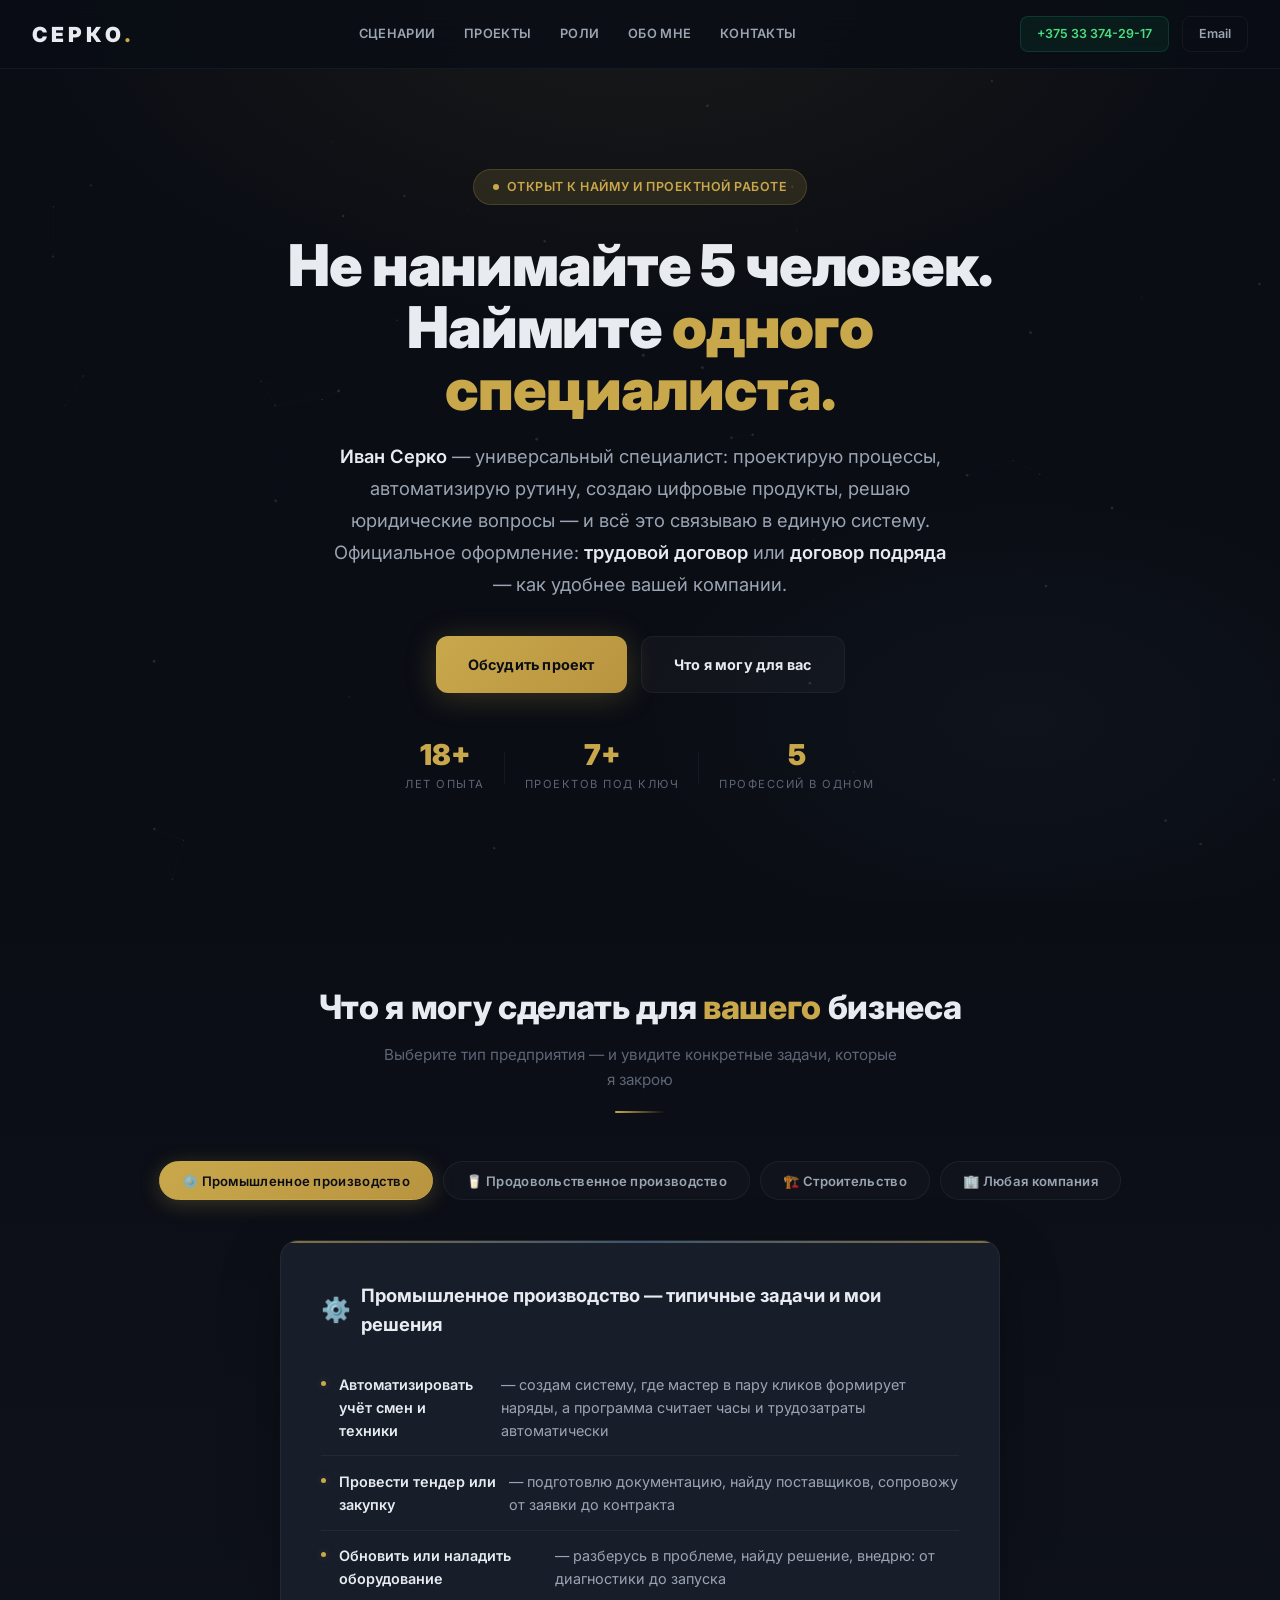
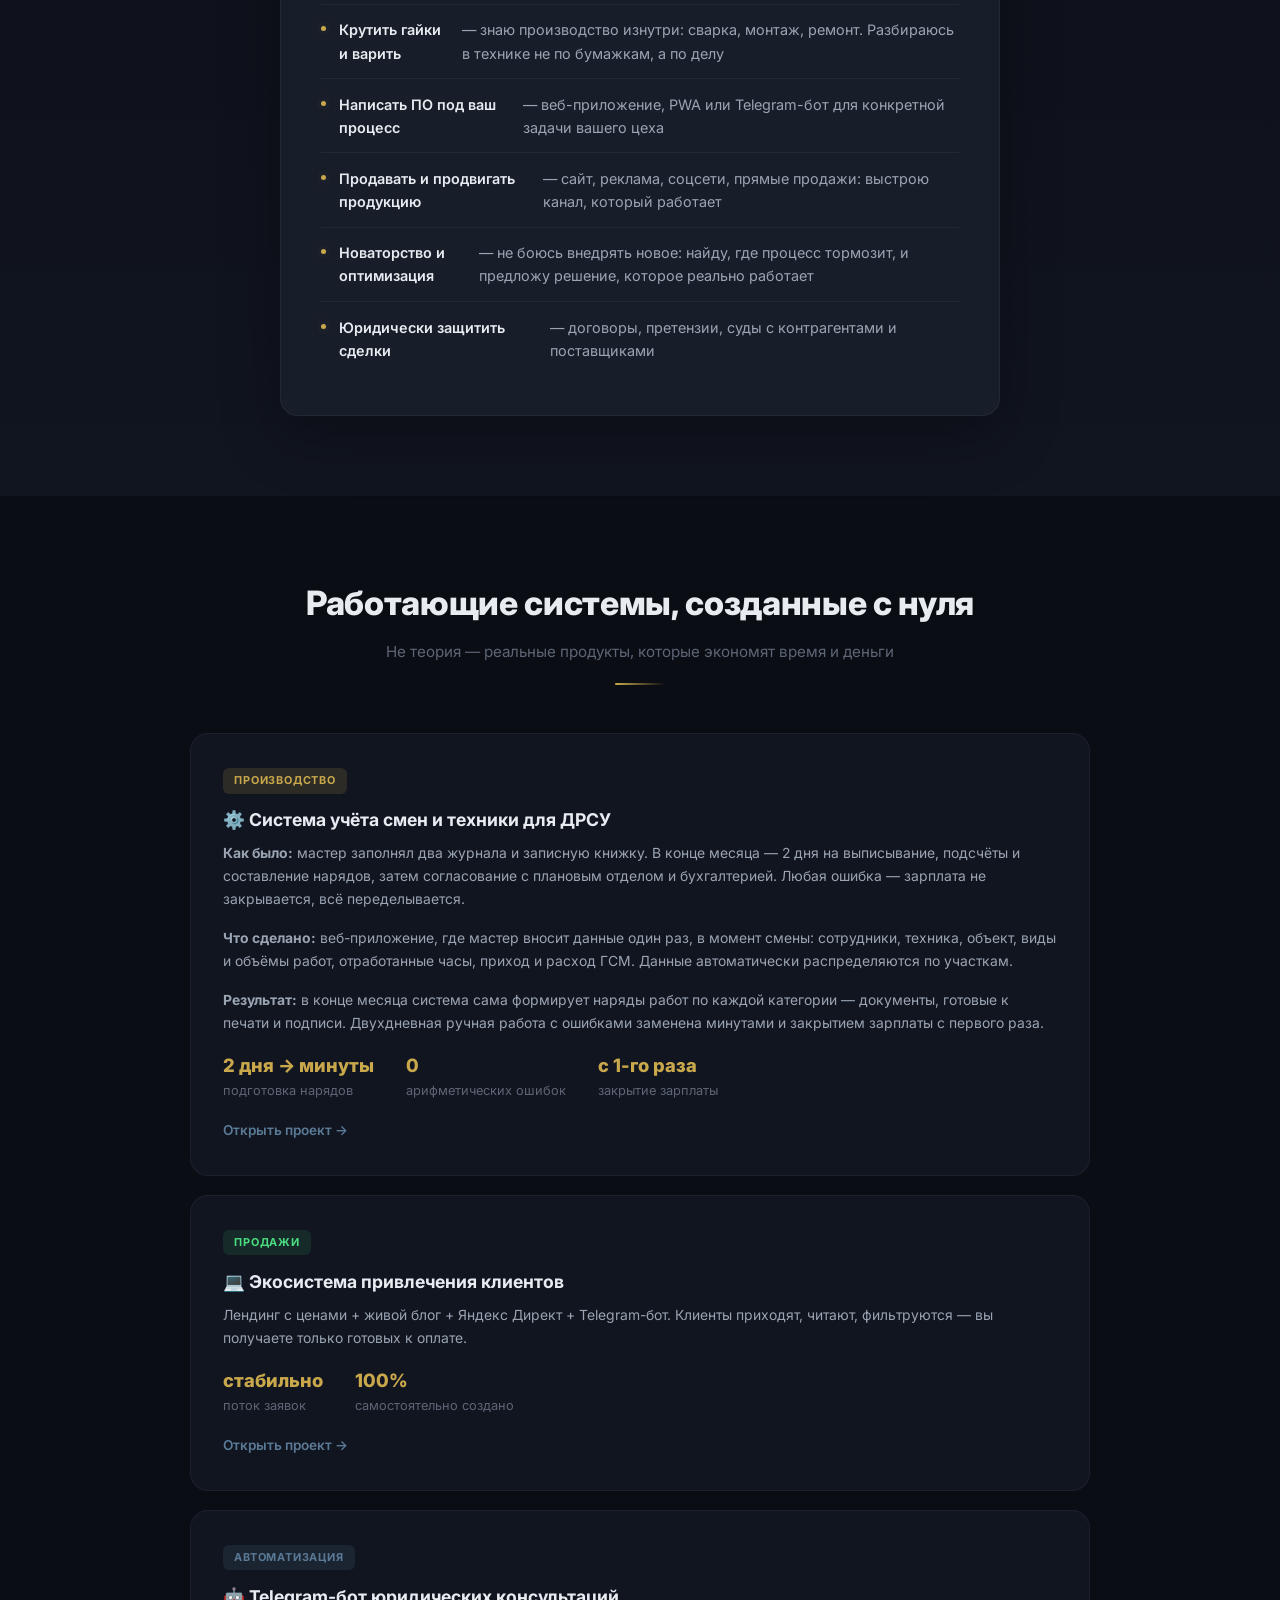
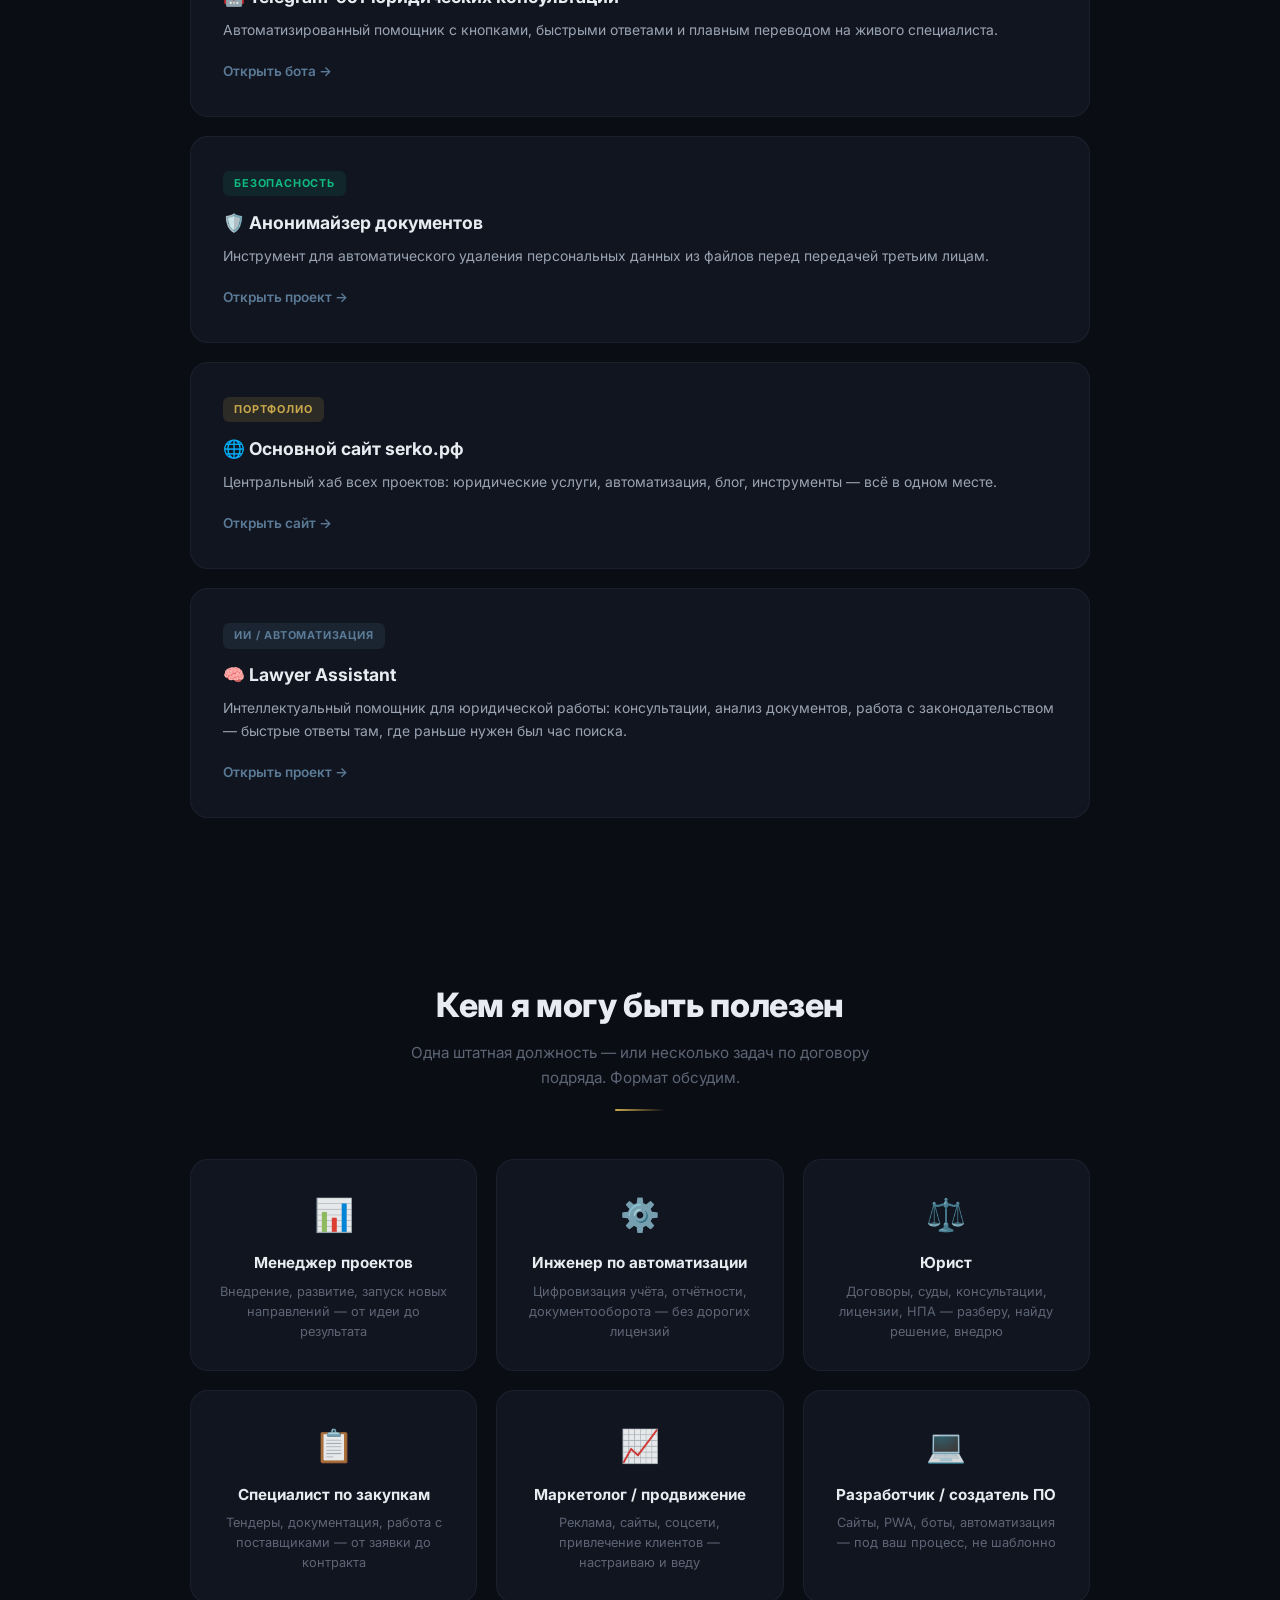
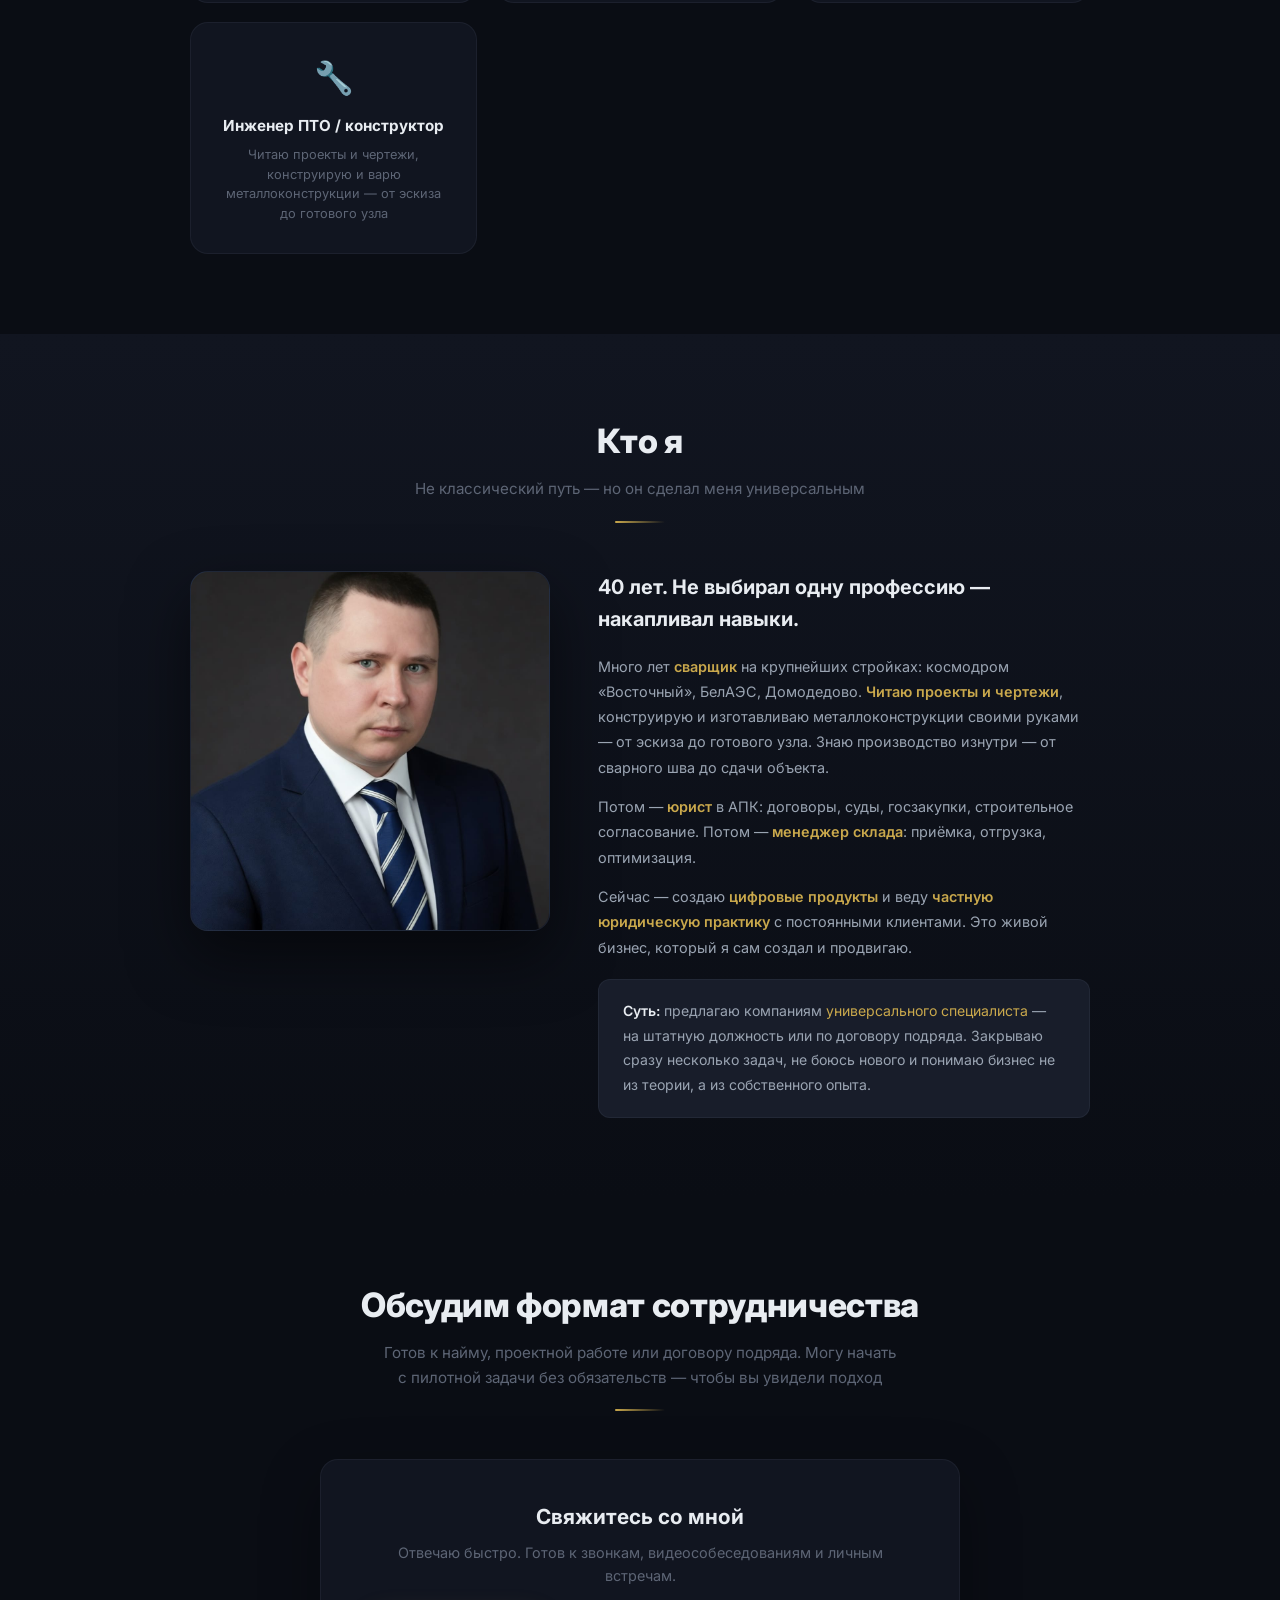
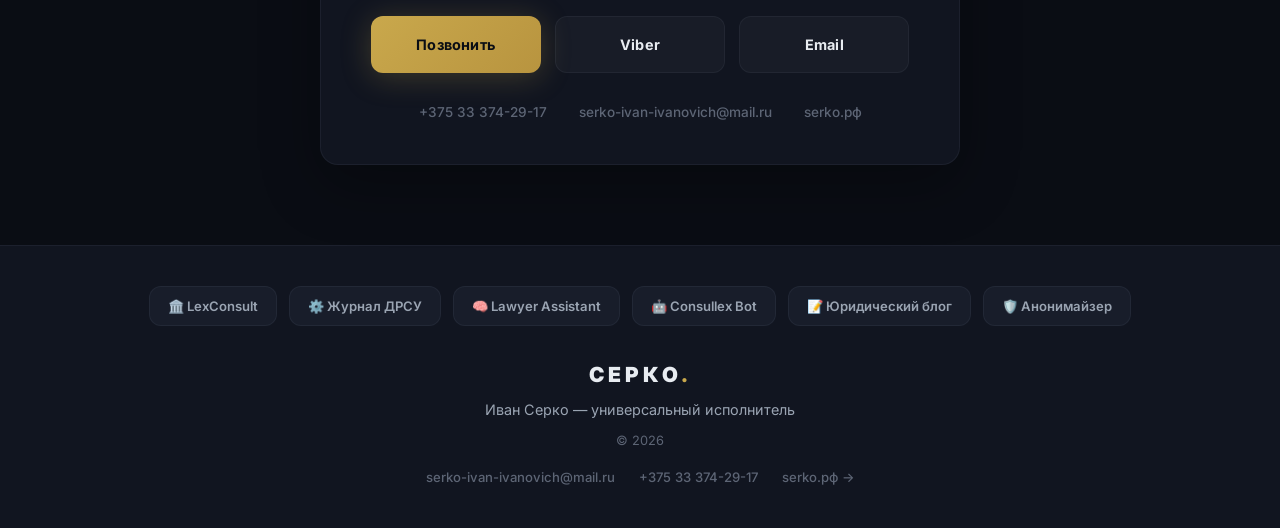
<file: index.html>
<!DOCTYPE html>
<html lang="ru">
<head>
    <meta charset="UTF-8">
    <meta name="viewport" content="width=device-width, initial-scale=1.0, maximum-scale=1.0, user-scalable=no">
    <meta name="robots" content="noindex, nofollow">
    <meta name="yandex-verification" content="c1726ae54fcb89b2">
    <title>Иван Серко — беру задачу от идеи до результата</title>
    <meta name="description" content="Иван Серко — универсальный специалист: автоматизация, сайты и боты, юридическая поддержка, закупки. 18+ лет опыта. Найм или договор подряда, работа по всей России.">
    <link rel="canonical" href="https://иван.серко.рф/">
    <meta property="og:type" content="website">
    <meta property="og:title" content="Иван Серко — беру задачу от идеи до результата">
    <meta property="og:description" content="Универсальный специалист: автоматизация, сайты и боты, юридическая поддержка, закупки. 18+ лет опыта.">
    <meta property="og:url" content="https://иван.серко.рф/">
    <meta property="og:image" content="https://иван.серко.рф/serko.jpg">
    <link rel="preconnect" href="https://fonts.googleapis.com">
    <link href="https://fonts.googleapis.com/css2?family=Inter:wght@300;400;500;600;700;800;900&display=swap" rel="stylesheet">
    <link rel="stylesheet" href="styles.css">
<base target="_blank">
</head>
<body>

<nav class="navbar" aria-label="Основная навигация">
    <a href="#hero" class="nav-logo">СЕРКО<span>.</span></a>

    <div class="nav-links">
        <a href="#scenarios">Сценарии</a>
        <a href="#projects">Проекты</a>
        <a href="#roles">Роли</a>
        <a href="#about">Обо мне</a>
        <a href="#contact">Контакты</a>
    </div>

    <div class="nav-contact-top">
        <a href="tel:+375333742917" class="phone">+375 33 374-29-17</a>
        <a href="mailto:serko-ivan-ivanovich@mail.ru">Email</a>
    </div>

    <button class="mobile-menu-btn" type="button" aria-expanded="false" aria-controls="mobileMenu" aria-label="Открыть меню">☰</button>

    <div class="mobile-menu" id="mobileMenu">
        <a href="#scenarios">Сценарии</a>
        <a href="#projects">Проекты</a>
        <a href="#roles">Роли</a>
        <a href="#about">Обо мне</a>
        <a href="#contact">Контакты</a>
        <a href="tel:+375333742917" class="phone">+375 33 374-29-17</a>
        <a href="mailto:serko-ivan-ivanovich@mail.ru">serko-ivan-ivanovich@mail.ru</a>
    </div>
</nav>

<section class="hero" id="hero">
    <canvas class="hero-canvas" aria-hidden="true"></canvas>
    <div class="hero-content">
        <div class="hero-badge">Открыт к найму и проектной работе</div>
        <h1 class="hero-title">Не нанимайте 5 человек.<br>Наймите <span class="accent">одного специалиста.</span></h1>
        <p class="hero-sub">
            <strong>Иван Серко</strong> — универсальный специалист: проектирую процессы, автоматизирую рутину, создаю цифровые продукты, решаю юридические вопросы — и всё это связываю в единую систему. Официальное оформление: <strong>трудовой договор</strong> или <strong>договор подряда</strong> — как удобнее вашей компании.
        </p>
        <div class="hero-cta">
            <a href="#contact" class="btn btn-primary">Обсудить проект</a>
            <a href="#scenarios" class="btn btn-secondary">Что я могу для вас</a>
        </div>
        <div class="hero-facts">
            <div class="hero-fact">
                <span class="num">18+</span>
                <span class="label">лет опыта</span>
            </div>
            <div class="hero-fact">
                <span class="num">7+</span>
                <span class="label">проектов под ключ</span>
            </div>
            <div class="hero-fact">
                <span class="num">5</span>
                <span class="label">профессий в одном</span>
            </div>
        </div>
    </div>
</section>

<section class="scenarios" id="scenarios">
    <div class="section-header fade-in">
        <h2>Что я могу сделать для <span style="color:var(--accent)">вашего</span> бизнеса</h2>
        <p>Выберите тип предприятия — и увидите конкретные задачи, которые я закрою</p>
        <div class="line"></div>
    </div>
    <div class="scenario-tabs fade-in" role="tablist">
        <button class="scenario-tab active" type="button">⚙️ Промышленное производство</button>
        <button class="scenario-tab" type="button">🥛 Продовольственное производство</button>
        <button class="scenario-tab" type="button">🏗️ Строительство</button>
        <button class="scenario-tab" type="button">🏢 Любая компания</button>
    </div>
    <div class="scenario-card fade-in" id="scenarioCard">
        <h3><span class="emoji">⚙️</span> Промышленное производство — типичные задачи и мои решения</h3>
        <ul class="scenario-list">
            <li><strong>Автоматизировать учёт смен и техники</strong> — создам систему, где мастер в пару кликов формирует наряды, а программа считает часы и трудозатраты автоматически</li>
            <li><strong>Провести тендер или закупку</strong> — подготовлю документацию, найду поставщиков, сопровожу от заявки до контракта</li>
            <li><strong>Обновить или наладить оборудование</strong> — разберусь в проблеме, найду решение, внедрю: от диагностики до запуска</li>
            <li><strong>Крутить гайки и варить</strong> — знаю производство изнутри: сварка, монтаж, ремонт. Разбираюсь в технике не по бумажкам, а по делу</li>
            <li><strong>Написать ПО под ваш процесс</strong> — веб-приложение, PWA или Telegram-бот для конкретной задачи вашего цеха</li>
            <li><strong>Продавать и продвигать продукцию</strong> — сайт, реклама, соцсети, прямые продажи: выстрою канал, который работает</li>
            <li><strong>Новаторство и оптимизация</strong> — не боюсь внедрять новое: найду, где процесс тормозит, и предложу решение, которое реально работает</li>
            <li><strong>Юридически защитить сделки</strong> — договоры, претензии, суды с контрагентами и поставщиками</li>
        </ul>
    </div>
</section>

<section class="projects" id="projects">
    <div class="section-header fade-in">
        <h2>Работающие системы, созданные с нуля</h2>
        <p>Не теория — реальные продукты, которые экономят время и деньги</p>
        <div class="line"></div>
    </div>
    <div class="projects-grid">
        <div class="project-card fade-in">
            <span class="tag">Производство</span>
            <h3>⚙️ Система учёта смен и техники для ДРСУ</h3>
            <p><strong>Как было:</strong> мастер заполнял два журнала и записную книжку. В конце месяца — 2 дня на выписывание, подсчёты и составление нарядов, затем согласование с плановым отделом и бухгалтерией. Любая ошибка — зарплата не закрывается, всё переделывается.</p>
            <p><strong>Что сделано:</strong> веб-приложение, где мастер вносит данные один раз, в момент смены: сотрудники, техника, объект, виды и объёмы работ, отработанные часы, приход и расход ГСМ. Данные автоматически распределяются по участкам.</p>
            <p><strong>Результат:</strong> в конце месяца система сама формирует наряды работ по каждой категории — документы, готовые к печати и подписи. Двухдневная ручная работа с ошибками заменена минутами и закрытием зарплаты с первого раза.</p>
            <div class="project-stats">
                <div class="project-stat"><div class="val">2 дня → минуты</div><div class="lab">подготовка нарядов</div></div>
                <div class="project-stat"><div class="val">0</div><div class="lab">арифметических ошибок</div></div>
                <div class="project-stat"><div class="val">с 1-го раза</div><div class="lab">закрытие зарплаты</div></div>
            </div>
            <a href="https://серко.рф/drsujournal" target="_blank" rel="noopener" class="project-link">Открыть проект →</a>
        </div>
        <div class="project-card fade-in">
            <span class="tag tag-green">Продажи</span>
            <h3>💻 Экосистема привлечения клиентов</h3>
            <p>Лендинг с ценами + живой блог + Яндекс Директ + Telegram-бот. Клиенты приходят, читают, фильтруются — вы получаете только готовых к оплате.</p>
            <div class="project-stats">
                <div class="project-stat"><div class="val">стабильно</div><div class="lab">поток заявок</div></div>
                <div class="project-stat"><div class="val">100%</div><div class="lab">самостоятельно создано</div></div>
            </div>
            <a href="https://серко.рф/lexconsult" target="_blank" rel="noopener" class="project-link">Открыть проект →</a>
        </div>
        <div class="project-card fade-in">
            <span class="tag tag-steel">Автоматизация</span>
            <h3>🤖 Telegram-бот юридических консультаций</h3>
            <p>Автоматизированный помощник с кнопками, быстрыми ответами и плавным переводом на живого специалиста.</p>
            <a href="https://t.me/ConsullexBot" target="_blank" rel="noopener" class="project-link">Открыть бота →</a>
        </div>
        <div class="project-card fade-in">
            <span class="tag tag-emerald">Безопасность</span>
            <h3>🛡️ Анонимайзер документов</h3>
            <p>Инструмент для автоматического удаления персональных данных из файлов перед передачей третьим лицам.</p>
            <a href="https://серко.рф/serko-anonymize/" target="_blank" rel="noopener" class="project-link">Открыть проект →</a>
        </div>
        <div class="project-card fade-in">
            <span class="tag">Портфолио</span>
            <h3>🌐 Основной сайт serko.рф</h3>
            <p>Центральный хаб всех проектов: юридические услуги, автоматизация, блог, инструменты — всё в одном месте.</p>
            <a href="https://серко.рф" target="_blank" rel="noopener" class="project-link">Открыть сайт →</a>
        </div>
        <div class="project-card fade-in">
            <span class="tag tag-steel">ИИ / Автоматизация</span>
            <h3>🧠 Lawyer Assistant</h3>
            <p>Интеллектуальный помощник для юридической работы: консультации, анализ документов, работа с законодательством — быстрые ответы там, где раньше нужен был час поиска.</p>
            <a href="https://серко.рф/lawyer_assistant_v3/" target="_blank" rel="noopener" class="project-link">Открыть проект →</a>
        </div>
    </div>
</section>

<section class="roles" id="roles">
    <div class="section-header fade-in">
        <h2>Кем я могу быть полезен</h2>
        <p>Одна штатная должность — или несколько задач по договору подряда. Формат обсудим.</p>
        <div class="line"></div>
    </div>
    <div class="roles-grid">
        <div class="role-card fade-in"><span class="emoji">📊</span><h3>Менеджер проектов</h3><p>Внедрение, развитие, запуск новых направлений — от идеи до результата</p></div>
        <div class="role-card fade-in"><span class="emoji">⚙️</span><h3>Инженер по автоматизации</h3><p>Цифровизация учёта, отчётности, документооборота — без дорогих лицензий</p></div>
        <div class="role-card fade-in"><span class="emoji">⚖️</span><h3>Юрист</h3><p>Договоры, суды, консультации, лицензии, НПА — разберу, найду решение, внедрю</p></div>
        <div class="role-card fade-in"><span class="emoji">📋</span><h3>Специалист по закупкам</h3><p>Тендеры, документация, работа с поставщиками — от заявки до контракта</p></div>
        <div class="role-card fade-in"><span class="emoji">📈</span><h3>Маркетолог / продвижение</h3><p>Реклама, сайты, соцсети, привлечение клиентов — настраиваю и веду</p></div>
        <div class="role-card fade-in"><span class="emoji">💻</span><h3>Разработчик / создатель ПО</h3><p>Сайты, PWA, боты, автоматизация — под ваш процесс, не шаблонно</p></div>
        <div class="role-card fade-in"><span class="emoji">🔧</span><h3>Инженер ПТО / конструктор</h3><p>Читаю проекты и чертежи, конструирую и варю металлоконструкции — от эскиза до готового узла</p></div>
    </div>
</section>

<section class="about" id="about">
    <div class="section-header fade-in">
        <h2>Кто я</h2>
        <p>Не классический путь — но он сделал меня универсальным</p>
        <div class="line"></div>
    </div>
    <div class="about-grid">
        <div class="about-photo fade-in">
            <img src="serko.jpg" alt="Иван Серко" loading="lazy" onload="this.classList.add('loaded')" onerror="this.style.display='none'">
            <span class="fallback">👨‍💻</span>
        </div>
        <div class="about-text fade-in">
            <h3>40 лет. Не выбирал одну профессию — накапливал навыки.</h3>
            <p>Много лет <strong>сварщик</strong> на крупнейших стройках: космодром «Восточный», БелАЭС, Домодедово. <strong>Читаю проекты и чертежи</strong>, конструирую и изготавливаю металлоконструкции своими руками — от эскиза до готового узла. Знаю производство изнутри — от сварного шва до сдачи объекта.</p>
            <p>Потом — <strong>юрист</strong> в АПК: договоры, суды, госзакупки, строительное согласование. Потом — <strong>менеджер склада</strong>: приёмка, отгрузка, оптимизация.</p>
            <p>Сейчас — создаю <strong>цифровые продукты</strong> и веду <strong>частную юридическую практику</strong> с постоянными клиентами. Это живой бизнес, который я сам создал и продвигаю.</p>
            <div class="about-box">
                <p><strong>Суть:</strong> предлагаю компаниям <span class="highlight">универсального специалиста</span> — на штатную должность или по договору подряда. Закрываю сразу несколько задач, не боюсь нового и понимаю бизнес не из теории, а из собственного опыта.</p>
            </div>
        </div>
    </div>
</section>

<section class="contact" id="contact">
    <div class="section-header fade-in">
        <h2>Обсудим формат сотрудничества</h2>
        <p>Готов к найму, проектной работе или договору подряда. Могу начать с пилотной задачи без обязательств — чтобы вы увидели подход</p>
        <div class="line"></div>
    </div>
    <div class="contact-box fade-in">
        <h3>Свяжитесь со мной</h3>
        <p>Отвечаю быстро. Готов к звонкам, видеособеседованиям и личным встречам.</p>
        <div class="contact-btns">
            <a href="tel:+375333742917" class="btn btn-primary">Позвонить</a>
            <a href="viber://chat?number=%2B375333742917" class="btn btn-secondary">Viber</a>
            <a href="mailto:serko-ivan-ivanovich@mail.ru" class="btn btn-secondary">Email</a>
        </div>
        <div class="contact-links">
            <a href="tel:+375333742917">+375 33 374-29-17</a>
            <a href="mailto:serko-ivan-ivanovich@mail.ru">serko-ivan-ivanovich@mail.ru</a>
            <a href="https://серко.рф" target="_blank" rel="noopener">serko.рф</a>
        </div>
    </div>
</section>

<footer>
    <div class="footer-links">
        <a href="https://серко.рф/lexconsult" target="_blank" rel="noopener">🏛️ LexConsult</a>
        <a href="https://серко.рф/drsujournal" target="_blank" rel="noopener">⚙️ Журнал ДРСУ</a>
        <a href="https://серко.рф/lawyer_assistant_v3/" target="_blank" rel="noopener">🧠 Lawyer Assistant</a>
        <a href="https://t.me/ConsullexBot" target="_blank" rel="noopener">🤖 Consullex Bot</a>
        <a href="https://серко.рф/legal-blog" target="_blank" rel="noopener">📝 Юридический блог</a>
        <a href="https://серко.рф/serko-anonymize/" target="_blank" rel="noopener">🛡️ Анонимайзер</a>
    </div>
    <div class="footer-brand">СЕРКО<span>.</span></div>
    <div class="footer-name">Иван Серко — универсальный исполнитель</div>
    <div class="footer-year">© 2026</div>
    <div class="footer-meta">
        <a href="mailto:serko-ivan-ivanovich@mail.ru">serko-ivan-ivanovich@mail.ru</a>
        <a href="tel:+375333742917">+375 33 374-29-17</a>
        <a href="https://серко.рф" target="_blank" rel="noopener">serko.рф →</a>
    </div>
</footer>

<script src="app.js" defer></script>
</body>
</html>
</file>
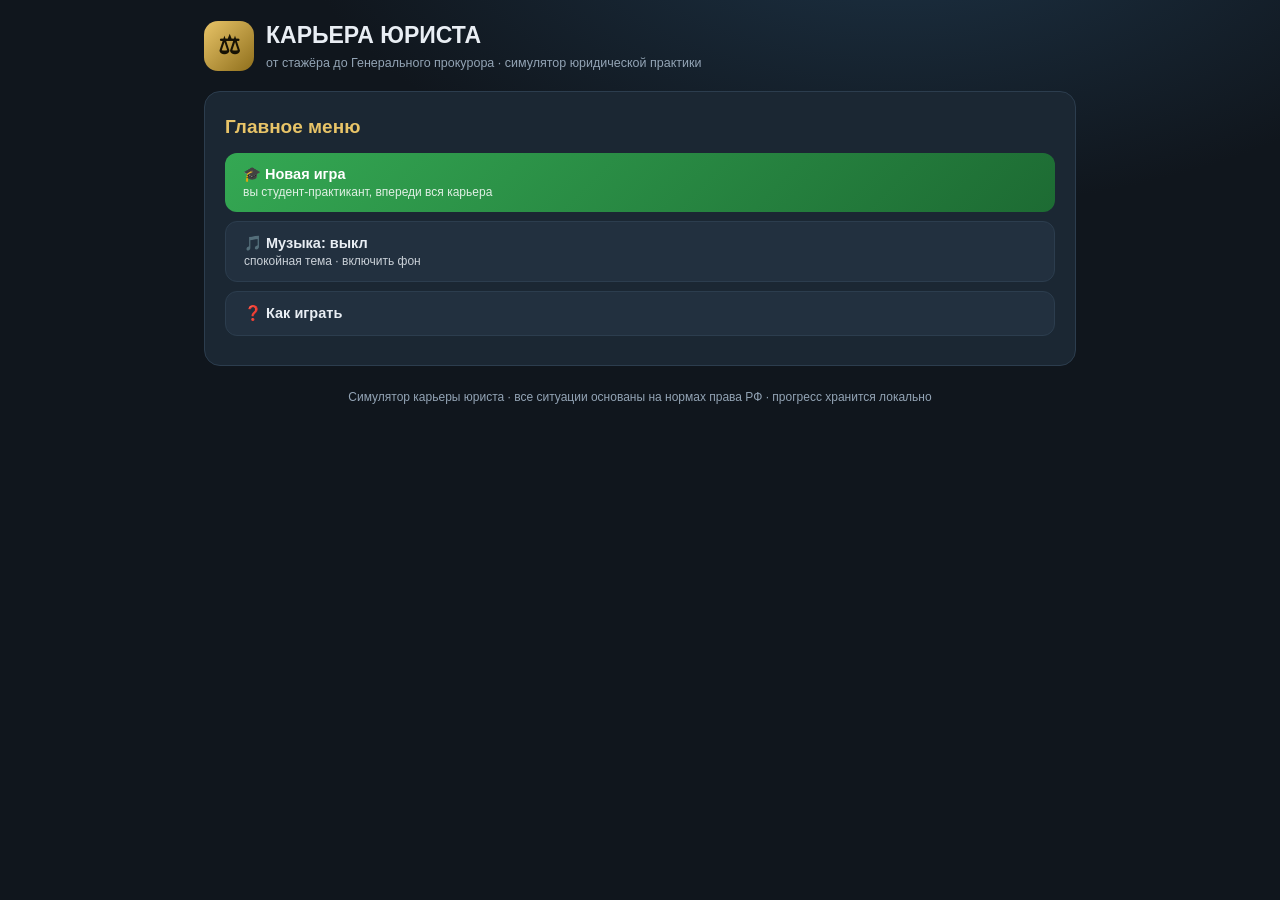
<file: docs/index.html>
<!DOCTYPE html>
<html lang="ru">
<head>
<meta charset="UTF-8">
<meta name="viewport" content="width=device-width, initial-scale=1.0">
<title>Карьера Юриста — от стажёра до Генерального прокурора</title>
<style>
  :root{
    --bg:#10161d; --bg2:#161f29; --card:#1b2733; --card2:#22303f;
    --gold:#e8c468; --green:#4ade80; --red:#f87171; --blue:#60a5fa;
    --text:#e9eef4; --muted:#93a4b5; --line:#2c3d4e;
  }
  *{box-sizing:border-box;margin:0;padding:0}
  body{font-family:'Segoe UI',Roboto,Arial,sans-serif;background:radial-gradient(1000px 500px at 70% -10%,#1d3346 0%,var(--bg) 60%);color:var(--text);min-height:100vh;line-height:1.55}
  .wrap{max-width:900px;margin:0 auto;padding:18px 14px 60px}
  header{display:flex;align-items:center;gap:12px;margin-bottom:18px;flex-wrap:wrap}
  .logo{width:50px;height:50px;border-radius:14px;background:linear-gradient(135deg,var(--gold),#8f6f1c);display:flex;align-items:center;justify-content:center;font-size:25px;font-weight:900;color:#161205;flex:none}
  h1{font-size:23px} h1 small{display:block;font-size:12.5px;color:var(--muted);font-weight:400}
  .card{background:var(--card);border:1px solid var(--line);border-radius:16px;padding:20px;margin-bottom:14px}
  .screen{display:none} .screen.active{display:block;animation:fade .25s}
  @keyframes fade{from{opacity:0;transform:translateY(8px)}to{opacity:1}}
  h2{font-size:19px;color:var(--gold);margin-bottom:12px}
  h3{font-size:13px;color:var(--muted);text-transform:uppercase;letter-spacing:1px;margin:16px 0 8px}
  .btn{display:inline-block;background:linear-gradient(135deg,var(--blue),#2a5ea8);color:#fff;border:none;border-radius:12px;padding:13px 18px;font-size:14.5px;font-weight:700;cursor:pointer;transition:.15s;width:100%;text-align:left;margin-bottom:9px}
  .btn:hover{transform:translateY(-2px);filter:brightness(1.12)}
  .btn small{display:block;font-weight:400;font-size:12px;opacity:.85;margin-top:2px}
  .btn.gold{background:linear-gradient(135deg,var(--gold),#9c7a1d);color:#1a1405}
  .btn.green{background:linear-gradient(135deg,#34a853,#1d6b33)}
  .btn.red{background:linear-gradient(135deg,#d64545,#7e2626)}
  .btn.ghost{background:var(--card2);border:1px solid var(--line);color:var(--text)}
  .btn:disabled{opacity:.4;cursor:not-allowed;transform:none}
  .grid2{display:grid;grid-template-columns:1fr 1fr;gap:9px}@media(max-width:600px){.grid2{grid-template-columns:1fr}}
  /* status bar */
  .status{display:flex;gap:10px;flex-wrap:wrap;font-size:13px;margin-bottom:14px}
  .stat{background:var(--card2);border:1px solid var(--line);border-radius:10px;padding:7px 13px}
  .stat b{color:var(--gold);font-size:15px}
  .money{color:var(--green)} .neg{color:var(--red)}
  /* work task */
  .daytag{display:inline-block;background:var(--card2);border:1px solid var(--line);border-radius:8px;padding:3px 10px;font-size:12px;color:var(--blue);margin-bottom:10px}
  .situation{font-size:16.5px;font-weight:600;margin-bottom:6px}
  .factsbox{background:var(--bg2);border-left:3px solid var(--blue);border-radius:8px;padding:12px 14px;font-size:14.5px;margin:10px 0;white-space:pre-line}
  .taskq{font-size:15px;color:var(--muted);margin-bottom:10px}
  .opts{display:flex;flex-direction:column;gap:7px;margin-top:10px}
  .opt{background:var(--card2);border:1px solid var(--line);border-radius:11px;padding:12px 15px;cursor:pointer;font-size:14.5px;text-align:left;color:var(--text);transition:.12s}
  .opt:hover{border-color:var(--blue);background:#26394e}
  .opt.good{background:#12301f;border-color:var(--green);color:#b8f5cf}
  .opt.badc{background:#341414;border-color:var(--red);color:#f5c1b8}
  .opt.lock{pointer-events:none}
  .resultbox{display:none;margin-top:12px;border-radius:12px;padding:13px 15px;font-size:14px;background:var(--bg2);border:1px solid var(--line)}
  .resultbox .r-good{color:var(--green);font-weight:700}
  .resultbox .r-bad{color:var(--red);font-weight:700}
  .resultbox .law{color:var(--blue);font-size:13px;margin-top:6px}
  .progressbar{height:7px;background:var(--bg2);border-radius:99px;overflow:hidden;margin-bottom:14px}
  .progressbar i{display:block;height:100%;background:linear-gradient(90deg,var(--blue),var(--gold));transition:width .3s}
  .warn{background:#2a1e10;border:1px solid #7a5b1e;border-radius:10px;padding:10px 14px;font-size:13.5px;color:#f0d49a;margin-bottom:12px}
  /* shop */
  .shopitem{display:flex;justify-content:space-between;align-items:center;background:var(--card2);border:1px solid var(--line);border-radius:12px;padding:12px 14px;margin-bottom:8px;gap:10px}
  .shopitem .nm{font-size:14.5px;font-weight:600}
  .shopitem .ds{font-size:12px;color:var(--muted)}
  .shopitem button{flex:none;background:linear-gradient(135deg,var(--green),#1d6b33);color:#fff;border:none;border-radius:10px;padding:9px 16px;font-weight:700;cursor:pointer}
  .shopitem button:disabled{opacity:.35;cursor:not-allowed}
  .owned{color:var(--green);font-size:13px;font-weight:700}
  .toast{position:fixed;bottom:18px;left:50%;transform:translateX(-50%);background:var(--card);border:1px solid var(--gold);border-radius:12px;padding:11px 20px;font-size:13.5px;display:none;z-index:99}
  .examprogress{font-size:13px;color:var(--muted);margin-bottom:10px}
  .qtext{font-size:16px;font-weight:600;margin-bottom:4px}
  .howto li{margin:7px 0 7px 18px;font-size:14px}
  footer{margin-top:22px;font-size:12px;color:var(--muted);text-align:center}
  .big{font-size:17px;font-weight:700}
</style>
</head>
<body>
<div class="wrap">
  <header>
    <div class="logo">⚖</div>
    <h1>КАРЬЕРА ЮРИСТА <small>от стажёра до Генерального прокурора · симулятор юридической практики</small></h1>
  </header>

  <!-- МЕНЮ -->
  <section class="screen active" id="scr-menu">
    <div class="card">
      <h2>Главное меню</h2>
      <button class="btn gold" id="btnContinue" onclick="continueGame()" style="display:none">▶ Продолжить карьеру <small id="contInfo"></small></button>
      <button class="btn green" onclick="newGame()">🎓 Новая игра <small>вы студент-практикант, впереди вся карьера</small></button>
      <button class="btn ghost" onclick="showScreen('scr-howto')">❓ Как играть</button>
    </div>
  </section>

  <!-- КАК ИГРАТЬ -->
  <section class="screen" id="scr-howto">
    <div class="card">
      <h2>Как играть</h2>
      <ul class="howto">
        <li>Вы начинаете студентом и выбираете, куда пойти стажироваться: юрфирма, госучреждение или нотариальная контора.</li>
        <li><b>Рабочий день</b> — 10 ситуаций из реальной юридической практики. В каждой выбираете, что делать: правильное решение — премия, ошибка — штраф из зарплаты.</li>
        <li>За день начисляется оклад. На заработанное можно покупать вещи и недвижимость в магазине — они дают престиж, а престиж увеличивает оклад.</li>
        <li>После 3 рабочих дней на должности открывается <b>экзамен на повышение</b>. Сдали — новая должность, выше оклад и сложнее задачи.</li>
        <li>Лестница: стажёр → юрист → старший юрист → адвокат → партнёр бюро → прокурор → <b>судья</b> → генеральный прокурор.</li>
        <li>⚠️ Судья рассматривает дела и выносит решения. Если в сессии из 5 дел 3 и более решения ошибочны — вас снимут с должности, оштрафуют и придётся возвращаться к адвокатской практике.</li>
        <li>Прогресс сохраняется автоматически в браузере.</li>
      </ul>
      <button class="btn ghost" onclick="showScreen('scr-menu')">← Назад</button>
    </div>
  </section>

  <!-- ВЫБОР РАБОТОДАТЕЛЯ -->
  <section class="screen" id="scr-job">
    <div class="card">
      <h2 id="jobTitle">Выбор места работы</h2>
      <div class="warn" id="jobHint"></div>
      <div id="jobList"></div>
    </div>
  </section>

  <!-- ХАБ / КАБИНЕТ -->
  <section class="screen" id="scr-hub">
    <div class="card">
      <div class="status" id="hubStatus"></div>
      <button class="btn green" onclick="startWorkDay()">💼 Отработать день <small>ситуаций в день: 3 на старте, до 8 на высших должностях · оклад начисляется в начале дня</small></button>
      <button class="btn gold" id="btnExam" onclick="startExam()">📝 Сдать экзамен на повышение <small id="examHint"></small></button>
      <button class="btn" onclick="showScreen('scr-shop');renderShop()">🛒 Магазин <small>траты, престиж, имущество</small></button>
      <button class="btn ghost" onclick="changeJob()">🔄 Сменить место работы <small>та же должность, другой работодатель</small></button>
      <button class="btn ghost" onclick="save();toast('💾 Прогресс сохранён');showScreen('scr-menu');renderMenu()">💾 Сохранить и в меню</button>
    </div>
  </section>

  <!-- РАБОЧИЙ ДЕНЬ -->
  <section class="screen" id="scr-work">
    <div class="card">
      <div class="progressbar"><i id="wBar" style="width:0%"></i></div>
      <div class="examprogress" id="wProg"></div>
      <span class="daytag" id="wTag"></span>
      <div class="situation" id="wSit"></div>
      <div class="factsbox" id="wFacts" style="display:none"></div>
      <div class="taskq" id="wQ"></div>
      <div class="opts" id="wOpts"></div>
      <div class="resultbox" id="wRes"></div>
      <button class="btn gold" id="wNext" style="display:none" onclick="nextTask()">Далее →</button>
    </div>
  </section>

  <!-- ЭКЗАМЕН -->
  <section class="screen" id="scr-exam">
    <div class="card">
      <div class="examprogress" id="eProg"></div>
      <span class="daytag" id="eTag"></span>
      <div class="qtext" id="eQ"></div>
      <div class="opts" id="eOpts"></div>
      <div class="resultbox" id="eRes"></div>
      <button class="btn gold" id="eNext" style="display:none" onclick="nextExamQ()">Далее →</button>
    </div>
  </section>

  <!-- МАГАЗИН -->
  <section class="screen" id="scr-shop">
    <div class="card">
      <h2>Магазин</h2>
      <div class="status" id="shopStatus"></div>
      <div class="warn">💡 Каждая единица престижа добавляет +1% к окладу. Имущество отображается в вашей карьерной летописи.</div>
      <div id="shopList"></div>
      <button class="btn ghost" onclick="showScreen('scr-hub');renderHub()">← В кабинет</button>
    </div>
  </section>

  <!-- СОБЫТИЕ (увольнение, победа и т.п.) -->
  <section class="screen" id="scr-event">
    <div class="card">
      <h2 id="evTitle"></h2>
      <div id="evBody" style="font-size:15px;margin-bottom:12px"></div>
      <button class="btn gold" id="evBtn" onclick="eventOk()">Продолжить</button>
    </div>
  </section>

  <footer>Симулятор карьеры юриста · все ситуации основаны на нормах права РФ · прогресс хранится локально</footer>
</div>
<div class="toast" id="toast"></div>

<script>
/* ============================================================
   ДАННЫЕ КАРЬЕРЫ
   Этап: {title, examTitle, employers:[{name, salary}], tasks:[...], exam:[...]}
   Задача: {s: ситуация, q: вопрос, o:[варианты], c: индекс верного, r: премия, f: штраф, e: пояснение, law: норма}
   ============================================================ */

const STAGES = [

/* ================= ЭТАП 0. СТАЖЁР ================= */
{title:"Стажёр", examTitle:"Зачёт по делопроизводству",
 employers:[
  {name:"Юрфирма «Прима»", salary:12000},
  {name:"Отдел ЗАГС администрации", salary:10000},
  {name:"Нотариальная контора № 14", salary:14000}],
 tasks:[
 {s:"Вам поручили подготовить договор для подписания. Секретарь протягивает вам ручку.", q:"Чем подписывают юридически значимые документы?", o:["Простым карандашом — чтобы можно было исправить","Шариковой/гелевой ручкой с чёрными или синими чернилами","Красной ручкой — официально","Фломастером любого цвета"], c:1, r:400, f:400, e:"Подпись выполняется ручкой с пастой чёрного или синего цвета. Карандаш допускается лишь для черновиков и пометок, подпись карандашом оспаривается и недопустима.", law:"ГОСТ Р 7.0.11-2011, правила делопроизводства"},
 {s:"В договоре обнаружена опечатка в реквизите стороны. Документ ещё не подписан.", q:"Как правильно исправить?", o:["Зачеркнуть ошибку, рядом вписать верное и подписать исправление","Использовать корректор («замазку»)","Вырывать лист и перепечатывать весь договор","Написать поверх исправленную букву"], c:0, r:400, f:400, e:"Исправления в документах делаются путём зачёркивания одной чертой, вписывания верных данных и заверения подписью с датой. Корректор и неаккуратные правки недопустимы.", law:"Правила делопроизводства, ГОСТ Р 7.0.97-2016"},
 {s:"Конец дня: готовое производство по делу нужно сдать в архив.", q:"Как правильно подготовить дело?", o:["Скрепить листы степлером — быстро и надёжно","Прошить дело нитками, пронумеровать листы сквозной нумерацией и скрепить подписью","Склеить листы скотчем","Сложить листы в папку без нумерации"], c:1, r:400, f:400, e:"Дела прошиваются нитками, листы нумеруются сквозной арабской нумерацией, на обороте дела указывается количество листов и ставится подпись.", law:"Правила делопроизводства органов и организаций"},
 {s:"Составляете договор купли-продажи квартиры. Секретарь спрашивает, как писать дату.", q:"Как оформляется дата в договоре?", o:["Как удобно: «15.09.26»","Прописью: «15 сентября 2026 года»","Только арабскими цифрами без слов","Дату не пишут — главное подпись"], c:1, r:400, f:400, e:"В договорах дату принято указывать словами и цифрами («15 сентября 2026 года») — это исключает дописывание и подделку.", law:"Ст. 432 ГК РФ, правила оформления договоров"},
 {s:"Клиент просит заверить копию своего паспорта для дела фирмы.", q:"Как правильно заверить копию?", o:["Просто отдать ксерокопию без пометок","Написать «Копия верна», поставить подпись с расшифровкой и дату","Поставить только печать","Заверение не требуется никогда"], c:1, r:400, f:400, e:"Копия заверяется надписью «Копия верна» (или «Верно»), подписью с расшифровкой и датой. Для ряда случаев требуется нотариальное удостоверение копии.", law:"Правила делопроизводства; ст. 77 Основ законодательства о нотариате"},
 {s:"Звонит незнакомый человек: «Я родственник вашего клиента Иванова, расскажите, что у него за дело».", q:"Ваши действия?", o:["Рассказать — родственникам можно доверять","Отказаться: сведения о клиенте и деле не разглашаются, предложить обратиться к самому клиенту","Сообщить только сумму долга","Попросить перезвонить вечером"], c:1, r:500, f:600, e:"Сведения, составляющие адвокатскую тайну и персональные данные, не разглашаются третьим лицам без согласия клиента.", law:"ст. 6 Закона об адвокатуре, ст. 7 152-ФЗ"},
 {s:"Направляете документы в суд почтой — несколько листов и диск.", q:"Что нужно сделать обязательно?", o:["Положить в конверт и отправить без описи","Составить опись вложения в двух экземплярах, один вложить в конверт, другой — с отметкой почты оставить у себя","Отправить без конверта как письмо","Позвонить судье и продиктовать содержание"], c:1, r:400, f:400, e:"Опись вложения — доказательство, что именно и когда было отправлено. Без неё в суде сложно доказать соблюдение срока и состав отправки.", law:"Правила оформления почтовых отправлений, практика судов"},
 {s:"В архиве обнаружили старое дело с документами, прикреплёнными скотчем.", q:"Ваша реакция?", o:["Оставить как есть","Переподшить документы нитками по правилам делопроизводства","Склеить ещё раз посильнее","Выбросить старые листы"], c:1, r:400, f:400, e:"Скотч со временем разрушается и портит бумагу. Документы подшиваются нитками; при переподшивке составляется акт.", law:"Правила делопроизводства"},
 {s:"Партнёр попросил передать ему срочное письмо из суда «по цепочке через стажёров».", q:"Что делать?", o:["Передать через двух стажёров — так принято","Передать лично в руки и получить отметку о вручении","Бросить на стол партнёра","Сфотографировать и отправить в мессенджер"], c:1, r:400, f:500, e:"Судебная корреспонденция и важные документы передаются под отметку о вручении (резолюция, подпись, дата), чтобы не потерять сроки.", law:"Правила делопроизводства"},
 {s:"Вам доверили первичную регистрацию входящего письма от суда.", q:"Правильная последовательность?", o:["Отдать руководителю, а потом зарегистрировать, если останется время","Зарегистрировать в журнале входящей корреспонденции с отметкой о поступлении и только затем передать руководителю","Сначала ответить в суд, потом зарегистрировать","Регистрация не нужна для судебных писем"], c:1, r:400, f:400, e:"Входящий документ сначала регистрируется (штамп, журнал, входящий номер), затем передаётся исполнителю. Судебные письма имеют процессуальные сроки!", law:"Правила делопроизводства, ст. 165 ГПК РФ (исчисление сроков)"},
 {s:"Руководитель подписал резолюцию на письме без указания срока исполнения.", q:"Ваши действия?", o:["Молча сделать, когда получится","Уточнить срок исполнения и проставить его в резолюции","Не выполнять поручение","Исполнить и не сообщать о готовности"], c:1, r:400, f:400, e:"Резолюция должна содержать срок исполнения и отметку о его соблюдении. Это защищает и исполнителя, и клиента.", law:"Правила делопроизводства"},
 {s:"Клиент просит оставить оригиналы его документов «просто на столе — я завтра заберу».", q:"Как поступить?", o:["Оставить на рабочем столе","Сдать на временное хранение с записью в журнале/органайзере","Взять документы домой для сохранности","Спрятать в ящик без записи"], c:1, r:400, f:500, e:"Документы клиентов хранятся под отчёт: органайзер, журнал учёта. Потеря документов — гражданско-правовая ответственность фирмы.", law:"ст. 886, 901 ГК РФ (хранение, поручение)"}
 ],
 exam:[
 {q:"Какой общий срок исковой давности установлен ГК РФ?", o:["1 год","2 года","3 года","5 лет"], c:2, e:"Общий срок — 3 года (ст. 196 ГК)."},
 {q:"Сделка, совершённая под влиянием существенного заблуждения, является:", o:["ничтожной","оспоримой","действительной","не имеет значения"], c:1, e:"Ст. 178 ГК — оспоримая сделка, признаётся недействительной по иску потерпевшего."},
 {q:"Право собственности на квартиру по договору купли-продажи возникает с момента:", o:["подписания договора","передачи ключей","регистрации перехода права в ЕГРН","уплаты всей суммы"], c:2, e:"Ст. 223 ГК — с момента государственной регистрации."},
 {q:"Кто считается невиновным, пока виновность не доказана в предусмотренном законом порядке?", o:["каждый обвиняемый в совершении преступления","только несовершеннолетние","никто — виновность презюмируется","только граждане РФ"], c:0, e:"Ст. 49 Конституции РФ — презумпция невиновности."},
 {q:"Сколько экземпляров договора составляется по общему правилу?", o:["Один — для одной стороны","По числу сторон, участвующих в сделке, но не менее двух","Три — всегда","Договор составляется только в одном экземпляре с нотариусом"], c:1, e:"П. 2 ст. 434 ГК — столько экземпляров, сколько сторон, но не менее двух."},
 {q:"Кто вправе знакомиться с материалами гражданского дела в суде первой инстанции?", o:["любой гражданин по запросу","лица, участвующие в деле, и иные заинтересованные лица с разрешения суда","только судья","только прокурор"], c:1, e:"Ст. 35 ГПК — лица, участвующие в деле; иные лица — с разрешения суда."}
 ]},

/* ================= ЭТАП 1. ЮРИСТ ================= */
{title:"Юрист", examTitle:"Квалификационный экзамен «Практика гражданского права»",
 employers:[
  {name:"Юрфирма «Прима»", salary:25000},
  {name:"Банк «Восток», отдел претензий", salary:30000},
  {name:"Агентство недвижимости «Метр»", salary:28000}],
 tasks:[
 {s:"Должник не возвращает 80 000 ₽ по договору займа. Руководитель просит «сразу подавать иск».", q:"С чего начать работу с должником?", o:["Сразу готовить исковое заявление","Отправить претензию с требованием, сроком и расчётом — досудебный порядок часто обязателен или выгоден","Позвонить и угрожать уголовной статьёй","Написать заявление в полицию"], c:1, r:800, f:800, e:"Претензионный порядок обязателен, если предусмотрен договором или законом, а также это шанс решить вопрос без суда и пошлин. Угрозы уголовным делом за гражданский долг — самостоятельное правонарушение.", law:"ГК РФ, ст. 165.1 ГК (обязанность добросовестности), практика ВС РФ"},
 {s:"Цена иска — 50 000 ₽. Нужно рассчитать госпошлину.", q:"Сколько составит госпошлина?", o:["400 ₽","2 000 ₽","3 000 ₽","5 000 ₽"], c:1, r:800, f:800, e:"До 100 000 ₽: 4% от цены иска, но не менее 400 ₽. 4% от 50 000 = 2 000 ₽.", law:"пп. 1 п. 1 ст. 333.19 НК РФ"},
 {s:"Клиент — покупатель испорченного телефона. Магазин в другом районе города.", q:"Куда можно подать иск?", o:["Только по месту нахождения магазина","По выбору истца: по своему месту жительства, месту ответчика, месту заключения или исполнения договора","Только по месту регистрации истца","Только в арбитражный суд"], c:1, r:800, f:800, e:"Ст. 17 ЗоЗПП + ст. 29 ГПК — иск о защите прав потребителей может быть предъявлен по выбору истца.", law:"ст. 29 ГПК РФ, ст. 17 ЗоЗПП"},
 {s:"Готовите исковое заявление по делу с двумя ответчиками.", q:"Сколько копий иска нужно приложить?", o:["Одну — суд скопирует сам","По одной копии на каждое лицо, участвующее в деле, плюс квитанция госпошлины и доказательства направления копий","Копии не нужны вообще","По три экземпляра на каждого"], c:1, r:800, f:800, e:"Ст. 132 ГПК: копии иска по числу лиц, участвующих в деле; доказательства направления копий другим лицам.", law:"ст. 131–132 ГПК РФ"},
 {s:"Покупатель квартиры просит проверить «чистоту» объекта.", q:"Какой запрос даст сведения о правах, арестах и запретах?", o:["Выписка из ЕГРН о переходе прав и характеристиках объекта","Справка из паспортного стола","Выписка из домовой книги только","Справка о доходах продавца"], c:0, r:800, f:700, e:"Выписка из ЕГРН показывает зарегистрированных правообладателей, аресты, запреты, обременения. С 2017 г. — основной источник сведений о недвижимости.", law:"ст. 62 ФЗ-218 «О государственной регистрации недвижимости»"},
 {s:"Согласовываете договор аренды офиса. Собственник настаивает: «главное — подписи».", q:"Какие условия обязательны в договоре аренды?", o:["Только подписи сторон","Предмет (конкретное имущество) и цена (арендная плата); остальное — по согласованию","Только срок","ФИО арендатора"], c:1, r:800, f:700, e:"Ст. 432, 607, 654 ГК: существенными условиями аренды являются предмет и цена. Неуказание их делает договор незаключённым.", law:"ст. 654 ГК РФ"},
 {s:"К фирме явился представитель контрагента с доверенностью.", q:"Что проверить в первую очередь?", o:["Красиво ли оформлен бланк","Срок действия доверенности и объём полномочий, соответствие подписи уставу/ЕГРЮЛ","Возраст представителя","Цвет пасты подписи"], c:1, r:800, f:800, e:"Сделка, совершённая от имени юрлица лицом, не уполномоченным или с превышением полномочий, может быть признана недействительной. Срок доверенности — не более 3 лет.", law:"ст. 182, 185–186 ГК РФ"},
 {s:"Клиент хочет расторгнуть договор подряда, подрядчик против.", q:"Как юридически грамотно оформить односторонний отказ?", o:["Сообщить по телефону","Направить письменное уведомление с подтверждением вручения (вручение под подпись, заказное письмо с описью, курьер с отметкой)","Написать в соцсети подрядчику","Молча перестать платить"], c:1, r:800, f:800, e:"Односторонний отказ должен быть совершён в той же форме, что и договор, с доказательством направления. Иначе — спор о том, состоялся ли отказ.", law:"ст. 310, 782 ГК РФ"},
 {s:"Должник в переписке написал: «Да, долг признаю, выплачу через месяц». Долгу уже 2 года 11 месяцев.", q:"Что произошло со сроком исковой давности?", o:["Ничего — переписка не имеет значения","Прерван: признание долга влечёт перерыв давности, срок начнётся заново","Срок увеличился до 5 лет","Срок прекратился навсегда"], c:1, r:1000, f:800, e:"Признание долга (письменно) — основание перерыва давности (п. 2 ст. 203 ГК). Обратите внимание: обычная претензия сама по себе давность не прерывает!", law:"ст. 203 ГК РФ"},
 {s:"Бухгалтерия передала акт сверки взаиморасчётов для подписания контрагентом.", q:"Как правильно действовать?", o:["Подписать сразу — всё равно бухгалтерия считала","Проверить каждую операцию; расхождения отразить в акте или приложить мотивированные возражения","Подписать, а потом оспорить в суде","Не подписывать вообще — акт ни к чему"], c:1, r:800, f:800, e:"Подписанный акт сверки — письменное признание долга. Его оспаривают только при недостатках воли или счётной ошибке.", law:"п. 5 постановления Пленума ВС РФ № 49 от 25.12.2018"},
 {s:"Поставщик просрочил поставку. В договоре неустойка не предусмотрена.", q:"Что можно взыскать помимо основного долга?", o:["Ничего — неустойка не согласована","Проценты за пользование чужими денежными средствами по ст. 395 ГК","Только моральный вред","Штраф 50% в пользу фирмы"], c:1, r:1000, f:800, e:"При просрочке денежного обязательства закон предусматривает проценты по ключевой ставке независимо от условий договора.", law:"ст. 395 ГК РФ"},
 {s:"У фирмы есть нотариально удостоверенный договор займа на 300 000 ₽, должник не платит.", q:"Оптимальный способ быстрого взыскания?", o:["Исковое производство в полном объёме","Заявление о выдаче судебного приказа (требования до 500 000 ₽ по нотариальным сделкам)","Жалоба прокурору","Немедленное обращение к приставам без суда"], c:1, r:1000, f:800, e:"Судебный приказ выдаётся без судебного разбирательства в 5-дневный срок. Должник может отменить его возражениями — тогда иск.", law:"ст. 121–122 ГПК РФ"}
 ],
 exam:[
 {q:"Срок исключительной давности на оспаривание сделки по ст. 181 ГК:", o:["6 месяцев","1 год","3 года","5 лет"], c:1, e:"Год со дня начала исполнения ничтожной сделки или когда лицо узнало об основании оспаривания."},
 {q:"Договор дарения недвижимости требует:", o:["простой письменной формы","нотариального удостоверения","устной формы","только регистрации без нотариуса"], c:1, e:"Ст. 574 ГК — нотариальная форма."},
 {q:"Крупная сделка ООО требует:", o:["одобрения общего собрания участников (или совета директоров, если устав передал это полномочие)","только подписи директора","одобрения нотариуса","одобрения банка"], c:0, e:"Ст. 46 ФЗ об ООО; превышение полномочий влечёт оспоримость сделки."},
 {q:"Неустойку за просрочку в договоре не установили. Взыскать можно:", o:["ничего","законные проценты по ст. 395 ГК","двойную неустойку","только расходы на юриста без ограничений"], c:1, e:"Проценты по ст. 395 — законная мера ответственности."},
 {q:"Общий срок рассмотрения дела районным судом первой инстанции:", o:["1 месяц","2 месяца","3 месяца","6 месяцев"], c:1, e:"Ст. 154 ГПК."},
 {q:"Апелляционная жалоба на решение суда подаётся в течение:", o:["10 дней","1 месяца","2 месяцев","3 месяцев"], c:1, e:"Ст. 321 ГПК — месяц со дня принятия решения в окончательной форме."},
 {q:"Свидетельские показания оцениваются судом:", o:["как безусловная истина","в совокупности с другими доказательствами","никак — не допускаются","только при видеозаписи"], c:1, e:"Ст. 67 ГПК — никакое доказательство не имеет заранее установленной силы."}
 ]},

/* ================= ЭТАП 2. СТАРШИЙ ЮРИСТ ================= */
{title:"Старший юрист", examTitle:"Экзамен на руководителя юридической службы",
 employers:[
  {name:"Юрфирма «Прима», старший юрист", salary:50000},
  {name:"Девелопер «СтройИнвест»", salary:55000},
  {name:"Сеть клиник «МедикСити»", salary:52000}],
 tasks:[
 {s:"Директор ООО хочет заключить сделку на 60% стоимости активов компании без одобрения.", q:"Чем это грозит?", o:["Ничем — директор всё может","Это крупная сделка: без одобрения общего собрания (или органа по уставу) сделка оспорима","Сделка ничтожна всегда","Только штраф 1000 ₽"], c:1, r:1500, f:1200, e:"Крупная/сделка с заинтересованностью без одобрения — оспоримая (ст. 46 ФЗ об ООО). Убытки возмещает директор.", law:"ст. 46, 71 ФЗ «Об ООО»"},
 {s:"Новый контрагент торопит с подписанием договора на 5 млн ₽.", q:"Что проверить ДО подписания?", o:["Только цену","ЕГРЮЛ (директор, уставный капитал, дата регистрации), картотеку арбитражных дел, ФССП, банкротства, бенефициаров","Отзывы в интернете","Цвет логотипа"], c:1, r:1500, f:1500, e:"Добросовестность проверки контрагента защищает от притворных сделок и позволяет взыскать убытки с должностных лиц.", law:"ст. 53 ГК, ст. 10 ГК, практика ВС РФ о добросовестности"},
 {s:"Банк просит обеспечить обязательство клиента.", q:"Чем поручительство отличается от залога?", o:["Ничем — синонимы","Поручитель — личное обязательство отвечать своим имуществом; залог — обеспечение конкретным имуществом должника или третьего лица","Залог возможен только у нотариуса","Поручительство возможно только в арбитраже"], c:1, r:1500, f:1200, e:"Поручительство — фидуциарная обязанность; залог — вещное право на имущество. Поручительство действует, пока не исполнено основное обязательство.", law:"ст. 334, 361 ГК РФ"},
 {s:"Стороны договора хотят изменить цену.", q:"Как оформить?", o:["Устно договориться","Дополнительным соглашением в письменной форме, подписанным обеими сторонами","Новым письмом от одной стороны","Новым договором обязательно"], c:1, r:1200, f:1000, e:"Изменение договора оформляется тем же способом, что и договор. Для письменного договора — письменное допсоглашение.", law:"ст. 452–453 ГК РФ"},
 {s:"Руководитель отдела продаж заявляет: «увольняюсь с сегодняшнего дня».", q:"Когда прекратится договор?", o:["С сегодняшнего дня — слово сказано","Через 2 недели после письменного уведомления работодателя","Через месяц","Через 3 дня"], c:1, r:1200, f:1000, e:"Ст. 80 ТК: работник уведомляет работодателя в письменной форме за 2 недели. Стороны могут сократить срок.", law:"ст. 80, 81 ТК РФ"},
 {s:"Истекает срок исполнения решения, должник не платит, есть риск растраты имущества.", q:"Что подать в суд?", o:["Заявление о принудительном исполнении","Заявление о принятии обеспечительных мер (арест счетов и имущества) до вынесения решения или в его исполнение по правилам гл. 13 ГПК","Жалобу на судью","Запрос в налоговую"], c:1, r:1500, f:1200, e:"Обеспечение иска возможно на любой стадции дела; в целях исполнения решения арест накладывается по заявлению взыскателя.", law:"ст. 137–141, 350 ГПК РФ"},
 {s:"Бухгалтерия спрашивает, можно ли один документ заменить и счёт-фактуру, и накладную.", q:"Ваш ответ?", o:["Нельзя — нужны два документа","Можно — оформить универсальный передаточный документ (УПД)","Только если покупатель — физлицо","Только с разрешения налоговой"], c:1, r:1200, f:1000, e:"УПД совмещает счёт-фактуру и первичный документ (упд статус 1). Стороны могут договориться об использовании УПД.", law:"Постановление Правительства РФ № 1137, п. 2 ст. 169 НК РФ"},
 {s:"Клиент обнаружил, что год назад подписал сделку под влиянием обмана.", q:"Совет?", o:["Поздно — ничего нельзя сделать","Можно оспорить: срок исключительной давности 1 год со дня, когда узнали об обмане; доказательства — переписка, свидетели","Можно оспорить в течение 3 лет всегда","Сделка ничтожна — просто не исполнять"], c:1, r:1500, f:1200, e:"Ст. 179 ГК (обман) + ст. 181 (срок 1 год). Сделка оспорима, не ничтожна.", law:"ст. 179, 181 ГК РФ"},
 {s:"Контрагент подал заявление о своём банкротстве, ему должны 2 млн ₽.", q:"Действия кредитора?", o:["Ждать окончания процедуры","Включить требования в реестр через арбитражного управляющего, заявить в текущие платежи, контролировать собрание кредиторов","Подать иск в суд общей юрисдикции параллельно","Требовать арест всего имущества через приставов"], c:1, r:1500, f:1500, e:"После принятия заявления о банкротстве взыскание имущества прекращается; все требования заявляются в конкурсное производство.", law:"ст. 63, 71 Закона о банкротстве № 127-ФЗ"},
 {s:"HR просит оформить обработку персональных данных новых сотрудников.", q:"Что необходимо?", o:["Ничего — фото на пропуске не считается","Политика обработки ПДн, согласия работников (или иное законное основание), приказ о допуске, меры защиты","Только устное согласие","Разрешение прокуратуры"], c:1, r:1200, f:1200, e:"152-ФЗ требует правового основания, информирования и защиты ПДн. Штрафы по ст. 13.11 КоАП для юрлиц — до 500 000 ₽.", law:"152-ФЗ, ст. 13.11 КоАП РФ"},
 {s:"Собственник просит продать квартиру, которая находится в залоге у банка.", q:"Риски?", o:["Никаких — залог никому не виден","Переход права возможен, но залог следует за имуществом: покупатель рискует потратить объект при невыплате кредита; нужно согласование банка или погашение кредита","Квартиру нельзя продать никогда","Можно, но только за полцены"], c:1, r:1500, f:1200, e:"П. 2 ст. 353 ГК: при отчуждении заложенного имущества залог переходит на нового собственника. Сделка с залогом — риск, требует оценки.", law:"ст. 353 ГК РФ"},
 {s:"Получен иск от бывшего сотрудника о взыскании зарплаты за переработки, подписей в табеле нет.", q:"Стратегия защиты?", o:["Игнорировать — не явились, нечего взыскивать","Проверить производственный календарь, графики, приказы, доказательства работы в выходные; отсутствие подписей само по себе не освобождает от учёта рабочего времени","Сразу уволить истца","Предложить взятку"], c:1, r:1500, f:1500, e:"Бремя доказывания переработки — на работнике, но работодатель обязан вести учёт рабочего времени (ст. 91 ТК); штрафы и компенсации по ст. 236 ТК.", law:"ст. 91, 99, 152, 236 ТК РФ"}
 ],
 exam:[
 {q:"Срок принятия наследства:", o:["3 месяца","6 месяцев","1 год","2 года"], c:1, e:"Ст. 1154 ГК."},
 {q:"Брачный договор удостоверяется:", o:["в простой письменной форме","нотариально","в ЗАГСе","не требует формы"], c:1, e:"Ст. 41 СК РФ."},
 {q:"Алименты на одного ребёнка по общему правилу:", o:["1/6 дохода","1/4 дохода","1/3 дохода","фиксированная сумма всегда"], c:1, e:"П. 1 ст. 81 СК РФ."},
 {q:"Залог недвижимости (ипотека) возникает с момента:", o:["подписания договора","внесения записи в ЕГРН","передачи ключей","выплаты кредита"], c:1, e:"Ст. 334 п. 1 ГК — регистрация в ЕГРН."},
 {q:"Срок рассмотрения дела арбитражным судом первой инстанции по общему правилу:", o:["1 месяц","2 месяца","3 месяца","6 месяцев"], c:2, e:"Ст. 152 АПК."},
 {q:"Лицо, ответственное за причинение вреда жизни гражданина, несёт ответственность:", o:["только виновное лицо","причинитель вреда; если он несовершеннолетний — родители (почти всегда)","только государство","никто"], c:1, e:"Ст. 1064, 1073 ГК — родители отвечают за детей до 14 лет, несовершеннолетние 14–18 — сами с субсидиарной ответственностью родителей."},
 {q:"Общий срок давности по КоАП:", o:["1 месяц","2 месяца","6 месяцев","1 год"], c:1, e:"Ст. 4.5 КоАП; по отдельным составам — до 1 года."}
 ]},

/* ================= ЭТАП 3. АДВОКАТ ================= */
{title:"Адвокат", examTitle:"Квалификационный экзамен в адвокатскую палату",
 employers:[
  {name:"Адвокатское бюро «Фемида»", salary:80000},
  {name:"Коллегия адвокатов «Вердикт»", salary:75000},
  {name:"Сolo-практика (кабинет)", salary:90000}],
 tasks:[
 {s:"Вас пригласили участвовать в следственном действии как «юрист по договору».", q:"Что нужно для статуса защитника в уголовном деле?", o:["Диплом юриста","Статус адвоката: членство в адвокатской палате и ордер адвокатского образования","Доверенность от родственников","Согласие следователя"], c:1, r:2000, f:2000, e:"Участвовать в качестве защитника по уголовному делу может только адвокат (ст. 45 УПК, ст. 1 Закона об адвокатуре).", law:"ст. 45 УПК РФ, ст. 1, 25 Закона об адвокатуре"},
 {s:"Доверитель в СИЗО просит принести «передать список» на свободу.", q:"Ваши действия?", o:["Передать — клиент всегда прав","Отказать: сведения, доверенные адвокату, не могут быть разглашены и использованы против доверителя","Прочитать содержимое следователю","Опубликовать в интернете"], c:1, r:2000, f:2500, e:"Адвокатская тайна (ст. 6 Закона об адвокатуре). Нарушение — основание для прекращения статуса и уголовной ответственности.", law:"ст. 6 ФЗ «Об адвокатуре…»"},
 {s:"Следователь отказывает в допуске к доверителю «потому что допрос уже начался».", q:"Правомерен ли отказ?", o:["Да — следователь решает сам","Нет: защитник должен быть допущен ко всем следственным действиям с участием доверителя","Да, если дело особо тяжкое","Да, после 18 часов"], c:1, r:2000, f:1500, e:"Защитник допускается к участию в деле с момента возбуждения и присутствует при всех действиях с участием обвиняемого.", law:"ст. 46, 49, 189 УПК РФ"},
 {s:"Доверителя заключили под стражу. Родственники просят подать жалобу.", q:"Куда обжаловать постановление о заключении под стражу?", o:["В прокуратуру только","В суд, который вынес постановление (через него жалоба направляется вышестоящему суду)","В адвокатскую палату","В ЕСПЧ напрямую"], c:1, r:2000, f:1500, e:"Жалоба на заключение под стражу подаётся в суд, вынесший постановление, и рассматривается вышестоящим судом в течение 3 суток.", law:"ст. 108, 123 УПК РФ"},
 {s:"Следователь грубо нарушает права доверителя, не отдаёт копии постановлений.", q:"Ваш инструмент?", o:["Публичный скандал","Жалоба прокурору и (или) в суд в порядке ст. 123–125 УПК","Угроза голодовкой","Ничего нельзя сделать"], c:1, r:2000, f:1500, e:"Жалобы на действия/бездействие следователя рассматриваются прокурором или судом; решение обжалуется.", law:"ст. 123–125 УПК РФ"},
 {s:"Клиент по уголовному делу предлагает оплату: «10% от суммы, которую сэкономим».", q:"Законно ли это?", o:["Да — свобода договора","Нет: в уголовных делах нельзя связывать размер гонорара с результатом дела (с условием оправдания или смягчения)","Да, если устно","Только в гражданских делах запрещено"], c:1, r:2000, f:2000, e:"П. 3 ч. 2 ст. 25 Закона об адвокатуре прямо запрещает соглашение об оплате в зависимости от исхода уголовного дела.", law:"ст. 25 ФЗ «Об адвокатуре…»"},
 {s:"Второй адвокат доверителя предлагает «сдать» клиента и перейти к обвинению.", q:"Ваши действия?", o:["Предложение выгодное — согласиться","Адвокат не вправе действовать против интересов доверителя; уведомить доверителя, при необходимости — заявить конфликт и отказаться от защиты по согласованию с палатой","Молча саботировать защиту","Доложить следователю"], c:1, r:2000, f:2500, e:"Верность доверителю — основной принцип; переход к другой стороне по делу допускается только с согласия доверителя и палаты.", law:"ст. 17, 24 ФЗ «Об адвокатуре…»"},
 {s:"Вам поручили дело, по которому вы ранее давали консультацию потерпевшему.", q:"Можно ли принять поручение?", o:["Да, всё равно","Нет — конфликт интересов: нельзя защищать сторону, интересы которой противоречат ранее консультированному лицу","Да, если платят больше","Да, через год"], c:1, r:2000, f:2000, e:"Адвокат не вправе принимать поручение, если ранее участвовал по тому же делу на другой стороне или консультировал её.", law:"ст. 17 ФЗ «Об адвокатуре…»"},
 {s:"Приговор вступил в силу. Доверитель уверен в невиновности.", q:"Куда и в какой срок подавать кассационную жалобу?", o:["В районный суд в течение 10 суток","В суд кассационной инстанции (областной суд) в течение 3 месяцев со дня вступления приговора в силу","В ВС РФ сразу, в течение года","Срок не ограничен"], c:1, r:2000, f:1500, e:"Ст. 377 УПК: 3 месяца. Далее возможен надзор в ВС РФ (3 месяца со дня вступления определения).", law:"ст. 377, 401.1 УПК РФ"},
 {s:"На допросе свидетеля следователь не даёт задать «неудобные» вопросы.", q:"Ваши действия?", o:["Смириться — это право следователя","Зафиксировать ходатайство в протоколе; при отказе — письменное ходатайство и жалоба","Прервать допрос силой","Оскорбить следователя"], c:1, r:1500, f:1500, e:"Все заявления защитника заносятся в протокол; отказ удовлетворить — обжалуется. Это фиксирует нарушения для апелляции.", law:"ст. 191, 123 УПК РФ"},
 {s:"Доверитель требует «поручиться за меня перед следователем лично» деньгами.", q:"Оцените риски.", o:["Нормальная практика","Передача денег/ценностей за решение вопроса по делу — риск уголовной ответственности (дача взятки-посредничество), категорически недопустимо","Можно, если расписка","Можно, если менее 100 000 ₽"], c:1, r:2000, f:3000, e:"Ст. 291, 291.1 УК РФ. Адвокат, передающий взятку, теряет статус и свободу.", law:"ст. 291–291.2 УК РФ"},
 {s:"Клиент просит совета по схеме «спрятать имущество от приставов».", q:"Ваш ответ?", o:["Помочь — клиент важнее","Отказать: уклонение от исполнения решения суда (ст. 315 УК) и схемы вывода активов противоправны; предложить легальные меры — рассрочка, переговоры","Предложить оформить дарение родственнику","Посоветовать продать имущество за копейки"], c:1, r:2000, f:3000, e:"Юрист не должен содействовать противоправным действиям. Помощь в сокрытии имущества должника — соучастие.", law:"ст. 315 УК РФ, ст. 4 ФЗ «Об адвокатуре…»"}
 ],
 exam:[
 {q:"Срок задержания подозреваемого:", o:["24 часа","48 часов","72 часа","96 часов"], c:1, e:"Ст. 92 УПК."},
 {q:"Право на защитника возникает:", o:["с момента предъявления обвинения","с момента задержания или привлечения в качестве обвиняемого","в суде","по усмотрению следователя"], c:1, e:"Ст. 48 Конституции, ст. 46, 49 УПК."},
 {q:"Дела частного обвинения — это дела о:", o:["убийстве","побоях, клевете, умышленном причинении лёгкого вреда здоровью","краже","мошенничестве"], c:1, e:"Ст. 20 УПК."},
 {q:"Минимальный стаж юридической работы для получения статуса адвоката:", o:["1 год","2 года","3 года","5 лет"], c:1, e:"Ст. 9 Закона об адвокатуре — не менее 2 лет."},
 {q:"Прения в суде заканчиваются:", o:["речью прокурора","последним словом подсудимого","вопросами судьи","удалением на совещание"], c:1, e:"Ст. 292–293 УПК."},
 {q:"Адвокат как свидетель о обстоятельствах, составляющих адвокатскую тайну:", o:["обязан свидетельствовать","не подлежит допросу о таких обстоятельствах","свидетельствует по решению суда","свидетельствует только в гражданском деле"], c:1, e:"П. 3 ч. 2 ст. 51 Конституции РФ — никто не обязан свидетельствовать против себя и близких; адвокат не может быть допрошен по сути тайны."},
 {q:"Мера пресечения в виде залога в уголовном процессе:", o:["не предусмотрена","предусмотрена (ст. 106.1 УПК)","только по экономическим делам","только для несовершеннолетних"], c:1, e:"Залог — самостоятельная мера пресечения с 2018 года."}
 ]}
];
</script>
<script>
/* ================= ЭТАП 4. ПАРТНЁР ================= */
STAGES.push(
{title:"Партнёр адвокатского бюро", examTitle:"Экзамен в совет бюро (для выдвижения в прокуратуру)",
 employers:[
  {name:"Бюро «Фемида», партнёр", salary:150000},
  {name:"Коллегия «Вердикт», управляющий партнёр", salary:140000},
  {name:"Собственное бюро (3 юриста)", salary:170000}],
 tasks:[
 {s:"Новый клиент оказался оппонентом по делу вашего постоянного клиента.", q:"Как поступить?", o:["Взять обоих — гонорар двойной","Отказать новому клиенту: конфликт интересов, защита одного клиента не должна вредить другому","Передать дело стажёру","Взять, но «слить» новое дело"], c:1, r:3000, f:3000, e:"Конфликт интересов разрушает доверие и статус. Крупные бюро ведут реестр проверки конфликтов.", law:"ст. 17 ФЗ «Об адвокатуре…», профессиональные стандарты"},
 {s:"Клиент предлагает оплату «за результат»: 30% от взысканного по гражданскому делу.", q:"Законно ли?", o:["Нет, всегда запрещено","Да: в гражданских/арбитражных делах гонорар может зависеть от результата; запрет касается уголовных дел","Только если менее 1 млн","Только по почасовой ставке"], c:1, r:2500, f:2000, e:"Соглашение об оплате в зависимости от результата допустимо вне уголовного процесса (ст. 25 Закона об адвокатуре).", law:"ст. 25 ФЗ «Об адвокатуре…»"},
 {s:"Стажёр бюро подписал иск с процессуальной ошибкой, клиент понёс убытки.", q:"Кто отвечает?", o:["Только стажёр лично","Адвокатское образование несёт имущественную ответственность за убытки, причинённые клиенту","Никто — ошибки бывают","Только палата"], c:1, r:2500, f:2000, e:"Ответственность несёт форма адвокатского образования; внутренний регресс к виновному — отдельный вопрос.", law:"ст. 25 ФЗ «Об адвокатуре…»"},
 {s:"Маркетолог предлагает «раскрутку» вас как «лучшего адвоката по разводам».", q:"Ваш ответ?", o:["Отличная идея","Нет: реклама адвокатской деятельности и самовосхваление запрещены; допустимы только справочные сведения","Можно анонимно","Можно в газете"], c:1, r:2500, f:2000, e:"Ст. 17 Закона об адвокатуре: недопустимы привлечение клиентов через рекламу и заверения в особой успешности.", law:"ст. 17 ФЗ «Об адвокатуре…»"},
 {s:"Нужно представлять интересы клиента в Верховном Суде РФ.", q:"Кто вправе выступать в ВС РФ?", o:["Любой юрист по доверенности","Адвокат (по уголовным делам — обязательно; по гражданским — адвокат или иной представитель по доверенности от организации)","Только профессор права","Только сам клиент"], c:1, r:3000, f:2000, e:"По уголовным делам в ВС РФ — только адвокат; по гражданским и арбитражным — адвокат или представитель с доверенностью.", law:"ст. 62 АПК РФ, ст. 45, 48 ГПК, ст. 45 УПК"},
 {s:"Партнёры спорят: как организовать оплату труда стажёра-практиканта.", q:"Как правильно?", o:["Никак — стажировка бесплатная по определению","Оформить: договор о практике (студент) или трудовой/ГПХ договор с оплатой не ниже МРОТ за полный день — «вечные стажёры» незаконны","Только сдельная оплата","Можно обещать зарплату после стажировки без договора"], c:1, r:2500, f:2500, e:"Бесплатный труд допустим лишь в рамках учебной практики студента. Иначе — трудовые отношения со всеми выплатами.", law:"ст. 11, 19, 21, 57 ТК РФ"},
 {s:"Бывший партнёр ушёл с базой клиентов и пишет им: «переходите, там дороже».", q:"Оцените ситуацию.", o:["Ничего страшного","Передача сведений о клиентах и обращения к ним возможна в рамках закона о ПДн и добросовестной конкуренции; клиент сам выбирает представителя — запретить нельзя, но «слив» коммерческой тайны — повод для иска","Бывшего партнёра надо посадить","Клиенты — собственность бюро"], c:1, r:3000, f:2500, e:"Клиент вправе сменить представителя в любой момент. Спор возможен лишь о коммерческой тайне и недобросовестной конкуренции.", law:"ст. 10, 13 ГК, 152-ФЗ, Закон о защите конкуренции"},
 {s:"Крупный корпоративный клиент просит «посмотреть» контракт за час до подписания.", q:"Ваши действия?", o:["Подписать быстро — отношения важнее","Провести экспресс-анализ ключевых рисков (стороны, полномочия, ответственность, подсудность, форс-мажор) и зафиксировать, что полноценная проверка требует времени","Отказаться","Перенести подписание на месяц"], c:1, r:2500, f:2500, e:"Ответственность юриста за спешную проверку фиксируется в договоре оказания услуг: определяйте объём и сроки анализа.", law:"ст. 779 ГК РФ, ст. 401 ГК"},
 {s:"В бюро поступила проверка адвокатской палаты.", q:"Ваши действия?", o:["Не пускать проверяющих","Сопровождать проверку: ордерные журналы, договоры, отчёты — в порядке; защищать адвокатскую тайну","Уничтожить архив","Пожаловаться на палату везде"], c:1, r:2500, f:2500, e:"Палата контролирует соблюдение закона об адвокатуре. Сокрытие документов усугубляет ситуацию; адвокатская тайна при этом неприкосновенна.", law:"ст. 30–32 ФЗ «Об адвокатуре…»"},
 {s:"Клиент-банк просит «письмо-заключение» для суда с готовым выводом, не читая дело.", q:"Оцените.", o:["Банк платит — банк прав","Нельзя: заключение давать только после изучения материалов; подписание «вслепую» — профессиональное нарушение и риск ответственности","Можно, если поставить дисклеймер","Можно стажёру"], c:1, r:2500, f:3000, e:"Юридическое заключение — результат исследования фактов и права. Формальное согласие без анализа — нарушение стандартов.", law:"ст. 4 Закона об адвокатуре, профстандарты"},
 {s:"Управляющий партнёр предлагает систему: стажёры неоплачиваемо «отрабатывают год» ради наставничества.", q:"Ваша позиция?", o:["Традиция юрфирм","Нарушение ТК: признаки трудовых отношений (режим, персональные задачи) требуют оформления и оплаты; риски проверки и доначислений","Нормально, если стажёр согласен письменно","Нормально, если меньше 4 часов"], c:1, r:2500, f:2500, e:"Ст. 19.1, 11 ТК: фактические трудовые отношения оформляются трудовым договором независимо от названия.", law:"ст. 11, 16, 19.1 ТК РФ"},
 {s:"Клиент требует вернуть гонорар за проигранное дело.", q:"Законно ли требование?", o:["Да — неудача = возврат","Нет: адвокат обязан надлежаще исполнить поручение, но не гарантирует результат; гонорар возвращается при ненадлежащем исполнении или невыполнении поручения","Да, если гонорар почасовой","Да, всегда по требованию суда"], c:1, r:2500, f:2000, e:"Ст. 25: гонорар — плата за деятельность, а не за победу. Клиент вправе требовать возврата при доказанном нарушении обязанностей.", law:"ст. 25 ФЗ «Об адвокатуре…»"}
 ],
 exam:[
 {q:"Кто назначает Генерального прокурора РФ?", o:["Президент РФ единолично","Совет Федерации по представлению Президента РФ","Государственная Дума","Верховный Суд РФ"], c:1, e:"ст. 129 Конституции РФ."},
 {q:"Единая централизованная система органов составляет:", o:["суды","прокуратура РФ","адвокатура","нотариат"], c:1, e:"ст. 129 Конституции РФ."},
 {q:"Прокурор участвует в гражданском процессе на основании:", o:["удостоверения прокурора","ордера прокурора","доверенности от гражданина","ордера адвоката"], c:1, e:"ст. 45 ГПК РФ."},
 {q:"Обжалование постановления о привлечении к административной ответственности — в течение:", o:["3 суток","10 суток со дня вручения копии","15 суток","1 месяца"], c:1, e:"ст. 30.1 КоАП РФ."},
 {q:"Отзыв на иск в гражданском процессе подаётся в течение:", o:["5 дней","10 дней (по общему правилу; для хозяйственных споров — 30 дней)","15 дней","без ограничений"], c:1, e:"ст. 149 ГПК РФ."},
 {q:"Клевета — это дело:", o:["публичного обвинения","частного обвинения","общественной опасности прокурорского надзора","не уголовное дело"], c:1, e:"ст. 20 УПК РФ — дела частного обвинения."}
 ]});

/* ================= ЭТАП 5. ПРОКУРОР ================= */
STAGES.push({title:"Прокурор", examTitle:"Квалификационный экзамен прокуратуры",
 employers:[
  {name:"Прокуратура района", salary:140000},
  {name:"Прокуратура области (помощник прокурора)", salary:155000}],
 tasks:[
 {s:"Осуждённый жалуется на побои в колонии, медики «не видят» травм.", q:"Ваши полномочия?", o:["Никаких — колония не подсудна","Проверить заявление, истребовать материалы, заявить в суд иск в защиту прав гражданина, внести представление","Передать жалобу родственникам","Ответить отпиской"], c:1, r:3500, f:3000, e:"Прокурор надзирает за исполнением законов в местах лишения свободы и вправе обратиться в суд в защиту прав граждан (ст. 45 ГПК).", law:"ст. 1, 21, 45 ГПК РФ"},
 {s:"Гражданка инвалид не может по состоянию здоровья обратиться в суд к соседу-застройщику.", q:"Как прокурор может помочь?", o:["Никак — не его функция","Предъявить иск в суд в защиту её прав как лица, не способного самостоятельно защитить свои интересы","Оштрафовать соседа","Вынести предписание суду"], c:1, r:3500, f:2500, e:"Ст. 45 ГПК: прокурор может обратиться в суд в защиту прав, свобод и законных интересов граждан, если они по уважительным причинам не могут обратиться в суд.", law:"ст. 45 ГПК РФ"},
 {s:"Гражданин направил прокуратуру обращение о незаконной постройке.", q:"В какой срок нужно ответить?", o:["10 дней","30 дней (по общему правилу ФЗ-59)","2 месяца","6 месяцев"], c:1, r:3000, f:2500, e:"ФЗ-59 «О порядке рассмотрения обращений граждан»: 30 дней со дня регистрации обращения.", law:"ФЗ-59, ст. 12"},
 {s:"Суд вынес определение с признаками нарушения закона, но дело закончилось.", q:"Инструмент прокурора?", o:["Апелляция","Частное определение/представление о нарушениях закона по результатам рассмотрения дела","Кассация лично","Отзыв у судьи лицензии"], c:1, r:3500, f:2500, e:"Ч. 2 ст. 226 ГПК: если в ходе рассмотрения выявлены нарушения, судья выносит частное определение; прокурор вправе внести представление.", law:"ст. 226 ГПК РФ"},
 {s:"Должностное лицо администрации отказывает гражданину в предоставлении земли без законных оснований.", q:"Что может прокурор?", o:["Только порекомендовать","Внести представление об устранении нарушений; при неисполнении — административное/уголовное преследование должностного лица","Забрать землю себе","Отменить постановление лично"], c:1, r:3500, f:2500, e:"Ст. 25 Закона о прокуратуре: представление подлежит рассмотрению в 30-дневный срок.", law:"ФЗ «О прокуратуре РФ», ст. 25"},
 {s:"В ходе проверки выявлено, что решение суда по гражданскому делу основано на подложном документе.", q:"Действия прокурора?", o:["Ничего — решение окончательно","Внести представление о пересмотре по вновь открывшимся обстоятельствам","Завести новое дело","Потребовать у суда извинений"], c:1, r:3500, f:2500, e:"Ст. 451 ГПК: вновь открывшиеся обстоятельства (подложность документа, преступление участников) — основание пересмотра. Прокурор вправе внести представление.", law:"ст. 451 ГПК РФ"},
 {s:"Компания задерживает зарплату сотрудникам уже 3 месяца.", q:"Оцените составы.", o:["Только гражданский иск","Ст. 5.27 КоАП (штраф), ст. 145.1 УК (уголовная при злостности), ст. 236 ТК (компенсация), представление прокурора","Ничего, если директор обещает","Только увольнение директора"], c:1, r:3500, f:3000, e:"Система мер: трудовая инспекция, прокуратура, следствие по ст. 145.1 УК (признаки: корыстная цель, крупный размер).", law:"ст. 145.1 УК, ст. 5.27 КоАП, ст. 236 ТК"},
 {s:"Полиция отказалась принять заявление гражданина о краже.", q:"Куда жаловаться?", o:["Некуда — решение полиции окончательно","В прокуратуру: надзор за законностью оперативно-розыскной деятельности и дознания","В администрацию района","Только в суд через год"], c:1, r:3000, f:2500, e:"Прокуратура надзирает за соблюдением прав граждан при производстве дознания; отказ в принятии заявления обжалуется.", law:"ФЗ «О прокуратуре РФ», ст. 21, 27"},
 {s:"Выявлено массовое нарушение прав избирателей при организации голосования.", q:"Полномочия прокурора?", o:["Нет полномочий — избирком сам","Надзор за соблюдением избирательных прав: внесение представлений, обращение в суд для отмены незаконных решений","Арест председателя комиссии","Назначение перевыборов лично"], c:1, r:3500, f:3000, e:"Ст. 4, 21 Закона о прокуратуре — надзор в сфере избирательных прав.", law:"ФЗ «О прокуратуре РФ»"},
 {s:"По делу об административном правонарушении протокол составлен с грубыми нарушениями (не предупреждены о правах).", q:"Итог рассмотрения?", o:["Постановление всё равно вынести","Производство подлежит прекращению за нарушением процедуры (ст. 24.5 КоАП), либо протокол не может быть принят как доказательство","Перенести на год","Оштрафовать заявителя"], c:1, r:3500, f:2500, e:"Нарушение процедуры привлечения — безусловное основание прекращения производства по п. 4 ч. 1 ст. 24.5 КоАП.", law:"ст. 24.5 КоАП РФ"}
 ],
 exam:[
 {q:"Прокуратура РФ составляет:", o:["ветвь законодательной власти","единую централизованную систему органов, подчинённых Генеральному прокурору","судебную власть","общественное объединение"], c:1, e:"ст. 129 Конституции РФ."},
 {q:"Срок полномочий Генерального прокурора РФ:", o:["4 года","5 лет","6 лет","7 лет"], c:1, e:"5 лет (ст. 129 Конституции)."},
 {q:"Представление прокурора об устранении нарушений закона рассматривается в течение:", o:["10 дней","30 дней","2 месяцев","6 месяцев"], c:1, e:"ст. 25 Закона о прокуратуре."},
 {q:"Прокурор вправе предъявить иск в защиту прав неопределённого круга лиц (публичный интерес) по:", o:["любому своему усмотрению","ст. 45 ГПК и спецзаконам (о защите прав потребителей, природе и др.)","ст. 152 ГК","никогда"], c:1, e:"Гл. 29 ГПК и отраслевые законы."},
 {q:"Возбудить уголовное дело прокурор вправе:", o:["по любому сообщению о преступлении","в пределах компетенции, установленной УПК (например, в отношении отдельных должностных лиц, при незаконном отказе следователя)","только по согласованию с судом","никогда"], c:1, e:"ст. 37, 146 УПК РФ."},
 {q:"Прокурор участвует в судебном заседании по уголовному делу:", o:["как сторона обвинения в поддержании государственного обвинения","как судья","как защитник","не участвует"], c:0, e:"ст. 246 УПК РФ — поддержание обвинения прокурором."},
 {q:"Надзор за местами содержания под стражей осуществляет:", o:["Минюст","прокуратура","адвокатура","президент"], c:1, e:"ст. 21 Закона о прокуратуре."}
 ]});
</script>
<script>
/* ================= ЭТАП 6. СУДЬЯ ================= */
STAGES.push({title:"Судья", examTitle:"Квалификационная коллегия судей (собеседование и тест)",
 employers:[
  {name:"Районный суд", salary:200000},
  {name:"Городской суд (междурегиональный)", salary:210000}],
 tasks:[ /* для судьи "задачи" = дела, кадр сессии — через CASES */
 ],
 exam:[
 {q:"Обвинительный приговор выносится, если:", o:["подсудимый признал вину","судом установлены событие преступления и виновность подсудимого в его совершении","прокурор настаивает на обвинении","были прения сторон"], c:1, e:"ст. 296–297 УПК РФ."},
 {q:"Оправдательный приговор выносится, если:", o:["вина не доказана или деяние не содержит состава преступления","подсудимый раскаялся","потерпевший простил","эксперт дал неоднозначное заключение"], c:0, e:"ст. 302 УПК РФ — недоказанность события/вины либо отсутствие состава."},
 {q:"Суд, рассматривающий дело, отводится, если он:", o:["любой стороне неприятен","заинтересован в исходе дела лично, прямо или косвенно, или есть сомнения в беспристрастности","моложе 30 лет","ранее работал прокурором"], c:1, e:"ст. 16 ГПК, ст. 61–65 УПК."},
 {q:"Судебное заседание ведётся с объявлением:", o:["только приговора","протокола судебного заседания","комментариев прессы","личного мнения судьи"], c:1, e:"ст. 227, 259 УПК РФ — протокол обязателен."},
 {q:"Перед вынесением приговора подсудимому предоставляется:", o:["право последнего слова","право на новый допрос","право требовать присяжных","право отказаться от защитника"], c:0, e:"ст. 293 УПК РФ — последнее слово подсудимого."},
 {q:"Судья не вправе:", o:["задавать вопросы сторонам","признавать доказательства недопустимыми","заниматься адвокатской практикой","удалять нарушителей порядка"], c:2, e:"Судья обязан быть независимым и не может совмещать статус с адвокатской деятельностью (ст. 19 Закона о статусе судей)."},
 {q:"Немедленное исполнение решения суда возможно:", o:["никогда","по ходатайству взыскателя в предусмотренных законом случаях (взыскание зарплаты, алиментов, возмещение вреда жизни/здоровью)","по любому решению автоматически","только после кассации"], c:1, e:"ст. 211 ГПК РФ."}
 ]});

/* ДЕЛА ДЛЯ СУДЕБНЫХ СЕССИЙ (судья выносит решение; 3+ ошибки в сессии из 5 — отставка) */
const CASES = [
{t:"Иск о взыскании долга по расписке", facts:"Истец просит взыскать 300 000 ₽ по расписке. Ответчик признаёт подпись, но заявляет: срок возврата истёк 4 года назад, он долга не признавал, исков не было.", q:"Каков верный исход?", o:["Взыскать долг — расписка есть","Отказать в иске: заявлено об истечении срока исковой давности (3 года), перерывов не было","Оставить без рассмотрения","Передать дело в арбитраж"], c:1, e:"Суд применяет давность лишь по заявлению стороны до вынесения решения (ст. 199 ГК). Прошло 4 года без перерыва — иск отклоняется.", law:"ст. 195–199 ГК РФ"},
{t:"Оспаривание сделки дарения", facts:"Истец доказывает: подписав договор дарения квартиры, она не понимала значения своих действий — диагноз подтверждён, нотариус не заметил признаков.", q:"Квалификация сделки?", o:["Сделка действительна — нотариус всё проверил","Сделка ничтожна автоматически","Сделка оспорима: может быть признана недействительной по иску как совершённая лицом, не способным понимать значения своих действий","Сделка действительна, но деньги вернут"], c:2, e:"Ст. 171, 177 ГК — сделка недееспособного лица ничтожна; сделка лица, ограниченно дееспособного (не понимало значения) — оспорима. Суд устанавливает фактические обстоятельства.", law:"ст. 171, 177, 178 ГК РФ"},
{t:"Жалоба на штраф ГИБДД", facts:"Водитель оштрафован на 5 000 ₽ за «непредоставление преимущества». Протокол не составлялся, объяснения не истребовались, камера работала.", q:"Решение по жалобе?", o:["Оставить постановление без изменения","Отменить: нарушена процедура — не составлен протокол и не даны объяснения, как того требует ст. 28.2 КоАП","Назначить общественные работы","Передать в прокуратуру"], c:1, e:"Постановление по делу, рассмотренному без протокола, когда он обязателен, подлежит отмене (п. 4 ч. 1 ст. 30.7 КоАП).", law:"ст. 28.2, 30.7 КоАП РФ"},
{t:"Дело о краже в магазине", facts:"Подсудимый впервые похитил товар на 900 ₽, задержан на месте, полностью раскаялся, возместил ущерб, имеет малолетнего ребёнка.", q:"Оптимальное решение суда?", o:["Оправдать — сумма смешная","Приговор: 2 года лишения свободы","Применить ст. 76.2 УК: освобождение от уголовной ответственности со штрафом в 2-кратном размере ущерба при наличии примирения","Прекращение дела как несостоявшееся"], c:2, e:"П. 2 ст. 76.2 УК (мелкое хищение впервые, примирение, заглаживание) — освобождение от ответственности со штрафом; взимание двукратного размера.", law:"ст. 76.2 УК РФ"},
{t:"Иск о возмещении ущерба от залития", facts:"Сосад залил квартиру. Акт управляющей компании, фото, отчёт оценщика на 180 000 ₽. Ответчик утверждает «авария на стояке», но не представил доказательств.", q:"Решение суда?", o:["Отказать — нет вины соседа","Взыскать 180 000 ₽ и расходы на оценку: ответчик не опроверг причинно-следственную связь, ущерб подтверждён","Взыскать только 50 000 ₽ «по справедливости»","Оставить без рассмотрения"], c:1, e:"Бремя доказывания отсутствия вины на ответчике; оценка подтверждает размер реального ущерба (ст. 15, 1064 ГК).", law:"ст. 15, 1064 ГК РФ"},
{t:"Иск о взыскании алиментов", facts:"Мать просит взыскать алименты на одного ребёнка с отца, работающего официально с доходом 80 000 ₽.", q:"Размер алиментов?", o:["10 000 ₽ фиксированно","1/4 (25%) месячного заработка — 20 000 ₽","1/3 заработка","Только доля в квартире"], c:1, e:"П. 1 ст. 81 СК: на одного ребёнка — четверть заработка. Твёрдая денежная сумма — при отсутствии постоянного дохода.", law:"п. 1 ст. 81 СК РФ"},
{t:"Иск о восстановлении на работе", facts:"Работника уволили по сокращению, будучи на больничном. Приказ, запись в трудовой, выходное пособие выплачено.", q:"Решение?", o:["Увольнение законно — пособие выплачено","Восстановить на работе с оплатой вынужденного прогула: увольнение в период нетрудоспособности по инициативе работодателя запрещено","Оставить увольнение, но удвоить пособие","Оштрафовать работника"], c:1, e:"Ч. 6 ст. 81 ТК — запрет увольнения в период временной нетрудоспособности; последствия — восстановление, средний заработок за вынужденный прогул (ст. 394 ТК).", law:"ч. 6 ст. 81, ст. 394 ТК РФ"},
{t:"Кассационная жалоба с пропуском срока", facts:"Решение суда вступило в силу 4 месяца назад. Жалоба подана с ходатайством о восстановлении срока: истец лежал в реанимации, документы прилагает.", q:"Действия суда кассационной инстанции?", o:["Возвратить жалобу — срок пропущен безусловно","Восстановить срок при уважительной причине (болезнь) и рассмотреть жалобу по существу","Отказать в восстановлении — болезнь не уважительна","Направить жалобу в ВС РФ"], c:1, e:"Ст. 112 ГПК: уважительность причин — вопрос судейского усмотрения; стационарное лечение — классическое уважительное обстоятельство.", law:"ст. 112, 377 ГПК РФ"},
{t:"Административное дело о ДТП", facts:"Прошло 1 год 2 месяца со дня нарушения ПДД, зафиксированного камерой. Постановление не вынесено, материалы «на столе».", q:"Решение?", o:["Назначить штраф — нарушение есть","Прекратить производство по делу: истек годичный срок давности по делам о ДТП (ст. 4.5 КоАП)","Передать дело в суд присяжных","Взыскать двойной штраф"], c:1, e:"По делам о нарушениях ПДД давность — 1 год (ч. 2 ст. 4.5 КоАП). Привлечение после её истечения невозможно.", law:"ч. 1, 2 ст. 4.5 КоАП РФ"},
{t:"Заявление о выдаче судебного приказа", facts:"Заявитель просит выдать приказ о взыскании алиментов на ребёнка. Есть свидетельство о рождении, справка о доходах ответчика.", q:"Решение мирового судьи?", o:["Отказать — алименты только через иск","Вынести судебный приказ: алименты — приказное производство, требование безспорно","Назначить судебное заседание с прениями","Передать в ЗАГС"], c:1, e:"Ст. 121, 122 ГПК: требования о взыскании алиментов решаются приказным порядком. Приказ имеет силу исполнительного листа.", law:"ст. 121–123, 130 ГПК РФ"},
{t:"Иск о защите прав потребителя (технически сложный товар)", facts:"Покупатель просит вернуть 150 000 ₽ за телефон, в котором недостаток обнаружен через 2 месяца. Экспертиза: недостаток возник после падения.", q:"Решение?", o:["Взыскать полную стоимость — ЗоЗПП всегда на стороне покупателя","Отказать: недостаток возник после передачи товара по обстоятельствам, за которые продавец не отвечает (падение) — требование не основано","Взыскать половину","Обязать продавца заменить телефон"], c:1, e:"П. 5 ст. 18 ЗоЗПП: продавец освобождается от ответственности, если докажет, что недостатки возникли после передачи товара вследствие нарушения покупателем правил. Для технически сложного товара после 15 дней взыскивается стоимость только при существенном недостатке.", law:"п. 2, 5 ст. 18 ЗоЗПП"},
{t:"Уголовное дело: самоуправство или необходимая оборона?", facts:"Подсудимый, защищаясь от нападения с ножом, нанёс нападавшему тяжкий вред здоровью при отражении явно опасного посягательства.", q:"Квалификация?", o:["Умышленное причинение тяжкого вреда (ст. 111)","Необходимая оборона (ст. 37 УК): деяние правомерно, при отсутствии превышения — освобождение от ответственности","Хулиганство","Причинение смерти по неосторожности"], c:1, e:"Ст. 37 УК: не является преступлением причинение вреда при отражении заведомо опасного посягательства, если не было превышения пределов.", law:"ст. 37 УК РФ"}
];

/* ================= ЭТАП 7. ГЕНЕРАЛЬНЫЙ ПРОКУРОР ================= */
STAGES.push({title:"Генеральный прокурор РФ", examTitle:"Представление Президенту РФ → Совет Федерации (финальный тест)",
 employers:[
  {name:"Генеральная прокуратура РФ", salary:300000}],
 tasks:[
 {s:"По стране массово нарушаются права дольщиков — стройки заморожены.", q:"Ваши полномочия как Генпрокурора?", o:["Лично строить дома","Организовать надзор: представления регионам, иски в защиту прав неопределённого круга лиц, координация с Росстройнадзором и ЦБ","Объявить амнистию дольщикам","Запретить продажу квартир"], c:1, r:5000, f:5000, e:"Генпрокурор координирует надзорную деятельность и вправе обращаться в суды в защиту публичных интересов.", law:"ФЗ «О прокуратуре РФ», ст. 21"},
 {s:"Региональный прокурор отказывается исполнять ваше указание, ссылаясь на «местные особенности».", q:"Ваши действия?", o:["Ничего — регион автономен","Дать обязательное для исполнения указание; при неисполнении — внести представление, привлечь к ответственности вплоть до освобождения от должности","Пожаловаться прессе","Уволить всех одновременно"], c:1, r:5000, f:5000, e:"Прокуратура — единая централизованная система; указания Генпрокурора обязательны (ст. 4 Закона о прокуратуре).", law:"ФЗ «О прокуратуре РФ», ст. 4, 17.1"},
 {s:"Возбуждён вопрос о несоблюдении при выборах конституционных положений.", q:"Ваша роль?", o:["Кандидатская агитация","Надзор за соблюдением Конституции и законов при подготовке выборов, обращение в суд об отмене незаконных решений","Подсчёт голосов","Формирование избиркома"], c:1, r:5000, f:5000, e:"Ст. 1 Закона о прокуратуре: Генпрокурор и подчинённые прокуроры надзирают за точным и единообразным исполнением законов.", law:"ФЗ «О прокуратуре РФ», ст. 1, 4"},
 {s:"МВД просит разрешения на контроль адвокатских переговоров «в целях раскрытия».", q:"Ваша позиция?", o:["Разрешить — борьба с преступностью важнее","Отказать: гарантии адвокатской деятельности (конфиденциальность свиданий) защищают правосудие; допустимы лишь процессуально законные меры","Разрешить анонимно","Передать вопрос в Думу"], c:1, r:5000, f:5000, e:"Ст. 6, 15 Закона об адвокатуре: свидания адвоката с доверителем конфиденциальны; прослушка возможна только по судебному решению в порядке УПК, адвокатская тайна неприкосновенна.", law:"ст. 15 ФЗ «Об адвокатуре…», ст. 186.1 УПК"},
 {s:"Вам поступило представление о помиловании от осуждённого.", q:"Что делать?", o:["Помиловать лично","Передать ходатайство в Комиссию по вопросам помилования, проанализировать обстоятельства; помилование — исключительно Президент РФ","Отклонить автоматически","Освободить немедленно"], c:1, r:5000, f:5000, e:"Право помилования — Президента РФ (ст. 89 Конституции). Прокуратура участвует рассмотрением ходатайств, но решение принимает глава государства.", law:"ст. 89 Конституции РФ"},
 {s:"Международная правовая помощь: иностранное государство просит экстрадиции гражданина РФ.", q:"Ваша позиция?", o:["Выдать — международный долг","Гражданин РФ не может быть выдан другому государству (ст. 61 Конституции); отказать в экстрадиции собственных граждан","Выдать за плату","Передать решение суда"], c:1, r:5000, f:5000, e:"Конституционный запрет выдачи граждан РФ; возможна передача для отбывания наказания или выдача иностранцам.", law:"ст. 61 Конституции РФ, ст. 13 Конвенции о выдаче"}
 ],
 exam:[
 {q:"Генеральный прокурор РФ назначается:", o:["Президентом РФ","Советом Федерации по представлению Президента РФ","Государственной Думой по представлению Правительства","Верховным Судом РФ"], c:1, e:"ст. 129 Конституции РФ."},
 {q:"Срок полномочий Генерального прокурора:", o:["4 года","5 лет","6 лет","совпадает с сроком Президента автоматически"], c:1, e:"5 лет."},
 {q:"Основание досрочного прекращения полномочий прокурора субъекта РФ:", o:["любое желание Генпрокурора","нарушение присяги, состояние здоровья, утрата гражданства РФ, по достижении предельного возраста и др. (ст. 20.1 ФЗ «О прокуратуре»)","результаты выборов","решение адвокатской палаты"], c:1, e:"Исчерпывающий перечень — в ст. 20.1."},
 {q:"Назначение на должность прокурора субъекта РФ осуществляет:", o:["губернатор субъекта","Генеральный прокурор РФ (с согласия на то Президента РФ — для руководителей региональных прокуратур по согласованию)","Министр юстиции","Совет Федерации"], c:1, e:"ФЗ «О прокуратуре РФ», ст. 17.1; руководители субъектов — по согласованию с Президентом."},
 {q:"Прокурор вправе внести представление о пересмотре вступившего в силу судебного решения по:", o:["любому основанию","вновь открывшимся или новым обстоятельствам (ст. 451 ГПК, ст. 413 УПК)","требованию министра","ходатайству адвоката"], c:1, e:"Основания исчерпывающе перечислены."},
 {q:"Единство, централизацию и подчинённость прокуратуры определяет:", o:["президентский указ","Конституция РФ и ФЗ «О прокуратуре РФ»","устав прокуратуры","регламент ГД"], c:1, e:"ст. 129 Конституции, ст. 4 ФЗ."},
 {q:"Генеральный прокурор РФ имеет право участвовать в:", o:["заседаниях любых судов с правом совещательного голоса","пленумах судов общей юрисдикции и арбитражных судов","голосовании в Госдуме","командовании войсками"], c:1, e:"ст. 21 ФЗ «О прокуратуре РФ»."},
 {q:"Контроль за соблюдением законности в сфере госзакупок осуществляют:", o:["только ФАС","ФАС и прокуратура в рамках надзора за исполнением законов","только суды","только заказчики"], c:1, e:"Надзор за единообразным применением 44-ФЗ/223-ФЗ — совместная компетенция."}
 ]});
</script>
<script>
/* ================= ЛОГИКА ================= */
const $=id=>document.getElementById(id);
const WORKDAY_TASKS=10, EXAM_AFTER_DAYS=3, JUDGE_SESSION=5, JUDGE_MAX_WRONG=2, EXAM_PASS=70;

const SHOP=[
 {id:'coffee', name:'Кофе для переработок', price:300, prestige:0, desc:'+1 к настроению, −0 к окладу. Романтика юридической практики.'},
 {id:'gost', name:'Сборник законов с комментариями', price:1500, prestige:0, desc:'ГК, УК, ГПК, УПК в четырёх томах. Настольный справочник.'},
 {id:'suit', name:'Костюм от кравчика', price:25000, prestige:1, desc:'Первое впечатление решает. Судьи и клиенты это ценят.'},
 {id:'bike', name:'Велосипед', price:40000, prestige:1, desc:'До суда за 15 минут. Экологично.'},
 {id:'watch', name:'Швейцарские часы', price:120000, prestige:2, desc:'Punctuality is the politeness of kings.'},
 {id:'moto', name:'Мотоцикл', price:200000, prestige:2, desc:'Ветер в каске, дедлайны — по расписанию.'},
 {id:'car', name:'Автомобиль «деловой класс»', price:800000, prestige:4, desc:'Клиенты встречают по машине.'},
 {id:'flat', name:'Квартира в центре', price:3500000, prestige:6, desc:'Тридцать минут до любого суда города.'},
 {id:'house', name:'Загородный дом', price:9000000, prestige:8, desc:'Кабинет с камином для работы над делами.'},
 {id:'penthouse', name:'Пентхаус с видом на Кремль', price:25000000, prestige:12, desc:'Вершина материальной карьеры.'}
];

let S=null; // состояние игры
let SES=null; // текущая сессия (рабочий день или экзамен)

function defaultState(){
  return {stage:0, employer:0, day:1, daysAtStage:0, money:0, prestige:0,
          owned:[], stats:{tasksDone:0, tasksRight:0, casesDone:0, casesRight:0, examsPassed:0, dismissals:0},
          judgedOnce:false, over:false};
}
function save(){localStorage.setItem('ky_save',JSON.stringify(S))}
function load(){try{const s=JSON.parse(localStorage.getItem('ky_save'));return (s&&s.stage!=null)?s:null}catch(e){return null}}

function showScreen(id){document.querySelectorAll('.screen').forEach(s=>s.classList.remove('active'));$(id).classList.add('active');window.scrollTo(0,0)}
function toast(m){const t=$('toast');t.textContent=m;t.style.display='block';clearTimeout(t._h);t._h=setTimeout(()=>t.style.display='none',2400)}
function fmt(n){return n.toLocaleString('ru-RU')+' ₽'}
function stage(){return STAGES[S.stage]}
function employer(){return stage().employers[S.employer]}
function salaryNow(){return Math.round(employer().salary*(1+S.prestige*0.01))}
function isJudge(){return stage().title==='Судья'}
function isGenProk(){return S.stage===STAGES.length-1}

function renderMenu(){
  const sv=load();
  if(sv&&!sv.over){
    $('btnContinue').style.display='inline-block';
    $('contInfo').textContent='день '+sv.day+' · '+STAGES[sv.stage].title+' · '+fmt(sv.money);
  } else $('btnContinue').style.display='none';
}
function newGame(){
  if(load()&&!confirm('Начать заново? Текущее сохранение будет стёрто.'))return;
  S=defaultState();save();chooseJob(true);
}
function continueGame(){S=load();if(!S){toast('Сохранение не найдено');return}renderHub();showScreen('scr-hub')}

/* ---------- выбор работодателя ---------- */
function chooseJob(first){
  $('jobTitle').textContent=first?'🎓 Выпускнику предлагают стажировку — выберите место':'Смена места работы (должность: '+stage().title+')';
  $('jobHint').style.display=first?'block':'none';
  $('jobHint').textContent='Разные работодатели — разный оклад. Влияет и престиж: каждая единица престижа +1% к окладу.';
  $('jobList').innerHTML=stage().employers.map((e,i)=>
    '<button class="btn '+(i===S.employer?'gold':'ghost')+'" onclick="pickJob('+i+')">'+e.name+' <small>оклад '+fmt(e.salary)+' · рабочие дни и экзамены одинаковые</small></button>').join('');
  showScreen('scr-job');
}
function pickJob(i){S.employer=i;save();renderHub();showScreen('scr-hub');toast('Вы трудоустроены: '+employer().name)}
function changeJob(){chooseJob(false)}

/* ---------- хаб ---------- */
function renderHub(){
  $('hubStatus').innerHTML=
    '<span class="stat">📅 День <b>'+S.day+'</b></span>'+
    '<span class="stat">💰 <b class="money">'+fmt(S.money)+'</b></span>'+
    '<span class="stat">⚖ Должность: <b>'+stage().title+'</b></span>'+
    '<span class="stat">🏢 '+employer().name+'</span>'+
    '<span class="stat">Оклад за день: <b>'+fmt(salaryNow())+'</b></span>'+
    '<span class="stat">⭐ Престиж: <b>'+S.prestige+'</b></span>';
  const canExam=S.daysAtStage>=EXAM_AFTER_DAYS;
  $('btnExam').disabled=!canExam;
  $('examHint').textContent=canExam
    ?('экзамен: «'+stage().examTitle+'» · минимум '+EXAM_PASS+'% верных')
    :('будет доступен через '+(EXAM_AFTER_DAYS-S.daysAtStage)+' раб. дн. на должности (отработано '+S.daysAtStage+')');
  $('btnExam').style.display=isGenProk()?'none':'inline-block';
  if(isJudge())$('btnExam').innerHTML='📝 Квалификационная коллегия судей <small id="examHint"></small>';
}

/* ---------- рабочий день ---------- */
function startWorkDay(){
  const pay=salaryNow();S.money+=pay;S.day++;S.daysAtStage++;
  let items;
  if(isJudge()){
    items=shuffle(CASES).slice(0,JUDGE_SESSION);
    SES={kind:'judge',items:items,idx:0,wrongs:0,pay:pay,title:'⚖️ Судебная сессия · '};
  }else{
    items=shuffle(stage().tasks).slice(0,WORKDAY_TASKS);
    SES={kind:'work',items:items,idx:0,wrongs:0,pay:pay,title:'💼 Рабочий день · '};
  }
  save();showScreen('scr-work');renderTask();
}
function renderTask(){
  const it=SES.items[SES.idx];
  const total=SES.items.length;
  $('wBar').style.width=(SES.idx/total*100)+'%';
  $('wProg').textContent=SES.title+' ситуация '+(SES.idx+1)+' из '+total+(SES.kind==='judge'?' · ⚠️ ошибок: '+SES.wrongs+' (допустимо '+JUDGE_MAX_WRONG+')':'');
  $('wTag').textContent='День '+S.day+' · '+stage().title+(it.t?' · '+it.t:'');
  if(it.facts){$('wFacts').style.display='block';$('wFacts').textContent=it.facts}else $('wFacts').style.display='none';
  $('wSit').textContent=it.s||it.t||'';
  $('wQ').textContent=it.q;
  $('wRes').style.display='none';$('wNext').style.display='none';
  $('wOpts').innerHTML=it.o.map((o,i)=>'<button class="opt" onclick="solveTask('+i+')">'+(i+1)+'. '+o+'</button>').join('');
}
function solveTask(i){
  const it=SES.items[SES.idx],btns=$('wOpts').children,ok=(i===it.c);
  [...btns].forEach(b=>b.classList.add('lock'));
  btns[it.c].classList.add('good');if(!ok&&i>=0)btns[i].classList.add('badc');
  let deltaTxt;
  if(ok){
    const r=it.r||1000;S.money+=r;deltaTxt='<span class="r-good">Верно! Премия +'+fmt(r)+'</span>';
    S.stats.tasksRight++; if(SES.kind==='judge')S.stats.casesRight++;
  }else{
    SES.wrongs++;
    const f=it.f||800;const realF=Math.min(f,S.money);S.money-=realF;
    deltaTxt='<span class="r-bad">Ошибка! Штраф −'+fmt(realF)+(realF<f?' (не хватило денег — списано всё)':'')+'</span>';
    if(SES.kind==='judge')toast('⚠️ Ошибочное решение! Всего ошибок: '+SES.wrongs);
  }
  S.stats.tasksDone++; if(SES.kind==='judge')S.stats.casesDone++;
  save();
  $('wRes').innerHTML=deltaTxt+'<div style="margin-top:6px">'+(it.e||'')+'</div><div class="law">📖 '+(it.law||'')+'</div>';
  $('wRes').style.display='block';
  const last=SES.idx+1>=SES.items.length;
  $('wNext').style.display='inline-block';
  $('wNext').textContent=last?'Завершить день →':'Далее →';
}
function nextTask(){
  SES.idx++;
  if(SES.idx>=SES.items.length)endWorkDay();else renderTask();
}
function endWorkDay(){
  if(SES.kind==='judge'&&SES.wrongs>JUDGE_MAX_WRONG){judgeDismissed();return}
  const right=SES.items.length-SES.wrongs;
  showEvent('День завершён',
    'Оклад начислен: <b>'+fmt(SES.pay)+'</b><br>Ситуаций пройдено: <b>'+SES.items.length+'</b>, верно решено: <b>'+right+'</b>'+
    (SES.kind==='judge'?'<br>Решений без ошибок: '+(SES.wrongs===0?'безупречная сессия! ✅':'ошибок: '+SES.wrongs+' — будьте внимательнее, Высшая квалификационная коллегия наблюдает'):''),
    'Продолжить',()=>{renderHub();showScreen('scr-hub')});
  save();
}

/* ---------- увольнение судьи ---------- */
function judgeDismissed(){
  S.stats.dismissals++;
  const fine=Math.round(S.money*0.5);S.money-=fine;
  S.stage=3; // адвокат
  S.daysAtStage=0;S.employer=0;
  save();
  showEvent('⚠️ ВЫ СНЯТЫ С ДОЛЖНОСТИ СУДЬИ',
    'Высшая квалификационная коллегия судей признала количество ошибочных решений недопустимым.<br><br>'+
    'Взыскан штраф: <b class="neg">−'+fmt(fine)+'</b><br>'+
    'Вы возвращаетесь к адвокатской практике. Чтобы снова претендовать на мантии, придётся пройти путь заново: адвокат → партнёр → прокурор → судья.',
    'Начать путь заново',()=>{renderHub();showScreen('scr-hub')});
}

/* ---------- экзамен ---------- */
function startExam(){
  if(S.daysAtStage<EXAM_AFTER_DAYS)return;
  SES={kind:'exam',items:shuffle(stage().exam),idx:0,wrongs:0};
  S.day++;save();showScreen('scr-exam');renderExamQ();
}
function renderExamQ(){
  const it=SES.items[SES.idx];
  $('eProg').textContent='Экзамен «'+stage().examTitle+'» · вопрос '+(SES.idx+1)+' из '+SES.items.length;
  $('eTag').textContent='День '+S.day+' · '+stage().title;
  $('eQ').textContent=it.q;
  $('eRes').style.display='none';$('eNext').style.display='none';
  $('eOpts').innerHTML=it.o.map((o,i)=>'<button class="opt" onclick="answerExam('+i+')">'+(i+1)+'. '+o+'</button>').join('');
}
function answerExam(i){
  const it=SES.items[SES.idx],btns=$('eOpts').children,ok=(i===it.c);
  [...btns].forEach(b=>b.classList.add('lock'));
  btns[it.c].classList.add('good');if(!ok&&i>=0)btns[i].classList.add('badc');
  if(!ok)SES.wrongs++;
  $('eRes').innerHTML=(ok?'<span class="r-good">Верно.</span> ':'<span class="r-bad">Неверно.</span> ')+(it.e||'');
  $('eRes').style.display='block';
  const last=SES.idx+1>=SES.items.length;
  $('eNext').style.display='inline-block';
  $('eNext').textContent=last?'Подвести итог →':'Далее →';
}
function nextExamQ(){SES.idx++;if(SES.idx>=SES.items.length)finishExam();else renderExamQ()}
function finishExam(){
  const total=SES.items.length,right=total-SES.wrongs,pct=Math.round(right/total*100);
  if(pct>=EXAM_PASS){
    S.stats.examsPassed++;
    if(isGenProk()){victory();return}
    S.stage++;S.daysAtStage=0;S.employer=0;
    save();
    showEvent('🎓 ЭКЗАМЕН СДАН! '+pct+'%',
      'Поздравляем! Ваша новая должность: <b>'+stage().title+'</b>.<br>Оклад: <b>'+fmt(stage().employers[0].salary)+'</b>+ (зависит от работодателя и престижа).<br>Задачи станут сложнее, а ответственность — выше.'+
      (stage().title==='Судья'?'<br><br>⚠️ ВНИМАНИЕ: как судья вы будете рассматривать дела. Если в сессии из '+JUDGE_SESSION+' дел ошибочных решений будет больше '+JUDGE_MAX_WRONG+' — вас снимут с должности и оштрафуют!':''),
      'Приступить',()=>{chooseJob(true)});
  }else{
    S.daysAtStage=0; // отработать ещё 3 дня для пересдачи
    save();
    showEvent('❌ Экзамен не сдан — '+pct+'%',
      'Нужно минимум '+EXAM_PASS+'%. Пересдача будет доступна после ещё '+EXAM_AFTER_DAYS+' рабочих дней на текущей должности.<br><br>Совет: перечитайте пояснения к ситуациям рабочих дней — там вся теория.',
      'Продолжить работать',()=>{renderHub();showScreen('scr-hub')});
  }
}

/* ---------- победа ---------- */
function victory(){
  S.over=true;save();
  const st=S.stats;
  showEvent('🏆 ВЫ — ГЕНЕРАЛЬНЫЙ ПРОКУРОР РФ',
    'Путь от студента до вершины пройден!<br><br>'+
    'Проработано дней: <b>'+S.day+'</b><br>Капитал: <b>'+fmt(S.money)+'</b><br>Престиж: <b>'+S.prestige+'</b><br>'+
    'Рабочих ситуаций решено: <b>'+st.tasksDone+'</b> (верно '+st.tasksRight+')<br>'+
    'Судебных дел рассмотрено: <b>'+st.casesDone+'</b> (верно '+st.casesRight+')<br>'+
    'Экзаменов сдано: <b>'+st.examsPassed+'</b> · Отставок судьи: <b>'+st.dismissals+'</b><br><br>'+
    'Имущество: '+(S.owned.length?S.owned.map(id=>SHOP.find(x=>x.id===id).name).join(', '):'нет приобретений')+
    '<br><br>Совет Федерации утвердил ваше назначение. Теперь вы — гарант законности в стране.',
    'Начать новую игру',()=>{newGame()});
}

/* ---------- магазин ---------- */
function renderShop(){
  $('shopStatus').innerHTML='<span class="stat">💰 <b class="money">'+fmt(S.money)+'</b></span><span class="stat">⭐ Престиж: <b>'+S.prestige+'</b> (+'+S.prestige+'% к окладу)</span>';
  $('shopList').innerHTML=SHOP.map(it=>{
    const owned=S.owned.includes(it.id);
    const can=S.money>=it.price;
    return '<div class="shopitem"><div><div class="nm">'+it.name+(it.prestige?' <span style="color:var(--gold);font-size:12px">+'+it.prestige+' престиж</span>':'')+'</div><div class="ds">'+it.ds+'</div></div>'+
      (owned?'<span class="owned">Куплено ✓</span>':'<button '+(can?'':'disabled')+' onclick="buy(\''+it.id+'\')">'+fmt(it.price)+'</button>')+'</div>';
  }).join('');
}
function buy(id){
  const it=SHOP.find(x=>x.id===id);
  if(S.owned.includes(id)||S.money<it.price)return;
  S.money-=it.price;S.owned.push(id);S.prestige+=it.prestige;save();
  toast('Куплено: '+it.name+(it.prestige?' (+'+it.prestige+' престиж)':''));
  renderShop();renderHub();
}

/* ---------- события ---------- */
let evCallback=null;
function showEvent(title,body,btnText,cb){
  $('evTitle').innerHTML=title;$('evBody').innerHTML=body;$('evBtn').textContent=btnText;
  evCallback=cb;showScreen('scr-event');
}
function eventOk(){if(evCallback)evCallback()}

window.__ORIG={startWorkDay:startWorkDay,solveTask:solveTask,endWorkDay:endWorkDay,finishExam:finishExam,renderHub:renderHub,salaryNow:salaryNow,showEvent:showEvent,answerExam:answerExam,buy:buy,renderTask:renderTask};
renderMenu();
</script>

<script>
/* ============================================================
   РАСШИРЕНИЕ 2.0: +70 ситуаций, +8 судебных дел
   ============================================================ */
const EXTRA_TASKS={
0:[
{s:"Вам поручили проставить подпись директора на пакете писем — и поставили рядом автоматический проставитель подписи (факсимиле).", q:"Можно ли им воспользоваться?", o:["Да — это ускоряет работу","Нет: факсимиле не приравнено к собственноручной подписи без специального решения и доверенности; подпись должна быть собственноручной или уполномоченным лицом","Да, если чернила синие","Только для внутренних документов"], c:1, r:400, f:500, e:"Подпись — личное волеизъявление. Использование факсимиле юридическим лицом допускается лишь в случаях, установленным законом/решением; «машинная» подпись без полномочий оспаривается.", law:"ст. 160 ГК РФ"},
{s:"Коллега отправил всем сотрудникам письмо с данными паспорта и диагнозом клиента «для сведения».", q:"Ваши действия?", o:["Переслать дальше — всем интересно","Указать на нарушение: персональные данные особой категории передаются только уполномоченным лицам, письмо удалить, инцидент зафиксировать","Ответить «спасибо»","Отписаться от рассылки"], c:1, r:500, f:600, e:"Специальные категории ПДн (здоровье) обрабатываются только с письменного согласия и только уполномоченными сотрудниками. Утечка — штраф до 500 000 ₽ для юрлица.", law:"ст. 10 152-ФЗ, ст. 13.11 КоАП РФ"},
{s:"Вам звонят «из банка» и просят продиктовать реквизиты корпоративной карты и код из SMS «для проверки безопасности».", q:"Что ответить?", o:["Продиктовать — звучит официально","Отказаться и сообщить в службу безопасности: банк никогда не запрашивает коды и реквизиты по телефону, это мошенничество","Продиктовать только номер карты","Перезвонить на номер из SMS"], c:1, r:500, f:800, e:"Социальная инженерия — основной способ хищений с корпоративных счетов. Реквизиты и коды не сообщаются никогда.", law:"ст. 159, 159.3, 159.6 УК РФ"},
{s:"Благодарный клиент прислал корзину с цветами, а в открытке — конверт с 5 000 ₽ «на кофе юристам».", q:"Как поступить?", o:["Разделить между командой — мелочь","Вернуть деньги вежливым письмом и зафиксировать подарок: даже символические платежи клиентов создают конфликт интересов","Взять молча","Купить на всех пиццу"], c:1, r:500, f:600, e:"Правила профессиональной этики запрещают принимать от клиентов платежи вне договора — это дисциплинарный риск.", law:"Кодекс профессиональной этики адвоката, антикоррупционные стандарты"},
{s:"В зарегистрированном договоре аренды (срок 2 года) меняется арендная плата.", q:"Как оформить изменение?", o:["Устно договориться","Дополнительным соглашением в письменной форме, с госрегистрацией изменений (договор зарегистрирован на год и более)","Новым договором всегда","Перепиской в мессенджере"], c:1, r:500, f:500, e:"Изменение регистрируемого договара оформляется допсоглашением и подлежит госрегистрации, если подлежал ей сам договор.", law:"ст. 452, 674 ГК РФ"},
{s:"Пришло определение суда о подготовке дела к слушанию: суд требует представить доказательства направления копий искового ответчику.", q:"Что приложить?", o:["Ничего — суд сам всё знает","Квитанции об отправке с описью вложения / почтовые уведомления о вручении","Скриншот переписки без подтверждений","Копию иска ещё раз"], c:1, r:500, f:400, e:"Доказательства направления процессуальных документов — обязательное условие движения дела.", law:"ст. 113, 132 ГПК РФ"},
{s:"Вы получили доверенность, в которой не указан срок полномочий.", q:"Сколько она действует?", o:["Бессрочно","Один год со дня совершения (выдачи)","До конца года","Пока живёт доверитель"], c:1, r:400, f:400, e:"Если срок не указан, доверенность сохраняет силу в течение года со дня совершения. Нельзя указать срок более 3 лет.", law:"ст. 186 ГК РФ"},
{s:"Протокол общего собрания участников ООО готов. Секретарь спрашивает, кто подписывает.", q:"Правильный ответ?", o:["Любой участник","Председательствовавший на собрании и секретарь (лицо, ведшее протокол)","Только нотариус","Никто — протокол не подписывается"], c:1, r:400, f:400, e:"Протокол подписывается председателем и секретарём собрания; нотариус удостоверяет факт проведения по требованию участников.", law:"ст. 67 ФЗ «Об ООО», ст. 181.2 ГК РФ"},
{s:"Бывший работник просит справку о доходах «для нового работодателя».", q:"Как её выдать?", o:["Отправить по почте по адресу нового работодателя","Выдать работнику лично (или направить по его указанию с его согласия): сведения о доходах — персональные данные","Разместить в общем доступе","Отказать без причины"], c:1, r:400, f:500, e:"Сведения о доходах относятся к ПДн: передача третьим лицам допускается с согласия субъекта или по закону (запросы судов, приставов, налоговой).", law:"ст. 6, 7 152-ФЗ"},
{s:"Суд выдал приказ о взыскании задолженности за ЖКУ. Должник — ваш родственник, просит «ничего не делать, сам разберусь».", q:"Правомерно ли его требование?", o:["Да, семья важнее","Нет: если должник получил приказ, он вправе подать возражения в течение 10 дней — срок процессуальный и не восстанавливается в этой части свободно","Да, если долг маленький","Суд сам всё отменит"], c:1, r:500, f:500, e:"Возражения отменяют приказ, но после 10 дней приказ вступает в силу и становится исполнительным документом.", law:"ст. 128–129 ГПК РФ"},
{s:"Фирма переходит на электронный документооборот. Руководитель спрашивает, чем подписывать счета и договоры.", q:"Ваш ответ?", o:["Обычным сканом подписи","Квалифицированной электронной подписью (УКЭП) — она приравнена к собственноручной","Любой электронной картинкой","ЭДО не имеет юридической силы"], c:1, r:500, f:400, e:"УКЭП юридически равнозначна собственноручной подписи. Необходимо оформление сертификата в удостоверяющем центре.", law:"ст. 6 63-ФЗ «Об электронной подписи»"},
{s:"Клиент просит подать за него документы в Госуслуги, сообщив логин и пароль от личного кабинета.", q:"Можно ли?", o:["Да, он же просил","Нет: учётные данные — средство идентификации; действия от чужого имени требуют доверенности и электронной подписи доверителя","Да, если по телефону подтвердит","Можно, но без пароля"], c:1, r:500, f:600, e:"Представительство в информационных системах оформляется доверенностью и электронной подписью. Использование чужих учётных данных — риск ответственности за нарушение и мошенничество.", law:"63-ФЗ, ст. 159 УК РФ"}
],
1:[
{s:"Клиент просит вписать в договор формулировку о расчётах «без кассовых чеков, наличными без отражения».", q:"Ваши действия?", o:["Согласиться — клиент платит","Отказать: недостоверные записи в учётных документах и сокрытие оборотов — составы ст. 173.1–173.2 УК, риски для обеих сторон","Вписать, но мелким шрифтом","Порекомендовать ИП-режим"], c:1, r:800, f:1000, e:"Согласование «серых» схем делает юриста соучастником: неуставная деятельность, фиктивные документы.", law:"ст. 173.1–173.2 УК РФ, ст. 14.11 КоАП РФ"},
{s:"Должник звонит: «Давайте без суда: верну половину сейчас, закроем вопрос».", q:"Правильный алгоритм?", o:["Взять деньги и не отдавать расписку","Согласовать с клиентом; оформить соглашение о прощении части долга/мировое в письменной форме с расчётами","Отказать — интересно только всё","Передать деньги директору без документов"], c:1, r:800, f:700, e:"Прощение долга — реальный договор (ст. 415 ГК), дарение между коммерческими организациями запрещено (пп. 4 п. 1 ст. 575 ГК). Нужны корректные основания и документы.", law:"ст. 415, 575 ГК РФ"},
{s:"От ответчика пришёл встречный иск: он требует признать договор недействительным.", q:"Что готовить?", o:["Ничего — главное наш иск","Отзыв на встречный иск с возражениями и доказательствами; встречный иск рассматривается совместно","Заявление об отводе судьи","Ходатайство о приостановлении всего"], c:1, r:800, f:600, e:"Ст. 137 ГПК: встречный иск принимается, если между ним и первоначальным есть взаимная связь.", law:"ст. 137 ГПК РФ"},
{s:"В гражданском деле нужна строительная экспертиза. Суд предложил внести аванс.", q:"Кто оплачивает экспертизу?", o:["Суд бесплатно","Стороны, заявившие ходатайство, вносят аванс; в решении суд распределяет расходы между сторонами","Эксперт за свой счёт","Всегда проигравшая сторона заранее"], c:1, r:800, f:600, e:"Ст. 96 ГПК: авансирование экспертизы — обязанность заявителя, возмещение — по итогам дела.", law:"ст. 96, 98 ГПК РФ"},
{s:"Партнёр просит «подчистить» документы 2021 года перед ревизией: «сроки ведь прошли».", q:"Ваш ответ?", o:["Помочь партнёру — он авторитет","Отказать: сроки хранения для налоговых и первичных документов — 5 лет и более; уничтожение до срока — нарушение, вплоть до уголовной ответственности","Сжечь только копии","Переслать документы домой"], c:1, r:800, f:1000, e:"НК РФ требует хранения первичных документов и регистров не менее 5 лет (ст. 23 НК). Уничтожение — ст. 303 УК.", law:"ст. 23 НК РФ, ст. 303 УК РФ"},
{s:"Налоговая прислала требование о представлении пояснений по вычетам НДС.", q:"Алгоритм?", o:["Игнорировать — пройдёт","Подготовить письменный ответ в 10-дневный срок с документами либо добровольно скорректировать декларацию","Уничтожить требование","Позвонить и уговорить инспектора"], c:1, r:800, f:800, e:"Неответ в течение 10 дней — основание для изъятия документов и выемки (ст. 93.1 НК).", law:"ст. 88, 93.1 НК РФ"},
{s:"Претензия отправлена, но квитанцию об отправке потеряли. Ответчик утверждает: «ничего не получал».", q:"Чем спасать позицию?", o:["Ничем — доказательств нет","Заказным письмом с уведомлением и описью вложения отправить повторно; наличие уведомления о вручении — доказательство","Попросить ответника согласиться","Отправить копию судье"], c:1, r:700, f:600, e:"Опись вложения + уведомление о вручении = доказанный факт направления и дата. Без них доказывать направление претензии почти невозможно.", law:"ст. 165.1 ГК РФ, правила оформления отправлений"},
{s:"Судья в заседании предлагает сторонам мировое соглашение.", q:"Ваши действия?", o:["Согласиться сразу — судья же предлагает","Сообщить клиенту оценку рисков и последствий; решение о мире принимает клиент, его подпись под соглашением","Отказаться всегда — слабость","Попросить судью «подсказать»"], c:1, r:800, f:600, e:"Мировое соглашение допускается, если не противоречит закону и правам третьих лиц (ст. 173 ГПК). Юрист обязан информировать, решение — за клиентом.", law:"ст. 173 ГПК РФ"},
{s:"Ответчик не является в заседание уже дважды.", q:"Что предпринять?", o:["Ничего — суд подождёт вечно","Ходатайствовать о рассмотрении дела в отсутствие ответчика (заочное решение) — при надлежащем извещении","Просить отложить бесконечно","Отозвать иск"], c:1, r:800, f:600, e:"Ст. 233–237 ГПК: дело может быть рассмотрено без ответчика, если он извещён надлежаще. Заочное решение обжалуется в 7-дневный срок.", law:"ст. 233–237 ГПК РФ"},
{s:"Апелляционный срок пропущен: клиент лежал в стационаре.", q:"Возможно ли спасти жалобу?", o:["Нет, срок сакральный","Да: ходатайство о восстановлении срока с доказательствами уважительности (справка о госпитализации)","Только если судья согласен устно","Только в ВС РФ"], c:1, r:800, f:600, e:"Ст. 112 ГПК: срок восстанавливается по заявлению лица при уважительной причине. Болезнь — классическое уважительное обстоятельство.", law:"ст. 112, 321 ГПК РФ"},
{s:"Договор подписывает представитель индивидуального предпринимателя.", q:"Как проверить его полномочия?", o:["Никак — все представители одинаковы","ИП действует от своего имени сам; представитель действует по нотариальной доверенности — сверить паспорт и доверенность","Достаточно визитки","Достаточно устного подтверждения"], c:1, r:700, f:600, e:"Сделки от имени ИП совершает сам предприниматель; представитель — по нотариальной доверенности (ст. 185.1 ГК).", law:"ст. 23 ГК РФ, ст. 185.1 ГК РФ"},
{s:"Клиент хочет односторонне-внесудебно расторгнуть договор поставки.", q:"Главное условие такого отказа?", o:["Желание клиента достаточно","Право на односторонний внесудебный отказ должно быть предусмотрено законом или договором (либо согласовано с контрагентом)","Уведомление по телефону","Отказ в любой форме"], c:1, r:800, f:700, e:"По общему правилу отказ от исполнения не допускается (ст. 310 ГК). Исключения — закон или договор (ст. 450.2 ГК).", law:"ст. 310, 450.2 ГК РФ"}
],
2:[
{s:"Представитель поставщика шепчет: «Подпишите акт без претензий — 10% ваши».", q:"Ваш ответ?", o:["Согласиться — это между нами","Категорический отказ: это коммерческий подкуп (ст. 204 УК), зафиксировать предложение, уведомить руководство","Взять, но акт не подписывать","Поторговаться до 5%"], c:1, r:1500, f:2000, e:"Коммерческий подкуп — уголовное преступление для обеих сторон. Получение незаконного вознаграждения за действия в интересах дающего — риск лишения свободы.", law:"ст. 204 УК РФ"},
{s:"Учредитель просит «вывести» 2 млн ₽ из фирмы «как внутренний займ, без документов, вернём потом».", q:"Оценка ситуации?", o:["Нормальная хозяйственная практика","Категорическое нет: без документов это вывод активов с признаками ст. 199 УК (уклонение от уплаты налогов) и банкротных рисков для кредиторов","Согласиться, если учредитель один","Оформить расписку на бумажке"], c:1, r:1500, f:2000, e:"Безнадокументный вывод денег = необоснованная налоговая выгода + причинение кредиторам ущерба при банкротстве + субсидиарная ответственность руководителя и юриста-соучастника.", law:"ст. 199 УК РФ, ст. 61.10 Закона о банкротстве"},
{s:"В договор подряда контрагент вписывает неустойку 100% от цены договора за любую просрочку.", q:"Ваша позиция?", o:["Подписывать — срыв сделки хуже","Согласовать разумную меру ответственности: закон допускает снижение явно несоразмерной неустойки судом (ст. 333 ГК), но лучше сразу вписать адекватную ставку","Предложить 200% — дешевле не будет","Убрать ответственность подрядчика полностью"], c:1, r:1200, f:1000, e:"Ст. 333 ГК — защита от кабальных неустоек, но споры, время и риски остаются. Профессиональный подход — соразмерная ответственность сторон.", law:"ст. 330, 333 ГК РФ"},
{s:"Уволившийся менеджер устроился к конкурентам и забрал с собой служебный ноутбук с базой клиентов.", q:"План действий?", o:["Смиримся — люди уходят","Зафиксировать факт (переписка, акты), направить претензию о возврате имущества и неиспользовании сведений, при необходимости — иск; проверить NDA","Опубликовать разоблачение","Украсть ноутбук обратно"], c:1, r:1200, f:1000, e:"Имущество — виндикация/негаторный иск; сведения — коммерческая тайна (ст. 1467 ГК). Самоуправство недопустимо: только законные меры.", law:"ст. 301, 1467 ГК РФ"},
{s:"Рекрутер присылает базу резюме «бывших сотрудников разных компаний» с предложением купить.", q:"Ваш ответ?", o:["Купить — базы ускоряют найм","Отказаться: обработка ПДн без правового основания, источник базы неясен — риск ст. 13.11 КоАП и 272 УК (неправомерный доступ)","Купить анонимно","Взять бесплатно"], c:1, r:1200, f:1200, e:"Персональные данные обрабатываются на законных основаниях. Покупка «серых» баз — прямой риск для компании и её юриста.", law:"152-ФЗ, ст. 13.11 КоАП, ст. 272 УК"},
{s:"В ЕГРЮЛ контрагента появилась запись «находится в процессе ликвидации».", q:"Ваши рекомендации?", o:["Подписывать быстрее — пока активы есть","Отказаться от сделки либо потребовать 100% предоплату/обеспечение: ликвидация означает скорое прекращение юрлица","Снизить цену вдвое","Перевести оплату наличными"], c:1, r:1200, f:1000, e:"Сделка с ликвидируемым лицом — крайний риск неисполнения. Проверка ЕГРЮЛ обязательна перед каждой крупной сделкой.", law:"ст. 61–65 ГК РФ"},
{s:"Банк требует «личную поручительство директора» по кредиту фирмы.", q:"В чём суть и риски?", o:["Формальность — ничего не значит","Директор отвечает личным имуществом, если фирма не платит; это самостоятельное обязательство, требующее осознанного решения","Запрещено законом","Только нотариус может подписать"], c:1, r:1200, f:1000, e:"Поручительство — личная гарантия (ст. 361 ГК). Согласие супруга при необходимости, оценка платёжеспособности — стандарт юриста.", law:"ст. 361–367 ГК РФ"},
{s:"Компания продаёт товарный знак дочерней структуре.", q:"Что обязательно?", o:["Протокол словами","Договор отчуждения товарного знака + регистрация перехода в Роспатенте","Ничего — по наследству перейдёт","Достаточно упоминания в уставе"], c:1, r:1200, f:1000, e:"Переход исключительного права подлежит госрегистрации в Роспатенте (ст. 1234, 1490 ГК).", law:"ст. 1490 ГК РФ"},
{s:"Директор фирмы-должника оформил себе зарплату 3 млн ₽/мес накануне банкротства.", q:"Квалификация для кредиторов?", o:["Нормально — его право","Признак вывода активов: кредиторы вправе оспорить сделки и привлечь директора к субсидиарной ответственности","Ничего не сделаешь","Только уголовка, гражданки нет"], c:1, r:1500, f:1200, e:"Ст. 61.2–61.3 Закона о банкротстве: оспаривание подозрительных сделок и субсидиарная ответственность контролирующих должника лиц.", law:"ст. 61.2, 61.3, 61.10 Закона № 127-ФЗ"},
{s:"Франчайзи просит проверить франшизу кофейни перед покупкой.", q:"Что проверять в первую очередь?", o:["Дизайн стаканчиков","Правовую базу: регистрацию товарного знака и договора коммерческой концессии, сроки, роялти, экономику, судебные споры франчайзера","Настроение в городе","Цвет вывески"], c:1, r:1500, f:1200, e:"Договор коммерческой концессии (гл. 54 ГК) + зарегистрированный товарный знак — ядро франшизы. Без них «франшиза» — имитация.", law:"ст. 1027–1040 ГК РФ"}
],
3:[
{s:"Доверитель просит «передать прокурору 50 000 ₽, чтобы он отказался от обвинения».", q:"Ваши действия?", o:["Передать — клиент просит","Категорический отказ: это посредничество во взяточничестве (ст. 291.1 УК) для вас и доверителя; разъяснить законные способы защиты","Передать, но взять расписку","Посоветовать дешевле"], c:1, r:2000, f:3000, e:"Передача денег должностному лицу за решение по делу — взятка. Адвокат, участвующий в этом, лишается статуса и освобождается от свободы.", law:"ст. 291, 291.1 УК РФ"},
{s:"В перерыве заседания доверитель просит «поговорить со свидетелем — пусть передумает».", q:"Ваша реакция?", o:["Поговорить — свидетели врут","Отказать: воздействие на свидетеля — преступление (ст. 309 УК); юрист обязан предотвращать противоправные действия доверителя","Передать записку свидетелю","Попросить коллегу поговорить"], c:1, r:2000, f:2500, e:"Угроза или подкуп свидетеля — уголовная ответственность свидетеля, доверителя и посредника.", law:"ст. 309 УК РФ"},
{s:"Доверитель не явился в судебное заседание без уважительных причин.", q:"Последствия?", o:["Никаких","Суд может рассмотреть дело без него; в его отсутствие возможно избрание меры пресечения, оглашение приговора","Суд обязан отложить","Дело прекращается"], c:1, r:1500, f:1200, e:"Неявка не препятствует рассмотрению; защитник продолжает участвовать. Надлежащее извещение — ключевое условие.", law:"ст. 247, 233 ГПК, ст. 233 УПК"},
{s:"СМИ просят комментарий по резонансному делу вашего доверителя.", q:"Что можно говорить?", o:["Всё — свобода слова","Общие оценки процессуальных действий; запрещено раскрывать сведения, составляющие адвокатскую тайну, и данные следствия","Назвать виновных","Прочитать обвинение целиком"], c:1, r:1500, f:1500, e:"Ст. 6 Закона об адвокатуре + ст. 161 УПК (данные предварительного расследования). Нарушение — дисциплинарная ответственность.", law:"ст. 6 ФЗ «Об адвокатуре», ст. 161 УПК"},
{s:"Доверитель — 16-летний, дело о групповом хулиганстве.", q:"Особенности защиты?", o:["Никаких — процесс обычный","Обязательное участие законного представителя (родителя) наряду с адвокатом; специальные меры: закрытое заседание, максимальный срок содержания под стражей 12 месяцев","Адвокат не нужен","Суд присяжных обязателен"], c:1, r:1500, f:1200, e:"Несовершеннолетние — специальная защита УПК: законные представители, сокращённые сроки, запрет пожизненного лишения свободы.", law:"гл. 50 УПК РФ, ст. 109 УПК"},
{s:"Доверитель требует «удалить из протокола его признание».", q:"Законный способ?", o:["Вычеркнуть — вы же адвокат","Ходатайство о признании доказательства недопустимым (ст. 75 УПК): добровольность признания оспаривается через процессуальную проверку","Заявить о подлоге без оснований","Отказаться от защиты"], c:1, r:1500, f:1200, e:"Недопустимые доказательства исключаются по постановлении суда. Самовольное изменение протоколов — фальсификация.", law:"ст. 75, 76 УПК РФ"},
{s:"Вам назначили защиту бесплатно (по назначению), но вы перегружены.", q:"Можно ли отказаться?", o:["Нет, никогда","Да, с уважительных причин и по согласованию с адвокатской палатой (болезнь, перегрузка, конфликт интересов)","Да, в любой момент без объяснений","Только через суд"], c:1, r:1500, f:1000, e:"Отказ от назначенной защиты допускается по уважительным причинам с согласия палаты — иначе дисциплинарная ответственность.", law:"ст. 6, 45 УПК, Кодекс проф. этики адвоката"},
{s:"Адвокат оппонента предлагает «договориться об экспертизе» — разделить её стоимость и влиять на выводы.", q:"Ваш ответ?", o:["Согласиться — экономия","Отказать: влияние на экспертизу — попытка фальсификации доказательств; эксперт подчиняется только суду","Согласиться, но тайно","Предложить своего эксперта «с гарантией»"], c:1, r:2000, f:2000, e:"Ст. 307 УК — подкуп или принуждение эксперта. Соглашение сторон касается лишь порядка расходов.", law:"ст. 307 УК РФ, ст. 79 ГПК"},
{s:"Доверитель просит «взять на поруки» его друга по другому делу за отдельную плату.", q:"Что учесть?", o:["Нельзя — адвокаты не берут на поруки","Можно: адвокат вправе поручиться за подсудимого (лично или по ходатайству); это процессуальное право, не связанное с оплатой","Нельзя — только родственники","Только за 1 млн ₽"], c:1, r:1500, f:1000, e:"Адвокат вправе ходатайствовать о мере пресечения и поручиться за доверителя (ст. 106 УПК). Связь с гонораром недопустима.", law:"ст. 106 УПК РФ"},
{s:"В СИЗО вам говорят, что свидание с доверителем будет «в присутствии администрации и с записью».", q:"Ваша реакция?", o:["Согласиться — таковы правила","Заявить протест: свидания адвоката с доверителем конфиденциальны (ст. 15 Закона об адвокатуре), тайна проникает во все каналы связи; жалоба начальнику СИЗО и в суд","Потребовать другое СИЗО","Отказаться от свидания"], c:1, r:1500, f:1200, e:"Конфиденциальность свиданий — гарантия правосудия. Нарушения фиксируются и обжалуются.", law:"ст. 15 ФЗ «Об адвокатуре», ст. 48 УПК"}
],
4:[
{s:"Налоговая объявила выемку в бюро — в отношении документов клиента по уголовному делу.", q:"Ваши действия?", o:["Всё отдать — не спорить с налоговой","Заявить ходатайство: документы защищены адвокатской тайной; изъятие возможно только с участием адвокатской палаты по правилам ст. 450.1 УПК","Уничтожить документы","Отправить всё клиенту курьером"], c:1, r:2500, f:2500, e:"Обыск и выемка в адвокатских образованиях — особый порядок с уведомлением палаты. Нарушение — недопустимость доказательств.", law:"ст. 450.1 УПК РФ"},
{s:"Два партнёра бюро воюют, один просит «исключить» другого без соглашения.", q:"Правовая база?", o:["Большинством голосов можно всё","Исключение партнёра возможно по основаниям и в порядке, установленным соглашением/уставом бюро; иначе — только суд или согласие самого партнёра","Любой партнёр выгоняется мгновенно","Решает палата"], c:1, r:2500, f:2000, e:"Доля и выход партнёра — корпоративный вопрос: устав, соглашение о выходе, оценка доли, выплата выходящему.", law:"ст. 1238 ГК РФ, ФЗ «Об адвокатуре»"},
{s:"Клиент — компания из страны, в отношении которой действуют санкции.", q:"Что сделать до принятия поручения?", o:["Ничего — клиент есть клиент","Комплаенс-проверка: реестры санкций, бенефициары, предмет сделки; при рисках — отказ и уведомление","Взять предоплату наличными","Передать дело стажёру"], c:1, r:2500, f:2000, e:"Санкционный комплаенс — обязанность крупных практик: блокирующие санкции, вторичные ограничения, уголовные риски.", law:"Указы Президента РФ, ФЗ «О санкционных…», 115-ФЗ"},
{s:"Ваш юрист публично обвинил судью в коррупции в соцсетях «от имени бюро».", q:"Ваши действия?", o:["Поддержать — смелость засчитывается","Дисциплинарный разбор: публичные обвинения без решения суда — нарушение этики и риск ст. 128.1 УК; публичные опровержения, разъяснение позиции бюро","Уволить мгновенно без разбирательства","Игнорировать"], c:1, r:2500, f:2000, e:"Публичная позиция юриста регулируется: недопустимы дискредитация правосудия и разглашение тайны.", law:"ст. 128.1 УК, Кодекс проф. этики"},
{s:"Крупный корпоративный клиент требует назначить его зятя адвокатом по делу против его дочери.", q:"Ваша позиция?", o:["Клиент всегда прав — назначить","Отказать: прямой конфликт интересов; представление двух сторон одного семейного конфликта невозможно независимо от гонорара","Назначить, но «слабо защищать»","Передать в другую фирму за процент"], c:1, r:2500, f:2500, e:"Конфликт интересов не лечится деньгами. Это дисциплинарное нарушение и причина для отзыва статуса.", law:"ст. 17 ФЗ «Об адвокатуре»"},
{s:"Главбух просит оформить «материальную помощь» партнёру 500 000 ₽ без налогов.", q:"Оценка?", o:["Оформить — внутреннее дело фирмы","Предупредить: выплаты учредителям оформляются распределением прибыли/возвратом займа с уплатой налогов; «матпомощь» партнёру — схема с риском доначислений и 199 УК","Согласиться за половину","Порекомендовать крипту"], c:1, r:2500, f:2500, e:"Налоговые схемы с выплатами учредителям — зона риска 199 УК для организаторов и подписантов.", law:"ст. 199 УК, НК РФ"},
{s:"Стажёр подписал от вашего имени отзыв на иск, поставив вашу факсимильную подпись.", q:"Последствия?", o:["Ничего страшного — отзыв хороший","Документ недействителен: адвокатская подпись персональна; дисциплинарный разбор стажёра, уведомление суда об отзыве документа","Уволить стажёра и молчать","Поручить стажёру все документы"], c:1, r:2000, f:2000, e:"Процессуальные документы без надлежащей подписи не порождают действий; подделка подписи — ст. 327 УК при умысле.", law:"ст. 327 УК РФ, ст. 25 ФЗ «Об адвокатуре»"},
{s:"Банк-клиент просит «оптимизировать» его кредитные обязательства через фирму-однодневку.", q:"Ваш ответ?", o:["Приступить — креатив ценится","Отказаться от поручения: транзитные схемы через подставные лица — 174–174.1 УК (легализация) и 199 УК; юрист обязан отказаться от противоправных поручений","Сделать через родственника","Сделать, но без документов"], c:1, r:2500, f:3000, e:"Транзит (обналичка, дробление) — уголовная зона. Адвокат/юрист не оказывает содействия противоправным схемам.", law:"ст. 174, 174.1, 199 УК РФ"},
{s:"Доля партнёра, выходящего из бюро: как определить цену?", o:["Назначит бухгалтер","Независимая оценка по соглашению сторон; по умолчанию — порядок, установленный соглашением/уставом, при споре — суд","По решению палаты","Нулевая — кто ушёл, тот потерял"], c:1, r:2000, f:1500, e:"Оценка доли — по рыночной стоимости; в бюро — по соглашению или независимому оценщику.", law:"ст. 94–96 ФЗ об АО, ст. 1238 ГК, договорные свободы"},
{s:"Молодой партнёр просит оформить его гонорар «в конверте, чтобы не платить НДФЛ».", q:"Ваша реакция?", o:["Оформить — личное дело","Отказать: выплаты облагаются НДФЛ и страховыми взносами; «конверты» — 199 УК и 122 НК для организации","Согласиться при клятве молчания","Предложить ИП-статус задним числом"], c:1, r:2500, f:2500, e:"«Серые» зарплаты — риск организации (ст. 122, 199 НК/УК) и дисциплинарный риск подписантов.", law:"ст. 122 НК, ст. 199 УК, НК РФ (НДФЛ, взносы)"}
],
5:[
{s:"Гражданин обжаловал отказ следователя в возбуждении уголовного дела.", q:"Действия прокурора?", o:["Ответить отказом — следователь прав всегда","Проверить законность отказа; при незаконности — отменить постановление, издать постановление о направлении материалов на дополнительную проверку/возбуждении; интересы заявителя защищаются в суде по ст. 125 УПК","Возбудить дело лично немедленно","Передать заявление в МВД обратно"], c:1, r:3500, f:3000, e:"Надзор за процессуальными решениями: отмена незаконных постановлений и направление материалов на новое рассмотрение (ст. 21, 24 Закона о прокуратуре).", law:"ст. 124–125 УПК, ст. 21 ФЗ «О прокуратуре»"},
{s:"В материалах дела — результаты прослушки без судебного решения.", q:"Позиция прокурора в суде?", o:["Поддержать доказательство — факт есть","Заявить о недопустимости: контроль и запись переговоров без судебного решения недопустимы (ст. 186.1 УПК)","Просить переоценку","Ничего не говорить"], c:1, r:3500, f:2500, e:"Нарушение порядка получения доказательства влечёт его недопустимость (ст. 75 УПК).", law:"ст. 75, 186.1 УПК РФ"},
{s:"Заявление гражданина: «Полиция избила меня при задержании, есть справка».", q:"Алгоритм прокурора?", o:["Ответить, что это гражданский иск","Проверка заявления: истребование материалов, медосвидетельствование, камеры; при подтверждении — уголовное преследование, гражданский иск в защиту прав","Отправить в СК","Игнорировать"], c:1, r:3500, f:3000, e:"Прокуратура надзирает за соблюдением прав при задержании; пытки и превышение — уголовная ответственность (ст. 286, 302 УК).", law:"ст. 21, 27 ФЗ «О прокуратуре», ст. 3, 286, 302 УК"},
{s:"Вам поступило сообщение о возможной государственной измене от журналиста.", q:"Порядок?", o:["Проверить самостоятельно месяц","Материалы проверяются с участием органов, указанных в ст. 151 УПК (ФСБ), в сжатые сроки","Передать в администрацию президента","Опубликовать"], c:1, r:3000, f:2500, e:"Особый порядок проверки сообщений о тяжких/особо тяжких преступлениях против госбезопасности.", law:"ст. 144–151 УПК РФ"},
{s:"Выигравший стороной по гражданскому делу осталась недовольна «мягкостью» приговора виновному.", q:"Что может прокурор?", o:["Ничего — состязательность","Внести апелляционное/кассационное представление на незаконное или несправедливое решение","Пересмотреть решение лично","Оштрафовать судью"], c:1, r:3000, f:2500, e:"Прокурор не сторона в гражданском процессе, но надзирает за законностью актов и вправе обжаловать их (ст. 320, 377 ГПК).", law:"ст. 320, 377 ГПК, ст. 45 ГПК"},
{s:"Осуждённый жалуется на отказ в условно-досрочном освобождении без мотивов.", q:"Действия прокурора?", o:["Никаких — УДО компетенция суда","Проверить законность отказа; при нарушении — представление в суд о пересмотре","Встать на сторону колонии всегда","Потребовать освобождения немедленно"], c:1, r:3000, f:2500, e:"Надзор за законностью решений о УДО: представление прокурора — основание для пересмотра.", law:"ст. 79 УК, ст. 397–399 УПК"},
{s:"Муниципалитет принял локальный акт, ограничивающий право на мирные собрания.", q:"Инструмент прокурора?", o:["Нет полномочий","Представление главе муниципального образования с требованием привести акт в соответствие с законом","Обжалование в ВС РФ напрямую","Арест мэра"], c:1, r:3000, f:2500, e:"Ст. 25 Закона о прокуратуре: представление об устранении нарушений в нормативных актах.", law:"ст. 25 ФЗ «О прокуратуре»"},
{s:"Бизнесмен-знакомый просит «позвонить в районную прокуратуру по его штрафу».", q:"Ваша реакция?", o:["Позвонить — пустяки","Отказать: вмешательство в деятельность подчинённых по личным просьбам — коррупционный риск и нарушение субординации","Поручить заместителю","Потребовать половину суммы штрафа"], c:1, r:3000, f:3500, e:"Прокурор обязан избегать даже вида корыстного влияния; обращения рассматриваются только официально.", law:"ст. 4 ФЗ «О противодействии коррупции», Указ о кодексе этики"},
{s:"В колонии заключённые работают сверхурочно без оплаты «по внутреннему распорядку».", q:"Позиция прокурора?", o:["Это норма — режимный объект","Нарушение прав осуждённых на труд и оплату: представление в администрацию колонии и в уполномоченный орган","Ничего не делать — не мучайте людей","Потребовать увеличения сроков"], c:1, r:3000, f:2500, e:"Ст. 10, 13, 27 ФЗ «О прокуратуре»: надзор за соблюдением прав человека в местах лишения свободы.", law:"ФЗ «О прокуратуре», Правила внутреннего распорядка ИУ"},
{s:"Поступило обращение о невыплате зарплаты 200 работникам завода 6 месяцев.", q:"Меры прокурора?", o:["Только рекомендация работникам","Представление работодателю, иск в суд в защиту прав граждан, контроль производства; при признаках злостности — материалы в следствие (ст. 145.1 УК)","Организовать забастовку","Взыскать зарплату через казну лично"], c:1, r:3500, f:3000, e:"Системная защита: представления, иски, контроль уголовных дел о злостной невыплате.", law:"ст. 145.1 УК, ст. 45 ГПК, ст. 27 ФЗ «О прокуратуре»"}
],
7:[
{s:"ФСБ просит согласовать экстрадицию иностранца, совершившего преступление в РФ и скрывшегося за границей.", q:"Позиция Генпрокурора?", o:["Отказать — границы священны","Возможна экстрадиция иностранных граждан и лиц без гражданства; решение принимается с соблюдением Конвенции 1957 г. и двусторонних договоров","Выдача граждан РФ разрешена","Решает МИД единолично"], c:1, r:5000, f:5000, e:"Граждан РФ выдавать нельзя (ст. 61 Конституции); иностранцы — по закону и договорам.", law:"ст. 13 УК РФ, Конвенция о выдаче 1957 г."},
{s:"Правительство субъекта РФ просит разъяснить конституционность регионального закона.", q:"Что делать?", o:["Дать заключение лично","Внести в Конституционный Суд РФ запрос о проверке конституционности (ст. 125 Конституции) — право Генпрокурора","Отменить закон указом","Отправить в Госдуму"], c:1, r:5000, f:5000, e:"Генпрокурор вправе вносить в КС РФ запросы о проверке конституционности нормативных актов.", law:"ст. 125 Конституции РФ, ФКЗ «О Конституционном Суде»"},
{s:"Убийство с межрегиональным следом: три региона, разные следственные управления.", q:"Роль Генпрокурора?", o:["Ждать результатов","Координация следствия, направление материалов в центральный аппарат СК при необходимости, надзор за единством квалификации","Расследовать лично","Передать дело полиции"], c:1, r:5000, f:5000, e:"Ст. 21 ФЗ «О прокуратуре»: организация и координация надзора за расследованием особо важных дел.", law:"ФЗ «О прокуратуре РФ», ст. 151–152 УПК"},
{s:"Иностранное государство запрашивает правовую помощь по уголовному делу (допрос свидетеля в РФ).", q:"Порядок?", o:["Отказать всегда","Оказать правовую помощь через центральный орган (Генпрокуратура) на основании договора и принципа взаимности","Провести допрос лично в посольстве","Передать через МВД без оформления"], c:1, r:5000, f:4000, e:"Генпрокуратура — центральный орган по международно-правовой помощи по уголовным делам (договоры о правовой помощи).", law:"ФЗ «О международно-правовой помощи по уголовным делах»"},
{s:"Госдума готовит законопроект о расширении полномочий прокуратуры.", q:"Механизм участия Генпрокурора?", o:["Никакого — сепарация властей","Генпрокурор вправе вносить на рассмотрение ГД проекты федеральных законов в соответствии с их компетенцией","Принять закон лично","Только через Президента"], c:1, r:5000, f:4000, e:"Ст. 104 Конституции: право законодательной инициативы — в том числе у Генерального прокурора РФ.", law:"ст. 104 Конституции РФ"},
{s:"Президент просит справку по кадровому вопросу: заместитель прокурора региона «не справляется».", q:"Порядок?", o:["Уволить немедленно по звонку","Представление Президенту согласно ст. 129 Конституции; руководители субъектов назначаются Генпрокурором с согласия Президента, освобождаются в том же порядке","Оставить без внимания","Поручить комиссии"], c:1, r:5000, f:4000, e:"Кадровые решения — строго в конституционном порядке, без влияния не по инстанции.", law:"ст. 129 Конституции, ст. 17.1 ФЗ «О прокуратуре»"},
{s:"В стране — массовые жалобы на незаконные увольнения врачей за отказ от вакцинации (гипотетически).", q:"Позиция прокуратуры?", o:["Это внутреннее дело больниц","Проверка законности локальных актов, представления, защита трудовых прав по ст. 392 ТК и ст. 45 ГПК","Массовые иски работодателей","Игнорировать — не наша компетенция"], c:1, r:5000, f:5000, e:"Право на труд (ст. 37 Конституции) защищается прокуратурой при массовых нарушениях.", law:"ст. 37 Конституции, ст. 45 ГПК, ТК РФ"},
{s:"Совет Федерации запрашивает ежегодный доклад о состоянии законности в стране.", q:"Что представляет Генпрокурор?", o:["Ничего — внутренний документ","Годовой доклад о состоянии законности и правопорядка, направляемый в верхнюю палату парламента","Только устный отчёт","Отчёт для прессы"], c:1, r:5000, f:4000, e:"Ст. 129 Конституции: Генпрокурор ежегодно докладывает Совету Федерации о состоянии законности.", law:"ст. 129 Конституции РФ"}
]};

Object.keys(EXTRA_TASKS).forEach(k=>{STAGES[+k].tasks.push(...EXTRA_TASKS[k])});

CASES.push(
{t:"Иск о выселении", facts:"Собственник квартиры требует выселить бывшего супруга, продолжающего проживать в квартире после расторжения брака. Иное соглашение о праве пользования отсутствует.", q:"Решение суда?", o:["Отказать: прописка даёт право навсегда","Удовлетворить иск: право пользования прекратилось, бывший супруг — бывший член семьи собственника; предоставить разумный срок для выселения","Разделить квартиру поровну","Обязать заключить договор найма"], c:1, e:"Ст. 31 ЖК: право пользования прекращается для бывших членов семьи собственника, если иное не установлено соглашением/судом.", law:"ст. 31 ЖК РФ"},
{t:"Дело о побоях (частное обвинение)", facts:"Муж привлечён к ответственности по ст. 116.1 УК (побои в отношении супруги). Стороны примирились, пострадавшая не поддерживает обвинение.", q:"Исход при наличии примирения?", o:["Приговор обязателен","Прекращение дела в связи с примирением сторон (ч. 2 ст. 76 УК) — для дел частного обвинения","Обязательная колония","Передача прокуратуре"], c:1, e:"Дела частного обвинения прекращаются при примирении; дальнейшее преследование невозможно.", law:"ч. 2 ст. 76, ст. 20 УПК РФ"},
{t:"Субсидиарная ответственность при банкротстве", facts:"Конкурсный управляющий и кредиторы доказали: директор должника в течение года перед банкротством выводил активы через фиктивные договоры, бухучёт вёлся формально.", q:"Решение по иску о субсидиарной ответственности?", o:["Отказать — отвечает само ООО","Привлечь директора к субсидиарной ответственности за все обязательства должника","Ограничиться штрафом 50 000 ₽","Передать дело в арбитраж по цене иска 100 000 ₽"], c:1, e:"Ст. 61.10 Закона о банкротстве: контролирующие должника лица отвечают субсидиарно при недостаточности имущества.", law:"ст. 61.10 Закона № 127-ФЗ"},
{t:"Компенсация за неиспользованный отпуск", facts:"Уволенный работник требует оплату за 40 дней неиспользованного отпуска за 3 года. Работодатель заявляет о давности.", q:"Решение?", o:["Взыскать за все 3 года полностью","Взыскать компенсацию за последние 21 месяц (частично с учётом ст. 392 ТК и спецсроков по «отпускным» искам), остальное — давность","Отказать полностью — давность","Взыскать двойной размер"], c:1, e:"По «отпускным» искам действует особый порядок сроков; взыскивается в пределах применимых сроков.", law:"ст. 392 ТК РФ, п. 4 Постановления Пленума ВС № 59 от 17.03.2004"},
{t:"Навязанные услуги (ЗоЗПП)", facts:"Банк подключил клиенту платную страховку при выдаче кредита без отдельного согласия. Клиент узнал из выписки.", q:"Меры защиты?", o:["Ничего — мелкий шрифт договора","Вернуть полную стоимость навязанной услуги/договор страхования соразмерно, взыскать неустойку по ст. 395 ГК и штраф 50% по п. 6 ст. 13 ЗоЗПП","Расторгнуть кредит полностью","Только пожаловаться в ЦБ"], c:1, e:"Навязывание услуг — нарушение п. 1, 2 ст. 16 ЗоЗПП; практика ВС РФ поддерживает возврат стоимости и санкции.", law:"п. 1, 2 ст. 16, п. 6 ст. 13 ЗоЗПП"},
{t:"Заявление о домашнем аресте", facts:"Обвиняемый в мошенничестве (ч. 4 ст. 159) просит изменить меру пресечения. Ранее привлекался, на иждивении двое детей, признал вину.", q:"Оптимальная мера?", o:["Оставить под стражей — тяжкое обвинение","Домашний арест: альтернативные меры пресечения подбираются с учётом всех обстоятельств; залог/домашний арест допустимы даже по тяжким составам при гарантиях явки","Отпустить на подписку безусловно","Только залог 10 млн ₽"], c:1, e:"Ст. 109 УПК: выбор меры — вопрос баланса рисков следствия и прав человека; дети и признание — смягчающие аргументы.", law:"ст. 109 УПК РФ"},
{t:"Отказ в предоставлении информации о земельном участке", facts:"Администрация отказала гражданину в предоставлении сведений о градостроительном плане участка, сославшись на «внутренний документ».", q:"Решение по административному иску?", o:["Отказать — администрация вправе хранить тайну","Удовлетворить: сведения ГПЗУ предоставляются в порядке градостроительного кодекса, отказ незаконен; обязать предоставить","Оштрафовать заявителя","Передать дело в прокуратуру только"], c:1, e:"Ст. 39.23–39.36 ГрК: градостроительный план выдаётся по заявлению в установленный срок; отказ обжалуется.", law:"ст. 39.23–39.36 ГрК РФ"},
{t:"Дело об оскорблении представителя власти", facts:"Гражданин в присутствии двух свидетелей публично оскорбил инспектора ГИБДД при исполнении обязанностей, сопровождая нецензурной бранью.", q:"Квалификация?", o:["Ст. 5.61 КоАП (мелкое хулиганство)","Ст. 319 УК (оскорбление представителя власти при исполнении) — дело частного обвинения","Ст. 128.1 УК (клевета)","Ничего — эмоции"], c:1, e:"Ст. 319 УК защищает представителей власти от оскорблений при исполнении; с 2022 — дело частного обвинения.", law:"ст. 319 УК РФ, ст. 20 УПК"}
);
</script>

<script>
/* ============================================================
   РАСШИРЕНИЕ 2.0: системы — репутация, расходы, события, вклад
   ============================================================ */

/* ---------- миграция состояния ---------- */
function migrate(){ if(!S)return;
  if(S.rep==null)S.rep=0;
  if(S.streak==null)S.streak=0;
  if(S.lifeEarnings==null)S.lifeEarnings=0;
}

/* ---------- ежедневные расходы ---------- */
function dailyExpenses(){
  let e=500; // питание и быт
  if(S.owned.includes('penthouse')||S.owned.includes('flat')) e+=1000;      // коммуналка
  else if(S.owned.includes('house')) e+=800;
  else e+=2500;                                                              // аренда жилья
  if(S.owned.includes('car')) e+=1200;                                       // бензин+паркинг
  else if(S.owned.includes('moto')) e+=700;
  else if(S.owned.includes('bike')) e+=100;
  else e+=400;                                                               // транспорт
  return e;
}

/* ---------- репутация и оклад ---------- */
const _salaryBase=window.__ORIG.salaryNow;
function salaryNow(){
  migrate();
  return Math.round(_salaryBase()*(1+Math.max(-15,Math.min(30,S.rep))/100));
}

/* ---------- случайные события с выбором ---------- */
const EVENTS=[
 {id:'gift', w:3, t:'🎁 «Благодарность» от клиента', d:'Клиент оставляет конверт с 10 000 ₽: «Вы знаете, за что». Денег в договоре нет.',
  ch:[
   {txt:'Взять — кто узнает', res:()=>{ if(Math.random()<0.45){const fine=Math.min(40000,S.money);S.money-=fine;S.rep-=6;migrate();return 'Проверка! Конфликт интересов раскрыт: штраф −'+fmt(fine)+', репутация −6.';} S.money+=10000;S.lifeEarnings+=10000;S.rep-=2;migrate();return 'Деньги у вас (+10 000 ₽), но совесть и репутация (−2) ноют.';}},
   {txt:'Вежливо вернуть', res:()=>{S.rep+=3;migrate();return 'Клиент оценил порядочность. Репутация +3.';}}
  ]},
 {id:'graydoc', w:3, t:'✍️ Просьба «подправить дату»', d:'Доверитель просит оформить документ задним числом и доплачивает 8 000 ₽ «за срочность».',
  ch:[
   {txt:'Сделать — формальность же', res:()=>{ if(Math.random()<0.5){const fine=Math.min(30000,S.money);S.money-=fine;S.rep-=5;migrate();return 'Документ проверили. Фальсификация: штраф −'+fmt(fine)+', репутация −5. Повезло, что не уголовка.';} S.money+=8000;S.lifeEarnings+=8000;migrate();return 'Обошлось. +8 000 ₽. Но риск остаётся — в следующий раз может не повезти.';}},
   {txt:'Отказать профессионально', res:()=>{S.rep+=2;migrate();return 'Вы объяснили последствия (ст. 303 УК). Доверитель понял. Репутация +2.';}}
  ]},
 {id:'gig', w:4, t:'🌙 Подработка вечером', d:'Сосед просит проверить договор аренды квартиры «за скромное вознаграждение».',
  ch:[
   {txt:'Взяться (2 часа работы)', res:()=>{S.money+=5000+S.stage*1000;S.lifeEarnings+=5000;S.rep+=1;migrate();return 'Отличный вечер: +'+(5000+S.stage*1000).toLocaleString('ru-RU')+' ₽, репутация +1 (сосед порекомендует вас).';}},
   {txt:'Отдохнуть — завтра рабочий день', res:()=>'Вы выспались. Иногда это важнее денег.'}
  ]},
 {id:'seminar', w:3, t:'📖 Семинар по новому законодательству', d:'Организаторы предлагают: платный семинар (3 000 ₽, сертификат) или бесплатный вебинар.',
  ch:[
   {txt:'Платный семинар (−3 000 ₽)', cond:()=>S.money>=3000, res:()=>{S.money-=3000;S.rep+=3;migrate();return 'Сертификат в портфеле. Репутация +3.';}},
   {txt:'Бесплатный вебинар', res:()=>{S.rep+=1;migrate();return 'Полезная информация. Репутация +1.';}}
  ]},
 {id:'judge_hint', w:2, t:'🤫 «Связи решают»', d:'Знакомый предлагает «узнать позицию суда» по громкому делу за 15 000 ₽.',
  ch:[
   {txt:'Заплатить за информацию', res:()=>{ if(Math.random()<0.55){const fine=Math.min(50000,S.money);S.money-=fine;S.rep-=8;migrate();return 'Протокол о взятке-посредничестве: штраф −'+fmt(fine)+', репутация −8. Дорогой урок.';} S.money+=20000;S.lifeEarnings+=20000;migrate();return 'Информация окупилась: +20 000 ₽. Но это было незаконно.';}},
   {txt:'Отказаться', res:()=>{S.rep+=3;migrate();return 'Вы сохранили репутацию (+3) и свободу.';}}
  ]},
 {id:'lottery', w:2, t:'📈 «Гарантированные» 20% годовых', d:'Знакомый предлагает вложить 10 000 ₽ в «безрисковый» проект с доходом 20%.',
  ch:[
   {txt:'Вложить 10 000 ₽', cond:()=>S.money>=10000, res:()=>{S.money-=10000; if(Math.random()<0.5){S.money+=13000;S.lifeEarnings+=3000;return 'Повезло: +13 000 ₽. Но помните: риск не исчез.';} return 'Проект «схлопнулся». −10 000 ₽. Налоговая и полиция разбираются.';}},
   {txt:'Отказаться', res:()=>'Пирамиды питаются жадностью. Вы прошли мимо.'}
  ]},
 {id:'found', w:3, t:'🧥 Сюрприз в старом пиджаке', d:'Перебирая гардероб, находите забытые 2 000 ₽.',
  ch:[{txt:'Отлично!', res:()=>{S.money+=2000;S.lifeEarnings+=2000;migrate();return '+2 000 ₽. Маленькие радости.';}}]},
 {id:'phone', w:3, t:'📱 Техника подвела', d:'Треснул экран телефона — без связи с клиентами никак.',
  ch:[{txt:'Починить', res:()=>{const c=Math.min(6000,S.money);S.money-=c;migrate();return 'Ремонт обошёлся в '+fmt(c)+'. Работа продолжается.';}}]},
 {id:'bday', w:2, t:'🎂 День рождения коллеги', d:'В офисе собирают на подарок.',
  ch:[
   {txt:'Скинуться 2 000 ₽', cond:()=>S.money>=2000, res:()=>{S.money-=2000;S.rep+=2;migrate();return 'Коллектив доволен. Репутация +2.';}},
   {txt:'Улыбнуться и пройти мимо', res:()=>{S.rep-=1;migrate();return 'Запомнили. Репутация −1.';}}
  ]},
 {id:'conference', w:3, t:'🎤 Юридическая конференция', d:'Вас приглашают выступить с докладом — бесплатно, но это пиар.',
  ch:[
   {txt:'Выступить', res:()=>{S.rep+=4;migrate();return 'Аплодисменты и новые знакомства. Репутация +4.';}},
   {txt:'Отказаться — не о чем говорить', res:()=>'Тихий вечер дома.'}
  ]},
 {id:'client_late', w:3, t:'⏰ Клиент опаздывает', d:'Вы ждёте клиента 40 минут. Он появляется с опозданием и не извиняется.',
  ch:[
   {txt:'Спокойно работать дальше', res:()=>{S.rep+=1;migrate();return 'Клиент оценил выдержку. Репутация +1.';}},
   {txt:'Отчитать клиента', res:()=>{S.rep-=1;migrate();return 'Клиент ушёл недовольным. Репутация −1.';}}
  ]}
];
const BAD_EVENTS=[
 {t:'🚨 Жалоба клиента', d:'На вас пожаловался клиент в профессиональную общественность.',
  ch:[{txt:'Принять меры', res:()=>{const fine=Math.min(15000,S.money);S.money-=fine;migrate();return 'Служебное взыскание: −'+fmt(fine)+'. Исправляйтесь.';}}]}
];

function pickEvent(){
  const pool=EVENTS.filter(e=>!e.cond||e.cond());
  const total=pool.reduce((a,e)=>a+e.w,0);
  let r=Math.random()*total;
  for(const e of pool){ r-=e.w; if(r<=0) return e; }
  return pool[0];
}
function showChoiceEvent(ev,after){
  $('evBtn').style.display='inline-block';
  $('evTitle').textContent=ev.t;
  $('evBody').innerHTML='<div class="factsbox">'+ev.d+'</div>';
  const btn=$('evBtn');
  const choices=ev.ch.filter(c=>!c.cond||c.cond());
  if(choices.length===1){
    btn.textContent=choices[0].txt;
    evCallback=()=>{ const res=choices[0].res(); showEvent(ev.t,'<div class="factsbox">'+res+'</div>','Продолжить',after); };
  }else{
    btn.style.display='none';
    $('evBody').innerHTML+='<div style="margin-top:12px">'+choices.map((c,i)=>'<button class="btn '+(i===0?'ghost':'gold')+'" onclick="evChoice('+i+')">'+c.txt+'</button>').join('')+'</div>';
    window._evChoices=choices; window._evAfter=after; window._evTitle=ev.t;
  }
  showScreen('scr-event');
}
function evChoice(i){
  const c=window._evChoices[i];
  $('evBtn').style.display='inline-block';
  const res=c.res();
  showEvent(window._evTitle,'<div class="factsbox">'+res+'</div>','Продолжить',window._evAfter);
}
const _showEvent=window.__ORIG.showEvent;
function showEvent(title,body,btnText,cb){ $('evBtn').style.display='inline-block'; _showEvent(title,body,btnText,cb); }

/* ---------- рабочий день (переопределение) ---------- */
const _startWorkDay=startWorkDay;
function startWorkDay(){
  migrate();
  const exp=dailyExpenses();
  const realExp=Math.min(exp,S.money);
  S.money-=realExp;
  const interest=Math.floor(S.money*0.0002); // 0,02% в день на остаток
  S.money+=interest;
  const pay=salaryNow();S.money+=pay;S.lifeEarnings+=pay;
  S.day++;S.daysAtStage++;
  let items;
  if(isJudge()){ items=shuffle(CASES).slice(0,JUDGE_SESSION); SES={kind:'judge',items:items,idx:0,wrongs:0,pay:pay,exp:exp,interest:interest,title:'⚖️ Судебная сессия · '}; }
  else { items=shuffle(stage().tasks).slice(0,WORKDAY_TASKS); SES={kind:'work',items:items,idx:0,wrongs:0,pay:pay,exp:exp,interest:interest,title:'💼 Рабочий день · '}; }
  save();showScreen('scr-work');renderTask();
}

const _solveTask=window.__ORIG.solveTask;
function solveTask(i){
  const it=SES.items[SES.idx], ok=(i===it.c);
  if(ok){S.rep=Math.min(100,(S.rep||0)+1);}
  else{S.rep=Math.max(-20,(S.rep||0)-2);}
  _solveTask(i);
}

function endWorkDay(){
  if(SES.kind==='judge'&&SES.wrongs>JUDGE_MAX_WRONG){judgeDismissed();return}
  const right=SES.items.length-SES.wrongs;
  let extra='';
  if(SES.wrongs===0){
    S.streak=(S.streak||0)+1;
    const bonus=Math.min(3000,S.streak*500);
    S.money+=bonus;S.lifeEarnings+=bonus;
    extra='<br>🔥 Безупречная серия: '+S.streak+' дн. подряд! Премия руководства: <b>+'+fmt(bonus)+'</b>';
  } else S.streak=0;
  let repMsg='';
  if((S.rep||0)<=-10){
    const fine=Math.min(15000,S.money);S.money-=fine;
    repMsg='<br><span class="neg">⚠️ Репутация критична ('+S.rep+'): служебное взыскание −'+fmt(fine)+'.</span>';
  }
  save();
  const summary='Оклад: <b>'+fmt(SES.pay)+'</b> · Проценты по вкладу: <b>+'+fmt(SES.interest)+'</b> · Расходы на жизнь: <b>−'+fmt(SES.exp)+'</b><br>Ситуаций: <b>'+SES.items.length+'</b>, верно: <b>'+right+'</b> · Репутация: <b>'+(S.rep||0)+'</b>'+extra+repMsg;
  const goHub=()=>{renderHub();showScreen('scr-hub')};
  // случайное событие 35% (или принудительно при плохой репутации)
  if((S.rep||0)<=-5&&Math.random()<0.5){ showChoiceEvent(BAD_EVENTS[0],goHub); }
  else if(Math.random()<0.35){ showChoiceEvent(pickEvent(),goHub); }
  else showEvent('День завершён',summary,'Продолжить',goHub);
}
window.endWorkDay=endWorkDay;

/* ---------- хаб: расширенная статистика ---------- */
const _renderHub=window.__ORIG.renderHub;
function renderHub(){
  _renderHub();
  migrate();
  const extra='<span class="stat">📈 Репутация: <b>'+(S.rep||0)+'</b> ('+((S.rep>=0?'+':'')+Math.max(-15,Math.min(30,S.rep)))+'% к окладу)</span>'+
    '<span class="stat">Расходы/день: <b>−'+fmt(dailyExpenses())+'</b></span>'+
    '<span class="stat">Пассив: <b>+'+fmt(Math.floor(S.money*0.0002))+'</b>/день</span>'+
    (S.streak>1?'<span class="stat">🔥 Серия: <b>'+S.streak+'</b> дн.</span>':'')+
    '<span class="stat">💼 Заработано за карьеру: <b>'+fmt(S.lifeEarnings)+'</b></span>';
  $('hubStatus').innerHTML+=extra;
}

/* ---------- экран экзамена: репутационный бонус ---------- */
function finishExam(){
  const total=SES.items.length,right=total-SES.wrongs;
  const bonus=Math.min(20,Math.max(0,Math.floor((S.rep||0)/5)));
  const pct=Math.min(100,Math.round(right/total*100)+bonus);
  if(pct>=EXAM_PASS){
    S.stats.examsPassed++;
    if(isGenProk()){victory();return}
    S.stage++;S.daysAtStage=0;S.employer=0;
    save();
    showEvent('🎓 ЭКЗАМЕН СДАН! '+pct+'%',
      'Поздравляем! Ваша новая должность: <b>'+stage().title+'</b>.<br>Оклад: <b>'+fmt(stage().employers[0].salary)+'</b>+ (зависит от работодателя и престижа).<br>Задачи станут сложнее, а ответственность — выше.'+
      (stage().title==='Судья'?'<br><br>⚠️ ВНИМАНИЕ: как судья вы будете рассматривать дела. Если в сессии из '+JUDGE_SESSION+' дел ошибочных решений будет больше '+JUDGE_MAX_WRONG+' — вас снимут с должности и оштрафуют!':''),
      'Приступить',()=>{chooseJob(true)});
  }else{
    S.daysAtStage=0;
    save();
    showEvent('❌ Экзамен не сдан — '+pct+'%',
      'Нужно минимум '+EXAM_PASS+'%. Пересдача будет доступна после ещё '+EXAM_AFTER_DAYS+' рабочих дней на текущей должности.<br><br>Совет: перечитайте пояснения к ситуациям рабочих дней — там вся теория.',
      'Продолжить работать',()=>{renderHub();showScreen('scr-hub')});
  }
}
</script>

<script>
/* утилита перемешивания — необходима для рабочих дней и экзаменов */
function shuffle(a){a=a.slice();for(let i=a.length-1;i>0;i--){const j=Math.floor(Math.random()*(i+1));[a[i],a[j]]=[a[j],a[i]]}return a}
</script>

<script>
/* ============================================================
   РАСШИРЕНИЕ 3.0: прерывание сессий + ссылки на тексты норм
   ============================================================ */

/* ---------- ссылки на нормы ---------- */
const NORM_LINKS={
 'КоАП':'http://www.consultant.ru/document/cons_doc_LAW_34661/',
 'УПК':'http://www.consultant.ru/document/cons_doc_LAW_10237/',
 'ГПК':'http://www.consultant.ru/document/cons_doc_LAW_39570/',
 'АПК':'http://www.consultant.ru/document/cons_doc_LAW_37818/',
 'ТК':'http://www.consultant.ru/document/cons_doc_LAW_34683/',
 'СК':'http://www.consultant.ru/document/cons_doc_LAW_8982/',
 'ЖК':'http://www.consultant.ru/document/cons_doc_LAW_51025/',
 'НК':'http://www.consultant.ru/document/cons_doc_LAW_19671/',
 'УК':'http://www.consultant.ru/document/cons_doc_LAW_10699/',
 'ГК':'http://www.consultant.ru/document/cons_doc_LAW_5142/',
 'ГК2':'http://www.consultant.ru/document/cons_doc_LAW_9027/',
 'НК2':'http://www.consultant.ru/document/cons_doc_LAW_28165/',
 'Конституц':'http://www.consultant.ru/document/cons_doc_LAW_28399/',
 'ЗоЗПП':'http://www.consultant.ru/document/cons_doc_LAW_305/',
 'прав потребителей':'http://www.consultant.ru/document/cons_doc_LAW_305/',
 '152-ФЗ':'http://www.consultant.ru/document/cons_doc_LAW_61801/',
 'адвокатур':'http://www.consultant.ru/document/cons_doc_LAW_16818/',
 'прокуратур':'http://www.consultant.ru/document/cons_doc_LAW_8559/',
 'банкрот':'http://www.consultant.ru/document/cons_doc_LAW_39331/',
 'ФЗ-59':'http://www.consultant.ru/document/cons_doc_LAW_4606/',
 'электронной подписи':'http://www.consultant.ru/document/cons_doc_LAW_112701/'
};
const NORM_ORDER=['КоАП','УПК','ГПК','АПК','ТК','СК','ЖК','НК','УК','ГК'];
const NORM_SOFT=['Конституц','ЗоЗПП','прав потребителей','152-ФЗ','адвокатур','прокуратур','банкрот','ФЗ-59','электронной подписи'];
function normLink(law){
  if(!law)return null;
  const m=law.match(/ст\.?\s*(\d+)/i);const art=m?parseInt(m[1]):null;
  for(const k of NORM_ORDER){
    if(law.indexOf(k)!==-1){
      let b=NORM_LINKS[k];
      if(k==='ГК'&&art&&art>=453)b=NORM_LINKS['ГК2'];
      if(k==='НК'&&art&&art>=208)b=NORM_LINKS['НК2'];
      return b;
    }
  }
  for(const k of NORM_SOFT){ if(law.indexOf(k)!==-1)return NORM_LINKS[k]; }
  return 'https://www.consultant.ru/search/?q='+encodeURIComponent(law);
}
function appendLawLink(resId,item){
  try{
    const link=normLink(item&&(item.law||item.e)); if(!link)return;
    const el=$(resId); if(!el)return;
    el.innerHTML+='<div class="law" style="margin-top:8px"><a href="'+link+'" target="_blank" rel="noopener" style="color:var(--blue)">🔗 '+((item.law||'Упомянутая норма')+' — открыть текст и изучить')+'</a></div>';
  }catch(e){}
}

/* ---------- миграция состояния v3 ---------- */
function migrate(){ if(!S)return;
  if(S.rep==null)S.rep=0;
  if(S.streak==null)S.streak=0;
  if(S.lifeEarnings==null)S.lifeEarnings=0;
  if(S.pending===undefined)S.pending=null;
}

/* ---------- прерывание и возобновление сессий ---------- */
function exitSession(){
  if(!SES)return;
  S.pending={ses:SES};SES=null;save();
  renderHub();showScreen('scr-hub');
  toast('Сессия сохранена — продолжите из кабинета в любой момент');
}
function resumeSession(){
  if(!S||!S.pending){toast('Нет прерванной сессии');return;}
  SES=S.pending.ses;S.pending=null;save();
  if(SES.kind==='exam'){showScreen('scr-exam');renderExamQ();}
  else{showScreen('scr-work');renderTask();}
}

/* ---------- solveTask: репутация + ссылка ---------- */
const _solveTaskV1=window.__ORIG.solveTask;
function solveTask(i){
  const it=SES.items[SES.idx], ok=(i===it.c);
  if(ok){S.rep=Math.min(100,(S.rep||0)+1);}else{S.rep=Math.max(-20,(S.rep||0)-2);}
  _solveTaskV1(i);
  appendLawLink('wRes',it);
}

/* ---------- экзамен: ссылка в разборе ---------- */
const _answerExamV1=window.__ORIG.answerExam;
function answerExam(i){
  _answerExamV1(i);
  appendLawLink('eRes',SES.items[SES.idx]);
}

/* ---------- хаб: статистика + кнопка возобновления ---------- */
function renderHub(){
  window.__ORIG.renderHub();
  migrate();
  const extra='<span class="stat">📈 Репутация: <b>'+(S.rep||0)+'</b> ('+((S.rep>=0?'+':'')+Math.max(-15,Math.min(30,S.rep)))+'% к окладу)</span>'+
    '<span class="stat">Расходы/день: <b>−'+fmt(dailyExpenses())+'</b></span>'+
    '<span class="stat">Пассив: <b>+'+fmt(Math.floor(S.money*0.0002))+'</b>/день</span>'+
    (S.streak>1?'<span class="stat">🔥 Серия: <b>'+S.streak+'</b> дн.</span>':'')+
    '<span class="stat">💼 Заработано за карьеру: <b>'+fmt(S.lifeEarnings)+'</b></span>';
  $('hubStatus').innerHTML+=extra;
  try{
    const b=$('btnResume'); if(!b)return;
    if(S&&S.pending){
      const p=S.pending.ses;
      b.style.display='inline-block';
      b.innerHTML='▶ Продолжить прерванное <small>'+(p.kind==='exam'?'экзамен':'рабочий день')+': шаг '+(p.idx+1)+' из '+p.items.length+' · всё сохранено</small>';
    } else b.style.display='none';
  }catch(e){}
}

/* ---------- кнопки выхода и возобновления (DOM) ---------- */
try{
  const mk=function(parent,html,cb,id){
    if(!parent)return;
    if(id&&document.getElementById(id))return;
    const b=document.createElement('button');
    if(id)b.id=id;
    b.className='btn ghost'; b.style.marginTop='10px';
    b.innerHTML=html; b.onclick=cb;
    parent.appendChild(b);
  };
  mk(document.querySelector('#scr-work .card'),'🚪 Прервать и выйти <small>прогресс сессии сохранится — продолжите из кабинета</small>',exitSession,null);
  mk(document.querySelector('#scr-exam .card'),'🚪 Прервать экзамен <small>ответы сохранятся — вернётесь на тот же вопрос</small>',exitSession,null);
  const hub=document.querySelector('#scr-hub .card');
  if(hub&&!document.getElementById('btnResume')){
    const rb=document.createElement('button');
    rb.id='btnResume'; rb.className='btn gold'; rb.style.display='none';
    rb.onclick=resumeSession;
    hub.insertBefore(rb,hub.children[1]);
  }
}catch(e){}
</script>

<style>
@keyframes pop{0%{transform:scale(.85);opacity:0}100%{transform:scale(1);opacity:1}}
@keyframes floaty{0%,100%{transform:translateY(0)}50%{transform:translateY(-9px)}}
@keyframes slideIn{from{transform:translateX(40px);opacity:0}to{transform:none;opacity:1}}
@keyframes shake{0%,100%{transform:none}20%{transform:translateX(-7px)}60%{transform:translateX(7px)}}
@keyframes moneyFloat{0%{opacity:1;transform:translateY(0) scale(1)}100%{opacity:0;transform:translateY(-60px) scale(1.3)}}
@keyframes confettiFall{0%{transform:translateY(-10px) rotate(0)}100%{transform:translateY(340px) rotate(720deg)}}
@keyframes glow{0%,100%{box-shadow:0 0 0 rgba(232,196,104,0)}50%{box-shadow:0 0 22px rgba(232,196,104,.35)}}
.card{animation:pop .3s ease}
.btn{transition:all .15s}
.btn:hover:not(:disabled){transform:translateY(-2px) scale(1.01)}
.btn:not(:disabled){animation:glow 3s ease-in-out infinite}
.opt{transition:all .15s}
.opt:hover{transform:translateX(6px);border-color:var(--blue)}
#sceneBox{animation:floaty 5s ease-in-out infinite}
#avatarBox{animation:floaty 3.2s ease-in-out infinite}
.gain{position:fixed;font-weight:900;font-size:22px;animation:moneyFloat 1.3s ease-out forwards;z-index:99;pointer-events:none;text-shadow:0 2px 8px rgba(0,0,0,.6)}
.confetti{position:fixed;top:-15px;animation:confettiFall 1.7s linear forwards;z-index:98;pointer-events:none;font-size:19px}
</style>
<script>
/* ============================================================
   РАСШИРЕНИЕ 4.0: геймификация — персонаж, локации, рейтинг, анимации
   ============================================================ */

/* задач в день по этапам карьеры */
const TASKS_PER_DAY=[3,4,5,6,7,8,5,4];

/* локации: сцена-эмодзи, название, фон */
const SCENES=[
 {em:'🖨️📚🗄️🗂️', nm:'Канцелярия стажёра', bg:'radial-gradient(1000px 500px at 70% -10%,#233a4d 0%,#10161d 60%)'},
 {em:'⚖️📁🖥️📞', nm:'Юридический отдел', bg:'radial-gradient(1000px 500px at 70% -10%,#1d3a2d 0%,#10161d 60%)'},
 {em:'🏢📊💼📈', nm:'Кабинет старшего юриста', bg:'radial-gradient(1000px 500px at 70% -10%,#3a2d4d 0%,#10161d 60%)'},
 {em:'🎓⚖️📚🖋️', nm:'Адвокатский кабинет', bg:'radial-gradient(1000px 500px at 70% -10%,#4d2d2d 0%,#10161d 60%)'},
 {em:'🏛️💼📈🥂', nm:'Офис партнёра бюро', bg:'radial-gradient(1000px 500px at 70% -10%,#4d3d1d 0%,#10161d 60%)'},
 {em:'🏛️📜🛡️⭐', nm:'Прокуратура субъекта РФ', bg:'radial-gradient(1000px 500px at 70% -10%,#1d2d4d 0%,#10161d 60%)'},
 {em:'⚖️👨‍⚖️🏛️📜', nm:'Зал судебных заседаний', bg:'radial-gradient(1000px 500px at 70% -10%,#3d1d2d 0%,#10161d 60%)'},
 {em:'🏛️🇷🇺📜⭐', nm:'Генеральная прокуратура РФ', bg:'radial-gradient(1000px 500px at 70% -10%,#2d1d4d 0%,#10161d 60%)'}
];

/* персонаж по этапу и имуществу */
function avatarHtml(){
  let a='🧑‍🎓';
  if(S.stage>=1)a='🧑‍💼';
  if(S.stage>=3)a=S.owned.includes('suit')?'🤵':'🧑‍💼';
  if(S.stage>=6)a='👨‍⚖️';
  let ex='';
  if(S.owned.includes('suit')&&S.stage<6)ex+=' 🕴️';
  if(S.owned.includes('gost'))ex+=' 📚';
  if(S.owned.includes('watch'))ex+=' ⌚';
  if(S.owned.includes('coffee'))ex+=' ☕';
  if(S.owned.includes('bike'))ex+=' 🚲';
  if(S.owned.includes('moto'))ex+=' 🏍️';
  if(S.owned.includes('car'))ex+=' 🚗';
  if(S.owned.includes('flat'))ex+=' 🏠';
  if(S.owned.includes('house'))ex+=' 🏡';
  if(S.owned.includes('penthouse'))ex+=' 🏙️';
  return '<span style="font-size:46px;filter:drop-shadow(0 4px 6px rgba(0,0,0,.5))">'+a+'</span> <span style="font-size:24px">'+ex+'</span>';
}

/* визуальные эффекты ответа */
function fx(ok,it){
 try{
  const t=document.createElement('div');
  t.className='gain';
  t.style.color=ok?'#4ade80':'#f87171';
  t.style.left=(35+Math.random()*30)+'%'; t.style.top='28%';
  t.textContent=ok?('+'+fmt(it.r||1000)+' 🎉'):('−'+fmt(Math.min(it.f||800,S.money+ (it.f||800)))+' 😬');
  document.body.appendChild(t); setTimeout(()=>t.remove(),1400);
  if(ok){
    const em=['🎉','⚖️','📜','💼','🏆','⭐','🥇','✨'];
    for(let k=0;k<10;k++){
      const c=document.createElement('div'); c.className='confetti';
      c.textContent=em[k%em.length];
      c.style.left=Math.random()*100+'%';
      c.style.animationDelay=(Math.random()*0.45)+'s';
      document.body.appendChild(c); setTimeout(()=>c.remove(),2100);
    }
  }else{
    const card=document.querySelector('.card');
    if(card){card.style.animation='shake .3s'; setTimeout(()=>{card.style.animation='';},340);}
  }
 }catch(e){}
}

/* миграция v4 */
function migrate(){ if(!S)return;
  if(S.rep==null)S.rep=0;
  if(S.streak==null)S.streak=0;
  if(S.lifeEarnings==null)S.lifeEarnings=0;
  if(S.pending===undefined)S.pending=null;
  if(S.lastAdviceDay==null)S.lastAdviceDay=-1;
}

/* рабочий день: число задач зависит от этапа */
function startWorkDay(){
  migrate();
  const exp=dailyExpenses();
  const realExp=Math.min(exp,S.money); S.money-=realExp;
  const interest=Math.floor(S.money*0.0002); S.money+=interest;
  const pay=salaryNow(); S.money+=pay; S.lifeEarnings+=pay;
  S.day++; S.daysAtStage++;
  let items;
  if(isJudge()){
    items=shuffle(CASES).slice(0,JUDGE_SESSION);
    SES={kind:'judge',items:items,idx:0,wrongs:0,pay:pay,exp:exp,interest:interest,title:'⚖️ Судебная сессия · '};
  }else{
    items=shuffle(stage().tasks).slice(0,TASKS_PER_DAY[S.stage]);
    SES={kind:'work',items:items,idx:0,wrongs:0,pay:pay,exp:exp,interest:interest,title:'💼 Рабочий день · '};
  }
  save(); showScreen('scr-work'); renderTask();
}

/* solveTask v4: репутация + ссылка + эффекты */
const _solveTaskV4=window.__ORIG.solveTask;
function solveTask(i){
  const it=SES.items[SES.idx], ok=(i===it.c);
  if(ok){S.rep=Math.min(100,(S.rep||0)+1);}else{S.rep=Math.max(-20,(S.rep||0)-2);}
  _solveTaskV4(i);
  appendLawLink('wRes',it);
  fx(ok,it);
}

/* тренировки: повышение рейтинга */
function seniorAdvice(){
  migrate();
  if(S.lastAdviceDay===S.day){toast('🧑‍🏫 Старший коллега уже поделился опытом сегодня');return;}
  S.lastAdviceDay=S.day; S.rep=Math.min(100,S.rep+1); save(); renderHub();
  toast('🧑‍🏫 «Смотри: здесь главное — сроки. Проверь дважды.» Репутация +1');
}
function buyCourse(){
  migrate();
  const cost=S.newsFx==='study'?2500:5000;
  if(S.money<cost){toast('💸 Не хватает денег — курсы стоят '+fmt(cost));return;}
  S.money-=cost; S.rep=Math.min(100,S.rep+2); save(); renderHub();
  toast('📚 Курсы пройдены: репутация +2');
}
function qualification(){
  migrate();
  if(S.money<20000){toast('💸 Не хватает денег — программа стоит 20 000 ₽');return;}
  S.money-=20000; S.rep=Math.min(100,S.rep+6); save(); renderHub();
  toast('🎓 Повышение квалификации завершено: репутация +6');
}

/* хаб v4: статистика + локация + персонаж + тренировки + возобновление */
function renderHub(){
  window.__ORIG.renderHub();
  migrate();
  try{ document.body.style.background=SCENES[S.stage].bg; }catch(e){}
  const extra='<span class="stat">📈 Репутация: <b>'+(S.rep||0)+'</b></span>'+
    '<span class="stat">Расходы/день: <b>−'+fmt(dailyExpenses())+'</b></span>'+
    '<span class="stat">Пассив: <b>+'+fmt(Math.floor(S.money*0.0002))+'</b>/день</span>'+
    (S.streak>1?'<span class="stat">🔥 Серия: <b>'+S.streak+'</b> дн.</span>':'')+
    '<span class="stat">💼 За карьеру: <b>'+fmt(S.lifeEarnings)+'</b></span>';
  $('hubStatus').innerHTML+=extra;
  try{
    const sc=SCENES[S.stage];
    $('sceneBox').innerHTML='<div style="font-size:46px;letter-spacing:10px">'+sc.em+'</div><div style="font-size:13px;color:var(--muted);text-transform:uppercase;letter-spacing:2px">'+sc.nm+'</div>';
    $('avatarBox').innerHTML=avatarHtml()+'<div style="font-size:12px;color:var(--muted)">'+stage().title+'</div>';
  }catch(e){}
  try{
    const b=$('btnResume');
    if(S&&S.pending){
      const p=S.pending.ses;
      b.style.display='inline-block';
      b.innerHTML='▶ Продолжить прерванное <small>'+(p.kind==='exam'?'экзамен':'рабочий день')+': шаг '+(p.idx+1)+' из '+p.items.length+'</small>';
    } else b.style.display='none';
  }catch(e){}
  try{
    const adv=$('trAdvice'), course=$('trCourse'), qual=$('trQual');
    if(adv){ adv.disabled=(S.lastAdviceDay===S.day); adv.innerHTML='🧑‍🏫 Совет старшего товарища <small>'+(S.lastAdviceDay===S.day?'✓ сегодня уже получен':'бесплатно · 1 раз в день · +1 репутация')+'</small>'; }
    if(course){const c2=S.newsFx==='study'?2500:5000; course.disabled=S.money<c2;}
    if(qual) qual.disabled=S.money<20000;
  }catch(e){}
}

/* DOM: панель тренировок, сцена, аватар */
try{
  const hub=document.querySelector('#scr-hub .card');
  if(hub){
    const scene=document.createElement('div');
    scene.id='sceneBox';
    scene.style.cssText='text-align:center;padding:6px 0 12px';
    hub.insertBefore(scene,hub.children[0]);
    const panel=document.createElement('div');
    panel.id='trainPanel';
    panel.innerHTML='<h3>📖 Повысить рейтинг</h3>';
    const mkB=(id,html,cb)=>{const b=document.createElement('button');b.id=id;b.className='btn ghost';b.innerHTML=html;b.onclick=cb;panel.appendChild(b);};
    mkB('trAdvice','🧑‍🏫 Совет старшего товарища <small>бесплатно · 1 раз в день · +1 репутация</small>',seniorAdvice);
    mkB('trCourse','📚 Купить курсы <small>−5 000 ₽ · +2 репутации</small>',buyCourse);
    mkB('trQual','🎓 Курсы повышения квалификации <small>−20 000 ₽ · +6 репутации</small>',qualification);
    hub.insertBefore(panel,hub.children[2]);
    const av=document.createElement('div');
    av.id='avatarBox';
    av.style.cssText='text-align:center;padding:10px 0 2px';
    hub.insertBefore(av,hub.children[1]);
  }
}catch(e){}
</script>

<script>
/* ============================================================
   РАСШИРЕНИЕ 5.0а: +34 ситуации, +4 судебных дела
   ============================================================ */
const EXTRA5={
0:[
{s:"Вы пролили кофе на подписанный экземпляр договора — чернила поплыли.", q:"Что делать?", o:["Высушить феном и подшивать","Перепечатать документ и подписать заново; испорченный экземпляр уничтожить с актом","Подшить как есть — бумага высохнет","Замазать корректором"], c:1, r:400, f:400, e:"Повреждённый документ нельзя хранить в деле: он утратил доказательственное значение. Переоформление — стандарт.", law:"Правила делопроизводства"},
{s:"Звонок: «Это налоговая, за вами долг, оплатите сейчас по ссылке, иначе блокировка счёта через час!»", q:"Ваши действия?", o:["Оплатить быстро по ссылке","Положить трубку: налоговая не требует оплату по звонку и ссылкам; проверить задолженность только в личном кабинете ФНС","Дать реквизиты карты для «проверки»","Перевести половину"], c:1, r:500, f:700, e:"Фишинг под видом ФНС — массовая схема. Долги проверяются в личном кабинете налогоплательщика.", law:"ст. 159 УК РФ"},
{s:"При проставлении штампа организации оттиск размазался.", q:"Что правильно?", o:["Обвести штамп ручкой","Проставить новый чёткий оттиск рядом или на другом экземпляре; размазанный не исправлять корректором","Стереть ластиком","Написать от руки «печать действительна»"], c:1, r:300, f:300, e:"Оттиск должен быть чётким и полным. Подчистки и обводки недопустимы — документ могут не принять.", law:"Правила делопроизводства"},
{s:"Клиент принёс пакет мятых, порванных документов «как есть».", q:"Ваши действия?", o:["Подшить как есть","Аккуратно разгладить и заламинировать/отксерокопировать на ровные листы; порванные оригиналы заменить у выдавшей организации","Выбросить порванные","Склеить скотчем"], c:1, r:400, f:300, e:"Испорченные первичные документы подлежат замене; копии заверяются у источника.", law:"Правила делопроизводства"},
{s:"Письмо с личной почты «директора»: «Срочно переведите 300 000 ₽ контрагенту, вот реквизиты».", q:"Ваши действия?", o:["Перевести сразу — директор просит","Проверить по телефону по известному номеру: это классический BEC-фрод (взлом почты); платёж только после подтверждения по независимому каналу","Перевести половину","Ответить на письмо с вопросом"], c:1, r:600, f:800, e:"Мошенники взламывают корпоративную почту и имитируют руководителя. Обязательна верификация по второму каналу.", law:"ст. 159, 159.3, 159.6 УК РФ"},
{s:"На папку с исковым заявлением нужно поставить контрольный срок.", q:"Какой срок ответа на иск по общему правилу?", o:["5 дней","10 дней со дня получения копии иска","15 дней","Месяц"], c:1, r:400, f:400, e:"Отзыв на иск представляется в течение 10 дней (ст. 149 ГПК). Пропуск — риск рассмотрения без вашей позиции.", law:"ст. 149 ГПК РФ"}
],
1:[
{s:"Клиент просит подать иск, но на пошлину денег нет «пока».", q:"Варианты?", o:["Ждать зарплаты","Запросить отсрочку, рассрочку или уменьшение госпошлины при уважительных обстоятельствах — заявление в суд","Подать без пошлины молча","Оплатить за клиента без согласия"], c:1, r:800, f:600, e:"Ст. 333.41 НК: отсрочка/рассрочка до 1 года, уменьшение при тяжёлом положении; для прав-потребителей до 1 млн пошлины нет вообще.", law:"ст. 333.41 НК РФ"},
{s:"Дольщик хочет сразу судиться с застройщиком по недостаткам квартиры.", q:"Ваш совет?", o:["В суд немедленно","ДДУ: обязателен досудебный порядок — претензия застройщику сроком на 20 рабочих дней; затем суд","Написать в прокуратуру","Ничего не делать"], c:1, r:800, f:700, e:"Ст. 8 214-ФЗ: требования по качеству предъявляются после досудебного порядка; за просрочку ответа — неустойка.", law:"ст. 8 214-ФЗ «Об участии в долевом строительстве»"},
{s:"Фирма нанимает самозанятого дизайнера. Бухгалтер спрашивает документы.", q:"Что достаточно?", o:["Договор + счёт-фактура + акт + чек НПД","Договор, акт и чек из приложения «Мой налог» — самозанятые не выставляют счета-фактуры и не платят НДС","Только расписку","Договор + СНИЛС + справка 2-НДФЛ"], c:1, r:700, f:600, e:"Налог на профессиональный доход: чек из приложения «Мой налог» — легализующий расходы документ.", law:"НПД — 422-ФЗ"},
{s:"Партнёр просит подписать «пустой» бланк доверенности «про запас».", q:"Ваш ответ?", o:["Подписать — партнёр просит","Отказать: доверенность оформляется на конкретные полномочия, срок и лицо; «пустышка» — источник злоупотреблений","Подписать, но дату не ставить","Спрятать бланк в сейф"], c:1, r:700, f:800, e:"Доверенность — строго индивидуальный документ. Бланк с подписью без реквизитов недопустим.", law:"ст. 185–186 ГК РФ"},
{s:"Для суда нужна выписка по счёту клиента в банке.", q:"Как её получить?", o:["Позвонить в банк от своего имени","По согласию клиента (запрос его имени) либо по запросу суда — банкическая тайна защищает счета","Купить в интернете","Попросить знакомого в банке"], c:1, r:700, f:700, e:"Сведения о счетах — банковская тайна (ст. 26 395-1-ФЗ). Доступ: согласие клиента, запросы суда/следствия.", law:"ст. 26 395-1-ФЗ, ст. 57 ГПК РФ"},
{s:"В договоре подряда штраф «за любую ошибку исполнителя — 30%».", q:"Ваша правка?", o:["Оставить — так надёжнее","Согласовать соразмерную ответственность: за конкретные нарушения, с пределом; ссылка на ст. 333 ГК как страховка","Убрать всю ответственность исполнителя","Поднять до 50%"], c:1, r:800, f:600, e:"Кабальные неустойки снижаются судом, но лучше выстроить баланс ответственности заранее.", law:"ст. 330, 333 ГК РФ"}
],
2:[
{s:"Продавец квартиры просит в договоре указать цену «для налоговой» ниже реальной.", q:"Ваши действия?", o:["Согласиться — распространённая практика","Отказать: занижение цены — налоговое правонарушение + риск для покупателя взыскать реальную разницу при споре","Согласиться за половину экономии","Указать цену в валюте"], c:1, r:1500, f:1500, e:"Занижение цены в договоре (кстати, обычно указывается цена < 1 млн или кадастровая) — риски обеих сторон, риск признания сделки притворной.", law:"ст. 170, 198 НК РФ"},
{s:"Сотрудник жалуется: «Меня держат на неоплачиваемой стажировке уже 3 месяца».", q:"Ваша оценка?", o:["Норма — стажировка бесплатная","3 месяца работы с функциями штатного = признаки трудовых отношений: требовать трудовой договор, зарплату, компенсации","Это гражданско-правовой договор, всё законно","Пусть обратится после года"], c:1, r:1500, f:1200, e:"Ст. 11, 19.1 ТК: если есть подчинение правилам и регулярная оплачиваемая функция — это трудовые отношения независимо от названия.", law:"ст. 11, 16, 19.1 ТК РФ"},
{s:"В переписке в мессенджере клиента — ключевые доказательства по делу.", q:"Как закрепить?", o:["Скриншотов достаточно всегда","Нотариальный протокол осмотра страниц (ст. 103 Основ о нотариате) — надёжное доказательство; скриншоты дополняют","Распечатать на принтере","Просто показать судье телефон"], c:1, r:1500, f:1000, e:"Электронные доказательства фиксируются нотариально; скриншоты оспариваются как легко изменяемые.", law:"ст. 103 Основ законодательства о нотариате"},
{s:"Клиент просит «написать форс-мажор» в договор поставки.", q:"Профессиональный подход?", o:["Вставить типовое «обстоятельства непреодолимой силы»","Детализировать: перечень/критерии, порядок уведомления, подтверждающие документы (ТПП), последствия и срок действия","Написать «форс-мажор по согласованию»","Исключить — не бывает"], c:1, r:1200, f:1000, e:"Размытая формулировка форс-мажора судом часто трактуется против заявителя; детали решают.", law:"ст. 401 ГК РФ"},
{s:"У контрагента в ЕГРЮЛ — массовый адрес регистрации.", q:"Ваши действия?", o:["Подписывать — адрес не важен","Запросить пояснения, документы на адрес, рассмотреть предоплату/обеспечение: массовость — признак риска недобросовестности","Сразу отказать","Поменять адрес за него"], c:1, r:1200, f:1000, e:"Массовый адрес — маркер «фирмы-однодневки». Добросовестная проверка защищает от ст. 169 НК и притворных сделок.", law:"ст. 169 НК РФ, практика ВС РФ"},
{s:"Руководитель просит «вписать штраф за разглашение» без определения, что такое тайна.", q:"Ваш совет?", o:["Вписать общую фразу","Заключить NDA: определить состав коммерческой тайны, перечень сведений, меры, ответственность — иначе штраф не взыщешь","Штрафы вообще не работают","Ограничиться устным предупреждением"], c:1, r:1200, f:1000, e:"Ст. 1467 ГК: состав коммерческой тайны определяется договором/локальными актами; без этого обязательство не исполнимо.", law:"ст. 1467 ГК РФ"}
],
3:[
{s:"Доверитель спрашивает: «А если я вам соврал — тайна меня спасёт?»", q:"Ваш ответ?", o:["Тайна защитит всегда и во всём","Адвокатская тайна защищает сведения от разглашения, но строить защиту на лжи нельзя: вы не вправе вводить суд в заблуждение. Совет: говорите правду — только так защита работает","Врите — я никому не скажу","Давайте придумаем легенду"], c:1, r:1500, f:1500, e:"Ст. 17 Закона об адвокатуре: адвокат не вправе действовать против доверителя и использовать тайну против него; обман суда недопустим.", law:"ст. 17, 24 ФЗ «Об адвокатуре»"},
{s:"Звонят: «Я следователь, ваш клиент должен прийти сегодня на допрос».", q:"Первые вопросы?", o:["Куда ехать?","В каком статусе вызывается (свидетель/подозреваемый/обвиняемый) и по какому делу — от этого зависит, обязан ли являться и вправе ли на адвоката","Я привезу его сам","Перенесите на неделю"], c:1, r:1500, f:1200, e:"Свидетель обязан являться (при отказе — привод), но вправе не свидетельствовать против себя (ст. 51). Подозреваемый — право на защитника с задержания.", law:"ст. 47, 51, 112 УПК, ст. 51 Конституции"},
{s:"Доверитель просит копию вашего ордера «на память, в рамку».", q:"Ваши действия?", o:["Дать — мелочь","Отказать вежливо: ордер и сведения о поручении составляют адвокатскую тайну, копии третьим лицам не выдаются","Дать копию без печати","Продать как мерч"], c:1, r:1200, f:1200, e:"Ордер подтверждает статус по конкретному делу; его передача — нарушение ст. 6 Закона об адвокатуре.", law:"ст. 6 ФЗ «Об адвокатуре»"},
{s:"Свидетель по делу вашего доверителя просит: «Подскажите, что говорить».", q:"Ваша реакция?", o:["Помочь — свидетель наш","Отказать: согласование показаний недопустимо; свидетель вправе давать показания только о фактах и отказаться свидетельствовать против себя (ст. 51)","Написать для него текст","Передать вопросы через доверителя"], c:1, r:1500, f:1500, e:"Ст. 303, 306, 309 УК: склонение к даче ложных показаний и подкуп свидетеля — преступления.", law:"ст. 303, 306, 309 УК РФ"},
{s:"Родственники доверителя требуют: «Расскажите, что у него за дело!»", q:"Ваш ответ?", o:["Рассказать — они же семья","Отказать: адвокатская тайна не делится даже с близкими без согласия доверителя","Рассказать общими словами","Показать ордер"], c:1, r:1200, f:1200, e:"Ст. 6: тайна сохраняется в отношении любых третьих лиц, включая родственников доверителя.", law:"ст. 6 ФЗ «Об адвокатуре»"},
{s:"Вам приносят «готовое ходатайство» с просьбой «просто подписать».", q:"Правильно ли?", o:["Подписать — время жмёт","Нет: адвокат подписывает только документы, содержание которых проверил лично; под чужой текст отвечаете вы","Подписать мелким почерком","Попросить стажёра подписать"], c:1, r:1500, f:1500, e:"Подпись адвоката — личная ответственность за содержание. Подпись «вслепую» — дисциплинарное нарушение.", law:"Кодекс проф. этики адвоката"}
],
4:[
{s:"Два конкурирующих клиента просят одно бюро представлять обе стороны в переговорах.", q:"Ваш ответ?", o:["Берём обоих — двойной гонорар","Отказать одному: конфликт интересов; представление обеих сторон одного спора невозможно даже с их согласия при риске неравенства","Берём обоих тайно","Решает палата"], c:1, r:2500, f:2500, e:"Ст. 17: недопустимо участвовать по делу, где интересы клиентов противоречат друг другу.", law:"ст. 17 ФЗ «Об адвокатуре»"},
{s:"Клиент по уголовному делу требует прописать в договоре «гарантию оправдания».", q:"Ваш ответ?", o:["Прописать — уверен в себе","Недопустимо: нельзя гарантировать исход и связывать гонорар с результатом уголовного дела (п. 3 ч. 2 ст. 25); можно гарантировать добросовестность и полноту защиты","Гарантировать устно","Взять предоплату и не писать договор"], c:1, r:2000, f:2000, e:"Гарантии результата — признак недобросовестной практики и основание для дисциплинарки.", law:"ст. 25 ФЗ «Об адвокатуре»"},
{s:"В ходе аудита клиента вы видите признаки легализации доходов (ст. 174.1 УК).", q:"Ваши действия?", o:["Промолчать — тайна же","Отказаться от дальнейшего поручения в части противоправных действий: адвокат не вправе содействовать; проконсультируйте о рисках и последствиях","Помочь «исправить» документы","Сообщить всем клиентам"], c:1, r:2500, f:3000, e:"Адвокатская тайна не защищает планы будущих преступлений; содействие легализации превращает юриста в соучастника.", law:"ст. 174.1 УК РФ, ст. 17, 24 ФЗ «Об адвокатуре»"},
{s:"Стажёр бюро взял у клиента деньги «за ускорение дела».", q:"Действия управляющего партнёра?", o:["Покрыть коллегу","Немедленный возврат денег клиенту, увольнение стажёра, заявление в правоохранительные органы — «крышевание» делает соучастником","Сделать вид, что не знаете","Перевести стажёра в другой офис"], c:1, r:2500, f:3000, e:"Ст. 291, 291.1 УК: дача/получение взятки и посредничество. Сокрытие — соучастие.", law:"ст. 291, 291.1 УК РФ"},
{s:"Знакомый предлагает: «Вступай в дело с оппонентом — от благодарности 30% тебе».", q:"Ваш ответ?", o:["Интересное предложение","Категорический отказ: посредничество во взяточничестве; при этом уведомить палату при необходимости","Согласиться анонимно","Попросить 40%"], c:1, r:2500, f:3000, e:"Ст. 291.1 УК — до 12 лет лишения свободы для посредника. Профессия не стоит свободы.", law:"ст. 291.1 УК РФ"},
{s:"Клиент просит бюро хранить у себя «вторую бухгалтерию».", q:"Ваша позиция?", o:["Согласиться — клиент всегда прав","Отказать: хранение и сопровождение «двойных» книг — содействие ст. 199 УК; предложить легальную оптимизацию","Взять в отдельный сейф","Поручить архиварию"], c:1, r:2500, f:3000, e:"«Чёрная бухгалтерия» — доказательство уклонения; юрист, её сопровождающий, — соучастник.", law:"ст. 199 УК РФ"}
],
5:[
{s:"На прокурора района подано заявление о клевете от фигуранта проверки.", q:"Ваши действия?", o:["Прекратить проверку","Проверка продолжается: клевета — дело частного обвинения (ст. 128.1 УК), прокурор вправе защищать честь через суд, это не влияет на законность надзора","Преследовать заявителя","Уйти в отставку"], c:1, r:3000, f:2500, e:"Ст. 128.1 УК — дела частного обвинения; давление через «обратные» заявления не останавливает надзор.", law:"ст. 128.1 УК РФ"},
{s:"Заключённый жалуется: свидания только раз в месяц, письма задерживают.", q:"Оценка?", o:["Норма — режим","Проверить: осуждённые имеют право на длительные свидания (до 3 суток), телефонные переговоры, без ограничения переписки; нарушения — представление в администрацию ИУ","Это внутреннее дело колонии","Передать жалобу родственникам"], c:1, r:3000, f:2500, e:"УИК РФ закрепляет права осуждённых на свидания и переписку; прокуратура надзирает за их соблюдением.", law:"ст. 18, 22, 123 УИК РФ"},
{s:"Материалы показывают: задержанного держали в ОВД 20 часов без протокола.", q:"Квалификация?", o:["Допустимо — сложная обстановка","Нарушение ст. 92 УПК (48 часов) — и вне стандартов досудебного производства; представление руководству, при превышении — материалы проверки на должностное преступление","Это мелочь","Похвалить полицию за осторожность"], c:1, r:3000, f:2500, e:"Сроки задержания строги; их нарушение влечёт недопустимость доказательств и ответственность должностных лиц.", law:"ст. 92, 94, 302 УПК/УК РФ"},
{s:"Возмущённый гражданин жалуется на бездействие пристава-исполнителя 4 месяца.", q:"Компетенция прокуратуры?", o:["Исполнение — только ФССП","Да: прокуратура надзирает за соблюдением прав в исполнительном производстве; проверка, представление приставу, при бездействии — административный иск в суд","Передать в банк","Отписаться"], c:1, r:3000, f:2500, e:"Ст. 27 Закона о прокуратуре включает надзор за исполнением законов органами, осуществляющими исполнительное производство.", law:"ст. 27 ФЗ «О прокуратуре», 229-ФЗ"},
{s:"Депутат местного совета просит «дать ход» уголовному делу против его оппонента.", q:"Ваш ответ?", o:["Помочь — депутат полезен","Отказать: прокуратура вне ведомственного и местного влияния; обращения рассматриваются только по существу в установленном порядке","Взять дело в производство быстрее","Поручить молодому следователю"], c:1, r:3000, f:3500, e:"Ст. 4 Закона о прокуратуре: независимость; вмешательство в деятельность прокурора запрещено.", law:"ст. 4 ФЗ «О прокуратуре РФ»"},
{s:"Журналист просит комментарий о «крышевании» с ссылкой на «источники в ведомстве».", q:"Корректная позиция?", o:["Подтвердить всё","Официальная реакция: проверка заявлений, никаких «источников» и оценочных суждений до результатов; работа со СМИ — через пресс-службу","Обвинить журналиста во лжи","Дать анонимный комментарий"], c:1, r:3000, f:2500, e:"Прокуратура взаимодействует со СМИ официально; слухи не комментируются.", law:"ст. 4, 17 ФЗ «О прокуратуре»"}
],
7:[
{s:"Межведомственный спор: ФСБ и СК спорят о подследственности громкого дела.", q:"Роль Генпрокурора?", o:["Ждать решения ведомств","Надзор за процессуальной деятельностью: согласование подследственности по УПК, устранение конфликтов компетенции","Отдать дело полиции","Расследовать лично"], c:1, r:5000, f:4000, e:"Глава 2 УПК определяет подследственность; прокуратура обеспечивает единство правоприменения.", law:"ст. 151–153 УПК РФ"},
{s:"Запрос из Интерпола о розыске гражданина, скрывшегося в РФ.", q:"Алгоритм?", o:["Игнорировать","Через НЦБ Интерпола МВД России: проверка, временный арест по запросу, решение о выдаче/отказе — для граждан РФ выдача запрещена","Выдать немедленно","Арестовать без решения"], c:1, r:5000, f:5000, e:"Механизм красных уведомлений; решения по гражданам РФ — отказ (ст. 61 Конституции).", law:"ст. 13 УК РФ, ст. 61 Конституции"},
{s:"Президент запрашивает правовую оценку указа субъекта РФ, противоречащего федеральному закону.", q:"Инструмент?", o:["Отменить указ лично","Запрос в Конституционный Суд РФ о проверке конституционности; параллельно — представления прокуратуры субъекта","Проигнорировать","Обратиться в Госдуму"], c:1, r:5000, f:4000, e:"Ст. 125 Конституции: Генпрокурор вправе вносить запросы в КС РФ; ведомственная иерархия законов решается через конституционный контроль.", law:"ст. 125 Конституции РФ"},
{s:"По делу, рассматриваемому Верховным Судом РФ, гособвинение поддерживает прокурор прокуратуры субъекта.", q:"Корректно ли?", o:["Да, всегда","По делам в ВС РФ обвинение поддерживают прокуроры Генеральной прокуратуры — субъектовский прокурор не вправе","Да, если приглашён","Решает ВС"], c:1, r:5000, f:4000, e:"Процессуальное положение прокурора в инстанциях привязано к уровню суда.", law:"ст. 246 УПК РФ"},
{s:"Президент запрашивает ежегодный доклад о состоянии законности и коррупции.", q:"Что готовит Генпрокуратура?", o:["Устный отчёт","Ежегодные доклады о состоянии законности и о противодействии коррупции — по Конституции и национальному плану","Только статистику","Отчёт по запросу"], c:1, r:5000, f:4000, e:"Ст. 129: ежегодный доклад Совету Федерации; Национальный план противодействия коррупции ежегодно утверждается Президентом.", law:"ст. 129 Конституции, Указы о нацплане противодействия коррупции"}
]};

Object.keys(EXTRA5).forEach(k=>{STAGES[+k].tasks.push(...EXTRA5[k])});

CASES.push(
{t:"Ограничение дееспособности", facts:"Супруга просит признать мужа, страдающего тяжёлой алкогольной зависимостью и многократно заключавшего необдуманные сделки, недееспособным.", q:"Возможное решение?", o:["Отказать — болезнь не повод","Признать недееспособным и установить над ним опеку, если зависимость делает невозможным понимание значения своих действий; либо ограничить дееспособность при менее тяжёлой степени","Наказать супругу за клевету","Лечить принудительно без суда"], c:1, e:"Ст. 29–30 ГК: признание недееспособным (ст. 29) при психическом расстройстве; ограничение (ст. 30) при зависимости с помещением под опеку при необходимости.", law:"ст. 29, 30 ГК РФ"},
{t:"Оспаривание завещания", facts:"Наследники по закону доказывают: на момент составления завещания наследодатель находился в бессознательном состоянии после операции.", q:"Квалификация завещания?", o:["Завещание неприкосновенно","Завещание может быть признано недействительным как совершённое лицом, не понимявшим значения своих действий (ст. 177 ГК) — оспоримая сделка","Завещание ничтожно всегда","Только нотариус виноват"], c:1, e:"Ст. 177 ГК — сделка неспособного понимать; доказательства: медкарта, свидетели, экспертиза.", law:"ст. 177, 1131 ГК РФ"},
{t:"Дело по ст. 264.1 УК (ДТП в состоянии опьянения повторно)", facts:"Подсудимый второй раз за год управлял автомобилем пьяным, ДТП без пострадавших.", q:"Санкция и решение?", o:["Штраф 5 000 ₽ как в первый раз","Лишение свободы до 2 лет или принудительные работы со штрафом; суд учитывает рецидив в виде административки — обязательная уголовная ответственность","Только лишение прав","Оправдать — нет потерпевших"], c:1, e:"Ст. 264.1 УК — уголовная ответственность за повторное вождение в состоянии опьянения (после административного наказания).", law:"ст. 264.1 УК РФ"},
{t:"Законность административного ареста", facts:"Гражданин арестован на 15 суток за неповиновение полиции. В протоколе не указано, чем разъяснены права.", q:"Проверка?", o:["Арест всегда законен","Проверить процедуру: административный арест назначается судьёй до 15 суток только в исключительных случаях и не для отдельных категорий; нарушение процедуры — отмена","Сократить до 5 суток лично","Отправить в колонию"], c:1, e:"Ст. 3.9 КоАП: арест — крайняя мера; ст. 29.7 — 15 суток на рассмотрение; нарушения процедуры влекут отмену постановления.", law:"ст. 3.9, 30.7 КоАП РФ"}
);
</script>

<style>
.achgrid{display:grid;grid-template-columns:repeat(auto-fill,minmax(120px,1fr));gap:8px;margin-top:8px}
.ach{background:var(--card2);border:1px solid var(--line);border-radius:12px;padding:10px 8px;text-align:center;transition:.2s}
.ach .e{font-size:26px}
.ach .n{font-size:12px;font-weight:700;margin-top:4px}
.ach .d{font-size:10.5px;color:var(--muted);margin-top:2px}
.ach.locked{opacity:.45;filter:grayscale(1)}
.ach:not(.locked){border-color:var(--gold);box-shadow:0 0 10px rgba(232,196,104,.25)}
.questbox{background:linear-gradient(135deg,#1c2b1e,#16231a);border:1px solid #2f5a35;border-radius:12px;padding:12px 14px;margin:8px 0}
.questbox .qfrom{font-size:12px;color:var(--gold);font-weight:700}
.questbox .qtxt{font-size:13.5px;margin:4px 0}
.qbar{height:6px;background:var(--bg2);border-radius:99px;overflow:hidden}
.qbar i{display:block;height:100%;background:linear-gradient(90deg,var(--green),var(--gold));transition:width .3s}
</style>
<script>
/* ============================================================
   РАСШИРЕНИЕ 5.0б: достижения, квесты NPC, босс-дела, звуки
   ============================================================ */

/* ---------- звуки (WebAudio, без файлов) ---------- */
let __AC=null;
function beep(freq,dur,type,vol){
  try{
    __AC=__AC||new (window.AudioContext||window.webkitAudioContext)();
    const o=__AC.createOscillator(),g=__AC.createGain();
    o.type=type||'sine'; o.frequency.value=freq;
    g.gain.value=vol||0.07;
    o.connect(g); g.connect(__AC.destination);
    o.start();
    g.gain.exponentialRampToValueAtTime(0.0001,__AC.currentTime+dur);
    o.stop(__AC.currentTime+dur);
  }catch(e){}
}
const sfx={
  click:()=>beep(620,0.05,'square',0.04),
  good:()=>{beep(523,0.12,'sine',0.08);setTimeout(()=>beep(659,0.14,'sine',0.08),90);},
  bad:()=>beep(170,0.28,'sawtooth',0.06),
  cash:()=>{beep(880,0.07,'triangle',0.07);setTimeout(()=>beep(1174,0.11,'triangle',0.07),70);},
  levelup:()=>{[523,659,784,1046].forEach((f,i)=>setTimeout(()=>beep(f,0.18,'sine',0.09),i*110));}
};
try{document.addEventListener('click',e=>{ if(e.target&&e.target.closest&&e.target.closest('.btn')&&!e.target.closest('.opt')) sfx.click(); });}catch(e){}

/* ---------- достижения ---------- */
const ACH=[
 {id:'first', em:'🎯', nm:'Первые шаги', ds:'Первая верная ситуация', ck:()=>S.stats.tasksRight>=1},
 {id:'ten', em:'⚡', nm:'Уверенный старт', ds:'10 верных ситуаций', ck:()=>S.stats.tasksRight>=10},
 {id:'fifty', em:'🏅', nm:'Профессионал', ds:'50 верных ситуаций', ck:()=>S.stats.tasksRight>=50},
 {id:'hund', em:'🏆', nm:'Старая гвардия', ds:'100 верных ситуаций', ck:()=>S.stats.tasksRight>=100},
 {id:'case', em:'⚖️', nm:'Первое дело', ds:'Судебное дело рассмотрено верно', ck:()=>S.stats.casesRight>=1},
 {id:'mln', em:'💰', nm:'Первый миллион', ds:'Капитал 1 000 000 ₽', ck:()=>S.money>=1000000},
 {id:'estate', em:'🏡', nm:'Своя крыша', ds:'Куплена недвижимость', ck:()=>S.owned.includes('flat')||S.owned.includes('house')||S.owned.includes('penthouse')},
 {id:'exam', em:'🎓', nm:'Вверх по лестнице', ds:'Первый экзамен сдан', ck:()=>S.stats.examsPassed>=1},
 {id:'adv', em:'🎖️', nm:'Адвокат', ds:'Получен статус адвоката', ck:()=>S.stage>=3},
 {id:'judge', em:'👨‍⚖️', nm:'Мантия', ds:'Вы стали судьёй', ck:()=>S.stage>=6},
 {id:'top', em:'🇷🇺', nm:'Вершина', ds:'Генеральный прокурор РФ', ck:()=>S.stage>=7},
 {id:'week', em:'🔥', nm:'Безупречная неделя', ds:'7 дней без ошибок подряд', ck:()=>S.streak>=7},
 {id:'rich', em:'💎', nm:'Олигарх права', ds:'Капитал 10 000 000 ₽', ck:()=>S.money>=10000000}
];
function checkAch(){
  if(!S)return;
  if(!S.ach)S.ach=[];
  ACH.forEach(a=>{
    if(!S.ach.includes(a.id)&&a.ck()){
      S.ach.push(a.id); save();
      toast('🏅 Достижение: '+a.nm+'!');
      try{ sfx.levelup(); }catch(e){}
    }
  });
}

/* ---------- квесты NPC ---------- */
const QUESTS=[
 {em:'👨‍🏫', from:'Наставник Виктор Петрович', txt:'Ответь верно на 3 ситуации подряд', type:'streak', need:3, rw:{money:8000,rep:2}},
 {em:'👩‍💼', from:'Секретарь Людмила', txt:'Отработай день без единой ошибки', type:'clean', need:1, rw:{money:12000,rep:3}},
 {em:'👨‍💼', from:'Старший партнёр', txt:'Накопи 100 000 ₽ капитала', type:'money', need:100000, rw:{rep:5}},
 {em:'👩‍⚖️', from:'Судья в отставке', txt:'5 верных ситуаций подряд', type:'streak', need:5, rw:{money:20000,rep:4}},
 {em:'🧑‍💼', from:'Коллега Дмитрий', txt:'Снова день без ошибок', type:'clean', need:1, rw:{money:15000,rep:3}},
 {em:'🎓', from:'Профессор кафедры', txt:'Накопи 500 000 ₽', type:'money', need:500000, rw:{rep:8}},
 {em:'👨‍⚖️', from:'Председатель суда', txt:'8 верных ситуаций подряд', type:'streak', need:8, rw:{money:50000,rep:6}},
 {em:'🏛️', from:'Сенатор', txt:'Капитал 2 000 000 ₽', type:'money', need:2000000, rw:{rep:10}}
];
function curQuest(){ return S&&S.questIdx<QUESTS.length?QUESTS[S.questIdx]:null; }
function questProgress(){
  const q=curQuest(); if(!q)return;
  let done=false;
  if(q.type==='streak')done=(S.qStreak||0)>=q.need;
  if(q.type==='clean')done=!!S.cleanDone;
  if(q.type==='money')done=S.money>=q.need;
  if(done){
    if(q.rw.money){S.money+=q.rw.money;S.lifeEarnings+=q.rw.money;}
    if(q.rw.rep)S.rep=Math.min(100,S.rep+q.rw.rep);
    if(q.type==='clean')S.cleanDone=false;
    S.questIdx++; save();
    toast(q.em+' Поручение выполнено: '+q.from+'! Награда: '+(q.rw.money?('+'+fmt(q.rw.money)+' ₽ '):'')+(q.rw.rep?('+'+q.rw.rep+' репутации'):''));
    try{ sfx.cash(); }catch(e){}
  }
}

/* ---------- босс-дело ---------- */
function startBoss(){
  if(S.daysAtStage<EXAM_AFTER_DAYS||S.bossDay===S.day){toast('Особое поручение уже выполнено сегодня');return;}
  const pool=stage().tasks;
  const it=pool[Math.floor(Math.random()*pool.length)];
  const it2=Object.assign({},it,{r:(it.r||1000)*3,f:(it.f||800)*3});
  SES={kind:'boss',items:[it2],idx:0,wrongs:0,pay:0,exp:0,interest:0,title:'⭐ Особое поручение · ',boss:true};
  save(); showScreen('scr-work'); renderTask();
}

/* ---------- миграция v5 ---------- */
function migrate(){ if(!S)return;
  if(S.rep==null)S.rep=0;
  if(S.streak==null)S.streak=0;
  if(S.lifeEarnings==null)S.lifeEarnings=0;
  if(S.pending===undefined)S.pending=null;
  if(S.lastAdviceDay==null)S.lastAdviceDay=-1;
  if(!S.ach)S.ach=[];
  if(S.questIdx==null)S.questIdx=0;
  if(S.qStreak==null)S.qStreak=0;
  if(S.cleanDone==null)S.cleanDone=false;
  if(S.bossDay==null)S.bossDay=-1;
}

/* ---------- solveTask v5 ---------- */
const _solveTaskV5=window.__ORIG.solveTask;
function solveTask(i){
  const it=SES.items[SES.idx], ok=(i===it.c);
  if(ok){S.rep=Math.min(100,(S.rep||0)+1);S.qStreak=(S.qStreak||0)+1; try{sfx.good();}catch(e){} }
  else{S.rep=Math.max(-20,(S.rep||0)-2);S.qStreak=0; try{sfx.bad();}catch(e){} }
  _solveTaskV5(i);
  if(ok&&S.newsFx==='bonus'){const extra=Math.floor((it.r||1000)*0.5);S.money+=extra;S.lifeEarnings+=extra;}
  if(!ok&&S.newsFx==='fine'){const extra=Math.floor((it.f||800)*0.5);S.money=Math.max(0,S.money-extra);}
  appendLawLink('wRes',it);
  fx(ok,it);
  checkAch(); questProgress();
}

/* ---------- endWorkDay v5 (полный: v2-логика + квесты/босс) ---------- */
function endWorkDay(){
  if(SES.kind==='judge'&&SES.wrongs>JUDGE_MAX_WRONG){judgeDismissed();return}
  const clean=(SES.kind==='work'&&SES.wrongs===0);
  if(clean)S.cleanDone=true;
  if(SES.boss)S.bossDay=S.day;
  const right=SES.items.length-SES.wrongs;
  let extra='';
  if(SES.wrongs===0){
    S.streak=(S.streak||0)+1;
    const bonus=Math.min(3000,S.streak*500);
    S.money+=bonus;S.lifeEarnings+=bonus;
    extra='<br>🔥 Безупречная серия: '+S.streak+' дн. подряд! Премия руководства: <b>+'+fmt(bonus)+'</b>';
  } else S.streak=0;
  let repMsg='';
  if((S.rep||0)<=-10){
    const fine=Math.min(15000,S.money);S.money-=fine;
    repMsg='<br><span class="neg">⚠️ Репутация критична ('+S.rep+'): служебное взыскание −'+fmt(fine)+'.</span>';
  }
  save(); checkAch(); questProgress();
  const summary='Оклад: <b>'+fmt(SES.pay)+'</b> · Проценты: <b>+'+fmt(SES.interest)+'</b> · Расходы: <b>−'+fmt(SES.exp)+'</b><br>Ситуаций: <b>'+SES.items.length+'</b>, верно: <b>'+right+'</b> · Репутация: <b>'+(S.rep||0)+'</b>'+extra+repMsg;
  const goHub=()=>{renderHub();showScreen('scr-hub')};
  if((S.rep||0)<=-5&&Math.random()<0.5){ showChoiceEvent(BAD_EVENTS[0],goHub); }
  else if(Math.random()<0.35){ showChoiceEvent(pickEvent(),goHub); }
  else showEvent('День завершён',summary,'Продолжить',goHub);
}

/* ---------- покупки со звуком ---------- */
const _buyV1=window.__ORIG.buy;
function buy(id){
  const it=SHOP.find(x=>x.id===id);
  if(it&&!S.owned.includes(id)&&S.money<it.price){toast('💸 Не хватает денег: нужно '+fmt(it.price));renderShop();return;}
  _buyV1(id);
  try{ sfx.cash(); }catch(e){}
  checkAch(); renderShop();
}

/* ---------- экзамен: звук победы ---------- */
function finishExam(){
  const total=SES.items.length,right=total-SES.wrongs;
  const bonus=Math.min(20,Math.max(0,Math.floor((S.rep||0)/5)));
  const pct=Math.min(100,Math.round(right/total*100)+bonus);
  if(pct>=EXAM_PASS){
    S.stats.examsPassed++;
    try{ sfx.levelup(); }catch(e){}
    if(isGenProk()){victory();return}
    S.stage++;S.daysAtStage=0;S.employer=0;
    save(); checkAch();
    showEvent('🎓 ЭКЗАМЕН СДАН! '+pct+'%',
      'Поздравляем! Ваша новая должность: <b>'+stage().title+'</b>.<br>Оклад: <b>'+fmt(stage().employers[0].salary)+'</b>+.<br>Задачи станут сложнее, а ответственность — выше.'+
      (stage().title==='Судья'?'<br><br>⚠️ ВНИМАНИЕ: как судья вы будете рассматривать дела. Если в сессии из '+JUDGE_SESSION+' дел ошибочных решений будет больше '+JUDGE_MAX_WRONG+' — вас снимут с должности и оштрафуют!':''),
      'Приступить',()=>{chooseJob(true)});
  }else{
    S.daysAtStage=0;
    save();
    showEvent('❌ Экзамен не сдан — '+pct+'%',
      'Нужно минимум '+EXAM_PASS+'%. Пересдача будет доступна после ещё '+EXAM_AFTER_DAYS+' рабочих дней.<br><br>Совет: перечитайте пояснения к ситуациям рабочих дней — там вся теория.',
      'Продолжить работать',()=>{renderHub();showScreen('scr-hub')});
  }
}

/* ---------- хаб v5: + квесты, достижения, босс ---------- */
function renderHub(){
  window.__ORIG.renderHub();
  migrate();
  try{ document.body.style.background=SCENES[S.stage].bg; }catch(e){}
  const extra='<span class="stat">📈 Репутация: <b>'+(S.rep||0)+'</b></span>'+
    '<span class="stat">Расходы/день: <b>−'+fmt(dailyExpenses())+'</b></span>'+
    '<span class="stat">Пассив: <b>+'+fmt(Math.floor(S.money*0.0002))+'</b>/день</span>'+
    (S.streak>1?'<span class="stat">🔥 Серия: <b>'+S.streak+'</b> дн.</span>':'')+
    '<span class="stat">💼 За карьеру: <b>'+fmt(S.lifeEarnings)+'</b></span>';
  $('hubStatus').innerHTML+=extra;
  try{
    const sc=SCENES[S.stage];
    $('sceneBox').innerHTML='<div style="font-size:46px;letter-spacing:10px">'+sc.em+'</div><div style="font-size:13px;color:var(--muted);text-transform:uppercase;letter-spacing:2px">'+sc.nm+'</div>';
    $('avatarBox').innerHTML=avatarHtml()+'<div style="font-size:12px;color:var(--muted)">'+stage().title+'</div>';
  }catch(e){}
  try{
    const b=$('btnResume');
    if(S&&S.pending){
      const p=S.pending.ses;
      b.style.display='inline-block';
      b.innerHTML='▶ Продолжить прерванное <small>'+(p.kind==='exam'?'экзамен':'рабочий день')+': шаг '+(p.idx+1)+' из '+p.items.length+'</small>';
    } else b.style.display='none';
  }catch(e){}
  try{
    const adv=$('trAdvice'), course=$('trCourse'), qual=$('trQual');
    if(adv){ adv.disabled=(S.lastAdviceDay===S.day); adv.innerHTML='🧑‍🏫 Совет старшего товарища <small>'+(S.lastAdviceDay===S.day?'✓ сегодня уже получен':'бесплатно · 1 раз в день · +1 репутация')+'</small>'; }
    if(course){const c2=S.newsFx==='study'?2500:5000; course.disabled=S.money<c2;}
    if(qual) qual.disabled=S.money<20000;
  }catch(e){}
  try{
    const boss=$('btnBoss');
    if(boss){
      const can=S.daysAtStage>=EXAM_AFTER_DAYS&&S.bossDay!==S.day;
      boss.style.display=can?'inline-block':'none';
    }
  }catch(e){}
  try{
    const q=curQuest(), qb=$('questBox');
    if(qb){
      if(q){
        let prog=0;
        if(q.type==='streak')prog=Math.min(q.need,S.qStreak||0);
        if(q.type==='clean')prog=S.cleanDone?1:0;
        if(q.type==='money')prog=Math.min(q.need,S.money);
        qb.innerHTML='<div class="qfrom">'+q.em+' Поручение · '+q.from+'</div><div class="qtxt">'+q.txt+'</div><div class="qbar"><i style="width:'+(prog/q.need*100)+'%"></i></div><div style="font-size:11.5px;color:var(--muted);margin-top:4px">Награда: '+(q.rw.money?('+'+fmt(q.rw.money)+' ₽ '):'')+(q.rw.rep?('+'+q.rw.rep+' репутации'):'')+'</div>';
        qb.style.display='block';
      } else qb.innerHTML='<div class="qfrom">🏅 Все поручения выполнены!</div><div class="qtxt">Вы — человек слова. Коллеги говорят о вас с уважением.</div>';
    }
    const ag=$('achGrid');
    if(ag)ag.innerHTML=ACH.map(a=>{
      const got=S.ach.includes(a.id);
      return '<div class="ach'+(got?'':' locked')+'"><div class="e">'+a.em+'</div><div class="n">'+a.nm+'</div><div class="d">'+a.ds+'</div></div>';
    }).join('');
  }catch(e){}
}

/* ---------- DOM: квест, босс, достижения ---------- */
try{
  const hub=document.querySelector('#scr-hub .card');
  if(hub&&!document.getElementById('btnBoss')){
    const qb=document.createElement('div'); qb.id='questBox'; qb.className='questbox'; hub.appendChild(qb);
    const boss=document.createElement('button');
    boss.id='btnBoss'; boss.className='btn gold'; boss.style.display='none';
    boss.innerHTML='⭐ Особое поручение <small>сложная ситуация с утроенными ставками: ×3 премия или ×3 штраф · 1 раз в день</small>';
    boss.onclick=startBoss;
    hub.insertBefore(boss,$('btnExam'));
    const achH=document.createElement('h3'); achH.textContent='🏅 Достижения ('+ '0/'+ACH.length+')';
    achH.id='achH';
    const ag=document.createElement('div'); ag.id='achGrid'; ag.className='achgrid';
    const card2=hub.parentNode;
    card2.appendChild(achH); card2.appendChild(ag);
  }
}catch(e){}
/* заголовок достижений обновляем при рендере */
const _renderHubV5=renderHub;
renderHub=function(){
  _renderHubV5();
  try{ $('achH').textContent='🏅 Достижения ('+(S.ach?S.ach.length:0)+'/'+ACH.length+')'; }catch(e){}
};
</script>

<script>
/* ============================================================
   РАСШИРЕНИЕ 6.0: визиты по инстанциям (процессуальные действия)
   ============================================================ */
const VISITS=[
 {em:'⚖️', name:'Подать исковое заявление', place:'Районный суд',
  steps:[
  {s:"Канцелярия суда. Секретарь принимает иск и смотрит на пакет документов.", q:"Что должно быть приложено к иску обязательно?", o:["Только оригинал иска","Квитанция госпошлины, копии иска по числу лиц, участвующих в деле, доказательства направления копий ответчику","Только паспорт истца","Фото судьи на память"], c:1, r:600, f:500, e:"Ст. 132 ГПК: без квитанции пошлины и копий иск оставят без движения или возвратят.", law:"ст. 131–132 ГПК РФ"},
  {s:"Секретарь: «У вас нет расчёта цены иска». Подаёте имущественный иск на 200 000 ₽.", q:"Ваши действия?", o:["Попросить принять без расчёта","Приложить письменный расчёт цены иска и расчёт госпошлины — иначе оставят без движения","Уменьшить цену иска на глазах","Уйти и не подавать"], c:1, r:600, f:500, e:"Ст. 131 ч. 2: в иске указываются цена иска и расчёт пошлины.", law:"ст. 131 ГПК РФ"},
  {s:"Иск принят. Секретарь возвращает ваш экземпляр.", q:"Что важно получить на своём экземпляре?", o:["Ничего — главное подал","Отметку о принятии: входящий номер, дата, подпись — это доказательство соблюдения срока обращения","Рукопожатие секретаря","Обещание судьи позвонить"], c:1, r:600, f:500, e:"Отметка на экземпляре истца — ключевое доказательство даты обращения в суд при спорах о сроках.", law:"ст. 131 ГПК РФ, практика ВС РФ"},
  {s:"Секретарь спрашивает, как вы узнаете о движении дела.", q:"Лучший способ отслеживания?", o:["Звонить каждый день","Картотека арбитражных дел ГАС «Правосудие» / СМС-информирование суда, личный кабинет истца на сайте суда","Ждать повестку и надеяться","Спрашивать у оппонента"], c:1, r:500, f:400, e:"ГАС «Правосудие» и сайты судов публикуют движение дел; личный кабинет позволяет получать извещения.", law:"ГАС «Правосудие», ст. 165.1 ГПК РФ"}
 ]},
 {em:'🏛️', name:'Судебное заседание', place:'Районный суд, зал заседаний',
  steps:[
  {s:"Вы опаздываете на заседание на 25 минут — пробки и авария на дороге.", q:"Ваши действия у входа?", o:["Попросить отложить без объяснений","Предупредить секретаря/судью как можно раньше, прибыть и просить присоединиться к слушанию, объяснив уважительную причину","Развернуться и уехать","Пропустить заседание молча"], c:1, r:600, f:600, e:"При неявке без уважительной причины дело может быть рассмотрено без вас (ст. 233–234 ГПК). Предупреждение — профессиональная норма.", law:"ст. 233–234 ГПК РФ"},
  {s:"В заседании обнаружили, что ключевой документ хранится у третьего лица (банк).", q:"Как истребовать доказательство?", o:["Написать письмо банку от себя","Заявить письменное ходатайство об истребовании доказательств — суд истребует его у любого лица","Взять силой в перерыве","Потребовать у оппонента"], c:1, r:700, f:600, e:"Ст. 57 ГПК: лицо, участвующее в деле, не может само истребовать доказательства — только через суд.", law:"ст. 57 ГПК РФ"},
  {s:"Председательствующий: «Ходатайств больше нет? Суд удаляется на совещание».", q:"Когда уже поздно заявлять ходатайства?", o:["Никогда — можно и в совещании","После удаления суда на совещание новые ходатайства, как правило, не принимаются; всё — до окончания исследования обстоятельств","Можно и при оглашении решения","В прениях нельзя, но в совещании можно"], c:1, r:700, f:600, e:"Ст. 192–193 ГПК: после удаления на совещание заседание объявляется закрытым; суд движется к вынесению решения.", law:"ст. 192–193 ГПК РФ"},
  {s:"Решение оглашено. Клиент недоволен и спрашивает про дальнейшие шаги.", q:"Срок апелляционного обжалования?", o:["10 дней","1 месяц со дня принятия решения в окончательной форме — жалоба подаётся через суд, который вынес решение","3 месяца","6 месяцев"], c:1, r:700, f:500, e:"Ст. 321 ГПК: месячный срок; подача через первую инстанцию, которая направляет её в вышестоящий суд.", law:"ст. 321–322 ГПК РФ"}
 ]},
 {em:'🏢', name:'Визит в налоговую', place:'ИФНС по месту учёта',
  steps:[
  {s:"Вход в инспекцию: охрана спрашивает цель визита.", q:"Как попасть на приём к инспектору?", o:["В любое время без записи","По предварительной записи через личный кабинет ФНС или по телефону; с собой паспорт и ИНН","Только через судебный запрос","Достаточно улыбки"], c:1, r:500, f:400, e:"Личный кабинет налогоплательщика — основной канал записи и электронного документооборота с ФНС.", law:"Порядок работы ИФНС, ЛК ФНС"},
  {s:"Инспектор вручает требование о представлении пояснений по НДС.", q:"Ваши действия?", o:["Ответить устно на месте","Подготовить письменный ответ с документами в течение 10 рабочих дней; молчание — основание для выемки","Спрятать документы","Попросить друга в ФНС"], c:1, r:700, f:800, e:"Ст. 88 НК: пояснения — 10 рабочих дней; непредставление — вправе истребовать документы и провести выемку (ст. 93.1).", law:"ст. 88, 93.1 НК РФ"},
  {s:"По итогам выездной проверки вам протягивают акт на 40 листах «на подпись».", q:"Правильно?", o:["Подписать сразу — не читая","Ознакомиться, получить копию; замечания на акт подаются в течение 10 дней — подпись лишь фиксирует ознакомление","Отказаться подписывать вообще","Подписать и сказать, что не согласны"], c:1, r:700, f:700, e:"Ст. 89 НК: акт вручается под роспись; возражения — 10 дней; отказ от подписи фиксируется отдельным актом и не останавливает проверку.", law:"ст. 89–90 НК РФ"},
  {s:"Клиент спрашивает, как долго ФНС может «крутить» декларацию.", q:"Срок камеральной проверки?", o:["1 месяц","3 месяца со дня представления декларации","6 месяцев","Год"], c:2, r:600, f:500, e:"Ст. 88 НК: камеральная проверка — 3 месяца; по НДС с правом на вычет — до 4 месяцев при истребовании пояснений.", law:"ст. 88 НК РФ"}
 ]},
 {em:'🏠', name:'МФЦ / Росреестр', place:'Госрегистрация недвижимости',
  steps:[
  {s:"Окно МФЦ: подаёте документы на регистрацию перехода права к квартире.", q:"Что должно быть в комплекте?", o:["Только договор","Заявление о госрегистрации, паспорт, правоустанавливающий документ (договор), квитанция госпошлины","Договор и фото квартиры","Справка о доходах продавца"], c:1, r:600, f:500, e:"Ст. 18 218-ФЗ: перечень документов; пошлина за регистрацию перехода права физлиц — 2 000 ₽.", law:"ст. 18 218-ФЗ, ст. 333.33 НК РФ"},
  {s:"Специалист МФЦ спрашивает, когда ждать результат.", q:"Срок регистрации при подаче через МФЦ?", o:["3 рабочих дня","9 рабочих дней (в Росреестре напрямую — 7, электронно с УКЭП — 3)","1 месяц","3 месяца"], c:1, r:600, f:500, e:"Ст. 16 218-ФЗ: 7 рабочих дней — при подаче в регистрирующий орган; +2 дня через МФЦ/почту; 3 дня — электронные документы.", law:"ст. 16 218-ФЗ"},
  {s:"Документы приняли, выдали расписку.", q:"Как узнать о готовности?", o:["Приходить каждый день","По СМС/звонку из МФЦ, в личном кабинете на Госуслугах, по номеру расписки в сервисе Росреестра","Спросить у соседей","Никак — паспорт сам вернётся"], c:1, r:500, f:400, e:"Подача через МФЦ включает уведомление заявителя; статус отслеживается онлайн по номеру.", law:"ст. 18 218-ФЗ, сервисы Росреестра"},
  {s:"Получаете готовые документы. Проверка на месте.", q:"Что проверить в первую очередь?", o:["Цвет обложки паспорта","Соответствие записи в ЕГРН: ФИО, объект, вид права, отсутствие отметок об ограничениях","Почерк сотрудника","Логотип МФЦ"], c:1, r:600, f:500, e:"Полученные документы сверяют с заявлением: реквизиты объекта и правообладателя, характер права, обременения.", law:"ст. 15, 62 218-ФЗ"}
 ]},
 {em:'📜', name:'Нотариальная контора', place:'Удостоверение и наследство',
  steps:[
  {s:"Окно нотариуса: клиент хочет оформить доверенность на продажу квартиры.", q:"Что обязательно для удостоверения?", o:["Только паспорт","Личное явление доверителя с паспортом; дееспособность удостоверяется нотариусом; формулировка полномочий определена законом","Доверенность от доверителя нотариусу","Согласие супруга всегда"], c:1, r:600, f:500, e:"Ст. 54 Основ о нотариате: нотариус удостоверяет личную явность и дееспособность; текст доверенности должен соответствовать закону.", law:"ст. 54, 186.1 ГК, Основы о нотариате"},
  {s:"Нотариус отказывает в удостоверении сделки. Клиент возмущён.", q:"Законные основания отказа?", o:["Нотариусу не понравился клиент","Сделка противоречит закону, недееспособность, явка не личная, документы не соответствуют — отказ обязан и фиксируется письменно","Отказать нельзя никогда","Нотариус обязан только в месяце майским"], c:1, r:700, f:600, e:"Ст. 16 Основ о нотариате: исчерпывающие основания отказа; отказ можно обжаловать в орган нотариата.", law:"ст. 16 Основ законодательства о нотариате"},
  {s:"Наследственное дело: клиент узнал о смерти отца 7 месяцев назад, ничего не оформлял, но жил в квартире и платил за неё.", q:"Путь клиента?", o:["Ничего не делать — право сгорело","Подтвердить фактическое принятие наследства в суде, затем получить свидетельство о праве на наследство у нотариуса","Нотариус продлит срок по телефону","Написать заявление бывшему супругу"], c:1, r:700, f:600, e:"Ст. 1153 ч. 2 ГК: фактическое принятие (проживание, содержание, оплата долгов) подтверждается судом; свидетельство выдаётся нотариусом.", law:"ст. 1153–1154 ГК РФ"},
  {s:"Кредитор спрашивает: можно ли взыскать долг без суда?", q:"Когда нотариус совершает исполнительную надпись?", o:["Всегда по желанию","По нотариально удостоверенным сделкам с бесспорным требованием денег или передачи имущества — исполнительная надпись равносильна исполнительному листу","Только по решениям судов","Только для алиментов"], c:1, r:700, f:600, e:"Ст. 90 Основ о нотариате: исполнительная надпись — внесудебное взыскание по бесспорным требованиям.", law:"ст. 90 Основ о нотариате"}
 ]},
 {em:'🚔', name:'Отдел полиции', place:'Дознание и заявления',
  steps:[
  {s:"Дежурная часть: клиент хочет заявить о краже велосипеда.", q:"Порядок приёма заявления?", o:["Только письменно через адвоката","Заявление принимает любой дежурный устно/письменно; регистрация в КУСП, выдача талона-уведомления с номером","Только в прокуратуре","Только по интернету"], c:1, r:600, f:500, e:"Ст. 144 УПК: сообщение о преступлении принимается в любой форме, регистрируется в КУСП в течение суток.", law:"ст. 144, 145 УПК РФ"},
  {s:"Дежурный отказывается принимать заявление: «Велосипед — мелочь».", q:"Действия клиента?", o:["Уйти с миром","Требовать письменный отказ с отметкой о времени обращения — основание для жалобы прокурору или в суд (ст. 125 УПК)","Кричать громче","Украсть велосипед обратно"], c:1, r:700, f:600, e:"Отказ в регистрации обжалуется прокурору или в суд; устный отказ не имеет юридической силы.", law:"ст. 124–125 УПК РФ"},
  {s:"Вашего клиента вызвали «на беседу». Вам звонят из ОВД.", q:"Первый вопрос к дежурному?", o:["Во сколько закрываетесь?","В каком процессуальном статусе вызывается (свидетель, подозреваемый, обвиняемый)? От статуса зависят права и обязанность являться","Можно ли с сотовым телефоном?","Будет ли кофе?"], c:1, r:700, f:600, e:"Свидетель обязан являться, но вправе не свидетельствовать против себя (ст. 51 Конституции); подозреваемому с момента задержения нужен защитник.", law:"ст. 47, 51 УПК, ст. 51 Конституции"},
  {s:"Клиент подписал протокол допроса, не читая. Теперь хочет оспорить.", q:"Что надо было сделать?", o:["Ничего — подпись есть","Читать протокол до подписи и требовать внесения замечаний: «С показаниями не согласен, читать не дали» — все заявления вносятся в протокол","Подписать криво","Порвать протокол"], c:1, r:700, f:600, e:"Ст. 191 УПК: допрашиваемому предоставляется право знакомиться с протоколом и требовать дополнений; замечания вносятся до подписи.", law:"ст. 191 УПК РФ"}
 ]}
];

function openVisits(){
  $('visitList').innerHTML=VISITS.map((v,i)=>'<button class="btn ghost" onclick="startVisit('+i+')">'+v.em+' '+v.name+' <small>'+v.place+' · 4 процессуальных шага · премия за каждый верный</small></button>').join('');
  showScreen('scr-visits');
}
function startVisit(i){
  migrate();
  if(S.visitDay===S.day){toast('🏛️ Вы уже были в инстанциях сегодня — дорога заняла силы');return;}
  S.visitDay=S.day;
  const v=VISITS[i];
  SES={kind:'visit',items:v.steps.map(x=>Object.assign({},x)),idx:0,wrongs:0,pay:0,exp:0,interest:0,title:v.em+' '+v.place+' · '};
  save(); showScreen('scr-work'); renderTask();
}

/* миграция v6 */
function migrate(){ if(!S)return;
  if(S.rep==null)S.rep=0;
  if(S.streak==null)S.streak=0;
  if(S.lifeEarnings==null)S.lifeEarnings=0;
  if(S.pending===undefined)S.pending=null;
  if(S.lastAdviceDay==null)S.lastAdviceDay=-1;
  if(!S.ach)S.ach=[];
  if(S.questIdx==null)S.questIdx=0;
  if(S.qStreak==null)S.qStreak=0;
  if(S.cleanDone==null)S.cleanDone=false;
  if(S.bossDay==null)S.bossDay=-1;
  if(S.visitDay==null)S.visitDay=-1;
}

/* endWorkDay v6: серии — только за рабочие дни */
function endWorkDay(){
  if(SES.kind==='judge'&&SES.wrongs>JUDGE_MAX_WRONG){judgeDismissed();return}
  const clean=(SES.kind==='work'&&SES.wrongs===0);
  if(clean)S.cleanDone=true;
  if(SES.boss)S.bossDay=S.day;
  const right=SES.items.length-SES.wrongs;
  let extra='';
  if(SES.kind==='work'){
    if(SES.wrongs===0){
      S.streak=(S.streak||0)+1;
      const bonus=Math.min(3000,S.streak*500);
      S.money+=bonus;S.lifeEarnings+=bonus;
      extra='<br>🔥 Безупречная серия: '+S.streak+' дн. подряд! Премия руководства: <b>+'+fmt(bonus)+'</b>';
    } else S.streak=0;
  }
  let repMsg='';
  if((S.rep||0)<=-10){
    const fine=Math.min(15000,S.money);S.money-=fine;
    repMsg='<br><span class="neg">⚠️ Репутация критична ('+S.rep+'): служебное взыскание −'+fmt(fine)+'.</span>';
  }
  save(); checkAch(); questProgress();
  const summary=(SES.kind==='visit'?'🏛️ Визит завершён. ':'Оклад: <b>'+fmt(SES.pay)+'</b> · Проценты: <b>+'+fmt(SES.interest)+'</b> · Расходы: <b>−'+fmt(SES.exp)+'</b><br>')+
    'Ситуаций: <b>'+SES.items.length+'</b>, верно: <b>'+right+'</b> · Репутация: <b>'+(S.rep||0)+'</b>'+extra+repMsg;
  const goHub=()=>{renderHub();showScreen('scr-hub')};
  if(SES.kind==='work'&&(S.rep||0)<=-5&&Math.random()<0.5){ showChoiceEvent(BAD_EVENTS[0],goHub); }
  else if(SES.kind==='work'&&Math.random()<0.35){ showChoiceEvent(pickEvent(),goHub); }
  else showEvent(SES.kind==='visit'?'🏛️ Визит по инстанциям':'День завершён',summary,'Продолжить',goHub);
}

/* хаб v6: состояние кнопки визитов */
const _renderHubV6=renderHub;
renderHub=function(){
  _renderHubV6();
  try{
    const v=$('btnVisits');
    if(v){
      const used=S.visitDay===S.day;
      v.disabled=used;
      v.innerHTML='🏛️ Визиты по инстанциям <small>'+(used?'✓ сегодня вы уже сходили':'суд · налоговая · МФЦ · нотариус · полиция · процессуальные действия · 1 визит в день')+'</small>';
    }
  }catch(e){}
};

/* DOM: экран визитов и кнопка */
try{
  const sec=document.createElement('section');
  sec.id='scr-visits'; sec.className='screen';
  sec.innerHTML='<div class="card"><h2>🏛️ Визиты по инстанциям</h2><div class="warn">Один визит в день. Каждый — 4 процессуальных шага: подача документов, заседание, регистрация, наследство. Ошибка на любом шаге — штраф или потерянное время.</div><div id="visitList"></div><button class="btn ghost" onclick="showScreen(\'scr-hub\');renderHub()">← В кабинет</button></div>';
  const wrap=document.querySelector('.wrap');
  wrap.insertBefore(sec,document.querySelector('footer'));
  const hub=document.querySelector('#scr-hub .card');
  if(hub&&!document.getElementById('btnVisits')){
    const b=document.createElement('button');
    b.id='btnVisits'; b.className='btn';
    b.innerHTML='🏛️ Визиты по инстанциям <small>суд · налоговая · МФЦ · нотариус · полиция · 1 визит в день</small>';
    b.onclick=openVisits;
    hub.insertBefore(b,$('btnExam'));
  }
}catch(e){}
</script>

<style>
#mapGrid{display:grid;grid-template-columns:repeat(auto-fill,minmax(150px,1fr));gap:10px}
.tile{background:var(--card2);border:1px solid var(--line);border-radius:14px;padding:14px 10px;text-align:center;cursor:pointer;transition:.18s;position:relative}
.tile:hover:not(.locked){transform:translateY(-4px);border-color:var(--gold);box-shadow:0 6px 18px rgba(0,0,0,.35)}
.tile .te{font-size:38px;line-height:1.2}
.tile .tn{font-size:13px;font-weight:700;margin-top:6px}
.tile .ts{font-size:11px;color:var(--muted);margin-top:3px}
.tile.locked{cursor:not-allowed;opacity:.45;filter:grayscale(.9)}
.tile .dot{position:absolute;top:8px;right:10px;width:9px;height:9px;border-radius:99px;background:var(--green);box-shadow:0 0 8px var(--green);animation:glow 1.6s infinite}
</style>
<script>
/* ============================================================
   РАСШИРЕНИЕ 7.0: интерактивная карта города с открываемыми локациями
   ============================================================ */
const MAP=[
 {id:'home',   em:'🏠', nm:'Дом',                        st:0, act:'home',   hint:'отдых, имущество, выходной'},
 {id:'work',   em:'🏢', nm:'Работа',                     st:0, act:'hub',    hint:'рабочие дни, экзамены'},
 {id:'shop',   em:'🏬', nm:'Магазин',                    st:0, act:'shop',   hint:'покупки и престиж'},
 {id:'study',  em:'🎓', nm:'Учебный центр',              st:0, act:'hub',    hint:'курсы и повышение квалификации'},
 {id:'bank',   em:'🏦', nm:'Банк',                       st:0, act:'bank',   hint:'вклад и пассивный доход'},
 {id:'court',  em:'⚖️', nm:'Районный суд',               st:0, act:'visits', hint:'иски и заседания'},
 {id:'gos',    em:'🏛️', nm:'Госорганы (МФЦ, ФНС)',      st:1, act:'visits', hint:'регистрация, налоговая'},
 {id:'notary', em:'📜', nm:'Нотариат',                   st:1, act:'visits', hint:'доверенности, наследство'},
 {id:'police', em:'🚔', nm:'Отдел полиции',              st:2, act:'visits', hint:'заявления, дознание'},
 {id:'adv',    em:'⚖️', nm:'Адвокатская палата',         st:3, act:'adv',    hint:'статус, дисциплинарная практика'},
 {id:'prok',   em:'🏛️', nm:'Прокуратура',                st:5, act:'prok',   hint:'надзор, представления'},
 {id:'vs',     em:'👨‍⚖️', nm:'Верховный Суд РФ',           st:6, act:'vs',     hint:'высшая инстанция'},
 {id:'gp',     em:'🇷🇺', nm:'Генеральная прокуратура',    st:7, act:'gp',     hint:'вершина карьеры'},
 {id:'kremlin',em:'🏰', nm:'Кремль',                     st:7, act:'kremlin',hint:'доклады и представления'}
];

function mapUnlocked(m){ return S.stage>=m.st; }
function renderMap(){
  const opened=MAP.filter(mapUnlocked).length;
  $('mapProgress').innerHTML='<span class="stat">🗺️ Открыто локаций: <b>'+opened+'/'+MAP.length+'</b></span><span class="stat">🔒 Следующая: <b>'+(MAP.find(m=>!mapUnlocked(m))?MAP.find(m=>!mapUnlocked(m)).nm+' ('+STAGES[MAP.find(m=>!mapUnlocked(m)).st].title+')':'всё открыто!')+'</b></span>';
  $('mapGrid').innerHTML=MAP.map((m,i)=>{
    const un=mapUnlocked(m);
    return '<div class="tile'+(un?'':' locked')+'" '+(un?'onclick="mapAct(\''+m.id+'\')"':'')+'>'+
      (un?'<span class="dot"></span>':'')+
      '<div class="te">'+m.em+'</div><div class="tn">'+(un?'':'🔒 ')+m.nm+'</div>'+
      '<div class="ts">'+(un?m.hint:'откроется: '+STAGES[m.st].title)+'</div></div>';
  }).join('');
  showScreen('scr-map');
}
function mapAct(id){
  const m=MAP.find(x=>x.id===id);
  if(!m||!mapUnlocked(m))return;
  if(m.act==='hub'){ showScreen('scr-hub'); renderHub(); return; }
  if(m.act==='shop'){ showScreen('scr-shop'); renderShop(); return; }
  if(m.act==='visits'){ openVisits(); return; }
  if(m.act==='bank'){
    showEvent('🏦 Банк','Ваш вклад работает: <b>0,02% в день</b> на остаток капитала.<br>Сейчас пассивный доход: <b class="money">+'+fmt(Math.floor(S.money*0.0002))+' ₽/день</b>.<br>Чем больше капитал — тем больше капает само.','Понятно',()=>{renderHub();showScreen('scr-hub')});
    return;
  }
  if(m.act==='home'){
    const canRest=S.day-(S.lastRestDay||-9)>=4;
    const estate=S.owned.filter(x=>['flat','house','penthouse'].includes(x)).map(x=>SHOP.find(i=>i.id===x).name).join(', ')||'съёмное жильё';
    showChoiceEvent({t:'🏠 Дом', d:'Ваше жильё: <b>'+estate+'</b>. Здесь можно передохнуть от дел.'+(canRest?'':'<br><i>Отдых будет доступен через '+(4-(S.day-(S.lastRestDay||-9)))+' дн.</i>'), ch:[
      {txt:'🛋️ Взять выходной (+3 репутации, день пройдёт)', cond:()=>canRest, res:()=>{
        S.lastRestDay=S.day; S.day++;
        const exp=Math.min(dailyExpenses(),S.money); S.money-=exp;
        S.rep=Math.min(100,S.rep+3); save();
        return 'Вы выспались, почитали законы с чашкой чая. Репутация +3, расходы −'+fmt(exp)+'.';
      }},
      {txt:'🚪 Вернуться в город', res:()=>'Город зовёт — дела не ждут.'}
    ]}, ()=>{renderHub();showScreen('scr-hub')});
    return;
  }
  if(m.act==='adv'){
    const can=S.advDay!==S.day;
    showChoiceEvent({t:'⚖️ Адвокатская палата', d:'Стены помнят тысячи историй. Секретарь палаты кивает вам.', ch:[
      {txt:'📋 Получить справку о стаже (+1 репутация)', cond:()=>can, res:()=>{S.advDay=S.day;S.rep=Math.min(100,S.rep+1);save();return 'Справка в портфеле. Репутация +1.';}},
      {txt:'🚪 Уйти', res:()=>'Вы вышли под звон каблуков по мраморной лестнице.'}
    ]}, ()=>{renderHub();showScreen('scr-hub')});
    return;
  }
  if(m.act==='prok'){
    showEvent('🏛️ Прокуратура','Вы проходите по знакомым коридорам — когда-то здесь начинался ваш путь в прокуратуру... точнее, здесь вы бывали по проверкам. Теперь вас встречают как надзорного органа.<br><br>Строго, слаженно, по уставу.','Гордость',()=>{renderHub();showScreen('scr-hub')});
    return;
  }
  if(m.act==='vs'){
    showEvent('👨‍⚖️ Верховный Суд РФ','Здание на Поварской. Сюда ложатся последние надежды сторон и проверяются единые стандарты правосудия. Вы здесь — как профессионал высшей лиги.','Продолжить',()=>{renderHub();showScreen('scr-hub')});
    return;
  }
  if(m.act==='gp'){
    showEvent('🇷🇺 Генеральная прокуратура','Ваша визитка здесь никому не нужна — вас знают в лицо. Это и есть вершина городской карты.','Продолжить',()=>{renderHub();showScreen('scr-hub')});
    return;
  }
  if(m.act==='kremlin'){
    showEvent('🏰 Кремль','Боровицкие ворота, пропуск, длинные коридоры. Сюда вы приезжаете с докладами — законность страны начинается с этих стен.','Продолжить',()=>{renderHub();showScreen('scr-hub')});
    return;
  }
}

/* миграция v7 */
function migrate(){ if(!S)return;
  if(S.rep==null)S.rep=0;
  if(S.streak==null)S.streak=0;
  if(S.lifeEarnings==null)S.lifeEarnings=0;
  if(S.pending===undefined)S.pending=null;
  if(S.lastAdviceDay==null)S.lastAdviceDay=-1;
  if(!S.ach)S.ach=[];
  if(S.questIdx==null)S.questIdx=0;
  if(S.qStreak==null)S.qStreak=0;
  if(S.cleanDone==null)S.cleanDone=false;
  if(S.bossDay==null)S.bossDay=-1;
  if(S.visitDay==null)S.visitDay=-1;
  if(S.lastRestDay==null)S.lastRestDay=-9;
  if(S.advDay==null)S.advDay=-1;
  if(S.mapSeen==null)S.mapSeen=0;
}

/* уведомление о новых локациях при повышении */
const _renderHubV7=renderHub;
renderHub=function(){
  _renderHubV7();
  try{
    if(S.stage>(S.mapSeen||0)){
      S.mapSeen=S.stage;
      const news=MAP.filter(m=>m.st===S.stage).map(m=>m.em+' '+m.nm).join(', ');
      if(news) setTimeout(()=>toast('🗺️ На карте открылись: '+news),600);
      save();
    }
  }catch(e){}
};

/* DOM: экран карты и кнопка */
try{
  const sec=document.createElement('section');
  sec.id='scr-map'; sec.className='screen';
  sec.innerHTML='<div class="card"><h2>🗺️ Карта города</h2><div class="status" id="mapProgress" style="margin-bottom:12px"></div><div id="mapGrid"></div><button class="btn ghost" style="margin-top:12px" onclick="showScreen(\'scr-hub\');renderHub()">← В кабинет</button></div>';
  const wrap=document.querySelector('.wrap');
  wrap.insertBefore(sec,document.querySelector('footer'));
  const hub=document.querySelector('#scr-hub .card');
  if(hub&&!document.getElementById('btnMap')){
    const b=document.createElement('button');
    b.id='btnMap'; b.className='btn';
    b.innerHTML='🗺️ Карта города <small>дом, работа, суд, госорганы · локации открываются с карьерой</small>';
    b.onclick=renderMap;
    hub.insertBefore(b,$('btnExam'));
  }
}catch(e){}
</script>

<script>
/* ============================================================
   РАСШИРЕНИЕ 8.0: дежурства, городские новости, рекорды
   ============================================================ */
const DUTY=[
 {s:"03:12. Изолятор временного содержания. Вашего доверителя задержали за драку у бара.", q:"Первое действие защитника?", o:["Спросить, признал ли он вину","Установить статус (задержан/подозреваемый), разъяснить право не давать объяснения до адвоката, зафиксировать время задержания и следы возможных травм","Позвонить следователю домой","Предложить дежурному «договориться»"], c:1, r:1500, f:1500, e:"Ст. 48, 46 УПК: защитник допускается с момента задержания; разъяснение прав — первая задача адвоката в ночную смену.", law:"ст. 46, 48, 92 УПК РФ"},
 {s:"Следователь показывает протокол допроса вашего подозреваемого — подписан без адвоката.", q:"Ваши действия?", o:["Ничего — подпись есть","Заявить ходатайство о признании протокола недопустимым доказательством: допрос без защитника запрещён","Попросить допросить ещё раз с вами","Подписать и вы сами"], c:1, r:1500, f:1500, e:"Ст. 75, 189 УПК: участие защитника в допросе обвиняемого обязательно; иначе доказательство исключается.", law:"ст. 75, 189 УПК РФ"},
 {s:"Родственники просят передать доверителю в СИЗО «телефон на пару дней, денег дам».", q:"Ваш ответ?", o:["Передать — семья просит","Отказать: передача средств связи в СИЗО запрещена; передачи — только установленным порядком","Взять телефон себе","Передать через конвоира"], c:1, r:1200, f:1500, e:"Правила внутреннего распорядка СИЗО: телефоны и связь строго регламентированы; нарушение — ответственность всех сторон.", law:"ПВР СИЗО, ст. 87 УИК РФ"},
 {s:"Задержанный просит: «Скажите следователю, что я согласен на всё, лишь бы выпустили».", q:"Правильная позиция?", o:["Передать согласие","Консультация: соглашаться «на всё» нельзя; обсудить стратегию и ходатайства о мере пресечения; решение — за доверителем, но на основе полной информации","Согласиться за него","Попросить следователя о встрече"], c:1, r:1500, f:1500, e:"Адвокат обязан консультировать и предупреждать о последствиях; решение — за доверителем.", law:"ст. 6 ФЗ «Об адвокатуре», ст. 51 УПК"},
 {s:"Оперативники предлагают доверителю «сотрудничество» — говорить по их сценарию.", q:"Что советовать?", o:["Соглашаться — так делают все","Оценивать только письменное соглашение о сотрудничестве по ст. 61.1 УК: устные обещания не имеют силы","Отказаться всегда","Попросить больше денег"], c:1, r:1500, f:1500, e:"Ст. 61.1 УК: соглашение о сотрудничестве способствует смягчению, но только оформленное процессуально.", law:"ст. 61.1 УК РФ"},
 {s:"Мировой судья в ночном заседании избирает меру пресечения. Прокурор требует стражу по лёгкому составу.", q:"Позиция защиты?", o:["Согласиться — ночь","Ходатайствовать о домашнем аресте или залоге: стража — исключение, есть гарантии (работа, семья, коренной житель)","Молчать","Требовать оправдания"], c:1, r:1500, f:1200, e:"Ст. 109 УПК: более мягкая мера при достаточности гарантий; суды поддерживают альтернативы при стабильном положении.", law:"ст. 106.1, 109 УПК РФ"},
 {s:"Доверитель из СИЗО просит передать жене записку «с инструкциями по документам фирмы».", q:"Ваши действия?", o:["Передать — тайна же","Ознакомиться с содержимым: адвокат не вправе передавать инструкции, содействующие противоправным действиям; тайна не покрывает будущие преступления","Передать запечатанной","Прочитать вслух следователю"], c:1, r:1500, f:1500, e:"Ст. 6 Закона об адвокатуре: тайна защищает прошлое, но не даёт иммунитета за содействие готовящимся преступлениям.", law:"ст. 6 ФЗ «Об адвокатуре», ст. 33 УК РФ"},
 {s:"Ночной обыск в квартире доверителя. Дозвонились соседи.", q:"Что делать адвокату?", o:["Приехать утром","Прибыть, предъявить ордер, зафиксировать ход обыска, заявлять замечания, следить за описью: изъятия вне предмета обыска — недопустимы","Позвонить следователю с требованием остановиться","Ничего — обыск законен всегда"], c:1, r:1500, f:1500, e:"Ст. 182 УПК: защитник вправе присутствовать при обыске; нарушения фиксируются для признания доказательств недопустимыми.", law:"ст. 182, 75 УПК РФ"},
 {s:"Экспертиза назначена на 7:00, уведомление защитнику пришло в 23:00.", q:"Ваш ход?", o:["Успею — не буду мешать","Ходатайство об отложении: участие защитника обеспечивается заблаговременным уведомлением; сорванное уведомление — основание перенести","Отправить стажёра","Пропустить экспертизу"], c:1, r:1200, f:1000, e:"Ст. 198 УПК: экспертиза назначается с извещением сторон; нарушение уведомления — основание для отложения и обжалования.", law:"ст. 198 УПК РФ"}
];
function startDuty(){
  migrate();
  if(S.stage<3){toast('🌙 Дежурства доступны с должности адвоката');return;}
  if(S.day-(S.lastDutyDay||-9)<2){toast('🌙 До следующего дежурства '+(2-(S.day-(S.lastDutyDay||-9)))+' дн. — отсыпайтесь');return;}
  S.lastDutyDay=S.day;
  const items=shuffle(DUTY).slice(0,3).map(x=>Object.assign({},x,{r:(x.r||1000)*2,f:(x.f||800)*2}));
  SES={kind:'duty',items:items,idx:0,wrongs:0,pay:0,exp:0,interest:0,title:'🌙 Ночное дежурство · '};
  save(); showScreen('scr-work'); renderTask();
}

const NEWS=[
 {fx:'bonus', t:'📈 Верховный Суд опубликовал обзор, благоприятный для позиций юристов: сегодня премии ×1,5'},
 {fx:'bonus', t:'⚖️ В городе «день открытых дверей» судов — настроение в профессии отличное, премии ×1,5'},
 {fx:'bonus', t:'🏛️ Принят закон, упрощающий процедуры: сегодня премии ×1,5'},
 {fx:'fine', t:'🚨 ФНС объявила масштабные проверки документооборота: сегодня штрафы ×1,5'},
 {fx:'fine', t:'📋 Прокуратура начала плановые проверки: ошибки штрафуются жёстче (×1,5)'},
 {fx:'fine', t:'👀 Журналисты ведут расследование о юридических фирмах: штрафы ×1,5 — работаем чисто'},
 {fx:'study', t:'🎓 Минюст субсидирует повышение квалификации: сегодня курсы −50% (2 500 ₽)'},
 {fx:'calm', t:'☕ В городе спокойная неделя: главная новость — новая парковка у здания суда'},
 {fx:'calm', t:'📰 Вступили в силу поправки в ГК: юристы спорят, жизнь продолжается'},
 {fx:'calm', t:'🌤️ Ясный день. Пробки у суда — как обычно'},
 {fx:'calm', t:'📚 Издан новый комментарий к УПК — коллеги рекомендуют почитать'},
 {fx:'calm', t:'🏙️ В центре открылся новый офисный центр: аренда не изменилась'}
];
function rollNews(){
  if(S.newsDay===S.day)return;
  S.newsDay=S.day;
  S.newsIdx=Math.floor(Math.random()*NEWS.length);
  S.newsFx=NEWS[S.newsIdx].fx;
  save();
}
function newsLine(){ return (NEWS[S.newsIdx]||NEWS[0]).t; }

function getRecs(){ try{return JSON.parse(localStorage.getItem('ky_recs')||'[]')}catch(e){return[]} }
function addRecord(name){
  const recs=getRecs();
  recs.push({name:(name||'Юрист').slice(0,20),stage:S.stage,stageTitle:stage().title,day:S.day,money:S.money,earn:S.lifeEarnings});
  recs.sort((a,b)=>b.earn-a.earn);
  localStorage.setItem('ky_recs',JSON.stringify(recs.slice(0,10)));
}
function renderRecords(){
  const recs=getRecs();
  $('recList').innerHTML=recs.length?recs.map((r,i)=>'<tr><td>'+(i+1)+'</td><td><b>'+r.name+'</b></td><td>'+r.stageTitle+'</td><td>'+r.day+'</td><td>'+fmt(r.money)+'</td><td class="money"><b>'+fmt(r.earn)+'</b></td></tr>').join(''):'<tr><td colspan="6" style="text-align:center;color:var(--muted)">Пока пусто — станьте легендой юридического мира!</td></tr>';
  showScreen('scr-records');
}
function saveRecordNow(){
  try{
    const nm=(typeof prompt==='function'&&prompt('Ваше имя для таблицы рекордов:','Юрист'))||'Юрист';
    addRecord(String(nm));
  }catch(e){ addRecord('Юрист'); }
  renderRecords();
  toast('🏆 Результат записан в таблицу!');
}
function exportSave(){
  $('saveIO').value=JSON.stringify(S);
  try{$('saveIO').select();}catch(e){}
  toast('💾 Сохранение выгружено — скопируйте и храните');
}
function importSave(){
  try{
    const d=JSON.parse($('saveIO').value);
    if(d.stage==null||d.money==null)throw 0;
    S=d; save(); migrate(); renderHub();
    toast('💾 Сохранение загружено!');
    showScreen('scr-hub');
  }catch(e){ toast('Ошибка: проверьте формат сохранения'); }
}

function victory(){
  try{
    const nm=(typeof prompt==='function'&&prompt('🏆 ПОБЕДА! Ваше имя для таблицы рекордов:','Генеральный прокурор'))||'Генеральный прокурор';
    addRecord(String(nm));
  }catch(e){ addRecord('Генеральный прокурор'); }
  S.over=true;save();
  const st=S.stats;
  showEvent('🏆 ВЫ — ГЕНЕРАЛЬНЫЙ ПРОКУРОР РФ',
    'Путь от студента до вершины пройден!<br><br>'+
    'Проработано дней: <b>'+S.day+'</b><br>Капитал: <b>'+fmt(S.money)+'</b><br>Престиж: <b>'+S.prestige+'</b><br>'+
    'Ситуаций решено: <b>'+st.tasksDone+'</b> (верно '+st.tasksRight+')<br>'+
    'Судебных дел рассмотрено: <b>'+st.casesDone+'</b> (верно '+st.casesRight+')<br>'+
    'Экзаменов сдано: <b>'+st.examsPassed+'</b> · Отставок судьи: <b>'+st.dismissals+'</b><br>'+
    'Достижений: <b>'+S.ach.length+'/'+ACH.length+'</b><br><br>'+
    'Имущество: '+(S.owned.length?S.owned.map(id=>SHOP.find(x=>x.id===id).name).join(', '):'нет приобретений')+
    '<br><br>Результат записан в таблицу рекордов.',
    'Начать новую игру',()=>{newGame()});
}

function migrate(){ if(!S)return;
  if(S.rep==null)S.rep=0;
  if(S.streak==null)S.streak=0;
  if(S.lifeEarnings==null)S.lifeEarnings=0;
  if(S.pending===undefined)S.pending=null;
  if(S.lastAdviceDay==null)S.lastAdviceDay=-1;
  if(!S.ach)S.ach=[];
  if(S.questIdx==null)S.questIdx=0;
  if(S.qStreak==null)S.qStreak=0;
  if(S.cleanDone==null)S.cleanDone=false;
  if(S.bossDay==null)S.bossDay=-1;
  if(S.visitDay==null)S.visitDay=-1;
  if(S.lastRestDay==null)S.lastRestDay=-9;
  if(S.advDay==null)S.advDay=-1;
  if(S.mapSeen==null)S.mapSeen=0;
  if(S.lastDutyDay==null)S.lastDutyDay=-9;
  if(S.newsDay==null)S.newsDay=-1;
  if(S.newsIdx==null)S.newsIdx=0;
  if(S.newsFx==null)S.newsFx='calm';
}

const _renderHubV8=renderHub;
renderHub=function(){
  _renderHubV8();
  migrate(); rollNews();
  try{ $('newsBox').innerHTML='📰 <b>Новости города:</b> '+newsLine(); $('newsBox').style.display='block'; }catch(e){}
  try{
    const d=$('btnDuty');
    if(d){
      const can=S.stage>=3&&S.day-(S.lastDutyDay||-9)>=2;
      d.style.display=S.stage>=3?'inline-block':'none';
      d.disabled=!can;
      d.innerHTML='🌙 Ночное дежурство <small>'+(can?'3 уголовно-процессуальные ситуации · ставки ×2 · для адвокатов':'отсыпьтесь — дежурство раз в 2 дня')+'</small>';
    }
  }catch(e){}
};

try{
  const hub=document.querySelector('#scr-hub .card');
  if(hub){
    const nb=document.createElement('div');
    nb.id='newsBox'; nb.className='warn'; nb.style.display='none';
    hub.insertBefore(nb,hub.children[0]);
    if(!document.getElementById('btnDuty')){
      const d=document.createElement('button');
      d.id='btnDuty'; d.className='btn'; d.style.display='none'; d.onclick=startDuty;
      hub.insertBefore(d,$('btnExam'));
    }
    if(!document.getElementById('btnRecs')){
      const r=document.createElement('button');
      r.id='btnRecs'; r.className='btn ghost';
      r.innerHTML='🏆 Таблица рекордов <small>лучшие карьеры · экспорт/импорт сохранений</small>';
      r.onclick=renderRecords;
      hub.insertBefore(r,$('btnExam'));
    }
  }
  const sec=document.createElement('section');
  sec.id='scr-records'; sec.className='screen';
  sec.innerHTML='<div class="card"><h2>🏆 Таблица рекордов</h2>'+
    '<table><tr><th>#</th><th>Имя</th><th>Должность</th><th>Дней</th><th>Капитал</th><th>Заработано</th></tr><tbody id="recList"></tbody></table>'+
    '<button class="btn gold" style="margin-top:12px" onclick="saveRecordNow()">📝 Записать текущий результат</button>'+
    '<h3>💾 Экспорт / импорт сохранения</h3>'+
    '<textarea id="saveIO" style="min-height:90px" placeholder="Здесь появится код сохранения (Экспорт) или вставьте код (Импорт)"></textarea>'+
    '<div class="grid2" style="margin-top:8px"><button class="btn ghost" onclick="exportSave()">⬇ Экспорт</button><button class="btn" onclick="importSave()">⬆ Импорт</button></div>'+
    '<button class="btn ghost" style="margin-top:10px" onclick="showScreen(\'scr-hub\');renderHub()">← В кабинет</button></div>';
  const wrap=document.querySelector('.wrap');
  wrap.insertBefore(sec,document.querySelector('footer'));
}catch(e){}
</script>

<script>
/* ============================================================
   РАСШИРЕНИЕ 9.0: специализация (ветки задач + бонусы)
   ============================================================ */
const SPECS={
 civil:{em:'⚖️', nm:'Гражданское право', perk:'Штрафы за ошибки −30%', d:'Договоры, сделки, иски, недвижимость, семейные и наследственные дела'},
 crim:{em:'🔫', nm:'Уголовное право', perk:'Дежурства и особые поручения: премии ×2,5 вместо ×2', d:'Защита по уголовным делам, меры пресечения, досудебное производство, суд присяжных'},
 tax:{em:'💰', nm:'Налоговое право', perk:'+10% ко всем премиям', d:'Налоги, декларации, камеральные проверки, споры с ФНС, консультации бизнеса'}
};
const SPEC_TASKS={
civil:[
 {s:"Покупатель переплатил по ошибке — перевёл 100 000 ₽ вместо 10 000.", q:"Правовая квалификация?", o:["Подарок продавцу","Несолидарный? Нет — неосновательное обогащение: взыскать переплату по ст. 1102 ГК","Пропала безвозвратно","Только через уголовное дело"], c:1, r:800, f:600, e:"Ст. 1102 ГК: неосновательное обогащение подлежит возврату; отдельные составы (неотоможенные переводы, излишне уплаченные налоги) регулируются спецнормами.", law:"ст. 1102 ГК РФ"},
 {s:"Клиент спрашивает: в чём разница между задатком и обеспечительным платежом?", q:"Ключевое отличие?", o:["Никакой — синонимы","Задаток: при вине плательщика не возвращается, при вине получателя возвращается в двойном размере; обеспечительный платёж — просто зачитывается или возвращается без санкций","Обеспечительный всегда крупнее","Задаток только у нотариуса"], c:1, r:800, f:600, e:"Ст. 381.1 ГК: обеспечительный платёж не несёт задаточных санкций; формулировки в договоре решают всё.", law:"ст. 380–381.1 ГК РФ"},
 {s:"Дольщик просит взыскать неустойку с застройщика за просрочку сдачи на 40 дней.", q:"Размер неустойки?", o:["0,1% в день","1/150 ключевой ставки за каждый день просрочки от цены ДДУ — повышенная ставка для гражданина","5% в день","Только моральный вред"], c:1, r:800, f:600, e:"Ст. 6 214-ФЗ: неустойка 1/150 ставки ЦБ за день просрочки (для юрлиц 1/300); суд может снизить по ст. 333 ГК.", law:"ст. 6 214-ФЗ, ст. 333 ГК РФ"},
 {s:"Сосед строит балкон на вашу долю кровли многоквартирного дома.", q:"Ваш инструмент?", o:["Самоуправство — снести самим","Негаторный иск: истребовать устранения нарушений права собственника, не связанных с лишением владения","Иск о выселении","Только претензия"], c:1, r:800, f:600, e:"Ст. 304 ГК: собственник вправе требовать устранения нарушений (негаторный иск), даже не будучи лишённым владения.", law:"ст. 304 ГК РФ"},
 {s:"Клиент 17 лет владеет гаражом 20 лет честно, открыто, как свои.", q:"Может ли он стать собственником?", o:["Нет — несовершеннолетним нельзя","Да: приобретательная давность для движимого имущества — 3 года (для недвижимости 15); иск в заявительном порядке","Только после 18 в любом случае","Только через наследство"], c:1, r:800, f:600, e:"Ст. 234 ГК: 3 года движимое, 15 лет недвижимое; с 2022 упрощён порядок через суд без спора о праве.", law:"ст. 234 ГК РФ"},
 {s:"Страховая выплатила клиенту за ущерб причинителя.", q:"Что возникает у страховой к страховому случаю-виновнику?", o:["Ничего — страхование всё покрыло","Суброгация: право требования потерпевшего к причинителю переходит к страховщику в пределах выплаты","Штраф пени","Дарение"], c:1, r:800, f:600, e:"Ст. 965, 1072 ГК: регресс/суброгация к причинителю вреда в пределах страхового возмещения.", law:"ст. 965, 1072 ГК РФ"}
],
crim:[
 {s:"Клиент оправдан по приговору, который вступил в законную силу.", q:"Что он вправе получить?", o:["Только извинения","Возмещение вреда от необоснованного уголовного преследования: имущественный и моральный вред за весь период","Только зарплату за время следствия","Ничего"], c:1, r:1000, f:800, e:"Ст. 1070 ГК, Закон о реабилитации: полное возмещение имущественного вреда и компенсация морального вреда.", law:"ст. 1070 ГК РФ, Закон «О реабилитации жертв политических репрессий» — нет: Закон о реабилитации при необоснованном преследовании"},
 {s:"Подсудимый спрашивает: «А если я сбежал от следствия — сроки что-то меняют?»", q:"Ваш ответ?", o:["Да, сроки выгорают заочно","Нет: время розыска засчитывается в срок наказания, а приговор заочный возможен; бегство лишает смягчающих и усложняет УДО","Да, дело закроется","Только штраф вырастет"], c:1, r:1000, f:800, e:"Ст. 109 УК: время розыска после совершения преступления засчитывается в срок; ст. 247 УПК — заочное производство возможно.", law:"ст. 109 УК РФ, ст. 247 УПК РФ"},
 {s:"Осуждённый просит содействовать в условно-досрочном освобождении.", q:"Условия УДО?", o:["Просто попросить суд","Частичное отбывание срока (1/3, 1/2 или 2/3 по составам), положительная характеристика, возмещение ущерба, согласие надзорного органа при тяжких","Только по болезни","Автоматически через год"], c:1, r:1000, f:800, e:"Ст. 79 УК: порядок и части срока зависят от тяжести; адвокат готовит ходатайство и доказательства исправления.", law:"ст. 79, 399 УПК РФ"},
 {s:"Доверитель: «Я сбежал из колонии-поселения на 2 дня и сам вернулся».", q:"Оценка?", o:["Ничего страшного","Самовольное оставление места лишения свободы (ст. 314 УК) — преступление против правосудия; добровольный возврат — смягчает","Только дисциплинарка","Амнистия автоматически"], c:1, r:1000, f:800, e:"Ст. 314 УК: побег или самовольный уход — ответственность независимо от срока возвращения.", law:"ст. 314 УК РФ"},
 {s:"В ходе следствия доверитель добровольно сообщил о другом тяжком преступлении, которое не причастен.", q:"Это…", o:["Провокация","Донесительство? Нет — сообщение о преступлении не освобождает от ответственности самого, но может учитываться; освобождение только по спецоснованиям (деятельное раскаяние — о своём преступлении)","Сделка со следствием","Сталкинг"], c:1, r:1000, f:800, e:"Ст. 61 УК: деятельное раскаяние — о своём преступлении; сообщение о чужом — иная ситуация, иногда смягчает.", law:"ст. 61, 75 УК РФ"},
 {s:"Приговор вынесен: 3 года лишения свободы, первый раз, есть малолетний ребёнок.", q:"Институт, который стоит просить?", o:["Амнистию всегда","Отсрочку отбывания наказания (ст. 82 УК) — для беременных, имеющих детей до 3 лет и др.; либо УДО по общим правилам","Замену штрафом автоматически","Помилование немедленно"], c:1, r:1000, f:800, e:"Ст. 82 УК: отсрочка беременным и матерям с детьми до 3 лет; альтернативы — УДО, замена на принудительные работы.", law:"ст. 79, 82 УК РФ"}
],
tax:[
 {s:"Бухгалтер спрашивает: можно ли принять НДС к вычету без счёта-фактуры?", o:["Никогда","Да: УПД со статусом 1, книга покупок, уплата налога поставщиком — при наличии правоустанавливающих документов","Только по устной договорённости","Только с разрешения ФНС"], c:1, r:1000, f:800, e:"Ст. 169, 171–172 НК: вычет по УПД и иным «документально подтверждённым» требованиям; с 2022 — по данным агентского договора на вычет.", law:"ст. 169–172 НК РФ"},
 {s:"ИП на УСН «доходы» спрашивает про лимиты 2026 года.", q:"Ваш ориентир?", o:["Лимитов нет","Ежегодные индексации: с 2025 базовый лимит доходов УСН — 265,8 млн ₽ (индексация на коэффициент-дефлятор); уточнить актуальные значения на год подачи","60 млн навсегда","Лимит только на работников"], c:1, r:1000, f:800, e:"Ст. 346.12 НК: лимит доходов индексируется ежегодно (коэффициент-дефлятор); с 2025 — резкое повышение лимитов.", law:"ст. 346.12, 346.13 НК РФ"},
 {s:"Сотрудник просит оформить вычет НДФЛ за обучение ребёнка.", q:"Условия вычета?", o:["Любая сумма без пределов","Социальный вычет: до 110 000 ₽ в год расходов на обучение ребёнка (с 2024), очная форма, до 24 лет, платёжные документы на заявителя","Только за своё обучение","Только в государственном вузе"], c:1, r:1000, f:800, e:"Ст. 219 НК: лимиты социальных вычетов увеличены с 2024 (обучение каждого ребёнка до 110 тыс. ₽).", law:"ст. 219 НК РФ"},
 {s:"Компания не сдала декларацию по НДС в срок на 10 дней.", q:"Последствия?", o:["Ничего","Штраф 5% от суммы налога за каждый месяц просрочки (не более 30%, минимум 1 000 ₽); при неуплате — пени","Только предупреждение","Уголовная статья автоматически"], c:1, r:1000, f:800, e:"Ст. 119 НК: штрафы за несвоевременную сдачу; пени по ст. 75 за неуплату.", law:"ст. 75, 119 НК РФ"},
 {s:"Налогоплательщик хочет вернуть излишне уплаченный НДФЛ.", q:"Срок заявления о возврате?", o:["Бессрочно","3 года со дня уплаты — заявление в налоговую, камеральная проверка 3 месяца, возврат с процентами за просрочку","1 месяц","10 лет"], c:1, r:1000, f:800, e:"Ст. 78 НК: 3 года на заявление о зачёте/возврате; проценты за нарушение срока возврата — по ставке ЦБ.", law:"ст. 78 НК РФ"},
 {s:"При проверке ФНС доначислила налог, но срок давности прошёл.", q:"Позиция?", o:["Заплатить всё равно","Заявить о пропуске срока привлечения (3 года, ст. 113 НК): обязанность уплаты погашается безнадёжной задолженностью","Спрятаться","Переписать декларации задним числом"], c:1, r:1000, f:800, e:"Ст. 113 НК: 3 года со дня нарушения или 25 числа месяца после отчётного периода; пропуск — освобождение от уплаты.", law:"ст. 113 НК РФ"}
]};

function openSpec(){ renderSpec(); showScreen('scr-spec'); }
function renderSpec(){
  $('specList').innerHTML=Object.keys(SPECS).map(k=>{
    const sp=SPECS[k], cur=S.spec===k;
    return '<button class="btn '+(cur?'gold':'ghost')+'" onclick="pickSpec(\''+k+'\')">'+sp.em+' '+sp.nm+(cur?' ✓':'')+' <small>'+sp.d+'</small><small style="color:var(--gold)">Бонус: '+sp.perk+'</small></button>';
  }).join('');
}
function pickSpec(k){
  S.spec=k; save(); checkAch();
  toast(SPECS[k].em+' Специализация выбрана: '+SPECS[k].nm);
  renderSpec();
}

/* достижение за выбор */
ACH.push({id:'spec', em:'🧭', nm:'Специалист', ds:'Выбрана специализация', ck:()=>!!(S&&S.spec)});

/* миграция v9 */
function migrate(){ if(!S)return;
  if(S.rep==null)S.rep=0;
  if(S.streak==null)S.streak=0;
  if(S.lifeEarnings==null)S.lifeEarnings=0;
  if(S.pending===undefined)S.pending=null;
  if(S.lastAdviceDay==null)S.lastAdviceDay=-1;
  if(!S.ach)S.ach=[];
  if(S.questIdx==null)S.questIdx=0;
  if(S.qStreak==null)S.qStreak=0;
  if(S.cleanDone==null)S.cleanDone=false;
  if(S.bossDay==null)S.bossDay=-1;
  if(S.visitDay==null)S.visitDay=-1;
  if(S.lastRestDay==null)S.lastRestDay=-9;
  if(S.advDay==null)S.advDay=-1;
  if(S.mapSeen==null)S.mapSeen=0;
  if(S.lastDutyDay==null)S.lastDutyDay=-9;
  if(S.newsDay==null)S.newsDay=-1;
  if(S.newsIdx==null)S.newsIdx=0;
  if(S.newsFx==null)S.newsFx='calm';
}

/* startWorkDay v9: задача специализации в каждом дне */
function startWorkDay(){
  migrate();
  const exp=dailyExpenses();
  const realExp=Math.min(exp,S.money); S.money-=realExp;
  const interest=Math.floor(S.money*0.0002); S.money+=interest;
  const pay=salaryNow(); S.money+=pay; S.lifeEarnings+=pay;
  S.day++; S.daysAtStage++;
  let items;
  if(isJudge()){
    items=shuffle(CASES).slice(0,JUDGE_SESSION);
    SES={kind:'judge',items:items,idx:0,wrongs:0,pay:pay,exp:exp,interest:interest,title:'⚖️ Судебная сессия · '};
  }else{
    let pool=shuffle(stage().tasks).slice(0,TASKS_PER_DAY[S.stage]);
    if(S.spec&&SPEC_TASKS[S.spec]&&S.stage>=1){
      pool=pool.slice(0,pool.length-1).concat([shuffle(SPEC_TASKS[S.spec])[0]]);
    }
    items=pool;
    SES={kind:'work',items:items,idx:0,wrongs:0,pay:pay,exp:exp,interest:interest,title:'💼 Рабочий день · '};
  }
  save(); showScreen('scr-work'); renderTask();
}

/* solveTask v9: бонусы специализаций */
const _solveTaskV9=window.__ORIG.solveTask;
function solveTask(i){
  const it=SES.items[SES.idx], ok=(i===it.c);
  if(ok){S.rep=Math.min(100,(S.rep||0)+1);S.qStreak=(S.qStreak||0)+1; try{sfx.good();}catch(e){} }
  else{S.rep=Math.max(-20,(S.rep||0)-2);S.qStreak=0; try{sfx.bad();}catch(e){} }
  _solveTaskV9(i);
  if(ok&&S.newsFx==='bonus'){const extra=Math.floor((it.r||1000)*0.5);S.money+=extra;S.lifeEarnings+=extra;}
  if(!ok&&S.newsFx==='fine'){const extra=Math.floor((it.f||800)*0.5);S.money=Math.max(0,S.money-extra);}
  if(ok&&S.spec==='tax'){const extra=Math.floor((it.r||1000)*0.10);S.money+=extra;S.lifeEarnings+=extra;}
  if(!ok&&S.spec==='civil'){S.money+=Math.floor((it.f||800)*0.30);}
  appendLawLink('wRes',it);
  fx(ok,it);
  checkAch(); questProgress();
}

/* startDuty v9: уголовщики получают ×2,5 */
function startDuty(){
  migrate();
  if(S.stage<3){toast('🌙 Дежурства доступны с должности адвоката');return;}
  if(S.day-(S.lastDutyDay||-9)<2){toast('🌙 До следующего дежурства '+(2-(S.day-(S.lastDutyDay||-9)))+' дн. — отсыпайтесь');return;}
  S.lastDutyDay=S.day;
  const mult=S.spec==='crim'?2.5:2;
  const items=shuffle(DUTY).slice(0,3).map(x=>Object.assign({},x,{r:Math.floor((x.r||1000)*mult),f:Math.floor((x.f||800)*mult)}));
  SES={kind:'duty',items:items,idx:0,wrongs:0,pay:0,exp:0,interest:0,title:'🌙 Ночное дежурство · '};
  save(); showScreen('scr-work'); renderTask();
}

/* хаб v9: кнопка специализации */
const _renderHubV9=renderHub;
renderHub=function(){
  _renderHubV9();
  try{
    const b=$('btnSpec');
    if(b){
      const show=S.stage>=1;
      b.style.display=show?'inline-block':'none';
      b.innerHTML='🧭 Специализация <small>'+(S.spec?SPECS[S.spec].em+' '+SPECS[S.spec].nm+' · '+SPECS[S.spec].perk+' · сменить можно в любой момент':'выбрать направление · бонус к каждому дню')+'</small>';
    }
  }catch(e){}
};

/* DOM */
try{
  const hub=document.querySelector('#scr-hub .card');
  if(hub&&!document.getElementById('btnSpec')){
    const b=document.createElement('button');
    b.id='btnSpec'; b.className='btn'; b.style.display='none';
    b.onclick=openSpec;
    hub.insertBefore(b,$('btnExam'));
  }
  const sec=document.createElement('section');
  sec.id='scr-spec'; sec.className='screen';
  sec.innerHTML='<div class="card"><h2>🧭 Выбор специализации</h2><div class="warn">Специализация добавляет одну уникальную задачу в каждый рабочий день и даёт постоянный бонус. Смена — в любой момент и бесплатно.</div><div id="specList"></div><button class="btn ghost" style="margin-top:10px" onclick="showScreen(\'scr-hub\');renderHub()">← В кабинет</button></div>';
  const wrap=document.querySelector('.wrap');
  wrap.insertBefore(sec,document.querySelector('footer'));
}catch(e){}
</script>

<style>
.pfgrid{display:grid;grid-template-columns:1fr 1fr;gap:12px}
@media(max-width:640px){.pfgrid{grid-template-columns:1fr}}
.pcard{border-radius:16px;padding:16px;box-shadow:0 6px 16px rgba(0,0,0,.35);animation:pop .3s ease}
.pcard .pt{font-weight:900;font-size:16px;letter-spacing:.3px}
.pcard .pb{font-size:13.5px;margin-top:6px;line-height:1.65}
.acht{display:inline-block;border-radius:10px;padding:5px 8px;margin:3px;font-size:11.5px;font-weight:700;color:#fff;text-shadow:0 1px 2px rgba(0,0,0,.4)}
#mapWalker{position:absolute;font-size:38px;transition:left .55s ease-in-out,top .55s ease-in-out;z-index:5;pointer-events:none;filter:drop-shadow(0 3px 4px rgba(0,0,0,.5))}
#scr-map .card{position:relative}
</style>
<script>
/* ============================================================
   РАСШИРЕНИЕ 10.0: юмор, портфолио, человечек на карте
   ============================================================ */

/* ---------- юмористические ситуации (настоящие нормы внутри) ---------- */
const HUMOR=[
 {s:"😄 Клиент загадочно шепчет: «Скажите, а можно ЗАКОННО не платить налоги? Совсем-совсем?»", q:"Ваш ответ?", o:["«Конечно, я знаю специалиста»","«Можно законно ПЛАТИТЬ меньше: льготы, вычеты, спецрежимы. Совсем не платить — ст. 199 УК, мне оно надо?»","«Давайте попробуем»","«Переходите на бартер курами»"], c:1, r:350, f:300, e:"Налоговая оптимизация в рамках закона — да; «совсем-совсем» — уголовная статья и коллеги вас не навестят.", law:"ст. 199 УК РФ"},
 {s:"😄 Офисный принтер сожрал иск за 10 минут до заседания. Подал сигнал ошибки и замолчал навсегда.", q:"Чем бы вы раньше себя спасли?", o:["Кулаком по корпусу","Запасными копиями: облако + флешка + печать заранее — дубли по числу лиц, как положено по ст. 132 ГПК","Молитвой","Покупкой нового принтера в суд"], c:1, r:300, f:250, e:"Цифровые дубли — базовая гигиена юриста. Принтеры чувствуют страх и дедлайны.", law:"ст. 132 ГПК РФ"},
 {s:"😄 Судья, вынеся решение в вашу пользу, говорит: «Надеюсь, больше не увидимся».", q:"Что это значит?", o:["Он вас не любит","Это комплимент: дело закрыто качественно и окончательно. Оцените и не злоупотребляйте вниманием суда","Вам запретили судиться","Предложение дружбы"], c:1, r:300, f:200, e:"Процессуальная вежливость судьи — знак чистой работы. Но «не увидимся» не значит «можно нарушать».", law:"ст. 19 Закона о статусе судей"},
 {s:"😄 Оппонент пришёл на гражданское заседание в шортах, с матерью и с криком «я тут главный!»", q:"Ваша реакция?", o:["Смеяться в голос","Спокойствие: дресс-кода в ГПК нет, но за нарушение порядка его вправе удалить из зала — вам лишний довод в протокол","Уйти в шоке","Переодеться тоже в шорты"], c:1, r:350, f:250, e:"Ст. 159 ГПК: суд обеспечивает порядок и вправе удалить нарушителя. Эмоциональные оппоненты — подарок для вашей позиции.", law:"ст. 158–159 ГПК РФ"},
 {s:"😄 Клиент приносит гонорар: полный рюкзак монетами по 10 рублей. «Тут всё честно!»", q:"Ваши действия?", o:["Отказаться","Принять и пересчитать: обязательство исполняется в рублях, монеты — законное средство платежа; чек/расписка — обязательно","Взвесить на глаз","Потребовать сдачу"], c:1, r:300, f:200, e:"Ст. 140 ГК: денежное обязательство выражается в рублях — форма не ограничена. Расписка спасёт от «я не это имел в виду».", law:"ст. 140 ГК РФ"},
 {s:"😄 Директор, уезжая в отпуск, оставляет на столе 50 документов: «Подпишите за меня, вы же юрист!»", q:"Ответ?", o:["Подписать красиво","Нет: подпись — личное волеизъявление. Оформляем доверенность или дистанционные решения. «Вы же юрист» — не полномочие","Подписать левой рукой","Сжечь документы"], c:1, r:350, f:300, e:"Ст. 182 ГК: сделки от имени юрлица совершает уполномоченный орган/лицо. Подпись «за другого» без полномочий — зона риска для вас обоих.", law:"ст. 182, 185–186 ГК РФ"},
 {s:"😄 Стажёр бледнеет: «Там… в деле… слово «кассация». Что делать?»", q:"Ваше успокоение?", o:["Кричать «БЕГИ!»","Объяснить: кассация — обычная проверка законности уже вынесенного решения. Срок 3 месяца, готовимся спокойно и по плану","Уволить стажёра","Сжечь дело"], c:1, r:300, f:200, e:"Ст. 377–378 ГПК: кассация не пересматривает факты заново, а проверяет применение закона. Страх проходит с первой выигранной кассацией.", law:"ст. 377–378 ГПК РФ"},
 {s:"😄 12-й кофе коллеги. Он цитирует вслух статьи ГК наизусть и спрашивает: «А ты знаешь 152-ФЗ?»", q:"Ваш ход?", o:["Конкурировать цитатами до утра","Забрать у него кофейник и напомнить про перерывы: работодатель обязан их обеспечивать — даже взбудораженным талантам","Залить его документы","Сдать его в налоговую"], c:1, r:300, f:200, e:"Ст. 106–108 ТК: перерывы для отдыха и питания — право, а для здоровья коллег — иногда спасение.", law:"ст. 106–108 ТК РФ"},
 {s:"😄 Мимо проходящий гражданин спрашивает: «А почему судья в мантии? Роль такая?»", q:"Правильный ответ?", o:["«Да, у них там костюмерная»","Мантия — символ правосудия и обязательный атрибут: она подчёркивает независимость судьи и равенство всех перед законом","«Чтобы не пачкать костюм»","«Это плащ-невидимка»"], c:1, r:350, f:200, e:"Ст. 19 Закона о статусе судей: мантия носится при отправлении правосудия. Театр? Нет — конституционный символ.", law:"ст. 19 Закона «О статусе судей в РФ»"},
 {s:"😄 Клиент спрашивает: «Вы вообще ВСЕГДА выигрываете? Гарантируете результат?»", q:"Честный ответ профессионала?", o:["«Да, всегда, ручаюсь»","«Я гарантирую добросовестность, полноту защиты и честную оценку шансов. Исход гарантируют только мошенники и гипнотизёры»","«50/50, как в рулетке»","«Зависит от фазы луны»"], c:1, r:400, f:250, e:"Гарантии результата — признак недобросовестной практики (п. 3 ст. 25 Закона об адвокатуре для уголовных дел прямо запрещает гонорар за исход).", law:"ст. 25 ФЗ «Об адвокатуре…»"}
];

/* startWorkDay v10: юмор с шансом 25% */
function startWorkDay(){
  migrate();
  const exp=dailyExpenses();
  const realExp=Math.min(exp,S.money); S.money-=realExp;
  const interest=Math.floor(S.money*0.0002); S.money+=interest;
  const pay=salaryNow(); S.money+=pay; S.lifeEarnings+=pay;
  S.day++; S.daysAtStage++;
  let items;
  if(isJudge()){
    items=shuffle(CASES).slice(0,JUDGE_SESSION);
    SES={kind:'judge',items:items,idx:0,wrongs:0,pay:pay,exp:exp,interest:interest,title:'⚖️ Судебная сессия · '};
  }else{
    let pool=shuffle(stage().tasks).slice(0,TASKS_PER_DAY[S.stage]);
    if(S.spec&&SPEC_TASKS[S.spec]&&S.stage>=1){
      pool=pool.slice(0,pool.length-1).concat([shuffle(SPEC_TASKS[S.spec])[0]]);
    }
    if(Math.random()<0.25){
      pool[pool.length-1]=shuffle(HUMOR)[0];
    }
    items=pool;
    SES={kind:'work',items:items,idx:0,wrongs:0,pay:pay,exp:exp,interest:interest,title:'💼 Рабочий день · '};
  }
  save(); showScreen('scr-work'); renderTask();
}

/* ---------- портфолио (яркие карточки) ---------- */
function pcard(bg,color,title,body){
  return '<div class="pcard" style="background:'+bg+';color:'+color+'"><div class="pt">'+title+'</div><div class="pb">'+body+'</div></div>';
}
function renderPortfolio(){
  const st=S.stats, opened=MAP.filter(m=>S.stage>=m.st).length;
  const achHtml=ACH.map(a=>{
    const got=S.ach.includes(a.id);
    return '<span class="acht" style="background:'+(got?'linear-gradient(135deg,#f59e0b,#d97706)':'#5b6b7c')+'">'+(got?a.em:'🔒')+' '+a.nm+'</span>';
  }).join('');
  const estate=S.owned.length?S.owned.map(id=>{const it=SHOP.find(x=>x.id===id);return it?it.name:id;}).join('<br>'):'Пока только амбиции и ручка.';
  $('pfGrid').innerHTML=
    pcard('linear-gradient(135deg,#e8c468,#a8842a)','#241b04','🪪 Профиль',
      '<b style="font-size:17px">'+stage().title+'</b><br>🏢 '+employer().name+'<br>📅 День '+S.day+' · '+SCENES[S.stage].nm+(S.spec?'<br>🧭 '+SPECS[S.spec].em+' '+SPECS[S.spec].nm:'<br>🧭 Без специализации'))+
    pcard('linear-gradient(135deg,#4ade80,#15803d)','#04160a','💰 Финансы',
      'Капитал: <b>'+fmt(S.money)+'</b><br>Оклад/день: '+fmt(salaryNow())+'<br>Расходы/день: −'+fmt(dailyExpenses())+'<br>Пассив: +'+fmt(Math.floor(S.money*0.0002))+'/день<br>⭐ Престиж: '+S.prestige+'<br>💼 Заработано за карьеру: <b>'+fmt(S.lifeEarnings)+'</b>')+
    pcard('linear-gradient(135deg,#60a5fa,#1e40af)','#04122a','📊 Статистика',
      'Ситуаций решено: <b>'+st.tasksDone+'</b> (верно '+st.tasksRight+', '+ (st.tasksDone?Math.round(st.tasksRight/st.tasksDone*100):0) +'%)<br>Судебных дел: '+st.casesDone+' (верно '+st.casesRight+')<br>Экзаменов сдано: '+st.examsPassed+'<br>Отставок судьи: '+st.dismissals+'<br>🔥 Серия без ошибок: '+(S.streak||0)+' дн.')+
    pcard('linear-gradient(135deg,#c084fc,#6b21a8)','#150326','🏆 Достижения '+S.ach.length+'/'+ACH.length, achHtml)+
    pcard('linear-gradient(135deg,#fb923c,#9a3412)','#260e02','🗺️ Город',
      'Открыто локаций: <b>'+opened+'/'+MAP.length+'</b><br>'+(MAP.filter(m=>S.stage>=m.st).map(m=>m.em).join(' '))+'<br><span style="opacity:.75">Следующая: '+(MAP.find(m=>S.stage<m.st)?MAP.find(m=>S.stage<m.st).nm+' ('+STAGES[MAP.find(m=>S.stage<m.st).st].title+')':'всё открыто 🎉')+'</span>')+
    pcard('linear-gradient(135deg,#f472b6,#9d174d)','#26020f','💼 Имущество', estate);
  showScreen('scr-portfolio');
}

/* ---------- человечек на карте ---------- */
const _mapActV7=window.mapAct;
window.mapAct=function(id){
  const m=MAP.find(x=>x.id===id);
  if(!m||S.stage<m.st)return;
  try{
    const idx=MAP.indexOf(m);
    const tiles=document.querySelectorAll('#mapGrid .tile');
    const tile=tiles[idx];
    const w=document.getElementById('mapWalker');
    if(tile&&w){
      w.style.left=(tile.offsetLeft+tile.offsetWidth/2-19)+'px';
      w.style.top=Math.max(2,tile.offsetTop-24)+'px';
      setTimeout(()=>_mapActV7(id),600);
      return;
    }
  }catch(e){}
  _mapActV7(id);
};
function walkerEmoji(){
  if(S.stage>=6)return '👨‍⚖️';
  if(S.stage>=3)return S.owned.includes('suit')?'🤵':'🧑‍💼';
  if(S.stage>=1)return '🧑‍💼';
  return '🧑‍🎓';
}
const _renderMapV7=window.renderMap;
window.renderMap=function(){
  _renderMapV7();
  try{
    let w=document.getElementById('mapWalker');
    if(!w){
      w=document.createElement('div');
      w.id='mapWalker';
      document.querySelector('#scr-map .card').appendChild(w);
    }
    w.textContent=walkerEmoji();
    const idx=Math.max(0,MAP.findIndex(m=>m.id==='work'));
    const tile=document.querySelectorAll('#mapGrid .tile')[idx];
    if(tile){
      w.style.left=(tile.offsetLeft+tile.offsetWidth/2-19)+'px';
      w.style.top=Math.max(2,tile.offsetTop-24)+'px';
    }
  }catch(e){}
};

/* DOM: портфолио */
try{
  const hub=document.querySelector('#scr-hub .card');
  if(hub&&!document.getElementById('btnPf')){
    const b=document.createElement('button');
    b.id='btnPf'; b.className='btn ghost';
    b.innerHTML='🪪 Портфолио <small>яркая сводка: профиль, финансы, статистика, достижения</small>';
    b.onclick=renderPortfolio;
    hub.insertBefore(b,$('btnExam'));
  }
  const sec=document.createElement('section');
  sec.id='scr-portfolio'; sec.className='screen';
  sec.innerHTML='<div class="card"><h2>🪪 Портфолио</h2><div class="pfgrid" id="pfGrid"></div><button class="btn ghost" style="margin-top:12px" onclick="showScreen(\'scr-hub\');renderHub()">← В кабинет</button></div>';
  const wrap=document.querySelector('.wrap');
  wrap.insertBefore(sec,document.querySelector('footer'));
}catch(e){}
</script>

<script>
/* ============================================================
   РАСШИРЕНИЕ 11.0: контент-пак — ситуации, дела, товары
   ============================================================ */
STAGES[0].tasks.push(
 {s:"Вам поручили собрать «папку нового сотрудника». Кадровик спрашивает: можно ли копию паспорта хранить в общей папке на сервере?", q:"Ваш ответ?", o:["Да, у нас свой сервер","Нет: персональные данные — доступ только уполномоченным лицам, общая сетевая папка без ограничений — нарушение 152-ФЗ","Да, но переименовать файл","Хранить только бумажную копию"], c:1, r:400, f:500, e:"Ст. 10–11 152-ФЗ: специальные меры защиты ПДн; доступ — только уполномоченным работникам.", law:"152-ФЗ"},
 {s:"Коллега просит «под грифом дружбы» узнать в налоговой долги конкурента его друга.", q:"Ваши действия?", o:["Позвонить знакомому в ФНС","Отказать: сведения о налогах защищены тайной, доступ только по закону; такой «запрос» — риск для вас обоих","Найти в интернете","Попросить самого конкурента"], c:1, r:500, f:600, e:"Налоговая тайна (ст. 102 НК); неправомерный доступ — ст. 183 УК.", law:"ст. 102 НК РФ, ст. 183 УК РФ"}
);
STAGES[1].tasks.push(
 {s:"Клиент просит признать его права на квартиру «по фотографии дедовой расписки 1962 года».", q:"Ваша стратегия?", o:["Подать иск с фото","Оценить: доказательства истекшей давности, иные документы (архивы ЗАГС, БТИ), свидетели; фото расписки — лишь часть доказательственной базы","Отказаться от дела","Сфабриковать справку"], c:1, r:900, f:700, e:"Ст. 69 ГПК: любые доказательства оцениваются в совокупности; старые дела требуют архивной работы.", law:"ст. 69, 77 ГПК РФ"},
 {s:"Арендатор съезжает и требует вернуть «обеспечительный платёж», арендодатель говорит «это задаток, не верну».", q:"Ключевой вопрос спора?", o:["Кто громче кричит","Как назван платёж в договоре и какова его функция: обеспечительный возвращается, задаток — по правилам ст. 381.1","Кто платил наличными","Сколько лет договору"], c:1, r:800, f:600, e:"Ст. 381.1 ГК: обеспечительный платёж возвращается или зачитывается; квалификация зависит от условий договора.", law:"ст. 381.1 ГК РФ"},
 {s:"В договоре поставки цена «определяется по прайсу на день отгрузки». Поставщик поднял прайс в 2 раза.", q:"Позиция покупателя?", o:["Платить — договор есть","Оспорить: существенное изменение обстоятельств/злоупотребление; если прайс односторонний и произвольный — шансы оспорить есть, фиксировать рыночные цены","Украсть товар","Расторгнуть молча"], c:1, r:900, f:700, e:"Ст. 451 ГК (существенное изменение обстоятельств), ст. 10 (злоупотребление); односторонние прайсы суд пересматривает при доказанной произвольности.", law:"ст. 10, 451 ГК РФ"}
);
STAGES[2].tasks.push(
 {s:"Основатель стартапа хочет «заложить» свои акции для займа у частного инвестора.", q:"Что оформить?", o:["Расписку","Договор залога акций с описанием, уведомлением общества, отметкой в реестре; при невозврате — реализация заложенного","Простое соглашение словами","Передать акции инвестору навсегда"], c:1, r:1400, f:1100, e:"Ст. 339, 358 ГК: залог ценных бумаг; реестр акционеров фиксирует обременение.", law:"ст. 339, 358 ГК РФ"},
 {s:"Компания получила претензию от «правообладателя» с требованием 5 млн ₽ за фото на сайте.", q:"Первые шаги?", o:["Заплатить сразу","Проверить: действительный ли правообладатель, регистрация произведения, лицензия на фото (сток), срок исковой давности (3 года); большинство таких претензий — массовые","Игнорировать","Удалить сайт"], c:1, r:1500, f:1100, e:"Ст. 1311–1313 ГК: исключительное право и ответственность; проверяйте реестры и цепочку прав.", law:"ст. 1257, 1311 ГК РФ"}
);
STAGES[3].tasks.push(
 {s:"Доверитель в СИЗО сообщает: «Следователь говорит, что адвокат мне не положен, я бесплатный».", q:"Ваш ответ?", o:["Так и есть","Неправда: право на защитника не зависит от доходов; если нет средств — адвокат назначается бесплатно по назначению, но он ВСЁ РАВНО адвокат с полным объёмом прав","Согласиться со следователем","Потребовать плату"], c:1, r:1600, f:1300, e:"Ст. 49 УПК: защитник по назначению обладает теми же правами; «бесплатный» не значит «не настоящий».", law:"ст. 45, 49 УПК РФ"},
 {s:"Потерпевший просит вашего доверителя «заплатить и закрыть дело» напрямую, минуя адвоката.", q:"Ваша позиция?", o:["Пусть платят","Возмещение вреда — через следствие/суд с фиксацией примирения; прямые сделки без оформления рискуют квалифицироваться как подкуп (ст. 291 УК)","Забрать деньги себе","Согласиться молча"], c:1, r:1600, f:1500, e:"Примирение — по ст. 76–78 УК через процессуальные механизмы; наличные «напрямую» опасны для обеих сторон.", law:"ст. 76–78, 291 УК РФ"}
);
STAGES[4].tasks.push(
 {s:"Клиент-бюро просит включить в договор с юристом пункт «не вступать в переговоры с моими врагами 10 лет».", q:"Оценка?", o:["Включить — клиент король","Перенести в NDA с разумными сроками и предметом: вечные запреты могут быть признаны ничтожными как противоречащие свободе труда/конкуренции","Отказать навсегда","Удвоить цену"], c:1, r:2300, f:1900, e:"Ограничения конкуренции допустимы в разумных пределах (ст. 8 Закона о защите конкуренции, ст. 37 Конституции).", law:"ст. 37 Конституции, ФЗ «О защите конкуренции»"},
 {s:"Крупный клиент требует «лично главу бюро» на каждом заседании, иначе штраф в договоре.", q:"Ваш ход?", o:["Согласиться","Пересмотреть условие: заменить на «партнёр или назначенный адвокат с полномочиями» — качество не в фамилии, а в системе","Отказаться от клиента","Пусть секретарь ходит"], c:1, r:2300, f:1800, e:"Договор оказания услуг (ст. 779 ГК): предмет и стандарты исполнения определяют ответственность, а не присутствие конкретного лица.", law:"ст. 779, 401 ГК РФ"}
);
STAGES[5].tasks.push(
 {s:"В ходе надзорной проверки выявлено: полиция не ведёт учёт задержанных дольше суток.", q:"Меры?", o:["Предупредить устно","Представление руководителю органа, при неисполнении — административное исковое заявление в суд; системное нарушение — доклад вышестоящему прокурору","Написать в газету","Ничего"], c:1, r:3400, f:2800, e:"Ст. 92, 144 УПК: учёт задержаний обязателен; прокуратура обеспечивает исполнение через представления и иски.", law:"ст. 21, 25 ФЗ «О прокуратуре», ст. 144 УПК"},
 {s:"Осуждённый подал жалобу: администрация колонии не предоставляет медпомощь при диагнозе.", q:"Действия прокурора?", o:["Это лечебное учреждение","Проверка с привлечением медиков, представление в ФСИН, при бездействии — иск в суд о понуждении к оказанию помощи; при вреде здоровью — материалы проверки на преступление","Передать в поликлинику","Отписаться"], c:1, r:3400, f:2800, e:"Ст. 20, 27 ФЗ «О прокуратуре»; право на медпомощь — конституционное (ст. 41).", law:"ст. 41 Конституции, ст. 27 ФЗ «О прокуратуре»"}
);
STAGES[7].tasks.push(
 {s:"Поступило поручение: подготовить заключение о соответствии Конституции нового федерального закона.", q:"Ваши полномочия?", o:["Издать заключение лично","Генпрокурор вправе внести в КС РФ запрос о проверке конституционности; заключения правительства — отдельный механизм","Отменить закон","Проигнорировать"], c:1, r:5000, f:4000, e:"Ст. 125 Конституции: право запроса в КС РФ — у Президента, Совета Федерации, Госдумы, Правительства, Верховного Суда и Генерального прокурора.", law:"ст. 125 Конституции РФ"},
 {s:"СМИ просят комментарий о планах прокуратуры по громкому делу до окончания процесса.", q:"Правильная линия?", o:["Рассказать всё","Официальная позиция только по итогам процессуальных действий; до приговора — презумпция невиновности и тайна следствия (ст. 161 УПК)","Дать анонимку","Обвинить прессу"], c:1, r:5000, f:4000, e:"Ст. 49 Конституции, ст. 161 УПК: публичная огласка до приговора опасна и непрофессиональна.", law:"ст. 49 Конституции, ст. 161 УПК РФ"}
);

CASES.push(
{t:"Оспаривание банковской комиссии", facts:"Банк списывал с карты клиента «комиссию за обслуживание счёта» 900 ₽/мес в течение 2 лет. В договоре комиссия упомянута мелким шрифтом как «тарифы, размещённые на сайте».", q:"Решение по иску клиента?", o:["Отказать — тарифы на сайте","Взыскать неосновательно удержанное: одностороннее изменение условий о плате без акцепта клиента незаконно; договорные условия должны быть согласованы","Оштрафовать клиента","Передать в ЦБ"], c:1, e:"Плата по договору банковского счёта не может взиматься без согласования; «тарифы на сайте» не договор. Взыскивается удержанное за 3 года (ст. 196 ГК).", law:"ст. 845, 846 ГК РФ, ст. 196 ГК РФ"},
{t:"Дело о мошенничестве в сфере предпринимательства", facts:"Директор ООО заключил договоры поставки с 5 контрагентами, получил предоплату, товар не поставил, деньги вывел на личные счета, фирму ликвидировал.", q:"Квалификация?", o:["Гражданский спор — иск о взыскании","Мошенничество в сфере предпринимательской деятельности (ч. 2–3 ст. 159 УК) с изъятием имущества; гражданские иски потерпевших — в уголовном деле","Административный штраф","Ничего — фирмы нет"], c:1, e:"Умысел на хищение подтверждается выводом средств и ликвидацией; потерпевшие — юрлица, состав — 159 ч. 2 (группа/крупный размер).", law:"ч. 2, 3 ст. 159 УК РФ"},
{t:"Иск о защите чести и достоинства", facts:"На форуме опубликован пост: «Иванов — вор и мошенник, всем известно». Иванов не привлечён к ответственности.", q:"Условия взыскания компенсации?", o:["Любая клевета влечёт","Доказать: публичность, порочащий характер, несоответствие действительности, вину; компенсация морального вреда — по правилам ст. 152 ГК (не менее 1000 ₽)","Только если есть видео","Никогда"], c:1, e:"Ст. 152 ГК + Постановление Пленума ВС № 3 от 24.02.2005: обязательные элементы и разумные пределы компенсации.", law:"ст. 152 ГК РФ, Пленум ВС № 3 от 24.02.2005"}
);

SHOP.push(
 {id:'assistant', name:'Помощник-стажёр', price:150000, prestige:3, desc:'Помогает с документами. Не путает кассацию с кассой.'},
 {id:'countryhouse', name:'Дача у леса', price:1800000, prestige:7, desc:'Тишина, свежий воздух и чтение свежих обзоров ВС на веранде.'}
);
</script>

<script>
/* ============================================================
   РАСШИРЕНИЕ 12.0: большие дела (истории) + фоновая музыка
   ============================================================ */

/* ---------- большие дела: цепочки по 5 решений ---------- */
const STORIES=[
 {em:'🏠', title:'Наследство с сюрпризом', need:1,
  intro:'Клиент — старший сын, инвалид с детства. Отец умер, прошло 6 месяцев. Завещание оставляет квартиру младшему брату. Дело кажется простым — но нет.',
  steps:[
  {s:"Шаг 1. Консультация. Клиент спрашивает: «Меня обделили? Я же инвалид с детства». ", q:"Ваш ответ?", o:["Завещание неприкосновенно","У вас обязательная доля: нетрудоспособный наследник получает не менее половины наследственной доли независимо от завещания","Только через суд против брата","Ничего не положено"], c:1, r:900, f:700, e:"Ст. 1149 ГК: обязательная доля — не менее 1/2 доли, причитавшейся по закону.", law:"ст. 1149 ГК РФ"},
  {s:"Шаг 2. У нотариуса. Младший брат неожиданно предъявляет ВТОРОЕ завещание — более позднее.", q:"Какова сила двух завещаний?", o:["Первое главнее","Новое завещание отменяет предыдущие целиком или в указанной части; действует последнее","Действуют оба поровну","Нотариус решает сам"], c:1, r:900, f:700, e:"Ст. 1131 ч. 2 ГК: отмена завещания новым. Но старое может помочь при оспаривании подделки.", law:"ст. 1131 ГК РФ"},
  {s:"Шаг 3. Клиент замечает: подпись во втором завещании дрожащая, дата — день смерти отца, который был в тяжёлом состоянии.", q:"Ваши действия?", o:["Принять как есть","Заявить о признании завещания недействительным (ст. 1131): ходатайство о почерковедческой и медицинской экспертизах","Порвать завещание","Договориться с братом"], c:1, r:1000, f:800, e:"Ст. 1131 ч. 3 ГК: завещание признаётся недействительным, если совершено лицом, не понимявшим значения своих действий; экспертизы — ключ к делу.", law:"ст. 1131 ГК РФ"},
  {s:"Шаг 4. Суд назначил почерковедческую экспертизу. Секретарь суда сообщает: нужен аванс.", q:"Кто и как платит?", o:["Эксперт сам","Стороны, заявившие ходатайство, вносят аванс; в решении суд распределит расходы между сторонами","Суд всегда платит","Нотариат за всё"], c:1, r:900, f:700, e:"Ст. 96 ГПК: авансирование — обязанность заявителя; взыскание — по итогам.", law:"ст. 96, 98 ГПК РФ"},
  {s:"Финал. Экспертиза подтвердила: подпись подделана. Завещание признано недействительным.", q:"Итоговое положение?", o:["Всё брату — он младший","Наследование по закону; обязательная доля клиента сохраняется в любом случае; расходы на экспертизу взысканы с проигравшей стороны","Квартира государству","Пересмотр всего с нуля"], c:1, r:1200, f:800, e:"Ст. 1141 ГК: наследники по закону; ст. 1149 — обязательная доля не трогается; ст. 98 ГПК — расходы.", law:"ст. 1141, 1149 ГК РФ"}
 ]},
 {em:'🌃', title:'Ночной клиент', need:3,
  intro:'2:00. Звонит взволнованная женщина: её брата задержали «с пакетиком». Родители в панике. Вы — адвокат. Ночь будет длинной.',
  steps:[
  {s:"Шаг 1. ОВД. Дежурный сообщает: ваш подзащитный задержан как подозреваемый в хранении наркотиков.", q:"Первые действия?", o:["Ждать утра","Установить время и основание задержания, обеспечить свидание, разъяснить право не давать объяснения до адвоката","Позвонить в газету","Договориться с дежурным"], c:1, r:1300, f:1100, e:"Ст. 46, 48, 92 УПК: защитник с момента задержания; фиксация нарушений с первых минут.", law:"ст. 46, 48, 92 УПК РФ"},
  {s:"Шаг 2. Родители сообщают: в их квартире идёт обыск, соседи слышат шум.", q:"Ваши действия?", o:["Это не его квартира — не моё дело","Прибыть в кваритру родителей, предъявить ордер, присутствовать при обыске, следить за описью и предметом обыска","Позвонить следователю с угрозами","Успокоить родителей по телефону"], c:1, r:1300, f:1100, e:"Ст. 182 УПК: защитник вправе присутствовать; изъятия вне предмета обыска — недопустимые доказательства.", law:"ст. 182, 75 УПК РФ"},
  {s:"Шаг 3. Следователь намекает: «признайтесь — всё уладим, стражу сменим на подписку».", q:"Совет доверителю?", o:["Соглашаться — выгодно","Никаких устных сделок: соглашение о сотрудничестве оформляется письменно по ст. 61.1 УПК; право не свидетельствовать — использовать","Передавать взятку","Молчать и подписать всё"], c:1, r:1400, f:1200, e:"Ст. 51 Конституции, ст. 61.1 УПК: только процессуально оформленные механизмы имеют силу.", law:"ст. 51 Конституции, ст. 61.1 УПК РФ"},
  {s:"Шаг 4. Экспертиза пришла: «порошок» — мука. Никаких наркотиков.", q:"Процессуальный итог?", o:["Всё равно судить за покушение","Прекращение дела за отсутствием события преступления; освобождение из-под стражи немедленно","Продолжить следствие","Штраф за муку"], c:1, r:1400, f:1200, e:"П. 2 ч. 1 ст. 24 УПК: отсутствие события преступления — безусловное основание прекращения.", law:"п. 2 ч. 1 ст. 24 УПК РФ"},
  {s:"Финал. Родители требуют «наказать полицию — подбросили же!». Доказательств подброса нет.", q:"Реалистичный план?", o:["Иск о миллиардной компенсации","Жалобы прокурору и в суд на действия должностных лиц (ст. 123–125 УПК); при подтверждении незаконности — реабилитация и возмещение вреда по Закону о реабилитации","Обвинить конкретного полицейского без проверки","Забыть как страшный сон"], c:1, r:1500, f:1200, e:"Ст. 125 УПК, Закон «О реабилитации…»: защита от незаконных действий — через надзор и суд, компенсации — при доказанности.", law:"ст. 123–125 УПК РФ, Закон о реабилитации"}
 ]},
 {em:'🧾', title:'Проверка без предупреждения', need:1,
  intro:'Утром в офис клиента-оптовика вошли инспекторы ФНС с решением о выемке. Бухгалтер бледна, директор в отпуске, а у главбуха дрожат руки над ящиком стола…',
  steps:[
  {s:"Шаг 1. Старший группы предъявляет решение о выемке документов.", q:"Что проверить в первую очередь?", o:["Форму кепок инспекторов","Реквизиты и основания решения: сроки, подпись руководителя, перечень изымаемых документов, предупреждение о праве присутствовать","Настроение инспекторов","Ничего — пусть забирают всё"], c:1, r:1100, f:900, e:"Ст. 93.1 НК: выемка проводится по мотивированному решению руководителя (заместителя) ИФНС; любые нарушения фиксируются.", law:"ст. 93.1 НК РФ"},
  {s:"Шаг 2. Главбух шепчет: «Я вторую кассу в сейф прячу, а то «нал» наведётся…»", q:"Ваш ответ?", o:["Помочь прятать","Категорически нет: сокрытие документов — ст. 15.6 КоАП и риск уголовной ответственности для компании и её должностных лиц; всё предъявить по описи","Сжечь вторую кассу","Отправить домой с бухгалтером"], c:1, r:1200, f:1000, e:"Ст. 15.6 КоАП: неправомерное несообщение сведений/сокрытие; скрывать от проверки — худший сценарий.", law:"ст. 15.6 КоАП РФ"},
  {s:"Шаг 3. Через неделю — требование о представлении пояснений по схеме «поставки через ИП на УСН».", q:"Алгоритм ответа?", o:["Игнорировать","Письменный ответ в 10 рабочих дней: правовое обоснование схемы, документы, либо добровольная корректировка с уменьшением санкций","Позвонить и договориться","Уволить главбуха"], c:1, r:1100, f:900, e:"Ст. 88 НК: 10 рабочих дней на пояснения; корректировка до акта снижает риски по ст. 122.", law:"ст. 88, 122 НК РФ"},
  {s:"Шаг 4. По итогам проверки — акт с доначислением НДС 8 млн ₽ и штрафом.", q:"Следующий шаг?", o:["Заплатить всё","Возражения на акт в течение 10 дней: разбор каждого доначисления; затем обязательное досудебное обжалование решения (ст. 137–138 НК)","Спрятаться за границей","Переписать фирму на родственника"], c:1, r:1200, f:1000, e:"Ст. 89–90, 137–138 НК: возражения на акт, апелляционное обжалование в УФНС — обязательный досудебный порядок.", law:"ст. 89–90, 137–138 НК РФ"},
  {s:"Финал. УФНС оставила решение в силе.", q:"Последняя инстанция?", o:["Никакой","Арбитражный суд: иск о признании недействительным решения в течение 3 месяцев со дня вручения (п. 5 ст. 140 НК); параллельно — оценка перспектив по практике ВС","Пикет у ИФНС","Забыть про 8 млн"], c:1, r:1300, f:1000, e:"П. 5 ст. 140 НК: трёхмесячный срок обжалования в арбитраж; досудебная апелляция — обязательный этап.", law:"п. 5 ст. 140 НК РФ"}
 ]}
];
function startStory(i){
  migrate();
  const st=STORIES[i];
  if(S.stage<st.need){toast('Это дело требует должности: '+STAGES[st.need].title);return;}
  if(S.day-(S.lastStoryDay||-99)<4){toast('📖 Новое большое дело через '+(4-(S.day-(S.lastStoryDay||-99)))+' дн.');return;}
  S.lastStoryDay=S.day;
  const mult=1+S.stage*0.25;
  const items=st.steps.map(x=>Object.assign({},x,{r:Math.floor(x.r*mult),f:Math.floor(x.f*mult)}));
  SES={kind:'story',items:items,idx:0,wrongs:0,pay:0,exp:0,interest:0,title:'📖 '+st.title+' · ',storyIdx:i};
  save(); showScreen('scr-work'); renderTask();
}

/* бонус за чистое большое дело */
const _endWorkDayV12=endWorkDay;
endWorkDay=function(){
  const perfect=(SES&&SES.kind==='story'&&SES.wrongs===0);
  if(perfect){
    const bonus=8000+S.stage*2000;
    S.money+=bonus;S.lifeEarnings+=bonus;save();
    setTimeout(()=>toast('📖 Дело завершено безупречно! Гонорар клиента: +'+fmt(bonus)),700);
  }
  _endWorkDayV12();
};

/* ---------- фоновая музыка (генеративная) ---------- */
let musicOn=false,musicTimer=null,musicStep=0;
const MELODY=[261.63,329.63,392.0,523.25,392.0,329.63,293.66,392.0];
function musicTick(){
  if(!musicOn)return;
  const f=MELODY[musicStep%MELODY.length];
  musicStep++;
  if(Math.random()<0.15)return; // пауза
  try{ beep(f,1.6,'triangle',0.028); if(Math.random()<0.3) beep(f/2,1.8,'sine',0.02); }catch(e){}
}
function toggleMusic(){
  musicOn=!musicOn;
  try{localStorage.setItem('ky_music',musicOn?'1':'0');}catch(e){}
  if(musicOn){ musicTimer=setInterval(musicTick,750); musicTick(); }
  else { clearInterval(musicTimer); }
  updateMusicBtn();
  toast(musicOn?'🎵 Музыка включена':'🎵 Музыка выключена');
}
function updateMusicBtn(){
  try{
    const b=$('btnMusic'); if(!b)return;
    b.innerHTML=(musicOn?'🎵 Музыка: вкл':'🎵 Музыка: выкл')+' <small>спокойная тема · '+ (musicOn?'нажмите для выключения':'включить фон')+'</small>';
  }catch(e){}
}
try{ musicOn=localStorage.getItem('ky_music')==='1'; }catch(e){}

/* миграция v12 */
function migrate(){ if(!S)return;
  if(S.rep==null)S.rep=0;
  if(S.streak==null)S.streak=0;
  if(S.lifeEarnings==null)S.lifeEarnings=0;
  if(S.pending===undefined)S.pending=null;
  if(S.lastAdviceDay==null)S.lastAdviceDay=-1;
  if(!S.ach)S.ach=[];
  if(S.questIdx==null)S.questIdx=0;
  if(S.qStreak==null)S.qStreak=0;
  if(S.cleanDone==null)S.cleanDone=false;
  if(S.bossDay==null)S.bossDay=-1;
  if(S.visitDay==null)S.visitDay=-1;
  if(S.lastRestDay==null)S.lastRestDay=-9;
  if(S.advDay==null)S.advDay=-1;
  if(S.mapSeen==null)S.mapSeen=0;
  if(S.lastDutyDay==null)S.lastDutyDay=-9;
  if(S.newsDay==null)S.newsDay=-1;
  if(S.newsIdx==null)S.newsIdx=0;
  if(S.newsFx==null)S.newsFx='calm';
  if(S.lastStoryDay==null)S.lastStoryDay=-99;
}

/* хаб v12: кнопка большого дела */
const _renderHubV12=renderHub;
renderHub=function(){
  _renderHubV12();
  try{
    const b=$('btnStory');
    if(b){
      const avail=STORIES.findIndex(st=>S.stage>=st.need&&S.day-(S.lastStoryDay||-99)>=4);
      b.style.display=avail>=0?'inline-block':'none';
      if(avail>=0)b.innerHTML='📖 Большое дело <small>'+STORIES[avail].em+' '+STORIES[avail].title+' · '+STORIES[avail].steps.length+' связанных решений · раз в 4 дня</small>';
    }
  }catch(e){}
};

/* DOM */
try{
  const menu=document.querySelector('#scr-menu .card');
  if(menu&&!document.getElementById('btnMusic')){
    const m=document.createElement('button');
    m.id='btnMusic'; m.className='btn ghost';
    m.onclick=toggleMusic;
    menu.insertBefore(m,menu.children[menu.children.length-1]);
    updateMusicBtn();
    if(musicOn){ musicTimer=setInterval(musicTick,750); }
  }
  const hub=document.querySelector('#scr-hub .card');
  if(hub&&!document.getElementById('btnStory')){
    const b=document.createElement('button');
    b.id='btnStory'; b.className='btn'; b.style.display='none';
    b.onclick=()=>{ const i=STORIES.findIndex(st=>S.stage>=st.need&&S.day-(S.lastStoryDay||-99)>=4); if(i>=0)startStory(i); };
    hub.insertBefore(b,$('btnExam'));
  }
}catch(e){}
</script>

<script>
/* ============================================================
   РАСШИРЕНИЕ 13.0: система наград
   ============================================================ */

/* награды за достижения */
const ACH_RW={
 first:{money:1000}, ten:{money:3000}, fifty:{money:10000,rep:2}, hund:{money:25000,rep:5},
 case:{money:5000}, mln:{rep:5}, estate:{money:10000}, exam:{money:5000}, adv:{money:15000},
 judge:{money:30000,rep:5}, top:{money:100000}, week:{money:10000}, rich:{rep:10}, spec:{money:3000}
};
function logRw(txt){
  if(!S.rwLog)S.rwLog=[];
  S.rwLog.unshift('📅 День '+S.day+': '+txt);
  S.rwLog=S.rwLog.slice(0,12);
  save();
}

/* checkAch v13: с наградами */
function checkAch(){
  if(!S)return;
  if(!S.ach)S.ach=[];
  ACH.forEach(a=>{
    if(!S.ach.includes(a.id)&&a.ck()){
      S.ach.push(a.id);
      const rw=ACH_RW[a.id];
      let msg='🏅 Достижение: '+a.nm+'!';
      if(rw){
        if(rw.money){S.money+=rw.money;S.lifeEarnings+=rw.money;}
        if(rw.rep)S.rep=Math.min(100,S.rep+rw.rep);
        msg+=' Награда: '+(rw.money?('+'+fmt(rw.money)+' ₽ '):'')+(rw.rep?('+'+rw.rep+' реп.'):'');
        logRw(msg);
      }
      save(); toast(msg);
      try{ sfx.levelup(); }catch(e){}
    }
  });
}

/* ежедневный бонус */
function dailyLogin(){
  const today=new Date().toDateString();
  if(S.loginDate===today)return;
  const yest=new Date(Date.now()-86400000).toDateString();
  S.loginStreak=(S.loginDate===yest)?(S.loginStreak||0)+1:1;
  S.loginDate=today;
  const reward=Math.min(10000,500*S.loginStreak);
  S.money+=reward;S.lifeEarnings+=reward;save();
  logRw('🎁 Ежедневный бонус (серия '+S.loginStreak+' дн.): +'+fmt(reward));
  toast('🎁 Ежедневный бонус: +'+fmt(reward)+' · серия '+S.loginStreak+' дн.!');
  try{ sfx.cash(); }catch(e){}
}

/* подарочный кейс */
function openGift(){
  migrate();
  if(S.day-(S.boxDay||-99)<5){toast('🎁 Новый кейс через '+(5-(S.day-(S.boxDay||-99)))+' дн.');return;}
  S.boxDay=S.day;
  const r=Math.random();
  let msg;
  if(r<0.40){const w=Math.floor((3000+S.stage*4000)*(0.7+Math.random()*0.8)/100)*100;S.money+=w;S.lifeEarnings+=w;msg='💰 В кейсе деньги: <b class="money">+'+fmt(w)+'</b>!';}
  else if(r<0.65){S.rep=Math.min(100,S.rep+3);msg='📚 В кейсе — подписка на правовую базу: <b>+3 репутации</b>!';}
  else if(r<0.85){S.coupon=0.3;msg='🎟 Купон: <b>−30% на любую покупку</b> в магазине!';}
  else{S.rep=Math.min(100,S.rep+1);msg='💌 Открытка от коллег с шуткой про юристов: <b>+1 репутация</b>.';}
  save(); logRw('🎁 Кейс: '+msg.replace(/<[^>]+>/g,''));
  try{ sfx.cash(); }catch(e){}
  showEvent('🎁 Кейс с наградой',msg,'Отлично!',()=>{renderHub();showScreen('scr-hub')});
}

/* buy v13: с купоном */
buy=function(id){
  const it=SHOP.find(x=>x.id===id);
  if(!it||S.owned.includes(id))return;
  const cost=S.coupon?Math.max(1,Math.floor(it.price*(1-S.coupon))):it.price;
  if(S.money<cost){toast('💸 Не хватает денег: нужно '+fmt(cost));renderShop();return;}
  S.money-=cost;S.owned.push(id);S.prestige+=it.prestige;
  const usedCoupon=!!S.coupon;S.coupon=null;
  save(); try{ sfx.cash(); }catch(e){} checkAch(); renderShop();
  toast('Куплено: '+it.name+(usedCoupon?' (купон −30%!)':''));
};

/* миграция v13 */
function migrate(){ if(!S)return;
  if(S.rep==null)S.rep=0;
  if(S.streak==null)S.streak=0;
  if(S.lifeEarnings==null)S.lifeEarnings=0;
  if(S.pending===undefined)S.pending=null;
  if(S.lastAdviceDay==null)S.lastAdviceDay=-1;
  if(!S.ach)S.ach=[];
  if(S.questIdx==null)S.questIdx=0;
  if(S.qStreak==null)S.qStreak=0;
  if(S.cleanDone==null)S.cleanDone=false;
  if(S.bossDay==null)S.bossDay=-1;
  if(S.visitDay==null)S.visitDay=-1;
  if(S.lastRestDay==null)S.lastRestDay=-9;
  if(S.advDay==null)S.advDay=-1;
  if(S.mapSeen==null)S.mapSeen=0;
  if(S.lastDutyDay==null)S.lastDutyDay=-9;
  if(S.newsDay==null)S.newsDay=-1;
  if(S.newsIdx==null)S.newsIdx=0;
  if(S.newsFx==null)S.newsFx='calm';
  if(S.lastStoryDay==null)S.lastStoryDay=-99;
  if(S.loginDate==null)S.loginDate='';
  if(S.loginStreak==null)S.loginStreak=0;
  if(S.lastWeekDay==null)S.lastWeekDay=-99;
  if(S.boxDay==null)S.boxDay=-99;
  if(S.coupon==null)S.coupon=null;
  if(!S.rwLog)S.rwLog=[];
}

/* обёртки: еженедельная премия и премия за назначение */
const _endWorkDayV13=endWorkDay;
endWorkDay=function(){
  _endWorkDayV13();
  if(S&&S.day-(S.lastWeekDay||-99)>=7){
    S.lastWeekDay=S.day;
    const bonus=4000+salaryNow()+(S.streak||0)*300;
    S.money+=bonus;S.lifeEarnings+=bonus;save();
    logRw('📅 Еженедельная премия: +'+fmt(bonus));
    toast('📅 Еженедельная премия: +'+fmt(bonus)+'!');
    try{ sfx.cash(); }catch(e){}
  }
};
const _finishExamV13=finishExam;
finishExam=function(){
  const ep=S.stats.examsPassed;
  _finishExamV13();
  if(S.stats.examsPassed>ep){
    const bonus=S.stage*15000;
    S.money+=bonus;S.lifeEarnings+=bonus;save();
    logRw('🎓 Премия за назначение ('+stage().title+'): +'+fmt(bonus));
    toast('🎓 Премия за назначение: +'+fmt(bonus)+'!');
    try{ sfx.levelup(); }catch(e){}
  }
};

/* хаб v13: ежедневный бонус + кнопка кейса */
const _renderHubV13=renderHub;
renderHub=function(){
  _renderHubV13();
  migrate(); dailyLogin();
  try{
    const g=$('btnGift');
    if(g)g.style.display=(S.day-(S.boxDay||-99)>=5)?'inline-block':'none';
  }catch(e){}
};

/* портфолио: карточка «Награды» */
const _renderPortfolioV10=renderPortfolio;
renderPortfolio=function(){
  _renderPortfolioV10();
  try{
    const log=S.rwLog&&S.rwLog.length?S.rwLog.join('<br>'):'Пока пусто — награды приходят за вход, достижения, недели и повышения.';
    $('pfGrid').innerHTML+=pcard('linear-gradient(135deg,#fde047,#ca8a04)','#261c02','🎁 Журнал наград',log);
  }catch(e){}
};

/* DOM: кнопка кейса */
try{
  const hub=document.querySelector('#scr-hub .card');
  if(hub&&!document.getElementById('btnGift')){
    const g=document.createElement('button');
    g.id='btnGift'; g.className='btn gold'; g.style.display='none';
    g.innerHTML='🎁 Кейс с наградой <small>раз в 5 дней · деньги, репутация или купон −30%</small>';
    g.onclick=openGift;
    hub.insertBefore(g,$('btnExam'));
  }
}catch(e){}
</script>

<script>
/* ============================================================
   РАСШИРЕНИЕ 14.0: инвестиции и личная жизнь (через призму закона)
   ============================================================ */

/* расходы семьи учитываем везде */
const _dailyExpV1=dailyExpenses;
dailyExpenses=function(){
  let e=_dailyExpV1();
  if(S&&S.family&&S.family.married)e+=800+S.family.kids*1200;
  return e;
};

function marry(){
  if(S.stage<2){toast('💍 Сначала карьера: свадьба доступна с должности Старший юрист');return;}
  if(S.family&&S.family.married){toast('Вы уже в браке');return;}
  if(S.money<80000){toast('💸 Свадьба стоит 80 000 ₽ (банкет, тамада, нотариус не нужен, но ЗАГС — 350 ₽)');return;}
  S.money-=80000;S.family={married:true,kids:0,divorced:false,marriedDay:S.day};
  S.rep=Math.min(100,S.rep+3);save();checkAch();
  logRw('💍 Свадьба! Брак регистрируется в ЗАГС (ст. 11 СК), совместная жизнь — по ст. 31 СК');
  toast('💍 Поздравляем! Расходы выросли, счастье — тоже');
  renderInvest();
}
function openBiz(t){
  const cost=t==='ip'?100000:300000;
  if(S.money<cost){toast('💸 Не хватает: нужно '+fmt(cost));return;}
  if(S.biz){toast('У вас уже есть бизнес');return;}
  S.money-=cost;S.biz={type:t,inv:cost};S.bizWeek=0;save();checkAch();
  logRw(t==='ip'?'🏪 Открыто ИП (регистрация по ст. 23 ГК, налог — УСН, ст. 346.11 НК). Доход 3 000 ₽/день':'🏢 Открыто ООО (регистрация по ст. 51 ГК, налог на прибыль 20%). Доход 7 000 ₽/день');
  toast('Бизнес открыт!');
  renderInvest();
}
function sellBiz(){
  if(!S.biz)return;
  const back=Math.floor(S.biz.inv*0.6);
  S.money+=back;logRw('💼 Бизнес продан за '+fmt(back)+' (60% от вложений)');
  S.biz=null;save();toast('Бизнес продан: +'+fmt(back));renderInvest();
}
function depositIn(){ const a=Math.min(10000,S.money); if(a<=0){toast('Нет наличных');return;} S.money-=a;S.deposit=(S.deposit||0)+a;save();renderInvest(); }
function depositOut(){ const a=S.deposit||0; if(a<=0)return; S.money+=a;S.deposit=0;save();renderInvest(); }
function buyStocks(){ if(S.money<50000){toast('💸 Минимальная сделка — 50 000 ₽ (брокерский счёт по закону о рынке ценных бумаг)');return;} S.money-=50000;S.stocksIn=(S.stocksIn||0)+50000;S.stocksVal=(S.stocksVal||0)+50000;save();checkAch();renderInvest(); }
function sellStocks(){ const v=S.stocksVal||0; if(v<=0)return; S.money+=v; const pl=v-(S.stocksIn||0); logRw('📈 Акции проданы: '+fmt(v)+(pl>=0?' (прибыль ':' (убыток ')+fmt(Math.abs(pl))+')'); S.stocksVal=0;S.stocksIn=0;save();renderInvest(); }

function renderInvest(){
  migrate();
  const st=S.stocksVal||0, sin=S.stocksIn||0;
  const pl=st-sin;
  $('invBody').innerHTML=
   '<h3>💳 Банковский вклад</h3>'+
   '<div class="warn">На вкладе: <b>'+fmt(S.deposit||0)+'</b> · начисляется <b>0,05% в день</b> (банковский счёт — ст. 845 ГК, вклад — ст. 836 ГК).</div>'+
   '<div class="grid2"><button class="btn ghost" onclick="depositIn()">➕ Положить 10 000 ₽</button><button class="btn ghost" onclick="depositOut()">➖ Снять всё</button></div>'+
   '<h3>📈 Ценные бумаги</h3>'+
   '<div class="warn">Портфель: <b>'+fmt(st)+'</b>'+(sin?(' · результат: <b style="color:'+(pl>=0?'var(--green)':'var(--red)')+'">'+(pl>=0?'+':'−')+fmt(Math.abs(pl))+'</b>'):'')+'<br>Котировки меняются ежедневно. Ценные бумаги — деньги, обращающиеся на рынке (ст. 142 ГК).</div>'+
   '<div class="grid2"><button class="btn ghost" onclick="buyStocks()">📈 Купить на 50 000 ₽</button><button class="btn ghost" onclick="sellStocks()">📉 Продать всё</button></div>'+
   '<h3>🏪 Бизнес</h3>'+
   (S.biz?
     '<div class="warn">'+(S.biz.type==='ip'?'🪪 ИП на УСН: доход 3 000 ₽/день, налог 1 400 ₽/нед. ⚠️ <b>Отвечаете ВСЕМ личным имуществом</b> (ст. 24 ГК)':'🏢 ООО: доход 7 000 ₽/день, налог 4 200 ₽/нед. Ответственность — в пределах вклада (ст. 56 ГК)')+'</div>'+
     '<button class="btn ghost" onclick="sellBiz()">💼 Продать бизнес (60% вложений)</button>'
   :
     '<div class="warn">Выбор формы — юридическое решение с последствиями:</div>'+
     '<button class="btn ghost" onclick="openBiz(\'ip\')">🪪 Открыть ИП — 100 000 ₽ <small>УСН 6%, простая отчётность, НО личное имущество под риском (ст. 24 ГК)</small></button>'+
     '<button class="btn ghost" onclick="openBiz(\'ooo\')">🏢 Открыть ООО — 300 000 ₽ <small>Налог на прибыль 20%, сложнее отчётность, НО отвечаете только вкладом (ст. 56 ГК)</small></button>')+
   '<h3>💍 Личная жизнь</h3>'+
   (S.family&&S.family.married?
     '<div class="warn">'+(S.family.divorced?'💔 Разведены. Детей: '+S.family.kids+'. Алименты: '+fmt(S.family.kids*1000)+' ₽/день (ст. 81 СК)':'💒 В браке. Детей: '+S.family.kids+'. Содержание семьи: '+fmt(800+S.family.kids*1200)+' ₽/день (ст. 31 СК)')+'</div>'
   :
     '<button class="btn gold" onclick="marry()">💍 Сыграть свадьбу — 80 000 ₽ <small>брак в ЗАГСе (ст. 11 СК) · совместно нажитое — пополам (ст. 34 СК) · брачный договор возможен (ст. 40 СК)</small></button>');
  showScreen('scr-invest');
}

/* startWorkDay v14: доходы/расходы инвестиций и семьи */
function startWorkDay(){
  migrate();
  const exp=dailyExpenses();
  const realExp=Math.min(exp,S.money); S.money-=realExp;
  const interest=Math.floor(S.money*0.0002)+Math.floor((S.deposit||0)*0.0005);
  S.money+=interest;
  const pay=salaryNow(); S.money+=pay; S.lifeEarnings+=pay;
  S.day++; S.daysAtStage++;
  // аренда недвижимости
  let rent=0;
  if(S.owned.includes('flat'))rent+=1500;
  if(S.owned.includes('house'))rent+=2500;
  if(S.owned.includes('countryhouse'))rent+=800;
  if(S.owned.includes('penthouse'))rent+=4000;
  if(rent){S.money+=rent;S.lifeEarnings+=rent;}
  // алименты
  if(S.family&&S.family.divorced&&S.family.kids>0){const al=Math.min(S.family.kids*1000,S.money);S.money-=al;}
  // акции
  if(S.stocksIn>0){const drift=(Math.random()*6-2.6)/100;S.stocksVal=Math.max(0,Math.floor(S.stocksVal*(1+drift)));}
  // бизнес
  if(S.biz){
    S.money+=S.biz.type==='ip'?3000:7000; S.bizWeek=(S.bizWeek||0)+1;
    if(S.bizWeek%7===0){
      const tax=S.biz.type==='ip'?1400:4200;
      const realT=Math.min(tax,S.money); S.money-=realT;
      if(realT<tax){toast('⚠️ Не хватило на налог! Пени и штраф (ст. 75, 122 НК)');S.rep=Math.max(-20,S.rep-2);}
      else toast('🧾 Налог за неделю уплачен: −'+fmt(tax));
    }
  }
  let items;
  if(isJudge()){
    items=shuffle(CASES).slice(0,JUDGE_SESSION);
    SES={kind:'judge',items:items,idx:0,wrongs:0,pay:pay,exp:exp,interest:interest,title:'⚖️ Судебная сессия · '};
  }else{
    let pool=shuffle(stage().tasks).slice(0,TASKS_PER_DAY[S.stage]);
    if(S.spec&&SPEC_TASKS[S.spec]&&S.stage>=1){pool=pool.slice(0,pool.length-1).concat([shuffle(SPEC_TASKS[S.spec])[0]]);}
    if(Math.random()<0.25){pool[pool.length-1]=shuffle(HUMOR)[0];}
    items=pool;
    SES={kind:'work',items:items,idx:0,wrongs:0,pay:pay,exp:exp,interest:interest,title:'💼 Рабочий день · '};
  }
  save(); showScreen('scr-work'); renderTask();
}

/* события семьи и бизнеса после дня */
function divorceEvent(){
  showChoiceEvent({t:'💔 Серьёзный разговор', d:'Супруг(а): «Всё, развод. И делите всё пополам — я закон изучил(а)!»', ch:[
   {txt:'Судиться горячо', res:()=>{const loss=Math.floor(S.money*0.35);S.money-=loss;S.family.divorced=true;S.family.married=false;save();logRw('💔 Развод через суд: −'+fmt(loss)+' (ст. 34 СК)');return 'Суд разделил совместно нажитое пополам (ст. 34 СК): −'+fmt(loss)+'. Алименты на детей — 25% (ст. 81 СК).';}},
   {txt:'Заключить соглашение о разделе (ст. 38 СК)', res:()=>{const loss=Math.floor(S.money*0.18);S.money-=loss;S.family.divorced=true;S.family.married=false;S.rep=Math.min(100,S.rep+2);save();logRw('💔 Мирный развод по соглашению: −'+fmt(loss));return 'Мирный раздел по соглашению сторон (ст. 38 СК): −'+fmt(loss)+' вместо 35%. +2 репутации за мудрость.';}}
  ]},()=>{renderHub();showScreen('scr-hub');});
}
const _endWorkDayV14=endWorkDay;
endWorkDay=function(){
  _endWorkDayV14();
  if(!S)return;
  const F=S.family;
  // рождение ребёнка
  if(F&&F.married&&!F.divorced&&F.kids<2&&Math.random()<0.03){
    F.kids++;S.rep=Math.min(100,S.rep+2);save();checkAch();
    logRw('👶 Родился ребёнок! +2 репутации');
    toast('👶 Пополнение в семье! +2 репутации');
  }
  // наследство
  if(Math.random()<0.015){
    const inh=20000+Math.floor(Math.random()*80000);
    S.money+=inh;S.lifeEarnings+=inh;save();
    logRw('🏠 Наследство принято в срок (6 мес., ст. 1154): +'+fmt(inh));
    toast('🏠 Наследство от дальнего родственника: +'+fmt(inh));
  }
  // развод (один раз, не раньше 10 дней брака)
  if(F&&F.married&&!F.divorced&&!F.divTried&&S.day-F.marriedDay>10&&Math.random()<0.10){
    F.divTried=true;save();divorceEvent();return;
  }
  // бизнес-риск: претензия кредитора
  if(S.biz&&Math.random()<0.05){
    if(S.biz.type==='ip'){const loss=Math.min(20000,S.money);S.money-=loss;toast('⚠️ Претензия кредитора: −'+fmt(loss)+'. ИП отвечает ВСЕМ имуществом (ст. 24 ГК)!');logRw('⚠️ Претензия к ИП: −'+fmt(loss));}
    else{const loss=Math.min(8000,S.money);S.money-=loss;toast('⚠️ Претензия к ООО: −'+fmt(loss)+'. Ответственность ограничена (ст. 56 ГК).');logRw('⚠️ Претензия к ООО: −'+fmt(loss));}
    save();
  }
};

/* достижения */
ACH.push({id:'investor', em:'📈', nm:'Капиталист', ds:'Есть вклад, акции или бизнес', ck:()=>!!(S&&(S.deposit>0||S.stocksIn>0||S.biz))});
ACH.push({id:'family', em:'💒', nm:'Семейный человек', ds:'Вы в браке', ck:()=>!!(S&&S.family&&S.family.married&&!S.family.divorced)});

/* миграция v14 */
function migrate(){ if(!S)return;
  if(S.rep==null)S.rep=0;
  if(S.streak==null)S.streak=0;
  if(S.lifeEarnings==null)S.lifeEarnings=0;
  if(S.pending===undefined)S.pending=null;
  if(S.lastAdviceDay==null)S.lastAdviceDay=-1;
  if(!S.ach)S.ach=[];
  if(S.questIdx==null)S.questIdx=0;
  if(S.qStreak==null)S.qStreak=0;
  if(S.cleanDone==null)S.cleanDone=false;
  if(S.bossDay==null)S.bossDay=-1;
  if(S.visitDay==null)S.visitDay=-1;
  if(S.lastRestDay==null)S.lastRestDay=-9;
  if(S.advDay==null)S.advDay=-1;
  if(S.mapSeen==null)S.mapSeen=0;
  if(S.lastDutyDay==null)S.lastDutyDay=-9;
  if(S.newsDay==null)S.newsDay=-1;
  if(S.newsIdx==null)S.newsIdx=0;
  if(S.newsFx==null)S.newsFx='calm';
  if(S.lastStoryDay==null)S.lastStoryDay=-99;
  if(S.loginDate==null)S.loginDate='';
  if(S.loginStreak==null)S.loginStreak=0;
  if(S.lastWeekDay==null)S.lastWeekDay=-99;
  if(S.boxDay==null)S.boxDay=-99;
  if(S.coupon==null)S.coupon=null;
  if(!S.rwLog)S.rwLog=[];
  if(S.deposit==null)S.deposit=0;
  if(S.stocksIn==null)S.stocksIn=0;
  if(S.stocksVal==null)S.stocksVal=0;
  if(S.bizWeek==null)S.bizWeek=0;
  if(!S.family)S.family={married:false,kids:0,divorced:false};
}

/* хаб v14: кнопка инвестиций */
const _renderHubV14=renderHub;
renderHub=function(){
  _renderHubV14();
  try{
    $('hubStatus').innerHTML+='<span class="stat">🏦 Вклад: <b>'+fmt(S.deposit||0)+'</b></span>'+
      (S.stocksIn>0?'<span class="stat">📈 Акции: <b>'+fmt(S.stocksVal||0)+'</b></span>':'')+
      (S.biz?'<span class="stat">🏪 Бизнес: <b>'+(S.biz.type==='ip'?'ИП':'ООО')+'</b></span>':'')+
      (S.family&&S.family.married?'<span class="stat">💍 '+(S.family.divorced?'Разведены':'В браке')+(S.family.kids?' · 👶 '+S.family.kids:'')+'</span>':'');
  }catch(e){}
};

/* DOM */
try{
  const hub=document.querySelector('#scr-hub .card');
  if(hub&&!document.getElementById('btnInvest')){
    const b=document.createElement('button');
    b.id='btnInvest'; b.className='btn';
    b.innerHTML='💼 Инвестиции и жизнь <small>вклады · акции · бизнес (ИП/ООО) · свадьба и семья — всё с нормами закона</small>';
    b.onclick=renderInvest;
    hub.insertBefore(b,$('btnExam'));
  }
  const sec=document.createElement('section');
  sec.id='scr-invest'; sec.className='screen';
  sec.innerHTML='<div class="card"><h2>💼 Инвестиции и личная жизнь</h2><div class="warn">Капитал: <b class="money" id="invMoney"></b> · каждое решение здесь — с юридическими последствиями, как в жизни.</div><div id="invBody"></div><button class="btn ghost" style="margin-top:12px" onclick="showScreen(\'scr-hub\');renderHub()">← В кабинет</button></div>';
  const wrap=document.querySelector('.wrap');
  wrap.insertBefore(sec,document.querySelector('footer'));
  const _renderInvestV14=renderInvest;
  renderInvest=function(){ migrate(); try{$('invMoney').textContent=fmt(S.money);}catch(e){} _renderInvestV14(); };
}catch(e){}
</script>

<script>
/* ============================================================
   РАСШИРЕНИЕ 15.0: последствия, служебный суд, коррупция с градацией
   ============================================================ */

function demote(n){
  for(let i=0;i<n;i++){ if(S.stage>0){S.stage--;S.daysAtStage=0;} }
  S.employer=0;
}
function caughtScreen(sev){
  const conf=Math.floor(S.money*0.5); S.money-=conf;
  let lostNames=[];
  if(sev>=2){
    const lost=S.owned.filter(id=>Math.random()<0.6);
    S.owned=S.owned.filter(id=>!lost.includes(id));
    lost.forEach(id=>{const it=SHOP.find(x=>x.id===id); if(it){S.prestige=Math.max(0,S.prestige-it.prestige); lostNames.push(it.name);}});
    demote(Math.min(2,sev));
  } else demote(1);
  S.rep=Math.max(-20,S.rep-10);
  S.heat=0; S.coupon=null;
  logRw('⛓ РАЗОБЛАЧЕНИЕ: конфискация −'+fmt(conf)+(lostNames.length?(', изъято: '+lostNames.join(', ')):'')+'. Должность теперь: '+stage().title);
  save();
  return '⛓ РАЗОБЛАЧЕНИЕ! Проверка, обыск, конфискация: −'+fmt(conf)+(lostNames.length?'. Изъято имущество: '+lostNames.join(', '):'')+'. Вы понижены до должности «'+stage().title+'». Игра продолжается — но с чистого листа… (ст. 291, 291.1 УК — в реальности это был бы реальный срок)';
}

/* взятки: 4 уровня градации */
function bribeEvent(tier){
  if(tier===1) return {t:'💐 Благодарность', d:'Клиент прислал корзину конфет и цветы «за добросовестную работу».', ch:[
    {txt:'Принять (этикет)', res:()=>{S.rep=Math.min(100,S.rep+1);return 'Принято по правилам делового этикета. +1 репутация.';}},
    {txt:'Передать в офис', res:()=>'Конфеты съедены коллегами. Все довольны.'}]};
  if(tier===2) return {t:'🎁 «Подарок»', d:'Контрагент предлагает часы за 50 000 ₽ «за конструктивное сотрудничество».', ch:[
    {txt:'Взять (ст. 204 УК — риск)', res:()=>{S.heat=(S.heat||0)+1;
      if(Math.random()<0.35+S.heat*0.05){const f=Math.min(60000,S.money);S.money-=f;S.rep=Math.max(-20,S.rep-6);save();return 'Палата/руководство узнали: дисциплинарный штраф −'+fmt(f)+', репутация −6.';}
      S.money+=50000;S.lifeEarnings+=50000;save();return 'Часы тикают у вас на руке. +50 000 ₽. Но осадочек остался…';}},
    {txt:'Вежливо отказать', res:()=>{S.rep=Math.min(100,S.rep+2);save();return '«Спасибо, мы работаем за гонорар» (подарки от контрагентов — зона риска, ст. 204 УК). +2 репутации.';}}]};
  if(tier===3) return {t:'💼 «Ускорить вопрос»', d:'Знакомый предлагает 200 000 ₽: «за ходатайство о повышении» или «за решение вопроса» с вашим бизнесом и проверками.', ch:[
    {txt:'Взять (ст. 291/291.1 УК!)', res:()=>{S.heat=(S.heat||0)+2;
      if(Math.random()<0.5+S.heat*0.05){return caughtScreen(1);}
      S.money+=200000;S.lifeEarnings+=200000; if(S.biz){S.money+=50000;}
      S.daysAtStage=Math.max(S.daysAtStage,3); save();
      return 'Вопрос «решился»: +200 000 ₽'+(S.biz?', бизнес-прибыль +50 000':'')+'. Экзамен вдруг стал доступен… Слишком легко.';}},
    {txt:'Отказать и зафиксировать', res:()=>{S.rep=Math.min(100,S.rep+4);save();return 'Вы отказали и зафиксировали предложение. +4 репутации. Чистая совесть дороже.';}}]};
  return {t:'🏢 «Доля в проекте»', d:'Предлагают «подарить» вам долю в недвижимости за «лояльность» в очень крупном вопросе.', ch:[
    {txt:'Принять (крупная взятка)', res:()=>{S.heat=(S.heat||0)+3;
      if(Math.random()<0.65+S.heat*0.03){return caughtScreen(2);}
      S.money+=500000;S.lifeEarnings+=500000; save();
      return 'Доля оформлена на подставное лицо. +500 000 ₽. Спите плохо, но богато.';}},
    {txt:'Отказать категорично', res:()=>{S.rep=Math.min(100,S.rep+5);save();return '«Я дорожу свободой» (крупная взятка — до 15 лет, ст. 290 УК). +5 репутации.';}}]};
}
function pickBribeTier(){
  const r=Math.random();
  if(S.stage>=6) return r<0.2?2:(r<0.6?3:4);
  if(S.stage>=4) return r<0.2?1:(r<0.55?2:(r<0.85?3:4));
  if(S.stage>=2) return r<0.4?1:(r<0.85?2:3);
  if(S.stage>=1) return r<0.6?1:2;
  return 1;
}

/* проверки активов: неправильное оформление дорого обходится */
const AUDITS=[
 {cond:()=>S.biz, t:'🧾 Внеплановая проверка бизнеса', d:'ФНС пришла с проверкой: «Декларации, книга учёта доходов, договоры — всё на стол».', ch:[
   {txt:'Всё оформлено — предъявить', res:()=>{S.rep=Math.min(100,S.rep+2);save();return 'Документы в порядке (ст. 23 НК: 5 лет хранения). Проверка закончилась комплиментом. +2 репутации.';}},
   {txt:'«Документы у бухгалтера на даче»', res:()=>{const f=Math.min(50000,S.money);S.money-=f;S.rep=Math.max(-20,S.rep-4);save();return 'Не предоставление документов — ст. 15.6 КоАП: штраф −'+fmt(f)+', репутация −4.';}}]},
 {cond:()=>S.stocksIn>0, t:'📉 Брокерская сверка', d:'Брокер сообщает: ваш портфель сильно просел. Рядом «советник» предлагает «гарантированно вернуть деньги» за вознаграждение.', ch:[
   {txt:'Законно: зафиксировать убыток/ждать', res:()=>'Рынок — риск (ст. 3 39-ФЗ «О рынке ценных бумаг»). Паника и «гарантии» — признаки мошенничества.'},
   {txt:'Заплатить «советнику»', res:()=>{const f=Math.min(30000,S.money);S.money-=f;save();return '«Советник» исчез вместе с '+fmt(f)+'. Классическое мошенничество (ст. 159 УК).';}}]},
 {cond:()=>S.owned.includes('flat')||S.owned.includes('house')||S.owned.includes('penthouse'), t:'🏠 Претензия по сделке с недвижимостью', d:'Бывший владелец квартиры заявляет: «Продавал под давлением, сделку надо отменить».', ch:[
   {txt:'Доказывать добросовестность', res:()=>{S.rep=Math.min(100,S.rep+1);save();return 'Сделка нотариальная/зарегистрированная, расчёты документальны (ст. 302 ГК — защита добросовестного приобретателя). +1 репутация.';}},
   {txt:'Уступить и «договориться»', res:()=>{const f=Math.min(40000,S.money);S.money-=f;save();return '«Договорились» за '+fmt(f)+'. Зря: оснований отменять сделку не было.';}}]},
 {cond:()=>S.deposit>0, t:'🏦 Звонок «из банка»', d:'«Ваш вклад заморожен, для разблокировки оплатите комиссию 5 000 ₽ по ссылке».', ch:[
   {txt:'Положить трубку — это фишинг', res:()=>{S.rep=Math.min(100,S.rep+1);save();return 'Вклад в безопасности (ст. 26 395-1-ФЗ — банковская тайна и защита). +1 репутация за бдительность.';}},
   {txt:'Оплатить «комиссию»', res:()=>{const f=Math.min(5000,S.money);S.money-=f;save();return '−'+fmt(f)+' и ссылка не работает. Мошенничество (ст. 159 УК).';}}]}
];

/* endWorkDay v15: взятки, служебный суд, проверки, давление семьи */
const _endWorkDayV15=endWorkDay;
endWorkDay=function(){
  _endWorkDayV15();
  if(!S)return;
  const goHub=()=>{renderHub();showScreen('scr-hub')};
  // служебный суд: 3 взыскания за репутацию
  if((S.rep||0)<=-5){
    S.warnings=(S.warnings||0)+1;
    if(S.warnings>=3){
      S.warnings=0; demote(1);
      const f=Math.min(S.money,30000); S.money-=f; save();
      logRw('⚖️ Служебный суд: понижение до «'+stage().title+'», штраф −'+fmt(f));
      setTimeout(()=>showEvent('⚖️ СЛУЖЕБНЫЙ СУД','Систематические нарушения привели к дисциплинарному производству.<br>Итог: <b>понижение до должности «'+stage().title+'»</b>, штраф −'+fmt(f)+'.<br>Работайте чище — следующий суд может стоить карьеры.','Принять',goHub),500);
      return;
    }
  }
  // давление семьи: много ошибок → риск развода
  if(S.family&&S.family.married&&!S.family.divorced&&!S.family.divTried&&SES&&SES.kind==='work'&&SES.wrongs>=2&&Math.random()<0.25){
    S.family.divTried=true; save();
    setTimeout(divorceEvent,600);
    return;
  }
  // проверки активов
  const aud=AUDITS.filter(a=>a.cond());
  if(aud.length&&Math.random()<0.10){
    const a=aud[Math.floor(Math.random()*aud.length)];
    setTimeout(()=>showChoiceEvent(a,goHub),600);
    return;
  }
  // коррупционные предложения (чаще на высоких должностях)
  const chance=0.10+S.stage*0.03;
  if(Math.random()<chance){
    const tier=pickBribeTier();
    setTimeout(()=>showChoiceEvent(bribeEvent(tier),goHub),700);
  }
};

/* миграция v15 */
function migrate(){ if(!S)return;
  if(S.rep==null)S.rep=0;
  if(S.streak==null)S.streak=0;
  if(S.lifeEarnings==null)S.lifeEarnings=0;
  if(S.pending===undefined)S.pending=null;
  if(S.lastAdviceDay==null)S.lastAdviceDay=-1;
  if(!S.ach)S.ach=[];
  if(S.questIdx==null)S.questIdx=0;
  if(S.qStreak==null)S.qStreak=0;
  if(S.cleanDone==null)S.cleanDone=false;
  if(S.bossDay==null)S.bossDay=-1;
  if(S.visitDay==null)S.visitDay=-1;
  if(S.lastRestDay==null)S.lastRestDay=-9;
  if(S.advDay==null)S.advDay=-1;
  if(S.mapSeen==null)S.mapSeen=0;
  if(S.lastDutyDay==null)S.lastDutyDay=-9;
  if(S.newsDay==null)S.newsDay=-1;
  if(S.newsIdx==null)S.newsIdx=0;
  if(S.newsFx==null)S.newsFx='calm';
  if(S.lastStoryDay==null)S.lastStoryDay=-99;
  if(S.loginDate==null)S.loginDate='';
  if(S.loginStreak==null)S.loginStreak=0;
  if(S.lastWeekDay==null)S.lastWeekDay=-99;
  if(S.boxDay==null)S.boxDay=-99;
  if(S.coupon==null)S.coupon=null;
  if(!S.rwLog)S.rwLog=[];
  if(S.deposit==null)S.deposit=0;
  if(S.stocksIn==null)S.stocksIn=0;
  if(S.stocksVal==null)S.stocksVal=0;
  if(S.bizWeek==null)S.bizWeek=0;
  if(!S.family)S.family={married:false,kids:0,divorced:false};
  if(S.heat==null)S.heat=0;
  if(S.warnings==null)S.warnings=0;
}
</script>

<script>
/* ============================================================
   РАСШИРЕНИЕ 16.0: праздники, вехи карьеры, годовой отчёт, контент
   ============================================================ */

/* ---------- сезонные праздники ---------- */
function holidayInfo(){
  const d=new Date(),m=d.getMonth()+1,day=d.getDate();
  if((m===12&&day>=20)||(m===1&&day<=10))return{id:'ny',em:'🎄',nm:'Новогодние праздники',bonus:15000+S.stage*5000,snow:true};
  if(m===2&&day>=21&&day<=24)return{id:'feb23',em:'🛡️',nm:'День защитника Отечества',bonus:5000};
  if(m===3&&day>=7&&day<=9)return{id:'mar8',em:'🌷',nm:'Международный женский день',bonus:5000};
  if(m===4&&day>=1&&day<=2)return{id:'apr1',em:'😜',nm:'День смеха',bonus:3000,humor:true};
  if(m===5&&day>=1&&day<=3)return{id:'may1',em:'🌿',nm:'Праздник Весны и Труда',bonus:5000};
  return null;
}
function snowfall(){
  try{
    for(let i=0;i<20;i++){
      const f=document.createElement('div');
      f.textContent=Math.random()<0.7?'❄️':'✨';
      f.style.cssText='position:fixed;top:-20px;left:'+(Math.random()*100)+'%;font-size:'+(10+Math.random()*14)+'px;z-index:97;pointer-events:none;animation:confettiFall '+(2.5+Math.random()*3)+'s linear '+(Math.random()*2)+'s forwards';
      document.body.appendChild(f);
      setTimeout(()=>f.remove(),6500);
    }
  }catch(e){}
}
function checkHoliday(){
  const h=holidayInfo();
  if(!h)return;
  const y=new Date().getFullYear();
  if(S['holi_'+h.id]===y)return;
  S['holi_'+h.id]=y;
  S.money+=h.bonus;S.lifeEarnings+=h.bonus;save();
  if(h.humor)S.apr1=true;
  logRw(h.em+' '+h.nm+': премия +'+fmt(h.bonus));
  if(h.snow)snowfall();
  try{sfx.levelup();}catch(e){}
  setTimeout(()=>showEvent(h.em+' '+h.nm,
    'Поздравляем! Праздничная премия: <b class="money">+'+fmt(h.bonus)+'</b>'+
    (h.snow?'<br>За окном снег, в канцеляриях — новогодняя суета.':'')+
    (h.humor?'<br>Сегодня все шутки в рабочем дне — законные. Проверьте ситуации дважды! 😜':'')+
    '<br><i>Праздничные премии начисляются раз в год.</i>','Спасибо!',()=>{renderHub();showScreen('scr-hub')}),400);
}

/* ---------- карьерные вехи ---------- */
function addMilestone(title){
  if(!S.milestones)S.milestones=[];
  if(!S.milestones.some(m=>m.t===title))S.milestones.push({d:S.day,t:title});
  save();
}
const _finishExamV16=finishExam;
finishExam=function(){
  const ep=S.stats.examsPassed;
  _finishExamV16();
  if(S.stats.examsPassed>ep)addMilestone(stage().title);
};

/* ---------- 1 апреля: гарантированный юмор ---------- */
const _startWorkDayV16=startWorkDay;
startWorkDay=function(){
  _startWorkDayV16();
  if(S&&S.apr1&&SES&&SES.kind==='work'){
    S.apr1=false;save();
    SES.items[SES.items.length-1]=shuffle(HUMOR)[0];
    renderTask();
    toast('😜 1 апреля: в дне спрятана шутка!');
  }
};

/* ---------- годовой отчёт каждые 30 дней ---------- */
const _endWorkDayV16=endWorkDay;
endWorkDay=function(){
  _endWorkDayV16();
  if(!S)return;
  if(S.day-(S.lastReport||-99)>=30){
    S.lastReport=S.day;
    const bonus=20000+S.stage*5000;
    S.money+=bonus;S.lifeEarnings+=bonus;save();
    const st=S.stats;
    const acc=st.tasksDone?Math.round(st.tasksRight/st.tasksDone*100):0;
    logRw('📊 Отчёт за '+S.day+' дней: +'+fmt(bonus));
    setTimeout(()=>showEvent('📊 ОТЧЁТ ЗА '+S.day+' ДНЕЙ КАРЬЕРЫ',
      'Должность: <b>'+stage().title+'</b><br>Точность решений: <b>'+acc+'%</b><br>Заработано за карьеру: <b>'+fmt(S.lifeEarnings)+'</b><br>'+
      'Капитал: <b>'+fmt(S.money)+'</b> · Репутация: <b>'+(S.rep||0)+'</b><br>Достижений: '+S.ach.length+'/'+ACH.length+
      '<br><br>Премия по итогам периода: <b class="money">+'+fmt(bonus)+'</b>','Продолжить карьеру',()=>{renderHub();showScreen('scr-hub')}),450);
  }
};

/* ---------- портфолио: вехи карьеры ---------- */
const _renderPortfolioV16=renderPortfolio;
renderPortfolio=function(){
  _renderPortfolioV16();
  try{
    if(!S.milestones||!S.milestones.length)addMilestone('Стажёр');
    const line=S.milestones.map(m=>'📅 День '+m.d+': <b>'+m.t+'</b>').join('<br>');
    $('pfGrid').innerHTML+=pcard('linear-gradient(135deg,#67e8f9,#0e7490)','#03222b','🧭 Вехи карьеры',line||'Старт');
  }catch(e){}
};

/* достижение за месяц игры */
ACH.push({id:'month', em:'📆', nm:'Марафонец', ds:'30 дней в карьере', ck:()=>!!(S&&S.day>=30)});

/* ---------- контент: ситуации и дела ---------- */
STAGES[1].tasks.push(
 {s:"Соседка просит «оформить дарение» квартиры её внуку «по-быстрому, без нотариуса».", q:"Ваш ответ?", o:["Оформить расписку","Отказать: дарение недвижимости требует нотариальной формы; без неё сделка ничтожна — внук рискует остаться без квартиры","Подписать у двух свидетелей","Передать по доверенности"], c:1, r:900, f:800, e:"Ст. 574 ГК: нотариальная форма обязательна; «упрощённые» схемы заканчиваются судом.", law:"ст. 574 ГК РФ"},
 {s:"Клиент одолжил другу 200 000 ₽ наличными, расписки нет. Друг отказывается платить.", q:"Шансы и тактика?", o:["Никаких — слово против слова","Собрать косвенные доказательства: переписку, переводы, свидетелей, распечатки; подать иск — суд оценит совокупность","Пусть дарит","Угрожать уголовкой"], c:1, r:900, f:700, e:"Ст. 162 ГПК: доказательства оцениваются в совокупности; переписка с признанием долга — сильный аргумент.", law:"ст. 808, 162 ГПК РФ"}
);
STAGES[3].tasks.push(
 {s:"Доверитель встревожен: «Следователь сказал, что мой адвокат может сидеть молча?»", q:"Правда ли?", o:["Да, адвокат — декорация","Нет: защитник вправе задавать вопросы, заявлять ходатайства, знакомиться с материалами, обжаловать действия — это его прямая обязанность","Только если судья разрешит","Только на прениях"], c:1, r:1600, f:1200, e:"Ст. 53 УПК: полномочия защитника определены законом, а не следователем.", law:"ст. 53, 6 ФЗ «Об адвокатуре»"},
 {s:"Потерпевший по делу доверителя предлагает «личную встречу без протокола» для «сделки».", q:"Ваша позиция?", o:["Встретиться тайно","Всё только через процессуальные механизмы: примирение, заявление о возмещении — документально; тайные встречи создают риск для обеих сторон","Передать контакты следователю","Согласиться с условием записи"], c:1, r:1600, f:1500, e:"Ст. 25.1 УПК (медиация), ст. 45–46: легальные пути урегулирования исключают «тайные сделки».", law:"ст. 25.1, 45 УПК РФ"}
);
STAGES[5].tasks.push(
 {s:"Прокуратура получила обращение: СНТ продало участок без согласия общего собрания.", q:"Нарушение?", o:["Нет — председатель всё может","Продажа имущества общего пользования СНТ требует решения общего собрания (более 50%); сделку можно оспорить","Только штраф 100 ₽","Председателю ничего не будет"], c:1, r:3200, f:2600, e:"ФЗ «О садоводческих товариществах»: распоряжение имуществом общего пользования — компетенция общего собрания.", law:"ФЗ-217 «О ведении гражданами садоводства»"},
 {s:"Подчинённый просит «не замечать» ошибку в постановлении по делу, которое уже ушло в суд.", q:"Действия?", o:["Замолчать — коллега","Немедленно доложить руководителю и инициировать исправление: надзор за законностью исключает «не замечать»","Порвать постановление","Переложить на секретаря"], c:1, r:3400, f:3000, e:"Ст. 4 ФЗ «О прокуратуре»: прокурор обязан поддерживать законность, а не корпоративную солидарность.", law:"ст. 4, 21 ФЗ «О прокуратуре РФ»"}
);
CASES.push(
{t:"Спор о границах земельного участка", facts:"Соседи спорят о границе: кадастровый план 2010 года и новое межевание расходятся на 0,8 метра. Один уже поставил забор.", q:"Решение?", o:["Кто забор поставил — тот прав","Обязать устранить самовольное ограждение и провести межевание: границы определяются кадастром (ст. 11 221-ФЗ); спор — в комиссии по земельным спорам или суде","Разделить разницу пополам","Передать обоим в аренду"], c:1, e:"Ст. 11 221-ФЗ: границы устанавливаются межеванием; самовольные ограждения подлежат демонтажу.", law:"ст. 11 ФЗ-221 «О кадастровой деятельности»"},
{t:"Клевета в интернете", facts:"Пользователь соцсети опубликовал пост с фото соседа и подписью «педофил, все знают». Пост прочитали 5000 человек. Сосед не привлекался.", q:"Ответственность?", o:["Интернет — не подсуден","Ст. 128.1 УК (клевета) — дело частного обвинения: пострадавший сам обращается в суд; также иск о защите чести (ст. 152 ГК)","Только административка","Удалить пост — и всё"], c:1, e:"Ч. 1 ст. 128.1 УК + ст. 152 ГК: публичность в сети усиливает вред; истец доказывает несоответствие и вину.", law:"ст. 128.1 УК РФ, ст. 152 ГК РФ"}
);

/* миграция v16 */
function migrate(){ if(!S)return;
  if(S.rep==null)S.rep=0;
  if(S.streak==null)S.streak=0;
  if(S.lifeEarnings==null)S.lifeEarnings=0;
  if(S.pending===undefined)S.pending=null;
  if(S.lastAdviceDay==null)S.lastAdviceDay=-1;
  if(!S.ach)S.ach=[];
  if(S.questIdx==null)S.questIdx=0;
  if(S.qStreak==null)S.qStreak=0;
  if(S.cleanDone==null)S.cleanDone=false;
  if(S.bossDay==null)S.bossDay=-1;
  if(S.visitDay==null)S.visitDay=-1;
  if(S.lastRestDay==null)S.lastRestDay=-9;
  if(S.advDay==null)S.advDay=-1;
  if(S.mapSeen==null)S.mapSeen=0;
  if(S.lastDutyDay==null)S.lastDutyDay=-9;
  if(S.newsDay==null)S.newsDay=-1;
  if(S.newsIdx==null)S.newsIdx=0;
  if(S.newsFx==null)S.newsFx='calm';
  if(S.lastStoryDay==null)S.lastStoryDay=-99;
  if(S.loginDate==null)S.loginDate='';
  if(S.loginStreak==null)S.loginStreak=0;
  if(S.lastWeekDay==null)S.lastWeekDay=-99;
  if(S.boxDay==null)S.boxDay=-99;
  if(S.coupon==null)S.coupon=null;
  if(!S.rwLog)S.rwLog=[];
  if(S.deposit==null)S.deposit=0;
  if(S.stocksIn==null)S.stocksIn=0;
  if(S.stocksVal==null)S.stocksVal=0;
  if(S.bizWeek==null)S.bizWeek=0;
  if(!S.family)S.family={married:false,kids:0,divorced:false};
  if(S.heat==null)S.heat=0;
  if(S.warnings==null)S.warnings=0;
  if(S.lastReport==null)S.lastReport=-99;
  if(!S.milestones)S.milestones=[];
}

/* хаб v16: праздники */
const _renderHubV16=renderHub;
renderHub=function(){
  _renderHubV16();
  try{ checkHoliday(); }catch(e){}
};
</script>

<script>
/* ============================================================
   РАСШИРЕНИЕ 17.0: капитал в портфолио + шкала риска
   ============================================================ */
function riskInfo(){
  let score=0; const reasons=[];
  const exp=dailyExpenses()||1;
  const runway=S.money/exp;
  if(runway<3){score+=3;reasons.push('💸 денег меньше чем на '+Math.max(1,Math.floor(runway))+' дн. расходов');}
  else if(runway<7){score+=1;reasons.push('🧯 финансовая подушка меньше недели');}
  if((S.rep||0)<=-5){score+=2;reasons.push('📉 репутация критична ('+S.rep+')');}
  else if((S.rep||0)<0){score+=1;reasons.push('📉 репутация ниже нуля');}
  if((S.heat||0)>=3){score+=2;reasons.push('⛓ коррупционный нагрев высокий ('+S.heat+')');}
  else if((S.heat||0)>0){score+=1;reasons.push('⚠️ есть «тёплые» эпизоды (нагрев '+S.heat+')');}
  if((S.warnings||0)>0){score+=1;reasons.push('⚖️ служебные взыскания: '+S.warnings+'/3');}
  if(S.stocksIn>0&&S.stocksVal<S.stocksIn*0.85){score+=1;reasons.push('📈 портфель акций в глубоком минусе');}
  if(S.family&&S.family.married&&!S.family.divorced){score+=0;reasons.push('💍 семья требует стабильности');}
  let nm,col,face;
  if(score<=0){nm='🟢 Всё хорошо';col='#22c55e';face='Финансы и репутация в порядке. Так держать!';}
  else if(score<=1){nm='🟡 Нормально';col='#eab308';face='Жить можно, но стоит подстраховаться.';}
  else if(score<=3){nm='🟠 Трудно';col='#f97316';face='Ситуация на грани: ошибка — и начнётся спираль.';}
  else if(score<=4){nm='🔴 Плохо';col='#ef4444';face='Кризис близко: взыскания, суды, разводы.';}
  else{nm='⛔ Очень плохо';col='#b91c1c';face='Катастрофа! Один неверный шаг — и понижение/конфискация.';}
  return {score,nm,col,face,reasons,runway};
}
function riskGaugeHtml(){
  const r=riskInfo();
  const pct=Math.min(100,r.score*22);
  return '<div style="background:linear-gradient(90deg,#22c55e 0%,#eab308 35%,#f97316 60%,#ef4444 80%,#b91c1c 100%);height:14px;border-radius:99px;position:relative;overflow:visible">'+
    '<div style="position:absolute;top:-6px;left:calc('+pct+'% - 8px);font-size:18px;transition:left .4s">▼</div></div>'+
    '<div style="display:flex;justify-content:space-between;font-size:10.5px;margin-top:3px;opacity:.85"><span>хорошо</span><span>норм</span><span>трудно</span><span>плохо</span><span>очень плохо</span></div>'+
    '<div style="margin-top:8px;font-weight:900;font-size:15px">'+r.nm+'</div>'+
    '<div style="opacity:.9">'+r.face+'</div>'+
    (r.reasons.length?'<div style="margin-top:6px;font-size:12px;opacity:.85">'+r.reasons.join('<br>')+'</div>':'')+
    '<div style="margin-top:6px;font-size:12px">Подушка: <b>'+fmt(S.money)+'</b> / расходы '+fmt(dailyExpenses())+' в день ≈ на <b>'+(r.runway>=99?'∞':Math.floor(r.runway))+' дн.</b></div>';
}

/* портфолио v17: капитал и шкала риска */
const _renderPortfolioV17=renderPortfolio;
renderPortfolio=function(){
  _renderPortfolioV17();
  try{
    const st=S.stocksVal||0, sin=S.stocksIn||0, pl=st-sin;
    let rent=0;
    if(S.owned.includes('flat'))rent+=1500;
    if(S.owned.includes('house'))rent+=2500;
    if(S.owned.includes('countryhouse'))rent+=800;
    if(S.owned.includes('penthouse'))rent+=4000;
    $('pfGrid').innerHTML+=
      pcard('linear-gradient(135deg,#34d399,#065f46)','#022c22','🏦 Капитал и активы',
        '💳 Вклад: <b>'+fmt(S.deposit||0)+'</b> (0,05%/день)<br>'+
        '📈 Акции: <b>'+fmt(st)+'</b>'+(sin?' (<span style="color:'+(pl>=0?'#052e16':'#7f1d1d')+'">'+(pl>=0?'+':'−')+fmt(Math.abs(pl))+'</span>)':'')+'<br>'+
        '🏪 Бизнес: <b>'+(S.biz?(S.biz.type==='ip'?'ИП (ст. 24 ГК — риск всем имуществом)':'ООО (ст. 56 ГК — по вкладу)'):'нет')+'</b><br>'+
        '🏠 Аренда: <b>+'+fmt(rent)+'/день</b> · недвижимости: '+S.owned.filter(x=>['flat','house','countryhouse','penthouse'].includes(x)).length+'<br>'+
        '💍 Семья: '+(S.family&&S.family.married?(S.family.divorced?'разведены, детей '+S.family.kids:'в браке, детей '+S.family.kids):'холост(а)')+
        (S.heat>0?'<br>🌡 Нагрев: '+S.heat:'')+(S.warnings>0?'<br>⚖️ Взыскания: '+S.warnings+'/3':''))+
      '<div class="pcard" style="background:linear-gradient(135deg,#1e293b,#0f172a);color:#e2e8f0;border:1px solid #334155"><div class="pt">🎚 Шкала риска</div><div class="pb">'+riskGaugeHtml()+'</div></div>';
  }catch(e){}
};

/* хаб v17: чип риска */
const _renderHubV17=renderHub;
renderHub=function(){
  _renderHubV17();
  try{
    const r=riskInfo();
    $('hubStatus').innerHTML+='<span class="stat" style="border-color:'+r.col+'">🎚 Риск: <b style="color:'+r.col+'">'+r.nm+'</b></span>';
  }catch(e){}
};
</script>



<script>
/* РАСШИРЕНИЕ 17.1: карточка общего прогресса в портфолио */
const _renderPortfolioV171=renderPortfolio;
renderPortfolio=function(){
  _renderPortfolioV171();
  try{
    $('pfGrid').innerHTML+=pcard('linear-gradient(135deg,#a3e635,#3f6212)','#12200a','🎯 Общий прогресс',
      'Карьера: <b>'+(S.stage+1)+'/8</b> ('+stage().title+')<br>'+
      'Карта города: <b>'+MAP.filter(m=>S.stage>=m.st).length+'/'+MAP.length+'</b><br>'+
      'Достижения: <b>'+S.ach.length+'/'+ACH.length+'</b> · Квесты: <b>'+Math.min(S.questIdx,QUESTS.length)+'/'+QUESTS.length+'</b><br>'+
      'Имущество: <b>'+S.owned.length+'/'+SHOP.length+'</b> · Дел рассмотрено: '+S.stats.casesDone+'<br>'+
      'Вехи: '+(S.milestones||[]).length+' · День карьеры: <b>'+S.day+'</b>');
  }catch(e){}
};
</script>

<script>
/* ============================================================
   РАСШИРЕНИЕ 18.0: новые механики — документы, последовательности, переговоры
   ============================================================ */

const SPECIALS=[
/* 🔍 документы: клик по ошибке */
{kind:'doc', s:'Договор купли-продажи квартиры', q:'Прочитайте фрагменты договора. Кликните по ТОМУ, где юридическая ошибка.', r:900, f:700,
 facts:'ДОГОВОР купли-продажи квартиры\nг. Москва, 12 марта 2026 г.\n\n1. Продавец: Петров П.П., 1960 г.р.\n2. Покупатель: Иванов И.И., 17 лет\n3. Предмет: квартира 54 м² по адресу...\n4. Цена: 5 000 000 (пять миллионов) рублей\n5. Расчёты через аккредитив\n6. Переход права — с момента регистрации в ЕГРН',
 spots:[{t:'Цена прописью и цифрами', ok:true},{t:'Расчёты через аккредитив', ok:true},{t:'Покупатель: Иванов И.И., 17 лет', ok:false},{t:'Регистрация перехода права в ЕГРН', ok:true}],
 c:2, o:['Цена','Аккредитив','Покупатель 17 лет','ЕГРН'],
 e:'Покупателю 17 лет: сделка оспорима без письменного согласия законных представителей (ст. 26 ГК). Сделка с несовершеннолетним — риск признания недействительной.', law:'ст. 26, 175 ГК РФ'},
{kind:'doc', s:'Исковое заявление', q:'Кликните по фрагменту, где ошибка.', r:900, f:700,
 facts:'В РАЙОННЫЙ СУД по месту жительства истца\nИстец: Сидорова С.С.\nОтветчик: ООО «Ромашка»\nЦена иска: 200 000 руб., расчёт приложен\nГоспошлина: квитанция прилагается\nКопия иска направлена ответчику заказным письмом с описью\nПодпись: представитель по доверенности (срок доверенности не проверялся)',
 spots:[{t:'Подсудность по месту жительства истца', ok:true},{t:'Цена иска и расчёт', ok:true},{t:'Квитанция госпошлины', ok:true},{t:'Доверенность, срок которой не проверен', ok:false}],
 c:3, o:['Подсудность','Цена иска','Пошлина','Доверенность'],
 e:'Перед подписанием исковых документов обязательна проверка полномочий и СРОКА доверенности: без срока она действует год со дня выдачи (ст. 186 ГК). Просроченная доверенность = оставление без движения.', law:'ст. 186 ГК РФ, ст. 136 ГПК РФ'},
{kind:'doc', s:'Доверенность от юридического лица', q:'Кликните по ошибке.', r:900, f:700,
 facts:'ДОВЕРЕННОСТЬ № 12\nООО «Вектор», в лице директора Смирнова С.С.\nДоверяю: менеджеру Козлову К.К.\nДействовать от имени ООО во всех организациях РФ\nСрок действия: не указан — считается бессрочной\nПодпись директора, печать',
 spots:[{t:'Подпись директора и печать', ok:true},{t:'Полномочия «во всех организациях РФ» — слишком широкие', ok:false},{t:'Срок: не указан — «бессрочная»', ok:false}],
 c:2, o:['Подпись','Широкие полномочия','Срок'],
 e:'Если срок не указан, доверенность действует ОДИН ГОД со дня выдачи (ст. 186 ГК) — а не бессрочно. Также рекомендуется конкретизировать объём полномочий.', law:'ст. 186 ГК РФ'},
{kind:'doc', s:'Брачный договор', q:'Кликните по ошибке.', r:900, f:700,
 facts:'БРАЧНЫЙ ДОГОВОР\nСупруги Ивановы\n\n1. Квартира, купленная в браке, — собственность жены\n2. Бизнес мужа — совместная собственность\n3. Договор составлен у юриста, в письменной форме\n4. Подписи сторон',
 spots:[{t:'Режим имущества прописан', ok:true},{t:'Договор в простой письменной форме', ok:false},{t:'Подписи обоих супругов', ok:true}],
 c:1, o:['Режим','Простая форма','Подписи'],
 e:'Брачный договор подлежит НОТАРИАЛЬНОМУ удостоверению (ст. 41 СК РФ). Без нотариуса договор ничтожен.', law:'ст. 41 СК РФ'},
/* 🧩 последовательности */
{kind:'seq', s:'Процесс: путь иска', q:'Соберите правильную последовательность от подготовки до исполнения.', r:1000, f:800,
 steps:['Составить иск с расчётом цены иска','Уплатить госпошлину','Направить копии ответчику с доказательствами','Подать иск в суд (лично/почтой/онлайн)','Участвовать в заседании','Получить решение суда','Дождаться вступления в силу','Получить исполнительный лист'],
 order:[0,1,2,3,4,5,6,7], o:['x'], c:0,
 e:'Типовой путь гражданского иска: иск и расчёт (ст. 131) → пошлина (ст. 333.19) → копии ответчику (ст. 132) → подача → заседание → решение → вступление в силу → исполнительный лист (ст. 428 ГПК).', law:'ст. 131–132, 428 ГПК РФ'},
{kind:'seq', s:'Регистрация ИП', q:'Соберите порядок регистрации ИП.', r:1000, f:800,
 steps:['Выбрать систему налогообложения (УСН/патент/ОСН)','Заполнить заявление по форме Р21001','Подать документы (МФЦ/ФНС/Госуслуги)','Получить лист записи ЕГРИП','Открыть расчётный счёт (по желанию)'],
 order:[0,1,2,3,4], o:['x'], c:0,
 e:'Порядок регистрации ИП: режим налога выбирается заранее (уведомление об УСН), заявление Р21001, подача в ФНС — 3 рабочих дня, лист записи ЕГРИП (ст. 23 ГК, ст. 22.1 НК).', law:'ст. 23 ГК РФ, ст. 22.1 НК РФ'},
{kind:'seq', s:'Покупка квартиры на вторичке', q:'Соберите безопасную последовательность сделки.', r:1000, f:800,
 steps:['Проверить продавца, объект, аресты (выписка ЕГРН)','Заключить договор, расчёты через аккредитив/эскроу','Подать на госрегистрацию (МФЦ/Росреестр)','Получить свидетельство/выписку о праве'],
 order:[0,1,2,3], o:['x'], c:0,
 e:'Безопасная схема: проверка ЕГРН и продавца → договор + безопасные расчёты (ст. 860 ГК — аккредитив) → регистрация (ст. 551 ГК) → только потом деньги продавцу.', law:'ст. 551, 860 ГК РФ'},
{kind:'seq', s:'Приём сотрудника на работу', q:'Соберите обязательные шаги при трудоустройстве.', r:1000, f:800,
 steps:['Проверить документы работника (ст. 65 ТК)','Издать приказ о приёме (унифицированная форма)','Заключить трудовой договор — 2 экземпляра','Сделать запись в трудовую книжку/ЭТК','Ознакомить с правилами внутреннего трудового распорядка под подпись'],
 order:[0,1,2,3,4], o:['x'], c:0,
 e:'Ст. 67, 68, 70 ТК: приказ на основании договора, договор в 2 экземплярах, запись в трудовую, ознакомление с ЛНА — обязательные шаги.', law:'ст. 65–70 ТК РФ'},
/* ⚖️ переговоры */
{kind:'neg', s:'Переговоры с должником', q:'Вы — юрист кредитора. Три раунда аргументов. Наберите 60+ на шкале.', r:1100, f:900,
 rounds:[
  [{t:'Суд в любом случае взыщет долг с процентами по ст. 395 ГК', d:20},{t:'Вы непорядочный человек', d:-15},{t:'Давайте спокойно обсудим график', d:5}],
  [{t:'Каждый день просрочки добавляет проценты по ключевой ставке', d:25},{t:'Мне плевать на ваши проблемы', d:-20},{t:'Я могу подождать ещё немного', d:0}],
  [{t:'Предлагаю подписать мировое соглашение с графиком и умеренной неустойкой', d:20},{t:'Иначе приставы арестуют ваши счета', d:10},{t:'Мама сказала, что вы хороший человек', d:-10}]],
 o:['x'], c:0,
 e:'Эффективные переговоры — на законе (ст. 395, 319 ГК) и конструктиве (мировое соглашение, ст. 173 ГПК), а не на эмоциях. Оскорбления и ультиматумы откатывают позицию.', law:'ст. 319, 395 ГК РФ'},
{kind:'neg', s:'Защита от кабальной неустойки', q:'Вы — юрист ответчика. Сбейте претензию до разумной. Нужно 60+.', r:1100, f:900,
 rounds:[
  [{t:'Неустойка явно несоразмерна последствиям — просим снизить по ст. 333 ГК', d:25},{t:'Мы вообще ничего не должны', d:-10},{t:'Заплатим, но когда-нибудь потом', d:0}],
  [{t:'Просим снизить до ставки ЦБ с учётом реального ущерба', d:20},{t:'Суд решит — как решит', d:5},{t:'У нас нет денег, и точка', d:-10}],
  [{t:'Готовы признать разумную неустойку и заключить мировое', d:15},{t:'Ничего не предлагаем и не признаём', d:-15},{t:'Давайте встретимся посередине', d:10}]],
 o:['x'], c:0,
 e:'Ст. 333 ГК — главный инструмент защиты от кабальных неустоек: суд снижает явно несоразмерную. Конструктивная позиция (мировое, признание части) работает, отрицание всего — нет.', law:'ст. 330, 333 ГК РФ'},
{kind:'neg', s:'Трудовой спор: восстановление на работе', q:'Вы — юрист уволенного. Нужно 60+.', r:1100, f:900,
 rounds:[
  [{t:'Увольнение в период временной нетрудоспособности запрещено — ч. 6 ст. 81 ТК', d:25},{t:'Я хорошо работал, все знают', d:5},{t:'Директор просто злой человек', d:-10}],
  [{t:'По ст. 394 ТК прошу восстановить и взыскать средний заработок за вынужденный прогул', d:20},{t:'Хочу назад, но деньги не важны', d:-10},{t:'Дайте хотя бы справку о работе', d:0}],
  [{t:'Дополнительно прошу компенсацию морального вреда — ст. 237 ТК', d:15},{t:'Ладно, простите его и всё', d:-15},{t:'Что решит суд, то и будет', d:5}]],
 o:['x'], c:0,
 e:'Сильные трудовые аргументы: запрет увольнения в больничный (ч. 6 ст. 81), восстановление + средний заработок (ст. 394), моральный вред (ст. 237 ТК).', law:'ч. 6 ст. 81, ст. 237, 394 ТК РФ'}
];

/* рендеры спец-задач */
function drawTaskBase(it){
  const total=SES.items.length;
  $('wBar').style.width=(SES.idx/total*100)+'%';
  $('wProg').textContent=SES.title+' ситуация '+(SES.idx+1)+' из '+total+(SES.kind==='judge'?' · ⚠️ ошибок: '+SES.wrongs:'');
  const kindTag={doc:'🔍 найди ошибку',seq:'🧩 собери процесс',neg:'⚖️ переговоры'};
  $('wTag').textContent='День '+S.day+' · '+stage().title+(it.t?' · '+it.t:'')+(it.kind?' · '+kindTag[it.kind]:'');
  if(it.facts){$('wFacts').style.display='block';$('wFacts').textContent=it.facts;}else $('wFacts').style.display='none';
  $('wSit').textContent=it.s||'';
  $('wQ').textContent=it.q;
  $('wRes').style.display='none';$('wNext').style.display='none';
}
function renderDoc(){ const it=SES.items[SES.idx]; drawTaskBase(it);
  $('wOpts').innerHTML=it.spots.map((sp,i)=>'<button class="opt" style="border-left:3px solid var(--gold)" onclick="solveTask('+i+')">🔎 '+sp.t+'</button>').join('');
}
function renderSeq(){ const it=SES.items[SES.idx]; drawTaskBase(it); it._done=[]; it._prog=0;
  $('wOpts').innerHTML=it.steps.map((t,i)=>'<button class="opt" onclick="seqPick('+i+')">▫ '+t+'</button>').join('');
}
function seqPick(i){ const it=SES.items[SES.idx];
  if(i===it.order[it._prog]){
    it._prog++; try{sfx.good();}catch(e){}
    if(it._prog>=it.order.length){ solveTask(0); return; }
    const btns=$('wOpts').children; btns[i].style.opacity='.35'; btns[i].disabled=true;
    $('wQ').textContent='Верно! Следующий шаг: '+(it._prog+1)+' из '+it.order.length;
  } else { solveTask(-1); }
}
function renderNeg(){ const it=SES.items[SES.idx]; drawTaskBase(it); it._round=0; it._score=50; drawNegRound(it); }
function drawNegRound(it){ const args=it.rounds[it._round];
  const barW=Math.max(0,Math.min(100,it._score));
  $('wOpts').innerHTML=args.map((a,i)=>'<button class="opt" onclick="negPick('+i+')">'+a.t+'</button>').join('')+
   '<div style="margin-top:10px"><div style="font-size:12.5px;color:var(--muted);margin-bottom:4px">Позиция оппонента: '+it._score+'/100 (нужно 60+ для победы)</div><div class="progressbar"><i style="width:'+barW+'%;background:'+(it._score>=60?'var(--green)':(it._score>=35?'var(--gold)':'var(--red)'))+'"></i></div></div>';
}
function negPick(i){ const it=SES.items[SES.idx]; it._score+=it.rounds[it._round][i].d; it._round++;
  if(it._round>=it.rounds.length){ solveTask(it._score>=60?0:-1); }
  else drawNegRound(it);
}
const _renderTaskO=window.__ORIG.renderTask;
renderTask=function(){ const it=SES.items[SES.idx];
  if(it&&it.kind==='doc')return renderDoc();
  if(it&&it.kind==='seq')return renderSeq();
  if(it&&it.kind==='neg')return renderNeg();
  _renderTaskO();
};

/* практикум: играть спец-задачи отдельно */
function openPractice(){
  $('prList').innerHTML=SPECIALS.map((t,i)=>'<button class="btn ghost" onclick="startPractice('+i+')">'+({doc:'🔍',seq:'🧩',neg:'⚖️'})[t.kind]+' '+t.s+' <small>'+({doc:'найди ошибку в документе',seq:'собери правильную последовательность',neg:'переговоры со шкалой позиции'})[t.kind]+' · награда 50%</small></button>').join('');
  showScreen('scr-practice');
}
function startPractice(i){
  const src=SPECIALS[i];
  const it=JSON.parse(JSON.stringify(src));
  it.r=Math.floor(it.r/2); it.f=Math.floor(it.f/2);
  SES={kind:'practice',items:[it],idx:0,wrongs:0,pay:0,exp:0,interest:0,title:'🧩 Практикум · '};
  save(); showScreen('scr-work'); renderTask();
}

/* startWorkDay v18: спец-задачи в дне */
function startWorkDay(){
  migrate();
  const exp=dailyExpenses();
  const realExp=Math.min(exp,S.money); S.money-=realExp;
  const interest=Math.floor(S.money*0.0002)+Math.floor((S.deposit||0)*0.0005); S.money+=interest;
  const pay=salaryNow(); S.money+=pay; S.lifeEarnings+=pay;
  S.day++; S.daysAtStage++;
  let rent=0;
  if(S.owned.includes('flat'))rent+=1500;
  if(S.owned.includes('house'))rent+=2500;
  if(S.owned.includes('countryhouse'))rent+=800;
  if(S.owned.includes('penthouse'))rent+=4000;
  if(rent){S.money+=rent;S.lifeEarnings+=rent;}
  if(S.family&&S.family.divorced&&S.family.kids>0){const al=Math.min(S.family.kids*1000,S.money);S.money-=al;}
  if(S.stocksIn>0){const drift=(Math.random()*6-2.6)/100;S.stocksVal=Math.max(0,Math.floor(S.stocksVal*(1+drift)));}
  if(S.biz){
    S.money+=S.biz.type==='ip'?3000:7000; S.bizWeek=(S.bizWeek||0)+1;
    if(S.bizWeek%7===0){
      const tax=S.biz.type==='ip'?1400:4200;
      const realT=Math.min(tax,S.money); S.money-=realT;
      if(realT<tax){toast('⚠️ Не хватило на налог! Пени и штраф (ст. 75, 122 НК)');S.rep=Math.max(-20,S.rep-2);}
      else toast('🧾 Налог за неделю уплачен: −'+fmt(tax));
    }
  }
  let items;
  if(isJudge()){
    items=shuffle(CASES).slice(0,JUDGE_SESSION);
    SES={kind:'judge',items:items,idx:0,wrongs:0,pay:pay,exp:exp,interest:interest,title:'⚖️ Судебная сессия · '};
  }else{
    let pool=shuffle(stage().tasks).slice(0,TASKS_PER_DAY[S.stage]);
    if(S.spec&&SPEC_TASKS[S.spec]&&S.stage>=1){pool=pool.slice(0,pool.length-1).concat([shuffle(SPEC_TASKS[S.spec])[0]]);}
    if(S.stage>=1&&Math.random()<0.45){pool[pool.length-1]=JSON.parse(JSON.stringify(shuffle(SPECIALS)[0]));}
    else if(Math.random()<0.25){pool[pool.length-1]=shuffle(HUMOR)[0];}
    items=pool;
    SES={kind:'work',items:items,idx:0,wrongs:0,pay:pay,exp:exp,interest:interest,title:'💼 Рабочий день · '};
  }
  save(); showScreen('scr-work'); renderTask();
  if(S.apr1&&SES.kind==='work'){S.apr1=false;save();SES.items[SES.items.length-1]=shuffle(HUMOR)[0];renderTask();toast('😜 1 апреля: в дне спрятана шутка!');}
}

/* DOM: практикум */
try{
  const hub=document.querySelector('#scr-hub .card');
  if(hub&&!document.getElementById('btnPractice')){
    const b=document.createElement('button');
    b.id='btnPractice'; b.className='btn';
    b.innerHTML='🧩 Практикум <small>документы · процессы · переговоры — тренируйся в любой момент</small>';
    b.onclick=openPractice;
    hub.insertBefore(b,$('btnExam'));
  }
  const sec=document.createElement('section');
  sec.id='scr-practice'; sec.className='screen';
  sec.innerHTML='<div class="card"><h2>🧩 Практикум</h2><div class="warn">Три игровые механики вместо обычных вопросов: анализ документов, сбор процессов, переговоры. Награда 50% от полной — зато можно повторять сколько угодно.</div><div id="prList"></div><button class="btn ghost" style="margin-top:10px" onclick="showScreen(\'scr-hub\');renderHub()">← В кабинет</button></div>';
  const wrap=document.querySelector('.wrap');
  wrap.insertBefore(sec,document.querySelector('footer'));
}catch(e){}
</script>

<style>
.opt.sel{border-color:var(--gold);background:#2c3d2e}
.stakebtn{flex:1;background:var(--card2);border:1px solid var(--line);border-radius:10px;padding:10px;color:#fff;font-weight:800;font-size:15px;cursor:pointer}
.stakebtn:hover{border-color:var(--gold);transform:translateY(-2px)}
.stakebtn.x3{background:linear-gradient(135deg,#7e2626,#b03a3a)}
.stakebtn.x2{background:linear-gradient(135deg,#8a6d1a,#b8912e);color:#1a1405}
.stakebtn.x1{background:linear-gradient(135deg,#2a5ea8,#3d78c9)}
.cardmini{display:inline-block;background:var(--card2);border:1px solid var(--gold);border-radius:10px;padding:8px 10px;margin:4px;width:46%;vertical-align:top;font-size:12px}
.cardmini .ct{font-weight:800;color:var(--gold)}
.cardmini .cl{font-size:11px;color:var(--muted)}
</style>
<script>
/* ============================================================
   РАСШИРЕНИЕ 18.0: ставка уверенности, скорость, аудит документов, колода
   ============================================================ */

/* ---------- ставка уверенности: ответ = выбор + ставка ---------- */
const _solveTaskV18=solveTask;
const _renderTaskV18=renderTask;
renderTask=function(){
  const it=SES.items[SES.idx];
  const total=SES.items.length;
  $('wBar').style.width=(SES.idx/total*100)+'%';
  $('wProg').textContent=SES.title+'ситуация '+(SES.idx+1)+' из '+total+(SES.kind==='judge'?' · ⚠️ ошибок: '+SES.wrongs+' (допустимо '+JUDGE_MAX_WRONG+')':'');
  $('wTag').textContent='День '+S.day+' · '+stage().title+(it.t?' · '+it.t:'');
  if(it.facts){$('wFacts').style.display='block';$('wFacts').textContent=it.facts}else $('wFacts').style.display='none';
  $('wSit').textContent=it.s||it.t||'';
  $('wQ').textContent=it.q;
  $('wRes').style.display='none';$('wNext').style.display='none';
  SES.pick=null;SES.t0=Date.now();
  $('wOpts').innerHTML=it.o.map((o,i)=>'<button class="opt" onclick="pickAnswer('+i+')">'+(i+1)+'. '+o+'</button>').join('')+
   '<div id="wStake" style="display:none;margin-top:10px"><div style="font-size:13px;color:var(--muted);margin-bottom:7px">🎯 Насколько уверены? Ставка умножает И премию, И штраф:</div>'+
   '<div style="display:flex;gap:8px">'+
   '<button class="stakebtn x1" onclick="confirmSolve(1)">×1<br><small style="font-weight:400;font-size:10.5px">спокойно</small></button>'+
   '<button class="stakebtn x2" onclick="confirmSolve(2)">×2<br><small style="font-weight:400;font-size:10.5px">уверен</small></button>'+
   '<button class="stakebtn x3" onclick="confirmSolve(3)">×3<br><small style="font-weight:400;font-size:10.5px">дерзко!</small></button>'+
   '</div></div>';
};
function pickAnswer(i){
  if(!SES||SES.pick!==null)return;
  SES.pick=i;
  const btns=$('wOpts').children;
  [...btns].forEach((b,j)=>{ b.classList.add('lock'); if(j===i)b.classList.add('sel'); });
  $('wStake').style.display='block';
}
function confirmSolve(mult){
  if(!SES||SES.pick===null)return;
  $('wStake').style.display='none';
  const idx=SES.idx, orig=SES.items[idx];
  const fast=(Date.now()-SES.t0)<6000;
  if(mult>1){ SES.items[idx]=Object.assign({},orig,{r:Math.floor((orig.r||1000)*mult),f:Math.floor((orig.f||800)*mult)}); }
  _solveTaskV18(SES.pick);
  const it=SES.items[idx];
  const ok=(SES.pick===it.c);
  if(mult>1)setTimeout(()=>toast(ok?('🎯 Ставка ×'+mult+'! Красавчик.'):('😬 Ставка ×'+mult+'… больно.')),60);
  if(fast&&ok){ const bonus=Math.floor((it.r||1000)*0.25); S.money+=bonus;S.lifeEarnings+=bonus; save();
    setTimeout(()=>toast('🚀 Быстрый и верный ответ: +'+fmt(bonus)),250); }
}

/* ---------- аудит документа: найди ошибки в тексте ---------- */
const DOCS=[
 {t:'Договор аренды офиса', err:2, sents:[
  'Стороны заключили договор аренды нежилого помещения сроком на три года.',
  'Арендная плата определяется прайсом арендодателя, который он вправе менять в одностороннем порядке в любой момент.',
  'Арендатор вправе расторгнуть договор в любое время без каких-либо последствий и возмещения убытков.',
  'Договор подписан собственноручно обеими сторонами, плата указана в рублях.'],
  errIdx:[1,2], expl:'Ошибки: цена аренды — существенное условие, не может меняться односторонне (ст. 654 ГК); односторонний отказ арендатора возможен только по закону/договору со сроком уведомления (ст. 687 ГК).'},
 {t:'Договор займа между гражданами', err:2, sents:[
  'Иванов передал Петрову 300 000 рублей в качестве займа.',
  'Срок возврата не указан, проценты не предусмотрены.',
  'Петров обязуется вернуть долг в течение месяца после любого устного требования, но не позднее пяти лет.',
  'Расписка подписана Петровым и заверена двумя свидетелями.'],
  errIdx:[1,2], expl:'Ошибки: без срока заём возвращается в течение месяца с даты предъявления требования (ст. 810 ГК), не «не позднее 5 лет»; при отсутствии условия о процентах займ до 100 тыс. между гражданами считается беспроцентным — тут формулировка верна про проценты, но «устное требование» без срока порождает неопределённость — правильно фиксировать письменно. Итог: пункт о сроке юридически кривой.'},
 {t:'Трудовой договор', err:2, sents:[
  'Работник принят на должность юриста с окладом 90 000 рублей.',
  'Испытательный срок установлен один год с правом работодателя уволить без объяснения причин в любой день.',
  'Работник обязуется не увольняться в течение пяти лет, иначе выплатит штраф в размере годового оклада.',
  'Рабочее место и режим труда указаны в договоре.'],
  errIdx:[1,2], expl:'Ошибки: испытательный срок — не более 3 месяцев (ст. 70 ТК); «обязан не увольняться 5 лет» — незаконное ограничение права на свободу труда (ст. 37 Конституции, ст. 80 ТК).'},
 {t:'Договор купли-продажи квартиры', err:2, sents:[
  'Продавец передаёт покупателю квартиру за 8 000 000 рублей.',
  'Расчёты производятся наличными под расписку в день подписания договора.',
  'Право собственности переходит к покупателю с момента подписания договора.',
  'Стороны указали паспортные данные и подписали каждый экземпляр лично.'],
  errIdx:[2], expl:'Ошибка: право собственности на недвижимость возникает с момента госрегистрации в ЕГРН (ст. 223 ГК). Подпись ≠ право собственности.'},
 {t:'Доверенность', err:2, sents:[
  'Доверитель уполномочивает представителя подписывать договоры от имени компании.',
  'Доверенность выдана без указания срока действия.',
  'Представитель вправе передоверить полномочия любому лицу без согласия доверителя.',
  'Доверенность подписана директором и заверена печатью организации.'],
  errIdx:[1,2], expl:'Ошибки: без срока доверенность действует год (ст. 186 ГК); передоверие — только если предусмотрено доверенностью (ст. 187 ГК).'}
];
function startDocAudit(){
  migrate();
  if(S.day-(S.docDay||-99)<2){toast('🔍 Новый документ на аудит через '+(2-(S.day-(S.docDay||-99)))+' дн.');return;}
  S.docDay=S.day;
  const d=DOCS[Math.floor(Math.random()*DOCS.length)];
  S.docSes={t:d.t,sents:d.sents,errIdx:d.errIdx.slice(),found:[],wrong:0,expl:d.expl};
  $('wBar').style.width='0%';
  $('wProg').textContent='🔍 Аудит документа · найдите '+d.errIdx.length+' ошибки';
  $('wTag').textContent='День '+S.day+' · '+d.t;
  $('wFacts').style.display='none';
  $('wSit').textContent='Прочитайте документ и кликните по фразам с юридическими ошибками:';
  $('wQ').textContent='Внимание: клик по верной фразе — штраф 300 ₽, три промаха — провал аудита.';
  $('wRes').style.display='none';$('wNext').style.display='none';
  $('wOpts').innerHTML=d.sents.map((x,i)=>'<button class="opt" onclick="docClick('+i+')">'+x+'</button>').join('');
  SES={kind:'audit',items:[],idx:0,wrongs:0,pay:0,exp:0,interest:0,title:'🔍 Аудит · '};
  save(); showScreen('scr-work');
}
function docClick(i){
  const D=S.docSes; if(!D||D.found.includes(i)||D.done)return;
  const btns=$('wOpts').children;
  if(D.errIdx.includes(i)){
    D.found.push(i); btns[i].classList.add('good');
    if(D.found.length>=D.errIdx.length){
      D.done=true;
      const rew=1500+S.stage*500;
      S.money+=rew;S.lifeEarnings+=rew;S.rep=Math.min(100,S.rep+2);save();checkAch();
      logRw('🔍 Аудит «'+D.t+'» пройден: +'+fmt(rew));
      $('wRes').innerHTML='<span class="r-good">Все ошибки найдены! +'+fmt(rew)+', +2 репутации.</span><div style="margin-top:6px">'+D.expl+'</div>';
      $('wRes').style.display='block';
      $('wNext').style.display='inline-block';$('wNext').textContent='Завершить аудит →';
      $('wNext').onclick=()=>{renderHub();showScreen('scr-hub');};
      try{sfx.good();}catch(e){}
    }
  }else{
    D.wrong++; btns[i].classList.add('badc');
    S.money=Math.max(0,S.money-300); save();
    try{sfx.bad();}catch(e){}
    toast('❌ Здесь ошибки нет. Штраф −300 ₽ ('+D.wrong+'/3)');
    if(D.wrong>=3){
      D.done=true;
      $('wRes').innerHTML='<span class="r-bad">Аудит провален.</span><div style="margin-top:6px">'+D.expl+'</div>';
      $('wRes').style.display='block';
      $('wNext').style.display='inline-block';$('wNext').textContent='Завершить →';
      $('wNext').onclick=()=>{renderHub();showScreen('scr-hub');};
    }
  }
}

/* ---------- колода прецедентов ---------- */
const CARDS=[
 {em:'⚖️',t:'Пленум ВС № 25',d:'Возмещение морального вреда: суд определяет размер по своему усмотрению с учётом степени вины и обстоятельств.',law:'ст. 151, 1099–1101 ГК'},
 {em:'📜',t:'Пленум ВС № 49',d:'По актам сверки нельзя перекладывать бремя доказывания; подписанный акт — признание долга.',law:'п. 4–5 Пленума № 49'},
 {em:'🏛️',t:'Постановление КС № 28-П',d:'Смертная казнь не применяется до отмены моратория; пожизненное — только по присяжным за особо тяжкие.',law:'протокол № 6 к ЕКПЧ'},
 {em:'🤝',t:'Сделка с заинтересованностью',d:'Одобрение общим собранием защищает ООО от оспаривания сделки с заинтересованным лицом.',law:'ст. 46 ФЗ об ООО'},
 {em:'🏠',t:'Приобретательная давность',d:'15 лет добросовестного владения недвижимостью — и вы собственник через суд.',law:'ст. 234 ГК'},
 {em:'📋',t:'Обязательная доля',d:'Несовершеннолетние и нетрудоспособные наследники получают ≥½ доли независимо от завещания.',law:'ст. 1149 ГК'},
 {em:'🧾',t:'Неустойка по 395',d:'За просрочку денег закон даёт проценты по ключевой ставке — даже без договорной неустойки.',law:'ст. 395 ГК'},
 {em:'🗂️',t:'Недопустимые доказательства',d:'Полученные с нарушением закона доказательства исключаются из дела по постановлению суда.',law:'ст. 75 УПК, ст. 69 ГПК'},
 {em:'👨‍👩‍👧',t:'Семейный кодекс',d:'Раздел имущества — по соглашению или суду; детям — не менее половины на их нужды.',law:'ст. 38–39 СК'},
 {em:'🚗',t:'ОСАГО и вред',d:'Взыскание с виновника помимо страховки — реальный ущерб; моральный вред — отдельно.',law:'ст. 1064, 151 ГК'},
 {em:'🏦',t:'Банковская тайна',d:'Сведения о счетах — под защитой; доступ по согласию, запросу суда или следствия.',law:'ст. 26 395-1-ФЗ'},
 {em:'📰',t:'Защита чести',d:'Публичное порочащее не соответствующее действительности сообщение — повод для ст. 152 ГК.',law:'ст. 152 ГК, Пленум № 3'}
];

/* дроп карточек после рабочего дня */
const _endWorkDayV18=endWorkDay;
endWorkDay=function(){
  _endWorkDayV18();
  if(!S)return;
  if(!S.cards)S.cards=[];
  if(S.cards.length<CARDS.length&&SES&&SES.kind==='work'&&Math.random()<0.15){
    const avail=CARDS.map((c,i)=>i).filter(i=>!S.cards.includes(i));
    const got=avail[Math.floor(Math.random()*avail.length)];
    S.cards.push(got); save(); checkAch();
    const c=CARDS[got];
    logRw('🃏 Карточка в колоду: '+c.t);
    setTimeout(()=>toast('🃏 В коллекции новая карточка: '+c.em+' '+c.t+' ('+S.cards.length+'/'+CARDS.length+')'),500);
  }
};
ACH.push({id:'collector', em:'🃏', nm:'Коллекционер', ds:'Собрана вся колода прецедентов', ck:()=>!!(S&&S.cards&&S.cards.length>=CARDS.length)});

/* альбом в портфолио */
const _renderPortfolioV18=renderPortfolio;
renderPortfolio=function(){
  _renderPortfolioV18();
  try{
    if(!S.cards)S.cards=[];
    const html=CARDS.map((c,i)=>{
      const got=S.cards.includes(i);
      return '<span class="cardmini" style="opacity:'+(got?1:0.4)+';border-color:'+(got?'var(--gold)':'var(--line)')+'">'+(got?c.em:'🂠')+' <span class="ct">'+c.t+'</span><br><span class="'+(got?'':'cl')+'">'+(got?c.d+' <i>'+c.law+'</i>':'Не найдена')+'</span></span>';
    }).join('');
    $('pfGrid').innerHTML+=pcard('linear-gradient(135deg,#fbbf24,#92400e)','#26150a','🃏 Колода прецедентов '+S.cards.length+'/'+CARDS.length,html);
  }catch(e){}
};

/* миграция v18 */
function migrate(){ if(!S)return;
  if(S.rep==null)S.rep=0;
  if(S.streak==null)S.streak=0;
  if(S.lifeEarnings==null)S.lifeEarnings=0;
  if(S.pending===undefined)S.pending=null;
  if(S.lastAdviceDay==null)S.lastAdviceDay=-1;
  if(!S.ach)S.ach=[];
  if(S.questIdx==null)S.questIdx=0;
  if(S.qStreak==null)S.qStreak=0;
  if(S.cleanDone==null)S.cleanDone=false;
  if(S.bossDay==null)S.bossDay=-1;
  if(S.visitDay==null)S.visitDay=-1;
  if(S.lastRestDay==null)S.lastRestDay=-9;
  if(S.advDay==null)S.advDay=-1;
  if(S.mapSeen==null)S.mapSeen=0;
  if(S.lastDutyDay==null)S.lastDutyDay=-9;
  if(S.newsDay==null)S.newsDay=-1;
  if(S.newsIdx==null)S.newsIdx=0;
  if(S.newsFx==null)S.newsFx='calm';
  if(S.lastStoryDay==null)S.lastStoryDay=-99;
  if(S.loginDate==null)S.loginDate='';
  if(S.loginStreak==null)S.loginStreak=0;
  if(S.lastWeekDay==null)S.lastWeekDay=-99;
  if(S.boxDay==null)S.boxDay=-99;
  if(S.coupon==null)S.coupon=null;
  if(!S.rwLog)S.rwLog=[];
  if(S.deposit==null)S.deposit=0;
  if(S.stocksIn==null)S.stocksIn=0;
  if(S.stocksVal==null)S.stocksVal=0;
  if(S.bizWeek==null)S.bizWeek=0;
  if(!S.family)S.family={married:false,kids:0,divorced:false};
  if(S.heat==null)S.heat=0;
  if(S.warnings==null)S.warnings=0;
  if(S.lastReport==null)S.lastReport=-99;
  if(!S.milestones)S.milestones=[];
  if(S.docDay==null)S.docDay=-99;
  if(!S.cards)S.cards=[];
}

/* хаб: кнопка аудита */
const _renderHubV18=renderHub;
renderHub=function(){
  _renderHubV18();
  try{
    const b=$('btnAudit');
    if(b){
      const can=S.day-(S.docDay||-99)>=2;
      b.disabled=!can;
      b.innerHTML='🔍 Аудит документа <small>'+(can?'найдите ошибки в договоре — чтение, а не вопросы':'новый документ через '+(2-(S.day-(S.docDay||-99)))+' дн.')+'</small>';
    }
  }catch(e){}
};

/* DOM */
try{
  const hub=document.querySelector('#scr-hub .card');
  if(hub&&!document.getElementById('btnAudit')){
    const b=document.createElement('button');
    b.id='btnAudit'; b.className='btn ghost';
    b.onclick=startDocAudit;
    hub.insertBefore(b,$('btnExam'));
  }
}catch(e){}
</script>

<script>
/* ============================================================
   РАСШИРЕНИЕ 19.0: престиж-звёзды, расчётные задачи, контент-пак
   ============================================================ */

/* ---------- престиж: репутация 100 → звезда ---------- */
function doPrestige(){
  if((S.stars||0)>=5){S.rep=100;return;}
  S.stars=(S.stars||0)+1; S.rep=50; save();
  logRw('⭐ ЗВЕЗДА ПРЕСТИЖА №'+S.stars+'! Оклад навсегда +5% за каждую звезду');
  toast('⭐ Репутация 100! Ваша «звезда» №'+S.stars+' — оклад +5% навсегда!');
  try{sfx.levelup();}catch(e){}
  checkAch();
}
ACH.push({id:'star1', em:'⭐', nm:'Звезда права', ds:'Первая звезда престижа', ck:()=>!!(S&&S.stars>=1)});
ACH.push({id:'star5', em:'🌟', nm:'Легенда юриспруденции', ds:'5 звёзд престижа', ck:()=>!!(S&&S.stars>=5)});
const _solveTaskV19=solveTask;
solveTask=function(i){
  _solveTaskV19(i);
  if(S&&S.rep>=100)doPrestige();
};
const _salaryNowV19=salaryNow;
salaryNow=function(){return Math.round(_salaryNowV19()*(1+(S.stars||0)*0.05));};
const _renderHubV19=renderHub;
renderHub=function(){
  _renderHubV19();
  try{ if(S.stars>0)$('hubStatus').innerHTML+='<span class="stat">⭐ Престиж: <b>'+S.stars+' зв.</b> (+'+(S.stars*5)+'% к окладу)</span>'; }catch(e){}
};

/* ---------- числовые задачи ---------- */
const CALC=[
 {s:"🧮 Клиент подаёт иск на 50 000 ₽. Нужен расчёт госпошлины.", q:"Сколько заплатить? (4% от цены иска, минимум 400 ₽)", a:2000, r:800, f:600, e:"4% от 50 000 = 2 000 ₽ (пп. 1 п. 1 ст. 333.19 НК).", law:"ст. 333.19 НК РФ"},
 {s:"🧮 Должник задержал 300 000 ₽ на 30 дней. Ключевая ставка — 21% годовых.", q:"Сколько процентов по ст. 395 ГК начислится? (долг × 21% ÷ 365 × дни)", a:5178, tol:60, r:900, f:700, e:"300 000 × 0,21 ÷ 365 × 30 = 5 178 ₽.", law:"ст. 395 ГК РФ"},
 {s:"🧮 Взыскание алиментов: доход ответчика 80 000 ₽, один ребёнок.", q:"Размер алиментов по общему правилу?", a:20000, r:800, f:600, e:"1/4 дохода = 20 000 ₽ (п. 1 ст. 81 СК).", law:"п. 1 ст. 81 СК РФ"},
 {s:"🧮 Сотрудник получил зарплату 150 000 ₽ (без вычетов).", q:"Сколько НДФЛ удержит работодатель по ставке 13%?", a:19500, r:800, f:600, e:"150 000 × 13% = 19 500 ₽ (ст. 224 НК).", law:"ст. 224 НК РФ"},
 {s:"🧮 Декларация с налогом 100 000 ₽ сдана с опозданием на 2 месяца.", q:"Штраф по ст. 119 НК (5% за каждый месяц, не более 30%)?", a:10000, r:900, f:700, e:"5% × 2 мес = 10% от 100 000 = 10 000 ₽.", law:"ст. 119 НК РФ"},
 {s:"🧮 Застройщик просрочил сдачу квартиры на 20 дней. Цена ДДУ — 5 000 000 ₽, ключевая ставка 21%.", q:"Неустойка по 214-ФЗ (1/150 ставки за каждый день)?", a:140000, tol:500, r:1200, f:900, e:"5 000 000 × 0,21 ÷ 150 × 20 = 140 000 ₽.", law:"ст. 6 214-ФЗ"},
 {s:"🧮 Увольняемый не использовал отпуск: средний дневной заработок 2 500 ₽, осталось 14 дней.", q:"Сумма компенсации за неиспользованный отпуск?", a:35000, r:900, f:700, e:"2 500 × 14 = 35 000 ₽ (ст. 127 ТК).", law:"ст. 127 ТК РФ"}
];

/* inject calc task в день */
const _startWorkDayV19=startWorkDay;
startWorkDay=function(){
  _startWorkDayV19();
  if(S&&SES&&SES.kind==='work'&&S.stage>=1&&Math.random()<0.35){
    SES.items[SES.items.length-1]=Object.assign({calc:true},CALC[Math.floor(Math.random()*CALC.length)]);
    renderTask();
  }
};
const _renderTaskV19=renderTask;
renderTask=function(){
  const it=SES&&SES.items[SES.idx];
  if(it&&it.calc){renderCalc();return;}
  if(!it)return;
  _renderTaskV19();
};
function renderCalc(){
  const it=SES.items[SES.idx];
  const total=SES.items.length;
  $('wBar').style.width=(SES.idx/total*100)+'%';
  $('wProg').textContent=SES.title+'задача '+(SES.idx+1)+' из '+total;
  $('wTag').textContent='День '+S.day+' · '+stage().title+' · 🧮 расчёт';
  $('wFacts').style.display='none';
  $('wSit').textContent=it.s;
  $('wQ').textContent=it.q;
  $('wRes').style.display='none';$('wNext').style.display='none';
  SES.t0=Date.now();
  $('wOpts').innerHTML='<input id="calcIn" type="text" inputmode="decimal" placeholder="Ваш ответ в рублях" style="font-size:16px;padding:13px"><button class="btn gold" style="margin-top:8px" onclick="confirmCalc()">Ответить →</button>';
}
function confirmCalc(){
  const it=SES.items[SES.idx];
  const v=parseFloat((($('calcIn')&&$('calcIn').value)||'').replace(/\s/g,'').replace(',','.'));
  if(isNaN(v)){toast('Введите число');return;}
  const ok=Math.abs(v-it.a)<=(it.tol||1);
  const fast=(Date.now()-SES.t0)<8000;
  let deltaTxt;
  if(ok){
    const r=it.r;S.money+=r;S.lifeEarnings+=r;S.rep=Math.min(100,S.rep+1);S.qStreak=(S.qStreak||0)+1;
    let bonus=0;
    if(fast){bonus=Math.floor(r*0.25);S.money+=bonus;S.lifeEarnings+=bonus;}
    deltaTxt='<span class="r-good">Верно! Премия +'+fmt(r+(fast?bonus:0))+(fast?' (включая +25% за скорость)':'')+'</span>';
    try{sfx.good();}catch(e){}
  }else{
    S.qStreak=0;const f=Math.min(it.f,S.money);S.money-=f;S.rep=Math.max(-20,S.rep-2);
    deltaTxt='<span class="r-bad">Неверно. Правильный ответ: '+fmt(it.a)+'. Штраф −'+fmt(f)+'</span>';
    try{sfx.bad();}catch(e){}
  }
  if(S.rep>=100)doPrestige();
  checkAch();questProgress();save();
  $('wOpts').innerHTML='';
  $('wRes').innerHTML=deltaTxt+'<div style="margin-top:6px">'+(it.e||'')+'</div><div class="law">📖 '+(it.law||'')+'</div>';
  $('wRes').style.display='block';
  $('wNext').style.display='inline-block';
  $('wNext').textContent=(SES.idx+1>=SES.items.length)?'Завершить день →':'Далее →';
  $('wNext').onclick=nextTask;
  fx(ok,it);
}

/* ---------- контент-пак: задачи, дела, карточки, документы ---------- */
STAGES[0].tasks.push(
 {s:"Вам поручили сдать документы в архив. Начальник: «Сроки хранения какие-то не помню».", q:"Как узнать сроки хранения документов?", o:["На глаз","По номенклатуре дел организации (утверждается руководителем), типовым перечням ЕПК и требованиям 125-ФЗ","Спросить у уборщицы","Хранить всё вечно"], c:1, r:400, f:400, e:"Сроки хранения — по номенклатуре и типовым перечням; для документов с ПДн — не менее 5 лет.", law:"125-ФЗ «Об архивном деле»"},
 {s:"Курьерская служба потеряла оригинал договора, отправленный вам клиентом.", q:"Кто отвечает за утрату?", o:["Никто — случайность","Перевозчик отвечает за утрату/повреждение груза и возмещает ущерб (ст. 796 ГК), если нет иного в договоре перевозки","Отправитель сам виноват","Получатель должен искать"], c:1, r:500, f:500, e:"Ст. 796 ГК: перевозчик отвечает за утрату груза, принятого к перевозке.", law:"ст. 796 ГК РФ"}
);
STAGES[1].tasks.push(
 {s:"Клиент просит «подать на алименты» на бывшего супруга, живущего за границей.", q:"Как взыскать?", o:["Никак — границы","Возможно: заявление мировому судье по месту жительства истца + международное сотрудничество (Гаагские конвенции), присяжные алименты через ФССП","Только через Интерпол","Только лично в той стране"], c:1, r:900, f:700, e:"Ст. 29 ГПК + Гаагская конвенция 1973 г.: алименты со взыскателем, живущим за границей, взыскиваются по месту жительства истца.", law:"ст. 29 ГПК, Гаагская конвенция 1973 г."},
 {s:"Наследник принял квартиру, а через 8 месяцев нашёл в ней гараж, о котором не знал.", q:"Что с гаражом?", o:["Поздно — сгорело","Входит в состав единого наследственного имущества как принадлежавший наследодателю: принятие основного наследства означает принятие и всего, что входит в него (ст. 1152 ч. 2 ГК)","Гараж государству","Нужно новое завещание"], c:1, r:900, f:700, e:"Ст. 1152 ч. 2 ГК: неотделимые принадлежности и всё, что наследодателем не отделено, переходит целиком.", law:"ст. 1152 ГК РФ"}
);
STAGES[2].tasks.push(
 {s:"Компания хочет уволить сотрудника за публикацию в личном блоге критики работодателя.", q:"Риски?", o:["Увольнять смело","Оценить: публикации вне работы и без разглашения тайны — зона личных прав (ст. 29 Конституции); увольнение рискованно, нужен анализ дисциплинарного проступка","Уволить и оштрафовать","Ничего не делать"], c:1, r:1400, f:1100, e:"Критика работодателя вне трудовых отношений не автоматически проступок; суды встают на сторону работника.", law:"ст. 29 Конституции, ст. 192–193 ТК"},
 {s:"В ЕГРН пришла запись о кадастровой ошибке: ваш участок «уменьшился» на 40 кв.м.", q:"Действия?", o:["Ничего — так надо","Оспорить кадастровую ошибку перед Росреестром/в суде: некорректные сведения ЕГРН подлежат исправлению (ст. 61 218-ФЗ)","Продать участок быстрее","Поставить забор на 40 кв.м чужого"], c:1, r:1300, f:1000, e:"Ст. 61 218-ФЗ: исправление реестровой ошибки; при споре — суд.", law:"ст. 61 218-ФЗ"}
);
STAGES[4].tasks.push(
 {s:"Сотрудник бюро опубликовал статью с именем клиента «в качестве примера» без согласия.", q:"Последствия?", o:["Ничего — опыт полезен","Нарушение адвокатской тайны и ПДн: дисциплинарная ответственность, риск ст. 13.11 КоАП; немедленно удалить, уведомить клиента","Похвалить за активность","Перевести в другой отдел"], c:1, r:2500, f:2200, e:"Ст. 6 Закона об адвокатуре + 152-ФЗ: сведения о клиенте не раскрываются без согласия.", law:"ст. 6 ФЗ «Об адвокатуре», 152-ФЗ"},
 {s:"Партнёры бюро решают, платить ли налог с «серого» гонорара, полученного за консультацию наличными.", q:"Ваша позиция как управляющего?", o:["Куда деваться","Категорическое нет: неучтённый доход — ст. 199 УК для организации и личные риски; оформить всё официально или отказаться","Пусть каждый решает сам","Поделить между партнёрами"], c:1, r:2600, f:2400, e:"«Серые» доходы юрлица — прямой путь к ст. 199 УК и субсидиарной ответственности.", law:"ст. 199 УК РФ"}
);
STAGES[7].tasks.push(
 {s:"Президент запрашивает мнение о возможности ограничения конституционного права в чрезвычайной ситуации.", q:"Ключевая норма?", o:["Любой указ может всё","Конституционные права могут ограничиваться федеральным конституционным законом в ЧС с соблюдением ст. 55 Конституции и международных обязательств","Минюст решает","Голосование в соцсетях"], c:1, r:5000, f:4000, e:"Ст. 56 Конституции: ограничения прав в ЧС вводятся ФКЗ; ст. 55 — неприкосновенный минимум.", law:"ст. 55–56 Конституции РФ"},
 {s:"По громкому делу прокуратура и СК расходятся в квалификации: 105 или 111 статья.", q:"Роль Генпрокурора?", o:["Молчать — пусть сами","Обеспечить единство правоприменения: координация с СК, при необходимости — разъяснения ВС; надзор за законностью квалификации","Вынести личное определение","Передать дело ФСБ"], c:1, r:5000, f:4000, e:"Ст. 1, 21 ФЗ «О прокуратуре»: надзор за точным и единообразным исполнением законов.", law:"ст. 1, 21 ФЗ «О прокуратуре РФ»"}
);
CASES.push(
{t:"Раздел имущества с детьми", facts:"Супруги разводятся: двое детей остаются с матерью. Совместно нажито: квартира, машина, вклад 2 млн ₽. Отец требует ровно пополам.", q:"Решение суда?", o:["Строго пополам","Доли могут быть не равны: суд учитывает интересы детей, кто с ними остаётся; имущество с детьми — за матерью, компенсации балансируют (ст. 38–39 СК)","Всё детям","Всё отцу за алкименты"], c:1, e:"Ст. 39 СК: суд вправе отступить от равенства в интересах детей и заслуживающего супруга.", law:"ст. 38–39 СК РФ"},
{t:"Отмена постановления ГИБДД за просрочку давности", facts:"Водитель получил постановление о штрафе с камеры через 3 месяца 20 дней после нарушения. Постановления о назначении наказания не было.", q:"Итог по жалобе?", o:["Штраф в силе","Отмена: срок давности по КоАП для данного состава — 2 месяца (ст. 4.5); привлечение невозможно","Двойной штраф","Передача в прокуратуру водителя"], c:1, e:"Ст. 4.5 КоАП: 2 месяца по большинству составов; ДТП — год. Прошло 3+ мес без ДТП — давность истекла.", law:"ст. 4.5 КоАП РФ"},
{t:"Сделка под влиянием обмана", facts:"Продавец квартиры скрыл, что квартира обременена договором найма инвалидом. Покупатель узнал после регистрации.", q:"Квалификация и итог?", o:["Сделка в силе — регистрация есть","Сделка оспорима (ст. 178 ГК — существенное заблуждение/обман): суд признает недействительной, возврат сторон в первоначальное положение, убытки с продавца","Только неустойка","Ничего не сделать"], c:1, e:"Ст. 178, 179 ГК + ст. 167: недействительность и двусторонняя реституция; вред возмещает продавец.", law:"ст. 167, 178, 179 ГК РФ"}
);
CARDS.push(
 {em:'💸',t:'Неосновательное обогащение',d:'Полученное без основания должно быть возвращено — от переплаты до излишне уплаченных налогов.',law:'ст. 1102 ГК'},
 {em:'📑',t:'Фальсификация доказательств',d:'Подделка протоколов, подписей и вещдоков — самостоятельное преступление против правосудия.',law:'ст. 303 УК'},
 {em:'🤝',t:'Судебная медиация',d:'Мировое соглашение через медиатора в уголовном деле — основание для освобождения от ответственности.',law:'ст. 25.1 УПК'},
 {em:'⚖️',t:'Снижение неустойки',d:'Суд уменьшает явно несоразмерную неустойку по заявлению стороны — проверяйте договоры.',law:'ст. 333 ГК'}
);
DOCS.push(
 {t:'Приказ об увольнении', err:2, sents:[
  'Работник увольняется по собственному желанию.',
  'Работодатель вправе удержать из зарплаты «штраф за увольнение» в размере двух окладов.',
  'Окончательный расчёт будет произведён в течение месяца после увольнения.',
  'Запись в трудовую книжку вносится в день увольнения.'],
  errIdx:[1,2], expl:'Ошибки: «штраф за увольнение» незаконен (ст. 137 ТК — исчерпывающий перечень удержаний); расчёт — в день увольнения (ст. 140 ТК), не месяц.'},
 {t:'Договор подряда', err:2, sents:[
  'Подрядчик обязуется выполнить работы по возведению забора.',
  'Срок выполнения — «когда получится, но не спешим».',
  'Сдача-приёмка результатов не предусмотрена — заказчик примет на глаз.',
  'Цена работ определена сметой, подписанной обеими сторонами.'],
  errIdx:[1,2], expl:'Ошибки: срок подряда — существенное условие (ст. 708 ГК); приёмка по акту обязательна, иначе споры о качестве неразрешимы (ст. 720 ГК).'},
 {t:'Завещание', err:2, sents:[
  'Завещатель распорядился всем имуществом в пользу сестры.',
  'Завещание удостоверено нотариусом в присутствии двух свидетелей.',
  'Завещатель впоследствии устно сообщил родственникам, что «передумал».'],
  errIdx:[2], expl:'Ошибка: отмена завещания — только в форме нового завещания или распоряжения нотариусу (ст. 1130 ГК); устное «передумал» ничего не значит.'}
);

/* миграция v19 */
function migrate(){ if(!S)return;
  if(S.rep==null)S.rep=0;
  if(S.streak==null)S.streak=0;
  if(S.lifeEarnings==null)S.lifeEarnings=0;
  if(S.pending===undefined)S.pending=null;
  if(S.lastAdviceDay==null)S.lastAdviceDay=-1;
  if(!S.ach)S.ach=[];
  if(S.questIdx==null)S.questIdx=0;
  if(S.qStreak==null)S.qStreak=0;
  if(S.cleanDone==null)S.cleanDone=false;
  if(S.bossDay==null)S.bossDay=-1;
  if(S.visitDay==null)S.visitDay=-1;
  if(S.lastRestDay==null)S.lastRestDay=-9;
  if(S.advDay==null)S.advDay=-1;
  if(S.mapSeen==null)S.mapSeen=0;
  if(S.lastDutyDay==null)S.lastDutyDay=-9;
  if(S.newsDay==null)S.newsDay=-1;
  if(S.newsIdx==null)S.newsIdx=0;
  if(S.newsFx==null)S.newsFx='calm';
  if(S.lastStoryDay==null)S.lastStoryDay=-99;
  if(S.loginDate==null)S.loginDate='';
  if(S.loginStreak==null)S.loginStreak=0;
  if(S.lastWeekDay==null)S.lastWeekDay=-99;
  if(S.boxDay==null)S.boxDay=-99;
  if(S.coupon==null)S.coupon=null;
  if(!S.rwLog)S.rwLog=[];
  if(S.deposit==null)S.deposit=0;
  if(S.stocksIn==null)S.stocksIn=0;
  if(S.stocksVal==null)S.stocksVal=0;
  if(S.bizWeek==null)S.bizWeek=0;
  if(!S.family)S.family={married:false,kids:0,divorced:false};
  if(S.heat==null)S.heat=0;
  if(S.warnings==null)S.warnings=0;
  if(S.lastReport==null)S.lastReport=-99;
  if(!S.milestones)S.milestones=[];
  if(S.docDay==null)S.docDay=-99;
  if(!S.cards)S.cards=[];
  if(S.stars==null)S.stars=0;
}
</script>

<script>
/* ============================================================
   РАСШИРЕНИЕ 20.0: PWA + офисные покупки с перками + алкоголь
   ============================================================ */

/* ---------- PWA: манифест, тема, service worker ---------- */
try{
  const icon='data:image/svg+xml,'+encodeURIComponent('<svg xmlns="http://www.w3.org/2000/svg" width="512" height="512"><rect width="512" height="512" rx="90" fill="#10161d"/><text x="50%" y="54%" font-size="260" text-anchor="middle" dominant-baseline="middle">⚖️</text></svg>');
  const man={name:'Карьера Юриста',short_name:'Юрист',start_url:'.',display:'standalone',background_color:'#10161d',theme_color:'#10161d',icons:[{src:icon,sizes:'512x512',type:'image/svg+xml',purpose:'any'}]};
  const link=document.createElement('link');
  link.rel='manifest';
  link.href='data:application/manifest+json,'+encodeURIComponent(JSON.stringify(man));
  document.head.appendChild(link);
  const meta=document.createElement('meta');
  meta.name='theme-color';meta.content='#10161d';
  document.head.appendChild(meta);
  if('serviceWorker' in navigator && /^https?:/.test(location.protocol)){
    navigator.serviceWorker.register('sw.js').then(()=>console.log('SW: офлайн-режим активен')).catch(()=>{});
  }
}catch(e){}

/* ---------- офисные товары и алкоголь ---------- */
const OFFICE=[
 {id:'chair', name:'Эргономичное кресло', price:15000, prestige:1, perk:{t:'prem',v:0.02}, desc:'Спина юриста — капитал. +2% ко всем премиям.', em:'💺'},
 {id:'coffee2', name:'Кофемашина для офиса', price:20000, prestige:1, perk:{t:'speed',v:2}, desc:'Эспрессо решает. +2 сек к окну скоростного бонуса.', em:'☕'},
 {id:'mfu', name:'МФУ «Скорость»', price:45000, prestige:2, perk:{t:'prem',v:0.03}, desc:'Печатает иск быстрее, чем оппонент читает. +3% к премиям.', em:'🖨️'},
 {id:'pc', name:'Новый компьютер', price:60000, prestige:2, perk:{t:'speed',v:3}, desc:'SSD и 32 ГБ — ни одной секунды простоя. +3 сек к окну скорости.', em:'🖥️'},
 {id:'sps', name:'Правовая СПС (годовая)', price:90000, prestige:2, perk:{t:'prem',v:0.05}, desc:'Все кодексы с комментариями за секунды. +5% к премиям.', em:'⚡'},
 {id:'soft', name:'Программы для делопроизводства', price:50000, prestige:2, perk:{t:'fineRed',v:0.10}, desc:'Автопроверка документов. Штрафы −10%.', em:'🗂️'},
 {id:'furniture', name:'Кабинетная мебель «Престиж»', price:120000, prestige:3, desc:'Клиенты в шоке, коллеги в зависти.', em:'🪑'},
 {id:'cognac', name:'Коньяк XO', price:80000, prestige:3, perk:{t:'party'}, desc:'Для переговоров высшего уровня.', em:'🥃'},
 {id:'whisky', name:'Виски 18 лет', price:25000, prestige:1, perk:{t:'party'}, desc:'Односолодовый. Понимаете, да?', em:'🥃'},
 {id:'champagne', name:'Шампанское престижное', price:12000, prestige:1, perk:{t:'party'}, desc:'Для побед в судах. А они будут.', em:'🍾'},
 {id:'wine', name:'Вино коллекционное', price:45000, prestige:2, perk:{t:'party'}, desc:'Резерв винодельни 1998 года.', em:'🍷'}
];
OFFICE.forEach(o=>{ if(!SHOP.find(x=>x.id===o.id)) SHOP.push(o); });

/* суммарные перки из купленного офиса */
function premBonus(){ let v=0; OFFICE.forEach(o=>{ if(o.perk&&o.perk.t==='prem'&&S.owned.includes(o.id))v+=o.perk.v; }); return v; }
function fineRedBonus(){ let v=0; OFFICE.forEach(o=>{ if(o.perk&&o.perk.t==='fineRed'&&S.owned.includes(o.id))v+=o.perk.v; }); return v; }
function speedExtra(){ let v=0; OFFICE.forEach(o=>{ if(o.perk&&o.perk.t==='speed'&&S.owned.includes(o.id))v+=o.perk.v; }); return v; }

/* solveTask v20: перки премий и снижения штрафов */
const _solveTaskV20=solveTask;
solveTask=function(i){
  _solveTaskV20(i);
  if(!SES)return;
  const it=SES.items[SES.idx];
  if(!it||it.calc)return;
  const ok=(SES.pick===it.c)||(SES.pick===undefined&&i===it.c);
  if(ok){ const extra=Math.floor((it.r||1000)*premBonus()); if(extra>0){S.money+=extra;S.lifeEarnings+=extra;} }
  else{ const back=Math.floor((it.f||800)*fineRedBonus()); if(back>0)S.money+=back; }
};
/* confirmSolve v20: расширенное окно скорости */
const _confirmSolveV20=confirmSolve;
confirmSolve=function(mult){ SES.t0-=speedExtra()*1000; _confirmSolveV20(mult); };
/* confirmCalc v20: то же окно */
const _confirmCalcV20=confirmCalc;
confirmCalc=function(){ SES.t0-=speedExtra()*1000; _confirmCalcV20(); };

/* buy v20: мгновенные перки и алкогольные события */
const _buyV20=buy;
buy=function(id){
  const it=SHOP.find(x=>x.id===id);
  if(it&&it.perk&&it.perk.t==='party'&&!S.owned.includes(id)){
    _buyV20(id);
    S.rep=Math.min(100,S.rep+1);
    if(Math.random()<0.5){
      logRw(it.em+' «'+it.name+'» распит с коллегами: анекдоты, тосты за правосудие, +1 репутация');
      setTimeout(()=>toast(it.em+' Вечер в честь покупки! Коллеги оценили. +1 репутация'),300);
    }
    save(); renderShop(); return;
  }
  _buyV20(id);
  if(it&&it.perk){
    if(it.perk.t==='prem')toast(it.em+' '+it.name+': +'+Math.round(it.perk.v*100)+'% к премиям навсегда!');
    if(it.perk.t==='fineRed')toast(it.em+' '+it.name+': штрафы −'+Math.round(it.perk.v*100)+'%!');
    if(it.perk.t==='speed')toast(it.em+' '+it.name+': +'+it.perk.v+' сек к окну скоростного бонуса!');
  }
};

/* портфолио: строка перков */
const _renderPortfolioV20=renderPortfolio;
renderPortfolio=function(){
  _renderPortfolioV20();
  try{
    const p=premBonus(),f=fineRedBonus(),sp=speedExtra();
    if(p>0||f>0||sp>0){
      $('pfGrid').innerHTML+=pcard('linear-gradient(135deg,#818cf8,#4338ca)','#0d0a2b','🖥️ Офис и инструменты',
        (p?'<b>+'+Math.round(p*100)+'% к премиям</b> ':'')+(f?('<br>штрафы −'+Math.round(f*100)+'% '):'')+(sp?('<br>окно скорости +'+sp+' сек'):''));
    }
  }catch(e){}
};

/* миграция v20 */
function migrate(){ if(!S)return;
  if(S.rep==null)S.rep=0;
  if(S.streak==null)S.streak=0;
  if(S.lifeEarnings==null)S.lifeEarnings=0;
  if(S.pending===undefined)S.pending=null;
  if(S.lastAdviceDay==null)S.lastAdviceDay=-1;
  if(!S.ach)S.ach=[];
  if(S.questIdx==null)S.questIdx=0;
  if(S.qStreak==null)S.qStreak=0;
  if(S.cleanDone==null)S.cleanDone=false;
  if(S.bossDay==null)S.bossDay=-1;
  if(S.visitDay==null)S.visitDay=-1;
  if(S.lastRestDay==null)S.lastRestDay=-9;
  if(S.advDay==null)S.advDay=-1;
  if(S.mapSeen==null)S.mapSeen=0;
  if(S.lastDutyDay==null)S.lastDutyDay=-9;
  if(S.newsDay==null)S.newsDay=-1;
  if(S.newsIdx==null)S.newsIdx=0;
  if(S.newsFx==null)S.newsFx='calm';
  if(S.lastStoryDay==null)S.lastStoryDay=-99;
  if(S.loginDate==null)S.loginDate='';
  if(S.loginStreak==null)S.loginStreak=0;
  if(S.lastWeekDay==null)S.lastWeekDay=-99;
  if(S.boxDay==null)S.boxDay=-99;
  if(S.coupon==null)S.coupon=null;
  if(!S.rwLog)S.rwLog=[];
  if(S.deposit==null)S.deposit=0;
  if(S.stocksIn==null)S.stocksIn=0;
  if(S.stocksVal==null)S.stocksVal=0;
  if(S.bizWeek==null)S.bizWeek=0;
  if(!S.family)S.family={married:false,kids:0,divorced:false};
  if(S.heat==null)S.heat=0;
  if(S.warnings==null)S.warnings=0;
  if(S.lastReport==null)S.lastReport=-99;
  if(!S.milestones)S.milestones=[];
  if(S.docDay==null)S.docDay=-99;
  if(!S.cards)S.cards=[];
  if(S.stars==null)S.stars=0;
}
</script>
</body>
</html>
</file>
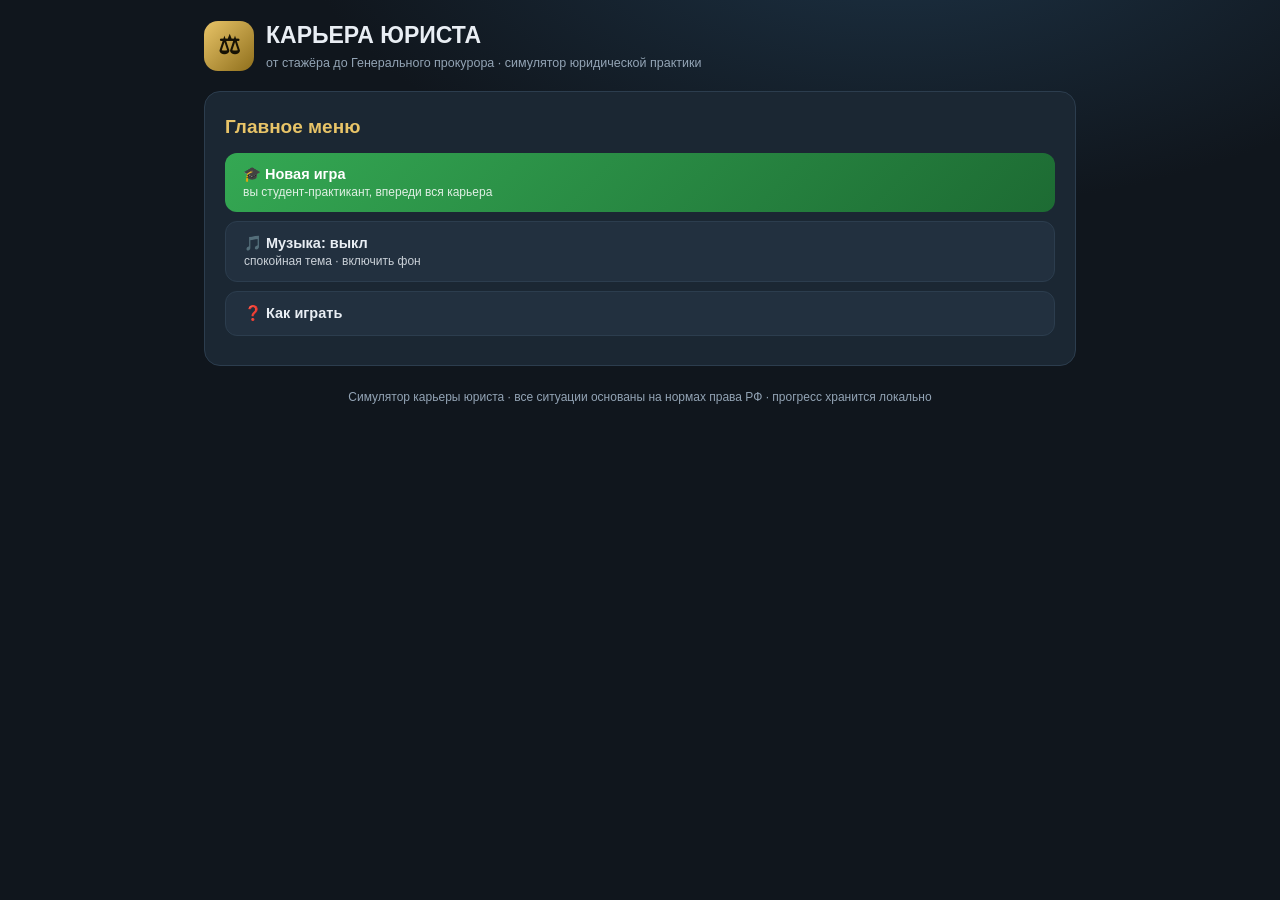
<file: karyera-yurista/index.html>
<!DOCTYPE html>
<html lang="ru">
<head>
<meta charset="UTF-8">
<meta name="viewport" content="width=device-width, initial-scale=1.0">
<title>Карьера Юриста — от стажёра до Генерального прокурора</title>
<style>
  :root{
    --bg:#10161d; --bg2:#161f29; --card:#1b2733; --card2:#22303f;
    --gold:#e8c468; --green:#4ade80; --red:#f87171; --blue:#60a5fa;
    --text:#e9eef4; --muted:#93a4b5; --line:#2c3d4e;
  }
  *{box-sizing:border-box;margin:0;padding:0}
  body{font-family:'Segoe UI',Roboto,Arial,sans-serif;background:radial-gradient(1000px 500px at 70% -10%,#1d3346 0%,var(--bg) 60%);color:var(--text);min-height:100vh;line-height:1.55}
  .wrap{max-width:900px;margin:0 auto;padding:18px 14px 60px}
  header{display:flex;align-items:center;gap:12px;margin-bottom:18px;flex-wrap:wrap}
  .logo{width:50px;height:50px;border-radius:14px;background:linear-gradient(135deg,var(--gold),#8f6f1c);display:flex;align-items:center;justify-content:center;font-size:25px;font-weight:900;color:#161205;flex:none}
  h1{font-size:23px} h1 small{display:block;font-size:12.5px;color:var(--muted);font-weight:400}
  .card{background:var(--card);border:1px solid var(--line);border-radius:16px;padding:20px;margin-bottom:14px}
  .screen{display:none} .screen.active{display:block;animation:fade .25s}
  @keyframes fade{from{opacity:0;transform:translateY(8px)}to{opacity:1}}
  h2{font-size:19px;color:var(--gold);margin-bottom:12px}
  h3{font-size:13px;color:var(--muted);text-transform:uppercase;letter-spacing:1px;margin:16px 0 8px}
  .btn{display:inline-block;background:linear-gradient(135deg,var(--blue),#2a5ea8);color:#fff;border:none;border-radius:12px;padding:13px 18px;font-size:14.5px;font-weight:700;cursor:pointer;transition:.15s;width:100%;text-align:left;margin-bottom:9px}
  .btn:hover{transform:translateY(-2px);filter:brightness(1.12)}
  .btn small{display:block;font-weight:400;font-size:12px;opacity:.85;margin-top:2px}
  .btn.gold{background:linear-gradient(135deg,var(--gold),#9c7a1d);color:#1a1405}
  .btn.green{background:linear-gradient(135deg,#34a853,#1d6b33)}
  .btn.red{background:linear-gradient(135deg,#d64545,#7e2626)}
  .btn.ghost{background:var(--card2);border:1px solid var(--line);color:var(--text)}
  .btn:disabled{opacity:.4;cursor:not-allowed;transform:none}
  .grid2{display:grid;grid-template-columns:1fr 1fr;gap:9px}@media(max-width:600px){.grid2{grid-template-columns:1fr}}
  /* status bar */
  .status{display:flex;gap:10px;flex-wrap:wrap;font-size:13px;margin-bottom:14px}
  .stat{background:var(--card2);border:1px solid var(--line);border-radius:10px;padding:7px 13px}
  .stat b{color:var(--gold);font-size:15px}
  .money{color:var(--green)} .neg{color:var(--red)}
  /* work task */
  .daytag{display:inline-block;background:var(--card2);border:1px solid var(--line);border-radius:8px;padding:3px 10px;font-size:12px;color:var(--blue);margin-bottom:10px}
  .situation{font-size:16.5px;font-weight:600;margin-bottom:6px}
  .factsbox{background:var(--bg2);border-left:3px solid var(--blue);border-radius:8px;padding:12px 14px;font-size:14.5px;margin:10px 0;white-space:pre-line}
  .taskq{font-size:15px;color:var(--muted);margin-bottom:10px}
  .opts{display:flex;flex-direction:column;gap:7px;margin-top:10px}
  .opt{background:var(--card2);border:1px solid var(--line);border-radius:11px;padding:12px 15px;cursor:pointer;font-size:14.5px;text-align:left;color:var(--text);transition:.12s}
  .opt:hover{border-color:var(--blue);background:#26394e}
  .opt.good{background:#12301f;border-color:var(--green);color:#b8f5cf}
  .opt.badc{background:#341414;border-color:var(--red);color:#f5c1b8}
  .opt.lock{pointer-events:none}
  .resultbox{display:none;margin-top:12px;border-radius:12px;padding:13px 15px;font-size:14px;background:var(--bg2);border:1px solid var(--line)}
  .resultbox .r-good{color:var(--green);font-weight:700}
  .resultbox .r-bad{color:var(--red);font-weight:700}
  .resultbox .law{color:var(--blue);font-size:13px;margin-top:6px}
  .progressbar{height:7px;background:var(--bg2);border-radius:99px;overflow:hidden;margin-bottom:14px}
  .progressbar i{display:block;height:100%;background:linear-gradient(90deg,var(--blue),var(--gold));transition:width .3s}
  .warn{background:#2a1e10;border:1px solid #7a5b1e;border-radius:10px;padding:10px 14px;font-size:13.5px;color:#f0d49a;margin-bottom:12px}
  /* shop */
  .shopitem{display:flex;justify-content:space-between;align-items:center;background:var(--card2);border:1px solid var(--line);border-radius:12px;padding:12px 14px;margin-bottom:8px;gap:10px}
  .shopitem .nm{font-size:14.5px;font-weight:600}
  .shopitem .ds{font-size:12px;color:var(--muted)}
  .shopitem button{flex:none;background:linear-gradient(135deg,var(--green),#1d6b33);color:#fff;border:none;border-radius:10px;padding:9px 16px;font-weight:700;cursor:pointer}
  .shopitem button:disabled{opacity:.35;cursor:not-allowed}
  .owned{color:var(--green);font-size:13px;font-weight:700}
  .toast{position:fixed;bottom:18px;left:50%;transform:translateX(-50%);background:var(--card);border:1px solid var(--gold);border-radius:12px;padding:11px 20px;font-size:13.5px;display:none;z-index:99}
  .examprogress{font-size:13px;color:var(--muted);margin-bottom:10px}
  .qtext{font-size:16px;font-weight:600;margin-bottom:4px}
  .howto li{margin:7px 0 7px 18px;font-size:14px}
  footer{margin-top:22px;font-size:12px;color:var(--muted);text-align:center}
  .big{font-size:17px;font-weight:700}
</style>
<base target="_blank">
</head>
<body>
<div class="wrap">
  <header>
    <div class="logo">⚖</div>
    <h1>КАРЬЕРА ЮРИСТА <small>от стажёра до Генерального прокурора · симулятор юридической практики</small></h1>
  </header>

  <!-- МЕНЮ -->
  <section class="screen active" id="scr-menu">
    <div class="card">
      <h2>Главное меню</h2>
      <button class="btn gold" id="btnContinue" onclick="continueGame()" style="display:none">▶ Продолжить карьеру <small id="contInfo"></small></button>
      <button class="btn green" onclick="newGame()">🎓 Новая игра <small>вы студент-практикант, впереди вся карьера</small></button>
      <button class="btn ghost" onclick="showScreen('scr-howto')">❓ Как играть</button>
    </div>
  </section>

  <!-- КАК ИГРАТЬ -->
  <section class="screen" id="scr-howto">
    <div class="card">
      <h2>Как играть</h2>
      <ul class="howto">
        <li>Вы начинаете студентом и выбираете, куда пойти стажироваться: юрфирма, госучреждение или нотариальная контора.</li>
        <li><b>Рабочий день</b> — 10 ситуаций из реальной юридической практики. В каждой выбираете, что делать: правильное решение — премия, ошибка — штраф из зарплаты.</li>
        <li>За день начисляется оклад. На заработанное можно покупать вещи и недвижимость в магазине — они дают престиж, а престиж увеличивает оклад.</li>
        <li>После 3 рабочих дней на должности открывается <b>экзамен на повышение</b>. Сдали — новая должность, выше оклад и сложнее задачи.</li>
        <li>Лестница: стажёр → юрист → старший юрист → адвокат → партнёр бюро → прокурор → <b>судья</b> → генеральный прокурор.</li>
        <li>⚠️ Судья рассматривает дела и выносит решения. Если в сессии из 5 дел 3 и более решения ошибочны — вас снимут с должности, оштрафуют и придётся возвращаться к адвокатской практике.</li>
        <li>Прогресс сохраняется автоматически в браузере.</li>
      </ul>
      <button class="btn ghost" onclick="showScreen('scr-menu')">← Назад</button>
    </div>
  </section>

  <!-- ВЫБОР РАБОТОДАТЕЛЯ -->
  <section class="screen" id="scr-job">
    <div class="card">
      <h2 id="jobTitle">Выбор места работы</h2>
      <div class="warn" id="jobHint"></div>
      <div id="jobList"></div>
    </div>
  </section>

  <!-- ХАБ / КАБИНЕТ -->
  <section class="screen" id="scr-hub">
    <div class="card">
      <div class="status" id="hubStatus"></div>
      <button class="btn green" onclick="startWorkDay()">💼 Отработать день <small>ситуаций в день: 3 на старте, до 8 на высших должностях · оклад начисляется в начале дня</small></button>
      <button class="btn gold" id="btnExam" onclick="startExam()">📝 Сдать экзамен на повышение <small id="examHint"></small></button>
      <button class="btn" onclick="showScreen('scr-shop');renderShop()">🛒 Магазин <small>траты, престиж, имущество</small></button>
      <button class="btn ghost" onclick="changeJob()">🔄 Сменить место работы <small>та же должность, другой работодатель</small></button>
      <button class="btn ghost" onclick="save();toast('💾 Прогресс сохранён');showScreen('scr-menu');renderMenu()">💾 Сохранить и в меню</button>
    </div>
  </section>

  <!-- РАБОЧИЙ ДЕНЬ -->
  <section class="screen" id="scr-work">
    <div class="card">
      <div class="progressbar"><i id="wBar" style="width:0%"></i></div>
      <div class="examprogress" id="wProg"></div>
      <span class="daytag" id="wTag"></span>
      <div class="situation" id="wSit"></div>
      <div class="factsbox" id="wFacts" style="display:none"></div>
      <div class="taskq" id="wQ"></div>
      <div class="opts" id="wOpts"></div>
      <div class="resultbox" id="wRes"></div>
      <button class="btn gold" id="wNext" style="display:none" onclick="nextTask()">Далее →</button>
    </div>
  </section>

  <!-- ЭКЗАМЕН -->
  <section class="screen" id="scr-exam">
    <div class="card">
      <div class="examprogress" id="eProg"></div>
      <span class="daytag" id="eTag"></span>
      <div class="qtext" id="eQ"></div>
      <div class="opts" id="eOpts"></div>
      <div class="resultbox" id="eRes"></div>
      <button class="btn gold" id="eNext" style="display:none" onclick="nextExamQ()">Далее →</button>
    </div>
  </section>

  <!-- МАГАЗИН -->
  <section class="screen" id="scr-shop">
    <div class="card">
      <h2>Магазин</h2>
      <div class="status" id="shopStatus"></div>
      <div class="warn">💡 Каждая единица престижа добавляет +1% к окладу. Имущество отображается в вашей карьерной летописи.</div>
      <div id="shopList"></div>
      <button class="btn ghost" onclick="showScreen('scr-hub');renderHub()">← В кабинет</button>
    </div>
  </section>

  <!-- СОБЫТИЕ (увольнение, победа и т.п.) -->
  <section class="screen" id="scr-event">
    <div class="card">
      <h2 id="evTitle"></h2>
      <div id="evBody" style="font-size:15px;margin-bottom:12px"></div>
      <button class="btn gold" id="evBtn" onclick="eventOk()">Продолжить</button>
    </div>
  </section>

  <footer>Симулятор карьеры юриста · все ситуации основаны на нормах права РФ · прогресс хранится локально</footer>
</div>
<div class="toast" id="toast"></div>

<script>
/* ============================================================
   ДАННЫЕ КАРЬЕРЫ
   Этап: {title, examTitle, employers:[{name, salary}], tasks:[...], exam:[...]}
   Задача: {s: ситуация, q: вопрос, o:[варианты], c: индекс верного, r: премия, f: штраф, e: пояснение, law: норма}
   ============================================================ */

const STAGES = [

/* ================= ЭТАП 0. СТАЖЁР ================= */
{title:"Стажёр", examTitle:"Зачёт по делопроизводству",
 employers:[
  {name:"Юрфирма «Прима»", salary:12000},
  {name:"Отдел ЗАГС администрации", salary:10000},
  {name:"Нотариальная контора № 14", salary:14000}],
 tasks:[
 {s:"Вам поручили подготовить договор для подписания. Секретарь протягивает вам ручку.", q:"Чем подписывают юридически значимые документы?", o:["Простым карандашом — чтобы можно было исправить","Шариковой/гелевой ручкой с чёрными или синими чернилами","Красной ручкой — официально","Фломастером любого цвета"], c:1, r:400, f:400, e:"Подпись выполняется ручкой с пастой чёрного или синего цвета. Карандаш допускается лишь для черновиков и пометок, подпись карандашом оспаривается и недопустима.", law:"ГОСТ Р 7.0.11-2011, правила делопроизводства"},
 {s:"В договоре обнаружена опечатка в реквизите стороны. Документ ещё не подписан.", q:"Как правильно исправить?", o:["Зачеркнуть ошибку, рядом вписать верное и подписать исправление","Использовать корректор («замазку»)","Вырывать лист и перепечатывать весь договор","Написать поверх исправленную букву"], c:0, r:400, f:400, e:"Исправления в документах делаются путём зачёркивания одной чертой, вписывания верных данных и заверения подписью с датой. Корректор и неаккуратные правки недопустимы.", law:"Правила делопроизводства, ГОСТ Р 7.0.97-2016"},
 {s:"Конец дня: готовое производство по делу нужно сдать в архив.", q:"Как правильно подготовить дело?", o:["Скрепить листы степлером — быстро и надёжно","Прошить дело нитками, пронумеровать листы сквозной нумерацией и скрепить подписью","Склеить листы скотчем","Сложить листы в папку без нумерации"], c:1, r:400, f:400, e:"Дела прошиваются нитками, листы нумеруются сквозной арабской нумерацией, на обороте дела указывается количество листов и ставится подпись.", law:"Правила делопроизводства органов и организаций"},
 {s:"Составляете договор купли-продажи квартиры. Секретарь спрашивает, как писать дату.", q:"Как оформляется дата в договоре?", o:["Как удобно: «15.09.26»","Прописью: «15 сентября 2026 года»","Только арабскими цифрами без слов","Дату не пишут — главное подпись"], c:1, r:400, f:400, e:"В договорах дату принято указывать словами и цифрами («15 сентября 2026 года») — это исключает дописывание и подделку.", law:"Ст. 432 ГК РФ, правила оформления договоров"},
 {s:"Клиент просит заверить копию своего паспорта для дела фирмы.", q:"Как правильно заверить копию?", o:["Просто отдать ксерокопию без пометок","Написать «Копия верна», поставить подпись с расшифровкой и дату","Поставить только печать","Заверение не требуется никогда"], c:1, r:400, f:400, e:"Копия заверяется надписью «Копия верна» (или «Верно»), подписью с расшифровкой и датой. Для ряда случаев требуется нотариальное удостоверение копии.", law:"Правила делопроизводства; ст. 77 Основ законодательства о нотариате"},
 {s:"Звонит незнакомый человек: «Я родственник вашего клиента Иванова, расскажите, что у него за дело».", q:"Ваши действия?", o:["Рассказать — родственникам можно доверять","Отказаться: сведения о клиенте и деле не разглашаются, предложить обратиться к самому клиенту","Сообщить только сумму долга","Попросить перезвонить вечером"], c:1, r:500, f:600, e:"Сведения, составляющие адвокатскую тайну и персональные данные, не разглашаются третьим лицам без согласия клиента.", law:"ст. 6 Закона об адвокатуре, ст. 7 152-ФЗ"},
 {s:"Направляете документы в суд почтой — несколько листов и диск.", q:"Что нужно сделать обязательно?", o:["Положить в конверт и отправить без описи","Составить опись вложения в двух экземплярах, один вложить в конверт, другой — с отметкой почты оставить у себя","Отправить без конверта как письмо","Позвонить судье и продиктовать содержание"], c:1, r:400, f:400, e:"Опись вложения — доказательство, что именно и когда было отправлено. Без неё в суде сложно доказать соблюдение срока и состав отправки.", law:"Правила оформления почтовых отправлений, практика судов"},
 {s:"В архиве обнаружили старое дело с документами, прикреплёнными скотчем.", q:"Ваша реакция?", o:["Оставить как есть","Переподшить документы нитками по правилам делопроизводства","Склеить ещё раз посильнее","Выбросить старые листы"], c:1, r:400, f:400, e:"Скотч со временем разрушается и портит бумагу. Документы подшиваются нитками; при переподшивке составляется акт.", law:"Правила делопроизводства"},
 {s:"Партнёр попросил передать ему срочное письмо из суда «по цепочке через стажёров».", q:"Что делать?", o:["Передать через двух стажёров — так принято","Передать лично в руки и получить отметку о вручении","Бросить на стол партнёра","Сфотографировать и отправить в мессенджер"], c:1, r:400, f:500, e:"Судебная корреспонденция и важные документы передаются под отметку о вручении (резолюция, подпись, дата), чтобы не потерять сроки.", law:"Правила делопроизводства"},
 {s:"Вам доверили первичную регистрацию входящего письма от суда.", q:"Правильная последовательность?", o:["Отдать руководителю, а потом зарегистрировать, если останется время","Зарегистрировать в журнале входящей корреспонденции с отметкой о поступлении и только затем передать руководителю","Сначала ответить в суд, потом зарегистрировать","Регистрация не нужна для судебных писем"], c:1, r:400, f:400, e:"Входящий документ сначала регистрируется (штамп, журнал, входящий номер), затем передаётся исполнителю. Судебные письма имеют процессуальные сроки!", law:"Правила делопроизводства, ст. 165 ГПК РФ (исчисление сроков)"},
 {s:"Руководитель подписал резолюцию на письме без указания срока исполнения.", q:"Ваши действия?", o:["Молча сделать, когда получится","Уточнить срок исполнения и проставить его в резолюции","Не выполнять поручение","Исполнить и не сообщать о готовности"], c:1, r:400, f:400, e:"Резолюция должна содержать срок исполнения и отметку о его соблюдении. Это защищает и исполнителя, и клиента.", law:"Правила делопроизводства"},
 {s:"Клиент просит оставить оригиналы его документов «просто на столе — я завтра заберу».", q:"Как поступить?", o:["Оставить на рабочем столе","Сдать на временное хранение с записью в журнале/органайзере","Взять документы домой для сохранности","Спрятать в ящик без записи"], c:1, r:400, f:500, e:"Документы клиентов хранятся под отчёт: органайзер, журнал учёта. Потеря документов — гражданско-правовая ответственность фирмы.", law:"ст. 886, 901 ГК РФ (хранение, поручение)"}
 ],
 exam:[
 {q:"Какой общий срок исковой давности установлен ГК РФ?", o:["1 год","2 года","3 года","5 лет"], c:2, e:"Общий срок — 3 года (ст. 196 ГК)."},
 {q:"Сделка, совершённая под влиянием существенного заблуждения, является:", o:["ничтожной","оспоримой","действительной","не имеет значения"], c:1, e:"Ст. 178 ГК — оспоримая сделка, признаётся недействительной по иску потерпевшего."},
 {q:"Право собственности на квартиру по договору купли-продажи возникает с момента:", o:["подписания договора","передачи ключей","регистрации перехода права в ЕГРН","уплаты всей суммы"], c:2, e:"Ст. 223 ГК — с момента государственной регистрации."},
 {q:"Кто считается невиновным, пока виновность не доказана в предусмотренном законом порядке?", o:["каждый обвиняемый в совершении преступления","только несовершеннолетние","никто — виновность презюмируется","только граждане РФ"], c:0, e:"Ст. 49 Конституции РФ — презумпция невиновности."},
 {q:"Сколько экземпляров договора составляется по общему правилу?", o:["Один — для одной стороны","По числу сторон, участвующих в сделке, но не менее двух","Три — всегда","Договор составляется только в одном экземпляре с нотариусом"], c:1, e:"П. 2 ст. 434 ГК — столько экземпляров, сколько сторон, но не менее двух."},
 {q:"Кто вправе знакомиться с материалами гражданского дела в суде первой инстанции?", o:["любой гражданин по запросу","лица, участвующие в деле, и иные заинтересованные лица с разрешения суда","только судья","только прокурор"], c:1, e:"Ст. 35 ГПК — лица, участвующие в деле; иные лица — с разрешения суда."}
 ]},

/* ================= ЭТАП 1. ЮРИСТ ================= */
{title:"Юрист", examTitle:"Квалификационный экзамен «Практика гражданского права»",
 employers:[
  {name:"Юрфирма «Прима»", salary:25000},
  {name:"Банк «Восток», отдел претензий", salary:30000},
  {name:"Агентство недвижимости «Метр»", salary:28000}],
 tasks:[
 {s:"Должник не возвращает 80 000 ₽ по договору займа. Руководитель просит «сразу подавать иск».", q:"С чего начать работу с должником?", o:["Сразу готовить исковое заявление","Отправить претензию с требованием, сроком и расчётом — досудебный порядок часто обязателен или выгоден","Позвонить и угрожать уголовной статьёй","Написать заявление в полицию"], c:1, r:800, f:800, e:"Претензионный порядок обязателен, если предусмотрен договором или законом, а также это шанс решить вопрос без суда и пошлин. Угрозы уголовным делом за гражданский долг — самостоятельное правонарушение.", law:"ГК РФ, ст. 165.1 ГК (обязанность добросовестности), практика ВС РФ"},
 {s:"Цена иска — 50 000 ₽. Нужно рассчитать госпошлину.", q:"Сколько составит госпошлина?", o:["400 ₽","2 000 ₽","3 000 ₽","5 000 ₽"], c:1, r:800, f:800, e:"До 100 000 ₽: 4% от цены иска, но не менее 400 ₽. 4% от 50 000 = 2 000 ₽.", law:"пп. 1 п. 1 ст. 333.19 НК РФ"},
 {s:"Клиент — покупатель испорченного телефона. Магазин в другом районе города.", q:"Куда можно подать иск?", o:["Только по месту нахождения магазина","По выбору истца: по своему месту жительства, месту ответчика, месту заключения или исполнения договора","Только по месту регистрации истца","Только в арбитражный суд"], c:1, r:800, f:800, e:"Ст. 17 ЗоЗПП + ст. 29 ГПК — иск о защите прав потребителей может быть предъявлен по выбору истца.", law:"ст. 29 ГПК РФ, ст. 17 ЗоЗПП"},
 {s:"Готовите исковое заявление по делу с двумя ответчиками.", q:"Сколько копий иска нужно приложить?", o:["Одну — суд скопирует сам","По одной копии на каждое лицо, участвующее в деле, плюс квитанция госпошлины и доказательства направления копий","Копии не нужны вообще","По три экземпляра на каждого"], c:1, r:800, f:800, e:"Ст. 132 ГПК: копии иска по числу лиц, участвующих в деле; доказательства направления копий другим лицам.", law:"ст. 131–132 ГПК РФ"},
 {s:"Покупатель квартиры просит проверить «чистоту» объекта.", q:"Какой запрос даст сведения о правах, арестах и запретах?", o:["Выписка из ЕГРН о переходе прав и характеристиках объекта","Справка из паспортного стола","Выписка из домовой книги только","Справка о доходах продавца"], c:0, r:800, f:700, e:"Выписка из ЕГРН показывает зарегистрированных правообладателей, аресты, запреты, обременения. С 2017 г. — основной источник сведений о недвижимости.", law:"ст. 62 ФЗ-218 «О государственной регистрации недвижимости»"},
 {s:"Согласовываете договор аренды офиса. Собственник настаивает: «главное — подписи».", q:"Какие условия обязательны в договоре аренды?", o:["Только подписи сторон","Предмет (конкретное имущество) и цена (арендная плата); остальное — по согласованию","Только срок","ФИО арендатора"], c:1, r:800, f:700, e:"Ст. 432, 607, 654 ГК: существенными условиями аренды являются предмет и цена. Неуказание их делает договор незаключённым.", law:"ст. 654 ГК РФ"},
 {s:"К фирме явился представитель контрагента с доверенностью.", q:"Что проверить в первую очередь?", o:["Красиво ли оформлен бланк","Срок действия доверенности и объём полномочий, соответствие подписи уставу/ЕГРЮЛ","Возраст представителя","Цвет пасты подписи"], c:1, r:800, f:800, e:"Сделка, совершённая от имени юрлица лицом, не уполномоченным или с превышением полномочий, может быть признана недействительной. Срок доверенности — не более 3 лет.", law:"ст. 182, 185–186 ГК РФ"},
 {s:"Клиент хочет расторгнуть договор подряда, подрядчик против.", q:"Как юридически грамотно оформить односторонний отказ?", o:["Сообщить по телефону","Направить письменное уведомление с подтверждением вручения (вручение под подпись, заказное письмо с описью, курьер с отметкой)","Написать в соцсети подрядчику","Молча перестать платить"], c:1, r:800, f:800, e:"Односторонний отказ должен быть совершён в той же форме, что и договор, с доказательством направления. Иначе — спор о том, состоялся ли отказ.", law:"ст. 310, 782 ГК РФ"},
 {s:"Должник в переписке написал: «Да, долг признаю, выплачу через месяц». Долгу уже 2 года 11 месяцев.", q:"Что произошло со сроком исковой давности?", o:["Ничего — переписка не имеет значения","Прерван: признание долга влечёт перерыв давности, срок начнётся заново","Срок увеличился до 5 лет","Срок прекратился навсегда"], c:1, r:1000, f:800, e:"Признание долга (письменно) — основание перерыва давности (п. 2 ст. 203 ГК). Обратите внимание: обычная претензия сама по себе давность не прерывает!", law:"ст. 203 ГК РФ"},
 {s:"Бухгалтерия передала акт сверки взаиморасчётов для подписания контрагентом.", q:"Как правильно действовать?", o:["Подписать сразу — всё равно бухгалтерия считала","Проверить каждую операцию; расхождения отразить в акте или приложить мотивированные возражения","Подписать, а потом оспорить в суде","Не подписывать вообще — акт ни к чему"], c:1, r:800, f:800, e:"Подписанный акт сверки — письменное признание долга. Его оспаривают только при недостатках воли или счётной ошибке.", law:"п. 5 постановления Пленума ВС РФ № 49 от 25.12.2018"},
 {s:"Поставщик просрочил поставку. В договоре неустойка не предусмотрена.", q:"Что можно взыскать помимо основного долга?", o:["Ничего — неустойка не согласована","Проценты за пользование чужими денежными средствами по ст. 395 ГК","Только моральный вред","Штраф 50% в пользу фирмы"], c:1, r:1000, f:800, e:"При просрочке денежного обязательства закон предусматривает проценты по ключевой ставке независимо от условий договора.", law:"ст. 395 ГК РФ"},
 {s:"У фирмы есть нотариально удостоверенный договор займа на 300 000 ₽, должник не платит.", q:"Оптимальный способ быстрого взыскания?", o:["Исковое производство в полном объёме","Заявление о выдаче судебного приказа (требования до 500 000 ₽ по нотариальным сделкам)","Жалоба прокурору","Немедленное обращение к приставам без суда"], c:1, r:1000, f:800, e:"Судебный приказ выдаётся без судебного разбирательства в 5-дневный срок. Должник может отменить его возражениями — тогда иск.", law:"ст. 121–122 ГПК РФ"}
 ],
 exam:[
 {q:"Срок исключительной давности на оспаривание сделки по ст. 181 ГК:", o:["6 месяцев","1 год","3 года","5 лет"], c:1, e:"Год со дня начала исполнения ничтожной сделки или когда лицо узнало об основании оспаривания."},
 {q:"Договор дарения недвижимости требует:", o:["простой письменной формы","нотариального удостоверения","устной формы","только регистрации без нотариуса"], c:1, e:"Ст. 574 ГК — нотариальная форма."},
 {q:"Крупная сделка ООО требует:", o:["одобрения общего собрания участников (или совета директоров, если устав передал это полномочие)","только подписи директора","одобрения нотариуса","одобрения банка"], c:0, e:"Ст. 46 ФЗ об ООО; превышение полномочий влечёт оспоримость сделки."},
 {q:"Неустойку за просрочку в договоре не установили. Взыскать можно:", o:["ничего","законные проценты по ст. 395 ГК","двойную неустойку","только расходы на юриста без ограничений"], c:1, e:"Проценты по ст. 395 — законная мера ответственности."},
 {q:"Общий срок рассмотрения дела районным судом первой инстанции:", o:["1 месяц","2 месяца","3 месяца","6 месяцев"], c:1, e:"Ст. 154 ГПК."},
 {q:"Апелляционная жалоба на решение суда подаётся в течение:", o:["10 дней","1 месяца","2 месяцев","3 месяцев"], c:1, e:"Ст. 321 ГПК — месяц со дня принятия решения в окончательной форме."},
 {q:"Свидетельские показания оцениваются судом:", o:["как безусловная истина","в совокупности с другими доказательствами","никак — не допускаются","только при видеозаписи"], c:1, e:"Ст. 67 ГПК — никакое доказательство не имеет заранее установленной силы."}
 ]},

/* ================= ЭТАП 2. СТАРШИЙ ЮРИСТ ================= */
{title:"Старший юрист", examTitle:"Экзамен на руководителя юридической службы",
 employers:[
  {name:"Юрфирма «Прима», старший юрист", salary:50000},
  {name:"Девелопер «СтройИнвест»", salary:55000},
  {name:"Сеть клиник «МедикСити»", salary:52000}],
 tasks:[
 {s:"Директор ООО хочет заключить сделку на 60% стоимости активов компании без одобрения.", q:"Чем это грозит?", o:["Ничем — директор всё может","Это крупная сделка: без одобрения общего собрания (или органа по уставу) сделка оспорима","Сделка ничтожна всегда","Только штраф 1000 ₽"], c:1, r:1500, f:1200, e:"Крупная/сделка с заинтересованностью без одобрения — оспоримая (ст. 46 ФЗ об ООО). Убытки возмещает директор.", law:"ст. 46, 71 ФЗ «Об ООО»"},
 {s:"Новый контрагент торопит с подписанием договора на 5 млн ₽.", q:"Что проверить ДО подписания?", o:["Только цену","ЕГРЮЛ (директор, уставный капитал, дата регистрации), картотеку арбитражных дел, ФССП, банкротства, бенефициаров","Отзывы в интернете","Цвет логотипа"], c:1, r:1500, f:1500, e:"Добросовестность проверки контрагента защищает от притворных сделок и позволяет взыскать убытки с должностных лиц.", law:"ст. 53 ГК, ст. 10 ГК, практика ВС РФ о добросовестности"},
 {s:"Банк просит обеспечить обязательство клиента.", q:"Чем поручительство отличается от залога?", o:["Ничем — синонимы","Поручитель — личное обязательство отвечать своим имуществом; залог — обеспечение конкретным имуществом должника или третьего лица","Залог возможен только у нотариуса","Поручительство возможно только в арбитраже"], c:1, r:1500, f:1200, e:"Поручительство — фидуциарная обязанность; залог — вещное право на имущество. Поручительство действует, пока не исполнено основное обязательство.", law:"ст. 334, 361 ГК РФ"},
 {s:"Стороны договора хотят изменить цену.", q:"Как оформить?", o:["Устно договориться","Дополнительным соглашением в письменной форме, подписанным обеими сторонами","Новым письмом от одной стороны","Новым договором обязательно"], c:1, r:1200, f:1000, e:"Изменение договора оформляется тем же способом, что и договор. Для письменного договора — письменное допсоглашение.", law:"ст. 452–453 ГК РФ"},
 {s:"Руководитель отдела продаж заявляет: «увольняюсь с сегодняшнего дня».", q:"Когда прекратится договор?", o:["С сегодняшнего дня — слово сказано","Через 2 недели после письменного уведомления работодателя","Через месяц","Через 3 дня"], c:1, r:1200, f:1000, e:"Ст. 80 ТК: работник уведомляет работодателя в письменной форме за 2 недели. Стороны могут сократить срок.", law:"ст. 80, 81 ТК РФ"},
 {s:"Истекает срок исполнения решения, должник не платит, есть риск растраты имущества.", q:"Что подать в суд?", o:["Заявление о принудительном исполнении","Заявление о принятии обеспечительных мер (арест счетов и имущества) до вынесения решения или в его исполнение по правилам гл. 13 ГПК","Жалобу на судью","Запрос в налоговую"], c:1, r:1500, f:1200, e:"Обеспечение иска возможно на любой стадции дела; в целях исполнения решения арест накладывается по заявлению взыскателя.", law:"ст. 137–141, 350 ГПК РФ"},
 {s:"Бухгалтерия спрашивает, можно ли один документ заменить и счёт-фактуру, и накладную.", q:"Ваш ответ?", o:["Нельзя — нужны два документа","Можно — оформить универсальный передаточный документ (УПД)","Только если покупатель — физлицо","Только с разрешения налоговой"], c:1, r:1200, f:1000, e:"УПД совмещает счёт-фактуру и первичный документ (упд статус 1). Стороны могут договориться об использовании УПД.", law:"Постановление Правительства РФ № 1137, п. 2 ст. 169 НК РФ"},
 {s:"Клиент обнаружил, что год назад подписал сделку под влиянием обмана.", q:"Совет?", o:["Поздно — ничего нельзя сделать","Можно оспорить: срок исключительной давности 1 год со дня, когда узнали об обмане; доказательства — переписка, свидетели","Можно оспорить в течение 3 лет всегда","Сделка ничтожна — просто не исполнять"], c:1, r:1500, f:1200, e:"Ст. 179 ГК (обман) + ст. 181 (срок 1 год). Сделка оспорима, не ничтожна.", law:"ст. 179, 181 ГК РФ"},
 {s:"Контрагент подал заявление о своём банкротстве, ему должны 2 млн ₽.", q:"Действия кредитора?", o:["Ждать окончания процедуры","Включить требования в реестр через арбитражного управляющего, заявить в текущие платежи, контролировать собрание кредиторов","Подать иск в суд общей юрисдикции параллельно","Требовать арест всего имущества через приставов"], c:1, r:1500, f:1500, e:"После принятия заявления о банкротстве взыскание имущества прекращается; все требования заявляются в конкурсное производство.", law:"ст. 63, 71 Закона о банкротстве № 127-ФЗ"},
 {s:"HR просит оформить обработку персональных данных новых сотрудников.", q:"Что необходимо?", o:["Ничего — фото на пропуске не считается","Политика обработки ПДн, согласия работников (или иное законное основание), приказ о допуске, меры защиты","Только устное согласие","Разрешение прокуратуры"], c:1, r:1200, f:1200, e:"152-ФЗ требует правового основания, информирования и защиты ПДн. Штрафы по ст. 13.11 КоАП для юрлиц — до 500 000 ₽.", law:"152-ФЗ, ст. 13.11 КоАП РФ"},
 {s:"Собственник просит продать квартиру, которая находится в залоге у банка.", q:"Риски?", o:["Никаких — залог никому не виден","Переход права возможен, но залог следует за имуществом: покупатель рискует потратить объект при невыплате кредита; нужно согласование банка или погашение кредита","Квартиру нельзя продать никогда","Можно, но только за полцены"], c:1, r:1500, f:1200, e:"П. 2 ст. 353 ГК: при отчуждении заложенного имущества залог переходит на нового собственника. Сделка с залогом — риск, требует оценки.", law:"ст. 353 ГК РФ"},
 {s:"Получен иск от бывшего сотрудника о взыскании зарплаты за переработки, подписей в табеле нет.", q:"Стратегия защиты?", o:["Игнорировать — не явились, нечего взыскивать","Проверить производственный календарь, графики, приказы, доказательства работы в выходные; отсутствие подписей само по себе не освобождает от учёта рабочего времени","Сразу уволить истца","Предложить взятку"], c:1, r:1500, f:1500, e:"Бремя доказывания переработки — на работнике, но работодатель обязан вести учёт рабочего времени (ст. 91 ТК); штрафы и компенсации по ст. 236 ТК.", law:"ст. 91, 99, 152, 236 ТК РФ"}
 ],
 exam:[
 {q:"Срок принятия наследства:", o:["3 месяца","6 месяцев","1 год","2 года"], c:1, e:"Ст. 1154 ГК."},
 {q:"Брачный договор удостоверяется:", o:["в простой письменной форме","нотариально","в ЗАГСе","не требует формы"], c:1, e:"Ст. 41 СК РФ."},
 {q:"Алименты на одного ребёнка по общему правилу:", o:["1/6 дохода","1/4 дохода","1/3 дохода","фиксированная сумма всегда"], c:1, e:"П. 1 ст. 81 СК РФ."},
 {q:"Залог недвижимости (ипотека) возникает с момента:", o:["подписания договора","внесения записи в ЕГРН","передачи ключей","выплаты кредита"], c:1, e:"Ст. 334 п. 1 ГК — регистрация в ЕГРН."},
 {q:"Срок рассмотрения дела арбитражным судом первой инстанции по общему правилу:", o:["1 месяц","2 месяца","3 месяца","6 месяцев"], c:2, e:"Ст. 152 АПК."},
 {q:"Лицо, ответственное за причинение вреда жизни гражданина, несёт ответственность:", o:["только виновное лицо","причинитель вреда; если он несовершеннолетний — родители (почти всегда)","только государство","никто"], c:1, e:"Ст. 1064, 1073 ГК — родители отвечают за детей до 14 лет, несовершеннолетние 14–18 — сами с субсидиарной ответственностью родителей."},
 {q:"Общий срок давности по КоАП:", o:["1 месяц","2 месяца","6 месяцев","1 год"], c:1, e:"Ст. 4.5 КоАП; по отдельным составам — до 1 года."}
 ]},

/* ================= ЭТАП 3. АДВОКАТ ================= */
{title:"Адвокат", examTitle:"Квалификационный экзамен в адвокатскую палату",
 employers:[
  {name:"Адвокатское бюро «Фемида»", salary:80000},
  {name:"Коллегия адвокатов «Вердикт»", salary:75000},
  {name:"Сolo-практика (кабинет)", salary:90000}],
 tasks:[
 {s:"Вас пригласили участвовать в следственном действии как «юрист по договору».", q:"Что нужно для статуса защитника в уголовном деле?", o:["Диплом юриста","Статус адвоката: членство в адвокатской палате и ордер адвокатского образования","Доверенность от родственников","Согласие следователя"], c:1, r:2000, f:2000, e:"Участвовать в качестве защитника по уголовному делу может только адвокат (ст. 45 УПК, ст. 1 Закона об адвокатуре).", law:"ст. 45 УПК РФ, ст. 1, 25 Закона об адвокатуре"},
 {s:"Доверитель в СИЗО просит принести «передать список» на свободу.", q:"Ваши действия?", o:["Передать — клиент всегда прав","Отказать: сведения, доверенные адвокату, не могут быть разглашены и использованы против доверителя","Прочитать содержимое следователю","Опубликовать в интернете"], c:1, r:2000, f:2500, e:"Адвокатская тайна (ст. 6 Закона об адвокатуре). Нарушение — основание для прекращения статуса и уголовной ответственности.", law:"ст. 6 ФЗ «Об адвокатуре…»"},
 {s:"Следователь отказывает в допуске к доверителю «потому что допрос уже начался».", q:"Правомерен ли отказ?", o:["Да — следователь решает сам","Нет: защитник должен быть допущен ко всем следственным действиям с участием доверителя","Да, если дело особо тяжкое","Да, после 18 часов"], c:1, r:2000, f:1500, e:"Защитник допускается к участию в деле с момента возбуждения и присутствует при всех действиях с участием обвиняемого.", law:"ст. 46, 49, 189 УПК РФ"},
 {s:"Доверителя заключили под стражу. Родственники просят подать жалобу.", q:"Куда обжаловать постановление о заключении под стражу?", o:["В прокуратуру только","В суд, который вынес постановление (через него жалоба направляется вышестоящему суду)","В адвокатскую палату","В ЕСПЧ напрямую"], c:1, r:2000, f:1500, e:"Жалоба на заключение под стражу подаётся в суд, вынесший постановление, и рассматривается вышестоящим судом в течение 3 суток.", law:"ст. 108, 123 УПК РФ"},
 {s:"Следователь грубо нарушает права доверителя, не отдаёт копии постановлений.", q:"Ваш инструмент?", o:["Публичный скандал","Жалоба прокурору и (или) в суд в порядке ст. 123–125 УПК","Угроза голодовкой","Ничего нельзя сделать"], c:1, r:2000, f:1500, e:"Жалобы на действия/бездействие следователя рассматриваются прокурором или судом; решение обжалуется.", law:"ст. 123–125 УПК РФ"},
 {s:"Клиент по уголовному делу предлагает оплату: «10% от суммы, которую сэкономим».", q:"Законно ли это?", o:["Да — свобода договора","Нет: в уголовных делах нельзя связывать размер гонорара с результатом дела (с условием оправдания или смягчения)","Да, если устно","Только в гражданских делах запрещено"], c:1, r:2000, f:2000, e:"П. 3 ч. 2 ст. 25 Закона об адвокатуре прямо запрещает соглашение об оплате в зависимости от исхода уголовного дела.", law:"ст. 25 ФЗ «Об адвокатуре…»"},
 {s:"Второй адвокат доверителя предлагает «сдать» клиента и перейти к обвинению.", q:"Ваши действия?", o:["Предложение выгодное — согласиться","Адвокат не вправе действовать против интересов доверителя; уведомить доверителя, при необходимости — заявить конфликт и отказаться от защиты по согласованию с палатой","Молча саботировать защиту","Доложить следователю"], c:1, r:2000, f:2500, e:"Верность доверителю — основной принцип; переход к другой стороне по делу допускается только с согласия доверителя и палаты.", law:"ст. 17, 24 ФЗ «Об адвокатуре…»"},
 {s:"Вам поручили дело, по которому вы ранее давали консультацию потерпевшему.", q:"Можно ли принять поручение?", o:["Да, всё равно","Нет — конфликт интересов: нельзя защищать сторону, интересы которой противоречат ранее консультированному лицу","Да, если платят больше","Да, через год"], c:1, r:2000, f:2000, e:"Адвокат не вправе принимать поручение, если ранее участвовал по тому же делу на другой стороне или консультировал её.", law:"ст. 17 ФЗ «Об адвокатуре…»"},
 {s:"Приговор вступил в силу. Доверитель уверен в невиновности.", q:"Куда и в какой срок подавать кассационную жалобу?", o:["В районный суд в течение 10 суток","В суд кассационной инстанции (областной суд) в течение 3 месяцев со дня вступления приговора в силу","В ВС РФ сразу, в течение года","Срок не ограничен"], c:1, r:2000, f:1500, e:"Ст. 377 УПК: 3 месяца. Далее возможен надзор в ВС РФ (3 месяца со дня вступления определения).", law:"ст. 377, 401.1 УПК РФ"},
 {s:"На допросе свидетеля следователь не даёт задать «неудобные» вопросы.", q:"Ваши действия?", o:["Смириться — это право следователя","Зафиксировать ходатайство в протоколе; при отказе — письменное ходатайство и жалоба","Прервать допрос силой","Оскорбить следователя"], c:1, r:1500, f:1500, e:"Все заявления защитника заносятся в протокол; отказ удовлетворить — обжалуется. Это фиксирует нарушения для апелляции.", law:"ст. 191, 123 УПК РФ"},
 {s:"Доверитель требует «поручиться за меня перед следователем лично» деньгами.", q:"Оцените риски.", o:["Нормальная практика","Передача денег/ценностей за решение вопроса по делу — риск уголовной ответственности (дача взятки-посредничество), категорически недопустимо","Можно, если расписка","Можно, если менее 100 000 ₽"], c:1, r:2000, f:3000, e:"Ст. 291, 291.1 УК РФ. Адвокат, передающий взятку, теряет статус и свободу.", law:"ст. 291–291.2 УК РФ"},
 {s:"Клиент просит совета по схеме «спрятать имущество от приставов».", q:"Ваш ответ?", o:["Помочь — клиент важнее","Отказать: уклонение от исполнения решения суда (ст. 315 УК) и схемы вывода активов противоправны; предложить легальные меры — рассрочка, переговоры","Предложить оформить дарение родственнику","Посоветовать продать имущество за копейки"], c:1, r:2000, f:3000, e:"Юрист не должен содействовать противоправным действиям. Помощь в сокрытии имущества должника — соучастие.", law:"ст. 315 УК РФ, ст. 4 ФЗ «Об адвокатуре…»"}
 ],
 exam:[
 {q:"Срок задержания подозреваемого:", o:["24 часа","48 часов","72 часа","96 часов"], c:1, e:"Ст. 92 УПК."},
 {q:"Право на защитника возникает:", o:["с момента предъявления обвинения","с момента задержания или привлечения в качестве обвиняемого","в суде","по усмотрению следователя"], c:1, e:"Ст. 48 Конституции, ст. 46, 49 УПК."},
 {q:"Дела частного обвинения — это дела о:", o:["убийстве","побоях, клевете, умышленном причинении лёгкого вреда здоровью","краже","мошенничестве"], c:1, e:"Ст. 20 УПК."},
 {q:"Минимальный стаж юридической работы для получения статуса адвоката:", o:["1 год","2 года","3 года","5 лет"], c:1, e:"Ст. 9 Закона об адвокатуре — не менее 2 лет."},
 {q:"Прения в суде заканчиваются:", o:["речью прокурора","последним словом подсудимого","вопросами судьи","удалением на совещание"], c:1, e:"Ст. 292–293 УПК."},
 {q:"Адвокат как свидетель о обстоятельствах, составляющих адвокатскую тайну:", o:["обязан свидетельствовать","не подлежит допросу о таких обстоятельствах","свидетельствует по решению суда","свидетельствует только в гражданском деле"], c:1, e:"П. 3 ч. 2 ст. 51 Конституции РФ — никто не обязан свидетельствовать против себя и близких; адвокат не может быть допрошен по сути тайны."},
 {q:"Мера пресечения в виде залога в уголовном процессе:", o:["не предусмотрена","предусмотрена (ст. 106.1 УПК)","только по экономическим делам","только для несовершеннолетних"], c:1, e:"Залог — самостоятельная мера пресечения с 2018 года."}
 ]}
];
</script>
<script>
/* ================= ЭТАП 4. ПАРТНЁР ================= */
STAGES.push(
{title:"Партнёр адвокатского бюро", examTitle:"Экзамен в совет бюро (для выдвижения в прокуратуру)",
 employers:[
  {name:"Бюро «Фемида», партнёр", salary:150000},
  {name:"Коллегия «Вердикт», управляющий партнёр", salary:140000},
  {name:"Собственное бюро (3 юриста)", salary:170000}],
 tasks:[
 {s:"Новый клиент оказался оппонентом по делу вашего постоянного клиента.", q:"Как поступить?", o:["Взять обоих — гонорар двойной","Отказать новому клиенту: конфликт интересов, защита одного клиента не должна вредить другому","Передать дело стажёру","Взять, но «слить» новое дело"], c:1, r:3000, f:3000, e:"Конфликт интересов разрушает доверие и статус. Крупные бюро ведут реестр проверки конфликтов.", law:"ст. 17 ФЗ «Об адвокатуре…», профессиональные стандарты"},
 {s:"Клиент предлагает оплату «за результат»: 30% от взысканного по гражданскому делу.", q:"Законно ли?", o:["Нет, всегда запрещено","Да: в гражданских/арбитражных делах гонорар может зависеть от результата; запрет касается уголовных дел","Только если менее 1 млн","Только по почасовой ставке"], c:1, r:2500, f:2000, e:"Соглашение об оплате в зависимости от результата допустимо вне уголовного процесса (ст. 25 Закона об адвокатуре).", law:"ст. 25 ФЗ «Об адвокатуре…»"},
 {s:"Стажёр бюро подписал иск с процессуальной ошибкой, клиент понёс убытки.", q:"Кто отвечает?", o:["Только стажёр лично","Адвокатское образование несёт имущественную ответственность за убытки, причинённые клиенту","Никто — ошибки бывают","Только палата"], c:1, r:2500, f:2000, e:"Ответственность несёт форма адвокатского образования; внутренний регресс к виновному — отдельный вопрос.", law:"ст. 25 ФЗ «Об адвокатуре…»"},
 {s:"Маркетолог предлагает «раскрутку» вас как «лучшего адвоката по разводам».", q:"Ваш ответ?", o:["Отличная идея","Нет: реклама адвокатской деятельности и самовосхваление запрещены; допустимы только справочные сведения","Можно анонимно","Можно в газете"], c:1, r:2500, f:2000, e:"Ст. 17 Закона об адвокатуре: недопустимы привлечение клиентов через рекламу и заверения в особой успешности.", law:"ст. 17 ФЗ «Об адвокатуре…»"},
 {s:"Нужно представлять интересы клиента в Верховном Суде РФ.", q:"Кто вправе выступать в ВС РФ?", o:["Любой юрист по доверенности","Адвокат (по уголовным делам — обязательно; по гражданским — адвокат или иной представитель по доверенности от организации)","Только профессор права","Только сам клиент"], c:1, r:3000, f:2000, e:"По уголовным делам в ВС РФ — только адвокат; по гражданским и арбитражным — адвокат или представитель с доверенностью.", law:"ст. 62 АПК РФ, ст. 45, 48 ГПК, ст. 45 УПК"},
 {s:"Партнёры спорят: как организовать оплату труда стажёра-практиканта.", q:"Как правильно?", o:["Никак — стажировка бесплатная по определению","Оформить: договор о практике (студент) или трудовой/ГПХ договор с оплатой не ниже МРОТ за полный день — «вечные стажёры» незаконны","Только сдельная оплата","Можно обещать зарплату после стажировки без договора"], c:1, r:2500, f:2500, e:"Бесплатный труд допустим лишь в рамках учебной практики студента. Иначе — трудовые отношения со всеми выплатами.", law:"ст. 11, 19, 21, 57 ТК РФ"},
 {s:"Бывший партнёр ушёл с базой клиентов и пишет им: «переходите, там дороже».", q:"Оцените ситуацию.", o:["Ничего страшного","Передача сведений о клиентах и обращения к ним возможна в рамках закона о ПДн и добросовестной конкуренции; клиент сам выбирает представителя — запретить нельзя, но «слив» коммерческой тайны — повод для иска","Бывшего партнёра надо посадить","Клиенты — собственность бюро"], c:1, r:3000, f:2500, e:"Клиент вправе сменить представителя в любой момент. Спор возможен лишь о коммерческой тайне и недобросовестной конкуренции.", law:"ст. 10, 13 ГК, 152-ФЗ, Закон о защите конкуренции"},
 {s:"Крупный корпоративный клиент просит «посмотреть» контракт за час до подписания.", q:"Ваши действия?", o:["Подписать быстро — отношения важнее","Провести экспресс-анализ ключевых рисков (стороны, полномочия, ответственность, подсудность, форс-мажор) и зафиксировать, что полноценная проверка требует времени","Отказаться","Перенести подписание на месяц"], c:1, r:2500, f:2500, e:"Ответственность юриста за спешную проверку фиксируется в договоре оказания услуг: определяйте объём и сроки анализа.", law:"ст. 779 ГК РФ, ст. 401 ГК"},
 {s:"В бюро поступила проверка адвокатской палаты.", q:"Ваши действия?", o:["Не пускать проверяющих","Сопровождать проверку: ордерные журналы, договоры, отчёты — в порядке; защищать адвокатскую тайну","Уничтожить архив","Пожаловаться на палату везде"], c:1, r:2500, f:2500, e:"Палата контролирует соблюдение закона об адвокатуре. Сокрытие документов усугубляет ситуацию; адвокатская тайна при этом неприкосновенна.", law:"ст. 30–32 ФЗ «Об адвокатуре…»"},
 {s:"Клиент-банк просит «письмо-заключение» для суда с готовым выводом, не читая дело.", q:"Оцените.", o:["Банк платит — банк прав","Нельзя: заключение давать только после изучения материалов; подписание «вслепую» — профессиональное нарушение и риск ответственности","Можно, если поставить дисклеймер","Можно стажёру"], c:1, r:2500, f:3000, e:"Юридическое заключение — результат исследования фактов и права. Формальное согласие без анализа — нарушение стандартов.", law:"ст. 4 Закона об адвокатуре, профстандарты"},
 {s:"Управляющий партнёр предлагает систему: стажёры неоплачиваемо «отрабатывают год» ради наставничества.", q:"Ваша позиция?", o:["Традиция юрфирм","Нарушение ТК: признаки трудовых отношений (режим, персональные задачи) требуют оформления и оплаты; риски проверки и доначислений","Нормально, если стажёр согласен письменно","Нормально, если меньше 4 часов"], c:1, r:2500, f:2500, e:"Ст. 19.1, 11 ТК: фактические трудовые отношения оформляются трудовым договором независимо от названия.", law:"ст. 11, 16, 19.1 ТК РФ"},
 {s:"Клиент требует вернуть гонорар за проигранное дело.", q:"Законно ли требование?", o:["Да — неудача = возврат","Нет: адвокат обязан надлежаще исполнить поручение, но не гарантирует результат; гонорар возвращается при ненадлежащем исполнении или невыполнении поручения","Да, если гонорар почасовой","Да, всегда по требованию суда"], c:1, r:2500, f:2000, e:"Ст. 25: гонорар — плата за деятельность, а не за победу. Клиент вправе требовать возврата при доказанном нарушении обязанностей.", law:"ст. 25 ФЗ «Об адвокатуре…»"}
 ],
 exam:[
 {q:"Кто назначает Генерального прокурора РФ?", o:["Президент РФ единолично","Совет Федерации по представлению Президента РФ","Государственная Дума","Верховный Суд РФ"], c:1, e:"ст. 129 Конституции РФ."},
 {q:"Единая централизованная система органов составляет:", o:["суды","прокуратура РФ","адвокатура","нотариат"], c:1, e:"ст. 129 Конституции РФ."},
 {q:"Прокурор участвует в гражданском процессе на основании:", o:["удостоверения прокурора","ордера прокурора","доверенности от гражданина","ордера адвоката"], c:1, e:"ст. 45 ГПК РФ."},
 {q:"Обжалование постановления о привлечении к административной ответственности — в течение:", o:["3 суток","10 суток со дня вручения копии","15 суток","1 месяца"], c:1, e:"ст. 30.1 КоАП РФ."},
 {q:"Отзыв на иск в гражданском процессе подаётся в течение:", o:["5 дней","10 дней (по общему правилу; для хозяйственных споров — 30 дней)","15 дней","без ограничений"], c:1, e:"ст. 149 ГПК РФ."},
 {q:"Клевета — это дело:", o:["публичного обвинения","частного обвинения","общественной опасности прокурорского надзора","не уголовное дело"], c:1, e:"ст. 20 УПК РФ — дела частного обвинения."}
 ]});

/* ================= ЭТАП 5. ПРОКУРОР ================= */
STAGES.push({title:"Прокурор", examTitle:"Квалификационный экзамен прокуратуры",
 employers:[
  {name:"Прокуратура района", salary:140000},
  {name:"Прокуратура области (помощник прокурора)", salary:155000}],
 tasks:[
 {s:"Осуждённый жалуется на побои в колонии, медики «не видят» травм.", q:"Ваши полномочия?", o:["Никаких — колония не подсудна","Проверить заявление, истребовать материалы, заявить в суд иск в защиту прав гражданина, внести представление","Передать жалобу родственникам","Ответить отпиской"], c:1, r:3500, f:3000, e:"Прокурор надзирает за исполнением законов в местах лишения свободы и вправе обратиться в суд в защиту прав граждан (ст. 45 ГПК).", law:"ст. 1, 21, 45 ГПК РФ"},
 {s:"Гражданка инвалид не может по состоянию здоровья обратиться в суд к соседу-застройщику.", q:"Как прокурор может помочь?", o:["Никак — не его функция","Предъявить иск в суд в защиту её прав как лица, не способного самостоятельно защитить свои интересы","Оштрафовать соседа","Вынести предписание суду"], c:1, r:3500, f:2500, e:"Ст. 45 ГПК: прокурор может обратиться в суд в защиту прав, свобод и законных интересов граждан, если они по уважительным причинам не могут обратиться в суд.", law:"ст. 45 ГПК РФ"},
 {s:"Гражданин направил прокуратуру обращение о незаконной постройке.", q:"В какой срок нужно ответить?", o:["10 дней","30 дней (по общему правилу ФЗ-59)","2 месяца","6 месяцев"], c:1, r:3000, f:2500, e:"ФЗ-59 «О порядке рассмотрения обращений граждан»: 30 дней со дня регистрации обращения.", law:"ФЗ-59, ст. 12"},
 {s:"Суд вынес определение с признаками нарушения закона, но дело закончилось.", q:"Инструмент прокурора?", o:["Апелляция","Частное определение/представление о нарушениях закона по результатам рассмотрения дела","Кассация лично","Отзыв у судьи лицензии"], c:1, r:3500, f:2500, e:"Ч. 2 ст. 226 ГПК: если в ходе рассмотрения выявлены нарушения, судья выносит частное определение; прокурор вправе внести представление.", law:"ст. 226 ГПК РФ"},
 {s:"Должностное лицо администрации отказывает гражданину в предоставлении земли без законных оснований.", q:"Что может прокурор?", o:["Только порекомендовать","Внести представление об устранении нарушений; при неисполнении — административное/уголовное преследование должностного лица","Забрать землю себе","Отменить постановление лично"], c:1, r:3500, f:2500, e:"Ст. 25 Закона о прокуратуре: представление подлежит рассмотрению в 30-дневный срок.", law:"ФЗ «О прокуратуре РФ», ст. 25"},
 {s:"В ходе проверки выявлено, что решение суда по гражданскому делу основано на подложном документе.", q:"Действия прокурора?", o:["Ничего — решение окончательно","Внести представление о пересмотре по вновь открывшимся обстоятельствам","Завести новое дело","Потребовать у суда извинений"], c:1, r:3500, f:2500, e:"Ст. 451 ГПК: вновь открывшиеся обстоятельства (подложность документа, преступление участников) — основание пересмотра. Прокурор вправе внести представление.", law:"ст. 451 ГПК РФ"},
 {s:"Компания задерживает зарплату сотрудникам уже 3 месяца.", q:"Оцените составы.", o:["Только гражданский иск","Ст. 5.27 КоАП (штраф), ст. 145.1 УК (уголовная при злостности), ст. 236 ТК (компенсация), представление прокурора","Ничего, если директор обещает","Только увольнение директора"], c:1, r:3500, f:3000, e:"Система мер: трудовая инспекция, прокуратура, следствие по ст. 145.1 УК (признаки: корыстная цель, крупный размер).", law:"ст. 145.1 УК, ст. 5.27 КоАП, ст. 236 ТК"},
 {s:"Полиция отказалась принять заявление гражданина о краже.", q:"Куда жаловаться?", o:["Некуда — решение полиции окончательно","В прокуратуру: надзор за законностью оперативно-розыскной деятельности и дознания","В администрацию района","Только в суд через год"], c:1, r:3000, f:2500, e:"Прокуратура надзирает за соблюдением прав граждан при производстве дознания; отказ в принятии заявления обжалуется.", law:"ФЗ «О прокуратуре РФ», ст. 21, 27"},
 {s:"Выявлено массовое нарушение прав избирателей при организации голосования.", q:"Полномочия прокурора?", o:["Нет полномочий — избирком сам","Надзор за соблюдением избирательных прав: внесение представлений, обращение в суд для отмены незаконных решений","Арест председателя комиссии","Назначение перевыборов лично"], c:1, r:3500, f:3000, e:"Ст. 4, 21 Закона о прокуратуре — надзор в сфере избирательных прав.", law:"ФЗ «О прокуратуре РФ»"},
 {s:"По делу об административном правонарушении протокол составлен с грубыми нарушениями (не предупреждены о правах).", q:"Итог рассмотрения?", o:["Постановление всё равно вынести","Производство подлежит прекращению за нарушением процедуры (ст. 24.5 КоАП), либо протокол не может быть принят как доказательство","Перенести на год","Оштрафовать заявителя"], c:1, r:3500, f:2500, e:"Нарушение процедуры привлечения — безусловное основание прекращения производства по п. 4 ч. 1 ст. 24.5 КоАП.", law:"ст. 24.5 КоАП РФ"}
 ],
 exam:[
 {q:"Прокуратура РФ составляет:", o:["ветвь законодательной власти","единую централизованную систему органов, подчинённых Генеральному прокурору","судебную власть","общественное объединение"], c:1, e:"ст. 129 Конституции РФ."},
 {q:"Срок полномочий Генерального прокурора РФ:", o:["4 года","5 лет","6 лет","7 лет"], c:1, e:"5 лет (ст. 129 Конституции)."},
 {q:"Представление прокурора об устранении нарушений закона рассматривается в течение:", o:["10 дней","30 дней","2 месяцев","6 месяцев"], c:1, e:"ст. 25 Закона о прокуратуре."},
 {q:"Прокурор вправе предъявить иск в защиту прав неопределённого круга лиц (публичный интерес) по:", o:["любому своему усмотрению","ст. 45 ГПК и спецзаконам (о защите прав потребителей, природе и др.)","ст. 152 ГК","никогда"], c:1, e:"Гл. 29 ГПК и отраслевые законы."},
 {q:"Возбудить уголовное дело прокурор вправе:", o:["по любому сообщению о преступлении","в пределах компетенции, установленной УПК (например, в отношении отдельных должностных лиц, при незаконном отказе следователя)","только по согласованию с судом","никогда"], c:1, e:"ст. 37, 146 УПК РФ."},
 {q:"Прокурор участвует в судебном заседании по уголовному делу:", o:["как сторона обвинения в поддержании государственного обвинения","как судья","как защитник","не участвует"], c:0, e:"ст. 246 УПК РФ — поддержание обвинения прокурором."},
 {q:"Надзор за местами содержания под стражей осуществляет:", o:["Минюст","прокуратура","адвокатура","президент"], c:1, e:"ст. 21 Закона о прокуратуре."}
 ]});
</script>
<script>
/* ================= ЭТАП 6. СУДЬЯ ================= */
STAGES.push({title:"Судья", examTitle:"Квалификационная коллегия судей (собеседование и тест)",
 employers:[
  {name:"Районный суд", salary:200000},
  {name:"Городской суд (междурегиональный)", salary:210000}],
 tasks:[ /* для судьи "задачи" = дела, кадр сессии — через CASES */
 ],
 exam:[
 {q:"Обвинительный приговор выносится, если:", o:["подсудимый признал вину","судом установлены событие преступления и виновность подсудимого в его совершении","прокурор настаивает на обвинении","были прения сторон"], c:1, e:"ст. 296–297 УПК РФ."},
 {q:"Оправдательный приговор выносится, если:", o:["вина не доказана или деяние не содержит состава преступления","подсудимый раскаялся","потерпевший простил","эксперт дал неоднозначное заключение"], c:0, e:"ст. 302 УПК РФ — недоказанность события/вины либо отсутствие состава."},
 {q:"Суд, рассматривающий дело, отводится, если он:", o:["любой стороне неприятен","заинтересован в исходе дела лично, прямо или косвенно, или есть сомнения в беспристрастности","моложе 30 лет","ранее работал прокурором"], c:1, e:"ст. 16 ГПК, ст. 61–65 УПК."},
 {q:"Судебное заседание ведётся с объявлением:", o:["только приговора","протокола судебного заседания","комментариев прессы","личного мнения судьи"], c:1, e:"ст. 227, 259 УПК РФ — протокол обязателен."},
 {q:"Перед вынесением приговора подсудимому предоставляется:", o:["право последнего слова","право на новый допрос","право требовать присяжных","право отказаться от защитника"], c:0, e:"ст. 293 УПК РФ — последнее слово подсудимого."},
 {q:"Судья не вправе:", o:["задавать вопросы сторонам","признавать доказательства недопустимыми","заниматься адвокатской практикой","удалять нарушителей порядка"], c:2, e:"Судья обязан быть независимым и не может совмещать статус с адвокатской деятельностью (ст. 19 Закона о статусе судей)."},
 {q:"Немедленное исполнение решения суда возможно:", o:["никогда","по ходатайству взыскателя в предусмотренных законом случаях (взыскание зарплаты, алиментов, возмещение вреда жизни/здоровью)","по любому решению автоматически","только после кассации"], c:1, e:"ст. 211 ГПК РФ."}
 ]});

/* ДЕЛА ДЛЯ СУДЕБНЫХ СЕССИЙ (судья выносит решение; 3+ ошибки в сессии из 5 — отставка) */
const CASES = [
{t:"Иск о взыскании долга по расписке", facts:"Истец просит взыскать 300 000 ₽ по расписке. Ответчик признаёт подпись, но заявляет: срок возврата истёк 4 года назад, он долга не признавал, исков не было.", q:"Каков верный исход?", o:["Взыскать долг — расписка есть","Отказать в иске: заявлено об истечении срока исковой давности (3 года), перерывов не было","Оставить без рассмотрения","Передать дело в арбитраж"], c:1, e:"Суд применяет давность лишь по заявлению стороны до вынесения решения (ст. 199 ГК). Прошло 4 года без перерыва — иск отклоняется.", law:"ст. 195–199 ГК РФ"},
{t:"Оспаривание сделки дарения", facts:"Истец доказывает: подписав договор дарения квартиры, она не понимала значения своих действий — диагноз подтверждён, нотариус не заметил признаков.", q:"Квалификация сделки?", o:["Сделка действительна — нотариус всё проверил","Сделка ничтожна автоматически","Сделка оспорима: может быть признана недействительной по иску как совершённая лицом, не способным понимать значения своих действий","Сделка действительна, но деньги вернут"], c:2, e:"Ст. 171, 177 ГК — сделка недееспособного лица ничтожна; сделка лица, ограниченно дееспособного (не понимало значения) — оспорима. Суд устанавливает фактические обстоятельства.", law:"ст. 171, 177, 178 ГК РФ"},
{t:"Жалоба на штраф ГИБДД", facts:"Водитель оштрафован на 5 000 ₽ за «непредоставление преимущества». Протокол не составлялся, объяснения не истребовались, камера работала.", q:"Решение по жалобе?", o:["Оставить постановление без изменения","Отменить: нарушена процедура — не составлен протокол и не даны объяснения, как того требует ст. 28.2 КоАП","Назначить общественные работы","Передать в прокуратуру"], c:1, e:"Постановление по делу, рассмотренному без протокола, когда он обязателен, подлежит отмене (п. 4 ч. 1 ст. 30.7 КоАП).", law:"ст. 28.2, 30.7 КоАП РФ"},
{t:"Дело о краже в магазине", facts:"Подсудимый впервые похитил товар на 900 ₽, задержан на месте, полностью раскаялся, возместил ущерб, имеет малолетнего ребёнка.", q:"Оптимальное решение суда?", o:["Оправдать — сумма смешная","Приговор: 2 года лишения свободы","Применить ст. 76.2 УК: освобождение от уголовной ответственности со штрафом в 2-кратном размере ущерба при наличии примирения","Прекращение дела как несостоявшееся"], c:2, e:"П. 2 ст. 76.2 УК (мелкое хищение впервые, примирение, заглаживание) — освобождение от ответственности со штрафом; взимание двукратного размера.", law:"ст. 76.2 УК РФ"},
{t:"Иск о возмещении ущерба от залития", facts:"Сосад залил квартиру. Акт управляющей компании, фото, отчёт оценщика на 180 000 ₽. Ответчик утверждает «авария на стояке», но не представил доказательств.", q:"Решение суда?", o:["Отказать — нет вины соседа","Взыскать 180 000 ₽ и расходы на оценку: ответчик не опроверг причинно-следственную связь, ущерб подтверждён","Взыскать только 50 000 ₽ «по справедливости»","Оставить без рассмотрения"], c:1, e:"Бремя доказывания отсутствия вины на ответчике; оценка подтверждает размер реального ущерба (ст. 15, 1064 ГК).", law:"ст. 15, 1064 ГК РФ"},
{t:"Иск о взыскании алиментов", facts:"Мать просит взыскать алименты на одного ребёнка с отца, работающего официально с доходом 80 000 ₽.", q:"Размер алиментов?", o:["10 000 ₽ фиксированно","1/4 (25%) месячного заработка — 20 000 ₽","1/3 заработка","Только доля в квартире"], c:1, e:"П. 1 ст. 81 СК: на одного ребёнка — четверть заработка. Твёрдая денежная сумма — при отсутствии постоянного дохода.", law:"п. 1 ст. 81 СК РФ"},
{t:"Иск о восстановлении на работе", facts:"Работника уволили по сокращению, будучи на больничном. Приказ, запись в трудовой, выходное пособие выплачено.", q:"Решение?", o:["Увольнение законно — пособие выплачено","Восстановить на работе с оплатой вынужденного прогула: увольнение в период нетрудоспособности по инициативе работодателя запрещено","Оставить увольнение, но удвоить пособие","Оштрафовать работника"], c:1, e:"Ч. 6 ст. 81 ТК — запрет увольнения в период временной нетрудоспособности; последствия — восстановление, средний заработок за вынужденный прогул (ст. 394 ТК).", law:"ч. 6 ст. 81, ст. 394 ТК РФ"},
{t:"Кассационная жалоба с пропуском срока", facts:"Решение суда вступило в силу 4 месяца назад. Жалоба подана с ходатайством о восстановлении срока: истец лежал в реанимации, документы прилагает.", q:"Действия суда кассационной инстанции?", o:["Возвратить жалобу — срок пропущен безусловно","Восстановить срок при уважительной причине (болезнь) и рассмотреть жалобу по существу","Отказать в восстановлении — болезнь не уважительна","Направить жалобу в ВС РФ"], c:1, e:"Ст. 112 ГПК: уважительность причин — вопрос судейского усмотрения; стационарное лечение — классическое уважительное обстоятельство.", law:"ст. 112, 377 ГПК РФ"},
{t:"Административное дело о ДТП", facts:"Прошло 1 год 2 месяца со дня нарушения ПДД, зафиксированного камерой. Постановление не вынесено, материалы «на столе».", q:"Решение?", o:["Назначить штраф — нарушение есть","Прекратить производство по делу: истек годичный срок давности по делам о ДТП (ст. 4.5 КоАП)","Передать дело в суд присяжных","Взыскать двойной штраф"], c:1, e:"По делам о нарушениях ПДД давность — 1 год (ч. 2 ст. 4.5 КоАП). Привлечение после её истечения невозможно.", law:"ч. 1, 2 ст. 4.5 КоАП РФ"},
{t:"Заявление о выдаче судебного приказа", facts:"Заявитель просит выдать приказ о взыскании алиментов на ребёнка. Есть свидетельство о рождении, справка о доходах ответчика.", q:"Решение мирового судьи?", o:["Отказать — алименты только через иск","Вынести судебный приказ: алименты — приказное производство, требование безспорно","Назначить судебное заседание с прениями","Передать в ЗАГС"], c:1, e:"Ст. 121, 122 ГПК: требования о взыскании алиментов решаются приказным порядком. Приказ имеет силу исполнительного листа.", law:"ст. 121–123, 130 ГПК РФ"},
{t:"Иск о защите прав потребителя (технически сложный товар)", facts:"Покупатель просит вернуть 150 000 ₽ за телефон, в котором недостаток обнаружен через 2 месяца. Экспертиза: недостаток возник после падения.", q:"Решение?", o:["Взыскать полную стоимость — ЗоЗПП всегда на стороне покупателя","Отказать: недостаток возник после передачи товара по обстоятельствам, за которые продавец не отвечает (падение) — требование не основано","Взыскать половину","Обязать продавца заменить телефон"], c:1, e:"П. 5 ст. 18 ЗоЗПП: продавец освобождается от ответственности, если докажет, что недостатки возникли после передачи товара вследствие нарушения покупателем правил. Для технически сложного товара после 15 дней взыскивается стоимость только при существенном недостатке.", law:"п. 2, 5 ст. 18 ЗоЗПП"},
{t:"Уголовное дело: самоуправство или необходимая оборона?", facts:"Подсудимый, защищаясь от нападения с ножом, нанёс нападавшему тяжкий вред здоровью при отражении явно опасного посягательства.", q:"Квалификация?", o:["Умышленное причинение тяжкого вреда (ст. 111)","Необходимая оборона (ст. 37 УК): деяние правомерно, при отсутствии превышения — освобождение от ответственности","Хулиганство","Причинение смерти по неосторожности"], c:1, e:"Ст. 37 УК: не является преступлением причинение вреда при отражении заведомо опасного посягательства, если не было превышения пределов.", law:"ст. 37 УК РФ"}
];

/* ================= ЭТАП 7. ГЕНЕРАЛЬНЫЙ ПРОКУРОР ================= */
STAGES.push({title:"Генеральный прокурор РФ", examTitle:"Представление Президенту РФ → Совет Федерации (финальный тест)",
 employers:[
  {name:"Генеральная прокуратура РФ", salary:300000}],
 tasks:[
 {s:"По стране массово нарушаются права дольщиков — стройки заморожены.", q:"Ваши полномочия как Генпрокурора?", o:["Лично строить дома","Организовать надзор: представления регионам, иски в защиту прав неопределённого круга лиц, координация с Росстройнадзором и ЦБ","Объявить амнистию дольщикам","Запретить продажу квартир"], c:1, r:5000, f:5000, e:"Генпрокурор координирует надзорную деятельность и вправе обращаться в суды в защиту публичных интересов.", law:"ФЗ «О прокуратуре РФ», ст. 21"},
 {s:"Региональный прокурор отказывается исполнять ваше указание, ссылаясь на «местные особенности».", q:"Ваши действия?", o:["Ничего — регион автономен","Дать обязательное для исполнения указание; при неисполнении — внести представление, привлечь к ответственности вплоть до освобождения от должности","Пожаловаться прессе","Уволить всех одновременно"], c:1, r:5000, f:5000, e:"Прокуратура — единая централизованная система; указания Генпрокурора обязательны (ст. 4 Закона о прокуратуре).", law:"ФЗ «О прокуратуре РФ», ст. 4, 17.1"},
 {s:"Возбуждён вопрос о несоблюдении при выборах конституционных положений.", q:"Ваша роль?", o:["Кандидатская агитация","Надзор за соблюдением Конституции и законов при подготовке выборов, обращение в суд об отмене незаконных решений","Подсчёт голосов","Формирование избиркома"], c:1, r:5000, f:5000, e:"Ст. 1 Закона о прокуратуре: Генпрокурор и подчинённые прокуроры надзирают за точным и единообразным исполнением законов.", law:"ФЗ «О прокуратуре РФ», ст. 1, 4"},
 {s:"МВД просит разрешения на контроль адвокатских переговоров «в целях раскрытия».", q:"Ваша позиция?", o:["Разрешить — борьба с преступностью важнее","Отказать: гарантии адвокатской деятельности (конфиденциальность свиданий) защищают правосудие; допустимы лишь процессуально законные меры","Разрешить анонимно","Передать вопрос в Думу"], c:1, r:5000, f:5000, e:"Ст. 6, 15 Закона об адвокатуре: свидания адвоката с доверителем конфиденциальны; прослушка возможна только по судебному решению в порядке УПК, адвокатская тайна неприкосновенна.", law:"ст. 15 ФЗ «Об адвокатуре…», ст. 186.1 УПК"},
 {s:"Вам поступило представление о помиловании от осуждённого.", q:"Что делать?", o:["Помиловать лично","Передать ходатайство в Комиссию по вопросам помилования, проанализировать обстоятельства; помилование — исключительно Президент РФ","Отклонить автоматически","Освободить немедленно"], c:1, r:5000, f:5000, e:"Право помилования — Президента РФ (ст. 89 Конституции). Прокуратура участвует рассмотрением ходатайств, но решение принимает глава государства.", law:"ст. 89 Конституции РФ"},
 {s:"Международная правовая помощь: иностранное государство просит экстрадиции гражданина РФ.", q:"Ваша позиция?", o:["Выдать — международный долг","Гражданин РФ не может быть выдан другому государству (ст. 61 Конституции); отказать в экстрадиции собственных граждан","Выдать за плату","Передать решение суда"], c:1, r:5000, f:5000, e:"Конституционный запрет выдачи граждан РФ; возможна передача для отбывания наказания или выдача иностранцам.", law:"ст. 61 Конституции РФ, ст. 13 Конвенции о выдаче"}
 ],
 exam:[
 {q:"Генеральный прокурор РФ назначается:", o:["Президентом РФ","Советом Федерации по представлению Президента РФ","Государственной Думой по представлению Правительства","Верховным Судом РФ"], c:1, e:"ст. 129 Конституции РФ."},
 {q:"Срок полномочий Генерального прокурора:", o:["4 года","5 лет","6 лет","совпадает с сроком Президента автоматически"], c:1, e:"5 лет."},
 {q:"Основание досрочного прекращения полномочий прокурора субъекта РФ:", o:["любое желание Генпрокурора","нарушение присяги, состояние здоровья, утрата гражданства РФ, по достижении предельного возраста и др. (ст. 20.1 ФЗ «О прокуратуре»)","результаты выборов","решение адвокатской палаты"], c:1, e:"Исчерпывающий перечень — в ст. 20.1."},
 {q:"Назначение на должность прокурора субъекта РФ осуществляет:", o:["губернатор субъекта","Генеральный прокурор РФ (с согласия на то Президента РФ — для руководителей региональных прокуратур по согласованию)","Министр юстиции","Совет Федерации"], c:1, e:"ФЗ «О прокуратуре РФ», ст. 17.1; руководители субъектов — по согласованию с Президентом."},
 {q:"Прокурор вправе внести представление о пересмотре вступившего в силу судебного решения по:", o:["любому основанию","вновь открывшимся или новым обстоятельствам (ст. 451 ГПК, ст. 413 УПК)","требованию министра","ходатайству адвоката"], c:1, e:"Основания исчерпывающе перечислены."},
 {q:"Единство, централизацию и подчинённость прокуратуры определяет:", o:["президентский указ","Конституция РФ и ФЗ «О прокуратуре РФ»","устав прокуратуры","регламент ГД"], c:1, e:"ст. 129 Конституции, ст. 4 ФЗ."},
 {q:"Генеральный прокурор РФ имеет право участвовать в:", o:["заседаниях любых судов с правом совещательного голоса","пленумах судов общей юрисдикции и арбитражных судов","голосовании в Госдуме","командовании войсками"], c:1, e:"ст. 21 ФЗ «О прокуратуре РФ»."},
 {q:"Контроль за соблюдением законности в сфере госзакупок осуществляют:", o:["только ФАС","ФАС и прокуратура в рамках надзора за исполнением законов","только суды","только заказчики"], c:1, e:"Надзор за единообразным применением 44-ФЗ/223-ФЗ — совместная компетенция."}
 ]});
</script>
<script>
/* ================= ЛОГИКА ================= */
const $=id=>document.getElementById(id);
const WORKDAY_TASKS=10, EXAM_AFTER_DAYS=3, JUDGE_SESSION=5, JUDGE_MAX_WRONG=2, EXAM_PASS=70;

const SHOP=[
 {id:'coffee', name:'Кофе для переработок', price:300, prestige:0, desc:'+1 к настроению, −0 к окладу. Романтика юридической практики.'},
 {id:'gost', name:'Сборник законов с комментариями', price:1500, prestige:0, desc:'ГК, УК, ГПК, УПК в четырёх томах. Настольный справочник.'},
 {id:'suit', name:'Костюм от кравчика', price:25000, prestige:1, desc:'Первое впечатление решает. Судьи и клиенты это ценят.'},
 {id:'bike', name:'Велосипед', price:40000, prestige:1, desc:'До суда за 15 минут. Экологично.'},
 {id:'watch', name:'Швейцарские часы', price:120000, prestige:2, desc:'Punctuality is the politeness of kings.'},
 {id:'moto', name:'Мотоцикл', price:200000, prestige:2, desc:'Ветер в каске, дедлайны — по расписанию.'},
 {id:'car', name:'Автомобиль «деловой класс»', price:800000, prestige:4, desc:'Клиенты встречают по машине.'},
 {id:'flat', name:'Квартира в центре', price:3500000, prestige:6, desc:'Тридцать минут до любого суда города.'},
 {id:'house', name:'Загородный дом', price:9000000, prestige:8, desc:'Кабинет с камином для работы над делами.'},
 {id:'penthouse', name:'Пентхаус с видом на Кремль', price:25000000, prestige:12, desc:'Вершина материальной карьеры.'}
];

let S=null; // состояние игры
let SES=null; // текущая сессия (рабочий день или экзамен)

function defaultState(){
  return {stage:0, employer:0, day:1, daysAtStage:0, money:0, prestige:0,
          owned:[], stats:{tasksDone:0, tasksRight:0, casesDone:0, casesRight:0, examsPassed:0, dismissals:0},
          judgedOnce:false, over:false};
}
function save(){localStorage.setItem('ky_save',JSON.stringify(S))}
function load(){try{const s=JSON.parse(localStorage.getItem('ky_save'));return (s&&s.stage!=null)?s:null}catch(e){return null}}

function showScreen(id){document.querySelectorAll('.screen').forEach(s=>s.classList.remove('active'));$(id).classList.add('active');window.scrollTo(0,0)}
function toast(m){const t=$('toast');t.textContent=m;t.style.display='block';clearTimeout(t._h);t._h=setTimeout(()=>t.style.display='none',2400)}
function fmt(n){return n.toLocaleString('ru-RU')+' ₽'}
function stage(){return STAGES[S.stage]}
function employer(){return stage().employers[S.employer]}
function salaryNow(){return Math.round(employer().salary*(1+S.prestige*0.01))}
function isJudge(){return stage().title==='Судья'}
function isGenProk(){return S.stage===STAGES.length-1}

function renderMenu(){
  const sv=load();
  if(sv&&!sv.over){
    $('btnContinue').style.display='inline-block';
    $('contInfo').textContent='день '+sv.day+' · '+STAGES[sv.stage].title+' · '+fmt(sv.money);
  } else $('btnContinue').style.display='none';
}
function newGame(){
  if(load()&&!confirm('Начать заново? Текущее сохранение будет стёрто.'))return;
  S=defaultState();save();chooseJob(true);
}
function continueGame(){S=load();if(!S){toast('Сохранение не найдено');return}renderHub();showScreen('scr-hub')}

/* ---------- выбор работодателя ---------- */
function chooseJob(first){
  $('jobTitle').textContent=first?'🎓 Выпускнику предлагают стажировку — выберите место':'Смена места работы (должность: '+stage().title+')';
  $('jobHint').style.display=first?'block':'none';
  $('jobHint').textContent='Разные работодатели — разный оклад. Влияет и престиж: каждая единица престижа +1% к окладу.';
  $('jobList').innerHTML=stage().employers.map((e,i)=>
    '<button class="btn '+(i===S.employer?'gold':'ghost')+'" onclick="pickJob('+i+')">'+e.name+' <small>оклад '+fmt(e.salary)+' · рабочие дни и экзамены одинаковые</small></button>').join('');
  showScreen('scr-job');
}
function pickJob(i){S.employer=i;save();renderHub();showScreen('scr-hub');toast('Вы трудоустроены: '+employer().name)}
function changeJob(){chooseJob(false)}

/* ---------- хаб ---------- */
function renderHub(){
  $('hubStatus').innerHTML=
    '<span class="stat">📅 День <b>'+S.day+'</b></span>'+
    '<span class="stat">💰 <b class="money">'+fmt(S.money)+'</b></span>'+
    '<span class="stat">⚖ Должность: <b>'+stage().title+'</b></span>'+
    '<span class="stat">🏢 '+employer().name+'</span>'+
    '<span class="stat">Оклад за день: <b>'+fmt(salaryNow())+'</b></span>'+
    '<span class="stat">⭐ Престиж: <b>'+S.prestige+'</b></span>';
  const canExam=S.daysAtStage>=EXAM_AFTER_DAYS;
  $('btnExam').disabled=!canExam;
  $('examHint').textContent=canExam
    ?('экзамен: «'+stage().examTitle+'» · минимум '+EXAM_PASS+'% верных')
    :('будет доступен через '+(EXAM_AFTER_DAYS-S.daysAtStage)+' раб. дн. на должности (отработано '+S.daysAtStage+')');
  $('btnExam').style.display=isGenProk()?'none':'inline-block';
  if(isJudge())$('btnExam').innerHTML='📝 Квалификационная коллегия судей <small id="examHint"></small>';
}

/* ---------- рабочий день ---------- */
function startWorkDay(){
  const pay=salaryNow();S.money+=pay;S.day++;S.daysAtStage++;
  let items;
  if(isJudge()){
    items=shuffle(CASES).slice(0,JUDGE_SESSION);
    SES={kind:'judge',items:items,idx:0,wrongs:0,pay:pay,title:'⚖️ Судебная сессия · '};
  }else{
    items=shuffle(stage().tasks).slice(0,WORKDAY_TASKS);
    SES={kind:'work',items:items,idx:0,wrongs:0,pay:pay,title:'💼 Рабочий день · '};
  }
  save();showScreen('scr-work');renderTask();
}
function renderTask(){
  const it=SES.items[SES.idx];
  const total=SES.items.length;
  $('wBar').style.width=(SES.idx/total*100)+'%';
  $('wProg').textContent=SES.title+' ситуация '+(SES.idx+1)+' из '+total+(SES.kind==='judge'?' · ⚠️ ошибок: '+SES.wrongs+' (допустимо '+JUDGE_MAX_WRONG+')':'');
  $('wTag').textContent='День '+S.day+' · '+stage().title+(it.t?' · '+it.t:'');
  if(it.facts){$('wFacts').style.display='block';$('wFacts').textContent=it.facts}else $('wFacts').style.display='none';
  $('wSit').textContent=it.s||it.t||'';
  $('wQ').textContent=it.q;
  $('wRes').style.display='none';$('wNext').style.display='none';
  $('wOpts').innerHTML=it.o.map((o,i)=>'<button class="opt" onclick="solveTask('+i+')">'+(i+1)+'. '+o+'</button>').join('');
}
function solveTask(i){
  const it=SES.items[SES.idx],btns=$('wOpts').children,ok=(i===it.c);
  [...btns].forEach(b=>b.classList.add('lock'));
  btns[it.c].classList.add('good');if(!ok&&i>=0)btns[i].classList.add('badc');
  let deltaTxt;
  if(ok){
    const r=it.r||1000;S.money+=r;deltaTxt='<span class="r-good">Верно! Премия +'+fmt(r)+'</span>';
    S.stats.tasksRight++; if(SES.kind==='judge')S.stats.casesRight++;
  }else{
    SES.wrongs++;
    const f=it.f||800;const realF=Math.min(f,S.money);S.money-=realF;
    deltaTxt='<span class="r-bad">Ошибка! Штраф −'+fmt(realF)+(realF<f?' (не хватило денег — списано всё)':'')+'</span>';
    if(SES.kind==='judge')toast('⚠️ Ошибочное решение! Всего ошибок: '+SES.wrongs);
  }
  S.stats.tasksDone++; if(SES.kind==='judge')S.stats.casesDone++;
  save();
  $('wRes').innerHTML=deltaTxt+'<div style="margin-top:6px">'+(it.e||'')+'</div><div class="law">📖 '+(it.law||'')+'</div>';
  $('wRes').style.display='block';
  const last=SES.idx+1>=SES.items.length;
  $('wNext').style.display='inline-block';
  $('wNext').textContent=last?'Завершить день →':'Далее →';
}
function nextTask(){
  SES.idx++;
  if(SES.idx>=SES.items.length)endWorkDay();else renderTask();
}
function endWorkDay(){
  if(SES.kind==='judge'&&SES.wrongs>JUDGE_MAX_WRONG){judgeDismissed();return}
  const right=SES.items.length-SES.wrongs;
  showEvent('День завершён',
    'Оклад начислен: <b>'+fmt(SES.pay)+'</b><br>Ситуаций пройдено: <b>'+SES.items.length+'</b>, верно решено: <b>'+right+'</b>'+
    (SES.kind==='judge'?'<br>Решений без ошибок: '+(SES.wrongs===0?'безупречная сессия! ✅':'ошибок: '+SES.wrongs+' — будьте внимательнее, Высшая квалификационная коллегия наблюдает'):''),
    'Продолжить',()=>{renderHub();showScreen('scr-hub')});
  save();
}

/* ---------- увольнение судьи ---------- */
function judgeDismissed(){
  S.stats.dismissals++;
  const fine=Math.round(S.money*0.5);S.money-=fine;
  S.stage=3; // адвокат
  S.daysAtStage=0;S.employer=0;
  save();
  showEvent('⚠️ ВЫ СНЯТЫ С ДОЛЖНОСТИ СУДЬИ',
    'Высшая квалификационная коллегия судей признала количество ошибочных решений недопустимым.<br><br>'+
    'Взыскан штраф: <b class="neg">−'+fmt(fine)+'</b><br>'+
    'Вы возвращаетесь к адвокатской практике. Чтобы снова претендовать на мантии, придётся пройти путь заново: адвокат → партнёр → прокурор → судья.',
    'Начать путь заново',()=>{renderHub();showScreen('scr-hub')});
}

/* ---------- экзамен ---------- */
function startExam(){
  if(S.daysAtStage<EXAM_AFTER_DAYS)return;
  SES={kind:'exam',items:shuffle(stage().exam),idx:0,wrongs:0};
  S.day++;save();showScreen('scr-exam');renderExamQ();
}
function renderExamQ(){
  const it=SES.items[SES.idx];
  $('eProg').textContent='Экзамен «'+stage().examTitle+'» · вопрос '+(SES.idx+1)+' из '+SES.items.length;
  $('eTag').textContent='День '+S.day+' · '+stage().title;
  $('eQ').textContent=it.q;
  $('eRes').style.display='none';$('eNext').style.display='none';
  $('eOpts').innerHTML=it.o.map((o,i)=>'<button class="opt" onclick="answerExam('+i+')">'+(i+1)+'. '+o+'</button>').join('');
}
function answerExam(i){
  const it=SES.items[SES.idx],btns=$('eOpts').children,ok=(i===it.c);
  [...btns].forEach(b=>b.classList.add('lock'));
  btns[it.c].classList.add('good');if(!ok&&i>=0)btns[i].classList.add('badc');
  if(!ok)SES.wrongs++;
  $('eRes').innerHTML=(ok?'<span class="r-good">Верно.</span> ':'<span class="r-bad">Неверно.</span> ')+(it.e||'');
  $('eRes').style.display='block';
  const last=SES.idx+1>=SES.items.length;
  $('eNext').style.display='inline-block';
  $('eNext').textContent=last?'Подвести итог →':'Далее →';
}
function nextExamQ(){SES.idx++;if(SES.idx>=SES.items.length)finishExam();else renderExamQ()}
function finishExam(){
  const total=SES.items.length,right=total-SES.wrongs,pct=Math.round(right/total*100);
  if(pct>=EXAM_PASS){
    S.stats.examsPassed++;
    if(isGenProk()){victory();return}
    S.stage++;S.daysAtStage=0;S.employer=0;
    save();
    showEvent('🎓 ЭКЗАМЕН СДАН! '+pct+'%',
      'Поздравляем! Ваша новая должность: <b>'+stage().title+'</b>.<br>Оклад: <b>'+fmt(stage().employers[0].salary)+'</b>+ (зависит от работодателя и престижа).<br>Задачи станут сложнее, а ответственность — выше.'+
      (stage().title==='Судья'?'<br><br>⚠️ ВНИМАНИЕ: как судья вы будете рассматривать дела. Если в сессии из '+JUDGE_SESSION+' дел ошибочных решений будет больше '+JUDGE_MAX_WRONG+' — вас снимут с должности и оштрафуют!':''),
      'Приступить',()=>{chooseJob(true)});
  }else{
    S.daysAtStage=0; // отработать ещё 3 дня для пересдачи
    save();
    showEvent('❌ Экзамен не сдан — '+pct+'%',
      'Нужно минимум '+EXAM_PASS+'%. Пересдача будет доступна после ещё '+EXAM_AFTER_DAYS+' рабочих дней на текущей должности.<br><br>Совет: перечитайте пояснения к ситуациям рабочих дней — там вся теория.',
      'Продолжить работать',()=>{renderHub();showScreen('scr-hub')});
  }
}

/* ---------- победа ---------- */
function victory(){
  S.over=true;save();
  const st=S.stats;
  showEvent('🏆 ВЫ — ГЕНЕРАЛЬНЫЙ ПРОКУРОР РФ',
    'Путь от студента до вершины пройден!<br><br>'+
    'Проработано дней: <b>'+S.day+'</b><br>Капитал: <b>'+fmt(S.money)+'</b><br>Престиж: <b>'+S.prestige+'</b><br>'+
    'Рабочих ситуаций решено: <b>'+st.tasksDone+'</b> (верно '+st.tasksRight+')<br>'+
    'Судебных дел рассмотрено: <b>'+st.casesDone+'</b> (верно '+st.casesRight+')<br>'+
    'Экзаменов сдано: <b>'+st.examsPassed+'</b> · Отставок судьи: <b>'+st.dismissals+'</b><br><br>'+
    'Имущество: '+(S.owned.length?S.owned.map(id=>SHOP.find(x=>x.id===id).name).join(', '):'нет приобретений')+
    '<br><br>Совет Федерации утвердил ваше назначение. Теперь вы — гарант законности в стране.',
    'Начать новую игру',()=>{newGame()});
}

/* ---------- магазин ---------- */
function renderShop(){
  $('shopStatus').innerHTML='<span class="stat">💰 <b class="money">'+fmt(S.money)+'</b></span><span class="stat">⭐ Престиж: <b>'+S.prestige+'</b> (+'+S.prestige+'% к окладу)</span>';
  $('shopList').innerHTML=SHOP.map(it=>{
    const owned=S.owned.includes(it.id);
    const can=S.money>=it.price;
    return '<div class="shopitem"><div><div class="nm">'+it.name+(it.prestige?' <span style="color:var(--gold);font-size:12px">+'+it.prestige+' престиж</span>':'')+'</div><div class="ds">'+it.ds+'</div></div>'+
      (owned?'<span class="owned">Куплено ✓</span>':'<button '+(can?'':'disabled')+' onclick="buy(\''+it.id+'\')">'+fmt(it.price)+'</button>')+'</div>';
  }).join('');
}
function buy(id){
  const it=SHOP.find(x=>x.id===id);
  if(S.owned.includes(id)||S.money<it.price)return;
  S.money-=it.price;S.owned.push(id);S.prestige+=it.prestige;save();
  toast('Куплено: '+it.name+(it.prestige?' (+'+it.prestige+' престиж)':''));
  renderShop();renderHub();
}

/* ---------- события ---------- */
let evCallback=null;
function showEvent(title,body,btnText,cb){
  $('evTitle').innerHTML=title;$('evBody').innerHTML=body;$('evBtn').textContent=btnText;
  evCallback=cb;showScreen('scr-event');
}
function eventOk(){if(evCallback)evCallback()}

window.__ORIG={startWorkDay:startWorkDay,solveTask:solveTask,endWorkDay:endWorkDay,finishExam:finishExam,renderHub:renderHub,salaryNow:salaryNow,showEvent:showEvent,answerExam:answerExam,buy:buy,renderTask:renderTask};
renderMenu();
</script>

<script>
/* ============================================================
   РАСШИРЕНИЕ 2.0: +70 ситуаций, +8 судебных дел
   ============================================================ */
const EXTRA_TASKS={
0:[
{s:"Вам поручили проставить подпись директора на пакете писем — и поставили рядом автоматический проставитель подписи (факсимиле).", q:"Можно ли им воспользоваться?", o:["Да — это ускоряет работу","Нет: факсимиле не приравнено к собственноручной подписи без специального решения и доверенности; подпись должна быть собственноручной или уполномоченным лицом","Да, если чернила синие","Только для внутренних документов"], c:1, r:400, f:500, e:"Подпись — личное волеизъявление. Использование факсимиле юридическим лицом допускается лишь в случаях, установленным законом/решением; «машинная» подпись без полномочий оспаривается.", law:"ст. 160 ГК РФ"},
{s:"Коллега отправил всем сотрудникам письмо с данными паспорта и диагнозом клиента «для сведения».", q:"Ваши действия?", o:["Переслать дальше — всем интересно","Указать на нарушение: персональные данные особой категории передаются только уполномоченным лицам, письмо удалить, инцидент зафиксировать","Ответить «спасибо»","Отписаться от рассылки"], c:1, r:500, f:600, e:"Специальные категории ПДн (здоровье) обрабатываются только с письменного согласия и только уполномоченными сотрудниками. Утечка — штраф до 500 000 ₽ для юрлица.", law:"ст. 10 152-ФЗ, ст. 13.11 КоАП РФ"},
{s:"Вам звонят «из банка» и просят продиктовать реквизиты корпоративной карты и код из SMS «для проверки безопасности».", q:"Что ответить?", o:["Продиктовать — звучит официально","Отказаться и сообщить в службу безопасности: банк никогда не запрашивает коды и реквизиты по телефону, это мошенничество","Продиктовать только номер карты","Перезвонить на номер из SMS"], c:1, r:500, f:800, e:"Социальная инженерия — основной способ хищений с корпоративных счетов. Реквизиты и коды не сообщаются никогда.", law:"ст. 159, 159.3, 159.6 УК РФ"},
{s:"Благодарный клиент прислал корзину с цветами, а в открытке — конверт с 5 000 ₽ «на кофе юристам».", q:"Как поступить?", o:["Разделить между командой — мелочь","Вернуть деньги вежливым письмом и зафиксировать подарок: даже символические платежи клиентов создают конфликт интересов","Взять молча","Купить на всех пиццу"], c:1, r:500, f:600, e:"Правила профессиональной этики запрещают принимать от клиентов платежи вне договора — это дисциплинарный риск.", law:"Кодекс профессиональной этики адвоката, антикоррупционные стандарты"},
{s:"В зарегистрированном договоре аренды (срок 2 года) меняется арендная плата.", q:"Как оформить изменение?", o:["Устно договориться","Дополнительным соглашением в письменной форме, с госрегистрацией изменений (договор зарегистрирован на год и более)","Новым договором всегда","Перепиской в мессенджере"], c:1, r:500, f:500, e:"Изменение регистрируемого договара оформляется допсоглашением и подлежит госрегистрации, если подлежал ей сам договор.", law:"ст. 452, 674 ГК РФ"},
{s:"Пришло определение суда о подготовке дела к слушанию: суд требует представить доказательства направления копий искового ответчику.", q:"Что приложить?", o:["Ничего — суд сам всё знает","Квитанции об отправке с описью вложения / почтовые уведомления о вручении","Скриншот переписки без подтверждений","Копию иска ещё раз"], c:1, r:500, f:400, e:"Доказательства направления процессуальных документов — обязательное условие движения дела.", law:"ст. 113, 132 ГПК РФ"},
{s:"Вы получили доверенность, в которой не указан срок полномочий.", q:"Сколько она действует?", o:["Бессрочно","Один год со дня совершения (выдачи)","До конца года","Пока живёт доверитель"], c:1, r:400, f:400, e:"Если срок не указан, доверенность сохраняет силу в течение года со дня совершения. Нельзя указать срок более 3 лет.", law:"ст. 186 ГК РФ"},
{s:"Протокол общего собрания участников ООО готов. Секретарь спрашивает, кто подписывает.", q:"Правильный ответ?", o:["Любой участник","Председательствовавший на собрании и секретарь (лицо, ведшее протокол)","Только нотариус","Никто — протокол не подписывается"], c:1, r:400, f:400, e:"Протокол подписывается председателем и секретарём собрания; нотариус удостоверяет факт проведения по требованию участников.", law:"ст. 67 ФЗ «Об ООО», ст. 181.2 ГК РФ"},
{s:"Бывший работник просит справку о доходах «для нового работодателя».", q:"Как её выдать?", o:["Отправить по почте по адресу нового работодателя","Выдать работнику лично (или направить по его указанию с его согласия): сведения о доходах — персональные данные","Разместить в общем доступе","Отказать без причины"], c:1, r:400, f:500, e:"Сведения о доходах относятся к ПДн: передача третьим лицам допускается с согласия субъекта или по закону (запросы судов, приставов, налоговой).", law:"ст. 6, 7 152-ФЗ"},
{s:"Суд выдал приказ о взыскании задолженности за ЖКУ. Должник — ваш родственник, просит «ничего не делать, сам разберусь».", q:"Правомерно ли его требование?", o:["Да, семья важнее","Нет: если должник получил приказ, он вправе подать возражения в течение 10 дней — срок процессуальный и не восстанавливается в этой части свободно","Да, если долг маленький","Суд сам всё отменит"], c:1, r:500, f:500, e:"Возражения отменяют приказ, но после 10 дней приказ вступает в силу и становится исполнительным документом.", law:"ст. 128–129 ГПК РФ"},
{s:"Фирма переходит на электронный документооборот. Руководитель спрашивает, чем подписывать счета и договоры.", q:"Ваш ответ?", o:["Обычным сканом подписи","Квалифицированной электронной подписью (УКЭП) — она приравнена к собственноручной","Любой электронной картинкой","ЭДО не имеет юридической силы"], c:1, r:500, f:400, e:"УКЭП юридически равнозначна собственноручной подписи. Необходимо оформление сертификата в удостоверяющем центре.", law:"ст. 6 63-ФЗ «Об электронной подписи»"},
{s:"Клиент просит подать за него документы в Госуслуги, сообщив логин и пароль от личного кабинета.", q:"Можно ли?", o:["Да, он же просил","Нет: учётные данные — средство идентификации; действия от чужого имени требуют доверенности и электронной подписи доверителя","Да, если по телефону подтвердит","Можно, но без пароля"], c:1, r:500, f:600, e:"Представительство в информационных системах оформляется доверенностью и электронной подписью. Использование чужих учётных данных — риск ответственности за нарушение и мошенничество.", law:"63-ФЗ, ст. 159 УК РФ"}
],
1:[
{s:"Клиент просит вписать в договор формулировку о расчётах «без кассовых чеков, наличными без отражения».", q:"Ваши действия?", o:["Согласиться — клиент платит","Отказать: недостоверные записи в учётных документах и сокрытие оборотов — составы ст. 173.1–173.2 УК, риски для обеих сторон","Вписать, но мелким шрифтом","Порекомендовать ИП-режим"], c:1, r:800, f:1000, e:"Согласование «серых» схем делает юриста соучастником: неуставная деятельность, фиктивные документы.", law:"ст. 173.1–173.2 УК РФ, ст. 14.11 КоАП РФ"},
{s:"Должник звонит: «Давайте без суда: верну половину сейчас, закроем вопрос».", q:"Правильный алгоритм?", o:["Взять деньги и не отдавать расписку","Согласовать с клиентом; оформить соглашение о прощении части долга/мировое в письменной форме с расчётами","Отказать — интересно только всё","Передать деньги директору без документов"], c:1, r:800, f:700, e:"Прощение долга — реальный договор (ст. 415 ГК), дарение между коммерческими организациями запрещено (пп. 4 п. 1 ст. 575 ГК). Нужны корректные основания и документы.", law:"ст. 415, 575 ГК РФ"},
{s:"От ответчика пришёл встречный иск: он требует признать договор недействительным.", q:"Что готовить?", o:["Ничего — главное наш иск","Отзыв на встречный иск с возражениями и доказательствами; встречный иск рассматривается совместно","Заявление об отводе судьи","Ходатайство о приостановлении всего"], c:1, r:800, f:600, e:"Ст. 137 ГПК: встречный иск принимается, если между ним и первоначальным есть взаимная связь.", law:"ст. 137 ГПК РФ"},
{s:"В гражданском деле нужна строительная экспертиза. Суд предложил внести аванс.", q:"Кто оплачивает экспертизу?", o:["Суд бесплатно","Стороны, заявившие ходатайство, вносят аванс; в решении суд распределяет расходы между сторонами","Эксперт за свой счёт","Всегда проигравшая сторона заранее"], c:1, r:800, f:600, e:"Ст. 96 ГПК: авансирование экспертизы — обязанность заявителя, возмещение — по итогам дела.", law:"ст. 96, 98 ГПК РФ"},
{s:"Партнёр просит «подчистить» документы 2021 года перед ревизией: «сроки ведь прошли».", q:"Ваш ответ?", o:["Помочь партнёру — он авторитет","Отказать: сроки хранения для налоговых и первичных документов — 5 лет и более; уничтожение до срока — нарушение, вплоть до уголовной ответственности","Сжечь только копии","Переслать документы домой"], c:1, r:800, f:1000, e:"НК РФ требует хранения первичных документов и регистров не менее 5 лет (ст. 23 НК). Уничтожение — ст. 303 УК.", law:"ст. 23 НК РФ, ст. 303 УК РФ"},
{s:"Налоговая прислала требование о представлении пояснений по вычетам НДС.", q:"Алгоритм?", o:["Игнорировать — пройдёт","Подготовить письменный ответ в 10-дневный срок с документами либо добровольно скорректировать декларацию","Уничтожить требование","Позвонить и уговорить инспектора"], c:1, r:800, f:800, e:"Неответ в течение 10 дней — основание для изъятия документов и выемки (ст. 93.1 НК).", law:"ст. 88, 93.1 НК РФ"},
{s:"Претензия отправлена, но квитанцию об отправке потеряли. Ответчик утверждает: «ничего не получал».", q:"Чем спасать позицию?", o:["Ничем — доказательств нет","Заказным письмом с уведомлением и описью вложения отправить повторно; наличие уведомления о вручении — доказательство","Попросить ответника согласиться","Отправить копию судье"], c:1, r:700, f:600, e:"Опись вложения + уведомление о вручении = доказанный факт направления и дата. Без них доказывать направление претензии почти невозможно.", law:"ст. 165.1 ГК РФ, правила оформления отправлений"},
{s:"Судья в заседании предлагает сторонам мировое соглашение.", q:"Ваши действия?", o:["Согласиться сразу — судья же предлагает","Сообщить клиенту оценку рисков и последствий; решение о мире принимает клиент, его подпись под соглашением","Отказаться всегда — слабость","Попросить судью «подсказать»"], c:1, r:800, f:600, e:"Мировое соглашение допускается, если не противоречит закону и правам третьих лиц (ст. 173 ГПК). Юрист обязан информировать, решение — за клиентом.", law:"ст. 173 ГПК РФ"},
{s:"Ответчик не является в заседание уже дважды.", q:"Что предпринять?", o:["Ничего — суд подождёт вечно","Ходатайствовать о рассмотрении дела в отсутствие ответчика (заочное решение) — при надлежащем извещении","Просить отложить бесконечно","Отозвать иск"], c:1, r:800, f:600, e:"Ст. 233–237 ГПК: дело может быть рассмотрено без ответчика, если он извещён надлежаще. Заочное решение обжалуется в 7-дневный срок.", law:"ст. 233–237 ГПК РФ"},
{s:"Апелляционный срок пропущен: клиент лежал в стационаре.", q:"Возможно ли спасти жалобу?", o:["Нет, срок сакральный","Да: ходатайство о восстановлении срока с доказательствами уважительности (справка о госпитализации)","Только если судья согласен устно","Только в ВС РФ"], c:1, r:800, f:600, e:"Ст. 112 ГПК: срок восстанавливается по заявлению лица при уважительной причине. Болезнь — классическое уважительное обстоятельство.", law:"ст. 112, 321 ГПК РФ"},
{s:"Договор подписывает представитель индивидуального предпринимателя.", q:"Как проверить его полномочия?", o:["Никак — все представители одинаковы","ИП действует от своего имени сам; представитель действует по нотариальной доверенности — сверить паспорт и доверенность","Достаточно визитки","Достаточно устного подтверждения"], c:1, r:700, f:600, e:"Сделки от имени ИП совершает сам предприниматель; представитель — по нотариальной доверенности (ст. 185.1 ГК).", law:"ст. 23 ГК РФ, ст. 185.1 ГК РФ"},
{s:"Клиент хочет односторонне-внесудебно расторгнуть договор поставки.", q:"Главное условие такого отказа?", o:["Желание клиента достаточно","Право на односторонний внесудебный отказ должно быть предусмотрено законом или договором (либо согласовано с контрагентом)","Уведомление по телефону","Отказ в любой форме"], c:1, r:800, f:700, e:"По общему правилу отказ от исполнения не допускается (ст. 310 ГК). Исключения — закон или договор (ст. 450.2 ГК).", law:"ст. 310, 450.2 ГК РФ"}
],
2:[
{s:"Представитель поставщика шепчет: «Подпишите акт без претензий — 10% ваши».", q:"Ваш ответ?", o:["Согласиться — это между нами","Категорический отказ: это коммерческий подкуп (ст. 204 УК), зафиксировать предложение, уведомить руководство","Взять, но акт не подписывать","Поторговаться до 5%"], c:1, r:1500, f:2000, e:"Коммерческий подкуп — уголовное преступление для обеих сторон. Получение незаконного вознаграждения за действия в интересах дающего — риск лишения свободы.", law:"ст. 204 УК РФ"},
{s:"Учредитель просит «вывести» 2 млн ₽ из фирмы «как внутренний займ, без документов, вернём потом».", q:"Оценка ситуации?", o:["Нормальная хозяйственная практика","Категорическое нет: без документов это вывод активов с признаками ст. 199 УК (уклонение от уплаты налогов) и банкротных рисков для кредиторов","Согласиться, если учредитель один","Оформить расписку на бумажке"], c:1, r:1500, f:2000, e:"Безнадокументный вывод денег = необоснованная налоговая выгода + причинение кредиторам ущерба при банкротстве + субсидиарная ответственность руководителя и юриста-соучастника.", law:"ст. 199 УК РФ, ст. 61.10 Закона о банкротстве"},
{s:"В договор подряда контрагент вписывает неустойку 100% от цены договора за любую просрочку.", q:"Ваша позиция?", o:["Подписывать — срыв сделки хуже","Согласовать разумную меру ответственности: закон допускает снижение явно несоразмерной неустойки судом (ст. 333 ГК), но лучше сразу вписать адекватную ставку","Предложить 200% — дешевле не будет","Убрать ответственность подрядчика полностью"], c:1, r:1200, f:1000, e:"Ст. 333 ГК — защита от кабальных неустоек, но споры, время и риски остаются. Профессиональный подход — соразмерная ответственность сторон.", law:"ст. 330, 333 ГК РФ"},
{s:"Уволившийся менеджер устроился к конкурентам и забрал с собой служебный ноутбук с базой клиентов.", q:"План действий?", o:["Смиримся — люди уходят","Зафиксировать факт (переписка, акты), направить претензию о возврате имущества и неиспользовании сведений, при необходимости — иск; проверить NDA","Опубликовать разоблачение","Украсть ноутбук обратно"], c:1, r:1200, f:1000, e:"Имущество — виндикация/негаторный иск; сведения — коммерческая тайна (ст. 1467 ГК). Самоуправство недопустимо: только законные меры.", law:"ст. 301, 1467 ГК РФ"},
{s:"Рекрутер присылает базу резюме «бывших сотрудников разных компаний» с предложением купить.", q:"Ваш ответ?", o:["Купить — базы ускоряют найм","Отказаться: обработка ПДн без правового основания, источник базы неясен — риск ст. 13.11 КоАП и 272 УК (неправомерный доступ)","Купить анонимно","Взять бесплатно"], c:1, r:1200, f:1200, e:"Персональные данные обрабатываются на законных основаниях. Покупка «серых» баз — прямой риск для компании и её юриста.", law:"152-ФЗ, ст. 13.11 КоАП, ст. 272 УК"},
{s:"В ЕГРЮЛ контрагента появилась запись «находится в процессе ликвидации».", q:"Ваши рекомендации?", o:["Подписывать быстрее — пока активы есть","Отказаться от сделки либо потребовать 100% предоплату/обеспечение: ликвидация означает скорое прекращение юрлица","Снизить цену вдвое","Перевести оплату наличными"], c:1, r:1200, f:1000, e:"Сделка с ликвидируемым лицом — крайний риск неисполнения. Проверка ЕГРЮЛ обязательна перед каждой крупной сделкой.", law:"ст. 61–65 ГК РФ"},
{s:"Банк требует «личную поручительство директора» по кредиту фирмы.", q:"В чём суть и риски?", o:["Формальность — ничего не значит","Директор отвечает личным имуществом, если фирма не платит; это самостоятельное обязательство, требующее осознанного решения","Запрещено законом","Только нотариус может подписать"], c:1, r:1200, f:1000, e:"Поручительство — личная гарантия (ст. 361 ГК). Согласие супруга при необходимости, оценка платёжеспособности — стандарт юриста.", law:"ст. 361–367 ГК РФ"},
{s:"Компания продаёт товарный знак дочерней структуре.", q:"Что обязательно?", o:["Протокол словами","Договор отчуждения товарного знака + регистрация перехода в Роспатенте","Ничего — по наследству перейдёт","Достаточно упоминания в уставе"], c:1, r:1200, f:1000, e:"Переход исключительного права подлежит госрегистрации в Роспатенте (ст. 1234, 1490 ГК).", law:"ст. 1490 ГК РФ"},
{s:"Директор фирмы-должника оформил себе зарплату 3 млн ₽/мес накануне банкротства.", q:"Квалификация для кредиторов?", o:["Нормально — его право","Признак вывода активов: кредиторы вправе оспорить сделки и привлечь директора к субсидиарной ответственности","Ничего не сделаешь","Только уголовка, гражданки нет"], c:1, r:1500, f:1200, e:"Ст. 61.2–61.3 Закона о банкротстве: оспаривание подозрительных сделок и субсидиарная ответственность контролирующих должника лиц.", law:"ст. 61.2, 61.3, 61.10 Закона № 127-ФЗ"},
{s:"Франчайзи просит проверить франшизу кофейни перед покупкой.", q:"Что проверять в первую очередь?", o:["Дизайн стаканчиков","Правовую базу: регистрацию товарного знака и договора коммерческой концессии, сроки, роялти, экономику, судебные споры франчайзера","Настроение в городе","Цвет вывески"], c:1, r:1500, f:1200, e:"Договор коммерческой концессии (гл. 54 ГК) + зарегистрированный товарный знак — ядро франшизы. Без них «франшиза» — имитация.", law:"ст. 1027–1040 ГК РФ"}
],
3:[
{s:"Доверитель просит «передать прокурору 50 000 ₽, чтобы он отказался от обвинения».", q:"Ваши действия?", o:["Передать — клиент просит","Категорический отказ: это посредничество во взяточничестве (ст. 291.1 УК) для вас и доверителя; разъяснить законные способы защиты","Передать, но взять расписку","Посоветовать дешевле"], c:1, r:2000, f:3000, e:"Передача денег должностному лицу за решение по делу — взятка. Адвокат, участвующий в этом, лишается статуса и освобождается от свободы.", law:"ст. 291, 291.1 УК РФ"},
{s:"В перерыве заседания доверитель просит «поговорить со свидетелем — пусть передумает».", q:"Ваша реакция?", o:["Поговорить — свидетели врут","Отказать: воздействие на свидетеля — преступление (ст. 309 УК); юрист обязан предотвращать противоправные действия доверителя","Передать записку свидетелю","Попросить коллегу поговорить"], c:1, r:2000, f:2500, e:"Угроза или подкуп свидетеля — уголовная ответственность свидетеля, доверителя и посредника.", law:"ст. 309 УК РФ"},
{s:"Доверитель не явился в судебное заседание без уважительных причин.", q:"Последствия?", o:["Никаких","Суд может рассмотреть дело без него; в его отсутствие возможно избрание меры пресечения, оглашение приговора","Суд обязан отложить","Дело прекращается"], c:1, r:1500, f:1200, e:"Неявка не препятствует рассмотрению; защитник продолжает участвовать. Надлежащее извещение — ключевое условие.", law:"ст. 247, 233 ГПК, ст. 233 УПК"},
{s:"СМИ просят комментарий по резонансному делу вашего доверителя.", q:"Что можно говорить?", o:["Всё — свобода слова","Общие оценки процессуальных действий; запрещено раскрывать сведения, составляющие адвокатскую тайну, и данные следствия","Назвать виновных","Прочитать обвинение целиком"], c:1, r:1500, f:1500, e:"Ст. 6 Закона об адвокатуре + ст. 161 УПК (данные предварительного расследования). Нарушение — дисциплинарная ответственность.", law:"ст. 6 ФЗ «Об адвокатуре», ст. 161 УПК"},
{s:"Доверитель — 16-летний, дело о групповом хулиганстве.", q:"Особенности защиты?", o:["Никаких — процесс обычный","Обязательное участие законного представителя (родителя) наряду с адвокатом; специальные меры: закрытое заседание, максимальный срок содержания под стражей 12 месяцев","Адвокат не нужен","Суд присяжных обязателен"], c:1, r:1500, f:1200, e:"Несовершеннолетние — специальная защита УПК: законные представители, сокращённые сроки, запрет пожизненного лишения свободы.", law:"гл. 50 УПК РФ, ст. 109 УПК"},
{s:"Доверитель требует «удалить из протокола его признание».", q:"Законный способ?", o:["Вычеркнуть — вы же адвокат","Ходатайство о признании доказательства недопустимым (ст. 75 УПК): добровольность признания оспаривается через процессуальную проверку","Заявить о подлоге без оснований","Отказаться от защиты"], c:1, r:1500, f:1200, e:"Недопустимые доказательства исключаются по постановлении суда. Самовольное изменение протоколов — фальсификация.", law:"ст. 75, 76 УПК РФ"},
{s:"Вам назначили защиту бесплатно (по назначению), но вы перегружены.", q:"Можно ли отказаться?", o:["Нет, никогда","Да, с уважительных причин и по согласованию с адвокатской палатой (болезнь, перегрузка, конфликт интересов)","Да, в любой момент без объяснений","Только через суд"], c:1, r:1500, f:1000, e:"Отказ от назначенной защиты допускается по уважительным причинам с согласия палаты — иначе дисциплинарная ответственность.", law:"ст. 6, 45 УПК, Кодекс проф. этики адвоката"},
{s:"Адвокат оппонента предлагает «договориться об экспертизе» — разделить её стоимость и влиять на выводы.", q:"Ваш ответ?", o:["Согласиться — экономия","Отказать: влияние на экспертизу — попытка фальсификации доказательств; эксперт подчиняется только суду","Согласиться, но тайно","Предложить своего эксперта «с гарантией»"], c:1, r:2000, f:2000, e:"Ст. 307 УК — подкуп или принуждение эксперта. Соглашение сторон касается лишь порядка расходов.", law:"ст. 307 УК РФ, ст. 79 ГПК"},
{s:"Доверитель просит «взять на поруки» его друга по другому делу за отдельную плату.", q:"Что учесть?", o:["Нельзя — адвокаты не берут на поруки","Можно: адвокат вправе поручиться за подсудимого (лично или по ходатайству); это процессуальное право, не связанное с оплатой","Нельзя — только родственники","Только за 1 млн ₽"], c:1, r:1500, f:1000, e:"Адвокат вправе ходатайствовать о мере пресечения и поручиться за доверителя (ст. 106 УПК). Связь с гонораром недопустима.", law:"ст. 106 УПК РФ"},
{s:"В СИЗО вам говорят, что свидание с доверителем будет «в присутствии администрации и с записью».", q:"Ваша реакция?", o:["Согласиться — таковы правила","Заявить протест: свидания адвоката с доверителем конфиденциальны (ст. 15 Закона об адвокатуре), тайна проникает во все каналы связи; жалоба начальнику СИЗО и в суд","Потребовать другое СИЗО","Отказаться от свидания"], c:1, r:1500, f:1200, e:"Конфиденциальность свиданий — гарантия правосудия. Нарушения фиксируются и обжалуются.", law:"ст. 15 ФЗ «Об адвокатуре», ст. 48 УПК"}
],
4:[
{s:"Налоговая объявила выемку в бюро — в отношении документов клиента по уголовному делу.", q:"Ваши действия?", o:["Всё отдать — не спорить с налоговой","Заявить ходатайство: документы защищены адвокатской тайной; изъятие возможно только с участием адвокатской палаты по правилам ст. 450.1 УПК","Уничтожить документы","Отправить всё клиенту курьером"], c:1, r:2500, f:2500, e:"Обыск и выемка в адвокатских образованиях — особый порядок с уведомлением палаты. Нарушение — недопустимость доказательств.", law:"ст. 450.1 УПК РФ"},
{s:"Два партнёра бюро воюют, один просит «исключить» другого без соглашения.", q:"Правовая база?", o:["Большинством голосов можно всё","Исключение партнёра возможно по основаниям и в порядке, установленным соглашением/уставом бюро; иначе — только суд или согласие самого партнёра","Любой партнёр выгоняется мгновенно","Решает палата"], c:1, r:2500, f:2000, e:"Доля и выход партнёра — корпоративный вопрос: устав, соглашение о выходе, оценка доли, выплата выходящему.", law:"ст. 1238 ГК РФ, ФЗ «Об адвокатуре»"},
{s:"Клиент — компания из страны, в отношении которой действуют санкции.", q:"Что сделать до принятия поручения?", o:["Ничего — клиент есть клиент","Комплаенс-проверка: реестры санкций, бенефициары, предмет сделки; при рисках — отказ и уведомление","Взять предоплату наличными","Передать дело стажёру"], c:1, r:2500, f:2000, e:"Санкционный комплаенс — обязанность крупных практик: блокирующие санкции, вторичные ограничения, уголовные риски.", law:"Указы Президента РФ, ФЗ «О санкционных…», 115-ФЗ"},
{s:"Ваш юрист публично обвинил судью в коррупции в соцсетях «от имени бюро».", q:"Ваши действия?", o:["Поддержать — смелость засчитывается","Дисциплинарный разбор: публичные обвинения без решения суда — нарушение этики и риск ст. 128.1 УК; публичные опровержения, разъяснение позиции бюро","Уволить мгновенно без разбирательства","Игнорировать"], c:1, r:2500, f:2000, e:"Публичная позиция юриста регулируется: недопустимы дискредитация правосудия и разглашение тайны.", law:"ст. 128.1 УК, Кодекс проф. этики"},
{s:"Крупный корпоративный клиент требует назначить его зятя адвокатом по делу против его дочери.", q:"Ваша позиция?", o:["Клиент всегда прав — назначить","Отказать: прямой конфликт интересов; представление двух сторон одного семейного конфликта невозможно независимо от гонорара","Назначить, но «слабо защищать»","Передать в другую фирму за процент"], c:1, r:2500, f:2500, e:"Конфликт интересов не лечится деньгами. Это дисциплинарное нарушение и причина для отзыва статуса.", law:"ст. 17 ФЗ «Об адвокатуре»"},
{s:"Главбух просит оформить «материальную помощь» партнёру 500 000 ₽ без налогов.", q:"Оценка?", o:["Оформить — внутреннее дело фирмы","Предупредить: выплаты учредителям оформляются распределением прибыли/возвратом займа с уплатой налогов; «матпомощь» партнёру — схема с риском доначислений и 199 УК","Согласиться за половину","Порекомендовать крипту"], c:1, r:2500, f:2500, e:"Налоговые схемы с выплатами учредителям — зона риска 199 УК для организаторов и подписантов.", law:"ст. 199 УК, НК РФ"},
{s:"Стажёр подписал от вашего имени отзыв на иск, поставив вашу факсимильную подпись.", q:"Последствия?", o:["Ничего страшного — отзыв хороший","Документ недействителен: адвокатская подпись персональна; дисциплинарный разбор стажёра, уведомление суда об отзыве документа","Уволить стажёра и молчать","Поручить стажёру все документы"], c:1, r:2000, f:2000, e:"Процессуальные документы без надлежащей подписи не порождают действий; подделка подписи — ст. 327 УК при умысле.", law:"ст. 327 УК РФ, ст. 25 ФЗ «Об адвокатуре»"},
{s:"Банк-клиент просит «оптимизировать» его кредитные обязательства через фирму-однодневку.", q:"Ваш ответ?", o:["Приступить — креатив ценится","Отказаться от поручения: транзитные схемы через подставные лица — 174–174.1 УК (легализация) и 199 УК; юрист обязан отказаться от противоправных поручений","Сделать через родственника","Сделать, но без документов"], c:1, r:2500, f:3000, e:"Транзит (обналичка, дробление) — уголовная зона. Адвокат/юрист не оказывает содействия противоправным схемам.", law:"ст. 174, 174.1, 199 УК РФ"},
{s:"Доля партнёра, выходящего из бюро: как определить цену?", o:["Назначит бухгалтер","Независимая оценка по соглашению сторон; по умолчанию — порядок, установленный соглашением/уставом, при споре — суд","По решению палаты","Нулевая — кто ушёл, тот потерял"], c:1, r:2000, f:1500, e:"Оценка доли — по рыночной стоимости; в бюро — по соглашению или независимому оценщику.", law:"ст. 94–96 ФЗ об АО, ст. 1238 ГК, договорные свободы"},
{s:"Молодой партнёр просит оформить его гонорар «в конверте, чтобы не платить НДФЛ».", q:"Ваша реакция?", o:["Оформить — личное дело","Отказать: выплаты облагаются НДФЛ и страховыми взносами; «конверты» — 199 УК и 122 НК для организации","Согласиться при клятве молчания","Предложить ИП-статус задним числом"], c:1, r:2500, f:2500, e:"«Серые» зарплаты — риск организации (ст. 122, 199 НК/УК) и дисциплинарный риск подписантов.", law:"ст. 122 НК, ст. 199 УК, НК РФ (НДФЛ, взносы)"}
],
5:[
{s:"Гражданин обжаловал отказ следователя в возбуждении уголовного дела.", q:"Действия прокурора?", o:["Ответить отказом — следователь прав всегда","Проверить законность отказа; при незаконности — отменить постановление, издать постановление о направлении материалов на дополнительную проверку/возбуждении; интересы заявителя защищаются в суде по ст. 125 УПК","Возбудить дело лично немедленно","Передать заявление в МВД обратно"], c:1, r:3500, f:3000, e:"Надзор за процессуальными решениями: отмена незаконных постановлений и направление материалов на новое рассмотрение (ст. 21, 24 Закона о прокуратуре).", law:"ст. 124–125 УПК, ст. 21 ФЗ «О прокуратуре»"},
{s:"В материалах дела — результаты прослушки без судебного решения.", q:"Позиция прокурора в суде?", o:["Поддержать доказательство — факт есть","Заявить о недопустимости: контроль и запись переговоров без судебного решения недопустимы (ст. 186.1 УПК)","Просить переоценку","Ничего не говорить"], c:1, r:3500, f:2500, e:"Нарушение порядка получения доказательства влечёт его недопустимость (ст. 75 УПК).", law:"ст. 75, 186.1 УПК РФ"},
{s:"Заявление гражданина: «Полиция избила меня при задержании, есть справка».", q:"Алгоритм прокурора?", o:["Ответить, что это гражданский иск","Проверка заявления: истребование материалов, медосвидетельствование, камеры; при подтверждении — уголовное преследование, гражданский иск в защиту прав","Отправить в СК","Игнорировать"], c:1, r:3500, f:3000, e:"Прокуратура надзирает за соблюдением прав при задержании; пытки и превышение — уголовная ответственность (ст. 286, 302 УК).", law:"ст. 21, 27 ФЗ «О прокуратуре», ст. 3, 286, 302 УК"},
{s:"Вам поступило сообщение о возможной государственной измене от журналиста.", q:"Порядок?", o:["Проверить самостоятельно месяц","Материалы проверяются с участием органов, указанных в ст. 151 УПК (ФСБ), в сжатые сроки","Передать в администрацию президента","Опубликовать"], c:1, r:3000, f:2500, e:"Особый порядок проверки сообщений о тяжких/особо тяжких преступлениях против госбезопасности.", law:"ст. 144–151 УПК РФ"},
{s:"Выигравший стороной по гражданскому делу осталась недовольна «мягкостью» приговора виновному.", q:"Что может прокурор?", o:["Ничего — состязательность","Внести апелляционное/кассационное представление на незаконное или несправедливое решение","Пересмотреть решение лично","Оштрафовать судью"], c:1, r:3000, f:2500, e:"Прокурор не сторона в гражданском процессе, но надзирает за законностью актов и вправе обжаловать их (ст. 320, 377 ГПК).", law:"ст. 320, 377 ГПК, ст. 45 ГПК"},
{s:"Осуждённый жалуется на отказ в условно-досрочном освобождении без мотивов.", q:"Действия прокурора?", o:["Никаких — УДО компетенция суда","Проверить законность отказа; при нарушении — представление в суд о пересмотре","Встать на сторону колонии всегда","Потребовать освобождения немедленно"], c:1, r:3000, f:2500, e:"Надзор за законностью решений о УДО: представление прокурора — основание для пересмотра.", law:"ст. 79 УК, ст. 397–399 УПК"},
{s:"Муниципалитет принял локальный акт, ограничивающий право на мирные собрания.", q:"Инструмент прокурора?", o:["Нет полномочий","Представление главе муниципального образования с требованием привести акт в соответствие с законом","Обжалование в ВС РФ напрямую","Арест мэра"], c:1, r:3000, f:2500, e:"Ст. 25 Закона о прокуратуре: представление об устранении нарушений в нормативных актах.", law:"ст. 25 ФЗ «О прокуратуре»"},
{s:"Бизнесмен-знакомый просит «позвонить в районную прокуратуру по его штрафу».", q:"Ваша реакция?", o:["Позвонить — пустяки","Отказать: вмешательство в деятельность подчинённых по личным просьбам — коррупционный риск и нарушение субординации","Поручить заместителю","Потребовать половину суммы штрафа"], c:1, r:3000, f:3500, e:"Прокурор обязан избегать даже вида корыстного влияния; обращения рассматриваются только официально.", law:"ст. 4 ФЗ «О противодействии коррупции», Указ о кодексе этики"},
{s:"В колонии заключённые работают сверхурочно без оплаты «по внутреннему распорядку».", q:"Позиция прокурора?", o:["Это норма — режимный объект","Нарушение прав осуждённых на труд и оплату: представление в администрацию колонии и в уполномоченный орган","Ничего не делать — не мучайте людей","Потребовать увеличения сроков"], c:1, r:3000, f:2500, e:"Ст. 10, 13, 27 ФЗ «О прокуратуре»: надзор за соблюдением прав человека в местах лишения свободы.", law:"ФЗ «О прокуратуре», Правила внутреннего распорядка ИУ"},
{s:"Поступило обращение о невыплате зарплаты 200 работникам завода 6 месяцев.", q:"Меры прокурора?", o:["Только рекомендация работникам","Представление работодателю, иск в суд в защиту прав граждан, контроль производства; при признаках злостности — материалы в следствие (ст. 145.1 УК)","Организовать забастовку","Взыскать зарплату через казну лично"], c:1, r:3500, f:3000, e:"Системная защита: представления, иски, контроль уголовных дел о злостной невыплате.", law:"ст. 145.1 УК, ст. 45 ГПК, ст. 27 ФЗ «О прокуратуре»"}
],
7:[
{s:"ФСБ просит согласовать экстрадицию иностранца, совершившего преступление в РФ и скрывшегося за границей.", q:"Позиция Генпрокурора?", o:["Отказать — границы священны","Возможна экстрадиция иностранных граждан и лиц без гражданства; решение принимается с соблюдением Конвенции 1957 г. и двусторонних договоров","Выдача граждан РФ разрешена","Решает МИД единолично"], c:1, r:5000, f:5000, e:"Граждан РФ выдавать нельзя (ст. 61 Конституции); иностранцы — по закону и договорам.", law:"ст. 13 УК РФ, Конвенция о выдаче 1957 г."},
{s:"Правительство субъекта РФ просит разъяснить конституционность регионального закона.", q:"Что делать?", o:["Дать заключение лично","Внести в Конституционный Суд РФ запрос о проверке конституционности (ст. 125 Конституции) — право Генпрокурора","Отменить закон указом","Отправить в Госдуму"], c:1, r:5000, f:5000, e:"Генпрокурор вправе вносить в КС РФ запросы о проверке конституционности нормативных актов.", law:"ст. 125 Конституции РФ, ФКЗ «О Конституционном Суде»"},
{s:"Убийство с межрегиональным следом: три региона, разные следственные управления.", q:"Роль Генпрокурора?", o:["Ждать результатов","Координация следствия, направление материалов в центральный аппарат СК при необходимости, надзор за единством квалификации","Расследовать лично","Передать дело полиции"], c:1, r:5000, f:5000, e:"Ст. 21 ФЗ «О прокуратуре»: организация и координация надзора за расследованием особо важных дел.", law:"ФЗ «О прокуратуре РФ», ст. 151–152 УПК"},
{s:"Иностранное государство запрашивает правовую помощь по уголовному делу (допрос свидетеля в РФ).", q:"Порядок?", o:["Отказать всегда","Оказать правовую помощь через центральный орган (Генпрокуратура) на основании договора и принципа взаимности","Провести допрос лично в посольстве","Передать через МВД без оформления"], c:1, r:5000, f:4000, e:"Генпрокуратура — центральный орган по международно-правовой помощи по уголовным делам (договоры о правовой помощи).", law:"ФЗ «О международно-правовой помощи по уголовным делах»"},
{s:"Госдума готовит законопроект о расширении полномочий прокуратуры.", q:"Механизм участия Генпрокурора?", o:["Никакого — сепарация властей","Генпрокурор вправе вносить на рассмотрение ГД проекты федеральных законов в соответствии с их компетенцией","Принять закон лично","Только через Президента"], c:1, r:5000, f:4000, e:"Ст. 104 Конституции: право законодательной инициативы — в том числе у Генерального прокурора РФ.", law:"ст. 104 Конституции РФ"},
{s:"Президент просит справку по кадровому вопросу: заместитель прокурора региона «не справляется».", q:"Порядок?", o:["Уволить немедленно по звонку","Представление Президенту согласно ст. 129 Конституции; руководители субъектов назначаются Генпрокурором с согласия Президента, освобождаются в том же порядке","Оставить без внимания","Поручить комиссии"], c:1, r:5000, f:4000, e:"Кадровые решения — строго в конституционном порядке, без влияния не по инстанции.", law:"ст. 129 Конституции, ст. 17.1 ФЗ «О прокуратуре»"},
{s:"В стране — массовые жалобы на незаконные увольнения врачей за отказ от вакцинации (гипотетически).", q:"Позиция прокуратуры?", o:["Это внутреннее дело больниц","Проверка законности локальных актов, представления, защита трудовых прав по ст. 392 ТК и ст. 45 ГПК","Массовые иски работодателей","Игнорировать — не наша компетенция"], c:1, r:5000, f:5000, e:"Право на труд (ст. 37 Конституции) защищается прокуратурой при массовых нарушениях.", law:"ст. 37 Конституции, ст. 45 ГПК, ТК РФ"},
{s:"Совет Федерации запрашивает ежегодный доклад о состоянии законности в стране.", q:"Что представляет Генпрокурор?", o:["Ничего — внутренний документ","Годовой доклад о состоянии законности и правопорядка, направляемый в верхнюю палату парламента","Только устный отчёт","Отчёт для прессы"], c:1, r:5000, f:4000, e:"Ст. 129 Конституции: Генпрокурор ежегодно докладывает Совету Федерации о состоянии законности.", law:"ст. 129 Конституции РФ"}
]};

Object.keys(EXTRA_TASKS).forEach(k=>{STAGES[+k].tasks.push(...EXTRA_TASKS[k])});

CASES.push(
{t:"Иск о выселении", facts:"Собственник квартиры требует выселить бывшего супруга, продолжающего проживать в квартире после расторжения брака. Иное соглашение о праве пользования отсутствует.", q:"Решение суда?", o:["Отказать: прописка даёт право навсегда","Удовлетворить иск: право пользования прекратилось, бывший супруг — бывший член семьи собственника; предоставить разумный срок для выселения","Разделить квартиру поровну","Обязать заключить договор найма"], c:1, e:"Ст. 31 ЖК: право пользования прекращается для бывших членов семьи собственника, если иное не установлено соглашением/судом.", law:"ст. 31 ЖК РФ"},
{t:"Дело о побоях (частное обвинение)", facts:"Муж привлечён к ответственности по ст. 116.1 УК (побои в отношении супруги). Стороны примирились, пострадавшая не поддерживает обвинение.", q:"Исход при наличии примирения?", o:["Приговор обязателен","Прекращение дела в связи с примирением сторон (ч. 2 ст. 76 УК) — для дел частного обвинения","Обязательная колония","Передача прокуратуре"], c:1, e:"Дела частного обвинения прекращаются при примирении; дальнейшее преследование невозможно.", law:"ч. 2 ст. 76, ст. 20 УПК РФ"},
{t:"Субсидиарная ответственность при банкротстве", facts:"Конкурсный управляющий и кредиторы доказали: директор должника в течение года перед банкротством выводил активы через фиктивные договоры, бухучёт вёлся формально.", q:"Решение по иску о субсидиарной ответственности?", o:["Отказать — отвечает само ООО","Привлечь директора к субсидиарной ответственности за все обязательства должника","Ограничиться штрафом 50 000 ₽","Передать дело в арбитраж по цене иска 100 000 ₽"], c:1, e:"Ст. 61.10 Закона о банкротстве: контролирующие должника лица отвечают субсидиарно при недостаточности имущества.", law:"ст. 61.10 Закона № 127-ФЗ"},
{t:"Компенсация за неиспользованный отпуск", facts:"Уволенный работник требует оплату за 40 дней неиспользованного отпуска за 3 года. Работодатель заявляет о давности.", q:"Решение?", o:["Взыскать за все 3 года полностью","Взыскать компенсацию за последние 21 месяц (частично с учётом ст. 392 ТК и спецсроков по «отпускным» искам), остальное — давность","Отказать полностью — давность","Взыскать двойной размер"], c:1, e:"По «отпускным» искам действует особый порядок сроков; взыскивается в пределах применимых сроков.", law:"ст. 392 ТК РФ, п. 4 Постановления Пленума ВС № 59 от 17.03.2004"},
{t:"Навязанные услуги (ЗоЗПП)", facts:"Банк подключил клиенту платную страховку при выдаче кредита без отдельного согласия. Клиент узнал из выписки.", q:"Меры защиты?", o:["Ничего — мелкий шрифт договора","Вернуть полную стоимость навязанной услуги/договор страхования соразмерно, взыскать неустойку по ст. 395 ГК и штраф 50% по п. 6 ст. 13 ЗоЗПП","Расторгнуть кредит полностью","Только пожаловаться в ЦБ"], c:1, e:"Навязывание услуг — нарушение п. 1, 2 ст. 16 ЗоЗПП; практика ВС РФ поддерживает возврат стоимости и санкции.", law:"п. 1, 2 ст. 16, п. 6 ст. 13 ЗоЗПП"},
{t:"Заявление о домашнем аресте", facts:"Обвиняемый в мошенничестве (ч. 4 ст. 159) просит изменить меру пресечения. Ранее привлекался, на иждивении двое детей, признал вину.", q:"Оптимальная мера?", o:["Оставить под стражей — тяжкое обвинение","Домашний арест: альтернативные меры пресечения подбираются с учётом всех обстоятельств; залог/домашний арест допустимы даже по тяжким составам при гарантиях явки","Отпустить на подписку безусловно","Только залог 10 млн ₽"], c:1, e:"Ст. 109 УПК: выбор меры — вопрос баланса рисков следствия и прав человека; дети и признание — смягчающие аргументы.", law:"ст. 109 УПК РФ"},
{t:"Отказ в предоставлении информации о земельном участке", facts:"Администрация отказала гражданину в предоставлении сведений о градостроительном плане участка, сославшись на «внутренний документ».", q:"Решение по административному иску?", o:["Отказать — администрация вправе хранить тайну","Удовлетворить: сведения ГПЗУ предоставляются в порядке градостроительного кодекса, отказ незаконен; обязать предоставить","Оштрафовать заявителя","Передать дело в прокуратуру только"], c:1, e:"Ст. 39.23–39.36 ГрК: градостроительный план выдаётся по заявлению в установленный срок; отказ обжалуется.", law:"ст. 39.23–39.36 ГрК РФ"},
{t:"Дело об оскорблении представителя власти", facts:"Гражданин в присутствии двух свидетелей публично оскорбил инспектора ГИБДД при исполнении обязанностей, сопровождая нецензурной бранью.", q:"Квалификация?", o:["Ст. 5.61 КоАП (мелкое хулиганство)","Ст. 319 УК (оскорбление представителя власти при исполнении) — дело частного обвинения","Ст. 128.1 УК (клевета)","Ничего — эмоции"], c:1, e:"Ст. 319 УК защищает представителей власти от оскорблений при исполнении; с 2022 — дело частного обвинения.", law:"ст. 319 УК РФ, ст. 20 УПК"}
);
</script>

<script>
/* ============================================================
   РАСШИРЕНИЕ 2.0: системы — репутация, расходы, события, вклад
   ============================================================ */

/* ---------- миграция состояния ---------- */
function migrate(){ if(!S)return;
  if(S.rep==null)S.rep=0;
  if(S.streak==null)S.streak=0;
  if(S.lifeEarnings==null)S.lifeEarnings=0;
}

/* ---------- ежедневные расходы ---------- */
function dailyExpenses(){
  let e=500; // питание и быт
  if(S.owned.includes('penthouse')||S.owned.includes('flat')) e+=1000;      // коммуналка
  else if(S.owned.includes('house')) e+=800;
  else e+=2500;                                                              // аренда жилья
  if(S.owned.includes('car')) e+=1200;                                       // бензин+паркинг
  else if(S.owned.includes('moto')) e+=700;
  else if(S.owned.includes('bike')) e+=100;
  else e+=400;                                                               // транспорт
  return e;
}

/* ---------- репутация и оклад ---------- */
const _salaryBase=window.__ORIG.salaryNow;
function salaryNow(){
  migrate();
  return Math.round(_salaryBase()*(1+Math.max(-15,Math.min(30,S.rep))/100));
}

/* ---------- случайные события с выбором ---------- */
const EVENTS=[
 {id:'gift', w:3, t:'🎁 «Благодарность» от клиента', d:'Клиент оставляет конверт с 10 000 ₽: «Вы знаете, за что». Денег в договоре нет.',
  ch:[
   {txt:'Взять — кто узнает', res:()=>{ if(Math.random()<0.45){const fine=Math.min(40000,S.money);S.money-=fine;S.rep-=6;migrate();return 'Проверка! Конфликт интересов раскрыт: штраф −'+fmt(fine)+', репутация −6.';} S.money+=10000;S.lifeEarnings+=10000;S.rep-=2;migrate();return 'Деньги у вас (+10 000 ₽), но совесть и репутация (−2) ноют.';}},
   {txt:'Вежливо вернуть', res:()=>{S.rep+=3;migrate();return 'Клиент оценил порядочность. Репутация +3.';}}
  ]},
 {id:'graydoc', w:3, t:'✍️ Просьба «подправить дату»', d:'Доверитель просит оформить документ задним числом и доплачивает 8 000 ₽ «за срочность».',
  ch:[
   {txt:'Сделать — формальность же', res:()=>{ if(Math.random()<0.5){const fine=Math.min(30000,S.money);S.money-=fine;S.rep-=5;migrate();return 'Документ проверили. Фальсификация: штраф −'+fmt(fine)+', репутация −5. Повезло, что не уголовка.';} S.money+=8000;S.lifeEarnings+=8000;migrate();return 'Обошлось. +8 000 ₽. Но риск остаётся — в следующий раз может не повезти.';}},
   {txt:'Отказать профессионально', res:()=>{S.rep+=2;migrate();return 'Вы объяснили последствия (ст. 303 УК). Доверитель понял. Репутация +2.';}}
  ]},
 {id:'gig', w:4, t:'🌙 Подработка вечером', d:'Сосед просит проверить договор аренды квартиры «за скромное вознаграждение».',
  ch:[
   {txt:'Взяться (2 часа работы)', res:()=>{S.money+=5000+S.stage*1000;S.lifeEarnings+=5000;S.rep+=1;migrate();return 'Отличный вечер: +'+(5000+S.stage*1000).toLocaleString('ru-RU')+' ₽, репутация +1 (сосед порекомендует вас).';}},
   {txt:'Отдохнуть — завтра рабочий день', res:()=>'Вы выспались. Иногда это важнее денег.'}
  ]},
 {id:'seminar', w:3, t:'📖 Семинар по новому законодательству', d:'Организаторы предлагают: платный семинар (3 000 ₽, сертификат) или бесплатный вебинар.',
  ch:[
   {txt:'Платный семинар (−3 000 ₽)', cond:()=>S.money>=3000, res:()=>{S.money-=3000;S.rep+=3;migrate();return 'Сертификат в портфеле. Репутация +3.';}},
   {txt:'Бесплатный вебинар', res:()=>{S.rep+=1;migrate();return 'Полезная информация. Репутация +1.';}}
  ]},
 {id:'judge_hint', w:2, t:'🤫 «Связи решают»', d:'Знакомый предлагает «узнать позицию суда» по громкому делу за 15 000 ₽.',
  ch:[
   {txt:'Заплатить за информацию', res:()=>{ if(Math.random()<0.55){const fine=Math.min(50000,S.money);S.money-=fine;S.rep-=8;migrate();return 'Протокол о взятке-посредничестве: штраф −'+fmt(fine)+', репутация −8. Дорогой урок.';} S.money+=20000;S.lifeEarnings+=20000;migrate();return 'Информация окупилась: +20 000 ₽. Но это было незаконно.';}},
   {txt:'Отказаться', res:()=>{S.rep+=3;migrate();return 'Вы сохранили репутацию (+3) и свободу.';}}
  ]},
 {id:'lottery', w:2, t:'📈 «Гарантированные» 20% годовых', d:'Знакомый предлагает вложить 10 000 ₽ в «безрисковый» проект с доходом 20%.',
  ch:[
   {txt:'Вложить 10 000 ₽', cond:()=>S.money>=10000, res:()=>{S.money-=10000; if(Math.random()<0.5){S.money+=13000;S.lifeEarnings+=3000;return 'Повезло: +13 000 ₽. Но помните: риск не исчез.';} return 'Проект «схлопнулся». −10 000 ₽. Налоговая и полиция разбираются.';}},
   {txt:'Отказаться', res:()=>'Пирамиды питаются жадностью. Вы прошли мимо.'}
  ]},
 {id:'found', w:3, t:'🧥 Сюрприз в старом пиджаке', d:'Перебирая гардероб, находите забытые 2 000 ₽.',
  ch:[{txt:'Отлично!', res:()=>{S.money+=2000;S.lifeEarnings+=2000;migrate();return '+2 000 ₽. Маленькие радости.';}}]},
 {id:'phone', w:3, t:'📱 Техника подвела', d:'Треснул экран телефона — без связи с клиентами никак.',
  ch:[{txt:'Починить', res:()=>{const c=Math.min(6000,S.money);S.money-=c;migrate();return 'Ремонт обошёлся в '+fmt(c)+'. Работа продолжается.';}}]},
 {id:'bday', w:2, t:'🎂 День рождения коллеги', d:'В офисе собирают на подарок.',
  ch:[
   {txt:'Скинуться 2 000 ₽', cond:()=>S.money>=2000, res:()=>{S.money-=2000;S.rep+=2;migrate();return 'Коллектив доволен. Репутация +2.';}},
   {txt:'Улыбнуться и пройти мимо', res:()=>{S.rep-=1;migrate();return 'Запомнили. Репутация −1.';}}
  ]},
 {id:'conference', w:3, t:'🎤 Юридическая конференция', d:'Вас приглашают выступить с докладом — бесплатно, но это пиар.',
  ch:[
   {txt:'Выступить', res:()=>{S.rep+=4;migrate();return 'Аплодисменты и новые знакомства. Репутация +4.';}},
   {txt:'Отказаться — не о чем говорить', res:()=>'Тихий вечер дома.'}
  ]},
 {id:'client_late', w:3, t:'⏰ Клиент опаздывает', d:'Вы ждёте клиента 40 минут. Он появляется с опозданием и не извиняется.',
  ch:[
   {txt:'Спокойно работать дальше', res:()=>{S.rep+=1;migrate();return 'Клиент оценил выдержку. Репутация +1.';}},
   {txt:'Отчитать клиента', res:()=>{S.rep-=1;migrate();return 'Клиент ушёл недовольным. Репутация −1.';}}
  ]}
];
const BAD_EVENTS=[
 {t:'🚨 Жалоба клиента', d:'На вас пожаловался клиент в профессиональную общественность.',
  ch:[{txt:'Принять меры', res:()=>{const fine=Math.min(15000,S.money);S.money-=fine;migrate();return 'Служебное взыскание: −'+fmt(fine)+'. Исправляйтесь.';}}]}
];

function pickEvent(){
  const pool=EVENTS.filter(e=>!e.cond||e.cond());
  const total=pool.reduce((a,e)=>a+e.w,0);
  let r=Math.random()*total;
  for(const e of pool){ r-=e.w; if(r<=0) return e; }
  return pool[0];
}
function showChoiceEvent(ev,after){
  $('evBtn').style.display='inline-block';
  $('evTitle').textContent=ev.t;
  $('evBody').innerHTML='<div class="factsbox">'+ev.d+'</div>';
  const btn=$('evBtn');
  const choices=ev.ch.filter(c=>!c.cond||c.cond());
  if(choices.length===1){
    btn.textContent=choices[0].txt;
    evCallback=()=>{ const res=choices[0].res(); showEvent(ev.t,'<div class="factsbox">'+res+'</div>','Продолжить',after); };
  }else{
    btn.style.display='none';
    $('evBody').innerHTML+='<div style="margin-top:12px">'+choices.map((c,i)=>'<button class="btn '+(i===0?'ghost':'gold')+'" onclick="evChoice('+i+')">'+c.txt+'</button>').join('')+'</div>';
    window._evChoices=choices; window._evAfter=after; window._evTitle=ev.t;
  }
  showScreen('scr-event');
}
function evChoice(i){
  const c=window._evChoices[i];
  $('evBtn').style.display='inline-block';
  const res=c.res();
  showEvent(window._evTitle,'<div class="factsbox">'+res+'</div>','Продолжить',window._evAfter);
}
const _showEvent=window.__ORIG.showEvent;
function showEvent(title,body,btnText,cb){ $('evBtn').style.display='inline-block'; _showEvent(title,body,btnText,cb); }

/* ---------- рабочий день (переопределение) ---------- */
const _startWorkDay=startWorkDay;
function startWorkDay(){
  migrate();
  const exp=dailyExpenses();
  const realExp=Math.min(exp,S.money);
  S.money-=realExp;
  const interest=Math.floor(S.money*0.0002); // 0,02% в день на остаток
  S.money+=interest;
  const pay=salaryNow();S.money+=pay;S.lifeEarnings+=pay;
  S.day++;S.daysAtStage++;
  let items;
  if(isJudge()){ items=shuffle(CASES).slice(0,JUDGE_SESSION); SES={kind:'judge',items:items,idx:0,wrongs:0,pay:pay,exp:exp,interest:interest,title:'⚖️ Судебная сессия · '}; }
  else { items=shuffle(stage().tasks).slice(0,WORKDAY_TASKS); SES={kind:'work',items:items,idx:0,wrongs:0,pay:pay,exp:exp,interest:interest,title:'💼 Рабочий день · '}; }
  save();showScreen('scr-work');renderTask();
}

const _solveTask=window.__ORIG.solveTask;
function solveTask(i){
  const it=SES.items[SES.idx], ok=(i===it.c);
  if(ok){S.rep=Math.min(100,(S.rep||0)+1);}
  else{S.rep=Math.max(-20,(S.rep||0)-2);}
  _solveTask(i);
}

function endWorkDay(){
  if(SES.kind==='judge'&&SES.wrongs>JUDGE_MAX_WRONG){judgeDismissed();return}
  const right=SES.items.length-SES.wrongs;
  let extra='';
  if(SES.wrongs===0){
    S.streak=(S.streak||0)+1;
    const bonus=Math.min(3000,S.streak*500);
    S.money+=bonus;S.lifeEarnings+=bonus;
    extra='<br>🔥 Безупречная серия: '+S.streak+' дн. подряд! Премия руководства: <b>+'+fmt(bonus)+'</b>';
  } else S.streak=0;
  let repMsg='';
  if((S.rep||0)<=-10){
    const fine=Math.min(15000,S.money);S.money-=fine;
    repMsg='<br><span class="neg">⚠️ Репутация критична ('+S.rep+'): служебное взыскание −'+fmt(fine)+'.</span>';
  }
  save();
  const summary='Оклад: <b>'+fmt(SES.pay)+'</b> · Проценты по вкладу: <b>+'+fmt(SES.interest)+'</b> · Расходы на жизнь: <b>−'+fmt(SES.exp)+'</b><br>Ситуаций: <b>'+SES.items.length+'</b>, верно: <b>'+right+'</b> · Репутация: <b>'+(S.rep||0)+'</b>'+extra+repMsg;
  const goHub=()=>{renderHub();showScreen('scr-hub')};
  // случайное событие 35% (или принудительно при плохой репутации)
  if((S.rep||0)<=-5&&Math.random()<0.5){ showChoiceEvent(BAD_EVENTS[0],goHub); }
  else if(Math.random()<0.35){ showChoiceEvent(pickEvent(),goHub); }
  else showEvent('День завершён',summary,'Продолжить',goHub);
}
window.endWorkDay=endWorkDay;

/* ---------- хаб: расширенная статистика ---------- */
const _renderHub=window.__ORIG.renderHub;
function renderHub(){
  _renderHub();
  migrate();
  const extra='<span class="stat">📈 Репутация: <b>'+(S.rep||0)+'</b> ('+((S.rep>=0?'+':'')+Math.max(-15,Math.min(30,S.rep)))+'% к окладу)</span>'+
    '<span class="stat">Расходы/день: <b>−'+fmt(dailyExpenses())+'</b></span>'+
    '<span class="stat">Пассив: <b>+'+fmt(Math.floor(S.money*0.0002))+'</b>/день</span>'+
    (S.streak>1?'<span class="stat">🔥 Серия: <b>'+S.streak+'</b> дн.</span>':'')+
    '<span class="stat">💼 Заработано за карьеру: <b>'+fmt(S.lifeEarnings)+'</b></span>';
  $('hubStatus').innerHTML+=extra;
}

/* ---------- экран экзамена: репутационный бонус ---------- */
function finishExam(){
  const total=SES.items.length,right=total-SES.wrongs;
  const bonus=Math.min(20,Math.max(0,Math.floor((S.rep||0)/5)));
  const pct=Math.min(100,Math.round(right/total*100)+bonus);
  if(pct>=EXAM_PASS){
    S.stats.examsPassed++;
    if(isGenProk()){victory();return}
    S.stage++;S.daysAtStage=0;S.employer=0;
    save();
    showEvent('🎓 ЭКЗАМЕН СДАН! '+pct+'%',
      'Поздравляем! Ваша новая должность: <b>'+stage().title+'</b>.<br>Оклад: <b>'+fmt(stage().employers[0].salary)+'</b>+ (зависит от работодателя и престижа).<br>Задачи станут сложнее, а ответственность — выше.'+
      (stage().title==='Судья'?'<br><br>⚠️ ВНИМАНИЕ: как судья вы будете рассматривать дела. Если в сессии из '+JUDGE_SESSION+' дел ошибочных решений будет больше '+JUDGE_MAX_WRONG+' — вас снимут с должности и оштрафуют!':''),
      'Приступить',()=>{chooseJob(true)});
  }else{
    S.daysAtStage=0;
    save();
    showEvent('❌ Экзамен не сдан — '+pct+'%',
      'Нужно минимум '+EXAM_PASS+'%. Пересдача будет доступна после ещё '+EXAM_AFTER_DAYS+' рабочих дней на текущей должности.<br><br>Совет: перечитайте пояснения к ситуациям рабочих дней — там вся теория.',
      'Продолжить работать',()=>{renderHub();showScreen('scr-hub')});
  }
}
</script>

<script>
/* утилита перемешивания — необходима для рабочих дней и экзаменов */
function shuffle(a){a=a.slice();for(let i=a.length-1;i>0;i--){const j=Math.floor(Math.random()*(i+1));[a[i],a[j]]=[a[j],a[i]]}return a}
</script>

<script>
/* ============================================================
   РАСШИРЕНИЕ 3.0: прерывание сессий + ссылки на тексты норм
   ============================================================ */

/* ---------- ссылки на нормы ---------- */
const NORM_LINKS={
 'КоАП':'http://www.consultant.ru/document/cons_doc_LAW_34661/',
 'УПК':'http://www.consultant.ru/document/cons_doc_LAW_10237/',
 'ГПК':'http://www.consultant.ru/document/cons_doc_LAW_39570/',
 'АПК':'http://www.consultant.ru/document/cons_doc_LAW_37818/',
 'ТК':'http://www.consultant.ru/document/cons_doc_LAW_34683/',
 'СК':'http://www.consultant.ru/document/cons_doc_LAW_8982/',
 'ЖК':'http://www.consultant.ru/document/cons_doc_LAW_51025/',
 'НК':'http://www.consultant.ru/document/cons_doc_LAW_19671/',
 'УК':'http://www.consultant.ru/document/cons_doc_LAW_10699/',
 'ГК':'http://www.consultant.ru/document/cons_doc_LAW_5142/',
 'ГК2':'http://www.consultant.ru/document/cons_doc_LAW_9027/',
 'НК2':'http://www.consultant.ru/document/cons_doc_LAW_28165/',
 'Конституц':'http://www.consultant.ru/document/cons_doc_LAW_28399/',
 'ЗоЗПП':'http://www.consultant.ru/document/cons_doc_LAW_305/',
 'прав потребителей':'http://www.consultant.ru/document/cons_doc_LAW_305/',
 '152-ФЗ':'http://www.consultant.ru/document/cons_doc_LAW_61801/',
 'адвокатур':'http://www.consultant.ru/document/cons_doc_LAW_16818/',
 'прокуратур':'http://www.consultant.ru/document/cons_doc_LAW_8559/',
 'банкрот':'http://www.consultant.ru/document/cons_doc_LAW_39331/',
 'ФЗ-59':'http://www.consultant.ru/document/cons_doc_LAW_4606/',
 'электронной подписи':'http://www.consultant.ru/document/cons_doc_LAW_112701/'
};
const NORM_ORDER=['КоАП','УПК','ГПК','АПК','ТК','СК','ЖК','НК','УК','ГК'];
const NORM_SOFT=['Конституц','ЗоЗПП','прав потребителей','152-ФЗ','адвокатур','прокуратур','банкрот','ФЗ-59','электронной подписи'];
function normLink(law){
  if(!law)return null;
  const m=law.match(/ст\.?\s*(\d+)/i);const art=m?parseInt(m[1]):null;
  for(const k of NORM_ORDER){
    if(law.indexOf(k)!==-1){
      let b=NORM_LINKS[k];
      if(k==='ГК'&&art&&art>=453)b=NORM_LINKS['ГК2'];
      if(k==='НК'&&art&&art>=208)b=NORM_LINKS['НК2'];
      return b;
    }
  }
  for(const k of NORM_SOFT){ if(law.indexOf(k)!==-1)return NORM_LINKS[k]; }
  return 'https://www.consultant.ru/search/?q='+encodeURIComponent(law);
}
function appendLawLink(resId,item){
  try{
    const link=normLink(item&&(item.law||item.e)); if(!link)return;
    const el=$(resId); if(!el)return;
    el.innerHTML+='<div class="law" style="margin-top:8px"><a href="'+link+'" target="_blank" rel="noopener" style="color:var(--blue)">🔗 '+((item.law||'Упомянутая норма')+' — открыть текст и изучить')+'</a></div>';
  }catch(e){}
}

/* ---------- миграция состояния v3 ---------- */
function migrate(){ if(!S)return;
  if(S.rep==null)S.rep=0;
  if(S.streak==null)S.streak=0;
  if(S.lifeEarnings==null)S.lifeEarnings=0;
  if(S.pending===undefined)S.pending=null;
}

/* ---------- прерывание и возобновление сессий ---------- */
function exitSession(){
  if(!SES)return;
  S.pending={ses:SES};SES=null;save();
  renderHub();showScreen('scr-hub');
  toast('Сессия сохранена — продолжите из кабинета в любой момент');
}
function resumeSession(){
  if(!S||!S.pending){toast('Нет прерванной сессии');return;}
  SES=S.pending.ses;S.pending=null;save();
  if(SES.kind==='exam'){showScreen('scr-exam');renderExamQ();}
  else{showScreen('scr-work');renderTask();}
}

/* ---------- solveTask: репутация + ссылка ---------- */
const _solveTaskV1=window.__ORIG.solveTask;
function solveTask(i){
  const it=SES.items[SES.idx], ok=(i===it.c);
  if(ok){S.rep=Math.min(100,(S.rep||0)+1);}else{S.rep=Math.max(-20,(S.rep||0)-2);}
  _solveTaskV1(i);
  appendLawLink('wRes',it);
}

/* ---------- экзамен: ссылка в разборе ---------- */
const _answerExamV1=window.__ORIG.answerExam;
function answerExam(i){
  _answerExamV1(i);
  appendLawLink('eRes',SES.items[SES.idx]);
}

/* ---------- хаб: статистика + кнопка возобновления ---------- */
function renderHub(){
  window.__ORIG.renderHub();
  migrate();
  const extra='<span class="stat">📈 Репутация: <b>'+(S.rep||0)+'</b> ('+((S.rep>=0?'+':'')+Math.max(-15,Math.min(30,S.rep)))+'% к окладу)</span>'+
    '<span class="stat">Расходы/день: <b>−'+fmt(dailyExpenses())+'</b></span>'+
    '<span class="stat">Пассив: <b>+'+fmt(Math.floor(S.money*0.0002))+'</b>/день</span>'+
    (S.streak>1?'<span class="stat">🔥 Серия: <b>'+S.streak+'</b> дн.</span>':'')+
    '<span class="stat">💼 Заработано за карьеру: <b>'+fmt(S.lifeEarnings)+'</b></span>';
  $('hubStatus').innerHTML+=extra;
  try{
    const b=$('btnResume'); if(!b)return;
    if(S&&S.pending){
      const p=S.pending.ses;
      b.style.display='inline-block';
      b.innerHTML='▶ Продолжить прерванное <small>'+(p.kind==='exam'?'экзамен':'рабочий день')+': шаг '+(p.idx+1)+' из '+p.items.length+' · всё сохранено</small>';
    } else b.style.display='none';
  }catch(e){}
}

/* ---------- кнопки выхода и возобновления (DOM) ---------- */
try{
  const mk=function(parent,html,cb,id){
    if(!parent)return;
    if(id&&document.getElementById(id))return;
    const b=document.createElement('button');
    if(id)b.id=id;
    b.className='btn ghost'; b.style.marginTop='10px';
    b.innerHTML=html; b.onclick=cb;
    parent.appendChild(b);
  };
  mk(document.querySelector('#scr-work .card'),'🚪 Прервать и выйти <small>прогресс сессии сохранится — продолжите из кабинета</small>',exitSession,null);
  mk(document.querySelector('#scr-exam .card'),'🚪 Прервать экзамен <small>ответы сохранятся — вернётесь на тот же вопрос</small>',exitSession,null);
  const hub=document.querySelector('#scr-hub .card');
  if(hub&&!document.getElementById('btnResume')){
    const rb=document.createElement('button');
    rb.id='btnResume'; rb.className='btn gold'; rb.style.display='none';
    rb.onclick=resumeSession;
    hub.insertBefore(rb,hub.children[1]);
  }
}catch(e){}
</script>

<style>
@keyframes pop{0%{transform:scale(.85);opacity:0}100%{transform:scale(1);opacity:1}}
@keyframes floaty{0%,100%{transform:translateY(0)}50%{transform:translateY(-9px)}}
@keyframes slideIn{from{transform:translateX(40px);opacity:0}to{transform:none;opacity:1}}
@keyframes shake{0%,100%{transform:none}20%{transform:translateX(-7px)}60%{transform:translateX(7px)}}
@keyframes moneyFloat{0%{opacity:1;transform:translateY(0) scale(1)}100%{opacity:0;transform:translateY(-60px) scale(1.3)}}
@keyframes confettiFall{0%{transform:translateY(-10px) rotate(0)}100%{transform:translateY(340px) rotate(720deg)}}
@keyframes glow{0%,100%{box-shadow:0 0 0 rgba(232,196,104,0)}50%{box-shadow:0 0 22px rgba(232,196,104,.35)}}
.card{animation:pop .3s ease}
.btn{transition:all .15s}
.btn:hover:not(:disabled){transform:translateY(-2px) scale(1.01)}
.btn:not(:disabled){animation:glow 3s ease-in-out infinite}
.opt{transition:all .15s}
.opt:hover{transform:translateX(6px);border-color:var(--blue)}
#sceneBox{animation:floaty 5s ease-in-out infinite}
#avatarBox{animation:floaty 3.2s ease-in-out infinite}
.gain{position:fixed;font-weight:900;font-size:22px;animation:moneyFloat 1.3s ease-out forwards;z-index:99;pointer-events:none;text-shadow:0 2px 8px rgba(0,0,0,.6)}
.confetti{position:fixed;top:-15px;animation:confettiFall 1.7s linear forwards;z-index:98;pointer-events:none;font-size:19px}
</style>
<script>
/* ============================================================
   РАСШИРЕНИЕ 4.0: геймификация — персонаж, локации, рейтинг, анимации
   ============================================================ */

/* задач в день по этапам карьеры */
const TASKS_PER_DAY=[3,4,5,6,7,8,5,4];

/* локации: сцена-эмодзи, название, фон */
const SCENES=[
 {em:'🖨️📚🗄️🗂️', nm:'Канцелярия стажёра', bg:'radial-gradient(1000px 500px at 70% -10%,#233a4d 0%,#10161d 60%)'},
 {em:'⚖️📁🖥️📞', nm:'Юридический отдел', bg:'radial-gradient(1000px 500px at 70% -10%,#1d3a2d 0%,#10161d 60%)'},
 {em:'🏢📊💼📈', nm:'Кабинет старшего юриста', bg:'radial-gradient(1000px 500px at 70% -10%,#3a2d4d 0%,#10161d 60%)'},
 {em:'🎓⚖️📚🖋️', nm:'Адвокатский кабинет', bg:'radial-gradient(1000px 500px at 70% -10%,#4d2d2d 0%,#10161d 60%)'},
 {em:'🏛️💼📈🥂', nm:'Офис партнёра бюро', bg:'radial-gradient(1000px 500px at 70% -10%,#4d3d1d 0%,#10161d 60%)'},
 {em:'🏛️📜🛡️⭐', nm:'Прокуратура субъекта РФ', bg:'radial-gradient(1000px 500px at 70% -10%,#1d2d4d 0%,#10161d 60%)'},
 {em:'⚖️👨‍⚖️🏛️📜', nm:'Зал судебных заседаний', bg:'radial-gradient(1000px 500px at 70% -10%,#3d1d2d 0%,#10161d 60%)'},
 {em:'🏛️🇷🇺📜⭐', nm:'Генеральная прокуратура РФ', bg:'radial-gradient(1000px 500px at 70% -10%,#2d1d4d 0%,#10161d 60%)'}
];

/* персонаж по этапу и имуществу */
function avatarHtml(){
  let a='🧑‍🎓';
  if(S.stage>=1)a='🧑‍💼';
  if(S.stage>=3)a=S.owned.includes('suit')?'🤵':'🧑‍💼';
  if(S.stage>=6)a='👨‍⚖️';
  let ex='';
  if(S.owned.includes('suit')&&S.stage<6)ex+=' 🕴️';
  if(S.owned.includes('gost'))ex+=' 📚';
  if(S.owned.includes('watch'))ex+=' ⌚';
  if(S.owned.includes('coffee'))ex+=' ☕';
  if(S.owned.includes('bike'))ex+=' 🚲';
  if(S.owned.includes('moto'))ex+=' 🏍️';
  if(S.owned.includes('car'))ex+=' 🚗';
  if(S.owned.includes('flat'))ex+=' 🏠';
  if(S.owned.includes('house'))ex+=' 🏡';
  if(S.owned.includes('penthouse'))ex+=' 🏙️';
  return '<span style="font-size:46px;filter:drop-shadow(0 4px 6px rgba(0,0,0,.5))">'+a+'</span> <span style="font-size:24px">'+ex+'</span>';
}

/* визуальные эффекты ответа */
function fx(ok,it){
 try{
  const t=document.createElement('div');
  t.className='gain';
  t.style.color=ok?'#4ade80':'#f87171';
  t.style.left=(35+Math.random()*30)+'%'; t.style.top='28%';
  t.textContent=ok?('+'+fmt(it.r||1000)+' 🎉'):('−'+fmt(Math.min(it.f||800,S.money+ (it.f||800)))+' 😬');
  document.body.appendChild(t); setTimeout(()=>t.remove(),1400);
  if(ok){
    const em=['🎉','⚖️','📜','💼','🏆','⭐','🥇','✨'];
    for(let k=0;k<10;k++){
      const c=document.createElement('div'); c.className='confetti';
      c.textContent=em[k%em.length];
      c.style.left=Math.random()*100+'%';
      c.style.animationDelay=(Math.random()*0.45)+'s';
      document.body.appendChild(c); setTimeout(()=>c.remove(),2100);
    }
  }else{
    const card=document.querySelector('.card');
    if(card){card.style.animation='shake .3s'; setTimeout(()=>{card.style.animation='';},340);}
  }
 }catch(e){}
}

/* миграция v4 */
function migrate(){ if(!S)return;
  if(S.rep==null)S.rep=0;
  if(S.streak==null)S.streak=0;
  if(S.lifeEarnings==null)S.lifeEarnings=0;
  if(S.pending===undefined)S.pending=null;
  if(S.lastAdviceDay==null)S.lastAdviceDay=-1;
}

/* рабочий день: число задач зависит от этапа */
function startWorkDay(){
  migrate();
  const exp=dailyExpenses();
  const realExp=Math.min(exp,S.money); S.money-=realExp;
  const interest=Math.floor(S.money*0.0002); S.money+=interest;
  const pay=salaryNow(); S.money+=pay; S.lifeEarnings+=pay;
  S.day++; S.daysAtStage++;
  let items;
  if(isJudge()){
    items=shuffle(CASES).slice(0,JUDGE_SESSION);
    SES={kind:'judge',items:items,idx:0,wrongs:0,pay:pay,exp:exp,interest:interest,title:'⚖️ Судебная сессия · '};
  }else{
    items=shuffle(stage().tasks).slice(0,TASKS_PER_DAY[S.stage]);
    SES={kind:'work',items:items,idx:0,wrongs:0,pay:pay,exp:exp,interest:interest,title:'💼 Рабочий день · '};
  }
  save(); showScreen('scr-work'); renderTask();
}

/* solveTask v4: репутация + ссылка + эффекты */
const _solveTaskV4=window.__ORIG.solveTask;
function solveTask(i){
  const it=SES.items[SES.idx], ok=(i===it.c);
  if(ok){S.rep=Math.min(100,(S.rep||0)+1);}else{S.rep=Math.max(-20,(S.rep||0)-2);}
  _solveTaskV4(i);
  appendLawLink('wRes',it);
  fx(ok,it);
}

/* тренировки: повышение рейтинга */
function seniorAdvice(){
  migrate();
  if(S.lastAdviceDay===S.day){toast('🧑‍🏫 Старший коллега уже поделился опытом сегодня');return;}
  S.lastAdviceDay=S.day; S.rep=Math.min(100,S.rep+1); save(); renderHub();
  toast('🧑‍🏫 «Смотри: здесь главное — сроки. Проверь дважды.» Репутация +1');
}
function buyCourse(){
  migrate();
  const cost=S.newsFx==='study'?2500:5000;
  if(S.money<cost){toast('💸 Не хватает денег — курсы стоят '+fmt(cost));return;}
  S.money-=cost; S.rep=Math.min(100,S.rep+2); save(); renderHub();
  toast('📚 Курсы пройдены: репутация +2');
}
function qualification(){
  migrate();
  if(S.money<20000){toast('💸 Не хватает денег — программа стоит 20 000 ₽');return;}
  S.money-=20000; S.rep=Math.min(100,S.rep+6); save(); renderHub();
  toast('🎓 Повышение квалификации завершено: репутация +6');
}

/* хаб v4: статистика + локация + персонаж + тренировки + возобновление */
function renderHub(){
  window.__ORIG.renderHub();
  migrate();
  try{ document.body.style.background=SCENES[S.stage].bg; }catch(e){}
  const extra='<span class="stat">📈 Репутация: <b>'+(S.rep||0)+'</b></span>'+
    '<span class="stat">Расходы/день: <b>−'+fmt(dailyExpenses())+'</b></span>'+
    '<span class="stat">Пассив: <b>+'+fmt(Math.floor(S.money*0.0002))+'</b>/день</span>'+
    (S.streak>1?'<span class="stat">🔥 Серия: <b>'+S.streak+'</b> дн.</span>':'')+
    '<span class="stat">💼 За карьеру: <b>'+fmt(S.lifeEarnings)+'</b></span>';
  $('hubStatus').innerHTML+=extra;
  try{
    const sc=SCENES[S.stage];
    $('sceneBox').innerHTML='<div style="font-size:46px;letter-spacing:10px">'+sc.em+'</div><div style="font-size:13px;color:var(--muted);text-transform:uppercase;letter-spacing:2px">'+sc.nm+'</div>';
    $('avatarBox').innerHTML=avatarHtml()+'<div style="font-size:12px;color:var(--muted)">'+stage().title+'</div>';
  }catch(e){}
  try{
    const b=$('btnResume');
    if(S&&S.pending){
      const p=S.pending.ses;
      b.style.display='inline-block';
      b.innerHTML='▶ Продолжить прерванное <small>'+(p.kind==='exam'?'экзамен':'рабочий день')+': шаг '+(p.idx+1)+' из '+p.items.length+'</small>';
    } else b.style.display='none';
  }catch(e){}
  try{
    const adv=$('trAdvice'), course=$('trCourse'), qual=$('trQual');
    if(adv){ adv.disabled=(S.lastAdviceDay===S.day); adv.innerHTML='🧑‍🏫 Совет старшего товарища <small>'+(S.lastAdviceDay===S.day?'✓ сегодня уже получен':'бесплатно · 1 раз в день · +1 репутация')+'</small>'; }
    if(course){const c2=S.newsFx==='study'?2500:5000; course.disabled=S.money<c2;}
    if(qual) qual.disabled=S.money<20000;
  }catch(e){}
}

/* DOM: панель тренировок, сцена, аватар */
try{
  const hub=document.querySelector('#scr-hub .card');
  if(hub){
    const scene=document.createElement('div');
    scene.id='sceneBox';
    scene.style.cssText='text-align:center;padding:6px 0 12px';
    hub.insertBefore(scene,hub.children[0]);
    const panel=document.createElement('div');
    panel.id='trainPanel';
    panel.innerHTML='<h3>📖 Повысить рейтинг</h3>';
    const mkB=(id,html,cb)=>{const b=document.createElement('button');b.id=id;b.className='btn ghost';b.innerHTML=html;b.onclick=cb;panel.appendChild(b);};
    mkB('trAdvice','🧑‍🏫 Совет старшего товарища <small>бесплатно · 1 раз в день · +1 репутация</small>',seniorAdvice);
    mkB('trCourse','📚 Купить курсы <small>−5 000 ₽ · +2 репутации</small>',buyCourse);
    mkB('trQual','🎓 Курсы повышения квалификации <small>−20 000 ₽ · +6 репутации</small>',qualification);
    hub.insertBefore(panel,hub.children[2]);
    const av=document.createElement('div');
    av.id='avatarBox';
    av.style.cssText='text-align:center;padding:10px 0 2px';
    hub.insertBefore(av,hub.children[1]);
  }
}catch(e){}
</script>

<script>
/* ============================================================
   РАСШИРЕНИЕ 5.0а: +34 ситуации, +4 судебных дела
   ============================================================ */
const EXTRA5={
0:[
{s:"Вы пролили кофе на подписанный экземпляр договора — чернила поплыли.", q:"Что делать?", o:["Высушить феном и подшивать","Перепечатать документ и подписать заново; испорченный экземпляр уничтожить с актом","Подшить как есть — бумага высохнет","Замазать корректором"], c:1, r:400, f:400, e:"Повреждённый документ нельзя хранить в деле: он утратил доказательственное значение. Переоформление — стандарт.", law:"Правила делопроизводства"},
{s:"Звонок: «Это налоговая, за вами долг, оплатите сейчас по ссылке, иначе блокировка счёта через час!»", q:"Ваши действия?", o:["Оплатить быстро по ссылке","Положить трубку: налоговая не требует оплату по звонку и ссылкам; проверить задолженность только в личном кабинете ФНС","Дать реквизиты карты для «проверки»","Перевести половину"], c:1, r:500, f:700, e:"Фишинг под видом ФНС — массовая схема. Долги проверяются в личном кабинете налогоплательщика.", law:"ст. 159 УК РФ"},
{s:"При проставлении штампа организации оттиск размазался.", q:"Что правильно?", o:["Обвести штамп ручкой","Проставить новый чёткий оттиск рядом или на другом экземпляре; размазанный не исправлять корректором","Стереть ластиком","Написать от руки «печать действительна»"], c:1, r:300, f:300, e:"Оттиск должен быть чётким и полным. Подчистки и обводки недопустимы — документ могут не принять.", law:"Правила делопроизводства"},
{s:"Клиент принёс пакет мятых, порванных документов «как есть».", q:"Ваши действия?", o:["Подшить как есть","Аккуратно разгладить и заламинировать/отксерокопировать на ровные листы; порванные оригиналы заменить у выдавшей организации","Выбросить порванные","Склеить скотчем"], c:1, r:400, f:300, e:"Испорченные первичные документы подлежат замене; копии заверяются у источника.", law:"Правила делопроизводства"},
{s:"Письмо с личной почты «директора»: «Срочно переведите 300 000 ₽ контрагенту, вот реквизиты».", q:"Ваши действия?", o:["Перевести сразу — директор просит","Проверить по телефону по известному номеру: это классический BEC-фрод (взлом почты); платёж только после подтверждения по независимому каналу","Перевести половину","Ответить на письмо с вопросом"], c:1, r:600, f:800, e:"Мошенники взламывают корпоративную почту и имитируют руководителя. Обязательна верификация по второму каналу.", law:"ст. 159, 159.3, 159.6 УК РФ"},
{s:"На папку с исковым заявлением нужно поставить контрольный срок.", q:"Какой срок ответа на иск по общему правилу?", o:["5 дней","10 дней со дня получения копии иска","15 дней","Месяц"], c:1, r:400, f:400, e:"Отзыв на иск представляется в течение 10 дней (ст. 149 ГПК). Пропуск — риск рассмотрения без вашей позиции.", law:"ст. 149 ГПК РФ"}
],
1:[
{s:"Клиент просит подать иск, но на пошлину денег нет «пока».", q:"Варианты?", o:["Ждать зарплаты","Запросить отсрочку, рассрочку или уменьшение госпошлины при уважительных обстоятельствах — заявление в суд","Подать без пошлины молча","Оплатить за клиента без согласия"], c:1, r:800, f:600, e:"Ст. 333.41 НК: отсрочка/рассрочка до 1 года, уменьшение при тяжёлом положении; для прав-потребителей до 1 млн пошлины нет вообще.", law:"ст. 333.41 НК РФ"},
{s:"Дольщик хочет сразу судиться с застройщиком по недостаткам квартиры.", q:"Ваш совет?", o:["В суд немедленно","ДДУ: обязателен досудебный порядок — претензия застройщику сроком на 20 рабочих дней; затем суд","Написать в прокуратуру","Ничего не делать"], c:1, r:800, f:700, e:"Ст. 8 214-ФЗ: требования по качеству предъявляются после досудебного порядка; за просрочку ответа — неустойка.", law:"ст. 8 214-ФЗ «Об участии в долевом строительстве»"},
{s:"Фирма нанимает самозанятого дизайнера. Бухгалтер спрашивает документы.", q:"Что достаточно?", o:["Договор + счёт-фактура + акт + чек НПД","Договор, акт и чек из приложения «Мой налог» — самозанятые не выставляют счета-фактуры и не платят НДС","Только расписку","Договор + СНИЛС + справка 2-НДФЛ"], c:1, r:700, f:600, e:"Налог на профессиональный доход: чек из приложения «Мой налог» — легализующий расходы документ.", law:"НПД — 422-ФЗ"},
{s:"Партнёр просит подписать «пустой» бланк доверенности «про запас».", q:"Ваш ответ?", o:["Подписать — партнёр просит","Отказать: доверенность оформляется на конкретные полномочия, срок и лицо; «пустышка» — источник злоупотреблений","Подписать, но дату не ставить","Спрятать бланк в сейф"], c:1, r:700, f:800, e:"Доверенность — строго индивидуальный документ. Бланк с подписью без реквизитов недопустим.", law:"ст. 185–186 ГК РФ"},
{s:"Для суда нужна выписка по счёту клиента в банке.", q:"Как её получить?", o:["Позвонить в банк от своего имени","По согласию клиента (запрос его имени) либо по запросу суда — банкическая тайна защищает счета","Купить в интернете","Попросить знакомого в банке"], c:1, r:700, f:700, e:"Сведения о счетах — банковская тайна (ст. 26 395-1-ФЗ). Доступ: согласие клиента, запросы суда/следствия.", law:"ст. 26 395-1-ФЗ, ст. 57 ГПК РФ"},
{s:"В договоре подряда штраф «за любую ошибку исполнителя — 30%».", q:"Ваша правка?", o:["Оставить — так надёжнее","Согласовать соразмерную ответственность: за конкретные нарушения, с пределом; ссылка на ст. 333 ГК как страховка","Убрать всю ответственность исполнителя","Поднять до 50%"], c:1, r:800, f:600, e:"Кабальные неустойки снижаются судом, но лучше выстроить баланс ответственности заранее.", law:"ст. 330, 333 ГК РФ"}
],
2:[
{s:"Продавец квартиры просит в договоре указать цену «для налоговой» ниже реальной.", q:"Ваши действия?", o:["Согласиться — распространённая практика","Отказать: занижение цены — налоговое правонарушение + риск для покупателя взыскать реальную разницу при споре","Согласиться за половину экономии","Указать цену в валюте"], c:1, r:1500, f:1500, e:"Занижение цены в договоре (кстати, обычно указывается цена < 1 млн или кадастровая) — риски обеих сторон, риск признания сделки притворной.", law:"ст. 170, 198 НК РФ"},
{s:"Сотрудник жалуется: «Меня держат на неоплачиваемой стажировке уже 3 месяца».", q:"Ваша оценка?", o:["Норма — стажировка бесплатная","3 месяца работы с функциями штатного = признаки трудовых отношений: требовать трудовой договор, зарплату, компенсации","Это гражданско-правовой договор, всё законно","Пусть обратится после года"], c:1, r:1500, f:1200, e:"Ст. 11, 19.1 ТК: если есть подчинение правилам и регулярная оплачиваемая функция — это трудовые отношения независимо от названия.", law:"ст. 11, 16, 19.1 ТК РФ"},
{s:"В переписке в мессенджере клиента — ключевые доказательства по делу.", q:"Как закрепить?", o:["Скриншотов достаточно всегда","Нотариальный протокол осмотра страниц (ст. 103 Основ о нотариате) — надёжное доказательство; скриншоты дополняют","Распечатать на принтере","Просто показать судье телефон"], c:1, r:1500, f:1000, e:"Электронные доказательства фиксируются нотариально; скриншоты оспариваются как легко изменяемые.", law:"ст. 103 Основ законодательства о нотариате"},
{s:"Клиент просит «написать форс-мажор» в договор поставки.", q:"Профессиональный подход?", o:["Вставить типовое «обстоятельства непреодолимой силы»","Детализировать: перечень/критерии, порядок уведомления, подтверждающие документы (ТПП), последствия и срок действия","Написать «форс-мажор по согласованию»","Исключить — не бывает"], c:1, r:1200, f:1000, e:"Размытая формулировка форс-мажора судом часто трактуется против заявителя; детали решают.", law:"ст. 401 ГК РФ"},
{s:"У контрагента в ЕГРЮЛ — массовый адрес регистрации.", q:"Ваши действия?", o:["Подписывать — адрес не важен","Запросить пояснения, документы на адрес, рассмотреть предоплату/обеспечение: массовость — признак риска недобросовестности","Сразу отказать","Поменять адрес за него"], c:1, r:1200, f:1000, e:"Массовый адрес — маркер «фирмы-однодневки». Добросовестная проверка защищает от ст. 169 НК и притворных сделок.", law:"ст. 169 НК РФ, практика ВС РФ"},
{s:"Руководитель просит «вписать штраф за разглашение» без определения, что такое тайна.", q:"Ваш совет?", o:["Вписать общую фразу","Заключить NDA: определить состав коммерческой тайны, перечень сведений, меры, ответственность — иначе штраф не взыщешь","Штрафы вообще не работают","Ограничиться устным предупреждением"], c:1, r:1200, f:1000, e:"Ст. 1467 ГК: состав коммерческой тайны определяется договором/локальными актами; без этого обязательство не исполнимо.", law:"ст. 1467 ГК РФ"}
],
3:[
{s:"Доверитель спрашивает: «А если я вам соврал — тайна меня спасёт?»", q:"Ваш ответ?", o:["Тайна защитит всегда и во всём","Адвокатская тайна защищает сведения от разглашения, но строить защиту на лжи нельзя: вы не вправе вводить суд в заблуждение. Совет: говорите правду — только так защита работает","Врите — я никому не скажу","Давайте придумаем легенду"], c:1, r:1500, f:1500, e:"Ст. 17 Закона об адвокатуре: адвокат не вправе действовать против доверителя и использовать тайну против него; обман суда недопустим.", law:"ст. 17, 24 ФЗ «Об адвокатуре»"},
{s:"Звонят: «Я следователь, ваш клиент должен прийти сегодня на допрос».", q:"Первые вопросы?", o:["Куда ехать?","В каком статусе вызывается (свидетель/подозреваемый/обвиняемый) и по какому делу — от этого зависит, обязан ли являться и вправе ли на адвоката","Я привезу его сам","Перенесите на неделю"], c:1, r:1500, f:1200, e:"Свидетель обязан являться (при отказе — привод), но вправе не свидетельствовать против себя (ст. 51). Подозреваемый — право на защитника с задержания.", law:"ст. 47, 51, 112 УПК, ст. 51 Конституции"},
{s:"Доверитель просит копию вашего ордера «на память, в рамку».", q:"Ваши действия?", o:["Дать — мелочь","Отказать вежливо: ордер и сведения о поручении составляют адвокатскую тайну, копии третьим лицам не выдаются","Дать копию без печати","Продать как мерч"], c:1, r:1200, f:1200, e:"Ордер подтверждает статус по конкретному делу; его передача — нарушение ст. 6 Закона об адвокатуре.", law:"ст. 6 ФЗ «Об адвокатуре»"},
{s:"Свидетель по делу вашего доверителя просит: «Подскажите, что говорить».", q:"Ваша реакция?", o:["Помочь — свидетель наш","Отказать: согласование показаний недопустимо; свидетель вправе давать показания только о фактах и отказаться свидетельствовать против себя (ст. 51)","Написать для него текст","Передать вопросы через доверителя"], c:1, r:1500, f:1500, e:"Ст. 303, 306, 309 УК: склонение к даче ложных показаний и подкуп свидетеля — преступления.", law:"ст. 303, 306, 309 УК РФ"},
{s:"Родственники доверителя требуют: «Расскажите, что у него за дело!»", q:"Ваш ответ?", o:["Рассказать — они же семья","Отказать: адвокатская тайна не делится даже с близкими без согласия доверителя","Рассказать общими словами","Показать ордер"], c:1, r:1200, f:1200, e:"Ст. 6: тайна сохраняется в отношении любых третьих лиц, включая родственников доверителя.", law:"ст. 6 ФЗ «Об адвокатуре»"},
{s:"Вам приносят «готовое ходатайство» с просьбой «просто подписать».", q:"Правильно ли?", o:["Подписать — время жмёт","Нет: адвокат подписывает только документы, содержание которых проверил лично; под чужой текст отвечаете вы","Подписать мелким почерком","Попросить стажёра подписать"], c:1, r:1500, f:1500, e:"Подпись адвоката — личная ответственность за содержание. Подпись «вслепую» — дисциплинарное нарушение.", law:"Кодекс проф. этики адвоката"}
],
4:[
{s:"Два конкурирующих клиента просят одно бюро представлять обе стороны в переговорах.", q:"Ваш ответ?", o:["Берём обоих — двойной гонорар","Отказать одному: конфликт интересов; представление обеих сторон одного спора невозможно даже с их согласия при риске неравенства","Берём обоих тайно","Решает палата"], c:1, r:2500, f:2500, e:"Ст. 17: недопустимо участвовать по делу, где интересы клиентов противоречат друг другу.", law:"ст. 17 ФЗ «Об адвокатуре»"},
{s:"Клиент по уголовному делу требует прописать в договоре «гарантию оправдания».", q:"Ваш ответ?", o:["Прописать — уверен в себе","Недопустимо: нельзя гарантировать исход и связывать гонорар с результатом уголовного дела (п. 3 ч. 2 ст. 25); можно гарантировать добросовестность и полноту защиты","Гарантировать устно","Взять предоплату и не писать договор"], c:1, r:2000, f:2000, e:"Гарантии результата — признак недобросовестной практики и основание для дисциплинарки.", law:"ст. 25 ФЗ «Об адвокатуре»"},
{s:"В ходе аудита клиента вы видите признаки легализации доходов (ст. 174.1 УК).", q:"Ваши действия?", o:["Промолчать — тайна же","Отказаться от дальнейшего поручения в части противоправных действий: адвокат не вправе содействовать; проконсультируйте о рисках и последствиях","Помочь «исправить» документы","Сообщить всем клиентам"], c:1, r:2500, f:3000, e:"Адвокатская тайна не защищает планы будущих преступлений; содействие легализации превращает юриста в соучастника.", law:"ст. 174.1 УК РФ, ст. 17, 24 ФЗ «Об адвокатуре»"},
{s:"Стажёр бюро взял у клиента деньги «за ускорение дела».", q:"Действия управляющего партнёра?", o:["Покрыть коллегу","Немедленный возврат денег клиенту, увольнение стажёра, заявление в правоохранительные органы — «крышевание» делает соучастником","Сделать вид, что не знаете","Перевести стажёра в другой офис"], c:1, r:2500, f:3000, e:"Ст. 291, 291.1 УК: дача/получение взятки и посредничество. Сокрытие — соучастие.", law:"ст. 291, 291.1 УК РФ"},
{s:"Знакомый предлагает: «Вступай в дело с оппонентом — от благодарности 30% тебе».", q:"Ваш ответ?", o:["Интересное предложение","Категорический отказ: посредничество во взяточничестве; при этом уведомить палату при необходимости","Согласиться анонимно","Попросить 40%"], c:1, r:2500, f:3000, e:"Ст. 291.1 УК — до 12 лет лишения свободы для посредника. Профессия не стоит свободы.", law:"ст. 291.1 УК РФ"},
{s:"Клиент просит бюро хранить у себя «вторую бухгалтерию».", q:"Ваша позиция?", o:["Согласиться — клиент всегда прав","Отказать: хранение и сопровождение «двойных» книг — содействие ст. 199 УК; предложить легальную оптимизацию","Взять в отдельный сейф","Поручить архиварию"], c:1, r:2500, f:3000, e:"«Чёрная бухгалтерия» — доказательство уклонения; юрист, её сопровождающий, — соучастник.", law:"ст. 199 УК РФ"}
],
5:[
{s:"На прокурора района подано заявление о клевете от фигуранта проверки.", q:"Ваши действия?", o:["Прекратить проверку","Проверка продолжается: клевета — дело частного обвинения (ст. 128.1 УК), прокурор вправе защищать честь через суд, это не влияет на законность надзора","Преследовать заявителя","Уйти в отставку"], c:1, r:3000, f:2500, e:"Ст. 128.1 УК — дела частного обвинения; давление через «обратные» заявления не останавливает надзор.", law:"ст. 128.1 УК РФ"},
{s:"Заключённый жалуется: свидания только раз в месяц, письма задерживают.", q:"Оценка?", o:["Норма — режим","Проверить: осуждённые имеют право на длительные свидания (до 3 суток), телефонные переговоры, без ограничения переписки; нарушения — представление в администрацию ИУ","Это внутреннее дело колонии","Передать жалобу родственникам"], c:1, r:3000, f:2500, e:"УИК РФ закрепляет права осуждённых на свидания и переписку; прокуратура надзирает за их соблюдением.", law:"ст. 18, 22, 123 УИК РФ"},
{s:"Материалы показывают: задержанного держали в ОВД 20 часов без протокола.", q:"Квалификация?", o:["Допустимо — сложная обстановка","Нарушение ст. 92 УПК (48 часов) — и вне стандартов досудебного производства; представление руководству, при превышении — материалы проверки на должностное преступление","Это мелочь","Похвалить полицию за осторожность"], c:1, r:3000, f:2500, e:"Сроки задержания строги; их нарушение влечёт недопустимость доказательств и ответственность должностных лиц.", law:"ст. 92, 94, 302 УПК/УК РФ"},
{s:"Возмущённый гражданин жалуется на бездействие пристава-исполнителя 4 месяца.", q:"Компетенция прокуратуры?", o:["Исполнение — только ФССП","Да: прокуратура надзирает за соблюдением прав в исполнительном производстве; проверка, представление приставу, при бездействии — административный иск в суд","Передать в банк","Отписаться"], c:1, r:3000, f:2500, e:"Ст. 27 Закона о прокуратуре включает надзор за исполнением законов органами, осуществляющими исполнительное производство.", law:"ст. 27 ФЗ «О прокуратуре», 229-ФЗ"},
{s:"Депутат местного совета просит «дать ход» уголовному делу против его оппонента.", q:"Ваш ответ?", o:["Помочь — депутат полезен","Отказать: прокуратура вне ведомственного и местного влияния; обращения рассматриваются только по существу в установленном порядке","Взять дело в производство быстрее","Поручить молодому следователю"], c:1, r:3000, f:3500, e:"Ст. 4 Закона о прокуратуре: независимость; вмешательство в деятельность прокурора запрещено.", law:"ст. 4 ФЗ «О прокуратуре РФ»"},
{s:"Журналист просит комментарий о «крышевании» с ссылкой на «источники в ведомстве».", q:"Корректная позиция?", o:["Подтвердить всё","Официальная реакция: проверка заявлений, никаких «источников» и оценочных суждений до результатов; работа со СМИ — через пресс-службу","Обвинить журналиста во лжи","Дать анонимный комментарий"], c:1, r:3000, f:2500, e:"Прокуратура взаимодействует со СМИ официально; слухи не комментируются.", law:"ст. 4, 17 ФЗ «О прокуратуре»"}
],
7:[
{s:"Межведомственный спор: ФСБ и СК спорят о подследственности громкого дела.", q:"Роль Генпрокурора?", o:["Ждать решения ведомств","Надзор за процессуальной деятельностью: согласование подследственности по УПК, устранение конфликтов компетенции","Отдать дело полиции","Расследовать лично"], c:1, r:5000, f:4000, e:"Глава 2 УПК определяет подследственность; прокуратура обеспечивает единство правоприменения.", law:"ст. 151–153 УПК РФ"},
{s:"Запрос из Интерпола о розыске гражданина, скрывшегося в РФ.", q:"Алгоритм?", o:["Игнорировать","Через НЦБ Интерпола МВД России: проверка, временный арест по запросу, решение о выдаче/отказе — для граждан РФ выдача запрещена","Выдать немедленно","Арестовать без решения"], c:1, r:5000, f:5000, e:"Механизм красных уведомлений; решения по гражданам РФ — отказ (ст. 61 Конституции).", law:"ст. 13 УК РФ, ст. 61 Конституции"},
{s:"Президент запрашивает правовую оценку указа субъекта РФ, противоречащего федеральному закону.", q:"Инструмент?", o:["Отменить указ лично","Запрос в Конституционный Суд РФ о проверке конституционности; параллельно — представления прокуратуры субъекта","Проигнорировать","Обратиться в Госдуму"], c:1, r:5000, f:4000, e:"Ст. 125 Конституции: Генпрокурор вправе вносить запросы в КС РФ; ведомственная иерархия законов решается через конституционный контроль.", law:"ст. 125 Конституции РФ"},
{s:"По делу, рассматриваемому Верховным Судом РФ, гособвинение поддерживает прокурор прокуратуры субъекта.", q:"Корректно ли?", o:["Да, всегда","По делам в ВС РФ обвинение поддерживают прокуроры Генеральной прокуратуры — субъектовский прокурор не вправе","Да, если приглашён","Решает ВС"], c:1, r:5000, f:4000, e:"Процессуальное положение прокурора в инстанциях привязано к уровню суда.", law:"ст. 246 УПК РФ"},
{s:"Президент запрашивает ежегодный доклад о состоянии законности и коррупции.", q:"Что готовит Генпрокуратура?", o:["Устный отчёт","Ежегодные доклады о состоянии законности и о противодействии коррупции — по Конституции и национальному плану","Только статистику","Отчёт по запросу"], c:1, r:5000, f:4000, e:"Ст. 129: ежегодный доклад Совету Федерации; Национальный план противодействия коррупции ежегодно утверждается Президентом.", law:"ст. 129 Конституции, Указы о нацплане противодействия коррупции"}
]};

Object.keys(EXTRA5).forEach(k=>{STAGES[+k].tasks.push(...EXTRA5[k])});

CASES.push(
{t:"Ограничение дееспособности", facts:"Супруга просит признать мужа, страдающего тяжёлой алкогольной зависимостью и многократно заключавшего необдуманные сделки, недееспособным.", q:"Возможное решение?", o:["Отказать — болезнь не повод","Признать недееспособным и установить над ним опеку, если зависимость делает невозможным понимание значения своих действий; либо ограничить дееспособность при менее тяжёлой степени","Наказать супругу за клевету","Лечить принудительно без суда"], c:1, e:"Ст. 29–30 ГК: признание недееспособным (ст. 29) при психическом расстройстве; ограничение (ст. 30) при зависимости с помещением под опеку при необходимости.", law:"ст. 29, 30 ГК РФ"},
{t:"Оспаривание завещания", facts:"Наследники по закону доказывают: на момент составления завещания наследодатель находился в бессознательном состоянии после операции.", q:"Квалификация завещания?", o:["Завещание неприкосновенно","Завещание может быть признано недействительным как совершённое лицом, не понимявшим значения своих действий (ст. 177 ГК) — оспоримая сделка","Завещание ничтожно всегда","Только нотариус виноват"], c:1, e:"Ст. 177 ГК — сделка неспособного понимать; доказательства: медкарта, свидетели, экспертиза.", law:"ст. 177, 1131 ГК РФ"},
{t:"Дело по ст. 264.1 УК (ДТП в состоянии опьянения повторно)", facts:"Подсудимый второй раз за год управлял автомобилем пьяным, ДТП без пострадавших.", q:"Санкция и решение?", o:["Штраф 5 000 ₽ как в первый раз","Лишение свободы до 2 лет или принудительные работы со штрафом; суд учитывает рецидив в виде административки — обязательная уголовная ответственность","Только лишение прав","Оправдать — нет потерпевших"], c:1, e:"Ст. 264.1 УК — уголовная ответственность за повторное вождение в состоянии опьянения (после административного наказания).", law:"ст. 264.1 УК РФ"},
{t:"Законность административного ареста", facts:"Гражданин арестован на 15 суток за неповиновение полиции. В протоколе не указано, чем разъяснены права.", q:"Проверка?", o:["Арест всегда законен","Проверить процедуру: административный арест назначается судьёй до 15 суток только в исключительных случаях и не для отдельных категорий; нарушение процедуры — отмена","Сократить до 5 суток лично","Отправить в колонию"], c:1, e:"Ст. 3.9 КоАП: арест — крайняя мера; ст. 29.7 — 15 суток на рассмотрение; нарушения процедуры влекут отмену постановления.", law:"ст. 3.9, 30.7 КоАП РФ"}
);
</script>

<style>
.achgrid{display:grid;grid-template-columns:repeat(auto-fill,minmax(120px,1fr));gap:8px;margin-top:8px}
.ach{background:var(--card2);border:1px solid var(--line);border-radius:12px;padding:10px 8px;text-align:center;transition:.2s}
.ach .e{font-size:26px}
.ach .n{font-size:12px;font-weight:700;margin-top:4px}
.ach .d{font-size:10.5px;color:var(--muted);margin-top:2px}
.ach.locked{opacity:.45;filter:grayscale(1)}
.ach:not(.locked){border-color:var(--gold);box-shadow:0 0 10px rgba(232,196,104,.25)}
.questbox{background:linear-gradient(135deg,#1c2b1e,#16231a);border:1px solid #2f5a35;border-radius:12px;padding:12px 14px;margin:8px 0}
.questbox .qfrom{font-size:12px;color:var(--gold);font-weight:700}
.questbox .qtxt{font-size:13.5px;margin:4px 0}
.qbar{height:6px;background:var(--bg2);border-radius:99px;overflow:hidden}
.qbar i{display:block;height:100%;background:linear-gradient(90deg,var(--green),var(--gold));transition:width .3s}
</style>
<script>
/* ============================================================
   РАСШИРЕНИЕ 5.0б: достижения, квесты NPC, босс-дела, звуки
   ============================================================ */

/* ---------- звуки (WebAudio, без файлов) ---------- */
let __AC=null;
function beep(freq,dur,type,vol){
  try{
    __AC=__AC||new (window.AudioContext||window.webkitAudioContext)();
    const o=__AC.createOscillator(),g=__AC.createGain();
    o.type=type||'sine'; o.frequency.value=freq;
    g.gain.value=vol||0.07;
    o.connect(g); g.connect(__AC.destination);
    o.start();
    g.gain.exponentialRampToValueAtTime(0.0001,__AC.currentTime+dur);
    o.stop(__AC.currentTime+dur);
  }catch(e){}
}
const sfx={
  click:()=>beep(620,0.05,'square',0.04),
  good:()=>{beep(523,0.12,'sine',0.08);setTimeout(()=>beep(659,0.14,'sine',0.08),90);},
  bad:()=>beep(170,0.28,'sawtooth',0.06),
  cash:()=>{beep(880,0.07,'triangle',0.07);setTimeout(()=>beep(1174,0.11,'triangle',0.07),70);},
  levelup:()=>{[523,659,784,1046].forEach((f,i)=>setTimeout(()=>beep(f,0.18,'sine',0.09),i*110));}
};
try{document.addEventListener('click',e=>{ if(e.target&&e.target.closest&&e.target.closest('.btn')&&!e.target.closest('.opt')) sfx.click(); });}catch(e){}

/* ---------- достижения ---------- */
const ACH=[
 {id:'first', em:'🎯', nm:'Первые шаги', ds:'Первая верная ситуация', ck:()=>S.stats.tasksRight>=1},
 {id:'ten', em:'⚡', nm:'Уверенный старт', ds:'10 верных ситуаций', ck:()=>S.stats.tasksRight>=10},
 {id:'fifty', em:'🏅', nm:'Профессионал', ds:'50 верных ситуаций', ck:()=>S.stats.tasksRight>=50},
 {id:'hund', em:'🏆', nm:'Старая гвардия', ds:'100 верных ситуаций', ck:()=>S.stats.tasksRight>=100},
 {id:'case', em:'⚖️', nm:'Первое дело', ds:'Судебное дело рассмотрено верно', ck:()=>S.stats.casesRight>=1},
 {id:'mln', em:'💰', nm:'Первый миллион', ds:'Капитал 1 000 000 ₽', ck:()=>S.money>=1000000},
 {id:'estate', em:'🏡', nm:'Своя крыша', ds:'Куплена недвижимость', ck:()=>S.owned.includes('flat')||S.owned.includes('house')||S.owned.includes('penthouse')},
 {id:'exam', em:'🎓', nm:'Вверх по лестнице', ds:'Первый экзамен сдан', ck:()=>S.stats.examsPassed>=1},
 {id:'adv', em:'🎖️', nm:'Адвокат', ds:'Получен статус адвоката', ck:()=>S.stage>=3},
 {id:'judge', em:'👨‍⚖️', nm:'Мантия', ds:'Вы стали судьёй', ck:()=>S.stage>=6},
 {id:'top', em:'🇷🇺', nm:'Вершина', ds:'Генеральный прокурор РФ', ck:()=>S.stage>=7},
 {id:'week', em:'🔥', nm:'Безупречная неделя', ds:'7 дней без ошибок подряд', ck:()=>S.streak>=7},
 {id:'rich', em:'💎', nm:'Олигарх права', ds:'Капитал 10 000 000 ₽', ck:()=>S.money>=10000000}
];
function checkAch(){
  if(!S)return;
  if(!S.ach)S.ach=[];
  ACH.forEach(a=>{
    if(!S.ach.includes(a.id)&&a.ck()){
      S.ach.push(a.id); save();
      toast('🏅 Достижение: '+a.nm+'!');
      try{ sfx.levelup(); }catch(e){}
    }
  });
}

/* ---------- квесты NPC ---------- */
const QUESTS=[
 {em:'👨‍🏫', from:'Наставник Виктор Петрович', txt:'Ответь верно на 3 ситуации подряд', type:'streak', need:3, rw:{money:8000,rep:2}},
 {em:'👩‍💼', from:'Секретарь Людмила', txt:'Отработай день без единой ошибки', type:'clean', need:1, rw:{money:12000,rep:3}},
 {em:'👨‍💼', from:'Старший партнёр', txt:'Накопи 100 000 ₽ капитала', type:'money', need:100000, rw:{rep:5}},
 {em:'👩‍⚖️', from:'Судья в отставке', txt:'5 верных ситуаций подряд', type:'streak', need:5, rw:{money:20000,rep:4}},
 {em:'🧑‍💼', from:'Коллега Дмитрий', txt:'Снова день без ошибок', type:'clean', need:1, rw:{money:15000,rep:3}},
 {em:'🎓', from:'Профессор кафедры', txt:'Накопи 500 000 ₽', type:'money', need:500000, rw:{rep:8}},
 {em:'👨‍⚖️', from:'Председатель суда', txt:'8 верных ситуаций подряд', type:'streak', need:8, rw:{money:50000,rep:6}},
 {em:'🏛️', from:'Сенатор', txt:'Капитал 2 000 000 ₽', type:'money', need:2000000, rw:{rep:10}}
];
function curQuest(){ return S&&S.questIdx<QUESTS.length?QUESTS[S.questIdx]:null; }
function questProgress(){
  const q=curQuest(); if(!q)return;
  let done=false;
  if(q.type==='streak')done=(S.qStreak||0)>=q.need;
  if(q.type==='clean')done=!!S.cleanDone;
  if(q.type==='money')done=S.money>=q.need;
  if(done){
    if(q.rw.money){S.money+=q.rw.money;S.lifeEarnings+=q.rw.money;}
    if(q.rw.rep)S.rep=Math.min(100,S.rep+q.rw.rep);
    if(q.type==='clean')S.cleanDone=false;
    S.questIdx++; save();
    toast(q.em+' Поручение выполнено: '+q.from+'! Награда: '+(q.rw.money?('+'+fmt(q.rw.money)+' ₽ '):'')+(q.rw.rep?('+'+q.rw.rep+' репутации'):''));
    try{ sfx.cash(); }catch(e){}
  }
}

/* ---------- босс-дело ---------- */
function startBoss(){
  if(S.daysAtStage<EXAM_AFTER_DAYS||S.bossDay===S.day){toast('Особое поручение уже выполнено сегодня');return;}
  const pool=stage().tasks;
  const it=pool[Math.floor(Math.random()*pool.length)];
  const it2=Object.assign({},it,{r:(it.r||1000)*3,f:(it.f||800)*3});
  SES={kind:'boss',items:[it2],idx:0,wrongs:0,pay:0,exp:0,interest:0,title:'⭐ Особое поручение · ',boss:true};
  save(); showScreen('scr-work'); renderTask();
}

/* ---------- миграция v5 ---------- */
function migrate(){ if(!S)return;
  if(S.rep==null)S.rep=0;
  if(S.streak==null)S.streak=0;
  if(S.lifeEarnings==null)S.lifeEarnings=0;
  if(S.pending===undefined)S.pending=null;
  if(S.lastAdviceDay==null)S.lastAdviceDay=-1;
  if(!S.ach)S.ach=[];
  if(S.questIdx==null)S.questIdx=0;
  if(S.qStreak==null)S.qStreak=0;
  if(S.cleanDone==null)S.cleanDone=false;
  if(S.bossDay==null)S.bossDay=-1;
}

/* ---------- solveTask v5 ---------- */
const _solveTaskV5=window.__ORIG.solveTask;
function solveTask(i){
  const it=SES.items[SES.idx], ok=(i===it.c);
  if(ok){S.rep=Math.min(100,(S.rep||0)+1);S.qStreak=(S.qStreak||0)+1; try{sfx.good();}catch(e){} }
  else{S.rep=Math.max(-20,(S.rep||0)-2);S.qStreak=0; try{sfx.bad();}catch(e){} }
  _solveTaskV5(i);
  if(ok&&S.newsFx==='bonus'){const extra=Math.floor((it.r||1000)*0.5);S.money+=extra;S.lifeEarnings+=extra;}
  if(!ok&&S.newsFx==='fine'){const extra=Math.floor((it.f||800)*0.5);S.money=Math.max(0,S.money-extra);}
  appendLawLink('wRes',it);
  fx(ok,it);
  checkAch(); questProgress();
}

/* ---------- endWorkDay v5 (полный: v2-логика + квесты/босс) ---------- */
function endWorkDay(){
  if(SES.kind==='judge'&&SES.wrongs>JUDGE_MAX_WRONG){judgeDismissed();return}
  const clean=(SES.kind==='work'&&SES.wrongs===0);
  if(clean)S.cleanDone=true;
  if(SES.boss)S.bossDay=S.day;
  const right=SES.items.length-SES.wrongs;
  let extra='';
  if(SES.wrongs===0){
    S.streak=(S.streak||0)+1;
    const bonus=Math.min(3000,S.streak*500);
    S.money+=bonus;S.lifeEarnings+=bonus;
    extra='<br>🔥 Безупречная серия: '+S.streak+' дн. подряд! Премия руководства: <b>+'+fmt(bonus)+'</b>';
  } else S.streak=0;
  let repMsg='';
  if((S.rep||0)<=-10){
    const fine=Math.min(15000,S.money);S.money-=fine;
    repMsg='<br><span class="neg">⚠️ Репутация критична ('+S.rep+'): служебное взыскание −'+fmt(fine)+'.</span>';
  }
  save(); checkAch(); questProgress();
  const summary='Оклад: <b>'+fmt(SES.pay)+'</b> · Проценты: <b>+'+fmt(SES.interest)+'</b> · Расходы: <b>−'+fmt(SES.exp)+'</b><br>Ситуаций: <b>'+SES.items.length+'</b>, верно: <b>'+right+'</b> · Репутация: <b>'+(S.rep||0)+'</b>'+extra+repMsg;
  const goHub=()=>{renderHub();showScreen('scr-hub')};
  if((S.rep||0)<=-5&&Math.random()<0.5){ showChoiceEvent(BAD_EVENTS[0],goHub); }
  else if(Math.random()<0.35){ showChoiceEvent(pickEvent(),goHub); }
  else showEvent('День завершён',summary,'Продолжить',goHub);
}

/* ---------- покупки со звуком ---------- */
const _buyV1=window.__ORIG.buy;
function buy(id){
  const it=SHOP.find(x=>x.id===id);
  if(it&&!S.owned.includes(id)&&S.money<it.price){toast('💸 Не хватает денег: нужно '+fmt(it.price));renderShop();return;}
  _buyV1(id);
  try{ sfx.cash(); }catch(e){}
  checkAch(); renderShop();
}

/* ---------- экзамен: звук победы ---------- */
function finishExam(){
  const total=SES.items.length,right=total-SES.wrongs;
  const bonus=Math.min(20,Math.max(0,Math.floor((S.rep||0)/5)));
  const pct=Math.min(100,Math.round(right/total*100)+bonus);
  if(pct>=EXAM_PASS){
    S.stats.examsPassed++;
    try{ sfx.levelup(); }catch(e){}
    if(isGenProk()){victory();return}
    S.stage++;S.daysAtStage=0;S.employer=0;
    save(); checkAch();
    showEvent('🎓 ЭКЗАМЕН СДАН! '+pct+'%',
      'Поздравляем! Ваша новая должность: <b>'+stage().title+'</b>.<br>Оклад: <b>'+fmt(stage().employers[0].salary)+'</b>+.<br>Задачи станут сложнее, а ответственность — выше.'+
      (stage().title==='Судья'?'<br><br>⚠️ ВНИМАНИЕ: как судья вы будете рассматривать дела. Если в сессии из '+JUDGE_SESSION+' дел ошибочных решений будет больше '+JUDGE_MAX_WRONG+' — вас снимут с должности и оштрафуют!':''),
      'Приступить',()=>{chooseJob(true)});
  }else{
    S.daysAtStage=0;
    save();
    showEvent('❌ Экзамен не сдан — '+pct+'%',
      'Нужно минимум '+EXAM_PASS+'%. Пересдача будет доступна после ещё '+EXAM_AFTER_DAYS+' рабочих дней.<br><br>Совет: перечитайте пояснения к ситуациям рабочих дней — там вся теория.',
      'Продолжить работать',()=>{renderHub();showScreen('scr-hub')});
  }
}

/* ---------- хаб v5: + квесты, достижения, босс ---------- */
function renderHub(){
  window.__ORIG.renderHub();
  migrate();
  try{ document.body.style.background=SCENES[S.stage].bg; }catch(e){}
  const extra='<span class="stat">📈 Репутация: <b>'+(S.rep||0)+'</b></span>'+
    '<span class="stat">Расходы/день: <b>−'+fmt(dailyExpenses())+'</b></span>'+
    '<span class="stat">Пассив: <b>+'+fmt(Math.floor(S.money*0.0002))+'</b>/день</span>'+
    (S.streak>1?'<span class="stat">🔥 Серия: <b>'+S.streak+'</b> дн.</span>':'')+
    '<span class="stat">💼 За карьеру: <b>'+fmt(S.lifeEarnings)+'</b></span>';
  $('hubStatus').innerHTML+=extra;
  try{
    const sc=SCENES[S.stage];
    $('sceneBox').innerHTML='<div style="font-size:46px;letter-spacing:10px">'+sc.em+'</div><div style="font-size:13px;color:var(--muted);text-transform:uppercase;letter-spacing:2px">'+sc.nm+'</div>';
    $('avatarBox').innerHTML=avatarHtml()+'<div style="font-size:12px;color:var(--muted)">'+stage().title+'</div>';
  }catch(e){}
  try{
    const b=$('btnResume');
    if(S&&S.pending){
      const p=S.pending.ses;
      b.style.display='inline-block';
      b.innerHTML='▶ Продолжить прерванное <small>'+(p.kind==='exam'?'экзамен':'рабочий день')+': шаг '+(p.idx+1)+' из '+p.items.length+'</small>';
    } else b.style.display='none';
  }catch(e){}
  try{
    const adv=$('trAdvice'), course=$('trCourse'), qual=$('trQual');
    if(adv){ adv.disabled=(S.lastAdviceDay===S.day); adv.innerHTML='🧑‍🏫 Совет старшего товарища <small>'+(S.lastAdviceDay===S.day?'✓ сегодня уже получен':'бесплатно · 1 раз в день · +1 репутация')+'</small>'; }
    if(course){const c2=S.newsFx==='study'?2500:5000; course.disabled=S.money<c2;}
    if(qual) qual.disabled=S.money<20000;
  }catch(e){}
  try{
    const boss=$('btnBoss');
    if(boss){
      const can=S.daysAtStage>=EXAM_AFTER_DAYS&&S.bossDay!==S.day;
      boss.style.display=can?'inline-block':'none';
    }
  }catch(e){}
  try{
    const q=curQuest(), qb=$('questBox');
    if(qb){
      if(q){
        let prog=0;
        if(q.type==='streak')prog=Math.min(q.need,S.qStreak||0);
        if(q.type==='clean')prog=S.cleanDone?1:0;
        if(q.type==='money')prog=Math.min(q.need,S.money);
        qb.innerHTML='<div class="qfrom">'+q.em+' Поручение · '+q.from+'</div><div class="qtxt">'+q.txt+'</div><div class="qbar"><i style="width:'+(prog/q.need*100)+'%"></i></div><div style="font-size:11.5px;color:var(--muted);margin-top:4px">Награда: '+(q.rw.money?('+'+fmt(q.rw.money)+' ₽ '):'')+(q.rw.rep?('+'+q.rw.rep+' репутации'):'')+'</div>';
        qb.style.display='block';
      } else qb.innerHTML='<div class="qfrom">🏅 Все поручения выполнены!</div><div class="qtxt">Вы — человек слова. Коллеги говорят о вас с уважением.</div>';
    }
    const ag=$('achGrid');
    if(ag)ag.innerHTML=ACH.map(a=>{
      const got=S.ach.includes(a.id);
      return '<div class="ach'+(got?'':' locked')+'"><div class="e">'+a.em+'</div><div class="n">'+a.nm+'</div><div class="d">'+a.ds+'</div></div>';
    }).join('');
  }catch(e){}
}

/* ---------- DOM: квест, босс, достижения ---------- */
try{
  const hub=document.querySelector('#scr-hub .card');
  if(hub&&!document.getElementById('btnBoss')){
    const qb=document.createElement('div'); qb.id='questBox'; qb.className='questbox'; hub.appendChild(qb);
    const boss=document.createElement('button');
    boss.id='btnBoss'; boss.className='btn gold'; boss.style.display='none';
    boss.innerHTML='⭐ Особое поручение <small>сложная ситуация с утроенными ставками: ×3 премия или ×3 штраф · 1 раз в день</small>';
    boss.onclick=startBoss;
    hub.insertBefore(boss,$('btnExam'));
    const achH=document.createElement('h3'); achH.textContent='🏅 Достижения ('+ '0/'+ACH.length+')';
    achH.id='achH';
    const ag=document.createElement('div'); ag.id='achGrid'; ag.className='achgrid';
    const card2=hub.parentNode;
    card2.appendChild(achH); card2.appendChild(ag);
  }
}catch(e){}
/* заголовок достижений обновляем при рендере */
const _renderHubV5=renderHub;
renderHub=function(){
  _renderHubV5();
  try{ $('achH').textContent='🏅 Достижения ('+(S.ach?S.ach.length:0)+'/'+ACH.length+')'; }catch(e){}
};
</script>

<script>
/* ============================================================
   РАСШИРЕНИЕ 6.0: визиты по инстанциям (процессуальные действия)
   ============================================================ */
const VISITS=[
 {em:'⚖️', name:'Подать исковое заявление', place:'Районный суд',
  steps:[
  {s:"Канцелярия суда. Секретарь принимает иск и смотрит на пакет документов.", q:"Что должно быть приложено к иску обязательно?", o:["Только оригинал иска","Квитанция госпошлины, копии иска по числу лиц, участвующих в деле, доказательства направления копий ответчику","Только паспорт истца","Фото судьи на память"], c:1, r:600, f:500, e:"Ст. 132 ГПК: без квитанции пошлины и копий иск оставят без движения или возвратят.", law:"ст. 131–132 ГПК РФ"},
  {s:"Секретарь: «У вас нет расчёта цены иска». Подаёте имущественный иск на 200 000 ₽.", q:"Ваши действия?", o:["Попросить принять без расчёта","Приложить письменный расчёт цены иска и расчёт госпошлины — иначе оставят без движения","Уменьшить цену иска на глазах","Уйти и не подавать"], c:1, r:600, f:500, e:"Ст. 131 ч. 2: в иске указываются цена иска и расчёт пошлины.", law:"ст. 131 ГПК РФ"},
  {s:"Иск принят. Секретарь возвращает ваш экземпляр.", q:"Что важно получить на своём экземпляре?", o:["Ничего — главное подал","Отметку о принятии: входящий номер, дата, подпись — это доказательство соблюдения срока обращения","Рукопожатие секретаря","Обещание судьи позвонить"], c:1, r:600, f:500, e:"Отметка на экземпляре истца — ключевое доказательство даты обращения в суд при спорах о сроках.", law:"ст. 131 ГПК РФ, практика ВС РФ"},
  {s:"Секретарь спрашивает, как вы узнаете о движении дела.", q:"Лучший способ отслеживания?", o:["Звонить каждый день","Картотека арбитражных дел ГАС «Правосудие» / СМС-информирование суда, личный кабинет истца на сайте суда","Ждать повестку и надеяться","Спрашивать у оппонента"], c:1, r:500, f:400, e:"ГАС «Правосудие» и сайты судов публикуют движение дел; личный кабинет позволяет получать извещения.", law:"ГАС «Правосудие», ст. 165.1 ГПК РФ"}
 ]},
 {em:'🏛️', name:'Судебное заседание', place:'Районный суд, зал заседаний',
  steps:[
  {s:"Вы опаздываете на заседание на 25 минут — пробки и авария на дороге.", q:"Ваши действия у входа?", o:["Попросить отложить без объяснений","Предупредить секретаря/судью как можно раньше, прибыть и просить присоединиться к слушанию, объяснив уважительную причину","Развернуться и уехать","Пропустить заседание молча"], c:1, r:600, f:600, e:"При неявке без уважительной причины дело может быть рассмотрено без вас (ст. 233–234 ГПК). Предупреждение — профессиональная норма.", law:"ст. 233–234 ГПК РФ"},
  {s:"В заседании обнаружили, что ключевой документ хранится у третьего лица (банк).", q:"Как истребовать доказательство?", o:["Написать письмо банку от себя","Заявить письменное ходатайство об истребовании доказательств — суд истребует его у любого лица","Взять силой в перерыве","Потребовать у оппонента"], c:1, r:700, f:600, e:"Ст. 57 ГПК: лицо, участвующее в деле, не может само истребовать доказательства — только через суд.", law:"ст. 57 ГПК РФ"},
  {s:"Председательствующий: «Ходатайств больше нет? Суд удаляется на совещание».", q:"Когда уже поздно заявлять ходатайства?", o:["Никогда — можно и в совещании","После удаления суда на совещание новые ходатайства, как правило, не принимаются; всё — до окончания исследования обстоятельств","Можно и при оглашении решения","В прениях нельзя, но в совещании можно"], c:1, r:700, f:600, e:"Ст. 192–193 ГПК: после удаления на совещание заседание объявляется закрытым; суд движется к вынесению решения.", law:"ст. 192–193 ГПК РФ"},
  {s:"Решение оглашено. Клиент недоволен и спрашивает про дальнейшие шаги.", q:"Срок апелляционного обжалования?", o:["10 дней","1 месяц со дня принятия решения в окончательной форме — жалоба подаётся через суд, который вынес решение","3 месяца","6 месяцев"], c:1, r:700, f:500, e:"Ст. 321 ГПК: месячный срок; подача через первую инстанцию, которая направляет её в вышестоящий суд.", law:"ст. 321–322 ГПК РФ"}
 ]},
 {em:'🏢', name:'Визит в налоговую', place:'ИФНС по месту учёта',
  steps:[
  {s:"Вход в инспекцию: охрана спрашивает цель визита.", q:"Как попасть на приём к инспектору?", o:["В любое время без записи","По предварительной записи через личный кабинет ФНС или по телефону; с собой паспорт и ИНН","Только через судебный запрос","Достаточно улыбки"], c:1, r:500, f:400, e:"Личный кабинет налогоплательщика — основной канал записи и электронного документооборота с ФНС.", law:"Порядок работы ИФНС, ЛК ФНС"},
  {s:"Инспектор вручает требование о представлении пояснений по НДС.", q:"Ваши действия?", o:["Ответить устно на месте","Подготовить письменный ответ с документами в течение 10 рабочих дней; молчание — основание для выемки","Спрятать документы","Попросить друга в ФНС"], c:1, r:700, f:800, e:"Ст. 88 НК: пояснения — 10 рабочих дней; непредставление — вправе истребовать документы и провести выемку (ст. 93.1).", law:"ст. 88, 93.1 НК РФ"},
  {s:"По итогам выездной проверки вам протягивают акт на 40 листах «на подпись».", q:"Правильно?", o:["Подписать сразу — не читая","Ознакомиться, получить копию; замечания на акт подаются в течение 10 дней — подпись лишь фиксирует ознакомление","Отказаться подписывать вообще","Подписать и сказать, что не согласны"], c:1, r:700, f:700, e:"Ст. 89 НК: акт вручается под роспись; возражения — 10 дней; отказ от подписи фиксируется отдельным актом и не останавливает проверку.", law:"ст. 89–90 НК РФ"},
  {s:"Клиент спрашивает, как долго ФНС может «крутить» декларацию.", q:"Срок камеральной проверки?", o:["1 месяц","3 месяца со дня представления декларации","6 месяцев","Год"], c:2, r:600, f:500, e:"Ст. 88 НК: камеральная проверка — 3 месяца; по НДС с правом на вычет — до 4 месяцев при истребовании пояснений.", law:"ст. 88 НК РФ"}
 ]},
 {em:'🏠', name:'МФЦ / Росреестр', place:'Госрегистрация недвижимости',
  steps:[
  {s:"Окно МФЦ: подаёте документы на регистрацию перехода права к квартире.", q:"Что должно быть в комплекте?", o:["Только договор","Заявление о госрегистрации, паспорт, правоустанавливающий документ (договор), квитанция госпошлины","Договор и фото квартиры","Справка о доходах продавца"], c:1, r:600, f:500, e:"Ст. 18 218-ФЗ: перечень документов; пошлина за регистрацию перехода права физлиц — 2 000 ₽.", law:"ст. 18 218-ФЗ, ст. 333.33 НК РФ"},
  {s:"Специалист МФЦ спрашивает, когда ждать результат.", q:"Срок регистрации при подаче через МФЦ?", o:["3 рабочих дня","9 рабочих дней (в Росреестре напрямую — 7, электронно с УКЭП — 3)","1 месяц","3 месяца"], c:1, r:600, f:500, e:"Ст. 16 218-ФЗ: 7 рабочих дней — при подаче в регистрирующий орган; +2 дня через МФЦ/почту; 3 дня — электронные документы.", law:"ст. 16 218-ФЗ"},
  {s:"Документы приняли, выдали расписку.", q:"Как узнать о готовности?", o:["Приходить каждый день","По СМС/звонку из МФЦ, в личном кабинете на Госуслугах, по номеру расписки в сервисе Росреестра","Спросить у соседей","Никак — паспорт сам вернётся"], c:1, r:500, f:400, e:"Подача через МФЦ включает уведомление заявителя; статус отслеживается онлайн по номеру.", law:"ст. 18 218-ФЗ, сервисы Росреестра"},
  {s:"Получаете готовые документы. Проверка на месте.", q:"Что проверить в первую очередь?", o:["Цвет обложки паспорта","Соответствие записи в ЕГРН: ФИО, объект, вид права, отсутствие отметок об ограничениях","Почерк сотрудника","Логотип МФЦ"], c:1, r:600, f:500, e:"Полученные документы сверяют с заявлением: реквизиты объекта и правообладателя, характер права, обременения.", law:"ст. 15, 62 218-ФЗ"}
 ]},
 {em:'📜', name:'Нотариальная контора', place:'Удостоверение и наследство',
  steps:[
  {s:"Окно нотариуса: клиент хочет оформить доверенность на продажу квартиры.", q:"Что обязательно для удостоверения?", o:["Только паспорт","Личное явление доверителя с паспортом; дееспособность удостоверяется нотариусом; формулировка полномочий определена законом","Доверенность от доверителя нотариусу","Согласие супруга всегда"], c:1, r:600, f:500, e:"Ст. 54 Основ о нотариате: нотариус удостоверяет личную явность и дееспособность; текст доверенности должен соответствовать закону.", law:"ст. 54, 186.1 ГК, Основы о нотариате"},
  {s:"Нотариус отказывает в удостоверении сделки. Клиент возмущён.", q:"Законные основания отказа?", o:["Нотариусу не понравился клиент","Сделка противоречит закону, недееспособность, явка не личная, документы не соответствуют — отказ обязан и фиксируется письменно","Отказать нельзя никогда","Нотариус обязан только в месяце майским"], c:1, r:700, f:600, e:"Ст. 16 Основ о нотариате: исчерпывающие основания отказа; отказ можно обжаловать в орган нотариата.", law:"ст. 16 Основ законодательства о нотариате"},
  {s:"Наследственное дело: клиент узнал о смерти отца 7 месяцев назад, ничего не оформлял, но жил в квартире и платил за неё.", q:"Путь клиента?", o:["Ничего не делать — право сгорело","Подтвердить фактическое принятие наследства в суде, затем получить свидетельство о праве на наследство у нотариуса","Нотариус продлит срок по телефону","Написать заявление бывшему супругу"], c:1, r:700, f:600, e:"Ст. 1153 ч. 2 ГК: фактическое принятие (проживание, содержание, оплата долгов) подтверждается судом; свидетельство выдаётся нотариусом.", law:"ст. 1153–1154 ГК РФ"},
  {s:"Кредитор спрашивает: можно ли взыскать долг без суда?", q:"Когда нотариус совершает исполнительную надпись?", o:["Всегда по желанию","По нотариально удостоверенным сделкам с бесспорным требованием денег или передачи имущества — исполнительная надпись равносильна исполнительному листу","Только по решениям судов","Только для алиментов"], c:1, r:700, f:600, e:"Ст. 90 Основ о нотариате: исполнительная надпись — внесудебное взыскание по бесспорным требованиям.", law:"ст. 90 Основ о нотариате"}
 ]},
 {em:'🚔', name:'Отдел полиции', place:'Дознание и заявления',
  steps:[
  {s:"Дежурная часть: клиент хочет заявить о краже велосипеда.", q:"Порядок приёма заявления?", o:["Только письменно через адвоката","Заявление принимает любой дежурный устно/письменно; регистрация в КУСП, выдача талона-уведомления с номером","Только в прокуратуре","Только по интернету"], c:1, r:600, f:500, e:"Ст. 144 УПК: сообщение о преступлении принимается в любой форме, регистрируется в КУСП в течение суток.", law:"ст. 144, 145 УПК РФ"},
  {s:"Дежурный отказывается принимать заявление: «Велосипед — мелочь».", q:"Действия клиента?", o:["Уйти с миром","Требовать письменный отказ с отметкой о времени обращения — основание для жалобы прокурору или в суд (ст. 125 УПК)","Кричать громче","Украсть велосипед обратно"], c:1, r:700, f:600, e:"Отказ в регистрации обжалуется прокурору или в суд; устный отказ не имеет юридической силы.", law:"ст. 124–125 УПК РФ"},
  {s:"Вашего клиента вызвали «на беседу». Вам звонят из ОВД.", q:"Первый вопрос к дежурному?", o:["Во сколько закрываетесь?","В каком процессуальном статусе вызывается (свидетель, подозреваемый, обвиняемый)? От статуса зависят права и обязанность являться","Можно ли с сотовым телефоном?","Будет ли кофе?"], c:1, r:700, f:600, e:"Свидетель обязан являться, но вправе не свидетельствовать против себя (ст. 51 Конституции); подозреваемому с момента задержения нужен защитник.", law:"ст. 47, 51 УПК, ст. 51 Конституции"},
  {s:"Клиент подписал протокол допроса, не читая. Теперь хочет оспорить.", q:"Что надо было сделать?", o:["Ничего — подпись есть","Читать протокол до подписи и требовать внесения замечаний: «С показаниями не согласен, читать не дали» — все заявления вносятся в протокол","Подписать криво","Порвать протокол"], c:1, r:700, f:600, e:"Ст. 191 УПК: допрашиваемому предоставляется право знакомиться с протоколом и требовать дополнений; замечания вносятся до подписи.", law:"ст. 191 УПК РФ"}
 ]}
];

function openVisits(){
  $('visitList').innerHTML=VISITS.map((v,i)=>'<button class="btn ghost" onclick="startVisit('+i+')">'+v.em+' '+v.name+' <small>'+v.place+' · 4 процессуальных шага · премия за каждый верный</small></button>').join('');
  showScreen('scr-visits');
}
function startVisit(i){
  migrate();
  if(S.visitDay===S.day){toast('🏛️ Вы уже были в инстанциях сегодня — дорога заняла силы');return;}
  S.visitDay=S.day;
  const v=VISITS[i];
  SES={kind:'visit',items:v.steps.map(x=>Object.assign({},x)),idx:0,wrongs:0,pay:0,exp:0,interest:0,title:v.em+' '+v.place+' · '};
  save(); showScreen('scr-work'); renderTask();
}

/* миграция v6 */
function migrate(){ if(!S)return;
  if(S.rep==null)S.rep=0;
  if(S.streak==null)S.streak=0;
  if(S.lifeEarnings==null)S.lifeEarnings=0;
  if(S.pending===undefined)S.pending=null;
  if(S.lastAdviceDay==null)S.lastAdviceDay=-1;
  if(!S.ach)S.ach=[];
  if(S.questIdx==null)S.questIdx=0;
  if(S.qStreak==null)S.qStreak=0;
  if(S.cleanDone==null)S.cleanDone=false;
  if(S.bossDay==null)S.bossDay=-1;
  if(S.visitDay==null)S.visitDay=-1;
}

/* endWorkDay v6: серии — только за рабочие дни */
function endWorkDay(){
  if(SES.kind==='judge'&&SES.wrongs>JUDGE_MAX_WRONG){judgeDismissed();return}
  const clean=(SES.kind==='work'&&SES.wrongs===0);
  if(clean)S.cleanDone=true;
  if(SES.boss)S.bossDay=S.day;
  const right=SES.items.length-SES.wrongs;
  let extra='';
  if(SES.kind==='work'){
    if(SES.wrongs===0){
      S.streak=(S.streak||0)+1;
      const bonus=Math.min(3000,S.streak*500);
      S.money+=bonus;S.lifeEarnings+=bonus;
      extra='<br>🔥 Безупречная серия: '+S.streak+' дн. подряд! Премия руководства: <b>+'+fmt(bonus)+'</b>';
    } else S.streak=0;
  }
  let repMsg='';
  if((S.rep||0)<=-10){
    const fine=Math.min(15000,S.money);S.money-=fine;
    repMsg='<br><span class="neg">⚠️ Репутация критична ('+S.rep+'): служебное взыскание −'+fmt(fine)+'.</span>';
  }
  save(); checkAch(); questProgress();
  const summary=(SES.kind==='visit'?'🏛️ Визит завершён. ':'Оклад: <b>'+fmt(SES.pay)+'</b> · Проценты: <b>+'+fmt(SES.interest)+'</b> · Расходы: <b>−'+fmt(SES.exp)+'</b><br>')+
    'Ситуаций: <b>'+SES.items.length+'</b>, верно: <b>'+right+'</b> · Репутация: <b>'+(S.rep||0)+'</b>'+extra+repMsg;
  const goHub=()=>{renderHub();showScreen('scr-hub')};
  if(SES.kind==='work'&&(S.rep||0)<=-5&&Math.random()<0.5){ showChoiceEvent(BAD_EVENTS[0],goHub); }
  else if(SES.kind==='work'&&Math.random()<0.35){ showChoiceEvent(pickEvent(),goHub); }
  else showEvent(SES.kind==='visit'?'🏛️ Визит по инстанциям':'День завершён',summary,'Продолжить',goHub);
}

/* хаб v6: состояние кнопки визитов */
const _renderHubV6=renderHub;
renderHub=function(){
  _renderHubV6();
  try{
    const v=$('btnVisits');
    if(v){
      const used=S.visitDay===S.day;
      v.disabled=used;
      v.innerHTML='🏛️ Визиты по инстанциям <small>'+(used?'✓ сегодня вы уже сходили':'суд · налоговая · МФЦ · нотариус · полиция · процессуальные действия · 1 визит в день')+'</small>';
    }
  }catch(e){}
};

/* DOM: экран визитов и кнопка */
try{
  const sec=document.createElement('section');
  sec.id='scr-visits'; sec.className='screen';
  sec.innerHTML='<div class="card"><h2>🏛️ Визиты по инстанциям</h2><div class="warn">Один визит в день. Каждый — 4 процессуальных шага: подача документов, заседание, регистрация, наследство. Ошибка на любом шаге — штраф или потерянное время.</div><div id="visitList"></div><button class="btn ghost" onclick="showScreen(\'scr-hub\');renderHub()">← В кабинет</button></div>';
  const wrap=document.querySelector('.wrap');
  wrap.insertBefore(sec,document.querySelector('footer'));
  const hub=document.querySelector('#scr-hub .card');
  if(hub&&!document.getElementById('btnVisits')){
    const b=document.createElement('button');
    b.id='btnVisits'; b.className='btn';
    b.innerHTML='🏛️ Визиты по инстанциям <small>суд · налоговая · МФЦ · нотариус · полиция · 1 визит в день</small>';
    b.onclick=openVisits;
    hub.insertBefore(b,$('btnExam'));
  }
}catch(e){}
</script>

<style>
#mapGrid{display:grid;grid-template-columns:repeat(auto-fill,minmax(150px,1fr));gap:10px}
.tile{background:var(--card2);border:1px solid var(--line);border-radius:14px;padding:14px 10px;text-align:center;cursor:pointer;transition:.18s;position:relative}
.tile:hover:not(.locked){transform:translateY(-4px);border-color:var(--gold);box-shadow:0 6px 18px rgba(0,0,0,.35)}
.tile .te{font-size:38px;line-height:1.2}
.tile .tn{font-size:13px;font-weight:700;margin-top:6px}
.tile .ts{font-size:11px;color:var(--muted);margin-top:3px}
.tile.locked{cursor:not-allowed;opacity:.45;filter:grayscale(.9)}
.tile .dot{position:absolute;top:8px;right:10px;width:9px;height:9px;border-radius:99px;background:var(--green);box-shadow:0 0 8px var(--green);animation:glow 1.6s infinite}
</style>
<script>
/* ============================================================
   РАСШИРЕНИЕ 7.0: интерактивная карта города с открываемыми локациями
   ============================================================ */
const MAP=[
 {id:'home',   em:'🏠', nm:'Дом',                        st:0, act:'home',   hint:'отдых, имущество, выходной'},
 {id:'work',   em:'🏢', nm:'Работа',                     st:0, act:'hub',    hint:'рабочие дни, экзамены'},
 {id:'shop',   em:'🏬', nm:'Магазин',                    st:0, act:'shop',   hint:'покупки и престиж'},
 {id:'study',  em:'🎓', nm:'Учебный центр',              st:0, act:'hub',    hint:'курсы и повышение квалификации'},
 {id:'bank',   em:'🏦', nm:'Банк',                       st:0, act:'bank',   hint:'вклад и пассивный доход'},
 {id:'court',  em:'⚖️', nm:'Районный суд',               st:0, act:'visits', hint:'иски и заседания'},
 {id:'gos',    em:'🏛️', nm:'Госорганы (МФЦ, ФНС)',      st:1, act:'visits', hint:'регистрация, налоговая'},
 {id:'notary', em:'📜', nm:'Нотариат',                   st:1, act:'visits', hint:'доверенности, наследство'},
 {id:'police', em:'🚔', nm:'Отдел полиции',              st:2, act:'visits', hint:'заявления, дознание'},
 {id:'adv',    em:'⚖️', nm:'Адвокатская палата',         st:3, act:'adv',    hint:'статус, дисциплинарная практика'},
 {id:'prok',   em:'🏛️', nm:'Прокуратура',                st:5, act:'prok',   hint:'надзор, представления'},
 {id:'vs',     em:'👨‍⚖️', nm:'Верховный Суд РФ',           st:6, act:'vs',     hint:'высшая инстанция'},
 {id:'gp',     em:'🇷🇺', nm:'Генеральная прокуратура',    st:7, act:'gp',     hint:'вершина карьеры'},
 {id:'kremlin',em:'🏰', nm:'Кремль',                     st:7, act:'kremlin',hint:'доклады и представления'}
];

function mapUnlocked(m){ return S.stage>=m.st; }
function renderMap(){
  const opened=MAP.filter(mapUnlocked).length;
  $('mapProgress').innerHTML='<span class="stat">🗺️ Открыто локаций: <b>'+opened+'/'+MAP.length+'</b></span><span class="stat">🔒 Следующая: <b>'+(MAP.find(m=>!mapUnlocked(m))?MAP.find(m=>!mapUnlocked(m)).nm+' ('+STAGES[MAP.find(m=>!mapUnlocked(m)).st].title+')':'всё открыто!')+'</b></span>';
  $('mapGrid').innerHTML=MAP.map((m,i)=>{
    const un=mapUnlocked(m);
    return '<div class="tile'+(un?'':' locked')+'" '+(un?'onclick="mapAct(\''+m.id+'\')"':'')+'>'+
      (un?'<span class="dot"></span>':'')+
      '<div class="te">'+m.em+'</div><div class="tn">'+(un?'':'🔒 ')+m.nm+'</div>'+
      '<div class="ts">'+(un?m.hint:'откроется: '+STAGES[m.st].title)+'</div></div>';
  }).join('');
  showScreen('scr-map');
}
function mapAct(id){
  const m=MAP.find(x=>x.id===id);
  if(!m||!mapUnlocked(m))return;
  if(m.act==='hub'){ showScreen('scr-hub'); renderHub(); return; }
  if(m.act==='shop'){ showScreen('scr-shop'); renderShop(); return; }
  if(m.act==='visits'){ openVisits(); return; }
  if(m.act==='bank'){
    showEvent('🏦 Банк','Ваш вклад работает: <b>0,02% в день</b> на остаток капитала.<br>Сейчас пассивный доход: <b class="money">+'+fmt(Math.floor(S.money*0.0002))+' ₽/день</b>.<br>Чем больше капитал — тем больше капает само.','Понятно',()=>{renderHub();showScreen('scr-hub')});
    return;
  }
  if(m.act==='home'){
    const canRest=S.day-(S.lastRestDay||-9)>=4;
    const estate=S.owned.filter(x=>['flat','house','penthouse'].includes(x)).map(x=>SHOP.find(i=>i.id===x).name).join(', ')||'съёмное жильё';
    showChoiceEvent({t:'🏠 Дом', d:'Ваше жильё: <b>'+estate+'</b>. Здесь можно передохнуть от дел.'+(canRest?'':'<br><i>Отдых будет доступен через '+(4-(S.day-(S.lastRestDay||-9)))+' дн.</i>'), ch:[
      {txt:'🛋️ Взять выходной (+3 репутации, день пройдёт)', cond:()=>canRest, res:()=>{
        S.lastRestDay=S.day; S.day++;
        const exp=Math.min(dailyExpenses(),S.money); S.money-=exp;
        S.rep=Math.min(100,S.rep+3); save();
        return 'Вы выспались, почитали законы с чашкой чая. Репутация +3, расходы −'+fmt(exp)+'.';
      }},
      {txt:'🚪 Вернуться в город', res:()=>'Город зовёт — дела не ждут.'}
    ]}, ()=>{renderHub();showScreen('scr-hub')});
    return;
  }
  if(m.act==='adv'){
    const can=S.advDay!==S.day;
    showChoiceEvent({t:'⚖️ Адвокатская палата', d:'Стены помнят тысячи историй. Секретарь палаты кивает вам.', ch:[
      {txt:'📋 Получить справку о стаже (+1 репутация)', cond:()=>can, res:()=>{S.advDay=S.day;S.rep=Math.min(100,S.rep+1);save();return 'Справка в портфеле. Репутация +1.';}},
      {txt:'🚪 Уйти', res:()=>'Вы вышли под звон каблуков по мраморной лестнице.'}
    ]}, ()=>{renderHub();showScreen('scr-hub')});
    return;
  }
  if(m.act==='prok'){
    showEvent('🏛️ Прокуратура','Вы проходите по знакомым коридорам — когда-то здесь начинался ваш путь в прокуратуру... точнее, здесь вы бывали по проверкам. Теперь вас встречают как надзорного органа.<br><br>Строго, слаженно, по уставу.','Гордость',()=>{renderHub();showScreen('scr-hub')});
    return;
  }
  if(m.act==='vs'){
    showEvent('👨‍⚖️ Верховный Суд РФ','Здание на Поварской. Сюда ложатся последние надежды сторон и проверяются единые стандарты правосудия. Вы здесь — как профессионал высшей лиги.','Продолжить',()=>{renderHub();showScreen('scr-hub')});
    return;
  }
  if(m.act==='gp'){
    showEvent('🇷🇺 Генеральная прокуратура','Ваша визитка здесь никому не нужна — вас знают в лицо. Это и есть вершина городской карты.','Продолжить',()=>{renderHub();showScreen('scr-hub')});
    return;
  }
  if(m.act==='kremlin'){
    showEvent('🏰 Кремль','Боровицкие ворота, пропуск, длинные коридоры. Сюда вы приезжаете с докладами — законность страны начинается с этих стен.','Продолжить',()=>{renderHub();showScreen('scr-hub')});
    return;
  }
}

/* миграция v7 */
function migrate(){ if(!S)return;
  if(S.rep==null)S.rep=0;
  if(S.streak==null)S.streak=0;
  if(S.lifeEarnings==null)S.lifeEarnings=0;
  if(S.pending===undefined)S.pending=null;
  if(S.lastAdviceDay==null)S.lastAdviceDay=-1;
  if(!S.ach)S.ach=[];
  if(S.questIdx==null)S.questIdx=0;
  if(S.qStreak==null)S.qStreak=0;
  if(S.cleanDone==null)S.cleanDone=false;
  if(S.bossDay==null)S.bossDay=-1;
  if(S.visitDay==null)S.visitDay=-1;
  if(S.lastRestDay==null)S.lastRestDay=-9;
  if(S.advDay==null)S.advDay=-1;
  if(S.mapSeen==null)S.mapSeen=0;
}

/* уведомление о новых локациях при повышении */
const _renderHubV7=renderHub;
renderHub=function(){
  _renderHubV7();
  try{
    if(S.stage>(S.mapSeen||0)){
      S.mapSeen=S.stage;
      const news=MAP.filter(m=>m.st===S.stage).map(m=>m.em+' '+m.nm).join(', ');
      if(news) setTimeout(()=>toast('🗺️ На карте открылись: '+news),600);
      save();
    }
  }catch(e){}
};

/* DOM: экран карты и кнопка */
try{
  const sec=document.createElement('section');
  sec.id='scr-map'; sec.className='screen';
  sec.innerHTML='<div class="card"><h2>🗺️ Карта города</h2><div class="status" id="mapProgress" style="margin-bottom:12px"></div><div id="mapGrid"></div><button class="btn ghost" style="margin-top:12px" onclick="showScreen(\'scr-hub\');renderHub()">← В кабинет</button></div>';
  const wrap=document.querySelector('.wrap');
  wrap.insertBefore(sec,document.querySelector('footer'));
  const hub=document.querySelector('#scr-hub .card');
  if(hub&&!document.getElementById('btnMap')){
    const b=document.createElement('button');
    b.id='btnMap'; b.className='btn';
    b.innerHTML='🗺️ Карта города <small>дом, работа, суд, госорганы · локации открываются с карьерой</small>';
    b.onclick=renderMap;
    hub.insertBefore(b,$('btnExam'));
  }
}catch(e){}
</script>

<script>
/* ============================================================
   РАСШИРЕНИЕ 8.0: дежурства, городские новости, рекорды
   ============================================================ */
const DUTY=[
 {s:"03:12. Изолятор временного содержания. Вашего доверителя задержали за драку у бара.", q:"Первое действие защитника?", o:["Спросить, признал ли он вину","Установить статус (задержан/подозреваемый), разъяснить право не давать объяснения до адвоката, зафиксировать время задержания и следы возможных травм","Позвонить следователю домой","Предложить дежурному «договориться»"], c:1, r:1500, f:1500, e:"Ст. 48, 46 УПК: защитник допускается с момента задержания; разъяснение прав — первая задача адвоката в ночную смену.", law:"ст. 46, 48, 92 УПК РФ"},
 {s:"Следователь показывает протокол допроса вашего подозреваемого — подписан без адвоката.", q:"Ваши действия?", o:["Ничего — подпись есть","Заявить ходатайство о признании протокола недопустимым доказательством: допрос без защитника запрещён","Попросить допросить ещё раз с вами","Подписать и вы сами"], c:1, r:1500, f:1500, e:"Ст. 75, 189 УПК: участие защитника в допросе обвиняемого обязательно; иначе доказательство исключается.", law:"ст. 75, 189 УПК РФ"},
 {s:"Родственники просят передать доверителю в СИЗО «телефон на пару дней, денег дам».", q:"Ваш ответ?", o:["Передать — семья просит","Отказать: передача средств связи в СИЗО запрещена; передачи — только установленным порядком","Взять телефон себе","Передать через конвоира"], c:1, r:1200, f:1500, e:"Правила внутреннего распорядка СИЗО: телефоны и связь строго регламентированы; нарушение — ответственность всех сторон.", law:"ПВР СИЗО, ст. 87 УИК РФ"},
 {s:"Задержанный просит: «Скажите следователю, что я согласен на всё, лишь бы выпустили».", q:"Правильная позиция?", o:["Передать согласие","Консультация: соглашаться «на всё» нельзя; обсудить стратегию и ходатайства о мере пресечения; решение — за доверителем, но на основе полной информации","Согласиться за него","Попросить следователя о встрече"], c:1, r:1500, f:1500, e:"Адвокат обязан консультировать и предупреждать о последствиях; решение — за доверителем.", law:"ст. 6 ФЗ «Об адвокатуре», ст. 51 УПК"},
 {s:"Оперативники предлагают доверителю «сотрудничество» — говорить по их сценарию.", q:"Что советовать?", o:["Соглашаться — так делают все","Оценивать только письменное соглашение о сотрудничестве по ст. 61.1 УК: устные обещания не имеют силы","Отказаться всегда","Попросить больше денег"], c:1, r:1500, f:1500, e:"Ст. 61.1 УК: соглашение о сотрудничестве способствует смягчению, но только оформленное процессуально.", law:"ст. 61.1 УК РФ"},
 {s:"Мировой судья в ночном заседании избирает меру пресечения. Прокурор требует стражу по лёгкому составу.", q:"Позиция защиты?", o:["Согласиться — ночь","Ходатайствовать о домашнем аресте или залоге: стража — исключение, есть гарантии (работа, семья, коренной житель)","Молчать","Требовать оправдания"], c:1, r:1500, f:1200, e:"Ст. 109 УПК: более мягкая мера при достаточности гарантий; суды поддерживают альтернативы при стабильном положении.", law:"ст. 106.1, 109 УПК РФ"},
 {s:"Доверитель из СИЗО просит передать жене записку «с инструкциями по документам фирмы».", q:"Ваши действия?", o:["Передать — тайна же","Ознакомиться с содержимым: адвокат не вправе передавать инструкции, содействующие противоправным действиям; тайна не покрывает будущие преступления","Передать запечатанной","Прочитать вслух следователю"], c:1, r:1500, f:1500, e:"Ст. 6 Закона об адвокатуре: тайна защищает прошлое, но не даёт иммунитета за содействие готовящимся преступлениям.", law:"ст. 6 ФЗ «Об адвокатуре», ст. 33 УК РФ"},
 {s:"Ночной обыск в квартире доверителя. Дозвонились соседи.", q:"Что делать адвокату?", o:["Приехать утром","Прибыть, предъявить ордер, зафиксировать ход обыска, заявлять замечания, следить за описью: изъятия вне предмета обыска — недопустимы","Позвонить следователю с требованием остановиться","Ничего — обыск законен всегда"], c:1, r:1500, f:1500, e:"Ст. 182 УПК: защитник вправе присутствовать при обыске; нарушения фиксируются для признания доказательств недопустимыми.", law:"ст. 182, 75 УПК РФ"},
 {s:"Экспертиза назначена на 7:00, уведомление защитнику пришло в 23:00.", q:"Ваш ход?", o:["Успею — не буду мешать","Ходатайство об отложении: участие защитника обеспечивается заблаговременным уведомлением; сорванное уведомление — основание перенести","Отправить стажёра","Пропустить экспертизу"], c:1, r:1200, f:1000, e:"Ст. 198 УПК: экспертиза назначается с извещением сторон; нарушение уведомления — основание для отложения и обжалования.", law:"ст. 198 УПК РФ"}
];
function startDuty(){
  migrate();
  if(S.stage<3){toast('🌙 Дежурства доступны с должности адвоката');return;}
  if(S.day-(S.lastDutyDay||-9)<2){toast('🌙 До следующего дежурства '+(2-(S.day-(S.lastDutyDay||-9)))+' дн. — отсыпайтесь');return;}
  S.lastDutyDay=S.day;
  const items=shuffle(DUTY).slice(0,3).map(x=>Object.assign({},x,{r:(x.r||1000)*2,f:(x.f||800)*2}));
  SES={kind:'duty',items:items,idx:0,wrongs:0,pay:0,exp:0,interest:0,title:'🌙 Ночное дежурство · '};
  save(); showScreen('scr-work'); renderTask();
}

const NEWS=[
 {fx:'bonus', t:'📈 Верховный Суд опубликовал обзор, благоприятный для позиций юристов: сегодня премии ×1,5'},
 {fx:'bonus', t:'⚖️ В городе «день открытых дверей» судов — настроение в профессии отличное, премии ×1,5'},
 {fx:'bonus', t:'🏛️ Принят закон, упрощающий процедуры: сегодня премии ×1,5'},
 {fx:'fine', t:'🚨 ФНС объявила масштабные проверки документооборота: сегодня штрафы ×1,5'},
 {fx:'fine', t:'📋 Прокуратура начала плановые проверки: ошибки штрафуются жёстче (×1,5)'},
 {fx:'fine', t:'👀 Журналисты ведут расследование о юридических фирмах: штрафы ×1,5 — работаем чисто'},
 {fx:'study', t:'🎓 Минюст субсидирует повышение квалификации: сегодня курсы −50% (2 500 ₽)'},
 {fx:'calm', t:'☕ В городе спокойная неделя: главная новость — новая парковка у здания суда'},
 {fx:'calm', t:'📰 Вступили в силу поправки в ГК: юристы спорят, жизнь продолжается'},
 {fx:'calm', t:'🌤️ Ясный день. Пробки у суда — как обычно'},
 {fx:'calm', t:'📚 Издан новый комментарий к УПК — коллеги рекомендуют почитать'},
 {fx:'calm', t:'🏙️ В центре открылся новый офисный центр: аренда не изменилась'}
];
function rollNews(){
  if(S.newsDay===S.day)return;
  S.newsDay=S.day;
  S.newsIdx=Math.floor(Math.random()*NEWS.length);
  S.newsFx=NEWS[S.newsIdx].fx;
  save();
}
function newsLine(){ return (NEWS[S.newsIdx]||NEWS[0]).t; }

function getRecs(){ try{return JSON.parse(localStorage.getItem('ky_recs')||'[]')}catch(e){return[]} }
function addRecord(name){
  const recs=getRecs();
  recs.push({name:(name||'Юрист').slice(0,20),stage:S.stage,stageTitle:stage().title,day:S.day,money:S.money,earn:S.lifeEarnings});
  recs.sort((a,b)=>b.earn-a.earn);
  localStorage.setItem('ky_recs',JSON.stringify(recs.slice(0,10)));
}
function renderRecords(){
  const recs=getRecs();
  $('recList').innerHTML=recs.length?recs.map((r,i)=>'<tr><td>'+(i+1)+'</td><td><b>'+r.name+'</b></td><td>'+r.stageTitle+'</td><td>'+r.day+'</td><td>'+fmt(r.money)+'</td><td class="money"><b>'+fmt(r.earn)+'</b></td></tr>').join(''):'<tr><td colspan="6" style="text-align:center;color:var(--muted)">Пока пусто — станьте легендой юридического мира!</td></tr>';
  showScreen('scr-records');
}
function saveRecordNow(){
  try{
    const nm=(typeof prompt==='function'&&prompt('Ваше имя для таблицы рекордов:','Юрист'))||'Юрист';
    addRecord(String(nm));
  }catch(e){ addRecord('Юрист'); }
  renderRecords();
  toast('🏆 Результат записан в таблицу!');
}
function exportSave(){
  $('saveIO').value=JSON.stringify(S);
  try{$('saveIO').select();}catch(e){}
  toast('💾 Сохранение выгружено — скопируйте и храните');
}
function importSave(){
  try{
    const d=JSON.parse($('saveIO').value);
    if(d.stage==null||d.money==null)throw 0;
    S=d; save(); migrate(); renderHub();
    toast('💾 Сохранение загружено!');
    showScreen('scr-hub');
  }catch(e){ toast('Ошибка: проверьте формат сохранения'); }
}

function victory(){
  try{
    const nm=(typeof prompt==='function'&&prompt('🏆 ПОБЕДА! Ваше имя для таблицы рекордов:','Генеральный прокурор'))||'Генеральный прокурор';
    addRecord(String(nm));
  }catch(e){ addRecord('Генеральный прокурор'); }
  S.over=true;save();
  const st=S.stats;
  showEvent('🏆 ВЫ — ГЕНЕРАЛЬНЫЙ ПРОКУРОР РФ',
    'Путь от студента до вершины пройден!<br><br>'+
    'Проработано дней: <b>'+S.day+'</b><br>Капитал: <b>'+fmt(S.money)+'</b><br>Престиж: <b>'+S.prestige+'</b><br>'+
    'Ситуаций решено: <b>'+st.tasksDone+'</b> (верно '+st.tasksRight+')<br>'+
    'Судебных дел рассмотрено: <b>'+st.casesDone+'</b> (верно '+st.casesRight+')<br>'+
    'Экзаменов сдано: <b>'+st.examsPassed+'</b> · Отставок судьи: <b>'+st.dismissals+'</b><br>'+
    'Достижений: <b>'+S.ach.length+'/'+ACH.length+'</b><br><br>'+
    'Имущество: '+(S.owned.length?S.owned.map(id=>SHOP.find(x=>x.id===id).name).join(', '):'нет приобретений')+
    '<br><br>Результат записан в таблицу рекордов.',
    'Начать новую игру',()=>{newGame()});
}

function migrate(){ if(!S)return;
  if(S.rep==null)S.rep=0;
  if(S.streak==null)S.streak=0;
  if(S.lifeEarnings==null)S.lifeEarnings=0;
  if(S.pending===undefined)S.pending=null;
  if(S.lastAdviceDay==null)S.lastAdviceDay=-1;
  if(!S.ach)S.ach=[];
  if(S.questIdx==null)S.questIdx=0;
  if(S.qStreak==null)S.qStreak=0;
  if(S.cleanDone==null)S.cleanDone=false;
  if(S.bossDay==null)S.bossDay=-1;
  if(S.visitDay==null)S.visitDay=-1;
  if(S.lastRestDay==null)S.lastRestDay=-9;
  if(S.advDay==null)S.advDay=-1;
  if(S.mapSeen==null)S.mapSeen=0;
  if(S.lastDutyDay==null)S.lastDutyDay=-9;
  if(S.newsDay==null)S.newsDay=-1;
  if(S.newsIdx==null)S.newsIdx=0;
  if(S.newsFx==null)S.newsFx='calm';
}

const _renderHubV8=renderHub;
renderHub=function(){
  _renderHubV8();
  migrate(); rollNews();
  try{ $('newsBox').innerHTML='📰 <b>Новости города:</b> '+newsLine(); $('newsBox').style.display='block'; }catch(e){}
  try{
    const d=$('btnDuty');
    if(d){
      const can=S.stage>=3&&S.day-(S.lastDutyDay||-9)>=2;
      d.style.display=S.stage>=3?'inline-block':'none';
      d.disabled=!can;
      d.innerHTML='🌙 Ночное дежурство <small>'+(can?'3 уголовно-процессуальные ситуации · ставки ×2 · для адвокатов':'отсыпьтесь — дежурство раз в 2 дня')+'</small>';
    }
  }catch(e){}
};

try{
  const hub=document.querySelector('#scr-hub .card');
  if(hub){
    const nb=document.createElement('div');
    nb.id='newsBox'; nb.className='warn'; nb.style.display='none';
    hub.insertBefore(nb,hub.children[0]);
    if(!document.getElementById('btnDuty')){
      const d=document.createElement('button');
      d.id='btnDuty'; d.className='btn'; d.style.display='none'; d.onclick=startDuty;
      hub.insertBefore(d,$('btnExam'));
    }
    if(!document.getElementById('btnRecs')){
      const r=document.createElement('button');
      r.id='btnRecs'; r.className='btn ghost';
      r.innerHTML='🏆 Таблица рекордов <small>лучшие карьеры · экспорт/импорт сохранений</small>';
      r.onclick=renderRecords;
      hub.insertBefore(r,$('btnExam'));
    }
  }
  const sec=document.createElement('section');
  sec.id='scr-records'; sec.className='screen';
  sec.innerHTML='<div class="card"><h2>🏆 Таблица рекордов</h2>'+
    '<table><tr><th>#</th><th>Имя</th><th>Должность</th><th>Дней</th><th>Капитал</th><th>Заработано</th></tr><tbody id="recList"></tbody></table>'+
    '<button class="btn gold" style="margin-top:12px" onclick="saveRecordNow()">📝 Записать текущий результат</button>'+
    '<h3>💾 Экспорт / импорт сохранения</h3>'+
    '<textarea id="saveIO" style="min-height:90px" placeholder="Здесь появится код сохранения (Экспорт) или вставьте код (Импорт)"></textarea>'+
    '<div class="grid2" style="margin-top:8px"><button class="btn ghost" onclick="exportSave()">⬇ Экспорт</button><button class="btn" onclick="importSave()">⬆ Импорт</button></div>'+
    '<button class="btn ghost" style="margin-top:10px" onclick="showScreen(\'scr-hub\');renderHub()">← В кабинет</button></div>';
  const wrap=document.querySelector('.wrap');
  wrap.insertBefore(sec,document.querySelector('footer'));
}catch(e){}
</script>

<script>
/* ============================================================
   РАСШИРЕНИЕ 9.0: специализация (ветки задач + бонусы)
   ============================================================ */
const SPECS={
 civil:{em:'⚖️', nm:'Гражданское право', perk:'Штрафы за ошибки −30%', d:'Договоры, сделки, иски, недвижимость, семейные и наследственные дела'},
 crim:{em:'🔫', nm:'Уголовное право', perk:'Дежурства и особые поручения: премии ×2,5 вместо ×2', d:'Защита по уголовным делам, меры пресечения, досудебное производство, суд присяжных'},
 tax:{em:'💰', nm:'Налоговое право', perk:'+10% ко всем премиям', d:'Налоги, декларации, камеральные проверки, споры с ФНС, консультации бизнеса'}
};
const SPEC_TASKS={
civil:[
 {s:"Покупатель переплатил по ошибке — перевёл 100 000 ₽ вместо 10 000.", q:"Правовая квалификация?", o:["Подарок продавцу","Несолидарный? Нет — неосновательное обогащение: взыскать переплату по ст. 1102 ГК","Пропала безвозвратно","Только через уголовное дело"], c:1, r:800, f:600, e:"Ст. 1102 ГК: неосновательное обогащение подлежит возврату; отдельные составы (неотоможенные переводы, излишне уплаченные налоги) регулируются спецнормами.", law:"ст. 1102 ГК РФ"},
 {s:"Клиент спрашивает: в чём разница между задатком и обеспечительным платежом?", q:"Ключевое отличие?", o:["Никакой — синонимы","Задаток: при вине плательщика не возвращается, при вине получателя возвращается в двойном размере; обеспечительный платёж — просто зачитывается или возвращается без санкций","Обеспечительный всегда крупнее","Задаток только у нотариуса"], c:1, r:800, f:600, e:"Ст. 381.1 ГК: обеспечительный платёж не несёт задаточных санкций; формулировки в договоре решают всё.", law:"ст. 380–381.1 ГК РФ"},
 {s:"Дольщик просит взыскать неустойку с застройщика за просрочку сдачи на 40 дней.", q:"Размер неустойки?", o:["0,1% в день","1/150 ключевой ставки за каждый день просрочки от цены ДДУ — повышенная ставка для гражданина","5% в день","Только моральный вред"], c:1, r:800, f:600, e:"Ст. 6 214-ФЗ: неустойка 1/150 ставки ЦБ за день просрочки (для юрлиц 1/300); суд может снизить по ст. 333 ГК.", law:"ст. 6 214-ФЗ, ст. 333 ГК РФ"},
 {s:"Сосед строит балкон на вашу долю кровли многоквартирного дома.", q:"Ваш инструмент?", o:["Самоуправство — снести самим","Негаторный иск: истребовать устранения нарушений права собственника, не связанных с лишением владения","Иск о выселении","Только претензия"], c:1, r:800, f:600, e:"Ст. 304 ГК: собственник вправе требовать устранения нарушений (негаторный иск), даже не будучи лишённым владения.", law:"ст. 304 ГК РФ"},
 {s:"Клиент 17 лет владеет гаражом 20 лет честно, открыто, как свои.", q:"Может ли он стать собственником?", o:["Нет — несовершеннолетним нельзя","Да: приобретательная давность для движимого имущества — 3 года (для недвижимости 15); иск в заявительном порядке","Только после 18 в любом случае","Только через наследство"], c:1, r:800, f:600, e:"Ст. 234 ГК: 3 года движимое, 15 лет недвижимое; с 2022 упрощён порядок через суд без спора о праве.", law:"ст. 234 ГК РФ"},
 {s:"Страховая выплатила клиенту за ущерб причинителя.", q:"Что возникает у страховой к страховому случаю-виновнику?", o:["Ничего — страхование всё покрыло","Суброгация: право требования потерпевшего к причинителю переходит к страховщику в пределах выплаты","Штраф пени","Дарение"], c:1, r:800, f:600, e:"Ст. 965, 1072 ГК: регресс/суброгация к причинителю вреда в пределах страхового возмещения.", law:"ст. 965, 1072 ГК РФ"}
],
crim:[
 {s:"Клиент оправдан по приговору, который вступил в законную силу.", q:"Что он вправе получить?", o:["Только извинения","Возмещение вреда от необоснованного уголовного преследования: имущественный и моральный вред за весь период","Только зарплату за время следствия","Ничего"], c:1, r:1000, f:800, e:"Ст. 1070 ГК, Закон о реабилитации: полное возмещение имущественного вреда и компенсация морального вреда.", law:"ст. 1070 ГК РФ, Закон «О реабилитации жертв политических репрессий» — нет: Закон о реабилитации при необоснованном преследовании"},
 {s:"Подсудимый спрашивает: «А если я сбежал от следствия — сроки что-то меняют?»", q:"Ваш ответ?", o:["Да, сроки выгорают заочно","Нет: время розыска засчитывается в срок наказания, а приговор заочный возможен; бегство лишает смягчающих и усложняет УДО","Да, дело закроется","Только штраф вырастет"], c:1, r:1000, f:800, e:"Ст. 109 УК: время розыска после совершения преступления засчитывается в срок; ст. 247 УПК — заочное производство возможно.", law:"ст. 109 УК РФ, ст. 247 УПК РФ"},
 {s:"Осуждённый просит содействовать в условно-досрочном освобождении.", q:"Условия УДО?", o:["Просто попросить суд","Частичное отбывание срока (1/3, 1/2 или 2/3 по составам), положительная характеристика, возмещение ущерба, согласие надзорного органа при тяжких","Только по болезни","Автоматически через год"], c:1, r:1000, f:800, e:"Ст. 79 УК: порядок и части срока зависят от тяжести; адвокат готовит ходатайство и доказательства исправления.", law:"ст. 79, 399 УПК РФ"},
 {s:"Доверитель: «Я сбежал из колонии-поселения на 2 дня и сам вернулся».", q:"Оценка?", o:["Ничего страшного","Самовольное оставление места лишения свободы (ст. 314 УК) — преступление против правосудия; добровольный возврат — смягчает","Только дисциплинарка","Амнистия автоматически"], c:1, r:1000, f:800, e:"Ст. 314 УК: побег или самовольный уход — ответственность независимо от срока возвращения.", law:"ст. 314 УК РФ"},
 {s:"В ходе следствия доверитель добровольно сообщил о другом тяжком преступлении, которое не причастен.", q:"Это…", o:["Провокация","Донесительство? Нет — сообщение о преступлении не освобождает от ответственности самого, но может учитываться; освобождение только по спецоснованиям (деятельное раскаяние — о своём преступлении)","Сделка со следствием","Сталкинг"], c:1, r:1000, f:800, e:"Ст. 61 УК: деятельное раскаяние — о своём преступлении; сообщение о чужом — иная ситуация, иногда смягчает.", law:"ст. 61, 75 УК РФ"},
 {s:"Приговор вынесен: 3 года лишения свободы, первый раз, есть малолетний ребёнок.", q:"Институт, который стоит просить?", o:["Амнистию всегда","Отсрочку отбывания наказания (ст. 82 УК) — для беременных, имеющих детей до 3 лет и др.; либо УДО по общим правилам","Замену штрафом автоматически","Помилование немедленно"], c:1, r:1000, f:800, e:"Ст. 82 УК: отсрочка беременным и матерям с детьми до 3 лет; альтернативы — УДО, замена на принудительные работы.", law:"ст. 79, 82 УК РФ"}
],
tax:[
 {s:"Бухгалтер спрашивает: можно ли принять НДС к вычету без счёта-фактуры?", o:["Никогда","Да: УПД со статусом 1, книга покупок, уплата налога поставщиком — при наличии правоустанавливающих документов","Только по устной договорённости","Только с разрешения ФНС"], c:1, r:1000, f:800, e:"Ст. 169, 171–172 НК: вычет по УПД и иным «документально подтверждённым» требованиям; с 2022 — по данным агентского договора на вычет.", law:"ст. 169–172 НК РФ"},
 {s:"ИП на УСН «доходы» спрашивает про лимиты 2026 года.", q:"Ваш ориентир?", o:["Лимитов нет","Ежегодные индексации: с 2025 базовый лимит доходов УСН — 265,8 млн ₽ (индексация на коэффициент-дефлятор); уточнить актуальные значения на год подачи","60 млн навсегда","Лимит только на работников"], c:1, r:1000, f:800, e:"Ст. 346.12 НК: лимит доходов индексируется ежегодно (коэффициент-дефлятор); с 2025 — резкое повышение лимитов.", law:"ст. 346.12, 346.13 НК РФ"},
 {s:"Сотрудник просит оформить вычет НДФЛ за обучение ребёнка.", q:"Условия вычета?", o:["Любая сумма без пределов","Социальный вычет: до 110 000 ₽ в год расходов на обучение ребёнка (с 2024), очная форма, до 24 лет, платёжные документы на заявителя","Только за своё обучение","Только в государственном вузе"], c:1, r:1000, f:800, e:"Ст. 219 НК: лимиты социальных вычетов увеличены с 2024 (обучение каждого ребёнка до 110 тыс. ₽).", law:"ст. 219 НК РФ"},
 {s:"Компания не сдала декларацию по НДС в срок на 10 дней.", q:"Последствия?", o:["Ничего","Штраф 5% от суммы налога за каждый месяц просрочки (не более 30%, минимум 1 000 ₽); при неуплате — пени","Только предупреждение","Уголовная статья автоматически"], c:1, r:1000, f:800, e:"Ст. 119 НК: штрафы за несвоевременную сдачу; пени по ст. 75 за неуплату.", law:"ст. 75, 119 НК РФ"},
 {s:"Налогоплательщик хочет вернуть излишне уплаченный НДФЛ.", q:"Срок заявления о возврате?", o:["Бессрочно","3 года со дня уплаты — заявление в налоговую, камеральная проверка 3 месяца, возврат с процентами за просрочку","1 месяц","10 лет"], c:1, r:1000, f:800, e:"Ст. 78 НК: 3 года на заявление о зачёте/возврате; проценты за нарушение срока возврата — по ставке ЦБ.", law:"ст. 78 НК РФ"},
 {s:"При проверке ФНС доначислила налог, но срок давности прошёл.", q:"Позиция?", o:["Заплатить всё равно","Заявить о пропуске срока привлечения (3 года, ст. 113 НК): обязанность уплаты погашается безнадёжной задолженностью","Спрятаться","Переписать декларации задним числом"], c:1, r:1000, f:800, e:"Ст. 113 НК: 3 года со дня нарушения или 25 числа месяца после отчётного периода; пропуск — освобождение от уплаты.", law:"ст. 113 НК РФ"}
]};

function openSpec(){ renderSpec(); showScreen('scr-spec'); }
function renderSpec(){
  $('specList').innerHTML=Object.keys(SPECS).map(k=>{
    const sp=SPECS[k], cur=S.spec===k;
    return '<button class="btn '+(cur?'gold':'ghost')+'" onclick="pickSpec(\''+k+'\')">'+sp.em+' '+sp.nm+(cur?' ✓':'')+' <small>'+sp.d+'</small><small style="color:var(--gold)">Бонус: '+sp.perk+'</small></button>';
  }).join('');
}
function pickSpec(k){
  S.spec=k; save(); checkAch();
  toast(SPECS[k].em+' Специализация выбрана: '+SPECS[k].nm);
  renderSpec();
}

/* достижение за выбор */
ACH.push({id:'spec', em:'🧭', nm:'Специалист', ds:'Выбрана специализация', ck:()=>!!(S&&S.spec)});

/* миграция v9 */
function migrate(){ if(!S)return;
  if(S.rep==null)S.rep=0;
  if(S.streak==null)S.streak=0;
  if(S.lifeEarnings==null)S.lifeEarnings=0;
  if(S.pending===undefined)S.pending=null;
  if(S.lastAdviceDay==null)S.lastAdviceDay=-1;
  if(!S.ach)S.ach=[];
  if(S.questIdx==null)S.questIdx=0;
  if(S.qStreak==null)S.qStreak=0;
  if(S.cleanDone==null)S.cleanDone=false;
  if(S.bossDay==null)S.bossDay=-1;
  if(S.visitDay==null)S.visitDay=-1;
  if(S.lastRestDay==null)S.lastRestDay=-9;
  if(S.advDay==null)S.advDay=-1;
  if(S.mapSeen==null)S.mapSeen=0;
  if(S.lastDutyDay==null)S.lastDutyDay=-9;
  if(S.newsDay==null)S.newsDay=-1;
  if(S.newsIdx==null)S.newsIdx=0;
  if(S.newsFx==null)S.newsFx='calm';
}

/* startWorkDay v9: задача специализации в каждом дне */
function startWorkDay(){
  migrate();
  const exp=dailyExpenses();
  const realExp=Math.min(exp,S.money); S.money-=realExp;
  const interest=Math.floor(S.money*0.0002); S.money+=interest;
  const pay=salaryNow(); S.money+=pay; S.lifeEarnings+=pay;
  S.day++; S.daysAtStage++;
  let items;
  if(isJudge()){
    items=shuffle(CASES).slice(0,JUDGE_SESSION);
    SES={kind:'judge',items:items,idx:0,wrongs:0,pay:pay,exp:exp,interest:interest,title:'⚖️ Судебная сессия · '};
  }else{
    let pool=shuffle(stage().tasks).slice(0,TASKS_PER_DAY[S.stage]);
    if(S.spec&&SPEC_TASKS[S.spec]&&S.stage>=1){
      pool=pool.slice(0,pool.length-1).concat([shuffle(SPEC_TASKS[S.spec])[0]]);
    }
    items=pool;
    SES={kind:'work',items:items,idx:0,wrongs:0,pay:pay,exp:exp,interest:interest,title:'💼 Рабочий день · '};
  }
  save(); showScreen('scr-work'); renderTask();
}

/* solveTask v9: бонусы специализаций */
const _solveTaskV9=window.__ORIG.solveTask;
function solveTask(i){
  const it=SES.items[SES.idx], ok=(i===it.c);
  if(ok){S.rep=Math.min(100,(S.rep||0)+1);S.qStreak=(S.qStreak||0)+1; try{sfx.good();}catch(e){} }
  else{S.rep=Math.max(-20,(S.rep||0)-2);S.qStreak=0; try{sfx.bad();}catch(e){} }
  _solveTaskV9(i);
  if(ok&&S.newsFx==='bonus'){const extra=Math.floor((it.r||1000)*0.5);S.money+=extra;S.lifeEarnings+=extra;}
  if(!ok&&S.newsFx==='fine'){const extra=Math.floor((it.f||800)*0.5);S.money=Math.max(0,S.money-extra);}
  if(ok&&S.spec==='tax'){const extra=Math.floor((it.r||1000)*0.10);S.money+=extra;S.lifeEarnings+=extra;}
  if(!ok&&S.spec==='civil'){S.money+=Math.floor((it.f||800)*0.30);}
  appendLawLink('wRes',it);
  fx(ok,it);
  checkAch(); questProgress();
}

/* startDuty v9: уголовщики получают ×2,5 */
function startDuty(){
  migrate();
  if(S.stage<3){toast('🌙 Дежурства доступны с должности адвоката');return;}
  if(S.day-(S.lastDutyDay||-9)<2){toast('🌙 До следующего дежурства '+(2-(S.day-(S.lastDutyDay||-9)))+' дн. — отсыпайтесь');return;}
  S.lastDutyDay=S.day;
  const mult=S.spec==='crim'?2.5:2;
  const items=shuffle(DUTY).slice(0,3).map(x=>Object.assign({},x,{r:Math.floor((x.r||1000)*mult),f:Math.floor((x.f||800)*mult)}));
  SES={kind:'duty',items:items,idx:0,wrongs:0,pay:0,exp:0,interest:0,title:'🌙 Ночное дежурство · '};
  save(); showScreen('scr-work'); renderTask();
}

/* хаб v9: кнопка специализации */
const _renderHubV9=renderHub;
renderHub=function(){
  _renderHubV9();
  try{
    const b=$('btnSpec');
    if(b){
      const show=S.stage>=1;
      b.style.display=show?'inline-block':'none';
      b.innerHTML='🧭 Специализация <small>'+(S.spec?SPECS[S.spec].em+' '+SPECS[S.spec].nm+' · '+SPECS[S.spec].perk+' · сменить можно в любой момент':'выбрать направление · бонус к каждому дню')+'</small>';
    }
  }catch(e){}
};

/* DOM */
try{
  const hub=document.querySelector('#scr-hub .card');
  if(hub&&!document.getElementById('btnSpec')){
    const b=document.createElement('button');
    b.id='btnSpec'; b.className='btn'; b.style.display='none';
    b.onclick=openSpec;
    hub.insertBefore(b,$('btnExam'));
  }
  const sec=document.createElement('section');
  sec.id='scr-spec'; sec.className='screen';
  sec.innerHTML='<div class="card"><h2>🧭 Выбор специализации</h2><div class="warn">Специализация добавляет одну уникальную задачу в каждый рабочий день и даёт постоянный бонус. Смена — в любой момент и бесплатно.</div><div id="specList"></div><button class="btn ghost" style="margin-top:10px" onclick="showScreen(\'scr-hub\');renderHub()">← В кабинет</button></div>';
  const wrap=document.querySelector('.wrap');
  wrap.insertBefore(sec,document.querySelector('footer'));
}catch(e){}
</script>

<style>
.pfgrid{display:grid;grid-template-columns:1fr 1fr;gap:12px}
@media(max-width:640px){.pfgrid{grid-template-columns:1fr}}
.pcard{border-radius:16px;padding:16px;box-shadow:0 6px 16px rgba(0,0,0,.35);animation:pop .3s ease}
.pcard .pt{font-weight:900;font-size:16px;letter-spacing:.3px}
.pcard .pb{font-size:13.5px;margin-top:6px;line-height:1.65}
.acht{display:inline-block;border-radius:10px;padding:5px 8px;margin:3px;font-size:11.5px;font-weight:700;color:#fff;text-shadow:0 1px 2px rgba(0,0,0,.4)}
#mapWalker{position:absolute;font-size:38px;transition:left .55s ease-in-out,top .55s ease-in-out;z-index:5;pointer-events:none;filter:drop-shadow(0 3px 4px rgba(0,0,0,.5))}
#scr-map .card{position:relative}
</style>
<script>
/* ============================================================
   РАСШИРЕНИЕ 10.0: юмор, портфолио, человечек на карте
   ============================================================ */

/* ---------- юмористические ситуации (настоящие нормы внутри) ---------- */
const HUMOR=[
 {s:"😄 Клиент загадочно шепчет: «Скажите, а можно ЗАКОННО не платить налоги? Совсем-совсем?»", q:"Ваш ответ?", o:["«Конечно, я знаю специалиста»","«Можно законно ПЛАТИТЬ меньше: льготы, вычеты, спецрежимы. Совсем не платить — ст. 199 УК, мне оно надо?»","«Давайте попробуем»","«Переходите на бартер курами»"], c:1, r:350, f:300, e:"Налоговая оптимизация в рамках закона — да; «совсем-совсем» — уголовная статья и коллеги вас не навестят.", law:"ст. 199 УК РФ"},
 {s:"😄 Офисный принтер сожрал иск за 10 минут до заседания. Подал сигнал ошибки и замолчал навсегда.", q:"Чем бы вы раньше себя спасли?", o:["Кулаком по корпусу","Запасными копиями: облако + флешка + печать заранее — дубли по числу лиц, как положено по ст. 132 ГПК","Молитвой","Покупкой нового принтера в суд"], c:1, r:300, f:250, e:"Цифровые дубли — базовая гигиена юриста. Принтеры чувствуют страх и дедлайны.", law:"ст. 132 ГПК РФ"},
 {s:"😄 Судья, вынеся решение в вашу пользу, говорит: «Надеюсь, больше не увидимся».", q:"Что это значит?", o:["Он вас не любит","Это комплимент: дело закрыто качественно и окончательно. Оцените и не злоупотребляйте вниманием суда","Вам запретили судиться","Предложение дружбы"], c:1, r:300, f:200, e:"Процессуальная вежливость судьи — знак чистой работы. Но «не увидимся» не значит «можно нарушать».", law:"ст. 19 Закона о статусе судей"},
 {s:"😄 Оппонент пришёл на гражданское заседание в шортах, с матерью и с криком «я тут главный!»", q:"Ваша реакция?", o:["Смеяться в голос","Спокойствие: дресс-кода в ГПК нет, но за нарушение порядка его вправе удалить из зала — вам лишний довод в протокол","Уйти в шоке","Переодеться тоже в шорты"], c:1, r:350, f:250, e:"Ст. 159 ГПК: суд обеспечивает порядок и вправе удалить нарушителя. Эмоциональные оппоненты — подарок для вашей позиции.", law:"ст. 158–159 ГПК РФ"},
 {s:"😄 Клиент приносит гонорар: полный рюкзак монетами по 10 рублей. «Тут всё честно!»", q:"Ваши действия?", o:["Отказаться","Принять и пересчитать: обязательство исполняется в рублях, монеты — законное средство платежа; чек/расписка — обязательно","Взвесить на глаз","Потребовать сдачу"], c:1, r:300, f:200, e:"Ст. 140 ГК: денежное обязательство выражается в рублях — форма не ограничена. Расписка спасёт от «я не это имел в виду».", law:"ст. 140 ГК РФ"},
 {s:"😄 Директор, уезжая в отпуск, оставляет на столе 50 документов: «Подпишите за меня, вы же юрист!»", q:"Ответ?", o:["Подписать красиво","Нет: подпись — личное волеизъявление. Оформляем доверенность или дистанционные решения. «Вы же юрист» — не полномочие","Подписать левой рукой","Сжечь документы"], c:1, r:350, f:300, e:"Ст. 182 ГК: сделки от имени юрлица совершает уполномоченный орган/лицо. Подпись «за другого» без полномочий — зона риска для вас обоих.", law:"ст. 182, 185–186 ГК РФ"},
 {s:"😄 Стажёр бледнеет: «Там… в деле… слово «кассация». Что делать?»", q:"Ваше успокоение?", o:["Кричать «БЕГИ!»","Объяснить: кассация — обычная проверка законности уже вынесенного решения. Срок 3 месяца, готовимся спокойно и по плану","Уволить стажёра","Сжечь дело"], c:1, r:300, f:200, e:"Ст. 377–378 ГПК: кассация не пересматривает факты заново, а проверяет применение закона. Страх проходит с первой выигранной кассацией.", law:"ст. 377–378 ГПК РФ"},
 {s:"😄 12-й кофе коллеги. Он цитирует вслух статьи ГК наизусть и спрашивает: «А ты знаешь 152-ФЗ?»", q:"Ваш ход?", o:["Конкурировать цитатами до утра","Забрать у него кофейник и напомнить про перерывы: работодатель обязан их обеспечивать — даже взбудораженным талантам","Залить его документы","Сдать его в налоговую"], c:1, r:300, f:200, e:"Ст. 106–108 ТК: перерывы для отдыха и питания — право, а для здоровья коллег — иногда спасение.", law:"ст. 106–108 ТК РФ"},
 {s:"😄 Мимо проходящий гражданин спрашивает: «А почему судья в мантии? Роль такая?»", q:"Правильный ответ?", o:["«Да, у них там костюмерная»","Мантия — символ правосудия и обязательный атрибут: она подчёркивает независимость судьи и равенство всех перед законом","«Чтобы не пачкать костюм»","«Это плащ-невидимка»"], c:1, r:350, f:200, e:"Ст. 19 Закона о статусе судей: мантия носится при отправлении правосудия. Театр? Нет — конституционный символ.", law:"ст. 19 Закона «О статусе судей в РФ»"},
 {s:"😄 Клиент спрашивает: «Вы вообще ВСЕГДА выигрываете? Гарантируете результат?»", q:"Честный ответ профессионала?", o:["«Да, всегда, ручаюсь»","«Я гарантирую добросовестность, полноту защиты и честную оценку шансов. Исход гарантируют только мошенники и гипнотизёры»","«50/50, как в рулетке»","«Зависит от фазы луны»"], c:1, r:400, f:250, e:"Гарантии результата — признак недобросовестной практики (п. 3 ст. 25 Закона об адвокатуре для уголовных дел прямо запрещает гонорар за исход).", law:"ст. 25 ФЗ «Об адвокатуре…»"}
];

/* startWorkDay v10: юмор с шансом 25% */
function startWorkDay(){
  migrate();
  const exp=dailyExpenses();
  const realExp=Math.min(exp,S.money); S.money-=realExp;
  const interest=Math.floor(S.money*0.0002); S.money+=interest;
  const pay=salaryNow(); S.money+=pay; S.lifeEarnings+=pay;
  S.day++; S.daysAtStage++;
  let items;
  if(isJudge()){
    items=shuffle(CASES).slice(0,JUDGE_SESSION);
    SES={kind:'judge',items:items,idx:0,wrongs:0,pay:pay,exp:exp,interest:interest,title:'⚖️ Судебная сессия · '};
  }else{
    let pool=shuffle(stage().tasks).slice(0,TASKS_PER_DAY[S.stage]);
    if(S.spec&&SPEC_TASKS[S.spec]&&S.stage>=1){
      pool=pool.slice(0,pool.length-1).concat([shuffle(SPEC_TASKS[S.spec])[0]]);
    }
    if(Math.random()<0.25){
      pool[pool.length-1]=shuffle(HUMOR)[0];
    }
    items=pool;
    SES={kind:'work',items:items,idx:0,wrongs:0,pay:pay,exp:exp,interest:interest,title:'💼 Рабочий день · '};
  }
  save(); showScreen('scr-work'); renderTask();
}

/* ---------- портфолио (яркие карточки) ---------- */
function pcard(bg,color,title,body){
  return '<div class="pcard" style="background:'+bg+';color:'+color+'"><div class="pt">'+title+'</div><div class="pb">'+body+'</div></div>';
}
function renderPortfolio(){
  const st=S.stats, opened=MAP.filter(m=>S.stage>=m.st).length;
  const achHtml=ACH.map(a=>{
    const got=S.ach.includes(a.id);
    return '<span class="acht" style="background:'+(got?'linear-gradient(135deg,#f59e0b,#d97706)':'#5b6b7c')+'">'+(got?a.em:'🔒')+' '+a.nm+'</span>';
  }).join('');
  const estate=S.owned.length?S.owned.map(id=>{const it=SHOP.find(x=>x.id===id);return it?it.name:id;}).join('<br>'):'Пока только амбиции и ручка.';
  $('pfGrid').innerHTML=
    pcard('linear-gradient(135deg,#e8c468,#a8842a)','#241b04','🪪 Профиль',
      '<b style="font-size:17px">'+stage().title+'</b><br>🏢 '+employer().name+'<br>📅 День '+S.day+' · '+SCENES[S.stage].nm+(S.spec?'<br>🧭 '+SPECS[S.spec].em+' '+SPECS[S.spec].nm:'<br>🧭 Без специализации'))+
    pcard('linear-gradient(135deg,#4ade80,#15803d)','#04160a','💰 Финансы',
      'Капитал: <b>'+fmt(S.money)+'</b><br>Оклад/день: '+fmt(salaryNow())+'<br>Расходы/день: −'+fmt(dailyExpenses())+'<br>Пассив: +'+fmt(Math.floor(S.money*0.0002))+'/день<br>⭐ Престиж: '+S.prestige+'<br>💼 Заработано за карьеру: <b>'+fmt(S.lifeEarnings)+'</b>')+
    pcard('linear-gradient(135deg,#60a5fa,#1e40af)','#04122a','📊 Статистика',
      'Ситуаций решено: <b>'+st.tasksDone+'</b> (верно '+st.tasksRight+', '+ (st.tasksDone?Math.round(st.tasksRight/st.tasksDone*100):0) +'%)<br>Судебных дел: '+st.casesDone+' (верно '+st.casesRight+')<br>Экзаменов сдано: '+st.examsPassed+'<br>Отставок судьи: '+st.dismissals+'<br>🔥 Серия без ошибок: '+(S.streak||0)+' дн.')+
    pcard('linear-gradient(135deg,#c084fc,#6b21a8)','#150326','🏆 Достижения '+S.ach.length+'/'+ACH.length, achHtml)+
    pcard('linear-gradient(135deg,#fb923c,#9a3412)','#260e02','🗺️ Город',
      'Открыто локаций: <b>'+opened+'/'+MAP.length+'</b><br>'+(MAP.filter(m=>S.stage>=m.st).map(m=>m.em).join(' '))+'<br><span style="opacity:.75">Следующая: '+(MAP.find(m=>S.stage<m.st)?MAP.find(m=>S.stage<m.st).nm+' ('+STAGES[MAP.find(m=>S.stage<m.st).st].title+')':'всё открыто 🎉')+'</span>')+
    pcard('linear-gradient(135deg,#f472b6,#9d174d)','#26020f','💼 Имущество', estate);
  showScreen('scr-portfolio');
}

/* ---------- человечек на карте ---------- */
const _mapActV7=window.mapAct;
window.mapAct=function(id){
  const m=MAP.find(x=>x.id===id);
  if(!m||S.stage<m.st)return;
  try{
    const idx=MAP.indexOf(m);
    const tiles=document.querySelectorAll('#mapGrid .tile');
    const tile=tiles[idx];
    const w=document.getElementById('mapWalker');
    if(tile&&w){
      w.style.left=(tile.offsetLeft+tile.offsetWidth/2-19)+'px';
      w.style.top=Math.max(2,tile.offsetTop-24)+'px';
      setTimeout(()=>_mapActV7(id),600);
      return;
    }
  }catch(e){}
  _mapActV7(id);
};
function walkerEmoji(){
  if(S.stage>=6)return '👨‍⚖️';
  if(S.stage>=3)return S.owned.includes('suit')?'🤵':'🧑‍💼';
  if(S.stage>=1)return '🧑‍💼';
  return '🧑‍🎓';
}
const _renderMapV7=window.renderMap;
window.renderMap=function(){
  _renderMapV7();
  try{
    let w=document.getElementById('mapWalker');
    if(!w){
      w=document.createElement('div');
      w.id='mapWalker';
      document.querySelector('#scr-map .card').appendChild(w);
    }
    w.textContent=walkerEmoji();
    const idx=Math.max(0,MAP.findIndex(m=>m.id==='work'));
    const tile=document.querySelectorAll('#mapGrid .tile')[idx];
    if(tile){
      w.style.left=(tile.offsetLeft+tile.offsetWidth/2-19)+'px';
      w.style.top=Math.max(2,tile.offsetTop-24)+'px';
    }
  }catch(e){}
};

/* DOM: портфолио */
try{
  const hub=document.querySelector('#scr-hub .card');
  if(hub&&!document.getElementById('btnPf')){
    const b=document.createElement('button');
    b.id='btnPf'; b.className='btn ghost';
    b.innerHTML='🪪 Портфолио <small>яркая сводка: профиль, финансы, статистика, достижения</small>';
    b.onclick=renderPortfolio;
    hub.insertBefore(b,$('btnExam'));
  }
  const sec=document.createElement('section');
  sec.id='scr-portfolio'; sec.className='screen';
  sec.innerHTML='<div class="card"><h2>🪪 Портфолио</h2><div class="pfgrid" id="pfGrid"></div><button class="btn ghost" style="margin-top:12px" onclick="showScreen(\'scr-hub\');renderHub()">← В кабинет</button></div>';
  const wrap=document.querySelector('.wrap');
  wrap.insertBefore(sec,document.querySelector('footer'));
}catch(e){}
</script>

<script>
/* ============================================================
   РАСШИРЕНИЕ 11.0: контент-пак — ситуации, дела, товары
   ============================================================ */
STAGES[0].tasks.push(
 {s:"Вам поручили собрать «папку нового сотрудника». Кадровик спрашивает: можно ли копию паспорта хранить в общей папке на сервере?", q:"Ваш ответ?", o:["Да, у нас свой сервер","Нет: персональные данные — доступ только уполномоченным лицам, общая сетевая папка без ограничений — нарушение 152-ФЗ","Да, но переименовать файл","Хранить только бумажную копию"], c:1, r:400, f:500, e:"Ст. 10–11 152-ФЗ: специальные меры защиты ПДн; доступ — только уполномоченным работникам.", law:"152-ФЗ"},
 {s:"Коллега просит «под грифом дружбы» узнать в налоговой долги конкурента его друга.", q:"Ваши действия?", o:["Позвонить знакомому в ФНС","Отказать: сведения о налогах защищены тайной, доступ только по закону; такой «запрос» — риск для вас обоих","Найти в интернете","Попросить самого конкурента"], c:1, r:500, f:600, e:"Налоговая тайна (ст. 102 НК); неправомерный доступ — ст. 183 УК.", law:"ст. 102 НК РФ, ст. 183 УК РФ"}
);
STAGES[1].tasks.push(
 {s:"Клиент просит признать его права на квартиру «по фотографии дедовой расписки 1962 года».", q:"Ваша стратегия?", o:["Подать иск с фото","Оценить: доказательства истекшей давности, иные документы (архивы ЗАГС, БТИ), свидетели; фото расписки — лишь часть доказательственной базы","Отказаться от дела","Сфабриковать справку"], c:1, r:900, f:700, e:"Ст. 69 ГПК: любые доказательства оцениваются в совокупности; старые дела требуют архивной работы.", law:"ст. 69, 77 ГПК РФ"},
 {s:"Арендатор съезжает и требует вернуть «обеспечительный платёж», арендодатель говорит «это задаток, не верну».", q:"Ключевой вопрос спора?", o:["Кто громче кричит","Как назван платёж в договоре и какова его функция: обеспечительный возвращается, задаток — по правилам ст. 381.1","Кто платил наличными","Сколько лет договору"], c:1, r:800, f:600, e:"Ст. 381.1 ГК: обеспечительный платёж возвращается или зачитывается; квалификация зависит от условий договора.", law:"ст. 381.1 ГК РФ"},
 {s:"В договоре поставки цена «определяется по прайсу на день отгрузки». Поставщик поднял прайс в 2 раза.", q:"Позиция покупателя?", o:["Платить — договор есть","Оспорить: существенное изменение обстоятельств/злоупотребление; если прайс односторонний и произвольный — шансы оспорить есть, фиксировать рыночные цены","Украсть товар","Расторгнуть молча"], c:1, r:900, f:700, e:"Ст. 451 ГК (существенное изменение обстоятельств), ст. 10 (злоупотребление); односторонние прайсы суд пересматривает при доказанной произвольности.", law:"ст. 10, 451 ГК РФ"}
);
STAGES[2].tasks.push(
 {s:"Основатель стартапа хочет «заложить» свои акции для займа у частного инвестора.", q:"Что оформить?", o:["Расписку","Договор залога акций с описанием, уведомлением общества, отметкой в реестре; при невозврате — реализация заложенного","Простое соглашение словами","Передать акции инвестору навсегда"], c:1, r:1400, f:1100, e:"Ст. 339, 358 ГК: залог ценных бумаг; реестр акционеров фиксирует обременение.", law:"ст. 339, 358 ГК РФ"},
 {s:"Компания получила претензию от «правообладателя» с требованием 5 млн ₽ за фото на сайте.", q:"Первые шаги?", o:["Заплатить сразу","Проверить: действительный ли правообладатель, регистрация произведения, лицензия на фото (сток), срок исковой давности (3 года); большинство таких претензий — массовые","Игнорировать","Удалить сайт"], c:1, r:1500, f:1100, e:"Ст. 1311–1313 ГК: исключительное право и ответственность; проверяйте реестры и цепочку прав.", law:"ст. 1257, 1311 ГК РФ"}
);
STAGES[3].tasks.push(
 {s:"Доверитель в СИЗО сообщает: «Следователь говорит, что адвокат мне не положен, я бесплатный».", q:"Ваш ответ?", o:["Так и есть","Неправда: право на защитника не зависит от доходов; если нет средств — адвокат назначается бесплатно по назначению, но он ВСЁ РАВНО адвокат с полным объёмом прав","Согласиться со следователем","Потребовать плату"], c:1, r:1600, f:1300, e:"Ст. 49 УПК: защитник по назначению обладает теми же правами; «бесплатный» не значит «не настоящий».", law:"ст. 45, 49 УПК РФ"},
 {s:"Потерпевший просит вашего доверителя «заплатить и закрыть дело» напрямую, минуя адвоката.", q:"Ваша позиция?", o:["Пусть платят","Возмещение вреда — через следствие/суд с фиксацией примирения; прямые сделки без оформления рискуют квалифицироваться как подкуп (ст. 291 УК)","Забрать деньги себе","Согласиться молча"], c:1, r:1600, f:1500, e:"Примирение — по ст. 76–78 УК через процессуальные механизмы; наличные «напрямую» опасны для обеих сторон.", law:"ст. 76–78, 291 УК РФ"}
);
STAGES[4].tasks.push(
 {s:"Клиент-бюро просит включить в договор с юристом пункт «не вступать в переговоры с моими врагами 10 лет».", q:"Оценка?", o:["Включить — клиент король","Перенести в NDA с разумными сроками и предметом: вечные запреты могут быть признаны ничтожными как противоречащие свободе труда/конкуренции","Отказать навсегда","Удвоить цену"], c:1, r:2300, f:1900, e:"Ограничения конкуренции допустимы в разумных пределах (ст. 8 Закона о защите конкуренции, ст. 37 Конституции).", law:"ст. 37 Конституции, ФЗ «О защите конкуренции»"},
 {s:"Крупный клиент требует «лично главу бюро» на каждом заседании, иначе штраф в договоре.", q:"Ваш ход?", o:["Согласиться","Пересмотреть условие: заменить на «партнёр или назначенный адвокат с полномочиями» — качество не в фамилии, а в системе","Отказаться от клиента","Пусть секретарь ходит"], c:1, r:2300, f:1800, e:"Договор оказания услуг (ст. 779 ГК): предмет и стандарты исполнения определяют ответственность, а не присутствие конкретного лица.", law:"ст. 779, 401 ГК РФ"}
);
STAGES[5].tasks.push(
 {s:"В ходе надзорной проверки выявлено: полиция не ведёт учёт задержанных дольше суток.", q:"Меры?", o:["Предупредить устно","Представление руководителю органа, при неисполнении — административное исковое заявление в суд; системное нарушение — доклад вышестоящему прокурору","Написать в газету","Ничего"], c:1, r:3400, f:2800, e:"Ст. 92, 144 УПК: учёт задержаний обязателен; прокуратура обеспечивает исполнение через представления и иски.", law:"ст. 21, 25 ФЗ «О прокуратуре», ст. 144 УПК"},
 {s:"Осуждённый подал жалобу: администрация колонии не предоставляет медпомощь при диагнозе.", q:"Действия прокурора?", o:["Это лечебное учреждение","Проверка с привлечением медиков, представление в ФСИН, при бездействии — иск в суд о понуждении к оказанию помощи; при вреде здоровью — материалы проверки на преступление","Передать в поликлинику","Отписаться"], c:1, r:3400, f:2800, e:"Ст. 20, 27 ФЗ «О прокуратуре»; право на медпомощь — конституционное (ст. 41).", law:"ст. 41 Конституции, ст. 27 ФЗ «О прокуратуре»"}
);
STAGES[7].tasks.push(
 {s:"Поступило поручение: подготовить заключение о соответствии Конституции нового федерального закона.", q:"Ваши полномочия?", o:["Издать заключение лично","Генпрокурор вправе внести в КС РФ запрос о проверке конституционности; заключения правительства — отдельный механизм","Отменить закон","Проигнорировать"], c:1, r:5000, f:4000, e:"Ст. 125 Конституции: право запроса в КС РФ — у Президента, Совета Федерации, Госдумы, Правительства, Верховного Суда и Генерального прокурора.", law:"ст. 125 Конституции РФ"},
 {s:"СМИ просят комментарий о планах прокуратуры по громкому делу до окончания процесса.", q:"Правильная линия?", o:["Рассказать всё","Официальная позиция только по итогам процессуальных действий; до приговора — презумпция невиновности и тайна следствия (ст. 161 УПК)","Дать анонимку","Обвинить прессу"], c:1, r:5000, f:4000, e:"Ст. 49 Конституции, ст. 161 УПК: публичная огласка до приговора опасна и непрофессиональна.", law:"ст. 49 Конституции, ст. 161 УПК РФ"}
);

CASES.push(
{t:"Оспаривание банковской комиссии", facts:"Банк списывал с карты клиента «комиссию за обслуживание счёта» 900 ₽/мес в течение 2 лет. В договоре комиссия упомянута мелким шрифтом как «тарифы, размещённые на сайте».", q:"Решение по иску клиента?", o:["Отказать — тарифы на сайте","Взыскать неосновательно удержанное: одностороннее изменение условий о плате без акцепта клиента незаконно; договорные условия должны быть согласованы","Оштрафовать клиента","Передать в ЦБ"], c:1, e:"Плата по договору банковского счёта не может взиматься без согласования; «тарифы на сайте» не договор. Взыскивается удержанное за 3 года (ст. 196 ГК).", law:"ст. 845, 846 ГК РФ, ст. 196 ГК РФ"},
{t:"Дело о мошенничестве в сфере предпринимательства", facts:"Директор ООО заключил договоры поставки с 5 контрагентами, получил предоплату, товар не поставил, деньги вывел на личные счета, фирму ликвидировал.", q:"Квалификация?", o:["Гражданский спор — иск о взыскании","Мошенничество в сфере предпринимательской деятельности (ч. 2–3 ст. 159 УК) с изъятием имущества; гражданские иски потерпевших — в уголовном деле","Административный штраф","Ничего — фирмы нет"], c:1, e:"Умысел на хищение подтверждается выводом средств и ликвидацией; потерпевшие — юрлица, состав — 159 ч. 2 (группа/крупный размер).", law:"ч. 2, 3 ст. 159 УК РФ"},
{t:"Иск о защите чести и достоинства", facts:"На форуме опубликован пост: «Иванов — вор и мошенник, всем известно». Иванов не привлечён к ответственности.", q:"Условия взыскания компенсации?", o:["Любая клевета влечёт","Доказать: публичность, порочащий характер, несоответствие действительности, вину; компенсация морального вреда — по правилам ст. 152 ГК (не менее 1000 ₽)","Только если есть видео","Никогда"], c:1, e:"Ст. 152 ГК + Постановление Пленума ВС № 3 от 24.02.2005: обязательные элементы и разумные пределы компенсации.", law:"ст. 152 ГК РФ, Пленум ВС № 3 от 24.02.2005"}
);

SHOP.push(
 {id:'assistant', name:'Помощник-стажёр', price:150000, prestige:3, desc:'Помогает с документами. Не путает кассацию с кассой.'},
 {id:'countryhouse', name:'Дача у леса', price:1800000, prestige:7, desc:'Тишина, свежий воздух и чтение свежих обзоров ВС на веранде.'}
);
</script>

<script>
/* ============================================================
   РАСШИРЕНИЕ 12.0: большие дела (истории) + фоновая музыка
   ============================================================ */

/* ---------- большие дела: цепочки по 5 решений ---------- */
const STORIES=[
 {em:'🏠', title:'Наследство с сюрпризом', need:1,
  intro:'Клиент — старший сын, инвалид с детства. Отец умер, прошло 6 месяцев. Завещание оставляет квартиру младшему брату. Дело кажется простым — но нет.',
  steps:[
  {s:"Шаг 1. Консультация. Клиент спрашивает: «Меня обделили? Я же инвалид с детства». ", q:"Ваш ответ?", o:["Завещание неприкосновенно","У вас обязательная доля: нетрудоспособный наследник получает не менее половины наследственной доли независимо от завещания","Только через суд против брата","Ничего не положено"], c:1, r:900, f:700, e:"Ст. 1149 ГК: обязательная доля — не менее 1/2 доли, причитавшейся по закону.", law:"ст. 1149 ГК РФ"},
  {s:"Шаг 2. У нотариуса. Младший брат неожиданно предъявляет ВТОРОЕ завещание — более позднее.", q:"Какова сила двух завещаний?", o:["Первое главнее","Новое завещание отменяет предыдущие целиком или в указанной части; действует последнее","Действуют оба поровну","Нотариус решает сам"], c:1, r:900, f:700, e:"Ст. 1131 ч. 2 ГК: отмена завещания новым. Но старое может помочь при оспаривании подделки.", law:"ст. 1131 ГК РФ"},
  {s:"Шаг 3. Клиент замечает: подпись во втором завещании дрожащая, дата — день смерти отца, который был в тяжёлом состоянии.", q:"Ваши действия?", o:["Принять как есть","Заявить о признании завещания недействительным (ст. 1131): ходатайство о почерковедческой и медицинской экспертизах","Порвать завещание","Договориться с братом"], c:1, r:1000, f:800, e:"Ст. 1131 ч. 3 ГК: завещание признаётся недействительным, если совершено лицом, не понимявшим значения своих действий; экспертизы — ключ к делу.", law:"ст. 1131 ГК РФ"},
  {s:"Шаг 4. Суд назначил почерковедческую экспертизу. Секретарь суда сообщает: нужен аванс.", q:"Кто и как платит?", o:["Эксперт сам","Стороны, заявившие ходатайство, вносят аванс; в решении суд распределит расходы между сторонами","Суд всегда платит","Нотариат за всё"], c:1, r:900, f:700, e:"Ст. 96 ГПК: авансирование — обязанность заявителя; взыскание — по итогам.", law:"ст. 96, 98 ГПК РФ"},
  {s:"Финал. Экспертиза подтвердила: подпись подделана. Завещание признано недействительным.", q:"Итоговое положение?", o:["Всё брату — он младший","Наследование по закону; обязательная доля клиента сохраняется в любом случае; расходы на экспертизу взысканы с проигравшей стороны","Квартира государству","Пересмотр всего с нуля"], c:1, r:1200, f:800, e:"Ст. 1141 ГК: наследники по закону; ст. 1149 — обязательная доля не трогается; ст. 98 ГПК — расходы.", law:"ст. 1141, 1149 ГК РФ"}
 ]},
 {em:'🌃', title:'Ночной клиент', need:3,
  intro:'2:00. Звонит взволнованная женщина: её брата задержали «с пакетиком». Родители в панике. Вы — адвокат. Ночь будет длинной.',
  steps:[
  {s:"Шаг 1. ОВД. Дежурный сообщает: ваш подзащитный задержан как подозреваемый в хранении наркотиков.", q:"Первые действия?", o:["Ждать утра","Установить время и основание задержания, обеспечить свидание, разъяснить право не давать объяснения до адвоката","Позвонить в газету","Договориться с дежурным"], c:1, r:1300, f:1100, e:"Ст. 46, 48, 92 УПК: защитник с момента задержания; фиксация нарушений с первых минут.", law:"ст. 46, 48, 92 УПК РФ"},
  {s:"Шаг 2. Родители сообщают: в их квартире идёт обыск, соседи слышат шум.", q:"Ваши действия?", o:["Это не его квартира — не моё дело","Прибыть в кваритру родителей, предъявить ордер, присутствовать при обыске, следить за описью и предметом обыска","Позвонить следователю с угрозами","Успокоить родителей по телефону"], c:1, r:1300, f:1100, e:"Ст. 182 УПК: защитник вправе присутствовать; изъятия вне предмета обыска — недопустимые доказательства.", law:"ст. 182, 75 УПК РФ"},
  {s:"Шаг 3. Следователь намекает: «признайтесь — всё уладим, стражу сменим на подписку».", q:"Совет доверителю?", o:["Соглашаться — выгодно","Никаких устных сделок: соглашение о сотрудничестве оформляется письменно по ст. 61.1 УПК; право не свидетельствовать — использовать","Передавать взятку","Молчать и подписать всё"], c:1, r:1400, f:1200, e:"Ст. 51 Конституции, ст. 61.1 УПК: только процессуально оформленные механизмы имеют силу.", law:"ст. 51 Конституции, ст. 61.1 УПК РФ"},
  {s:"Шаг 4. Экспертиза пришла: «порошок» — мука. Никаких наркотиков.", q:"Процессуальный итог?", o:["Всё равно судить за покушение","Прекращение дела за отсутствием события преступления; освобождение из-под стражи немедленно","Продолжить следствие","Штраф за муку"], c:1, r:1400, f:1200, e:"П. 2 ч. 1 ст. 24 УПК: отсутствие события преступления — безусловное основание прекращения.", law:"п. 2 ч. 1 ст. 24 УПК РФ"},
  {s:"Финал. Родители требуют «наказать полицию — подбросили же!». Доказательств подброса нет.", q:"Реалистичный план?", o:["Иск о миллиардной компенсации","Жалобы прокурору и в суд на действия должностных лиц (ст. 123–125 УПК); при подтверждении незаконности — реабилитация и возмещение вреда по Закону о реабилитации","Обвинить конкретного полицейского без проверки","Забыть как страшный сон"], c:1, r:1500, f:1200, e:"Ст. 125 УПК, Закон «О реабилитации…»: защита от незаконных действий — через надзор и суд, компенсации — при доказанности.", law:"ст. 123–125 УПК РФ, Закон о реабилитации"}
 ]},
 {em:'🧾', title:'Проверка без предупреждения', need:1,
  intro:'Утром в офис клиента-оптовика вошли инспекторы ФНС с решением о выемке. Бухгалтер бледна, директор в отпуске, а у главбуха дрожат руки над ящиком стола…',
  steps:[
  {s:"Шаг 1. Старший группы предъявляет решение о выемке документов.", q:"Что проверить в первую очередь?", o:["Форму кепок инспекторов","Реквизиты и основания решения: сроки, подпись руководителя, перечень изымаемых документов, предупреждение о праве присутствовать","Настроение инспекторов","Ничего — пусть забирают всё"], c:1, r:1100, f:900, e:"Ст. 93.1 НК: выемка проводится по мотивированному решению руководителя (заместителя) ИФНС; любые нарушения фиксируются.", law:"ст. 93.1 НК РФ"},
  {s:"Шаг 2. Главбух шепчет: «Я вторую кассу в сейф прячу, а то «нал» наведётся…»", q:"Ваш ответ?", o:["Помочь прятать","Категорически нет: сокрытие документов — ст. 15.6 КоАП и риск уголовной ответственности для компании и её должностных лиц; всё предъявить по описи","Сжечь вторую кассу","Отправить домой с бухгалтером"], c:1, r:1200, f:1000, e:"Ст. 15.6 КоАП: неправомерное несообщение сведений/сокрытие; скрывать от проверки — худший сценарий.", law:"ст. 15.6 КоАП РФ"},
  {s:"Шаг 3. Через неделю — требование о представлении пояснений по схеме «поставки через ИП на УСН».", q:"Алгоритм ответа?", o:["Игнорировать","Письменный ответ в 10 рабочих дней: правовое обоснование схемы, документы, либо добровольная корректировка с уменьшением санкций","Позвонить и договориться","Уволить главбуха"], c:1, r:1100, f:900, e:"Ст. 88 НК: 10 рабочих дней на пояснения; корректировка до акта снижает риски по ст. 122.", law:"ст. 88, 122 НК РФ"},
  {s:"Шаг 4. По итогам проверки — акт с доначислением НДС 8 млн ₽ и штрафом.", q:"Следующий шаг?", o:["Заплатить всё","Возражения на акт в течение 10 дней: разбор каждого доначисления; затем обязательное досудебное обжалование решения (ст. 137–138 НК)","Спрятаться за границей","Переписать фирму на родственника"], c:1, r:1200, f:1000, e:"Ст. 89–90, 137–138 НК: возражения на акт, апелляционное обжалование в УФНС — обязательный досудебный порядок.", law:"ст. 89–90, 137–138 НК РФ"},
  {s:"Финал. УФНС оставила решение в силе.", q:"Последняя инстанция?", o:["Никакой","Арбитражный суд: иск о признании недействительным решения в течение 3 месяцев со дня вручения (п. 5 ст. 140 НК); параллельно — оценка перспектив по практике ВС","Пикет у ИФНС","Забыть про 8 млн"], c:1, r:1300, f:1000, e:"П. 5 ст. 140 НК: трёхмесячный срок обжалования в арбитраж; досудебная апелляция — обязательный этап.", law:"п. 5 ст. 140 НК РФ"}
 ]}
];
function startStory(i){
  migrate();
  const st=STORIES[i];
  if(S.stage<st.need){toast('Это дело требует должности: '+STAGES[st.need].title);return;}
  if(S.day-(S.lastStoryDay||-99)<4){toast('📖 Новое большое дело через '+(4-(S.day-(S.lastStoryDay||-99)))+' дн.');return;}
  S.lastStoryDay=S.day;
  const mult=1+S.stage*0.25;
  const items=st.steps.map(x=>Object.assign({},x,{r:Math.floor(x.r*mult),f:Math.floor(x.f*mult)}));
  SES={kind:'story',items:items,idx:0,wrongs:0,pay:0,exp:0,interest:0,title:'📖 '+st.title+' · ',storyIdx:i};
  save(); showScreen('scr-work'); renderTask();
}

/* бонус за чистое большое дело */
const _endWorkDayV12=endWorkDay;
endWorkDay=function(){
  const perfect=(SES&&SES.kind==='story'&&SES.wrongs===0);
  if(perfect){
    const bonus=8000+S.stage*2000;
    S.money+=bonus;S.lifeEarnings+=bonus;save();
    setTimeout(()=>toast('📖 Дело завершено безупречно! Гонорар клиента: +'+fmt(bonus)),700);
  }
  _endWorkDayV12();
};

/* ---------- фоновая музыка (генеративная) ---------- */
let musicOn=false,musicTimer=null,musicStep=0;
const MELODY=[261.63,329.63,392.0,523.25,392.0,329.63,293.66,392.0];
function musicTick(){
  if(!musicOn)return;
  const f=MELODY[musicStep%MELODY.length];
  musicStep++;
  if(Math.random()<0.15)return; // пауза
  try{ beep(f,1.6,'triangle',0.028); if(Math.random()<0.3) beep(f/2,1.8,'sine',0.02); }catch(e){}
}
function toggleMusic(){
  musicOn=!musicOn;
  try{localStorage.setItem('ky_music',musicOn?'1':'0');}catch(e){}
  if(musicOn){ musicTimer=setInterval(musicTick,750); musicTick(); }
  else { clearInterval(musicTimer); }
  updateMusicBtn();
  toast(musicOn?'🎵 Музыка включена':'🎵 Музыка выключена');
}
function updateMusicBtn(){
  try{
    const b=$('btnMusic'); if(!b)return;
    b.innerHTML=(musicOn?'🎵 Музыка: вкл':'🎵 Музыка: выкл')+' <small>спокойная тема · '+ (musicOn?'нажмите для выключения':'включить фон')+'</small>';
  }catch(e){}
}
try{ musicOn=localStorage.getItem('ky_music')==='1'; }catch(e){}

/* миграция v12 */
function migrate(){ if(!S)return;
  if(S.rep==null)S.rep=0;
  if(S.streak==null)S.streak=0;
  if(S.lifeEarnings==null)S.lifeEarnings=0;
  if(S.pending===undefined)S.pending=null;
  if(S.lastAdviceDay==null)S.lastAdviceDay=-1;
  if(!S.ach)S.ach=[];
  if(S.questIdx==null)S.questIdx=0;
  if(S.qStreak==null)S.qStreak=0;
  if(S.cleanDone==null)S.cleanDone=false;
  if(S.bossDay==null)S.bossDay=-1;
  if(S.visitDay==null)S.visitDay=-1;
  if(S.lastRestDay==null)S.lastRestDay=-9;
  if(S.advDay==null)S.advDay=-1;
  if(S.mapSeen==null)S.mapSeen=0;
  if(S.lastDutyDay==null)S.lastDutyDay=-9;
  if(S.newsDay==null)S.newsDay=-1;
  if(S.newsIdx==null)S.newsIdx=0;
  if(S.newsFx==null)S.newsFx='calm';
  if(S.lastStoryDay==null)S.lastStoryDay=-99;
}

/* хаб v12: кнопка большого дела */
const _renderHubV12=renderHub;
renderHub=function(){
  _renderHubV12();
  try{
    const b=$('btnStory');
    if(b){
      const avail=STORIES.findIndex(st=>S.stage>=st.need&&S.day-(S.lastStoryDay||-99)>=4);
      b.style.display=avail>=0?'inline-block':'none';
      if(avail>=0)b.innerHTML='📖 Большое дело <small>'+STORIES[avail].em+' '+STORIES[avail].title+' · '+STORIES[avail].steps.length+' связанных решений · раз в 4 дня</small>';
    }
  }catch(e){}
};

/* DOM */
try{
  const menu=document.querySelector('#scr-menu .card');
  if(menu&&!document.getElementById('btnMusic')){
    const m=document.createElement('button');
    m.id='btnMusic'; m.className='btn ghost';
    m.onclick=toggleMusic;
    menu.insertBefore(m,menu.children[menu.children.length-1]);
    updateMusicBtn();
    if(musicOn){ musicTimer=setInterval(musicTick,750); }
  }
  const hub=document.querySelector('#scr-hub .card');
  if(hub&&!document.getElementById('btnStory')){
    const b=document.createElement('button');
    b.id='btnStory'; b.className='btn'; b.style.display='none';
    b.onclick=()=>{ const i=STORIES.findIndex(st=>S.stage>=st.need&&S.day-(S.lastStoryDay||-99)>=4); if(i>=0)startStory(i); };
    hub.insertBefore(b,$('btnExam'));
  }
}catch(e){}
</script>

<script>
/* ============================================================
   РАСШИРЕНИЕ 13.0: система наград
   ============================================================ */

/* награды за достижения */
const ACH_RW={
 first:{money:1000}, ten:{money:3000}, fifty:{money:10000,rep:2}, hund:{money:25000,rep:5},
 case:{money:5000}, mln:{rep:5}, estate:{money:10000}, exam:{money:5000}, adv:{money:15000},
 judge:{money:30000,rep:5}, top:{money:100000}, week:{money:10000}, rich:{rep:10}, spec:{money:3000}
};
function logRw(txt){
  if(!S.rwLog)S.rwLog=[];
  S.rwLog.unshift('📅 День '+S.day+': '+txt);
  S.rwLog=S.rwLog.slice(0,12);
  save();
}

/* checkAch v13: с наградами */
function checkAch(){
  if(!S)return;
  if(!S.ach)S.ach=[];
  ACH.forEach(a=>{
    if(!S.ach.includes(a.id)&&a.ck()){
      S.ach.push(a.id);
      const rw=ACH_RW[a.id];
      let msg='🏅 Достижение: '+a.nm+'!';
      if(rw){
        if(rw.money){S.money+=rw.money;S.lifeEarnings+=rw.money;}
        if(rw.rep)S.rep=Math.min(100,S.rep+rw.rep);
        msg+=' Награда: '+(rw.money?('+'+fmt(rw.money)+' ₽ '):'')+(rw.rep?('+'+rw.rep+' реп.'):'');
        logRw(msg);
      }
      save(); toast(msg);
      try{ sfx.levelup(); }catch(e){}
    }
  });
}

/* ежедневный бонус */
function dailyLogin(){
  const today=new Date().toDateString();
  if(S.loginDate===today)return;
  const yest=new Date(Date.now()-86400000).toDateString();
  S.loginStreak=(S.loginDate===yest)?(S.loginStreak||0)+1:1;
  S.loginDate=today;
  const reward=Math.min(10000,500*S.loginStreak);
  S.money+=reward;S.lifeEarnings+=reward;save();
  logRw('🎁 Ежедневный бонус (серия '+S.loginStreak+' дн.): +'+fmt(reward));
  toast('🎁 Ежедневный бонус: +'+fmt(reward)+' · серия '+S.loginStreak+' дн.!');
  try{ sfx.cash(); }catch(e){}
}

/* подарочный кейс */
function openGift(){
  migrate();
  if(S.day-(S.boxDay||-99)<5){toast('🎁 Новый кейс через '+(5-(S.day-(S.boxDay||-99)))+' дн.');return;}
  S.boxDay=S.day;
  const r=Math.random();
  let msg;
  if(r<0.40){const w=Math.floor((3000+S.stage*4000)*(0.7+Math.random()*0.8)/100)*100;S.money+=w;S.lifeEarnings+=w;msg='💰 В кейсе деньги: <b class="money">+'+fmt(w)+'</b>!';}
  else if(r<0.65){S.rep=Math.min(100,S.rep+3);msg='📚 В кейсе — подписка на правовую базу: <b>+3 репутации</b>!';}
  else if(r<0.85){S.coupon=0.3;msg='🎟 Купон: <b>−30% на любую покупку</b> в магазине!';}
  else{S.rep=Math.min(100,S.rep+1);msg='💌 Открытка от коллег с шуткой про юристов: <b>+1 репутация</b>.';}
  save(); logRw('🎁 Кейс: '+msg.replace(/<[^>]+>/g,''));
  try{ sfx.cash(); }catch(e){}
  showEvent('🎁 Кейс с наградой',msg,'Отлично!',()=>{renderHub();showScreen('scr-hub')});
}

/* buy v13: с купоном */
buy=function(id){
  const it=SHOP.find(x=>x.id===id);
  if(!it||S.owned.includes(id))return;
  const cost=S.coupon?Math.max(1,Math.floor(it.price*(1-S.coupon))):it.price;
  if(S.money<cost){toast('💸 Не хватает денег: нужно '+fmt(cost));renderShop();return;}
  S.money-=cost;S.owned.push(id);S.prestige+=it.prestige;
  const usedCoupon=!!S.coupon;S.coupon=null;
  save(); try{ sfx.cash(); }catch(e){} checkAch(); renderShop();
  toast('Куплено: '+it.name+(usedCoupon?' (купон −30%!)':''));
};

/* миграция v13 */
function migrate(){ if(!S)return;
  if(S.rep==null)S.rep=0;
  if(S.streak==null)S.streak=0;
  if(S.lifeEarnings==null)S.lifeEarnings=0;
  if(S.pending===undefined)S.pending=null;
  if(S.lastAdviceDay==null)S.lastAdviceDay=-1;
  if(!S.ach)S.ach=[];
  if(S.questIdx==null)S.questIdx=0;
  if(S.qStreak==null)S.qStreak=0;
  if(S.cleanDone==null)S.cleanDone=false;
  if(S.bossDay==null)S.bossDay=-1;
  if(S.visitDay==null)S.visitDay=-1;
  if(S.lastRestDay==null)S.lastRestDay=-9;
  if(S.advDay==null)S.advDay=-1;
  if(S.mapSeen==null)S.mapSeen=0;
  if(S.lastDutyDay==null)S.lastDutyDay=-9;
  if(S.newsDay==null)S.newsDay=-1;
  if(S.newsIdx==null)S.newsIdx=0;
  if(S.newsFx==null)S.newsFx='calm';
  if(S.lastStoryDay==null)S.lastStoryDay=-99;
  if(S.loginDate==null)S.loginDate='';
  if(S.loginStreak==null)S.loginStreak=0;
  if(S.lastWeekDay==null)S.lastWeekDay=-99;
  if(S.boxDay==null)S.boxDay=-99;
  if(S.coupon==null)S.coupon=null;
  if(!S.rwLog)S.rwLog=[];
}

/* обёртки: еженедельная премия и премия за назначение */
const _endWorkDayV13=endWorkDay;
endWorkDay=function(){
  _endWorkDayV13();
  if(S&&S.day-(S.lastWeekDay||-99)>=7){
    S.lastWeekDay=S.day;
    const bonus=4000+salaryNow()+(S.streak||0)*300;
    S.money+=bonus;S.lifeEarnings+=bonus;save();
    logRw('📅 Еженедельная премия: +'+fmt(bonus));
    toast('📅 Еженедельная премия: +'+fmt(bonus)+'!');
    try{ sfx.cash(); }catch(e){}
  }
};
const _finishExamV13=finishExam;
finishExam=function(){
  const ep=S.stats.examsPassed;
  _finishExamV13();
  if(S.stats.examsPassed>ep){
    const bonus=S.stage*15000;
    S.money+=bonus;S.lifeEarnings+=bonus;save();
    logRw('🎓 Премия за назначение ('+stage().title+'): +'+fmt(bonus));
    toast('🎓 Премия за назначение: +'+fmt(bonus)+'!');
    try{ sfx.levelup(); }catch(e){}
  }
};

/* хаб v13: ежедневный бонус + кнопка кейса */
const _renderHubV13=renderHub;
renderHub=function(){
  _renderHubV13();
  migrate(); dailyLogin();
  try{
    const g=$('btnGift');
    if(g)g.style.display=(S.day-(S.boxDay||-99)>=5)?'inline-block':'none';
  }catch(e){}
};

/* портфолио: карточка «Награды» */
const _renderPortfolioV10=renderPortfolio;
renderPortfolio=function(){
  _renderPortfolioV10();
  try{
    const log=S.rwLog&&S.rwLog.length?S.rwLog.join('<br>'):'Пока пусто — награды приходят за вход, достижения, недели и повышения.';
    $('pfGrid').innerHTML+=pcard('linear-gradient(135deg,#fde047,#ca8a04)','#261c02','🎁 Журнал наград',log);
  }catch(e){}
};

/* DOM: кнопка кейса */
try{
  const hub=document.querySelector('#scr-hub .card');
  if(hub&&!document.getElementById('btnGift')){
    const g=document.createElement('button');
    g.id='btnGift'; g.className='btn gold'; g.style.display='none';
    g.innerHTML='🎁 Кейс с наградой <small>раз в 5 дней · деньги, репутация или купон −30%</small>';
    g.onclick=openGift;
    hub.insertBefore(g,$('btnExam'));
  }
}catch(e){}
</script>

<script>
/* ============================================================
   РАСШИРЕНИЕ 14.0: инвестиции и личная жизнь (через призму закона)
   ============================================================ */

/* расходы семьи учитываем везде */
const _dailyExpV1=dailyExpenses;
dailyExpenses=function(){
  let e=_dailyExpV1();
  if(S&&S.family&&S.family.married)e+=800+S.family.kids*1200;
  return e;
};

function marry(){
  if(S.stage<2){toast('💍 Сначала карьера: свадьба доступна с должности Старший юрист');return;}
  if(S.family&&S.family.married){toast('Вы уже в браке');return;}
  if(S.money<80000){toast('💸 Свадьба стоит 80 000 ₽ (банкет, тамада, нотариус не нужен, но ЗАГС — 350 ₽)');return;}
  S.money-=80000;S.family={married:true,kids:0,divorced:false,marriedDay:S.day};
  S.rep=Math.min(100,S.rep+3);save();checkAch();
  logRw('💍 Свадьба! Брак регистрируется в ЗАГС (ст. 11 СК), совместная жизнь — по ст. 31 СК');
  toast('💍 Поздравляем! Расходы выросли, счастье — тоже');
  renderInvest();
}
function openBiz(t){
  const cost=t==='ip'?100000:300000;
  if(S.money<cost){toast('💸 Не хватает: нужно '+fmt(cost));return;}
  if(S.biz){toast('У вас уже есть бизнес');return;}
  S.money-=cost;S.biz={type:t,inv:cost};S.bizWeek=0;save();checkAch();
  logRw(t==='ip'?'🏪 Открыто ИП (регистрация по ст. 23 ГК, налог — УСН, ст. 346.11 НК). Доход 3 000 ₽/день':'🏢 Открыто ООО (регистрация по ст. 51 ГК, налог на прибыль 20%). Доход 7 000 ₽/день');
  toast('Бизнес открыт!');
  renderInvest();
}
function sellBiz(){
  if(!S.biz)return;
  const back=Math.floor(S.biz.inv*0.6);
  S.money+=back;logRw('💼 Бизнес продан за '+fmt(back)+' (60% от вложений)');
  S.biz=null;save();toast('Бизнес продан: +'+fmt(back));renderInvest();
}
function depositIn(){ const a=Math.min(10000,S.money); if(a<=0){toast('Нет наличных');return;} S.money-=a;S.deposit=(S.deposit||0)+a;save();renderInvest(); }
function depositOut(){ const a=S.deposit||0; if(a<=0)return; S.money+=a;S.deposit=0;save();renderInvest(); }
function buyStocks(){ if(S.money<50000){toast('💸 Минимальная сделка — 50 000 ₽ (брокерский счёт по закону о рынке ценных бумаг)');return;} S.money-=50000;S.stocksIn=(S.stocksIn||0)+50000;S.stocksVal=(S.stocksVal||0)+50000;save();checkAch();renderInvest(); }
function sellStocks(){ const v=S.stocksVal||0; if(v<=0)return; S.money+=v; const pl=v-(S.stocksIn||0); logRw('📈 Акции проданы: '+fmt(v)+(pl>=0?' (прибыль ':' (убыток ')+fmt(Math.abs(pl))+')'); S.stocksVal=0;S.stocksIn=0;save();renderInvest(); }

function renderInvest(){
  migrate();
  const st=S.stocksVal||0, sin=S.stocksIn||0;
  const pl=st-sin;
  $('invBody').innerHTML=
   '<h3>💳 Банковский вклад</h3>'+
   '<div class="warn">На вкладе: <b>'+fmt(S.deposit||0)+'</b> · начисляется <b>0,05% в день</b> (банковский счёт — ст. 845 ГК, вклад — ст. 836 ГК).</div>'+
   '<div class="grid2"><button class="btn ghost" onclick="depositIn()">➕ Положить 10 000 ₽</button><button class="btn ghost" onclick="depositOut()">➖ Снять всё</button></div>'+
   '<h3>📈 Ценные бумаги</h3>'+
   '<div class="warn">Портфель: <b>'+fmt(st)+'</b>'+(sin?(' · результат: <b style="color:'+(pl>=0?'var(--green)':'var(--red)')+'">'+(pl>=0?'+':'−')+fmt(Math.abs(pl))+'</b>'):'')+'<br>Котировки меняются ежедневно. Ценные бумаги — деньги, обращающиеся на рынке (ст. 142 ГК).</div>'+
   '<div class="grid2"><button class="btn ghost" onclick="buyStocks()">📈 Купить на 50 000 ₽</button><button class="btn ghost" onclick="sellStocks()">📉 Продать всё</button></div>'+
   '<h3>🏪 Бизнес</h3>'+
   (S.biz?
     '<div class="warn">'+(S.biz.type==='ip'?'🪪 ИП на УСН: доход 3 000 ₽/день, налог 1 400 ₽/нед. ⚠️ <b>Отвечаете ВСЕМ личным имуществом</b> (ст. 24 ГК)':'🏢 ООО: доход 7 000 ₽/день, налог 4 200 ₽/нед. Ответственность — в пределах вклада (ст. 56 ГК)')+'</div>'+
     '<button class="btn ghost" onclick="sellBiz()">💼 Продать бизнес (60% вложений)</button>'
   :
     '<div class="warn">Выбор формы — юридическое решение с последствиями:</div>'+
     '<button class="btn ghost" onclick="openBiz(\'ip\')">🪪 Открыть ИП — 100 000 ₽ <small>УСН 6%, простая отчётность, НО личное имущество под риском (ст. 24 ГК)</small></button>'+
     '<button class="btn ghost" onclick="openBiz(\'ooo\')">🏢 Открыть ООО — 300 000 ₽ <small>Налог на прибыль 20%, сложнее отчётность, НО отвечаете только вкладом (ст. 56 ГК)</small></button>')+
   '<h3>💍 Личная жизнь</h3>'+
   (S.family&&S.family.married?
     '<div class="warn">'+(S.family.divorced?'💔 Разведены. Детей: '+S.family.kids+'. Алименты: '+fmt(S.family.kids*1000)+' ₽/день (ст. 81 СК)':'💒 В браке. Детей: '+S.family.kids+'. Содержание семьи: '+fmt(800+S.family.kids*1200)+' ₽/день (ст. 31 СК)')+'</div>'
   :
     '<button class="btn gold" onclick="marry()">💍 Сыграть свадьбу — 80 000 ₽ <small>брак в ЗАГСе (ст. 11 СК) · совместно нажитое — пополам (ст. 34 СК) · брачный договор возможен (ст. 40 СК)</small></button>');
  showScreen('scr-invest');
}

/* startWorkDay v14: доходы/расходы инвестиций и семьи */
function startWorkDay(){
  migrate();
  const exp=dailyExpenses();
  const realExp=Math.min(exp,S.money); S.money-=realExp;
  const interest=Math.floor(S.money*0.0002)+Math.floor((S.deposit||0)*0.0005);
  S.money+=interest;
  const pay=salaryNow(); S.money+=pay; S.lifeEarnings+=pay;
  S.day++; S.daysAtStage++;
  // аренда недвижимости
  let rent=0;
  if(S.owned.includes('flat'))rent+=1500;
  if(S.owned.includes('house'))rent+=2500;
  if(S.owned.includes('countryhouse'))rent+=800;
  if(S.owned.includes('penthouse'))rent+=4000;
  if(rent){S.money+=rent;S.lifeEarnings+=rent;}
  // алименты
  if(S.family&&S.family.divorced&&S.family.kids>0){const al=Math.min(S.family.kids*1000,S.money);S.money-=al;}
  // акции
  if(S.stocksIn>0){const drift=(Math.random()*6-2.6)/100;S.stocksVal=Math.max(0,Math.floor(S.stocksVal*(1+drift)));}
  // бизнес
  if(S.biz){
    S.money+=S.biz.type==='ip'?3000:7000; S.bizWeek=(S.bizWeek||0)+1;
    if(S.bizWeek%7===0){
      const tax=S.biz.type==='ip'?1400:4200;
      const realT=Math.min(tax,S.money); S.money-=realT;
      if(realT<tax){toast('⚠️ Не хватило на налог! Пени и штраф (ст. 75, 122 НК)');S.rep=Math.max(-20,S.rep-2);}
      else toast('🧾 Налог за неделю уплачен: −'+fmt(tax));
    }
  }
  let items;
  if(isJudge()){
    items=shuffle(CASES).slice(0,JUDGE_SESSION);
    SES={kind:'judge',items:items,idx:0,wrongs:0,pay:pay,exp:exp,interest:interest,title:'⚖️ Судебная сессия · '};
  }else{
    let pool=shuffle(stage().tasks).slice(0,TASKS_PER_DAY[S.stage]);
    if(S.spec&&SPEC_TASKS[S.spec]&&S.stage>=1){pool=pool.slice(0,pool.length-1).concat([shuffle(SPEC_TASKS[S.spec])[0]]);}
    if(Math.random()<0.25){pool[pool.length-1]=shuffle(HUMOR)[0];}
    items=pool;
    SES={kind:'work',items:items,idx:0,wrongs:0,pay:pay,exp:exp,interest:interest,title:'💼 Рабочий день · '};
  }
  save(); showScreen('scr-work'); renderTask();
}

/* события семьи и бизнеса после дня */
function divorceEvent(){
  showChoiceEvent({t:'💔 Серьёзный разговор', d:'Супруг(а): «Всё, развод. И делите всё пополам — я закон изучил(а)!»', ch:[
   {txt:'Судиться горячо', res:()=>{const loss=Math.floor(S.money*0.35);S.money-=loss;S.family.divorced=true;S.family.married=false;save();logRw('💔 Развод через суд: −'+fmt(loss)+' (ст. 34 СК)');return 'Суд разделил совместно нажитое пополам (ст. 34 СК): −'+fmt(loss)+'. Алименты на детей — 25% (ст. 81 СК).';}},
   {txt:'Заключить соглашение о разделе (ст. 38 СК)', res:()=>{const loss=Math.floor(S.money*0.18);S.money-=loss;S.family.divorced=true;S.family.married=false;S.rep=Math.min(100,S.rep+2);save();logRw('💔 Мирный развод по соглашению: −'+fmt(loss));return 'Мирный раздел по соглашению сторон (ст. 38 СК): −'+fmt(loss)+' вместо 35%. +2 репутации за мудрость.';}}
  ]},()=>{renderHub();showScreen('scr-hub');});
}
const _endWorkDayV14=endWorkDay;
endWorkDay=function(){
  _endWorkDayV14();
  if(!S)return;
  const F=S.family;
  // рождение ребёнка
  if(F&&F.married&&!F.divorced&&F.kids<2&&Math.random()<0.03){
    F.kids++;S.rep=Math.min(100,S.rep+2);save();checkAch();
    logRw('👶 Родился ребёнок! +2 репутации');
    toast('👶 Пополнение в семье! +2 репутации');
  }
  // наследство
  if(Math.random()<0.015){
    const inh=20000+Math.floor(Math.random()*80000);
    S.money+=inh;S.lifeEarnings+=inh;save();
    logRw('🏠 Наследство принято в срок (6 мес., ст. 1154): +'+fmt(inh));
    toast('🏠 Наследство от дальнего родственника: +'+fmt(inh));
  }
  // развод (один раз, не раньше 10 дней брака)
  if(F&&F.married&&!F.divorced&&!F.divTried&&S.day-F.marriedDay>10&&Math.random()<0.10){
    F.divTried=true;save();divorceEvent();return;
  }
  // бизнес-риск: претензия кредитора
  if(S.biz&&Math.random()<0.05){
    if(S.biz.type==='ip'){const loss=Math.min(20000,S.money);S.money-=loss;toast('⚠️ Претензия кредитора: −'+fmt(loss)+'. ИП отвечает ВСЕМ имуществом (ст. 24 ГК)!');logRw('⚠️ Претензия к ИП: −'+fmt(loss));}
    else{const loss=Math.min(8000,S.money);S.money-=loss;toast('⚠️ Претензия к ООО: −'+fmt(loss)+'. Ответственность ограничена (ст. 56 ГК).');logRw('⚠️ Претензия к ООО: −'+fmt(loss));}
    save();
  }
};

/* достижения */
ACH.push({id:'investor', em:'📈', nm:'Капиталист', ds:'Есть вклад, акции или бизнес', ck:()=>!!(S&&(S.deposit>0||S.stocksIn>0||S.biz))});
ACH.push({id:'family', em:'💒', nm:'Семейный человек', ds:'Вы в браке', ck:()=>!!(S&&S.family&&S.family.married&&!S.family.divorced)});

/* миграция v14 */
function migrate(){ if(!S)return;
  if(S.rep==null)S.rep=0;
  if(S.streak==null)S.streak=0;
  if(S.lifeEarnings==null)S.lifeEarnings=0;
  if(S.pending===undefined)S.pending=null;
  if(S.lastAdviceDay==null)S.lastAdviceDay=-1;
  if(!S.ach)S.ach=[];
  if(S.questIdx==null)S.questIdx=0;
  if(S.qStreak==null)S.qStreak=0;
  if(S.cleanDone==null)S.cleanDone=false;
  if(S.bossDay==null)S.bossDay=-1;
  if(S.visitDay==null)S.visitDay=-1;
  if(S.lastRestDay==null)S.lastRestDay=-9;
  if(S.advDay==null)S.advDay=-1;
  if(S.mapSeen==null)S.mapSeen=0;
  if(S.lastDutyDay==null)S.lastDutyDay=-9;
  if(S.newsDay==null)S.newsDay=-1;
  if(S.newsIdx==null)S.newsIdx=0;
  if(S.newsFx==null)S.newsFx='calm';
  if(S.lastStoryDay==null)S.lastStoryDay=-99;
  if(S.loginDate==null)S.loginDate='';
  if(S.loginStreak==null)S.loginStreak=0;
  if(S.lastWeekDay==null)S.lastWeekDay=-99;
  if(S.boxDay==null)S.boxDay=-99;
  if(S.coupon==null)S.coupon=null;
  if(!S.rwLog)S.rwLog=[];
  if(S.deposit==null)S.deposit=0;
  if(S.stocksIn==null)S.stocksIn=0;
  if(S.stocksVal==null)S.stocksVal=0;
  if(S.bizWeek==null)S.bizWeek=0;
  if(!S.family)S.family={married:false,kids:0,divorced:false};
}

/* хаб v14: кнопка инвестиций */
const _renderHubV14=renderHub;
renderHub=function(){
  _renderHubV14();
  try{
    $('hubStatus').innerHTML+='<span class="stat">🏦 Вклад: <b>'+fmt(S.deposit||0)+'</b></span>'+
      (S.stocksIn>0?'<span class="stat">📈 Акции: <b>'+fmt(S.stocksVal||0)+'</b></span>':'')+
      (S.biz?'<span class="stat">🏪 Бизнес: <b>'+(S.biz.type==='ip'?'ИП':'ООО')+'</b></span>':'')+
      (S.family&&S.family.married?'<span class="stat">💍 '+(S.family.divorced?'Разведены':'В браке')+(S.family.kids?' · 👶 '+S.family.kids:'')+'</span>':'');
  }catch(e){}
};

/* DOM */
try{
  const hub=document.querySelector('#scr-hub .card');
  if(hub&&!document.getElementById('btnInvest')){
    const b=document.createElement('button');
    b.id='btnInvest'; b.className='btn';
    b.innerHTML='💼 Инвестиции и жизнь <small>вклады · акции · бизнес (ИП/ООО) · свадьба и семья — всё с нормами закона</small>';
    b.onclick=renderInvest;
    hub.insertBefore(b,$('btnExam'));
  }
  const sec=document.createElement('section');
  sec.id='scr-invest'; sec.className='screen';
  sec.innerHTML='<div class="card"><h2>💼 Инвестиции и личная жизнь</h2><div class="warn">Капитал: <b class="money" id="invMoney"></b> · каждое решение здесь — с юридическими последствиями, как в жизни.</div><div id="invBody"></div><button class="btn ghost" style="margin-top:12px" onclick="showScreen(\'scr-hub\');renderHub()">← В кабинет</button></div>';
  const wrap=document.querySelector('.wrap');
  wrap.insertBefore(sec,document.querySelector('footer'));
  const _renderInvestV14=renderInvest;
  renderInvest=function(){ migrate(); try{$('invMoney').textContent=fmt(S.money);}catch(e){} _renderInvestV14(); };
}catch(e){}
</script>

<script>
/* ============================================================
   РАСШИРЕНИЕ 15.0: последствия, служебный суд, коррупция с градацией
   ============================================================ */

function demote(n){
  for(let i=0;i<n;i++){ if(S.stage>0){S.stage--;S.daysAtStage=0;} }
  S.employer=0;
}
function caughtScreen(sev){
  const conf=Math.floor(S.money*0.5); S.money-=conf;
  let lostNames=[];
  if(sev>=2){
    const lost=S.owned.filter(id=>Math.random()<0.6);
    S.owned=S.owned.filter(id=>!lost.includes(id));
    lost.forEach(id=>{const it=SHOP.find(x=>x.id===id); if(it){S.prestige=Math.max(0,S.prestige-it.prestige); lostNames.push(it.name);}});
    demote(Math.min(2,sev));
  } else demote(1);
  S.rep=Math.max(-20,S.rep-10);
  S.heat=0; S.coupon=null;
  logRw('⛓ РАЗОБЛАЧЕНИЕ: конфискация −'+fmt(conf)+(lostNames.length?(', изъято: '+lostNames.join(', ')):'')+'. Должность теперь: '+stage().title);
  save();
  return '⛓ РАЗОБЛАЧЕНИЕ! Проверка, обыск, конфискация: −'+fmt(conf)+(lostNames.length?'. Изъято имущество: '+lostNames.join(', '):'')+'. Вы понижены до должности «'+stage().title+'». Игра продолжается — но с чистого листа… (ст. 291, 291.1 УК — в реальности это был бы реальный срок)';
}

/* взятки: 4 уровня градации */
function bribeEvent(tier){
  if(tier===1) return {t:'💐 Благодарность', d:'Клиент прислал корзину конфет и цветы «за добросовестную работу».', ch:[
    {txt:'Принять (этикет)', res:()=>{S.rep=Math.min(100,S.rep+1);return 'Принято по правилам делового этикета. +1 репутация.';}},
    {txt:'Передать в офис', res:()=>'Конфеты съедены коллегами. Все довольны.'}]};
  if(tier===2) return {t:'🎁 «Подарок»', d:'Контрагент предлагает часы за 50 000 ₽ «за конструктивное сотрудничество».', ch:[
    {txt:'Взять (ст. 204 УК — риск)', res:()=>{S.heat=(S.heat||0)+1;
      if(Math.random()<0.35+S.heat*0.05){const f=Math.min(60000,S.money);S.money-=f;S.rep=Math.max(-20,S.rep-6);save();return 'Палата/руководство узнали: дисциплинарный штраф −'+fmt(f)+', репутация −6.';}
      S.money+=50000;S.lifeEarnings+=50000;save();return 'Часы тикают у вас на руке. +50 000 ₽. Но осадочек остался…';}},
    {txt:'Вежливо отказать', res:()=>{S.rep=Math.min(100,S.rep+2);save();return '«Спасибо, мы работаем за гонорар» (подарки от контрагентов — зона риска, ст. 204 УК). +2 репутации.';}}]};
  if(tier===3) return {t:'💼 «Ускорить вопрос»', d:'Знакомый предлагает 200 000 ₽: «за ходатайство о повышении» или «за решение вопроса» с вашим бизнесом и проверками.', ch:[
    {txt:'Взять (ст. 291/291.1 УК!)', res:()=>{S.heat=(S.heat||0)+2;
      if(Math.random()<0.5+S.heat*0.05){return caughtScreen(1);}
      S.money+=200000;S.lifeEarnings+=200000; if(S.biz){S.money+=50000;}
      S.daysAtStage=Math.max(S.daysAtStage,3); save();
      return 'Вопрос «решился»: +200 000 ₽'+(S.biz?', бизнес-прибыль +50 000':'')+'. Экзамен вдруг стал доступен… Слишком легко.';}},
    {txt:'Отказать и зафиксировать', res:()=>{S.rep=Math.min(100,S.rep+4);save();return 'Вы отказали и зафиксировали предложение. +4 репутации. Чистая совесть дороже.';}}]};
  return {t:'🏢 «Доля в проекте»', d:'Предлагают «подарить» вам долю в недвижимости за «лояльность» в очень крупном вопросе.', ch:[
    {txt:'Принять (крупная взятка)', res:()=>{S.heat=(S.heat||0)+3;
      if(Math.random()<0.65+S.heat*0.03){return caughtScreen(2);}
      S.money+=500000;S.lifeEarnings+=500000; save();
      return 'Доля оформлена на подставное лицо. +500 000 ₽. Спите плохо, но богато.';}},
    {txt:'Отказать категорично', res:()=>{S.rep=Math.min(100,S.rep+5);save();return '«Я дорожу свободой» (крупная взятка — до 15 лет, ст. 290 УК). +5 репутации.';}}]};
}
function pickBribeTier(){
  const r=Math.random();
  if(S.stage>=6) return r<0.2?2:(r<0.6?3:4);
  if(S.stage>=4) return r<0.2?1:(r<0.55?2:(r<0.85?3:4));
  if(S.stage>=2) return r<0.4?1:(r<0.85?2:3);
  if(S.stage>=1) return r<0.6?1:2;
  return 1;
}

/* проверки активов: неправильное оформление дорого обходится */
const AUDITS=[
 {cond:()=>S.biz, t:'🧾 Внеплановая проверка бизнеса', d:'ФНС пришла с проверкой: «Декларации, книга учёта доходов, договоры — всё на стол».', ch:[
   {txt:'Всё оформлено — предъявить', res:()=>{S.rep=Math.min(100,S.rep+2);save();return 'Документы в порядке (ст. 23 НК: 5 лет хранения). Проверка закончилась комплиментом. +2 репутации.';}},
   {txt:'«Документы у бухгалтера на даче»', res:()=>{const f=Math.min(50000,S.money);S.money-=f;S.rep=Math.max(-20,S.rep-4);save();return 'Не предоставление документов — ст. 15.6 КоАП: штраф −'+fmt(f)+', репутация −4.';}}]},
 {cond:()=>S.stocksIn>0, t:'📉 Брокерская сверка', d:'Брокер сообщает: ваш портфель сильно просел. Рядом «советник» предлагает «гарантированно вернуть деньги» за вознаграждение.', ch:[
   {txt:'Законно: зафиксировать убыток/ждать', res:()=>'Рынок — риск (ст. 3 39-ФЗ «О рынке ценных бумаг»). Паника и «гарантии» — признаки мошенничества.'},
   {txt:'Заплатить «советнику»', res:()=>{const f=Math.min(30000,S.money);S.money-=f;save();return '«Советник» исчез вместе с '+fmt(f)+'. Классическое мошенничество (ст. 159 УК).';}}]},
 {cond:()=>S.owned.includes('flat')||S.owned.includes('house')||S.owned.includes('penthouse'), t:'🏠 Претензия по сделке с недвижимостью', d:'Бывший владелец квартиры заявляет: «Продавал под давлением, сделку надо отменить».', ch:[
   {txt:'Доказывать добросовестность', res:()=>{S.rep=Math.min(100,S.rep+1);save();return 'Сделка нотариальная/зарегистрированная, расчёты документальны (ст. 302 ГК — защита добросовестного приобретателя). +1 репутация.';}},
   {txt:'Уступить и «договориться»', res:()=>{const f=Math.min(40000,S.money);S.money-=f;save();return '«Договорились» за '+fmt(f)+'. Зря: оснований отменять сделку не было.';}}]},
 {cond:()=>S.deposit>0, t:'🏦 Звонок «из банка»', d:'«Ваш вклад заморожен, для разблокировки оплатите комиссию 5 000 ₽ по ссылке».', ch:[
   {txt:'Положить трубку — это фишинг', res:()=>{S.rep=Math.min(100,S.rep+1);save();return 'Вклад в безопасности (ст. 26 395-1-ФЗ — банковская тайна и защита). +1 репутация за бдительность.';}},
   {txt:'Оплатить «комиссию»', res:()=>{const f=Math.min(5000,S.money);S.money-=f;save();return '−'+fmt(f)+' и ссылка не работает. Мошенничество (ст. 159 УК).';}}]}
];

/* endWorkDay v15: взятки, служебный суд, проверки, давление семьи */
const _endWorkDayV15=endWorkDay;
endWorkDay=function(){
  _endWorkDayV15();
  if(!S)return;
  const goHub=()=>{renderHub();showScreen('scr-hub')};
  // служебный суд: 3 взыскания за репутацию
  if((S.rep||0)<=-5){
    S.warnings=(S.warnings||0)+1;
    if(S.warnings>=3){
      S.warnings=0; demote(1);
      const f=Math.min(S.money,30000); S.money-=f; save();
      logRw('⚖️ Служебный суд: понижение до «'+stage().title+'», штраф −'+fmt(f));
      setTimeout(()=>showEvent('⚖️ СЛУЖЕБНЫЙ СУД','Систематические нарушения привели к дисциплинарному производству.<br>Итог: <b>понижение до должности «'+stage().title+'»</b>, штраф −'+fmt(f)+'.<br>Работайте чище — следующий суд может стоить карьеры.','Принять',goHub),500);
      return;
    }
  }
  // давление семьи: много ошибок → риск развода
  if(S.family&&S.family.married&&!S.family.divorced&&!S.family.divTried&&SES&&SES.kind==='work'&&SES.wrongs>=2&&Math.random()<0.25){
    S.family.divTried=true; save();
    setTimeout(divorceEvent,600);
    return;
  }
  // проверки активов
  const aud=AUDITS.filter(a=>a.cond());
  if(aud.length&&Math.random()<0.10){
    const a=aud[Math.floor(Math.random()*aud.length)];
    setTimeout(()=>showChoiceEvent(a,goHub),600);
    return;
  }
  // коррупционные предложения (чаще на высоких должностях)
  const chance=0.10+S.stage*0.03;
  if(Math.random()<chance){
    const tier=pickBribeTier();
    setTimeout(()=>showChoiceEvent(bribeEvent(tier),goHub),700);
  }
};

/* миграция v15 */
function migrate(){ if(!S)return;
  if(S.rep==null)S.rep=0;
  if(S.streak==null)S.streak=0;
  if(S.lifeEarnings==null)S.lifeEarnings=0;
  if(S.pending===undefined)S.pending=null;
  if(S.lastAdviceDay==null)S.lastAdviceDay=-1;
  if(!S.ach)S.ach=[];
  if(S.questIdx==null)S.questIdx=0;
  if(S.qStreak==null)S.qStreak=0;
  if(S.cleanDone==null)S.cleanDone=false;
  if(S.bossDay==null)S.bossDay=-1;
  if(S.visitDay==null)S.visitDay=-1;
  if(S.lastRestDay==null)S.lastRestDay=-9;
  if(S.advDay==null)S.advDay=-1;
  if(S.mapSeen==null)S.mapSeen=0;
  if(S.lastDutyDay==null)S.lastDutyDay=-9;
  if(S.newsDay==null)S.newsDay=-1;
  if(S.newsIdx==null)S.newsIdx=0;
  if(S.newsFx==null)S.newsFx='calm';
  if(S.lastStoryDay==null)S.lastStoryDay=-99;
  if(S.loginDate==null)S.loginDate='';
  if(S.loginStreak==null)S.loginStreak=0;
  if(S.lastWeekDay==null)S.lastWeekDay=-99;
  if(S.boxDay==null)S.boxDay=-99;
  if(S.coupon==null)S.coupon=null;
  if(!S.rwLog)S.rwLog=[];
  if(S.deposit==null)S.deposit=0;
  if(S.stocksIn==null)S.stocksIn=0;
  if(S.stocksVal==null)S.stocksVal=0;
  if(S.bizWeek==null)S.bizWeek=0;
  if(!S.family)S.family={married:false,kids:0,divorced:false};
  if(S.heat==null)S.heat=0;
  if(S.warnings==null)S.warnings=0;
}
</script>

<script>
/* ============================================================
   РАСШИРЕНИЕ 16.0: праздники, вехи карьеры, годовой отчёт, контент
   ============================================================ */

/* ---------- сезонные праздники ---------- */
function holidayInfo(){
  const d=new Date(),m=d.getMonth()+1,day=d.getDate();
  if((m===12&&day>=20)||(m===1&&day<=10))return{id:'ny',em:'🎄',nm:'Новогодние праздники',bonus:15000+S.stage*5000,snow:true};
  if(m===2&&day>=21&&day<=24)return{id:'feb23',em:'🛡️',nm:'День защитника Отечества',bonus:5000};
  if(m===3&&day>=7&&day<=9)return{id:'mar8',em:'🌷',nm:'Международный женский день',bonus:5000};
  if(m===4&&day>=1&&day<=2)return{id:'apr1',em:'😜',nm:'День смеха',bonus:3000,humor:true};
  if(m===5&&day>=1&&day<=3)return{id:'may1',em:'🌿',nm:'Праздник Весны и Труда',bonus:5000};
  return null;
}
function snowfall(){
  try{
    for(let i=0;i<20;i++){
      const f=document.createElement('div');
      f.textContent=Math.random()<0.7?'❄️':'✨';
      f.style.cssText='position:fixed;top:-20px;left:'+(Math.random()*100)+'%;font-size:'+(10+Math.random()*14)+'px;z-index:97;pointer-events:none;animation:confettiFall '+(2.5+Math.random()*3)+'s linear '+(Math.random()*2)+'s forwards';
      document.body.appendChild(f);
      setTimeout(()=>f.remove(),6500);
    }
  }catch(e){}
}
function checkHoliday(){
  const h=holidayInfo();
  if(!h)return;
  const y=new Date().getFullYear();
  if(S['holi_'+h.id]===y)return;
  S['holi_'+h.id]=y;
  S.money+=h.bonus;S.lifeEarnings+=h.bonus;save();
  if(h.humor)S.apr1=true;
  logRw(h.em+' '+h.nm+': премия +'+fmt(h.bonus));
  if(h.snow)snowfall();
  try{sfx.levelup();}catch(e){}
  setTimeout(()=>showEvent(h.em+' '+h.nm,
    'Поздравляем! Праздничная премия: <b class="money">+'+fmt(h.bonus)+'</b>'+
    (h.snow?'<br>За окном снег, в канцеляриях — новогодняя суета.':'')+
    (h.humor?'<br>Сегодня все шутки в рабочем дне — законные. Проверьте ситуации дважды! 😜':'')+
    '<br><i>Праздничные премии начисляются раз в год.</i>','Спасибо!',()=>{renderHub();showScreen('scr-hub')}),400);
}

/* ---------- карьерные вехи ---------- */
function addMilestone(title){
  if(!S.milestones)S.milestones=[];
  if(!S.milestones.some(m=>m.t===title))S.milestones.push({d:S.day,t:title});
  save();
}
const _finishExamV16=finishExam;
finishExam=function(){
  const ep=S.stats.examsPassed;
  _finishExamV16();
  if(S.stats.examsPassed>ep)addMilestone(stage().title);
};

/* ---------- 1 апреля: гарантированный юмор ---------- */
const _startWorkDayV16=startWorkDay;
startWorkDay=function(){
  _startWorkDayV16();
  if(S&&S.apr1&&SES&&SES.kind==='work'){
    S.apr1=false;save();
    SES.items[SES.items.length-1]=shuffle(HUMOR)[0];
    renderTask();
    toast('😜 1 апреля: в дне спрятана шутка!');
  }
};

/* ---------- годовой отчёт каждые 30 дней ---------- */
const _endWorkDayV16=endWorkDay;
endWorkDay=function(){
  _endWorkDayV16();
  if(!S)return;
  if(S.day-(S.lastReport||-99)>=30){
    S.lastReport=S.day;
    const bonus=20000+S.stage*5000;
    S.money+=bonus;S.lifeEarnings+=bonus;save();
    const st=S.stats;
    const acc=st.tasksDone?Math.round(st.tasksRight/st.tasksDone*100):0;
    logRw('📊 Отчёт за '+S.day+' дней: +'+fmt(bonus));
    setTimeout(()=>showEvent('📊 ОТЧЁТ ЗА '+S.day+' ДНЕЙ КАРЬЕРЫ',
      'Должность: <b>'+stage().title+'</b><br>Точность решений: <b>'+acc+'%</b><br>Заработано за карьеру: <b>'+fmt(S.lifeEarnings)+'</b><br>'+
      'Капитал: <b>'+fmt(S.money)+'</b> · Репутация: <b>'+(S.rep||0)+'</b><br>Достижений: '+S.ach.length+'/'+ACH.length+
      '<br><br>Премия по итогам периода: <b class="money">+'+fmt(bonus)+'</b>','Продолжить карьеру',()=>{renderHub();showScreen('scr-hub')}),450);
  }
};

/* ---------- портфолио: вехи карьеры ---------- */
const _renderPortfolioV16=renderPortfolio;
renderPortfolio=function(){
  _renderPortfolioV16();
  try{
    if(!S.milestones||!S.milestones.length)addMilestone('Стажёр');
    const line=S.milestones.map(m=>'📅 День '+m.d+': <b>'+m.t+'</b>').join('<br>');
    $('pfGrid').innerHTML+=pcard('linear-gradient(135deg,#67e8f9,#0e7490)','#03222b','🧭 Вехи карьеры',line||'Старт');
  }catch(e){}
};

/* достижение за месяц игры */
ACH.push({id:'month', em:'📆', nm:'Марафонец', ds:'30 дней в карьере', ck:()=>!!(S&&S.day>=30)});

/* ---------- контент: ситуации и дела ---------- */
STAGES[1].tasks.push(
 {s:"Соседка просит «оформить дарение» квартиры её внуку «по-быстрому, без нотариуса».", q:"Ваш ответ?", o:["Оформить расписку","Отказать: дарение недвижимости требует нотариальной формы; без неё сделка ничтожна — внук рискует остаться без квартиры","Подписать у двух свидетелей","Передать по доверенности"], c:1, r:900, f:800, e:"Ст. 574 ГК: нотариальная форма обязательна; «упрощённые» схемы заканчиваются судом.", law:"ст. 574 ГК РФ"},
 {s:"Клиент одолжил другу 200 000 ₽ наличными, расписки нет. Друг отказывается платить.", q:"Шансы и тактика?", o:["Никаких — слово против слова","Собрать косвенные доказательства: переписку, переводы, свидетелей, распечатки; подать иск — суд оценит совокупность","Пусть дарит","Угрожать уголовкой"], c:1, r:900, f:700, e:"Ст. 162 ГПК: доказательства оцениваются в совокупности; переписка с признанием долга — сильный аргумент.", law:"ст. 808, 162 ГПК РФ"}
);
STAGES[3].tasks.push(
 {s:"Доверитель встревожен: «Следователь сказал, что мой адвокат может сидеть молча?»", q:"Правда ли?", o:["Да, адвокат — декорация","Нет: защитник вправе задавать вопросы, заявлять ходатайства, знакомиться с материалами, обжаловать действия — это его прямая обязанность","Только если судья разрешит","Только на прениях"], c:1, r:1600, f:1200, e:"Ст. 53 УПК: полномочия защитника определены законом, а не следователем.", law:"ст. 53, 6 ФЗ «Об адвокатуре»"},
 {s:"Потерпевший по делу доверителя предлагает «личную встречу без протокола» для «сделки».", q:"Ваша позиция?", o:["Встретиться тайно","Всё только через процессуальные механизмы: примирение, заявление о возмещении — документально; тайные встречи создают риск для обеих сторон","Передать контакты следователю","Согласиться с условием записи"], c:1, r:1600, f:1500, e:"Ст. 25.1 УПК (медиация), ст. 45–46: легальные пути урегулирования исключают «тайные сделки».", law:"ст. 25.1, 45 УПК РФ"}
);
STAGES[5].tasks.push(
 {s:"Прокуратура получила обращение: СНТ продало участок без согласия общего собрания.", q:"Нарушение?", o:["Нет — председатель всё может","Продажа имущества общего пользования СНТ требует решения общего собрания (более 50%); сделку можно оспорить","Только штраф 100 ₽","Председателю ничего не будет"], c:1, r:3200, f:2600, e:"ФЗ «О садоводческих товариществах»: распоряжение имуществом общего пользования — компетенция общего собрания.", law:"ФЗ-217 «О ведении гражданами садоводства»"},
 {s:"Подчинённый просит «не замечать» ошибку в постановлении по делу, которое уже ушло в суд.", q:"Действия?", o:["Замолчать — коллега","Немедленно доложить руководителю и инициировать исправление: надзор за законностью исключает «не замечать»","Порвать постановление","Переложить на секретаря"], c:1, r:3400, f:3000, e:"Ст. 4 ФЗ «О прокуратуре»: прокурор обязан поддерживать законность, а не корпоративную солидарность.", law:"ст. 4, 21 ФЗ «О прокуратуре РФ»"}
);
CASES.push(
{t:"Спор о границах земельного участка", facts:"Соседи спорят о границе: кадастровый план 2010 года и новое межевание расходятся на 0,8 метра. Один уже поставил забор.", q:"Решение?", o:["Кто забор поставил — тот прав","Обязать устранить самовольное ограждение и провести межевание: границы определяются кадастром (ст. 11 221-ФЗ); спор — в комиссии по земельным спорам или суде","Разделить разницу пополам","Передать обоим в аренду"], c:1, e:"Ст. 11 221-ФЗ: границы устанавливаются межеванием; самовольные ограждения подлежат демонтажу.", law:"ст. 11 ФЗ-221 «О кадастровой деятельности»"},
{t:"Клевета в интернете", facts:"Пользователь соцсети опубликовал пост с фото соседа и подписью «педофил, все знают». Пост прочитали 5000 человек. Сосед не привлекался.", q:"Ответственность?", o:["Интернет — не подсуден","Ст. 128.1 УК (клевета) — дело частного обвинения: пострадавший сам обращается в суд; также иск о защите чести (ст. 152 ГК)","Только административка","Удалить пост — и всё"], c:1, e:"Ч. 1 ст. 128.1 УК + ст. 152 ГК: публичность в сети усиливает вред; истец доказывает несоответствие и вину.", law:"ст. 128.1 УК РФ, ст. 152 ГК РФ"}
);

/* миграция v16 */
function migrate(){ if(!S)return;
  if(S.rep==null)S.rep=0;
  if(S.streak==null)S.streak=0;
  if(S.lifeEarnings==null)S.lifeEarnings=0;
  if(S.pending===undefined)S.pending=null;
  if(S.lastAdviceDay==null)S.lastAdviceDay=-1;
  if(!S.ach)S.ach=[];
  if(S.questIdx==null)S.questIdx=0;
  if(S.qStreak==null)S.qStreak=0;
  if(S.cleanDone==null)S.cleanDone=false;
  if(S.bossDay==null)S.bossDay=-1;
  if(S.visitDay==null)S.visitDay=-1;
  if(S.lastRestDay==null)S.lastRestDay=-9;
  if(S.advDay==null)S.advDay=-1;
  if(S.mapSeen==null)S.mapSeen=0;
  if(S.lastDutyDay==null)S.lastDutyDay=-9;
  if(S.newsDay==null)S.newsDay=-1;
  if(S.newsIdx==null)S.newsIdx=0;
  if(S.newsFx==null)S.newsFx='calm';
  if(S.lastStoryDay==null)S.lastStoryDay=-99;
  if(S.loginDate==null)S.loginDate='';
  if(S.loginStreak==null)S.loginStreak=0;
  if(S.lastWeekDay==null)S.lastWeekDay=-99;
  if(S.boxDay==null)S.boxDay=-99;
  if(S.coupon==null)S.coupon=null;
  if(!S.rwLog)S.rwLog=[];
  if(S.deposit==null)S.deposit=0;
  if(S.stocksIn==null)S.stocksIn=0;
  if(S.stocksVal==null)S.stocksVal=0;
  if(S.bizWeek==null)S.bizWeek=0;
  if(!S.family)S.family={married:false,kids:0,divorced:false};
  if(S.heat==null)S.heat=0;
  if(S.warnings==null)S.warnings=0;
  if(S.lastReport==null)S.lastReport=-99;
  if(!S.milestones)S.milestones=[];
}

/* хаб v16: праздники */
const _renderHubV16=renderHub;
renderHub=function(){
  _renderHubV16();
  try{ checkHoliday(); }catch(e){}
};
</script>

<script>
/* ============================================================
   РАСШИРЕНИЕ 17.0: капитал в портфолио + шкала риска
   ============================================================ */
function riskInfo(){
  let score=0; const reasons=[];
  const exp=dailyExpenses()||1;
  const runway=S.money/exp;
  if(runway<3){score+=3;reasons.push('💸 денег меньше чем на '+Math.max(1,Math.floor(runway))+' дн. расходов');}
  else if(runway<7){score+=1;reasons.push('🧯 финансовая подушка меньше недели');}
  if((S.rep||0)<=-5){score+=2;reasons.push('📉 репутация критична ('+S.rep+')');}
  else if((S.rep||0)<0){score+=1;reasons.push('📉 репутация ниже нуля');}
  if((S.heat||0)>=3){score+=2;reasons.push('⛓ коррупционный нагрев высокий ('+S.heat+')');}
  else if((S.heat||0)>0){score+=1;reasons.push('⚠️ есть «тёплые» эпизоды (нагрев '+S.heat+')');}
  if((S.warnings||0)>0){score+=1;reasons.push('⚖️ служебные взыскания: '+S.warnings+'/3');}
  if(S.stocksIn>0&&S.stocksVal<S.stocksIn*0.85){score+=1;reasons.push('📈 портфель акций в глубоком минусе');}
  if(S.family&&S.family.married&&!S.family.divorced){score+=0;reasons.push('💍 семья требует стабильности');}
  let nm,col,face;
  if(score<=0){nm='🟢 Всё хорошо';col='#22c55e';face='Финансы и репутация в порядке. Так держать!';}
  else if(score<=1){nm='🟡 Нормально';col='#eab308';face='Жить можно, но стоит подстраховаться.';}
  else if(score<=3){nm='🟠 Трудно';col='#f97316';face='Ситуация на грани: ошибка — и начнётся спираль.';}
  else if(score<=4){nm='🔴 Плохо';col='#ef4444';face='Кризис близко: взыскания, суды, разводы.';}
  else{nm='⛔ Очень плохо';col='#b91c1c';face='Катастрофа! Один неверный шаг — и понижение/конфискация.';}
  return {score,nm,col,face,reasons,runway};
}
function riskGaugeHtml(){
  const r=riskInfo();
  const pct=Math.min(100,r.score*22);
  return '<div style="background:linear-gradient(90deg,#22c55e 0%,#eab308 35%,#f97316 60%,#ef4444 80%,#b91c1c 100%);height:14px;border-radius:99px;position:relative;overflow:visible">'+
    '<div style="position:absolute;top:-6px;left:calc('+pct+'% - 8px);font-size:18px;transition:left .4s">▼</div></div>'+
    '<div style="display:flex;justify-content:space-between;font-size:10.5px;margin-top:3px;opacity:.85"><span>хорошо</span><span>норм</span><span>трудно</span><span>плохо</span><span>очень плохо</span></div>'+
    '<div style="margin-top:8px;font-weight:900;font-size:15px">'+r.nm+'</div>'+
    '<div style="opacity:.9">'+r.face+'</div>'+
    (r.reasons.length?'<div style="margin-top:6px;font-size:12px;opacity:.85">'+r.reasons.join('<br>')+'</div>':'')+
    '<div style="margin-top:6px;font-size:12px">Подушка: <b>'+fmt(S.money)+'</b> / расходы '+fmt(dailyExpenses())+' в день ≈ на <b>'+(r.runway>=99?'∞':Math.floor(r.runway))+' дн.</b></div>';
}

/* портфолио v17: капитал и шкала риска */
const _renderPortfolioV17=renderPortfolio;
renderPortfolio=function(){
  _renderPortfolioV17();
  try{
    const st=S.stocksVal||0, sin=S.stocksIn||0, pl=st-sin;
    let rent=0;
    if(S.owned.includes('flat'))rent+=1500;
    if(S.owned.includes('house'))rent+=2500;
    if(S.owned.includes('countryhouse'))rent+=800;
    if(S.owned.includes('penthouse'))rent+=4000;
    $('pfGrid').innerHTML+=
      pcard('linear-gradient(135deg,#34d399,#065f46)','#022c22','🏦 Капитал и активы',
        '💳 Вклад: <b>'+fmt(S.deposit||0)+'</b> (0,05%/день)<br>'+
        '📈 Акции: <b>'+fmt(st)+'</b>'+(sin?' (<span style="color:'+(pl>=0?'#052e16':'#7f1d1d')+'">'+(pl>=0?'+':'−')+fmt(Math.abs(pl))+'</span>)':'')+'<br>'+
        '🏪 Бизнес: <b>'+(S.biz?(S.biz.type==='ip'?'ИП (ст. 24 ГК — риск всем имуществом)':'ООО (ст. 56 ГК — по вкладу)'):'нет')+'</b><br>'+
        '🏠 Аренда: <b>+'+fmt(rent)+'/день</b> · недвижимости: '+S.owned.filter(x=>['flat','house','countryhouse','penthouse'].includes(x)).length+'<br>'+
        '💍 Семья: '+(S.family&&S.family.married?(S.family.divorced?'разведены, детей '+S.family.kids:'в браке, детей '+S.family.kids):'холост(а)')+
        (S.heat>0?'<br>🌡 Нагрев: '+S.heat:'')+(S.warnings>0?'<br>⚖️ Взыскания: '+S.warnings+'/3':''))+
      '<div class="pcard" style="background:linear-gradient(135deg,#1e293b,#0f172a);color:#e2e8f0;border:1px solid #334155"><div class="pt">🎚 Шкала риска</div><div class="pb">'+riskGaugeHtml()+'</div></div>';
  }catch(e){}
};

/* хаб v17: чип риска */
const _renderHubV17=renderHub;
renderHub=function(){
  _renderHubV17();
  try{
    const r=riskInfo();
    $('hubStatus').innerHTML+='<span class="stat" style="border-color:'+r.col+'">🎚 Риск: <b style="color:'+r.col+'">'+r.nm+'</b></span>';
  }catch(e){}
};
</script>



<script>
/* РАСШИРЕНИЕ 17.1: карточка общего прогресса в портфолио */
const _renderPortfolioV171=renderPortfolio;
renderPortfolio=function(){
  _renderPortfolioV171();
  try{
    $('pfGrid').innerHTML+=pcard('linear-gradient(135deg,#a3e635,#3f6212)','#12200a','🎯 Общий прогресс',
      'Карьера: <b>'+(S.stage+1)+'/8</b> ('+stage().title+')<br>'+
      'Карта города: <b>'+MAP.filter(m=>S.stage>=m.st).length+'/'+MAP.length+'</b><br>'+
      'Достижения: <b>'+S.ach.length+'/'+ACH.length+'</b> · Квесты: <b>'+Math.min(S.questIdx,QUESTS.length)+'/'+QUESTS.length+'</b><br>'+
      'Имущество: <b>'+S.owned.length+'/'+SHOP.length+'</b> · Дел рассмотрено: '+S.stats.casesDone+'<br>'+
      'Вехи: '+(S.milestones||[]).length+' · День карьеры: <b>'+S.day+'</b>');
  }catch(e){}
};
</script>

<script>
/* ============================================================
   РАСШИРЕНИЕ 18.0: новые механики — документы, последовательности, переговоры
   ============================================================ */

const SPECIALS=[
/* 🔍 документы: клик по ошибке */
{kind:'doc', s:'Договор купли-продажи квартиры', q:'Прочитайте фрагменты договора. Кликните по ТОМУ, где юридическая ошибка.', r:900, f:700,
 facts:'ДОГОВОР купли-продажи квартиры\nг. Москва, 12 марта 2026 г.\n\n1. Продавец: Петров П.П., 1960 г.р.\n2. Покупатель: Иванов И.И., 17 лет\n3. Предмет: квартира 54 м² по адресу...\n4. Цена: 5 000 000 (пять миллионов) рублей\n5. Расчёты через аккредитив\n6. Переход права — с момента регистрации в ЕГРН',
 spots:[{t:'Цена прописью и цифрами', ok:true},{t:'Расчёты через аккредитив', ok:true},{t:'Покупатель: Иванов И.И., 17 лет', ok:false},{t:'Регистрация перехода права в ЕГРН', ok:true}],
 c:2, o:['Цена','Аккредитив','Покупатель 17 лет','ЕГРН'],
 e:'Покупателю 17 лет: сделка оспорима без письменного согласия законных представителей (ст. 26 ГК). Сделка с несовершеннолетним — риск признания недействительной.', law:'ст. 26, 175 ГК РФ'},
{kind:'doc', s:'Исковое заявление', q:'Кликните по фрагменту, где ошибка.', r:900, f:700,
 facts:'В РАЙОННЫЙ СУД по месту жительства истца\nИстец: Сидорова С.С.\nОтветчик: ООО «Ромашка»\nЦена иска: 200 000 руб., расчёт приложен\nГоспошлина: квитанция прилагается\nКопия иска направлена ответчику заказным письмом с описью\nПодпись: представитель по доверенности (срок доверенности не проверялся)',
 spots:[{t:'Подсудность по месту жительства истца', ok:true},{t:'Цена иска и расчёт', ok:true},{t:'Квитанция госпошлины', ok:true},{t:'Доверенность, срок которой не проверен', ok:false}],
 c:3, o:['Подсудность','Цена иска','Пошлина','Доверенность'],
 e:'Перед подписанием исковых документов обязательна проверка полномочий и СРОКА доверенности: без срока она действует год со дня выдачи (ст. 186 ГК). Просроченная доверенность = оставление без движения.', law:'ст. 186 ГК РФ, ст. 136 ГПК РФ'},
{kind:'doc', s:'Доверенность от юридического лица', q:'Кликните по ошибке.', r:900, f:700,
 facts:'ДОВЕРЕННОСТЬ № 12\nООО «Вектор», в лице директора Смирнова С.С.\nДоверяю: менеджеру Козлову К.К.\nДействовать от имени ООО во всех организациях РФ\nСрок действия: не указан — считается бессрочной\nПодпись директора, печать',
 spots:[{t:'Подпись директора и печать', ok:true},{t:'Полномочия «во всех организациях РФ» — слишком широкие', ok:false},{t:'Срок: не указан — «бессрочная»', ok:false}],
 c:2, o:['Подпись','Широкие полномочия','Срок'],
 e:'Если срок не указан, доверенность действует ОДИН ГОД со дня выдачи (ст. 186 ГК) — а не бессрочно. Также рекомендуется конкретизировать объём полномочий.', law:'ст. 186 ГК РФ'},
{kind:'doc', s:'Брачный договор', q:'Кликните по ошибке.', r:900, f:700,
 facts:'БРАЧНЫЙ ДОГОВОР\nСупруги Ивановы\n\n1. Квартира, купленная в браке, — собственность жены\n2. Бизнес мужа — совместная собственность\n3. Договор составлен у юриста, в письменной форме\n4. Подписи сторон',
 spots:[{t:'Режим имущества прописан', ok:true},{t:'Договор в простой письменной форме', ok:false},{t:'Подписи обоих супругов', ok:true}],
 c:1, o:['Режим','Простая форма','Подписи'],
 e:'Брачный договор подлежит НОТАРИАЛЬНОМУ удостоверению (ст. 41 СК РФ). Без нотариуса договор ничтожен.', law:'ст. 41 СК РФ'},
/* 🧩 последовательности */
{kind:'seq', s:'Процесс: путь иска', q:'Соберите правильную последовательность от подготовки до исполнения.', r:1000, f:800,
 steps:['Составить иск с расчётом цены иска','Уплатить госпошлину','Направить копии ответчику с доказательствами','Подать иск в суд (лично/почтой/онлайн)','Участвовать в заседании','Получить решение суда','Дождаться вступления в силу','Получить исполнительный лист'],
 order:[0,1,2,3,4,5,6,7], o:['x'], c:0,
 e:'Типовой путь гражданского иска: иск и расчёт (ст. 131) → пошлина (ст. 333.19) → копии ответчику (ст. 132) → подача → заседание → решение → вступление в силу → исполнительный лист (ст. 428 ГПК).', law:'ст. 131–132, 428 ГПК РФ'},
{kind:'seq', s:'Регистрация ИП', q:'Соберите порядок регистрации ИП.', r:1000, f:800,
 steps:['Выбрать систему налогообложения (УСН/патент/ОСН)','Заполнить заявление по форме Р21001','Подать документы (МФЦ/ФНС/Госуслуги)','Получить лист записи ЕГРИП','Открыть расчётный счёт (по желанию)'],
 order:[0,1,2,3,4], o:['x'], c:0,
 e:'Порядок регистрации ИП: режим налога выбирается заранее (уведомление об УСН), заявление Р21001, подача в ФНС — 3 рабочих дня, лист записи ЕГРИП (ст. 23 ГК, ст. 22.1 НК).', law:'ст. 23 ГК РФ, ст. 22.1 НК РФ'},
{kind:'seq', s:'Покупка квартиры на вторичке', q:'Соберите безопасную последовательность сделки.', r:1000, f:800,
 steps:['Проверить продавца, объект, аресты (выписка ЕГРН)','Заключить договор, расчёты через аккредитив/эскроу','Подать на госрегистрацию (МФЦ/Росреестр)','Получить свидетельство/выписку о праве'],
 order:[0,1,2,3], o:['x'], c:0,
 e:'Безопасная схема: проверка ЕГРН и продавца → договор + безопасные расчёты (ст. 860 ГК — аккредитив) → регистрация (ст. 551 ГК) → только потом деньги продавцу.', law:'ст. 551, 860 ГК РФ'},
{kind:'seq', s:'Приём сотрудника на работу', q:'Соберите обязательные шаги при трудоустройстве.', r:1000, f:800,
 steps:['Проверить документы работника (ст. 65 ТК)','Издать приказ о приёме (унифицированная форма)','Заключить трудовой договор — 2 экземпляра','Сделать запись в трудовую книжку/ЭТК','Ознакомить с правилами внутреннего трудового распорядка под подпись'],
 order:[0,1,2,3,4], o:['x'], c:0,
 e:'Ст. 67, 68, 70 ТК: приказ на основании договора, договор в 2 экземплярах, запись в трудовую, ознакомление с ЛНА — обязательные шаги.', law:'ст. 65–70 ТК РФ'},
/* ⚖️ переговоры */
{kind:'neg', s:'Переговоры с должником', q:'Вы — юрист кредитора. Три раунда аргументов. Наберите 60+ на шкале.', r:1100, f:900,
 rounds:[
  [{t:'Суд в любом случае взыщет долг с процентами по ст. 395 ГК', d:20},{t:'Вы непорядочный человек', d:-15},{t:'Давайте спокойно обсудим график', d:5}],
  [{t:'Каждый день просрочки добавляет проценты по ключевой ставке', d:25},{t:'Мне плевать на ваши проблемы', d:-20},{t:'Я могу подождать ещё немного', d:0}],
  [{t:'Предлагаю подписать мировое соглашение с графиком и умеренной неустойкой', d:20},{t:'Иначе приставы арестуют ваши счета', d:10},{t:'Мама сказала, что вы хороший человек', d:-10}]],
 o:['x'], c:0,
 e:'Эффективные переговоры — на законе (ст. 395, 319 ГК) и конструктиве (мировое соглашение, ст. 173 ГПК), а не на эмоциях. Оскорбления и ультиматумы откатывают позицию.', law:'ст. 319, 395 ГК РФ'},
{kind:'neg', s:'Защита от кабальной неустойки', q:'Вы — юрист ответчика. Сбейте претензию до разумной. Нужно 60+.', r:1100, f:900,
 rounds:[
  [{t:'Неустойка явно несоразмерна последствиям — просим снизить по ст. 333 ГК', d:25},{t:'Мы вообще ничего не должны', d:-10},{t:'Заплатим, но когда-нибудь потом', d:0}],
  [{t:'Просим снизить до ставки ЦБ с учётом реального ущерба', d:20},{t:'Суд решит — как решит', d:5},{t:'У нас нет денег, и точка', d:-10}],
  [{t:'Готовы признать разумную неустойку и заключить мировое', d:15},{t:'Ничего не предлагаем и не признаём', d:-15},{t:'Давайте встретимся посередине', d:10}]],
 o:['x'], c:0,
 e:'Ст. 333 ГК — главный инструмент защиты от кабальных неустоек: суд снижает явно несоразмерную. Конструктивная позиция (мировое, признание части) работает, отрицание всего — нет.', law:'ст. 330, 333 ГК РФ'},
{kind:'neg', s:'Трудовой спор: восстановление на работе', q:'Вы — юрист уволенного. Нужно 60+.', r:1100, f:900,
 rounds:[
  [{t:'Увольнение в период временной нетрудоспособности запрещено — ч. 6 ст. 81 ТК', d:25},{t:'Я хорошо работал, все знают', d:5},{t:'Директор просто злой человек', d:-10}],
  [{t:'По ст. 394 ТК прошу восстановить и взыскать средний заработок за вынужденный прогул', d:20},{t:'Хочу назад, но деньги не важны', d:-10},{t:'Дайте хотя бы справку о работе', d:0}],
  [{t:'Дополнительно прошу компенсацию морального вреда — ст. 237 ТК', d:15},{t:'Ладно, простите его и всё', d:-15},{t:'Что решит суд, то и будет', d:5}]],
 o:['x'], c:0,
 e:'Сильные трудовые аргументы: запрет увольнения в больничный (ч. 6 ст. 81), восстановление + средний заработок (ст. 394), моральный вред (ст. 237 ТК).', law:'ч. 6 ст. 81, ст. 237, 394 ТК РФ'}
];

/* рендеры спец-задач */
function drawTaskBase(it){
  const total=SES.items.length;
  $('wBar').style.width=(SES.idx/total*100)+'%';
  $('wProg').textContent=SES.title+' ситуация '+(SES.idx+1)+' из '+total+(SES.kind==='judge'?' · ⚠️ ошибок: '+SES.wrongs:'');
  const kindTag={doc:'🔍 найди ошибку',seq:'🧩 собери процесс',neg:'⚖️ переговоры'};
  $('wTag').textContent='День '+S.day+' · '+stage().title+(it.t?' · '+it.t:'')+(it.kind?' · '+kindTag[it.kind]:'');
  if(it.facts){$('wFacts').style.display='block';$('wFacts').textContent=it.facts;}else $('wFacts').style.display='none';
  $('wSit').textContent=it.s||'';
  $('wQ').textContent=it.q;
  $('wRes').style.display='none';$('wNext').style.display='none';
}
function renderDoc(){ const it=SES.items[SES.idx]; drawTaskBase(it);
  $('wOpts').innerHTML=it.spots.map((sp,i)=>'<button class="opt" style="border-left:3px solid var(--gold)" onclick="solveTask('+i+')">🔎 '+sp.t+'</button>').join('');
}
function renderSeq(){ const it=SES.items[SES.idx]; drawTaskBase(it); it._done=[]; it._prog=0;
  $('wOpts').innerHTML=it.steps.map((t,i)=>'<button class="opt" onclick="seqPick('+i+')">▫ '+t+'</button>').join('');
}
function seqPick(i){ const it=SES.items[SES.idx];
  if(i===it.order[it._prog]){
    it._prog++; try{sfx.good();}catch(e){}
    if(it._prog>=it.order.length){ solveTask(0); return; }
    const btns=$('wOpts').children; btns[i].style.opacity='.35'; btns[i].disabled=true;
    $('wQ').textContent='Верно! Следующий шаг: '+(it._prog+1)+' из '+it.order.length;
  } else { solveTask(-1); }
}
function renderNeg(){ const it=SES.items[SES.idx]; drawTaskBase(it); it._round=0; it._score=50; drawNegRound(it); }
function drawNegRound(it){ const args=it.rounds[it._round];
  const barW=Math.max(0,Math.min(100,it._score));
  $('wOpts').innerHTML=args.map((a,i)=>'<button class="opt" onclick="negPick('+i+')">'+a.t+'</button>').join('')+
   '<div style="margin-top:10px"><div style="font-size:12.5px;color:var(--muted);margin-bottom:4px">Позиция оппонента: '+it._score+'/100 (нужно 60+ для победы)</div><div class="progressbar"><i style="width:'+barW+'%;background:'+(it._score>=60?'var(--green)':(it._score>=35?'var(--gold)':'var(--red)'))+'"></i></div></div>';
}
function negPick(i){ const it=SES.items[SES.idx]; it._score+=it.rounds[it._round][i].d; it._round++;
  if(it._round>=it.rounds.length){ solveTask(it._score>=60?0:-1); }
  else drawNegRound(it);
}
const _renderTaskO=window.__ORIG.renderTask;
renderTask=function(){ const it=SES.items[SES.idx];
  if(it&&it.kind==='doc')return renderDoc();
  if(it&&it.kind==='seq')return renderSeq();
  if(it&&it.kind==='neg')return renderNeg();
  _renderTaskO();
};

/* практикум: играть спец-задачи отдельно */
function openPractice(){
  $('prList').innerHTML=SPECIALS.map((t,i)=>'<button class="btn ghost" onclick="startPractice('+i+')">'+({doc:'🔍',seq:'🧩',neg:'⚖️'})[t.kind]+' '+t.s+' <small>'+({doc:'найди ошибку в документе',seq:'собери правильную последовательность',neg:'переговоры со шкалой позиции'})[t.kind]+' · награда 50%</small></button>').join('');
  showScreen('scr-practice');
}
function startPractice(i){
  const src=SPECIALS[i];
  const it=JSON.parse(JSON.stringify(src));
  it.r=Math.floor(it.r/2); it.f=Math.floor(it.f/2);
  SES={kind:'practice',items:[it],idx:0,wrongs:0,pay:0,exp:0,interest:0,title:'🧩 Практикум · '};
  save(); showScreen('scr-work'); renderTask();
}

/* startWorkDay v18: спец-задачи в дне */
function startWorkDay(){
  migrate();
  const exp=dailyExpenses();
  const realExp=Math.min(exp,S.money); S.money-=realExp;
  const interest=Math.floor(S.money*0.0002)+Math.floor((S.deposit||0)*0.0005); S.money+=interest;
  const pay=salaryNow(); S.money+=pay; S.lifeEarnings+=pay;
  S.day++; S.daysAtStage++;
  let rent=0;
  if(S.owned.includes('flat'))rent+=1500;
  if(S.owned.includes('house'))rent+=2500;
  if(S.owned.includes('countryhouse'))rent+=800;
  if(S.owned.includes('penthouse'))rent+=4000;
  if(rent){S.money+=rent;S.lifeEarnings+=rent;}
  if(S.family&&S.family.divorced&&S.family.kids>0){const al=Math.min(S.family.kids*1000,S.money);S.money-=al;}
  if(S.stocksIn>0){const drift=(Math.random()*6-2.6)/100;S.stocksVal=Math.max(0,Math.floor(S.stocksVal*(1+drift)));}
  if(S.biz){
    S.money+=S.biz.type==='ip'?3000:7000; S.bizWeek=(S.bizWeek||0)+1;
    if(S.bizWeek%7===0){
      const tax=S.biz.type==='ip'?1400:4200;
      const realT=Math.min(tax,S.money); S.money-=realT;
      if(realT<tax){toast('⚠️ Не хватило на налог! Пени и штраф (ст. 75, 122 НК)');S.rep=Math.max(-20,S.rep-2);}
      else toast('🧾 Налог за неделю уплачен: −'+fmt(tax));
    }
  }
  let items;
  if(isJudge()){
    items=shuffle(CASES).slice(0,JUDGE_SESSION);
    SES={kind:'judge',items:items,idx:0,wrongs:0,pay:pay,exp:exp,interest:interest,title:'⚖️ Судебная сессия · '};
  }else{
    let pool=shuffle(stage().tasks).slice(0,TASKS_PER_DAY[S.stage]);
    if(S.spec&&SPEC_TASKS[S.spec]&&S.stage>=1){pool=pool.slice(0,pool.length-1).concat([shuffle(SPEC_TASKS[S.spec])[0]]);}
    if(S.stage>=1&&Math.random()<0.45){pool[pool.length-1]=JSON.parse(JSON.stringify(shuffle(SPECIALS)[0]));}
    else if(Math.random()<0.25){pool[pool.length-1]=shuffle(HUMOR)[0];}
    items=pool;
    SES={kind:'work',items:items,idx:0,wrongs:0,pay:pay,exp:exp,interest:interest,title:'💼 Рабочий день · '};
  }
  save(); showScreen('scr-work'); renderTask();
  if(S.apr1&&SES.kind==='work'){S.apr1=false;save();SES.items[SES.items.length-1]=shuffle(HUMOR)[0];renderTask();toast('😜 1 апреля: в дне спрятана шутка!');}
}

/* DOM: практикум */
try{
  const hub=document.querySelector('#scr-hub .card');
  if(hub&&!document.getElementById('btnPractice')){
    const b=document.createElement('button');
    b.id='btnPractice'; b.className='btn';
    b.innerHTML='🧩 Практикум <small>документы · процессы · переговоры — тренируйся в любой момент</small>';
    b.onclick=openPractice;
    hub.insertBefore(b,$('btnExam'));
  }
  const sec=document.createElement('section');
  sec.id='scr-practice'; sec.className='screen';
  sec.innerHTML='<div class="card"><h2>🧩 Практикум</h2><div class="warn">Три игровые механики вместо обычных вопросов: анализ документов, сбор процессов, переговоры. Награда 50% от полной — зато можно повторять сколько угодно.</div><div id="prList"></div><button class="btn ghost" style="margin-top:10px" onclick="showScreen(\'scr-hub\');renderHub()">← В кабинет</button></div>';
  const wrap=document.querySelector('.wrap');
  wrap.insertBefore(sec,document.querySelector('footer'));
}catch(e){}
</script>

<style>
.opt.sel{border-color:var(--gold);background:#2c3d2e}
.stakebtn{flex:1;background:var(--card2);border:1px solid var(--line);border-radius:10px;padding:10px;color:#fff;font-weight:800;font-size:15px;cursor:pointer}
.stakebtn:hover{border-color:var(--gold);transform:translateY(-2px)}
.stakebtn.x3{background:linear-gradient(135deg,#7e2626,#b03a3a)}
.stakebtn.x2{background:linear-gradient(135deg,#8a6d1a,#b8912e);color:#1a1405}
.stakebtn.x1{background:linear-gradient(135deg,#2a5ea8,#3d78c9)}
.cardmini{display:inline-block;background:var(--card2);border:1px solid var(--gold);border-radius:10px;padding:8px 10px;margin:4px;width:46%;vertical-align:top;font-size:12px}
.cardmini .ct{font-weight:800;color:var(--gold)}
.cardmini .cl{font-size:11px;color:var(--muted)}
</style>
<script>
/* ============================================================
   РАСШИРЕНИЕ 18.0: ставка уверенности, скорость, аудит документов, колода
   ============================================================ */

/* ---------- ставка уверенности: ответ = выбор + ставка ---------- */
const _solveTaskV18=solveTask;
const _renderTaskV18=renderTask;
renderTask=function(){
  const it=SES.items[SES.idx];
  const total=SES.items.length;
  $('wBar').style.width=(SES.idx/total*100)+'%';
  $('wProg').textContent=SES.title+'ситуация '+(SES.idx+1)+' из '+total+(SES.kind==='judge'?' · ⚠️ ошибок: '+SES.wrongs+' (допустимо '+JUDGE_MAX_WRONG+')':'');
  $('wTag').textContent='День '+S.day+' · '+stage().title+(it.t?' · '+it.t:'');
  if(it.facts){$('wFacts').style.display='block';$('wFacts').textContent=it.facts}else $('wFacts').style.display='none';
  $('wSit').textContent=it.s||it.t||'';
  $('wQ').textContent=it.q;
  $('wRes').style.display='none';$('wNext').style.display='none';
  SES.pick=null;SES.t0=Date.now();
  $('wOpts').innerHTML=it.o.map((o,i)=>'<button class="opt" onclick="pickAnswer('+i+')">'+(i+1)+'. '+o+'</button>').join('')+
   '<div id="wStake" style="display:none;margin-top:10px"><div style="font-size:13px;color:var(--muted);margin-bottom:7px">🎯 Насколько уверены? Ставка умножает И премию, И штраф:</div>'+
   '<div style="display:flex;gap:8px">'+
   '<button class="stakebtn x1" onclick="confirmSolve(1)">×1<br><small style="font-weight:400;font-size:10.5px">спокойно</small></button>'+
   '<button class="stakebtn x2" onclick="confirmSolve(2)">×2<br><small style="font-weight:400;font-size:10.5px">уверен</small></button>'+
   '<button class="stakebtn x3" onclick="confirmSolve(3)">×3<br><small style="font-weight:400;font-size:10.5px">дерзко!</small></button>'+
   '</div></div>';
};
function pickAnswer(i){
  if(!SES||SES.pick!==null)return;
  SES.pick=i;
  const btns=$('wOpts').children;
  [...btns].forEach((b,j)=>{ b.classList.add('lock'); if(j===i)b.classList.add('sel'); });
  $('wStake').style.display='block';
}
function confirmSolve(mult){
  if(!SES||SES.pick===null)return;
  $('wStake').style.display='none';
  const idx=SES.idx, orig=SES.items[idx];
  const fast=(Date.now()-SES.t0)<6000;
  if(mult>1){ SES.items[idx]=Object.assign({},orig,{r:Math.floor((orig.r||1000)*mult),f:Math.floor((orig.f||800)*mult)}); }
  _solveTaskV18(SES.pick);
  const it=SES.items[idx];
  const ok=(SES.pick===it.c);
  if(mult>1)setTimeout(()=>toast(ok?('🎯 Ставка ×'+mult+'! Красавчик.'):('😬 Ставка ×'+mult+'… больно.')),60);
  if(fast&&ok){ const bonus=Math.floor((it.r||1000)*0.25); S.money+=bonus;S.lifeEarnings+=bonus; save();
    setTimeout(()=>toast('🚀 Быстрый и верный ответ: +'+fmt(bonus)),250); }
}

/* ---------- аудит документа: найди ошибки в тексте ---------- */
const DOCS=[
 {t:'Договор аренды офиса', err:2, sents:[
  'Стороны заключили договор аренды нежилого помещения сроком на три года.',
  'Арендная плата определяется прайсом арендодателя, который он вправе менять в одностороннем порядке в любой момент.',
  'Арендатор вправе расторгнуть договор в любое время без каких-либо последствий и возмещения убытков.',
  'Договор подписан собственноручно обеими сторонами, плата указана в рублях.'],
  errIdx:[1,2], expl:'Ошибки: цена аренды — существенное условие, не может меняться односторонне (ст. 654 ГК); односторонний отказ арендатора возможен только по закону/договору со сроком уведомления (ст. 687 ГК).'},
 {t:'Договор займа между гражданами', err:2, sents:[
  'Иванов передал Петрову 300 000 рублей в качестве займа.',
  'Срок возврата не указан, проценты не предусмотрены.',
  'Петров обязуется вернуть долг в течение месяца после любого устного требования, но не позднее пяти лет.',
  'Расписка подписана Петровым и заверена двумя свидетелями.'],
  errIdx:[1,2], expl:'Ошибки: без срока заём возвращается в течение месяца с даты предъявления требования (ст. 810 ГК), не «не позднее 5 лет»; при отсутствии условия о процентах займ до 100 тыс. между гражданами считается беспроцентным — тут формулировка верна про проценты, но «устное требование» без срока порождает неопределённость — правильно фиксировать письменно. Итог: пункт о сроке юридически кривой.'},
 {t:'Трудовой договор', err:2, sents:[
  'Работник принят на должность юриста с окладом 90 000 рублей.',
  'Испытательный срок установлен один год с правом работодателя уволить без объяснения причин в любой день.',
  'Работник обязуется не увольняться в течение пяти лет, иначе выплатит штраф в размере годового оклада.',
  'Рабочее место и режим труда указаны в договоре.'],
  errIdx:[1,2], expl:'Ошибки: испытательный срок — не более 3 месяцев (ст. 70 ТК); «обязан не увольняться 5 лет» — незаконное ограничение права на свободу труда (ст. 37 Конституции, ст. 80 ТК).'},
 {t:'Договор купли-продажи квартиры', err:2, sents:[
  'Продавец передаёт покупателю квартиру за 8 000 000 рублей.',
  'Расчёты производятся наличными под расписку в день подписания договора.',
  'Право собственности переходит к покупателю с момента подписания договора.',
  'Стороны указали паспортные данные и подписали каждый экземпляр лично.'],
  errIdx:[2], expl:'Ошибка: право собственности на недвижимость возникает с момента госрегистрации в ЕГРН (ст. 223 ГК). Подпись ≠ право собственности.'},
 {t:'Доверенность', err:2, sents:[
  'Доверитель уполномочивает представителя подписывать договоры от имени компании.',
  'Доверенность выдана без указания срока действия.',
  'Представитель вправе передоверить полномочия любому лицу без согласия доверителя.',
  'Доверенность подписана директором и заверена печатью организации.'],
  errIdx:[1,2], expl:'Ошибки: без срока доверенность действует год (ст. 186 ГК); передоверие — только если предусмотрено доверенностью (ст. 187 ГК).'}
];
function startDocAudit(){
  migrate();
  if(S.day-(S.docDay||-99)<2){toast('🔍 Новый документ на аудит через '+(2-(S.day-(S.docDay||-99)))+' дн.');return;}
  S.docDay=S.day;
  const d=DOCS[Math.floor(Math.random()*DOCS.length)];
  S.docSes={t:d.t,sents:d.sents,errIdx:d.errIdx.slice(),found:[],wrong:0,expl:d.expl};
  $('wBar').style.width='0%';
  $('wProg').textContent='🔍 Аудит документа · найдите '+d.errIdx.length+' ошибки';
  $('wTag').textContent='День '+S.day+' · '+d.t;
  $('wFacts').style.display='none';
  $('wSit').textContent='Прочитайте документ и кликните по фразам с юридическими ошибками:';
  $('wQ').textContent='Внимание: клик по верной фразе — штраф 300 ₽, три промаха — провал аудита.';
  $('wRes').style.display='none';$('wNext').style.display='none';
  $('wOpts').innerHTML=d.sents.map((x,i)=>'<button class="opt" onclick="docClick('+i+')">'+x+'</button>').join('');
  SES={kind:'audit',items:[],idx:0,wrongs:0,pay:0,exp:0,interest:0,title:'🔍 Аудит · '};
  save(); showScreen('scr-work');
}
function docClick(i){
  const D=S.docSes; if(!D||D.found.includes(i)||D.done)return;
  const btns=$('wOpts').children;
  if(D.errIdx.includes(i)){
    D.found.push(i); btns[i].classList.add('good');
    if(D.found.length>=D.errIdx.length){
      D.done=true;
      const rew=1500+S.stage*500;
      S.money+=rew;S.lifeEarnings+=rew;S.rep=Math.min(100,S.rep+2);save();checkAch();
      logRw('🔍 Аудит «'+D.t+'» пройден: +'+fmt(rew));
      $('wRes').innerHTML='<span class="r-good">Все ошибки найдены! +'+fmt(rew)+', +2 репутации.</span><div style="margin-top:6px">'+D.expl+'</div>';
      $('wRes').style.display='block';
      $('wNext').style.display='inline-block';$('wNext').textContent='Завершить аудит →';
      $('wNext').onclick=()=>{renderHub();showScreen('scr-hub');};
      try{sfx.good();}catch(e){}
    }
  }else{
    D.wrong++; btns[i].classList.add('badc');
    S.money=Math.max(0,S.money-300); save();
    try{sfx.bad();}catch(e){}
    toast('❌ Здесь ошибки нет. Штраф −300 ₽ ('+D.wrong+'/3)');
    if(D.wrong>=3){
      D.done=true;
      $('wRes').innerHTML='<span class="r-bad">Аудит провален.</span><div style="margin-top:6px">'+D.expl+'</div>';
      $('wRes').style.display='block';
      $('wNext').style.display='inline-block';$('wNext').textContent='Завершить →';
      $('wNext').onclick=()=>{renderHub();showScreen('scr-hub');};
    }
  }
}

/* ---------- колода прецедентов ---------- */
const CARDS=[
 {em:'⚖️',t:'Пленум ВС № 25',d:'Возмещение морального вреда: суд определяет размер по своему усмотрению с учётом степени вины и обстоятельств.',law:'ст. 151, 1099–1101 ГК'},
 {em:'📜',t:'Пленум ВС № 49',d:'По актам сверки нельзя перекладывать бремя доказывания; подписанный акт — признание долга.',law:'п. 4–5 Пленума № 49'},
 {em:'🏛️',t:'Постановление КС № 28-П',d:'Смертная казнь не применяется до отмены моратория; пожизненное — только по присяжным за особо тяжкие.',law:'протокол № 6 к ЕКПЧ'},
 {em:'🤝',t:'Сделка с заинтересованностью',d:'Одобрение общим собранием защищает ООО от оспаривания сделки с заинтересованным лицом.',law:'ст. 46 ФЗ об ООО'},
 {em:'🏠',t:'Приобретательная давность',d:'15 лет добросовестного владения недвижимостью — и вы собственник через суд.',law:'ст. 234 ГК'},
 {em:'📋',t:'Обязательная доля',d:'Несовершеннолетние и нетрудоспособные наследники получают ≥½ доли независимо от завещания.',law:'ст. 1149 ГК'},
 {em:'🧾',t:'Неустойка по 395',d:'За просрочку денег закон даёт проценты по ключевой ставке — даже без договорной неустойки.',law:'ст. 395 ГК'},
 {em:'🗂️',t:'Недопустимые доказательства',d:'Полученные с нарушением закона доказательства исключаются из дела по постановлению суда.',law:'ст. 75 УПК, ст. 69 ГПК'},
 {em:'👨‍👩‍👧',t:'Семейный кодекс',d:'Раздел имущества — по соглашению или суду; детям — не менее половины на их нужды.',law:'ст. 38–39 СК'},
 {em:'🚗',t:'ОСАГО и вред',d:'Взыскание с виновника помимо страховки — реальный ущерб; моральный вред — отдельно.',law:'ст. 1064, 151 ГК'},
 {em:'🏦',t:'Банковская тайна',d:'Сведения о счетах — под защитой; доступ по согласию, запросу суда или следствия.',law:'ст. 26 395-1-ФЗ'},
 {em:'📰',t:'Защита чести',d:'Публичное порочащее не соответствующее действительности сообщение — повод для ст. 152 ГК.',law:'ст. 152 ГК, Пленум № 3'}
];

/* дроп карточек после рабочего дня */
const _endWorkDayV18=endWorkDay;
endWorkDay=function(){
  _endWorkDayV18();
  if(!S)return;
  if(!S.cards)S.cards=[];
  if(S.cards.length<CARDS.length&&SES&&SES.kind==='work'&&Math.random()<0.15){
    const avail=CARDS.map((c,i)=>i).filter(i=>!S.cards.includes(i));
    const got=avail[Math.floor(Math.random()*avail.length)];
    S.cards.push(got); save(); checkAch();
    const c=CARDS[got];
    logRw('🃏 Карточка в колоду: '+c.t);
    setTimeout(()=>toast('🃏 В коллекции новая карточка: '+c.em+' '+c.t+' ('+S.cards.length+'/'+CARDS.length+')'),500);
  }
};
ACH.push({id:'collector', em:'🃏', nm:'Коллекционер', ds:'Собрана вся колода прецедентов', ck:()=>!!(S&&S.cards&&S.cards.length>=CARDS.length)});

/* альбом в портфолио */
const _renderPortfolioV18=renderPortfolio;
renderPortfolio=function(){
  _renderPortfolioV18();
  try{
    if(!S.cards)S.cards=[];
    const html=CARDS.map((c,i)=>{
      const got=S.cards.includes(i);
      return '<span class="cardmini" style="opacity:'+(got?1:0.4)+';border-color:'+(got?'var(--gold)':'var(--line)')+'">'+(got?c.em:'🂠')+' <span class="ct">'+c.t+'</span><br><span class="'+(got?'':'cl')+'">'+(got?c.d+' <i>'+c.law+'</i>':'Не найдена')+'</span></span>';
    }).join('');
    $('pfGrid').innerHTML+=pcard('linear-gradient(135deg,#fbbf24,#92400e)','#26150a','🃏 Колода прецедентов '+S.cards.length+'/'+CARDS.length,html);
  }catch(e){}
};

/* миграция v18 */
function migrate(){ if(!S)return;
  if(S.rep==null)S.rep=0;
  if(S.streak==null)S.streak=0;
  if(S.lifeEarnings==null)S.lifeEarnings=0;
  if(S.pending===undefined)S.pending=null;
  if(S.lastAdviceDay==null)S.lastAdviceDay=-1;
  if(!S.ach)S.ach=[];
  if(S.questIdx==null)S.questIdx=0;
  if(S.qStreak==null)S.qStreak=0;
  if(S.cleanDone==null)S.cleanDone=false;
  if(S.bossDay==null)S.bossDay=-1;
  if(S.visitDay==null)S.visitDay=-1;
  if(S.lastRestDay==null)S.lastRestDay=-9;
  if(S.advDay==null)S.advDay=-1;
  if(S.mapSeen==null)S.mapSeen=0;
  if(S.lastDutyDay==null)S.lastDutyDay=-9;
  if(S.newsDay==null)S.newsDay=-1;
  if(S.newsIdx==null)S.newsIdx=0;
  if(S.newsFx==null)S.newsFx='calm';
  if(S.lastStoryDay==null)S.lastStoryDay=-99;
  if(S.loginDate==null)S.loginDate='';
  if(S.loginStreak==null)S.loginStreak=0;
  if(S.lastWeekDay==null)S.lastWeekDay=-99;
  if(S.boxDay==null)S.boxDay=-99;
  if(S.coupon==null)S.coupon=null;
  if(!S.rwLog)S.rwLog=[];
  if(S.deposit==null)S.deposit=0;
  if(S.stocksIn==null)S.stocksIn=0;
  if(S.stocksVal==null)S.stocksVal=0;
  if(S.bizWeek==null)S.bizWeek=0;
  if(!S.family)S.family={married:false,kids:0,divorced:false};
  if(S.heat==null)S.heat=0;
  if(S.warnings==null)S.warnings=0;
  if(S.lastReport==null)S.lastReport=-99;
  if(!S.milestones)S.milestones=[];
  if(S.docDay==null)S.docDay=-99;
  if(!S.cards)S.cards=[];
}

/* хаб: кнопка аудита */
const _renderHubV18=renderHub;
renderHub=function(){
  _renderHubV18();
  try{
    const b=$('btnAudit');
    if(b){
      const can=S.day-(S.docDay||-99)>=2;
      b.disabled=!can;
      b.innerHTML='🔍 Аудит документа <small>'+(can?'найдите ошибки в договоре — чтение, а не вопросы':'новый документ через '+(2-(S.day-(S.docDay||-99)))+' дн.')+'</small>';
    }
  }catch(e){}
};

/* DOM */
try{
  const hub=document.querySelector('#scr-hub .card');
  if(hub&&!document.getElementById('btnAudit')){
    const b=document.createElement('button');
    b.id='btnAudit'; b.className='btn ghost';
    b.onclick=startDocAudit;
    hub.insertBefore(b,$('btnExam'));
  }
}catch(e){}
</script>

<script>
/* ============================================================
   РАСШИРЕНИЕ 19.0: престиж-звёзды, расчётные задачи, контент-пак
   ============================================================ */

/* ---------- престиж: репутация 100 → звезда ---------- */
function doPrestige(){
  if((S.stars||0)>=5){S.rep=100;return;}
  S.stars=(S.stars||0)+1; S.rep=50; save();
  logRw('⭐ ЗВЕЗДА ПРЕСТИЖА №'+S.stars+'! Оклад навсегда +5% за каждую звезду');
  toast('⭐ Репутация 100! Ваша «звезда» №'+S.stars+' — оклад +5% навсегда!');
  try{sfx.levelup();}catch(e){}
  checkAch();
}
ACH.push({id:'star1', em:'⭐', nm:'Звезда права', ds:'Первая звезда престижа', ck:()=>!!(S&&S.stars>=1)});
ACH.push({id:'star5', em:'🌟', nm:'Легенда юриспруденции', ds:'5 звёзд престижа', ck:()=>!!(S&&S.stars>=5)});
const _solveTaskV19=solveTask;
solveTask=function(i){
  _solveTaskV19(i);
  if(S&&S.rep>=100)doPrestige();
};
const _salaryNowV19=salaryNow;
salaryNow=function(){return Math.round(_salaryNowV19()*(1+(S.stars||0)*0.05));};
const _renderHubV19=renderHub;
renderHub=function(){
  _renderHubV19();
  try{ if(S.stars>0)$('hubStatus').innerHTML+='<span class="stat">⭐ Престиж: <b>'+S.stars+' зв.</b> (+'+(S.stars*5)+'% к окладу)</span>'; }catch(e){}
};

/* ---------- числовые задачи ---------- */
const CALC=[
 {s:"🧮 Клиент подаёт иск на 50 000 ₽. Нужен расчёт госпошлины.", q:"Сколько заплатить? (4% от цены иска, минимум 400 ₽)", a:2000, r:800, f:600, e:"4% от 50 000 = 2 000 ₽ (пп. 1 п. 1 ст. 333.19 НК).", law:"ст. 333.19 НК РФ"},
 {s:"🧮 Должник задержал 300 000 ₽ на 30 дней. Ключевая ставка — 21% годовых.", q:"Сколько процентов по ст. 395 ГК начислится? (долг × 21% ÷ 365 × дни)", a:5178, tol:60, r:900, f:700, e:"300 000 × 0,21 ÷ 365 × 30 = 5 178 ₽.", law:"ст. 395 ГК РФ"},
 {s:"🧮 Взыскание алиментов: доход ответчика 80 000 ₽, один ребёнок.", q:"Размер алиментов по общему правилу?", a:20000, r:800, f:600, e:"1/4 дохода = 20 000 ₽ (п. 1 ст. 81 СК).", law:"п. 1 ст. 81 СК РФ"},
 {s:"🧮 Сотрудник получил зарплату 150 000 ₽ (без вычетов).", q:"Сколько НДФЛ удержит работодатель по ставке 13%?", a:19500, r:800, f:600, e:"150 000 × 13% = 19 500 ₽ (ст. 224 НК).", law:"ст. 224 НК РФ"},
 {s:"🧮 Декларация с налогом 100 000 ₽ сдана с опозданием на 2 месяца.", q:"Штраф по ст. 119 НК (5% за каждый месяц, не более 30%)?", a:10000, r:900, f:700, e:"5% × 2 мес = 10% от 100 000 = 10 000 ₽.", law:"ст. 119 НК РФ"},
 {s:"🧮 Застройщик просрочил сдачу квартиры на 20 дней. Цена ДДУ — 5 000 000 ₽, ключевая ставка 21%.", q:"Неустойка по 214-ФЗ (1/150 ставки за каждый день)?", a:140000, tol:500, r:1200, f:900, e:"5 000 000 × 0,21 ÷ 150 × 20 = 140 000 ₽.", law:"ст. 6 214-ФЗ"},
 {s:"🧮 Увольняемый не использовал отпуск: средний дневной заработок 2 500 ₽, осталось 14 дней.", q:"Сумма компенсации за неиспользованный отпуск?", a:35000, r:900, f:700, e:"2 500 × 14 = 35 000 ₽ (ст. 127 ТК).", law:"ст. 127 ТК РФ"}
];

/* inject calc task в день */
const _startWorkDayV19=startWorkDay;
startWorkDay=function(){
  _startWorkDayV19();
  if(S&&SES&&SES.kind==='work'&&S.stage>=1&&Math.random()<0.35){
    SES.items[SES.items.length-1]=Object.assign({calc:true},CALC[Math.floor(Math.random()*CALC.length)]);
    renderTask();
  }
};
const _renderTaskV19=renderTask;
renderTask=function(){
  const it=SES&&SES.items[SES.idx];
  if(it&&it.calc){renderCalc();return;}
  if(!it)return;
  _renderTaskV19();
};
function renderCalc(){
  const it=SES.items[SES.idx];
  const total=SES.items.length;
  $('wBar').style.width=(SES.idx/total*100)+'%';
  $('wProg').textContent=SES.title+'задача '+(SES.idx+1)+' из '+total;
  $('wTag').textContent='День '+S.day+' · '+stage().title+' · 🧮 расчёт';
  $('wFacts').style.display='none';
  $('wSit').textContent=it.s;
  $('wQ').textContent=it.q;
  $('wRes').style.display='none';$('wNext').style.display='none';
  SES.t0=Date.now();
  $('wOpts').innerHTML='<input id="calcIn" type="text" inputmode="decimal" placeholder="Ваш ответ в рублях" style="font-size:16px;padding:13px"><button class="btn gold" style="margin-top:8px" onclick="confirmCalc()">Ответить →</button>';
}
function confirmCalc(){
  const it=SES.items[SES.idx];
  const v=parseFloat((($('calcIn')&&$('calcIn').value)||'').replace(/\s/g,'').replace(',','.'));
  if(isNaN(v)){toast('Введите число');return;}
  const ok=Math.abs(v-it.a)<=(it.tol||1);
  const fast=(Date.now()-SES.t0)<8000;
  let deltaTxt;
  if(ok){
    const r=it.r;S.money+=r;S.lifeEarnings+=r;S.rep=Math.min(100,S.rep+1);S.qStreak=(S.qStreak||0)+1;
    let bonus=0;
    if(fast){bonus=Math.floor(r*0.25);S.money+=bonus;S.lifeEarnings+=bonus;}
    deltaTxt='<span class="r-good">Верно! Премия +'+fmt(r+(fast?bonus:0))+(fast?' (включая +25% за скорость)':'')+'</span>';
    try{sfx.good();}catch(e){}
  }else{
    S.qStreak=0;const f=Math.min(it.f,S.money);S.money-=f;S.rep=Math.max(-20,S.rep-2);
    deltaTxt='<span class="r-bad">Неверно. Правильный ответ: '+fmt(it.a)+'. Штраф −'+fmt(f)+'</span>';
    try{sfx.bad();}catch(e){}
  }
  if(S.rep>=100)doPrestige();
  checkAch();questProgress();save();
  $('wOpts').innerHTML='';
  $('wRes').innerHTML=deltaTxt+'<div style="margin-top:6px">'+(it.e||'')+'</div><div class="law">📖 '+(it.law||'')+'</div>';
  $('wRes').style.display='block';
  $('wNext').style.display='inline-block';
  $('wNext').textContent=(SES.idx+1>=SES.items.length)?'Завершить день →':'Далее →';
  $('wNext').onclick=nextTask;
  fx(ok,it);
}

/* ---------- контент-пак: задачи, дела, карточки, документы ---------- */
STAGES[0].tasks.push(
 {s:"Вам поручили сдать документы в архив. Начальник: «Сроки хранения какие-то не помню».", q:"Как узнать сроки хранения документов?", o:["На глаз","По номенклатуре дел организации (утверждается руководителем), типовым перечням ЕПК и требованиям 125-ФЗ","Спросить у уборщицы","Хранить всё вечно"], c:1, r:400, f:400, e:"Сроки хранения — по номенклатуре и типовым перечням; для документов с ПДн — не менее 5 лет.", law:"125-ФЗ «Об архивном деле»"},
 {s:"Курьерская служба потеряла оригинал договора, отправленный вам клиентом.", q:"Кто отвечает за утрату?", o:["Никто — случайность","Перевозчик отвечает за утрату/повреждение груза и возмещает ущерб (ст. 796 ГК), если нет иного в договоре перевозки","Отправитель сам виноват","Получатель должен искать"], c:1, r:500, f:500, e:"Ст. 796 ГК: перевозчик отвечает за утрату груза, принятого к перевозке.", law:"ст. 796 ГК РФ"}
);
STAGES[1].tasks.push(
 {s:"Клиент просит «подать на алименты» на бывшего супруга, живущего за границей.", q:"Как взыскать?", o:["Никак — границы","Возможно: заявление мировому судье по месту жительства истца + международное сотрудничество (Гаагские конвенции), присяжные алименты через ФССП","Только через Интерпол","Только лично в той стране"], c:1, r:900, f:700, e:"Ст. 29 ГПК + Гаагская конвенция 1973 г.: алименты со взыскателем, живущим за границей, взыскиваются по месту жительства истца.", law:"ст. 29 ГПК, Гаагская конвенция 1973 г."},
 {s:"Наследник принял квартиру, а через 8 месяцев нашёл в ней гараж, о котором не знал.", q:"Что с гаражом?", o:["Поздно — сгорело","Входит в состав единого наследственного имущества как принадлежавший наследодателю: принятие основного наследства означает принятие и всего, что входит в него (ст. 1152 ч. 2 ГК)","Гараж государству","Нужно новое завещание"], c:1, r:900, f:700, e:"Ст. 1152 ч. 2 ГК: неотделимые принадлежности и всё, что наследодателем не отделено, переходит целиком.", law:"ст. 1152 ГК РФ"}
);
STAGES[2].tasks.push(
 {s:"Компания хочет уволить сотрудника за публикацию в личном блоге критики работодателя.", q:"Риски?", o:["Увольнять смело","Оценить: публикации вне работы и без разглашения тайны — зона личных прав (ст. 29 Конституции); увольнение рискованно, нужен анализ дисциплинарного проступка","Уволить и оштрафовать","Ничего не делать"], c:1, r:1400, f:1100, e:"Критика работодателя вне трудовых отношений не автоматически проступок; суды встают на сторону работника.", law:"ст. 29 Конституции, ст. 192–193 ТК"},
 {s:"В ЕГРН пришла запись о кадастровой ошибке: ваш участок «уменьшился» на 40 кв.м.", q:"Действия?", o:["Ничего — так надо","Оспорить кадастровую ошибку перед Росреестром/в суде: некорректные сведения ЕГРН подлежат исправлению (ст. 61 218-ФЗ)","Продать участок быстрее","Поставить забор на 40 кв.м чужого"], c:1, r:1300, f:1000, e:"Ст. 61 218-ФЗ: исправление реестровой ошибки; при споре — суд.", law:"ст. 61 218-ФЗ"}
);
STAGES[4].tasks.push(
 {s:"Сотрудник бюро опубликовал статью с именем клиента «в качестве примера» без согласия.", q:"Последствия?", o:["Ничего — опыт полезен","Нарушение адвокатской тайны и ПДн: дисциплинарная ответственность, риск ст. 13.11 КоАП; немедленно удалить, уведомить клиента","Похвалить за активность","Перевести в другой отдел"], c:1, r:2500, f:2200, e:"Ст. 6 Закона об адвокатуре + 152-ФЗ: сведения о клиенте не раскрываются без согласия.", law:"ст. 6 ФЗ «Об адвокатуре», 152-ФЗ"},
 {s:"Партнёры бюро решают, платить ли налог с «серого» гонорара, полученного за консультацию наличными.", q:"Ваша позиция как управляющего?", o:["Куда деваться","Категорическое нет: неучтённый доход — ст. 199 УК для организации и личные риски; оформить всё официально или отказаться","Пусть каждый решает сам","Поделить между партнёрами"], c:1, r:2600, f:2400, e:"«Серые» доходы юрлица — прямой путь к ст. 199 УК и субсидиарной ответственности.", law:"ст. 199 УК РФ"}
);
STAGES[7].tasks.push(
 {s:"Президент запрашивает мнение о возможности ограничения конституционного права в чрезвычайной ситуации.", q:"Ключевая норма?", o:["Любой указ может всё","Конституционные права могут ограничиваться федеральным конституционным законом в ЧС с соблюдением ст. 55 Конституции и международных обязательств","Минюст решает","Голосование в соцсетях"], c:1, r:5000, f:4000, e:"Ст. 56 Конституции: ограничения прав в ЧС вводятся ФКЗ; ст. 55 — неприкосновенный минимум.", law:"ст. 55–56 Конституции РФ"},
 {s:"По громкому делу прокуратура и СК расходятся в квалификации: 105 или 111 статья.", q:"Роль Генпрокурора?", o:["Молчать — пусть сами","Обеспечить единство правоприменения: координация с СК, при необходимости — разъяснения ВС; надзор за законностью квалификации","Вынести личное определение","Передать дело ФСБ"], c:1, r:5000, f:4000, e:"Ст. 1, 21 ФЗ «О прокуратуре»: надзор за точным и единообразным исполнением законов.", law:"ст. 1, 21 ФЗ «О прокуратуре РФ»"}
);
CASES.push(
{t:"Раздел имущества с детьми", facts:"Супруги разводятся: двое детей остаются с матерью. Совместно нажито: квартира, машина, вклад 2 млн ₽. Отец требует ровно пополам.", q:"Решение суда?", o:["Строго пополам","Доли могут быть не равны: суд учитывает интересы детей, кто с ними остаётся; имущество с детьми — за матерью, компенсации балансируют (ст. 38–39 СК)","Всё детям","Всё отцу за алкименты"], c:1, e:"Ст. 39 СК: суд вправе отступить от равенства в интересах детей и заслуживающего супруга.", law:"ст. 38–39 СК РФ"},
{t:"Отмена постановления ГИБДД за просрочку давности", facts:"Водитель получил постановление о штрафе с камеры через 3 месяца 20 дней после нарушения. Постановления о назначении наказания не было.", q:"Итог по жалобе?", o:["Штраф в силе","Отмена: срок давности по КоАП для данного состава — 2 месяца (ст. 4.5); привлечение невозможно","Двойной штраф","Передача в прокуратуру водителя"], c:1, e:"Ст. 4.5 КоАП: 2 месяца по большинству составов; ДТП — год. Прошло 3+ мес без ДТП — давность истекла.", law:"ст. 4.5 КоАП РФ"},
{t:"Сделка под влиянием обмана", facts:"Продавец квартиры скрыл, что квартира обременена договором найма инвалидом. Покупатель узнал после регистрации.", q:"Квалификация и итог?", o:["Сделка в силе — регистрация есть","Сделка оспорима (ст. 178 ГК — существенное заблуждение/обман): суд признает недействительной, возврат сторон в первоначальное положение, убытки с продавца","Только неустойка","Ничего не сделать"], c:1, e:"Ст. 178, 179 ГК + ст. 167: недействительность и двусторонняя реституция; вред возмещает продавец.", law:"ст. 167, 178, 179 ГК РФ"}
);
CARDS.push(
 {em:'💸',t:'Неосновательное обогащение',d:'Полученное без основания должно быть возвращено — от переплаты до излишне уплаченных налогов.',law:'ст. 1102 ГК'},
 {em:'📑',t:'Фальсификация доказательств',d:'Подделка протоколов, подписей и вещдоков — самостоятельное преступление против правосудия.',law:'ст. 303 УК'},
 {em:'🤝',t:'Судебная медиация',d:'Мировое соглашение через медиатора в уголовном деле — основание для освобождения от ответственности.',law:'ст. 25.1 УПК'},
 {em:'⚖️',t:'Снижение неустойки',d:'Суд уменьшает явно несоразмерную неустойку по заявлению стороны — проверяйте договоры.',law:'ст. 333 ГК'}
);
DOCS.push(
 {t:'Приказ об увольнении', err:2, sents:[
  'Работник увольняется по собственному желанию.',
  'Работодатель вправе удержать из зарплаты «штраф за увольнение» в размере двух окладов.',
  'Окончательный расчёт будет произведён в течение месяца после увольнения.',
  'Запись в трудовую книжку вносится в день увольнения.'],
  errIdx:[1,2], expl:'Ошибки: «штраф за увольнение» незаконен (ст. 137 ТК — исчерпывающий перечень удержаний); расчёт — в день увольнения (ст. 140 ТК), не месяц.'},
 {t:'Договор подряда', err:2, sents:[
  'Подрядчик обязуется выполнить работы по возведению забора.',
  'Срок выполнения — «когда получится, но не спешим».',
  'Сдача-приёмка результатов не предусмотрена — заказчик примет на глаз.',
  'Цена работ определена сметой, подписанной обеими сторонами.'],
  errIdx:[1,2], expl:'Ошибки: срок подряда — существенное условие (ст. 708 ГК); приёмка по акту обязательна, иначе споры о качестве неразрешимы (ст. 720 ГК).'},
 {t:'Завещание', err:2, sents:[
  'Завещатель распорядился всем имуществом в пользу сестры.',
  'Завещание удостоверено нотариусом в присутствии двух свидетелей.',
  'Завещатель впоследствии устно сообщил родственникам, что «передумал».'],
  errIdx:[2], expl:'Ошибка: отмена завещания — только в форме нового завещания или распоряжения нотариусу (ст. 1130 ГК); устное «передумал» ничего не значит.'}
);

/* миграция v19 */
function migrate(){ if(!S)return;
  if(S.rep==null)S.rep=0;
  if(S.streak==null)S.streak=0;
  if(S.lifeEarnings==null)S.lifeEarnings=0;
  if(S.pending===undefined)S.pending=null;
  if(S.lastAdviceDay==null)S.lastAdviceDay=-1;
  if(!S.ach)S.ach=[];
  if(S.questIdx==null)S.questIdx=0;
  if(S.qStreak==null)S.qStreak=0;
  if(S.cleanDone==null)S.cleanDone=false;
  if(S.bossDay==null)S.bossDay=-1;
  if(S.visitDay==null)S.visitDay=-1;
  if(S.lastRestDay==null)S.lastRestDay=-9;
  if(S.advDay==null)S.advDay=-1;
  if(S.mapSeen==null)S.mapSeen=0;
  if(S.lastDutyDay==null)S.lastDutyDay=-9;
  if(S.newsDay==null)S.newsDay=-1;
  if(S.newsIdx==null)S.newsIdx=0;
  if(S.newsFx==null)S.newsFx='calm';
  if(S.lastStoryDay==null)S.lastStoryDay=-99;
  if(S.loginDate==null)S.loginDate='';
  if(S.loginStreak==null)S.loginStreak=0;
  if(S.lastWeekDay==null)S.lastWeekDay=-99;
  if(S.boxDay==null)S.boxDay=-99;
  if(S.coupon==null)S.coupon=null;
  if(!S.rwLog)S.rwLog=[];
  if(S.deposit==null)S.deposit=0;
  if(S.stocksIn==null)S.stocksIn=0;
  if(S.stocksVal==null)S.stocksVal=0;
  if(S.bizWeek==null)S.bizWeek=0;
  if(!S.family)S.family={married:false,kids:0,divorced:false};
  if(S.heat==null)S.heat=0;
  if(S.warnings==null)S.warnings=0;
  if(S.lastReport==null)S.lastReport=-99;
  if(!S.milestones)S.milestones=[];
  if(S.docDay==null)S.docDay=-99;
  if(!S.cards)S.cards=[];
  if(S.stars==null)S.stars=0;
}
</script>

<script>
/* ============================================================
   РАСШИРЕНИЕ 20.0: PWA + офисные покупки с перками + алкоголь
   ============================================================ */

/* ---------- PWA: манифест, тема, service worker ---------- */
try{
  const icon='data:image/svg+xml,'+encodeURIComponent('<svg xmlns="http://www.w3.org/2000/svg" width="512" height="512"><rect width="512" height="512" rx="90" fill="#10161d"/><text x="50%" y="54%" font-size="260" text-anchor="middle" dominant-baseline="middle">⚖️</text></svg>');
  const man={name:'Карьера Юриста',short_name:'Юрист',start_url:'.',display:'standalone',background_color:'#10161d',theme_color:'#10161d',icons:[{src:icon,sizes:'512x512',type:'image/svg+xml',purpose:'any'}]};
  const link=document.createElement('link');
  link.rel='manifest';
  link.href='data:application/manifest+json,'+encodeURIComponent(JSON.stringify(man));
  document.head.appendChild(link);
  const meta=document.createElement('meta');
  meta.name='theme-color';meta.content='#10161d';
  document.head.appendChild(meta);
  if('serviceWorker' in navigator && /^https?:/.test(location.protocol)){
    navigator.serviceWorker.register('sw.js').then(()=>console.log('SW: офлайн-режим активен')).catch(()=>{});
  }
}catch(e){}

/* ---------- офисные товары и алкоголь ---------- */
const OFFICE=[
 {id:'chair', name:'Эргономичное кресло', price:15000, prestige:1, perk:{t:'prem',v:0.02}, desc:'Спина юриста — капитал. +2% ко всем премиям.', em:'💺'},
 {id:'coffee2', name:'Кофемашина для офиса', price:20000, prestige:1, perk:{t:'speed',v:2}, desc:'Эспрессо решает. +2 сек к окну скоростного бонуса.', em:'☕'},
 {id:'mfu', name:'МФУ «Скорость»', price:45000, prestige:2, perk:{t:'prem',v:0.03}, desc:'Печатает иск быстрее, чем оппонент читает. +3% к премиям.', em:'🖨️'},
 {id:'pc', name:'Новый компьютер', price:60000, prestige:2, perk:{t:'speed',v:3}, desc:'SSD и 32 ГБ — ни одной секунды простоя. +3 сек к окну скорости.', em:'🖥️'},
 {id:'sps', name:'Правовая СПС (годовая)', price:90000, prestige:2, perk:{t:'prem',v:0.05}, desc:'Все кодексы с комментариями за секунды. +5% к премиям.', em:'⚡'},
 {id:'soft', name:'Программы для делопроизводства', price:50000, prestige:2, perk:{t:'fineRed',v:0.10}, desc:'Автопроверка документов. Штрафы −10%.', em:'🗂️'},
 {id:'furniture', name:'Кабинетная мебель «Престиж»', price:120000, prestige:3, desc:'Клиенты в шоке, коллеги в зависти.', em:'🪑'},
 {id:'cognac', name:'Коньяк XO', price:80000, prestige:3, perk:{t:'party'}, desc:'Для переговоров высшего уровня.', em:'🥃'},
 {id:'whisky', name:'Виски 18 лет', price:25000, prestige:1, perk:{t:'party'}, desc:'Односолодовый. Понимаете, да?', em:'🥃'},
 {id:'champagne', name:'Шампанское престижное', price:12000, prestige:1, perk:{t:'party'}, desc:'Для побед в судах. А они будут.', em:'🍾'},
 {id:'wine', name:'Вино коллекционное', price:45000, prestige:2, perk:{t:'party'}, desc:'Резерв винодельни 1998 года.', em:'🍷'}
];
OFFICE.forEach(o=>{ if(!SHOP.find(x=>x.id===o.id)) SHOP.push(o); });

/* суммарные перки из купленного офиса */
function premBonus(){ let v=0; OFFICE.forEach(o=>{ if(o.perk&&o.perk.t==='prem'&&S.owned.includes(o.id))v+=o.perk.v; }); return v; }
function fineRedBonus(){ let v=0; OFFICE.forEach(o=>{ if(o.perk&&o.perk.t==='fineRed'&&S.owned.includes(o.id))v+=o.perk.v; }); return v; }
function speedExtra(){ let v=0; OFFICE.forEach(o=>{ if(o.perk&&o.perk.t==='speed'&&S.owned.includes(o.id))v+=o.perk.v; }); return v; }

/* solveTask v20: перки премий и снижения штрафов */
const _solveTaskV20=solveTask;
solveTask=function(i){
  _solveTaskV20(i);
  if(!SES)return;
  const it=SES.items[SES.idx];
  if(!it||it.calc)return;
  const ok=(SES.pick===it.c)||(SES.pick===undefined&&i===it.c);
  if(ok){ const extra=Math.floor((it.r||1000)*premBonus()); if(extra>0){S.money+=extra;S.lifeEarnings+=extra;} }
  else{ const back=Math.floor((it.f||800)*fineRedBonus()); if(back>0)S.money+=back; }
};
/* confirmSolve v20: расширенное окно скорости */
const _confirmSolveV20=confirmSolve;
confirmSolve=function(mult){ SES.t0-=speedExtra()*1000; _confirmSolveV20(mult); };
/* confirmCalc v20: то же окно */
const _confirmCalcV20=confirmCalc;
confirmCalc=function(){ SES.t0-=speedExtra()*1000; _confirmCalcV20(); };

/* buy v20: мгновенные перки и алкогольные события */
const _buyV20=buy;
buy=function(id){
  const it=SHOP.find(x=>x.id===id);
  if(it&&it.perk&&it.perk.t==='party'&&!S.owned.includes(id)){
    _buyV20(id);
    S.rep=Math.min(100,S.rep+1);
    if(Math.random()<0.5){
      logRw(it.em+' «'+it.name+'» распит с коллегами: анекдоты, тосты за правосудие, +1 репутация');
      setTimeout(()=>toast(it.em+' Вечер в честь покупки! Коллеги оценили. +1 репутация'),300);
    }
    save(); renderShop(); return;
  }
  _buyV20(id);
  if(it&&it.perk){
    if(it.perk.t==='prem')toast(it.em+' '+it.name+': +'+Math.round(it.perk.v*100)+'% к премиям навсегда!');
    if(it.perk.t==='fineRed')toast(it.em+' '+it.name+': штрафы −'+Math.round(it.perk.v*100)+'%!');
    if(it.perk.t==='speed')toast(it.em+' '+it.name+': +'+it.perk.v+' сек к окну скоростного бонуса!');
  }
};

/* портфолио: строка перков */
const _renderPortfolioV20=renderPortfolio;
renderPortfolio=function(){
  _renderPortfolioV20();
  try{
    const p=premBonus(),f=fineRedBonus(),sp=speedExtra();
    if(p>0||f>0||sp>0){
      $('pfGrid').innerHTML+=pcard('linear-gradient(135deg,#818cf8,#4338ca)','#0d0a2b','🖥️ Офис и инструменты',
        (p?'<b>+'+Math.round(p*100)+'% к премиям</b> ':'')+(f?('<br>штрафы −'+Math.round(f*100)+'% '):'')+(sp?('<br>окно скорости +'+sp+' сек'):''));
    }
  }catch(e){}
};

/* миграция v20 */
function migrate(){ if(!S)return;
  if(S.rep==null)S.rep=0;
  if(S.streak==null)S.streak=0;
  if(S.lifeEarnings==null)S.lifeEarnings=0;
  if(S.pending===undefined)S.pending=null;
  if(S.lastAdviceDay==null)S.lastAdviceDay=-1;
  if(!S.ach)S.ach=[];
  if(S.questIdx==null)S.questIdx=0;
  if(S.qStreak==null)S.qStreak=0;
  if(S.cleanDone==null)S.cleanDone=false;
  if(S.bossDay==null)S.bossDay=-1;
  if(S.visitDay==null)S.visitDay=-1;
  if(S.lastRestDay==null)S.lastRestDay=-9;
  if(S.advDay==null)S.advDay=-1;
  if(S.mapSeen==null)S.mapSeen=0;
  if(S.lastDutyDay==null)S.lastDutyDay=-9;
  if(S.newsDay==null)S.newsDay=-1;
  if(S.newsIdx==null)S.newsIdx=0;
  if(S.newsFx==null)S.newsFx='calm';
  if(S.lastStoryDay==null)S.lastStoryDay=-99;
  if(S.loginDate==null)S.loginDate='';
  if(S.loginStreak==null)S.loginStreak=0;
  if(S.lastWeekDay==null)S.lastWeekDay=-99;
  if(S.boxDay==null)S.boxDay=-99;
  if(S.coupon==null)S.coupon=null;
  if(!S.rwLog)S.rwLog=[];
  if(S.deposit==null)S.deposit=0;
  if(S.stocksIn==null)S.stocksIn=0;
  if(S.stocksVal==null)S.stocksVal=0;
  if(S.bizWeek==null)S.bizWeek=0;
  if(!S.family)S.family={married:false,kids:0,divorced:false};
  if(S.heat==null)S.heat=0;
  if(S.warnings==null)S.warnings=0;
  if(S.lastReport==null)S.lastReport=-99;
  if(!S.milestones)S.milestones=[];
  if(S.docDay==null)S.docDay=-99;
  if(!S.cards)S.cards=[];
  if(S.stars==null)S.stars=0;
}
</script>
</body>
</html>
</file>
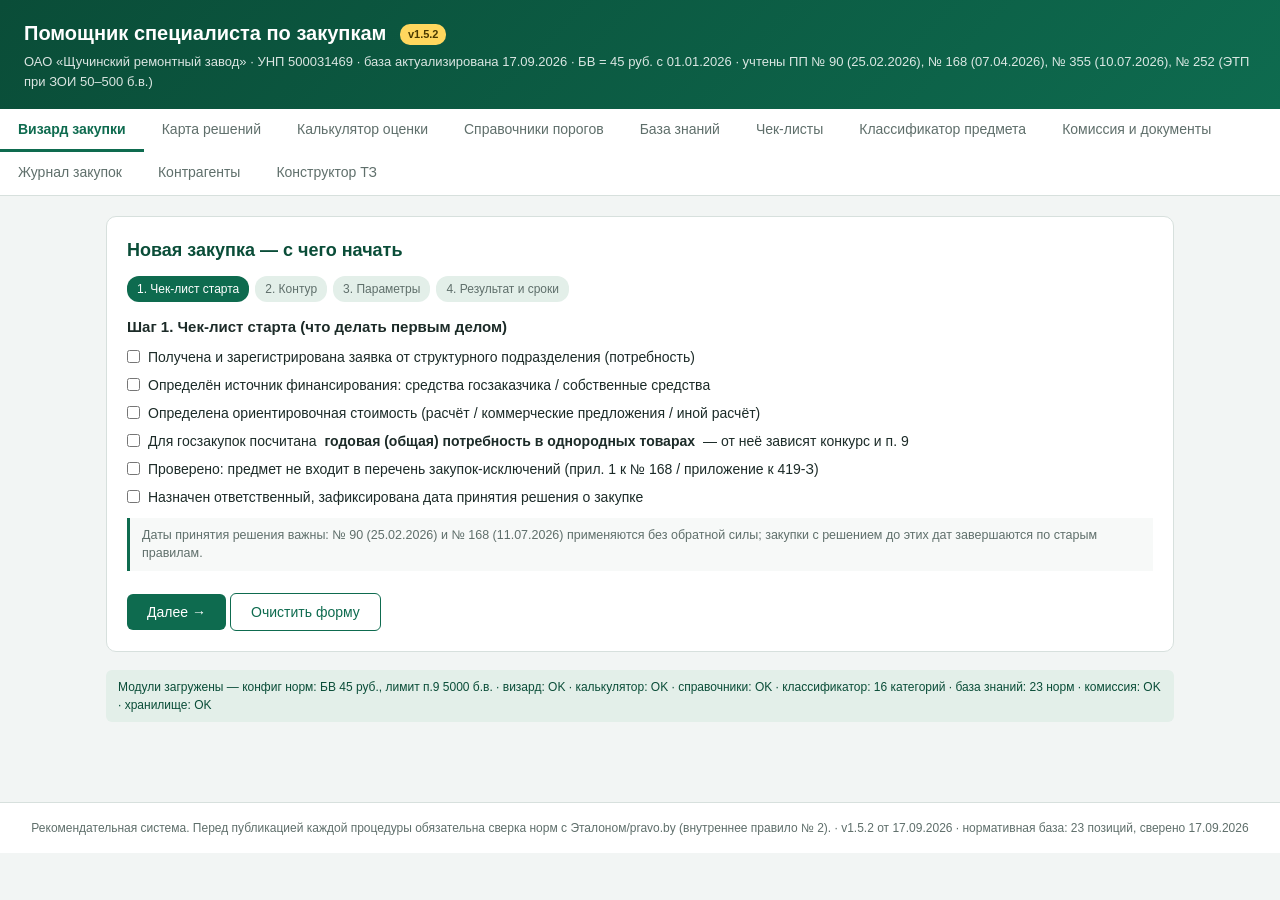
<file: закупки/index.html>
<!DOCTYPE html>
<html lang="ru">
<head>
<meta charset="UTF-8">
<meta name="viewport" content="width=device-width, initial-scale=1.0">
<title>Помощник по закупкам — ОАО «Щучинский ремонтный завод» v1.5.2</title>
<link rel="manifest" href="manifest.webmanifest">
<meta name="theme-color" content="#0a4d38">
<meta name="robots" content="noindex, nofollow">
<meta name="description" content="Помощник специалиста по закупкам: визард процедур, калькулятор оценки, генератор документов. Данные хранятся локально в браузере.">
<link rel="icon" type="image/png" href="icon-192.png">
<meta name="mobile-web-app-capable" content="yes">
<meta name="apple-mobile-web-app-capable" content="yes">
<meta name="apple-mobile-web-app-status-bar-style" content="black-translucent">
<meta name="apple-mobile-web-app-title" content="Закупки ЩРЗ">
<link rel="apple-touch-icon" href="icon-192.png">
<style>
:root{
  --bg:#f2f5f4; --card:#ffffff; --ink:#1c2b28; --muted:#5f6f6b;
  --acc:#0e6b4f; --acc2:#0a4d38; --warn:#b3541e; --danger:#a52a2a;
  --line:#d7e0dd; --chip:#e3efe9; --gold:#8a6d1d;
}
*{box-sizing:border-box;margin:0;padding:0}
body{font-family:"Segoe UI",Roboto,Arial,sans-serif;background:var(--bg);color:var(--ink);font-size:15px;line-height:1.5}
header{background:linear-gradient(135deg,#0a4d38,#0e6b4f);color:#fff;padding:18px 24px}
header h1{font-size:20px}
header .sub{opacity:.85;font-size:13px;margin-top:4px}
.badge{display:inline-block;background:#ffd75e;color:#4a3a00;font-size:11px;padding:2px 8px;border-radius:10px;margin-left:8px;vertical-align:middle}
nav{display:flex;flex-wrap:wrap;background:#fff;border-bottom:1px solid var(--line);position:sticky;top:0;z-index:5}
nav button{border:0;background:none;padding:12px 18px;cursor:pointer;font-size:14px;color:var(--muted);border-bottom:3px solid transparent}
nav button.on{color:var(--acc);border-bottom-color:var(--acc);font-weight:600}
main{max-width:1100px;margin:20px auto;padding:0 16px 60px}
.card{background:var(--card);border:1px solid var(--line);border-radius:10px;padding:20px;margin-bottom:18px}
h2{font-size:18px;margin-bottom:12px;color:var(--acc2)}
h3{font-size:15px;margin:14px 0 8px}
table{width:100%;border-collapse:collapse;font-size:13.5px}
th,td{border:1px solid var(--line);padding:7px 9px;text-align:left;vertical-align:top}
th{background:var(--chip);font-weight:600}
tr:nth-child(even) td{background:#fafcfb}
.grid2{display:grid;grid-template-columns:1fr 1fr;gap:16px}
@media(max-width:800px){.grid2{grid-template-columns:1fr}}
label{display:block;font-size:13px;color:var(--muted);margin:10px 0 4px}
input,select,textarea{width:100%;padding:8px 10px;border:1px solid var(--line);border-radius:6px;font-size:14px;font-family:inherit}
.btn{background:var(--acc);color:#fff;border:0;padding:10px 20px;border-radius:6px;cursor:pointer;font-size:14px;margin-top:12px}
.btn:hover{background:var(--acc2)}
.btn.ghost{background:#fff;color:var(--acc);border:1px solid var(--acc)}
.btn:disabled{background:#9db8af;cursor:not-allowed}
.btn.sm{padding:4px 12px;margin:0;font-size:13px}
.result{border:2px solid var(--acc);border-radius:10px;padding:16px;background:#f0f8f4;margin-top:14px}
.result .proc{font-size:17px;font-weight:700;color:var(--acc2)}
.tag{display:inline-block;font-size:11px;padding:2px 8px;border-radius:10px;margin:2px 4px 2px 0}
.tag.g{background:#e3efe9;color:var(--acc2)}
.tag.y{background:#fdf3d7;color:var(--gold)}
.tag.r{background:#fbe4e4;color:var(--danger)}
.check label{display:flex;gap:8px;align-items:flex-start;font-size:14px;color:var(--ink);margin:7px 0;cursor:pointer}
.check input{width:auto;margin-top:3px}
.steps{display:flex;gap:6px;margin-bottom:14px;flex-wrap:wrap}
.steps span{font-size:12px;padding:4px 10px;border-radius:12px;background:var(--chip);color:var(--muted)}
.steps span.on{background:var(--acc);color:#fff}
.note{font-size:12.5px;color:var(--muted);background:#f7f9f8;border-left:3px solid var(--acc);padding:8px 12px;margin:10px 0}
.note.warn{border-left-color:var(--warn);background:#fdf6ef}
.note.alert{border-left-color:var(--danger);background:#fdf0f0;color:#7a1f1f}
.kv{font-size:13px}
.kv b{color:var(--acc2)}
footer{font-size:12px;color:var(--muted);text-align:center;padding:16px;border-top:1px solid var(--line);background:#fff}
.del{background:none;border:0;color:var(--danger);cursor:pointer;font-size:13px}
.small{font-size:12.5px;color:var(--muted)}
details{margin:8px 0}
summary{cursor:pointer;font-weight:600;color:var(--acc2);font-size:14px}
#diag{font-size:12px;color:var(--acc2);background:var(--chip);border-radius:6px;padding:8px 12px;margin-top:6px}
.ver{font-size:11px;color:var(--gold);background:#fdf3d7;padding:1px 7px;border-radius:9px;white-space:nowrap}
@media print{nav,.btn,.del,#diag{display:none}body{background:#fff}}
.upd-banner{position:fixed;left:0;right:0;bottom:0;background:var(--acc2);color:#fff;padding:12px 20px;text-align:center;font-size:14px;z-index:99;box-shadow:0 -2px 10px rgba(0,0,0,.25)}
/* ===== Карта решений (модуль схемы, изолировано под #schemeTab) ===== */
#schemeTab{
  --kimi-font-sans: -apple-system, BlinkMacSystemFont, "Segoe UI", Roboto, "Helvetica Neue", Arial, sans-serif;
  --kimi-color-surface-raised: #ffffff;
  --kimi-color-surface-muted: rgba(0,0,0,0.05);
  --kimi-color-border: rgba(0,0,0,0.10);
  --kimi-color-text-primary: #1a1a1a;
  --kimi-color-text-secondary: rgba(0,0,0,0.68);
  --kimi-color-text-tertiary: rgba(0,0,0,0.45);
  --kimi-color-text-quaternary: rgba(0,0,0,0.30);
  --kimi-color-positive: #16a34a;
  --kimi-color-danger: #dc2626;
  --kimi-color-warning: #d97706;
  --t-fast: 150ms;
  --t-normal: 300ms;
  --ease-out: cubic-bezier(0.16, 1, 0.3, 1);
}
@media (prefers-color-scheme: dark){#schemeTab{
    --kimi-color-surface-raised: #26262b;
    --kimi-color-surface-muted: rgba(255,255,255,0.06);
    --kimi-color-border: rgba(255,255,255,0.12);
    --kimi-color-text-primary: #f2f2f2;
    --kimi-color-text-secondary: rgba(255,255,255,0.70);
    --kimi-color-text-tertiary: rgba(255,255,255,0.48);
    --kimi-color-text-quaternary: rgba(255,255,255,0.32);
    --kimi-color-positive: #22c55e;
    --kimi-color-danger: #ef4444;
    --kimi-color-warning: #f59e0b;
  }
}#schemeTab body{margin:0;padding:24px;background:transparent;font-family:var(--kimi-font-sans);}#schemeTab .page{max-width:1280px;margin:0 auto;}#schemeTab .scheme{position:relative;min-width:1240px;padding:8px 8px 8px 24px;}#schemeTab #wires{position:absolute;inset:0;z-index:0;pointer-events:none;}#schemeTab .card{background:color-mix(in srgb,var(--kimi-color-surface-raised) 55%,transparent);border:1px solid var(--kimi-color-border);border-radius:12px;backdrop-filter:blur(10px);padding:12px;cursor:pointer;transition:border-color 150ms cubic-bezier(0.16,1,0.3,1);}#schemeTab .card:hover{border-color:var(--kimi-color-text-quaternary);}#schemeTab .card.root{padding:16px;width:100%;max-width:460px;}#schemeTab .hd{display:flex;align-items:center;gap:8px;}#schemeTab .num{flex:none;width:20px;height:20px;border-radius:999px;display:flex;align-items:center;justify-content:center;font-size:11px;border:1px solid var(--kimi-color-border);color:var(--kimi-color-text-secondary);}#schemeTab .root .num{background:var(--kimi-color-text-primary);color:var(--kimi-color-surface);border-color:transparent;}#schemeTab .dot{flex:none;width:8px;height:8px;border-radius:999px;}#schemeTab .ic{width:18px;height:18px;color:var(--kimi-color-text-secondary);flex:none;}#schemeTab .ttl{font-size:13px;font-weight:500;line-height:17px;color:var(--kimi-color-text-primary);}#schemeTab .root .ttl{font-size:16px;line-height:20px;}#schemeTab .sh{margin:6px 0 0;font-size:12px;line-height:17px;color:var(--kimi-color-text-secondary);}#schemeTab .more{margin-top:8px;display:inline-flex;align-items:center;gap:6px;padding:3px 10px;border-radius:999px;border:1px solid var(--kimi-color-border);background:transparent;color:var(--kimi-color-text-secondary);font-size:12px;cursor:pointer;}#schemeTab .more:hover{color:var(--kimi-color-text-primary);}#schemeTab .che{width:14px;height:14px;transition:transform 150ms cubic-bezier(0.16,1,0.3,1);}#schemeTab .card.open .che{transform:rotate(180deg);}#schemeTab .fu{display:none;margin-top:10px;animation:fin 300ms cubic-bezier(0.16,1,0.3,1);}#schemeTab .card.open .fu{display:block;}#schemeTab .fu>p{margin:0;font-size:12px;line-height:17px;color:var(--kimi-color-text-secondary);}#schemeTab .role{margin-top:10px;padding:10px;border-radius:8px;background:color-mix(in srgb,var(--kimi-color-surface-muted) 65%,transparent);border:1px solid var(--kimi-color-border);}#schemeTab .rt{font-size:11px;color:var(--kimi-color-text-tertiary);}#schemeTab .role p{margin:4px 0 0;font-size:12px;line-height:17px;color:var(--kimi-color-text-primary);}#schemeTab .col{display:flex;flex-direction:column;gap:12px;}
@keyframes fin{#schemeTab from{opacity:0;transform:translateY(-4px);}#schemeTab to{opacity:1;transform:none;}}#schemeTab .wire{stroke:var(--kimi-color-text-tertiary);stroke-width:1.5;fill:none;opacity:.85;}#schemeTab .ahp{fill:var(--kimi-color-text-tertiary);}

</style>
<base target="_blank">
</head>
<body>
<header>
  <h1>Помощник специалиста по закупкам <span class="badge">v1.5.2</span></h1>
  <div class="sub">ОАО «Щучинский ремонтный завод» · УНП 500031469 · база актуализирована 17.09.2026 · БВ = 45 руб. с 01.01.2026 · учтены ПП № 90 (25.02.2026), № 168 (07.04.2026), № 355 (10.07.2026), № 252 (ЭТП при ЗОИ 50–500 б.в.)</div>
</header>
<nav id="nav">
  <button data-t="wiz" class="on">Визард закупки</button>
  <button data-t="map">Карта решений</button>
  <button data-t="calc">Калькулятор оценки</button>
  <button data-t="refs">Справочники порогов</button>
  <button data-t="kb">База знаний</button>
  <button data-t="chk">Чек-листы</button>
  <button data-t="cls">Классификатор предмета</button>
  <button data-t="doc">Комиссия и документы</button>
  <button data-t="log">Журнал закупок</button>
  <button data-t="sup">Контрагенты</button>
  <button data-t="tz">Конструктор ТЗ</button>
</nav>
<main>
<!-- ===================== WIZARD ===================== -->
<section id="wiz">
  <div class="card">
    <h2>Новая закупка — с чего начать</h2>
    <div class="steps"><span class="on" id="st0">1. Чек-лист старта</span><span id="st1">2. Контур</span><span id="st2">3. Параметры</span><span id="st3">4. Результат и сроки</span></div>
    <div id="w0" class="check">
      <h3>Шаг 1. Чек-лист старта (что делать первым делом)</h3>
      <label><input type="checkbox" class="s0">Получена и зарегистрирована заявка от структурного подразделения (потребность)</label>
      <label><input type="checkbox" class="s0">Определён источник финансирования: средства госзаказчика / собственные средства</label>
      <label><input type="checkbox" class="s0">Определена ориентировочная стоимость (расчёт / коммерческие предложения / иной расчёт)</label>
      <label><input type="checkbox" class="s0">Для госзакупок посчитана <b>годовая (общая) потребность в однородных товарах</b> — от неё зависят конкурс и п. 9</label>
      <label><input type="checkbox" class="s0">Проверено: предмет не входит в перечень закупок-исключений (прил. 1 к № 168 / приложение к 419-З)</label>
      <label><input type="checkbox" class="s0">Назначен ответственный, зафиксирована дата принятия решения о закупке</label>
      <div class="note">Даты принятия решения важны: № 90 (25.02.2026) и № 168 (11.07.2026) применяются без обратной силы; закупки с решением до этих дат завершаются по старым правилам.</div>
      <button class="btn" onclick="wNext(1)">Далее →</button>
      <button class="btn ghost" onclick="clearWizard()">Очистить форму</button>
    </div>
    <div id="w1" style="display:none">
      <h3>Шаг 2. Выбор контура</h3>
      <label>Контур закупки</label>
      <select id="contour">
        <option value="own">Закупка за счёт собственных средств (ПП № 168 от 07.04.2026 с изм. № 355 от 10.07.2026, ЭТП)</option>
        <option value="gos">Государственная закупка (Закон № 419-З, ГИАС «Электронные закупки»)</option>
      </select>
      <button class="btn" onclick="wNext(2)">Далее →</button>
      <button class="btn ghost" onclick="wNext(0)">← Назад</button>
    </div>
    <div id="w2" style="display:none">
      <h3>Шаг 3. Параметры закупки</h3>
      <label>Предмет закупки</label><input id="subject" placeholder="например: металлопрокат, запчасти, проектные работы…">
      <label>Ориентировочная стоимость <b>данной закупки</b>, руб. (с НДС)</label><input id="amount" type="number" min="0" placeholder="45000">
      <div class="small" id="bvShow"></div>
      <label>Тип</label>
      <select id="ptype"><option>Товары</option><option>Работы</option><option>Услуги</option></select>
      <div id="ownExtra">
        <label><input type="checkbox" id="ownProd" style="width:auto"> Сырьё / материалы / комплектующие / оборудование для собственного производства (п. 29 приложения 1 к № 168, уточнён № 355) — до 1 000 б.в. без процедур</label>
        <label><input type="checkbox" id="oisStroy" style="width:auto"> Закупка при строительстве — по п. 9 приложения 4 к № 168 <b>вне годового лимита 5 000 б.в.</b></label>
        <label><input type="checkbox" id="priorDog" style="width:auto"> Есть действующий договор с поставщиком по этому предмету (проверить основания; продление «старых» договоров ограничено № 355)</label>
      </div>
      <div id="gosExtra" style="display:none">
        <label><b>Годовая (общая) потребность в однородных товарах (работах, услугах)</b>, руб. — определяет конкурс (≥ 100 000 б.в.) и п. 9 (≤ 500 б.в.)</label>
        <input id="annual" type="number" min="0" placeholder="например: 20000000 (обязательно для п. 9 и конкурса)">
        <div class="small" id="bvAnnualShow"></div>
        <label><input type="checkbox" id="std" style="width:auto"> Предмет стандартизированный (характеристики однозначно описываются) — открывает электронный аукцион</label>
        <label><input type="checkbox" id="repeatProc" style="width:auto"> Повторная процедура (предыдущая признана несостоявшейся / отменена) — короче сроки подачи</label>
      </div>
      <label>Дата размещения приглашения / извещения</label><input id="dstart" type="date">
      <button class="btn" onclick="wNext(3)">Рассчитать →</button>
      <button class="btn ghost" onclick="wNext(1)">← Назад</button>
    </div>
    <div id="w3" style="display:none">
      <h3>Шаг 4. Результат</h3>
      <div id="wres"></div>
      <div id="wdates"></div>
      <div id="wfix"></div>
      <div id="wnext" style="margin-top:12px"></div>
      <button class="btn ghost" onclick="wNext(2)">← Назад</button>
    </div>
  </div>
</section>
<!-- ===================== CALC ===================== -->
<section id="calc" style="display:none">
  <div class="card">
    <h2>Калькулятор оценки предложений (методика завода: веса 70/15/15, 10-балльная шкала)</h2>
    <div class="note">10-балльная шкала: худшему значению критерия — 1 балл, лучшему — 10. Итог: Σ (балл × вес). <b>Направление «лучше» задаётся по каждому критерию</b>: для цены и срока поставки «меньше — лучше», для условий оплаты «больше — лучше» (большая отсрочка выгоднее заказчика).</div>
    <h3>Критерии и веса</h3>
    <table id="critTbl">
      <tr><th>Критерий</th><th>Единица</th><th>Направление «лучше»</th><th>Вес, %</th><th></th></tr>
    </table>
    <button class="btn ghost sm" onclick="addCritRow()">+ добавить критерий</button>
    <div class="grid2" style="margin-top:14px">
      <div>
        <label>Участники (через запятую)</label><input id="names" placeholder="ООО «Альфа», ООО «Бета», ООО «Гамма»">
        <button class="btn" onclick="buildCalc()">Сформировать таблицу</button>
      </div>
      <div>
        <div class="small" id="wsum" style="margin-top:14px"></div>
        <div class="small">Веса по умолчанию: цена 70%, сроки поставки 15%, условия оплаты 15% (п. 22.6 внутреннего Порядка завода, ред. 2022).</div>
      </div>
    </div>
    <div id="calcTbl" style="margin-top:14px"></div>
  </div>
</section>
<!-- ===================== REFS ===================== -->
<section id="refs" style="display:none">
  <div class="card">
    <h2>Справочники (на 17.09.2026, БВ = 45 руб.)</h2>
    <h3>1. Закупки за счёт собственных средств — ПП № 168 от 07.04.2026 (с 11.07.2026, с изм. № 355 от 10.07.2026)</h3>
    <table>
      <tr><th>Стоимость сделки</th><th>Действие</th><th>Комментарий</th></tr>
      <tr><td>До 100 б.в. (4 500 руб.)</td><td>Без процедур</td><td>П. 21 приложения 1; кроме аудита обязательной годовой отчётности</td></tr>
      <tr><td>Оборудование, сырьё, материалы, комплектующие для собственного производства до 1 000 б.в. (45 000 руб.)</td><td>Без процедур (исключение)</td><td>П. 29 приложения 1 (уточнён № 355 от 10.07.2026); без годового лимита</td></tr>
      <tr><td>Свыше 100 до 1 000 б.в. (4 500 – 45 000 руб.)</td><td>Из одного источника (п. 9 приложения 4) либо электронная процедура</td><td>Годовой лимит по п. 9 — 5 000 б.в. (225 000 руб.), кроме закупок при строительстве; обязательно изучение конъюнктуры</td></tr>
      <tr><td>Свыше 1 000 б.в. (45 000 руб.)</td><td>Электронная процедура (ЗЦП / конкурс / аукцион)</td><td>Только электронная форма на ЭТП (goszakupki.by / zakupki.butb.by); вид — по локальному порядку организации <span class="ver">проверить по Эталону</span></td></tr>
    </table>
    <h3>2. Государственные закупки — Закон № 419-З (пороги зависят от годовой потребности и стоимости закупки)</h3>
    <table>
      <tr><th>Условие</th><th>Процедура</th><th>Комментарий</th></tr>
      <tr><td>Годовая потребность в однородных товарах (работах, услугах) ≥ 100 000 б.в. (4,5 млн руб.)</td><td>Открытый конкурс</td><td>Также для работ строительства, науки, культуры, цифрового развития — независимо от стоимости (п. 1 приложения)</td></tr>
      <tr><td>Сделка 8 000 – 100 000 б.в. (360 тыс. – 4,5 млн руб.)</td><td>Электронный аукцион</td><td>Стандартизированные товары/работы/услуги; нестандартизированные — конкурс по решению заказчика (ЗЦП недопустим свыше 8 000 б.в.)</td></tr>
      <tr><td>Сделка до 8 000 б.в. (360 000 руб.)</td><td>Запрос ценовых предложений</td><td>Подача предложений ≥ 5 рабочих дней (рекомендуется 10)</td></tr>
      <tr><td>Годовая потребность по п. 9 приложения ≤ 500 б.в. (22 500 руб.)</td><td>Из одного источника (п. 9)</td><td>50–500 б.в.: конъюнктура + <b>обязательный ЭТП</b> (ПП № 252); до 50 б.в. — без конъюнктуры. Лимит — на годовую потребность, не на сделку</td></tr>
    </table>
    <h3>3. Контрольные сроки (419-З, проверено по pravo.by / разъяснениям МАРТ 17.09.2026)</h3>
    <table>
      <tr><th>Событие</th><th>Срок</th><th>Источник</th></tr>
      <tr><td>Подача предложений, ЗЦП (гос)</td><td>≥ 5 рабочих дней (рекомендуется 10)</td><td>419-З, ст. 23</td></tr>
      <tr><td>Подача предложений, электронный аукцион (гос)</td><td>новый ≥ 15 календ. дней (10 календ. при ≤ 5 000 б.в.); повторный ≥ 10 календ. (5 раб. при ≤ 5 000 б.в.)</td><td>419-З, ст. 23</td></tr>
      <tr><td>Подача предложений, конкурс (гос)</td><td>новый ≥ 15 календ. дней; повторный ≥ 10 календ. дней</td><td>419-З, ст. 23</td></tr>
      <tr><td>Обжалование итогов (гос)</td><td>10 календ. дней со дня размещения протокола</td><td>419-З, ст. 31 <span class="ver">сверить по Эталону</span></td></tr>
      <tr><td>Размещение проекта договора победителем (гос)</td><td>в течение 5 календ. дней со дня истечения срока обжалования</td><td>419-З, ст. 24</td></tr>
      <tr><td>Подписание договора победителем (гос)</td><td>3 рабочих дня со дня размещения проекта; при возражениях — 3 раб. дня рассмотрение + 3 раб. дня подписание</td><td>419-З, ст. 24 (ч. 6 п. 4)</td></tr>
      <tr><td>Уведомление победителя (собств. средства)</td><td>не позднее следующего дня</td><td>Порядок завода (ред. 2022) — до переутверждения по № 168</td></tr>
      <tr><td>Договор (собств. средства)</td><td>не ранее 5 раб. дней после выбора (ориентир по локальному акту)</td><td>Порядок завода, п. 27.1 — до переутверждения по № 168</td></tr>
      <tr><td>Сообщение о результатах (собств. средства)</td><td>5 раб. дней после заключения договора</td><td>Порядок завода, п. 26.1 — до переутверждения по № 168</td></tr>
      <tr><td>Отчётность по № 168</td><td>ежеквартально — договоры; полугодие — мин. доля белорусских товаров (в т.ч. по закупкам-исключениям)</td><td>ПП № 168</td></tr>
    </table>
    <div class="note warn">Внутренние «Порядок» и «Положение» завода (пороги 1 000/10 000 б.в., бумажные процедуры) в части, противоречащей № 168, не применять; новый локальный порядок обязан быть разработан и размещён в ИС «Тендеры» (1 б.в. за размещение). Продление «старых» договоров ограничено № 355.</div>
  </div>
</section>
<!-- ===================== KB ===================== -->
<section id="kb" style="display:none">
  <div class="card">
    <h2>База знаний (нормы с версиями и датами проверки)</h2>
    <div class="note">Каждая норма имеет редакцию и дату проверки. Перед публикацией каждой процедуры сверить применённые нормы с Эталоном/pravo.by (правило двойной проверки). Статусы: <span class="tag g">проверено</span> <span class="tag y">сверить по Эталону</span>.</div>
    <div id="kbList"></div>
    <h3>Журнал верификации норм</h3>
    <div class="small">Фиксируется при каждой сверке (админ-панель → «Отметить сверку»).</div>
    <div id="verlogList" style="margin-top:8px"></div>
  </div>
</section>
<!-- ===================== CHECKLISTS ===================== -->
<section id="chk" style="display:none">
  <div class="card">
    <h2>Чек-листы</h2>
    <h3>Проверка заявки участника (комплектность и соответствие)</h3>
    <div class="check" id="chkApp">
      <label><input type="checkbox">Заявление на участие (форма по документации о закупке)</label>
      <label><input type="checkbox">Конкурсное (ценовое) предложение с приложениями, подписано уполномоченным лицом</label>
      <label><input type="checkbox">Выписка из ЕГР (резиденты) / легализованная выписка из торгового реестра (нерезиденты)</label>
      <label><input type="checkbox">Бухгалтерский баланс и отчёт о прибылях и убытках на последнюю отчётную дату (выписка из книги учёта доходов и расходов — при УСН)</label>
      <label><input type="checkbox">Документы, подтверждающие право на деятельность (лицензии — если предусмотрено), квалификацию персонала, опыт (закрытый перечень п. 10 Положения № 168 / ст. 16 419-З)</label>
      <label><input type="checkbox">Документы на товар: сертификаты соответствия (при обязательной сертификации), описание характеристик</label>
      <label><input type="checkbox">Подтверждение статуса производителя / сбытовой организации (договор с производителем) — если заявлено</label>
      <label><input type="checkbox">Документ о стране происхождения товара (только если это основание допуска по нацрежиму — не как требование к участникам)</label>
      <label><input type="checkbox">Проверено: участник не в реестре недобросовестных поставщиков; не в ликвидации/банкротстве</label>
      <label><input type="checkbox">Обеспечение заявки (если требуется документацией) — сумма, срок, форма</label>
      <label><input type="checkbox">Срок действия предложения соответствует документации</label>
    </div>
    <div style="margin-top:12px">
      <button class="btn" onclick="verdict()">Сформировать решение по заявке</button>
      <div id="verdictOut" style="margin-top:12px"></div>
    </div>
    <h3>Закупка из одного источника — обязательные условия</h3>
    <div class="check">
      <label><input type="checkbox">Основание подпадает под перечень (п. 9 прил. 4 № 168 / приложение к 419-З) — для п. 9 419-З лимит 500 б.в. установлен на <b>годовую потребность</b> в однородных товарах</label>
      <label><input type="checkbox">Для ЗОИ 50–500 б.в. по пп. 7, 9 (419-З): процедура проводится в электронном виде на ЭТП (ПП № 252)</label>
      <label><input type="checkbox">Сумма сделки в пределах порога; годовой лимит не исчерпан (№ 168: 5 000 б.в./год по п. 9, кроме строительства; лимит ведёт журнал)</label>
      <label><input type="checkbox">Проведено изучение конъюнктуры рынка (если обязательно): запросы производителям, сравнение цен, справка/протокол</label>
      <label><input type="checkbox">Оформлено решение (приказ/справка руководителя или протокол комиссии) с обоснованием</label>
      <label><input type="checkbox">Соблюдён приоритет производителей при ≥ 2 производителях в процедуре (абз. 7 п. 36 Положения № 168)</label>
    </div>
    <h3>Перед публикацией приглашения</h3>
    <div class="check">
      <label><input type="checkbox">Описание предмета не содержит страны происхождения, недопустимых требований к участникам (п. 4 ст. 21 419-З)</label>
      <label><input type="checkbox">Критерии оценки, веса и направление «лучше» указаны в документации</label>
      <label><input type="checkbox">Сроки реалистичны: ЗЦП гос ≥ 5 раб. дней (рекомендуется 10); аукцион/конкурс — по ст. 23</label>
      <label><input type="checkbox">Проект договора приложен; условия оплаты и поставки определены</label>
      <label><input type="checkbox">Сверка норм по Эталону выполнена (правило двойной проверки) — отметка в журнале верификации</label>
    </div>
    <h3>Пакет для загрузки на портал (ГИАС goszakupki.by / ИС «Тендеры» icetrade.by / zakupki.butb.by)</h3>
    <div class="check">
      <label><input type="checkbox">Приглашение (извещение) — сформировано в генераторе, выгружено в .doc, конвертировано в PDF (если требует портал)</label>
      <label><input type="checkbox">Документация о закупке: требования к участникам (закрытый перечень № 168, п. 10 / ст. 16 419-З), критерии оценки и веса, проект договора, формы заявления и таблицы цен</label>
      <label><input type="checkbox">Описание предмета без запрещённых требований (страна происхождения — нет, марка — с «или эквивалент»)</label>
      <label><input type="checkbox">Сроки: ЗЦП гос ≥ 5 раб. дней; изменения во второй половине срока → продление (не менее половины первоначального)</label>
      <label><input type="checkbox">Для госзакупок: проверка годового плана (позиция включена / право не включать по пп. 10, 17, 22–231, 31, 35, 40, 45, 55 приложения)</label>
      <label><input type="checkbox">Для ЗОИ 50–500 б.в. (пп. 7, 9): процедура через ЭТП (ПП № 252)</label>
      <label><input type="checkbox">Карточка закупки в журнале создана (ID присвоен), статус «в работе»</label>
      <label><input type="checkbox">После процедуры: протоколы (вскрытие, заседание), уведомления — выгружены и размещены на портале в срок</label>
      <label><input type="checkbox">Договор подписан в срок (гос: 3 раб. дня / собств.: по локальному порядку); карточка закрыта; документы прикреплены к карточке (архив)</label>
    </div>
  </div>
</section>
<!-- ===================== CLASSIFIER ===================== -->
<section id="cls" style="display:none">
  <div class="card">
    <h2>Классификатор: куда попадает товар / работа / услуга</h2>
    <div class="note">Введите предмет закупки — система покажет применимые нормы: исключения из процедур, нацрежим, особые требования. База: ПП № 168 (с изм. № 355), 419-З, ПП № 252, внутренние документы ЩРЗ (17.09.2026). <span class="tag y">перед применением сверить по Эталону</span></div>
    <label>Поиск по предмету закупки (например: «дизель», «металл», «проект», «аренда»)</label>
    <input id="clsQ" placeholder="начните вводить…">
    <div id="clsList" style="margin-top:12px"></div>
  </div>
</section>
<!-- ===================== DOCS ===================== -->
<section id="doc" style="display:none">
  <div class="card">
    <h2>Комиссия, реквизиты и ответственные</h2>
    <div class="note">Данные подставляются в генерируемые документы и сохраняются в браузере (localStorage).</div>
    <div class="grid2">
      <div>
        <label>Директор (подписант)</label><input id="cDir" placeholder="Фамилия И.О.">
        <label>Председатель конкурсной комиссии</label><input id="cChair" placeholder="Фамилия И.О. — должность">
        <label>Секретарь комиссии</label><input id="cSecr" placeholder="">
        <label>Ответственный за закупку (контакт для участников)</label><input id="cBuyer" placeholder="ФИО, телефон, e-mail">
      </div>
      <div>
        <label>Члены комиссии (ФИО и должность, каждый с новой строки)</label><textarea id="cMembers" rows="3" placeholder="Фамилия И.О. — должность, каждый с новой строки"></textarea>
        <label>Основной банк (полная строка реквизитов)</label><input id="cBank1" placeholder="р/с BY__ ____ ____ ____ ____ ____ ____, ОАО «Белагропромбанк», МФО BAPBBY2X">
        <label>Дополнительный банк</label><input id="cBank2" placeholder="р/с …, ОАО «АСБ Беларусбанк», МФО AKBBBY2X">
        <label>Телефон организации (для договора)</label><input id="cPhone" placeholder="(8-01514) 43-3-30">
      </div>
    </div>
    <button class="btn" onclick="saveCommission()">Сохранить</button>
    <span class="small" id="cSaved" style="margin-left:10px"></span>
  </div>
  <div class="card">
    <h2>Генератор документов</h2>
    <div class="note">Ссылки на внутренний «Порядок закупок» ЩРЗ (ред. 2022) применяются только в части, не противоречащей ПП № 168, и подлежат замене после переутверждения локального порядка.</div>
    <div class="grid2">
      <div>
        <label>Тип документа</label>
        <select id="dType">
          <option value="inv">Приглашение к участию в процедуре (ЗЦП / конкурс)</option>
          <option value="open">Протокол вскрытия конвертов с предложениями</option>
          <option value="meeting">Протокол заседания комиссии (заключение о выборе победителя)</option>
          <option value="reject">Уведомление об отклонении предложения участника</option>
          <option value="res">Сообщение о результатах процедуры</option>
          <option value="oos">Справка-обоснование закупки из одного источника</option>
          <option value="task">Задание на закупку (внутренний документ)</option>
          <option value="za">Форма участника: Заявление на участие (по форме документации)</option>
          <option value="price">Форма участника: Таблица цен</option>
          <option value="contract">Договор поставки (проект — адаптировать под форму завода)</option>
        </select>
        <label>Предмет закупки</label><input id="dSubject" placeholder="например: поставка металлопроката">
        <label>Номер процедуры / документа</label><input id="dNum" placeholder="например: ЗЦП-15/09-2026">
        <label>Участники и цены предложений (для протокола вскрытия; каждый с новой строки: «Наименование — цена»)</label>
        <textarea id="dParticipants" rows="4" placeholder="ООО «Альфа» — 42 000 руб.&#10;ООО «Бета» — 44 500 руб."></textarea>
        <label>Общее решение комиссии (для протокола вскрытия)</label>
        <select id="dAdm">
          <option>Все предложения допущены к оценке</option>
          <option>Часть предложений отложена для запроса разъяснений</option>
        </select>
      </div>
      <div>
        <label>Ориентировочная стоимость, руб.</label><input id="dAmount" type="number" placeholder="45000">
        <label>Дата размещения / решения</label><input id="dDate" type="date">
        <label>Срок подачи предложений (дата)</label><input id="dDeadline" type="date">
        <label>Победитель / поставщик (для сообщения о результатах и протокола)</label><input id="dWinner" placeholder="наименование, УНП">
        <label>Сумма (цена) победителя, руб.</label><input id="dWinSum" type="number">
        <label>Итоговый балл / место победителя (для протокола заседания)</label><input id="dWinScore" placeholder="например: 9,35 балла, 1 место">
        <label>Участник, чьё предложение отклонено (для уведомления)</label><input id="dLoser" placeholder="наименование">
        <label>Причины отклонения (для уведомления; через точку с запятой)</label><input id="dReason" placeholder="не представлены документы, подтверждающие опыт; цена выше ориентировочной стоимости">
        <label>Наименование участника (для форм заявления и таблицы цен)</label><input id="dPart" placeholder="полное наименование организации">
        <label>Цены по позициям (для таблицы цен; «наименование — количество — цена», каждая с новой строки)</label>
        <textarea id="dItems" rows="3" placeholder="Электроды УОНИ-13/55 — 50 кг — 18,50 руб./кг"></textarea>
        <label>Срок поставки (для договора)</label><input id="dDelivery" placeholder="например: в течение 15 рабочих дней с даты договора">
        <label>Условия оплаты (для договора)</label><input id="dPay" placeholder="например: оплата в течение 30 банковских дней с даты поставки">
      </div>
    </div>
    <button class="btn" onclick="genDoc()">Сформировать документ</button>
    <button class="btn ghost" onclick="exportDoc()">Скачать .doc</button>
    <button class="btn ghost" onclick="window.print()">Печать</button>
    <div id="docOut" style="margin-top:16px"></div>
  </div>
</section>
<!-- ===================== LOG ===================== -->
<section id="log" style="display:none">
  <div class="card">
    <h2>Журнал закупок</h2>
    <div class="small" style="margin-bottom:10px">Хранится локально в браузере (localStorage). Экспорт — кнопкой ниже.</div>
    <div id="lim9box"></div>
    <div id="logTbl" style="margin-top:14px"></div>
    <div style="border-top:1px dashed var(--line);margin-top:16px;padding-top:12px">
      <h3>Резервное копирование</h3>
      <p class="small">Сохраняет весь архив (журнал с вложениями, лимит, контрагенты, настройки комиссии и банка, результаты оценок). Перенесите файл на другой ПК и восстановите там.</p>
      <button class="btn ghost" onclick="backupAll()">Скачать резервную копию (.json)</button>
      <label style="margin-top:8px">Восстановить из копии</label>
      <input type="file" accept=".json" onchange="restoreAll(this)">
      <button class="btn ghost" onclick="exportICS()" style="margin-left:8px">Выгрузить дедлайны в календарь (.ics)</button>
    </div>
  </div>
</section>
<!-- ===================== SUPPLIERS ===================== -->
<section id="sup" style="display:none">
  <div class="card">
    <h2>Реестр контрагентов (база поставщиков завода)</h2>
    <div class="note">Накапливается с каждой закупкой: кто поставлял, по каким категориям, с каким результатом. Перед включением в документацию проверяйте реестр недобросовестных поставщиков (ГИАС / ИС «Тендеры»). Хранится локально.</div>
    <div class="grid2">
      <div>
        <label>Наименование организации</label><input id="sName" placeholder="ООО «Поставщик»">
        <label>УНП</label><input id="sUnp" placeholder="123456789">
        <label>Категория поставок</label>
        <select id="sCat">
          <option>Металлопрокат</option><option>Запчасти / техника</option><option>ГСМ и топливо</option>
          <option>Электротехника</option><option>Стройматериалы и работы</option><option>Услуги / перевозки</option>
          <option>Проектные работы</option><option>Прочее</option>
        </select>
      </div>
      <div>
        <label>Контакты (телефон, e-mail)</label><input id="sContact" placeholder="+375 __ ___-__-__, ___@___">
        <label>Статус</label>
        <select id="sStatus">
          <option>актуален</option><option>риск (просрочки, замечания)</option><option>не рекомендуется</option>
        </select>
        <label>Заметки (цены, условия, история)</label><textarea id="sNote" rows="3" placeholder="Поставлял электроды 2025 г., цены средние по рынку, сроки выдерживает"></textarea>
      </div>
    </div>
    <button class="btn" onclick="addSupplier()">Добавить в реестр</button>
  </div>
  <div class="card">
    <h2>Реестр</h2>
    <input id="sSearch" placeholder="Поиск по названию, УНП, категории…" style="margin-bottom:10px" oninput="renderSup()">
    <div id="supTbl"></div>
  </div>
</section>
<!-- ===================== TZ BUILDER ===================== -->
<section id="tz" style="display:none">
  <div class="card">
    <h2>Конструктор ТЗ / описания предмета закупки</h2>
    <div class="note">Соберите описание предмета по шаблону — система проверит текст на запрещённые требования (п. 4 ст. 21 419-З / № 168): страна происхождения, марка без «или эквивалент», избыточные требования к участникам. Режим «выгодно, но законно».</div>
    <label>Шаблон предмета</label>
    <select id="tzCat" onchange="tzHint()">
      <option>Металлопрокат</option>
      <option>Запчасти / комплектующие</option>
      <option>ГСМ и топливо</option>
      <option>Электрооборудование</option>
      <option>Услуги / перевозки</option>
      <option>Проектные работы</option>
      <option>Универсальный</option>
    </select>
    <div class="small" id="tzHintBox" style="margin-top:4px"></div>
    <div class="grid2">
      <div>
        <label>Наименование предмета закупки</label><input id="tzName" placeholder="например: лист стальной горячекатаный 3 мм">
        <label>Количество и единицы измерения</label><input id="tzQty" placeholder="например: 2 000 кг">
        <label>Ключевые технические характеристики</label><textarea id="tzChars" rows="4" placeholder="размеры, марка материала, ГОСТ/ТУ, допуски…"></textarea>
      </div>
      <div>
        <label>Требования к качеству / сертификации</label><input id="tzQuality" placeholder="например: сертификат соответствия, паспорт качества на партию">
        <label>Срок и место поставки (выполнения)</label><input id="tzDelivery" placeholder="например: в течение 15 рабочих дней, склад завода (аг. Рожанка)">
        <label>Гарантийные требования</label><input id="tzWarranty" placeholder="например: гарантия 12 месяцев с даты поставки">
        <label><input type="checkbox" id="tzEquiv" checked style="width:auto"> Допускается «или эквивалент (аналог)» (рекомендуется — расширяет конкуренцию)</label>
        <label><input type="checkbox" id="tzSamples" style="width:auto"> Предоставление образцов для проверки совместимости</label>
      </div>
    </div>
    <button class="btn" onclick="tzBuild()">Собрать и проверить описание</button>
    <div id="tzOut" style="margin-top:14px"></div>
  </div>
</section>
<section id="map" style="display:none">
<div class="page" id="schemeTab">

  <div style="font-size:17px;font-weight:500;color:var(--kimi-color-text-primary);">Закупки за счёт собственных средств — карта решений специалиста</div>
  <div style="font-size:13px;line-height:18px;color:var(--kimi-color-text-tertiary);margin-top:4px;">ОАО «Щучинский ремонтный завод» · пост. Совмина № 168 от 07.04.2026 (ред. № 355 от 10.07.2026) · БВ = 45 руб.: 100 БВ = 4 500 руб., 1000 БВ = 45 000 руб. Нажмите на карточку — раскроются нормы, документы и сроки.</div>
  <div style="display:flex;flex-wrap:wrap;gap:16px;margin-top:8px;font-size:12px;color:var(--kimi-color-text-tertiary);">
    <span style="display:inline-flex;align-items:center;gap:6px;"><span style="width:8px;height:8px;border-radius:999px;background:var(--kimi-color-positive);"></span>без процедур</span>
    <span style="display:inline-flex;align-items:center;gap:6px;"><span style="width:8px;height:8px;border-radius:999px;background:var(--kimi-color-warning);"></span>из одного источника</span>
    <span style="display:inline-flex;align-items:center;gap:6px;"><span style="width:8px;height:8px;border-radius:999px;background:var(--kimi-color-danger);"></span>конкурентная процедура на ЭТП</span>
    <span style="display:inline-flex;align-items:center;gap:6px;"><span style="width:8px;height:8px;border-radius:999px;background:var(--kimi-color-text-tertiary);"></span>контроль и отчётность</span>
  </div>
  <div style="overflow-x:auto;margin-top:8px;">
    <div class="scheme" id="scheme">
      <svg id="wires"></svg>
      <div style="position:relative;z-index:1;display:grid;justify-items:center;" id="tier1"></div>
      <div style="position:relative;z-index:1;display:grid;grid-template-columns:repeat(6,minmax(0,1fr));gap:12px;margin-top:44px;" id="tier2"></div>
      <div style="position:relative;z-index:1;display:grid;grid-template-columns:repeat(6,minmax(0,1fr));gap:12px;margin-top:36px;" id="tier3"></div>
    </div>
  </div>
  <div style="margin-top:16px;font-size:12px;line-height:16px;color:var(--kimi-color-text-quaternary);">Шпаргалка сверена с пост. № 168 (ред. № 355), позициями МАРТ и локальным Порядком закупок ОАО «ЩРЗ» на 23.09.2026. Для рабочего применения — сверяйтесь с Эталоном и право.бай.</div>
</div>
</section>
<div id="diag">Загрузка модулей…</div>
</main>
<footer>Рекомендательная система. Перед публикацией каждой процедуры обязательна сверка норм с Эталоном/pravo.by (внутреннее правило № 2). · v1.5.2 от 17.09.2026 · <span id="footVer"></span></footer>
<script>
/* =====================================================================
   МОДУЛЬ 0. КОНФИГУРАЦИЯ НОРМ (единый источник порогов и сроков)
   ===================================================================== */
var CONFIG = {
  BV: 45,                      // базовая величина с 01.01.2026 (ПП № 651 от 20.11.2025)
  DATE_NORM: '17.09.2026',
  ORG: 'ОАО «Щучинский ремонтный завод»',
  ORG_ADDR: '231552, Республика Беларусь, Гродненская область, Щучинский район, аг. Рожанка, ул. Советская, 52А',
  ORG_UNP: '500031469',
  LIM9: 5000,                  // б.в. в год по п. 9 приложения 4 к № 168 (кроме строительства)
  GOS: {                       // 419-З (пороги в б.в.)
    OOS9_MAX_ANNUAL: 500,      // п. 9: лимит на ГОДОВУЮ потребность
    OOS9_CONJ_MIN: 50,         // от 50 б.в. — конъюнктура и ЭТП (ПП № 252)
    ZCP_MAX: 8000,             // ЗЦП — до 8 000 б.в.
    AUCTION_MAX: 100000,       // аукцион — 8 000–100 000 б.в.
    CONTEST_ANNUAL: 100000,    // конкурс — годовая потребность ≥ 100 000 б.в.
    APPEAL_DAYS: 10            // обжалование итогов, календ. дней (ст. 31) [сверить по Эталону]
  },
  OWN: {                       // ПП № 168 (в б.в.)
    DIRECT_MAX: 100,           // без процедур (п. 21 приложения 1)
    PROD_MAX: 1000,            // п. 29 приложения 1 (с учётом № 355)
    OOS9_MIN: 100, OOS9_MAX: 1000
  },
  STORE_KEYS: ['zlog','comm','suppliers','lastscore','verlog']
};
function $(id){ return document.getElementById(id); }
function esc(s){ return String(s == null ? '' : s).replace(/&/g,'&amp;').replace(/</g,'&lt;').replace(/>/g,'&gt;').replace(/"/g,'&quot;'); }
function fmt(n){ return new Intl.NumberFormat('ru-RU').format(Math.round(n)) + ' руб.'; }
function dstr(d){ return d.toLocaleDateString('ru-RU'); }
function addWorkDays(d, n){ var t = new Date(d), a = 0; while (a < n){ t.setDate(t.getDate()+1); var w = t.getDay(); if (w !== 0 && w !== 6) a++; } return t; }
function addCalDays(d, n){ var t = new Date(d); t.setDate(t.getDate()+n); return t; }

/* =====================================================================
   МОДУЛЬ 1. ХРАНИЛИЩЕ (localStorage + бэкап/восстановление + миграция)
   ===================================================================== */
function lsGet(key, def){ try { var v = localStorage.getItem(key); return v ? JSON.parse(v) : def; } catch(e){ return def; } }
function lsSet(key, val){ try { localStorage.setItem(key, JSON.stringify(val)); return true; } catch(e){ alert('Не удалось сохранить: локальное хранилище переполнено. Удалите часть вложений или сделайте бэкап.'); return false; } }
function currentYear(){ return new Date().getFullYear(); }

/* Миграция записей журнала, созданных версиями < 1.5.0 */
function migrateLog(L){
  var changed = false;
  for (var i = 0; i < L.length; i++){
    var r = L[i];
    if (!r.id){ r.id = nextId(L); r.status = 'в работе'; r.files = r.files || []; r.stage = 1; changed = true; }
    if (!r.year){ r.year = (r.date || '').slice(0,4) || String(currentYear()); changed = true; }
    if (!r.procKey){
      if (r.contour === 'own' && (r.proc || '').indexOf('одного источника') >= 0) r.procKey = 'oosOwn9';
      else if (r.contour === 'own' && (r.proc || '').indexOf('собственного производства') >= 0) r.procKey = 'prod';
      else if (r.contour === 'own' && (r.proc || '').indexOf('Прямая') >= 0) r.procKey = 'direct';
      changed = true;
    }
    r.files = r.files || [];
  }
  return changed;
}
function getLog(){ var L = lsGet('zlog', []); if (migrateLog(L)) lsSet('zlog', L); return L; }

function backupAll(){
  var pack = { app: 'zakupki-pomoshchnik', version: '1.5.1', date: new Date().toISOString(), data: {} };
  for (var i = 0; i < CONFIG.STORE_KEYS.length; i++) pack.data[CONFIG.STORE_KEYS[i]] = lsGet(CONFIG.STORE_KEYS[i], null);
  var a = document.createElement('a');
  a.href = URL.createObjectURL(new Blob([JSON.stringify(pack)], {type:'application/json'}));
  a.download = 'zakupki_backup_' + new Date().toISOString().slice(0,10) + '.json';
  a.click();
  alert('Резервная копия сохранена. Храните файл в папке закупок/на флешке — это единственный способ перенести данные на другой ПК.');
}
function restoreAll(input){
  var f = input.files && input.files[0]; if (!f) return;
  var r = new FileReader();
  r.onload = function(){
    try {
      var pack = JSON.parse(r.result);
      if (!pack || pack.app !== 'zakupki-pomoshchnik' || !pack.data) throw new Error('bad file');
      if (!confirm('Восстановить данные из копии от ' + (pack.date || 'неизвестной даты') + '?\nТекущие локальные данные будут ЗАМЕНЕНЫ.')) return;
      for (var k in pack.data){ if (pack.data[k] !== null && pack.data[k] !== undefined) localStorage.setItem(k, JSON.stringify(pack.data[k])); }
      renderLog(); renderSup(); loadCommission(); renderKB();
      alert('Данные восстановлены.');
    } catch(e){ alert('Файл не распознан как резервная копия приложения.'); }
    input.value = '';
  };
  r.readAsText(f);
}

/* =====================================================================
   МОДУЛЬ 2. НАВИГАЦИЯ
   ===================================================================== */
var navBtns = document.querySelectorAll('#nav button');
for (var bi = 0; bi < navBtns.length; bi++){
  navBtns[bi].onclick = function(){
    for (var x = 0; x < navBtns.length; x++) navBtns[x].classList.remove('on');
    this.classList.add('on');
    var ids = ['wiz','calc','refs','kb','chk','cls','doc','log','sup','tz','map'];
    for (var i = 0; i < ids.length; i++) $(ids[i]).style.display = ids[i] === this.getAttribute('data-t') ? '' : 'none';
    if (this.getAttribute('data-t') === 'log') renderLog();
    if (this.getAttribute('data-t') === 'sup') renderSup();
    if (this.getAttribute('data-t') === 'tz') tzHint();
    if (this.getAttribute('data-t') === 'kb') renderKB();
    if (this.getAttribute('data-t') === 'map' && window.__initSchemeMap) requestAnimationFrame(function(){ __initSchemeMap(); __drawSchemeMap(); });
    window.scrollTo(0,0);
  };
}
function gotoTab(t){
  for (var i = 0; i < navBtns.length; i++) if (navBtns[i].getAttribute('data-t') === t){ navBtns[i].onclick(); return true; }
  return false;
}

/* =====================================================================
   МОДУЛЬ 3. ВИЗАРД ЗАКУПКИ
   ===================================================================== */
function wNext(n){
  for (var i = 0; i < 4; i++){ $('w'+i).style.display = i === n ? '' : 'none'; $('st'+i).className = i <= n ? 'on' : ''; }
  if (n === 2) syncExtra();
  if (n === 3) computeWizard();
  window.scrollTo(0,0);
}
function syncExtra(){
  var c = $('contour').value;
  $('ownExtra').style.display = c === 'own' ? '' : 'none';
  $('gosExtra').style.display = c === 'gos' ? '' : 'none';
}
$('amount').oninput = function(){
  var a = +this.value || 0;
  $('bvShow').textContent = a > 0 ? '= ' + (a/CONFIG.BV).toFixed(1) + ' базовых величин (БВ ' + CONFIG.BV + ' руб.)' : '';
};
$('annual').oninput = function(){
  var a = +this.value || 0;
  $('bvAnnualShow').textContent = a > 0 ? 'годовая потребность = ' + (a/CONFIG.BV).toFixed(1) + ' б.в. (п. 9 — если ≤ ' + CONFIG.GOS.OOS9_MAX_ANNUAL + ' б.в.; конкурс — если ≥ ' + fmt(CONFIG.GOS.CONTEST_ANNUAL*CONFIG.BV) + ')' : '';
};
$('contour').onchange = syncExtra;
(function(){ var d = new Date(); $('dstart').value = d.toISOString().slice(0,10); })();

/* --- лимит п. 9 (собственные средства): считается из журнала, а не из отдельного реестра ---
   Учитываются карточки: контур own, вид «из одного источника», не отменена,
   текущий календарный год, без признака «строительство». */
function recCountsToLim(r, year){
  if (r.contour !== 'own' || r.status === 'отменена') return false;
  if ((r.year || (r.date||'').slice(0,4) || String(currentYear())) !== String(year)) return false;
  if (r.oisStroy) return false;
  if (r.procKey) return r.procKey === 'oosOwn9';
  return (r.proc || '').indexOf('одного источника') >= 0;
}
function limSpent(year){ var L = getLog(), s = 0; for (var i = 0; i < L.length; i++) if (recCountsToLim(L[i], year)) s += (+L[i].bv || 0); return s; }
function limRecords(year){ var L = getLog(), out = []; for (var i = 0; i < L.length; i++) if (recCountsToLim(L[i], year)) out.push(L[i]); return out; }

function computeWizard(){
  var c = $('contour').value, a = +$('amount').value || 0, bv = a / CONFIG.BV;
  var subj = $('subject').value || 'предмет не указан';
  var ownProd = $('ownProd').checked, oisStroy = $('oisStroy').checked;
  var std = $('std').checked, repeat = $('repeatProc').checked;
  var annual = +$('annual').value || 0, av = annual > 0 ? annual / CONFIG.BV : 0;
  window._wizdates = [];
  if (a <= 0){ $('wres').innerHTML = '<div class="result"><p>Укажите ориентировочную стоимость.</p></div>'; $('wdates').innerHTML=''; $('wfix').innerHTML=''; $('wnext').innerHTML=''; return; }

  var key = '', proc = '', why = '', tags = '<span class="tag g">проверено ' + CONFIG.DATE_NORM + '</span>', alt = '', block = '';
  if (c === 'own'){
    if (bv <= CONFIG.OWN.DIRECT_MAX){
      key = 'direct';
      proc = 'Прямая закупка — процедуры не требуются';
      why = 'П. 21 приложения 1 к ПП № 168: закупки до 100 б.в. (4 500 руб.) по одной сделке. Исключение — аудит обязательной годовой отчётности (для него — конкурс независимо от стоимости).';
      tags += '<span class="tag g">ПП № 168</span>';
    } else if (ownProd && bv <= CONFIG.OWN.PROD_MAX){
      key = 'prod';
      proc = 'Без процедур — для собственного производства';
      why = 'П. 29 приложения 1 к ПП № 168 (положения уточнены ПП № 355 от 10.07.2026): оборудование, инструменты, сырьё, материалы, комплектующие для собственного производства до 1 000 б.в. (45 000 руб.) — исключение, без годового лимита. Назначение «для собственного производства» зафиксируйте в задании на закупку.';
      tags += '<span class="tag g">ПП № 168 + № 355</span>';
    } else if (bv <= CONFIG.OWN.OOS9_MAX){
      key = 'oosOwn9';
      var spent = limSpent(currentYear());
      var over = !oisStroy && (spent + bv > CONFIG.LIM9);
      proc = 'Закупка из одного источника (п. 9 приложения 4 к № 168) — либо электронная процедура';
      why = 'Сделка 100–1 000 б.в. (4 500–45 000 руб.). Условия: изучение конъюнктуры рынка; годовой лимит по п. 9 — 5 000 б.в. (225 000 руб.) на все сделки по основанию за год (для закупок при строительстве лимит не применяется); свыше лимита — только конкурентная электронная процедура.';
      tags += '<span class="tag g">ПП № 168</span>' + (over ? '<span class="tag r">лимит исчерпан</span>' : '<span class="tag y">сверить по Эталону</span>');
      alt = 'Альтернатива: запрос ценовых предложений / аукцион в электронной форме на ЭТП (goszakupki.by / zakupki.butb.by).';
      if (over) block = 'Превышение годового лимита п. 9: израсходовано ' + spent.toFixed(1) + ' б.в., сделка ' + bv.toFixed(1) + ' б.в., лимит 5 000 б.в. Зафиксировать нельзя — выберите конкурентную процедуру либо основание вне п. 9.';
      else if (CONFIG.LIM9 - spent - bv < 500) block = 'Внимание: после этой закупки остаток лимита п. 9 будет менее 500 б.в. (' + (CONFIG.LIM9 - spent - bv).toFixed(1) + ' б.в.).';
    } else {
      key = 'eproc';
      proc = 'Электронная конкурентная процедура';
      why = 'Свыше 1 000 б.в. (45 000 руб.): проведение только в электронной форме на ЭТП. Вид процедуры (ЗЦП / конкурс / аукцион) — по локальному порядку организации; новый порядок ЩРЗ по № 168 в разработке (старый противоречит № 168 и применяется лишь в части, ему не противоречащей).';
      tags += '<span class="tag g">ПП № 168</span><span class="tag y">вид процедуры — по новому локальному порядку</span>';
      alt = 'Проверьте исключения приложения 1 и основания из одного источника (прил. 4) к № 168, в т.ч. монополия, срочность, строительство.';
    }
  } else {
    tags += '<span class="tag g">419-З</span>';
    if (annual <= 0) alt = 'Годовая потребность не указана: без неё нельзя оценить п. 9 (лимит 500 б.в. — на годовую потребность) и обязательность конкурса. Укажите на шаге 3.';
    if (av > 0 && av <= CONFIG.GOS.OOS9_MAX_ANNUAL){
      key = 'oos9gos';
      var conj = av >= CONFIG.GOS.OOS9_CONJ_MIN;
      proc = 'Закупка из одного источника (п. 9 приложения к 419-З)';
      why = conj
        ? 'Годовая потребность ' + av.toFixed(1) + ' б.в. (50–500 б.в.): обязательно изучение конъюнктуры рынка, а процедура проводится в электронном виде на ЭТП (ПП № 252). Порог 500 б.в. установлен на годовую (общую) потребность в однородных товарах (ред. № 354-З от 31.01.2024).'
        : 'Годовая потребность до 50 б.в. (2 250 руб.): изучение конъюнктуры не требуется — заказчик сам выбирает контрагента.';
      tags += conj ? '<span class="tag y">ЭТП обязателен (ПП № 252)</span>' : '';
    } else if (av >= CONFIG.GOS.CONTEST_ANNUAL){
      key = 'contest';
      proc = 'Открытый конкурс';
      why = 'Годовая потребность ' + av.toFixed(1) + ' б.в. ≥ 100 000 б.в. (4,5 млн руб.) — конкурс обязателен (п. 1 приложения к 419-З) независимо от стоимости отдельной закупки. Также конкурс проводится для работ строительства, науки, культуры, цифрового развития независимо от стоимости (ч. 2 п. 1 приложения).';
    } else if (bv <= CONFIG.GOS.ZCP_MAX){
      key = 'zcp';
      proc = 'Запрос ценовых предложений';
      why = 'Сделка до 8 000 б.в. (360 000 руб.). Подача предложений — не менее 5 рабочих дней со дня размещения документов на ЭТП (ст. 23 419-З); на практике МАРТ рекомендует 10 рабочих дней.';
    } else if (bv <= CONFIG.GOS.AUCTION_MAX){
      if (std){
        key = 'auction';
        proc = 'Электронный аукцион';
        why = 'Сделка 8 000–100 000 б.в. и стандартизированный предмет — аукцион с понижением цены (ст. 23: не менее 15 календ. дней, при ≤ 5 000 б.в. — 10 календ.; повторный — 10 календ., при ≤ 5 000 б.в. — 5 раб. дней).';
      } else {
        key = 'contestDecision';
        proc = 'Конкурс по решению заказчика (ЗЦП недопустим свыше 8 000 б.в.)';
        why = 'Сделка 8 000–100 000 б.в., предмет нестандартизированный: аукцион не применяется, ЗЦП — только до 8 000 б.в. Оформите конкурс (в т.ч. малый/упрощённый по вашему плану) либо стандартизируйте описание для аукциона.';
        tags += '<span class="tag y">сверить по Эталону</span>';
      }
    } else {
      key = 'contestDecision';
      proc = 'Конкурс по решению заказчика (аукцион ограничен 100 000 б.в.)';
      why = 'Сделка свыше 100 000 б.в. при годовой потребности ниже 100 000 б.в.: аукцион вне диапазона 8 000–100 000 б.в. не проводится — проведите конкурс по решению заказчика.';
      tags += '<span class="tag y">сверить по Эталону</span>';
    }
  }

  var html = '<div class="result"><div class="proc">' + esc(proc) + '</div><p style="margin-top:8px">' + why + '</p><p>' + tags + '</p>';
  if (alt) html += '<p class="small">' + alt + '</p>';
  if (block) html += '<div class="note ' + (block.indexOf('Превышение') === 0 ? 'alert' : 'warn') + '">' + block + '</div>';
  html += '<p class="small">Предмет: ' + esc(subj) + ' · ' + fmt(a) + ' = ' + bv.toFixed(1) + ' б.в.' + (c === 'gos' && av > 0 ? ' · годовая потребность: ' + av.toFixed(1) + ' б.в.' : '') + '</p></div>';
  $('wres').innerHTML = html;

  /* --- контрольные даты --- */
  var ds = $('dstart').value ? new Date($('dstart').value) : new Date();
  var rows = '';
  function addR(e, d, note){ rows += '<tr><td>' + e + '</td><td>' + dstr(d) + '</td><td class="small">' + note + '</td></tr>'; window._wizdates.push({ title: e + ' (' + subj + ')', date: d }); }
  function gosContractDates(after){
    var itogi = addWorkDays(after, 1);
    var appeal = addCalDays(itogi, CONFIG.GOS.APPEAL_DAYS);
    var draft = addCalDays(appeal, 5);
    var sign = addWorkDays(draft, 3);
    addR('Итоги (протоколы комиссии)', itogi, 'вскрытие/заседание после окончания подачи');
    addR('Срок обжалования истекает', appeal, CONFIG.GOS.APPEAL_DAYS + ' календ. дней (ст. 31) — сверить по Эталону');
    addR('Проект договора разместить до', draft, '5 календ. дней со дня истечения срока обжалования (ст. 24)');
    addR('Победитель подписывает до', sign, '3 рабочих дня со дня размещения проекта; при возражениях — 3 раб. дня рассмотрение + 3 раб. дня подписание');
  }
  if (c === 'own' && (key === 'direct' || key === 'prod')){
    rows = '<tr><td colspan="3">Сроки процедуры не применяются (закупка без процедур). Документы: заявка подразделения, расчёт цены, приказ/решение руководителя.</td></tr>';
  } else if (c === 'own' && key === 'oosOwn9'){
    addR('Размещение / оформление решения', ds, 'ИС «Тендеры» / внутреннее решение по локальному порядку');
    addR('Изучение конъюнктуры рынка до', addWorkDays(ds, 5), 'запросы производителям, сравнение предложений (ориентир ≥ 5 раб. дней)');
    addR('Договор не ранее', addWorkDays(ds, 10), 'ориентир 5 раб. дней после выбора (внутр. Порядок завода, ред. 2022 — до переутверждения по № 168)');
    addR('Сообщение о результатах не позднее', addWorkDays(ds, 15), '5 раб. дней после заключения договора (там же)');
  } else if (c === 'own'){
    addR('Размещение приглашения', ds, 'ЭТП (goszakupki.by / zakupki.butb.by)');
    addR('Окончание подачи предложений', addWorkDays(ds, 10), 'ориентир ≥ 10 раб. дней — точный срок по новому локальному порядку ЩРЗ');
    addR('Итоги (вскрытие / заседание)', addWorkDays(ds, 11), '');
    addR('Договор не ранее', addWorkDays(ds, 15), 'ориентир 5 раб. дней после выбора (внутр. Порядок 2022 — до переутверждения)');
    addR('Сообщение о результатах не позднее', addWorkDays(ds, 20), '5 раб. дней после заключения договора (там же)');
  } else if (key === 'zcp'){
    addR('Размещение извещения', ds, 'ГИАС «Электронные закупки»');
    addR('Окончание подачи предложений', addWorkDays(ds, 5), '≥ 5 рабочих дней (ст. 23 419-З); рекомендуется 10');
    gosContractDates(addWorkDays(ds, 5));
  } else if (key === 'auction'){
    var dl;
    if (repeat) dl = bv <= 5000 ? addWorkDays(ds, 5) : addCalDays(ds, 10);
    else dl = bv <= 5000 ? addCalDays(ds, 10) : addCalDays(ds, 15);
    addR('Размещение извещения', ds, 'ГИАС «Электронные закупки»');
    addR('Окончание подачи предложений', dl, (repeat ? 'повторный аукцион: ≥ ' : 'новый аукцион: ≥ ') + (bv <= 5000 ? (repeat ? '5 раб. / ' : '') + '10 календ. дней (≤ 5 000 б.в.)' : (repeat ? '10 календ. дней' : '15 календ. дней')) + ' (ст. 23)');
    gosContractDates(dl);
  } else if (key === 'contest' || key === 'contestDecision'){
    var dl2 = repeat ? addCalDays(ds, 10) : addCalDays(ds, 15);
    addR('Размещение извещения', ds, 'ГИАС «Электронные закупки»');
    addR('Окончание подачи предложений', dl2, (repeat ? 'повторный' : 'новый') + ' конкурс: ≥ ' + (repeat ? '10' : '15') + ' календ. дней (ст. 23)');
    gosContractDates(dl2);
  } else if (key === 'oos9gos'){
    addR('Размещение / решение', ds, 'в электронном виде на ЭТП (обязателен ЭТП при 50–500 б.в. — ПП № 252)');
    if (av >= CONFIG.GOS.OOS9_CONJ_MIN) addR('Изучение конъюнктуры рынка до', addWorkDays(ds, 5), 'запросы, сравнение цен (ориентир ≥ 5 раб. дней)');
    gosContractDates(ds);
  }
  $('wdates').innerHTML = '<h3>Контрольные даты</h3><table><tr><th>Событие</th><th>Дата</th><th>Основание</th></tr>' + rows + '</table>' +
    '<button class="btn ghost sm" onclick="exportICS()">Выгрузить эти даты в календарь (.ics)</button>';

  /* --- фиксация --- */
  var blocked = block.indexOf('Превышение') === 0;
  $('wfix').innerHTML = blocked
    ? '<div class="note alert">Фиксация заблокирована: превышен годовой лимит п. 9 (5 000 б.в.).</div>'
    : '<button class="btn" onclick="fixLog(\'в работе\')">Зафиксировать в журнале</button> ' +
      '<button class="btn ghost" onclick="fixLog(\'черновик\')">Сохранить как черновик</button>';
  $('wnext').innerHTML = '<div class="note"><b>Куда дальше — этап «' + STAGES[1].n + '»:</b> ' + STAGES[1].h + '</div>' +
    '<button class="btn" onclick="gotoTab(\'doc\')">→ Сформировать приглашение</button> ' +
    '<button class="btn ghost" onclick="gotoTab(\'chk\')">Чек-лист перед публикацией</button> ' +
    '<button class="btn ghost" onclick="gotoTab(\'cls\')">Проверить предмет в классификаторе</button> ' +
    '<button class="btn ghost" onclick="gotoTab(\'log\')">Карточка и этапы в журнале</button>';
  window._wiz = { contour: c, subject: subj, amount: a, bv: +bv.toFixed(1), proc: proc, procKey: key,
                  annual: annual, std: std, ownProd: ownProd, oisStroy: oisStroy, repeatProc: repeat };
}

function nextId(L){
  L = L || getLog(); var max = 0;
  for (var i = 0; i < L.length; i++){
    var m = /З-\d+-(\d+)/.exec(L[i].id || '');
    if (m) max = Math.max(max, +m[1]);
  }
  return 'З-' + currentYear() + '-' + ('000' + (max + 1)).slice(-3);
}
function fixLog(status){
  if (!window._wiz) return alert('Сначала рассчитайте закупку (шаг 4).');
  var w = window._wiz;
  var rec = { subject: w.subject, amount: w.amount, bv: w.bv, proc: w.proc, procKey: w.procKey,
              contour: w.contour, date: new Date().toISOString().slice(0,10), year: String(currentYear()),
              annual: w.annual, std: w.std, ownProd: w.ownProd, oisStroy: w.oisStroy, repeatProc: w.repeatProc };
  var L = getLog(), msg, isNew = true;
  if (window._editId){
    for (var i = 0; i < L.length; i++) if (L[i].id === window._editId){
      rec.id = L[i].id; rec.status = status === 'черновик' ? 'черновик' : (L[i].status || 'в работе');
      rec.files = L[i].files || []; rec.stage = L[i].stage || 1;
      L[i] = rec; isNew = false; break;
    }
    msg = 'Карточка ' + window._editId + ' обновлена.';
  }
  if (isNew){
    rec.id = nextId(L); rec.status = status; rec.files = []; rec.stage = 1;
    L.unshift(rec);
    msg = 'Создана карточка закупки ' + rec.id + ' (статус: ' + status + ').\n\nСледующий шаг (этап «' + STAGES[1].n + '»): ' + STAGES[1].h;
    if (rec.procKey === 'oosOwn9') msg += '\n\nЗакупка учтена в годовом лимите п. 9 (5 000 б.в.)' + (rec.oisStroy ? ' — НЕ учтена: закупка при строительстве вне лимита' : '') + '.';
  }
  if (!lsSet('zlog', L)) return;
  window._editId = rec.id;
  alert(msg);
  renderLog();
}
function clearWizard(){
  window._editId = null; window._wiz = null; window._wizdates = [];
  ['subject','amount','annual'].forEach(function(id){ $(id).value = ''; });
  $('bvShow').textContent = ''; $('bvAnnualShow').textContent = '';
  ['ownProd','oisStroy','priorDog','std','repeatProc'].forEach(function(id){ $(id).checked = false; });
  var s0 = document.querySelectorAll('.s0');
  for (var i = 0; i < s0.length; i++) s0[i].checked = false;
  wNext(0);
}
function openPurchase(idx){
  var L = getLog(); var r = L[idx]; if (!r) return;
  window._editId = r.id;
  $('contour').value = r.contour; syncExtra();
  $('subject').value = r.subject; $('amount').value = r.amount; $('amount').oninput();
  $('annual').value = r.annual || ''; $('annual').oninput();
  $('ownProd').checked = !!r.ownProd; $('oisStroy').checked = !!r.oisStroy;
  $('std').checked = !!r.std; $('repeatProc').checked = !!r.repeatProc;
  wNext(2);
  window.scrollTo(0,0);
  alert('Карточка ' + r.id + ' загружена в визард. После изменений нажмите «Зафиксировать в журнале» — карточка обновится.');
}
/* =====================================================================
   МОДУЛЬ 4. ЖУРНАЛ ЗАКУПОК (карточки, этапы, файлы, .ics)
   ===================================================================== */
function setStatus(idx, val){
  var L = getLog(); if (L[idx]){
    L[idx].status = val;
    if (val === 'в работе' || val === 'отменена') delete L[idx].waitUntil;
    lsSet('zlog', L); renderLog();
  }
}
function waitPurchase(idx){
  var dEl = $('wu' + idx);
  var d = dEl ? dEl.value : '';
  if (!d) return alert('Укажите дату, до которой ждёте (дедлайн подачи предложений или дату договора).');
  var L = getLog(); if (!L[idx]) return;
  L[idx].status = 'в ожидании'; L[idx].waitUntil = d;
  lsSet('zlog', L); renderLog();
  alert('Закупка ' + L[idx].id + ' свёрнута до ' + new Date(d).toLocaleDateString('ru-RU') + '. Напоминание появится в журнале за 2 дня до срока и после него (при открытии журнала).');
}
function resumePurchase(idx){
  var L = getLog(); if (!L[idx]) return;
  L[idx].status = 'в работе'; delete L[idx].waitUntil;
  lsSet('zlog', L); renderLog();
  continuePurchase(idx);
}
function toggleFiles(idx){ var p = $('fp' + idx); if (p) p.style.display = p.style.display === 'none' ? '' : 'none'; }
function attachFiles(idx, input){
  var L = getLog(); if (!L[idx]) return;
  var files = L[idx].files || (L[idx].files = []);
  var total = files.reduce(function(s,f){ return s + (f.size||0); }, 0);
  var pending = input.files, done = 0;
  function fin(){ lsSet('zlog', L); renderLog(); alert('Файлы прикреплены к карточке ' + L[idx].id + ' (хранятся локально в браузере). Не забудьте делать резервные копии!'); }
  if (!pending.length) return;
  for (var i = 0; i < pending.length; i++){
    (function(f){
      if (total + f.size > 4.5e6){ alert('Файл «' + f.name + '» пропущен: лимит хранилища (~4,5 МБ на закупку). Большие архивы — в папке закупки на диске.'); if (++done === pending.length) fin(); return; }
      var r = new FileReader();
      r.onload = function(){ files.push({ name: f.name, size: f.size, data: r.result }); total += f.size; if (++done === pending.length) fin(); };
      r.readAsDataURL(f);
    })(pending[i]);
  }
}
function delFile(idx, fi){ var L = getLog(); if (L[idx] && L[idx].files){ L[idx].files.splice(fi,1); lsSet('zlog', L); renderLog(); } }
function downloadFile(idx, fi){
  var L = getLog(); var f = L[idx] && L[idx].files && L[idx].files[fi]; if (!f) return;
  var a = document.createElement('a'); a.href = f.data; a.download = f.name; a.click();
}
function delLog(i){
  var L = getLog(); var r = L[i];
  if (r && !confirm('Удалить карточку ' + (r.id || '') + ' «' + r.subject + '»?')) return;
  L.splice(i,1); lsSet('zlog', L); renderLog();
}
function exportLog(){
  var L = getLog(); if (!L.length) return alert('Журнал пуст.');
  var csv = 'ID;Дата;Контур;Предмет;Сумма руб.;б.в.;Годовая потребность руб.;Процедура;Статус\n';
  for (var i = 0; i < L.length; i++) csv += [L[i].id, L[i].date, L[i].contour, '"' + L[i].subject + '"', L[i].amount, L[i].bv, L[i].annual || '', '"' + (L[i].proc || '') + '"', L[i].status].join(';') + '\n';
  var a = document.createElement('a'); a.href = URL.createObjectURL(new Blob(['﻿' + csv], {type:'text/csv'}));
  a.download = 'zhurnal_zakupok.csv'; a.click();
}
/* --- выгрузка дедлайнов в календарь (.ics) --- */
function exportICS(){
  var events = [];
  var L = getLog();
  for (var i = 0; i < L.length; i++){
    if (L[i].status === 'в ожидании' && L[i].waitUntil)
      events.push({ t: 'Ожидание: ' + L[i].id + ' ' + L[i].subject, d: L[i].waitUntil });
  }
  if (window._wizdates && window._wizdates.length){
    for (var j = 0; j < window._wizdates.length; j++) events.push({ t: window._wizdates[j].title, d: window._wizdates[j].date.toISOString().slice(0,10) });
  }
  if (!events.length) return alert('Нет дат для выгрузки: рассчитайте закупку в визарде (шаг 4) или сверните закупку до даты.');
  var ics = 'BEGIN:VCALENDAR\r\nVERSION:2.0\r\nPRODID:-//SRZ//Zakupki//RU\r\n';
  for (var k = 0; k < events.length; k++){
    var dt = events[k].d.replace(/-/g, '');
    ics += 'BEGIN:VEVENT\r\nUID:' + dt + '-' + k + '@srz\r\nDTSTART;VALUE=DATE:' + dt + '\r\nSUMMARY:' + String(events[k].t).replace(/[,;]/g, ' ') + '\r\nBEGIN:VALARM\r\nTRIGGER:-P2D\r\nACTION:DISPLAY\r\nDESCRIPTION:Дедлайн закупки\r\nEND:VALARM\r\nEND:VEVENT\r\n';
  }
  ics += 'END:VCALENDAR';
  var a = document.createElement('a'); a.href = URL.createObjectURL(new Blob([ics], {type:'text/calendar'}));
  a.download = 'dedlainy_zakupok.ics'; a.click();
  alert('Файл .ics сохранён — импортируйте его в Outlook/Google Календарь/календарь телефона. Напоминания за 2 дня.');
}
function renderLim(){
  var el = $('lim9box'); if (!el) return;
  var year = currentYear();
  var recs = limRecords(year);
  var spent = recs.reduce(function(s, r){ return s + (+r.bv || 0); }, 0);
  var rest = CONFIG.LIM9 - spent;
  var h = '<h3>Лимит п. 9 приложения 4 к № 168 (закупки из одного источника за собственные средства)</h3>' +
    '<p>Год: <b>' + year + '</b> · Лимит: <b>5 000 б.в. = 225 000 руб.</b> · Израсходовано: <b>' + spent.toFixed(1) + ' б.в. (' + fmt(spent*CONFIG.BV) + ')</b> · Остаток: <b style="color:' + (rest < 0 ? '#a52a2a' : '#0a4d38') + '">' + rest.toFixed(1) + ' б.в. (' + fmt(rest*CONFIG.BV) + ')</b></p>';
  if (rest < 0) h += '<div class="note alert">Лимит п. 9 превышен! Дальнейшие закупки по п. 9 в этом году недопустимы — только конкурентные процедуры.</div>';
  else if (rest < 500) h += '<div class="note warn">Остаток лимита менее 500 б.в. — планируйте конкурентные процедуры.</div>';
  h += '<p class="small">Учитываются карточки журнала (контур «Собственные средства», вид «из одного источника», без отмены; закупки при строительстве вне лимита). При удалении или отмене карточки лимит освобождается автоматически.</p>';
  if (recs.length){
    h += '<table><tr><th>ID</th><th>Дата</th><th>Предмет</th><th>Сумма</th><th>б.в.</th></tr>';
    for (var i = 0; i < recs.length; i++) h += '<tr><td>' + recs[i].id + '</td><td>' + recs[i].date + '</td><td>' + esc(recs[i].subject) + '</td><td>' + fmt(recs[i].amount) + '</td><td>' + recs[i].bv + '</td></tr>';
    h += '</table>';
  } else h += '<p class="small">В ' + year + ' году закупок по п. 9 пока не зафиксировано.</p>';
  el.innerHTML = h;
}
function renderLog(){
  renderLim();
  var L = getLog();
  if (!L.length){ $('logTbl').innerHTML = '<p class="small">Журнал пуст — зафиксируйте закупку из визарда (кнопка «Зафиксировать в журнале» на шаге 4).</p>'; return; }
  var st = {}, sumWork = 0;
  for (var s = 0; s < L.length; s++){ st[L[s].status] = (st[L[s].status] || 0) + 1; if (L[s].status === 'в работе') sumWork += L[s].amount; }
  var h = '<div class="note">Отчёт: <b>' + L.length + '</b> закупок — в работе: <b>' + (st['в работе']||0) + '</b> (на ' + fmt(sumWork) + '), в ожидании: <b>' + (st['в ожидании']||0) + '</b>, завершено: <b>' + (st['завершена']||0) + '</b>, отменено: <b>' + (st['отменена']||0) + '</b>, черновиков: <b>' + (st['черновик']||0) + '</b>.</div>';
  var today = new Date(); today.setHours(0,0,0,0);
  var soon = [];
  for (var sd = 0; sd < L.length; sd++){
    if (L[sd].waitUntil){
      var days = Math.ceil((new Date(L[sd].waitUntil) - today) / 86400000);
      if (days <= 2) soon.push({ i: sd, r: L[sd], days: days });
    }
  }
  if (soon.length){
    h += '<div class="note alert"><b>Подходят сроки ожидания:</b><ul style="margin:6px 0 0 18px">';
    for (var sn = 0; sn < soon.length; sn++){
      var srn = soon[sn];
      h += '<li>' + (srn.days < 0 ? '<b>СРОК ПРОШЁЛ (' + Math.abs(srn.days) + ' дн. назад)!</b> ' : 'осталось ' + srn.days + ' дн.: ') +
           '<b>' + srn.r.id + '</b> — ' + esc(srn.r.subject) + ' (ждём до ' + new Date(srn.r.waitUntil).toLocaleDateString('ru-RU') + ') ' +
           '<button class="btn sm" onclick="resumePurchase(' + srn.i + ')">Продолжить →</button></li>';
    }
    h += '</ul></div>';
  }
  var work = [];
  for (var wI = 0; wI < L.length; wI++) if (L[wI].status === 'в работе') work.push(wI);
  if (work.length){
    var wi = work[0], wr = L[wi], wst = stageOf(wr);
    h += '<div style="border:2px solid var(--acc);border-radius:10px;padding:16px;margin-bottom:14px;background:#f0f8f4">' +
      '<h2 style="margin-bottom:6px">Сейчас в работе (' + work.length + ')</h2>' +
      '<p><b>' + wr.id + '</b> — ' + esc(wr.subject) + ' · ' + fmt(wr.amount) + '</p>' +
      stageChip(wr) +
      '<p class="small" style="margin-top:6px"><b>Что сейчас делать:</b> ' + STAGES[wst].h + '</p>' +
      '<button class="btn" onclick="continuePurchase(' + wi + ')">Выполнить следующий шаг →</button> ' +
      '<button class="btn ghost" onclick="openPurchase(' + wi + ')">Открыть карточку в визарде</button></div>';
  } else {
    var waiting = [];
    for (var wJ = 0; wJ < L.length; wJ++) if (L[wJ].status === 'в ожидании') waiting.push(wJ);
    if (waiting.length){
      h += '<div style="border:2px solid #d9b23c;border-radius:10px;padding:16px;margin-bottom:14px;background:#fdf8ea">' +
        '<h2 style="margin-bottom:6px">Все активные закупки в ожидании (' + waiting.length + ')</h2>' +
        '<p class="small">Создайте новую закупку через визард или верните одну из ожидающих. Дедлайны можно выгрузить в календарь кнопкой .ics ниже.</p>';
      for (var wK = 0; wK < waiting.length; wK++){
        var wr2 = L[waiting[wK]];
        var wd2 = Math.ceil((new Date(wr2.waitUntil) - today) / 86400000);
        h += '<p style="margin:6px 0"><b>' + wr2.id + '</b> — ' + esc(wr2.subject) + ' <span class="small">(' + (wd2 >= 0 ? 'ждём ещё ' + wd2 + ' дн.' : 'СРОК ПРОШЁЛ!') + ')</span> ' +
             '<button class="btn ghost sm" onclick="resumePurchase(' + waiting[wK] + ')">Вернуть в работу →</button></p>';
      }
      h += '</div>';
    }
  }
  h += '<table><tr><th>ID</th><th>Дата</th><th>Контур</th><th>Предмет</th><th>Сумма</th><th>б.в.</th><th>Процедура</th><th>Статус</th><th>Действия</th></tr>';
  for (var i = 0; i < L.length; i++){
    var r = L[i];
    h += '<tr><td><b>' + r.id + '</b></td><td>' + r.date + '</td><td>' + (r.contour === 'gos' ? 'Гос' : 'Собств.') + '</td><td>' + esc(r.subject) + '</td><td>' + fmt(r.amount) + '</td><td>' + r.bv + '</td><td class="small">' + esc(r.proc) + '<br>' + stageChip(r) + '</td>' +
      '<td><select onchange="setStatus(' + i + ', this.value)">' +
      ['черновик','в работе','в ожидании','завершена','отменена'].map(function(s2){ return '<option' + (r.status === s2 ? ' selected' : '') + '>' + s2 + '</option>'; }).join('') +
      '</select></td>' +
      '<td style="white-space:nowrap"><button class="btn sm" onclick="continuePurchase(' + i + ')">Продолжить</button> ' +
      '<button class="btn ghost sm" onclick="openPurchase(' + i + ')">Открыть</button> ' +
      '<button class="btn ghost sm" onclick="toggleFiles(' + i + ')">Файлы (' + (r.files ? r.files.length : 0) + ')</button> ' +
      '<button class="btn ghost sm" onclick="toggleProcess(' + i + ')">Этапы</button> ' +
      '<button class="del" onclick="delLog(' + i + ')">✕</button></td></tr>';
    h += '<tr><td colspan="9" id="pp' + i + '" style="display:none;background:#eef4f1"><div style="padding:8px">' + processHTML(i, r) + '</div></td></tr>';
    h += '<tr><td colspan="9" id="fp' + i + '" style="display:none;background:#f7f9f8"><div style="padding:8px">' +
      '<label style="margin-top:0">Прикрепить файлы (сканы заявок, справки, договоры; до ~4,5 МБ на закупку)</label>' +
      '<input type="file" multiple onchange="attachFiles(' + i + ', this)">' +
      (r.files && r.files.length ? '<div style="margin-top:8px">' + r.files.map(function(f, fi){
        return '<div class="small" style="margin:3px 0">📎 ' + esc(f.name) + ' (' + Math.round(f.size/1024) + ' КБ) — <a href="javascript:downloadFile(' + i + ',' + fi + ')">скачать</a> · <a href="javascript:delFile(' + i + ',' + fi + ')">удалить</a></div>';
      }).join('') + '</div>' : '<div class="small" style="margin-top:6px">Файлов нет.</div>') +
      '</div></td></tr>';
  }
  $('logTbl').innerHTML = h + '</table><button class="btn ghost" onclick="exportLog()">Экспорт журнала (CSV)</button>';
}

/* ---------- этапы закупки ---------- */
var STAGES = [
  { n: 'Заявка зарегистрирована', h: 'Чек-лист старта пройден: заявка от подразделения, источник финансирования, ориентировочная стоимость.' },
  { n: 'Процедура определена', h: 'Визард рассчитал вид процедуры. Действия: сформируйте приглашение (генератор), пройдите чек-лист «Перед публикацией», разместите на портале, прикрепите скан размещения к карточке.' },
  { n: 'Приём предложений', h: 'Ожидается окончание срока подачи (ЗЦП гос ≥ 5 раб. дней, рекомендуется 10). Разъяснения — всем участникам одновременно; изменения во второй половине срока → продление не менее чем на половину первоначального.' },
  { n: 'Проверка заявок', h: 'Чек-лист «Проверка заявки участника» → кнопка «Сформировать решение по заявке». Прикрепите сканы заявок к карточке (Файлы). Отклонения — уведомления с основаниями.' },
  { n: 'Оценка и протоколы', h: 'Калькулятор оценки (веса 70/15/15, направление «лучше» по каждому критерию) → протокол вскрытия и протокол заседания комиссии; уведомьте победителя не позднее следующего дня (по внутр. Порядку — до переутверждения по № 168).' },
  { n: 'Договор', h: 'Договор-проект (генератор) на условиях победившего предложения. Гос: проект — 5 календ. дней после обжалования, подписание — 3 раб. дня. Собств.: ориентир — не ранее 5 раб. дней после выбора (внутр. Порядок 2022, до переутверждения).' },
  { n: 'Завершена', h: 'Кольцо замкнуто: договор подписан, архив прикреплён. Отчётность: ежеквартально договоры, полугодие — мин. доля белорусских товаров (№ 168).' }
];
function stageOf(r){ return (typeof r.stage === 'number') ? r.stage : (r.status === 'завершена' ? 6 : 1); }
function stageChip(r){
  if (r.status === 'в ожидании' && r.waitUntil){
    var wd = Math.ceil((new Date(r.waitUntil) - new Date()) / 86400000);
    var txt = wd >= 0 ? ('в ожидании ещё ' + wd + ' дн.') : ('СРОК ПРОШЁЛ ' + Math.abs(wd) + ' дн. назад!');
    return '<span style="display:inline-block;font-size:11px;padding:2px 8px;border-radius:10px;margin-top:4px;background:' + (wd >= 0 ? '#fdf3d7' : '#fbe4e4') + ';color:' + (wd >= 0 ? '#8a6d1d' : '#a52a2a') + ';font-weight:600">' + txt + '</span>';
  }
  var st = stageOf(r);
  var cancelled = r.status === 'отменена';
  var bg = cancelled ? '#fbe4e4' : (st >= STAGES.length - 1 ? '#e3efe9' : '#fdf3d7');
  var col = cancelled ? '#a52a2a' : (st >= STAGES.length - 1 ? '#0a4d38' : '#8a6d1d');
  var txt2 = cancelled ? 'отменена' : ('этап ' + (st+1) + '/7: ' + STAGES[st].n);
  return '<span style="display:inline-block;font-size:11px;padding:2px 8px;border-radius:10px;margin-top:4px;background:' + bg + ';color:' + col + ';font-weight:600">' + txt2 + '</span>';
}
function processHTML(i, r){
  var st = stageOf(r);
  var cancelled = r.status === 'отменена';
  var chips = '';
  for (var s = 0; s < STAGES.length; s++){
    var cls = s < st ? 'background:var(--acc);color:#fff' : (s === st && !cancelled ? 'background:#ffd75e;color:#4a3a00;font-weight:700' : 'background:#e9efec;color:#8aa');
    chips += '<span style="display:inline-block;font-size:11px;padding:3px 9px;border-radius:11px;margin:2px;' + cls + '">' + (s+1) + '. ' + STAGES[s].n + '</span>';
  }
  var h = '<div style="margin-bottom:6px">' + chips + '</div>';
  if (r.status === 'в ожидании' && r.waitUntil){
    var days = Math.ceil((new Date(r.waitUntil) - new Date()) / 86400000);
    h += '<p class="small" style="color:#8a6d1d"><b>В ожидании до ' + new Date(r.waitUntil).toLocaleDateString('ru-RU') + '</b> (осталось ' + days + ' дн.). Напоминание — в журнале за 2 дня до срока; дедлайн можно выгрузить в календарь (.ics).</p>' +
         '<button class="btn sm" onclick="resumePurchase(' + i + ')">Срок подошёл / вернуть в работу →</button>';
    return h;
  }
  if (cancelled) return h + '<p class="small" style="color:#a52a2a"><b>Закупка отменена.</b> Основание зафиксируйте в примечании к карточке/протоколе.</p>';
  if (st >= STAGES.length - 1) return h + '<p class="small"><b>Текущий этап: ' + STAGES[st].n + '.</b> ' + STAGES[st].h + '</p>';
  h += '<p class="small"><b>Сейчас: ' + STAGES[st].n + '.</b> ' + STAGES[st].h + '</p>';
  h += '<button class="btn sm" style="margin-top:6px" onclick="advanceStage(' + i + ')">Этап выполнен → ' + STAGES[st+1].n + '</button> ';
  if (st >= 2) h += '<button class="btn ghost sm" style="margin-top:6px" onclick="cancelPurchase(' + i + ')">Отменить закупку</button>';
  h += '<div class="small" style="margin-top:10px;border-top:1px dashed var(--line);padding-top:8px">Нужно ждать срок? <input type="date" id="wu' + i + '" style="width:auto;display:inline-block;padding:4px 8px"> <button class="btn ghost sm" onclick="waitPurchase(' + i + ')">Жду срок → свернуть закупку</button></div>';
  return h;
}
function toggleProcess(idx){ var p = $('pp' + idx); if (p) p.style.display = p.style.display === 'none' ? '' : 'none'; }
function continuePurchase(idx){
  var L = getLog(); var r = L[idx]; if (!r) return;
  window._editId = r.id;
  var st = stageOf(r);
  var map = { 0:'log', 1:'doc', 2:'log', 3:'chk', 4:'calc', 5:'doc', 6:'log' };
  if (st === 1) $('dType').value = 'inv';
  if (st === 5) $('dType').value = 'contract';
  gotoTab(map[st] || 'log');
  alert('Карточка ' + r.id + ' — этап «' + STAGES[st].n + '».\n\n' + STAGES[st].h);
}
function advanceStage(idx){
  var L = getLog(); var r = L[idx]; if (!r) return;
  var st = stageOf(r);
  if (st >= STAGES.length - 1){ alert('Закупка уже завершена (все этапы пройдены).'); return; }
  if (!confirm('Этап «' + STAGES[st].n + '» выполнен?\n\nПеред переходом проверьте: ' + STAGES[st].h + '\n\nПереход к этапу «' + (STAGES[st+1] ? STAGES[st+1].n : '—') + '».')) return;
  r.stage = st + 1;
  if (r.stage >= STAGES.length - 1){ r.status = 'завершена'; }
  else if (r.status !== 'в работе' && r.status !== 'черновик') r.status = 'в работе';
  lsSet('zlog', L); renderLog();
}
function cancelPurchase(idx){
  var L = getLog(); var r = L[idx]; if (!r) return;
  if (!confirm('Отменить закупку ' + r.id + ' «' + r.subject + '»?\nОснование зафиксируйте в примечании. Закупка по п. 9 будет автоматически исключена из годового лимита.')) return;
  r.status = 'отменена';
  lsSet('zlog', L); renderLog();
}
function verdict(){
  var labels = document.querySelectorAll('#chkApp label');
  var missing = [];
  for (var i = 0; i < labels.length; i++){
    var cb = labels[i].querySelector('input');
    if (cb && !cb.checked) missing.push(labels[i].textContent.trim());
  }
  var h = '<div class="result">';
  if (!missing.length){
    h += '<div class="proc">Заявка соответствует требованиям</div>' +
         '<p>Предложение участника соответствует требованиям документации о закупке. Решение комиссии: <b>допустить к оценке</b>.</p>';
  } else {
    h += '<div class="proc" style="color:#a52a2a">Предложение не соответствует требованиям (' + missing.length + ')</div>' +
         '<p><b>Основания для отклонения:</b></p><ol>';
    for (var j = 0; j < missing.length; j++) h += '<li>' + esc(missing[j]) + '.</li>';
    h += '</ol>' +
         '<p class="small"><b>Готовая формулировка для уведомления участника:</b> «Предложение отклонено в связи с несоответствием требованиям документации о закупке: ' + esc(missing.join('; ').toLowerCase()) + '».</p>' +
         '<p class="small">Перед отклонением убедитесь: требование действительно указано в документации о закупке (недопустимо предъявлять требования, в ней не указанные — закрытый перечень п. 10 Положения № 168 / ст. 16 419-З), соблюдены сроки запроса разъяснений. Решение подлежит уведомлению участника с указанием причин.</p>';
  }
  if (!missing.length){
    h += '<div class="note" style="margin-top:10px"><b>Следующий шаг — этап «Оценка и протоколы»:</b> проведите балльную оценку всех допущенных предложений (калькулятор, веса 70/15/15), затем сформируйте протоколы. После оценки отметьте этап в карточке.' +
      '<br><button class="btn sm" style="margin-top:6px" onclick="gotoTab(\'calc\')">К калькулятору оценки →</button> ' +
      '<button class="btn ghost sm" style="margin-top:6px" onclick="gotoTab(\'log\')">К карточке: отметить этап</button></div>';
  } else {
    h += '<div class="note warn" style="margin-top:10px"><b>Следующий шаг:</b> оформите уведомление об отклонении — формулировка с основаниями готова выше (скопируйте её в генератор). После уведомления переходите к оценке остальных предложений.' +
      '<br><button class="btn sm" style="margin-top:6px" onclick="gotoDocType(\'reject\')">К уведомлению об отклонении →</button></div>';
  }
  h += '</div>';
  $('verdictOut').innerHTML = h;
}
function gotoDocType(t){ gotoTab('doc'); $('dType').value = t; }
/* =====================================================================
   МОДУЛЬ 5. КАЛЬКУЛЯТОР ОЦЕНКИ (критерии с направлением «лучше»)
   ===================================================================== */
var CRITDEFS = [
  { name: 'Цена предложения', unit: 'руб.', dir: 'min', w: 70 },
  { name: 'Срок поставки', unit: 'дней', dir: 'min', w: 15 },
  { name: 'Условия оплаты', unit: 'дней отсрочки', dir: 'max', w: 15 }
];
var NAMES = [];
function critRowHTML(c, i){
  return '<tr>' +
    '<td><input id="cn' + i + '" value="' + esc(c.name) + '"></td>' +
    '<td><input id="cu' + i + '" value="' + esc(c.unit) + '" style="width:110px"></td>' +
    '<td><select id="cd' + i + '"><option value="min"' + (c.dir === 'min' ? ' selected' : '') + '>меньше — лучше</option><option value="max"' + (c.dir === 'max' ? ' selected' : '') + '>больше — лучше</option></select></td>' +
    '<td><input id="cw' + i + '" type="number" value="' + c.w + '" style="width:80px"></td>' +
    '<td><button class="del" onclick="this.parentNode.parentNode.parentNode.removeChild(this.parentNode.parentNode)">✕</button></td></tr>';
}
function renderCritRows(){
  var h = '';
  for (var i = 0; i < CRITDEFS.length; i++) h += critRowHTML(CRITDEFS[i], i);
  $('critTbl').innerHTML = '<tr><th>Критерий</th><th>Единица</th><th>Направление «лучше»</th><th>Вес, %</th><th></th></tr>' + h;
}
function addCritRow(){ var tb = $('critTbl'); var i = tb.rows.length; tb.insertRow(-1); tb.rows[tb.rows.length-1].outerHTML = critRowHTML({ name:'', unit:'', dir:'min', w:0 }, 'x' + new Date().getTime()); }
function readCrits(){
  var rows = $('critTbl').rows, out = [];
  for (var i = 1; i < rows.length; i++){
    var inp = rows[i].getElementsByTagName('input');
    var sel = rows[i].getElementsByTagName('select');
    if (!inp.length) continue;
    var name = inp[0].value.trim();
    if (!name) continue;
    out.push({ name: name, unit: (inp[1] ? inp[1].value.trim() : ''), dir: (sel[0] ? sel[0].value : 'min'), w: +(inp[2] ? inp[2].value : 0) || 0 });
  }
  return out;
}
function buildCalc(){
  CRITS = readCrits();
  NAMES = $('names').value.split(',').map(function(s){ return s.trim(); }).filter(Boolean);
  if (CRITS.length < 1) return alert('Добавьте хотя бы один критерий оценки.');
  if (NAMES.length < 2) return alert('Укажите минимум двух участников через запятую.');
  var wsum = CRITS.reduce(function(s,c){ return s + c.w; }, 0);
  $('wsum').textContent = 'Сумма весов: ' + wsum + '%' + (wsum !== 100 ? ' — исправьте!' : ' — ок');
  if (wsum !== 100 && !confirm('Сумма весов = ' + wsum + '% (нужно 100%). Продолжить расчёт?')) return;
  var h = '<table><tr><th>Участник</th>';
  for (var c = 0; c < CRITS.length; c++) h += '<th>' + esc(CRITS[c].name) + ' (' + esc(CRITS[c].unit) + ', ' + (CRITS[c].dir === 'min' ? 'меньше — лучше' : 'больше — лучше') + ')<br>вес ' + CRITS[c].w + '%</th>';
  h += '</tr>';
  for (var i = 0; i < NAMES.length; i++){
    h += '<tr><td><b>' + esc(NAMES[i]) + '</b></td>';
    for (var j = 0; j < CRITS.length; j++) h += '<td><input type="number" id="v' + i + '_' + j + '" placeholder="значение"></td>';
    h += '</tr>';
  }
  h += '</table><button class="btn" onclick="score()">Рассчитать</button><div id="scoreOut"></div>';
  $('calcTbl').innerHTML = h;
}
function score(){
  var vals = [];
  for (var i = 0; i < NAMES.length; i++){
    vals[i] = [];
    for (var j = 0; j < CRITS.length; j++) vals[i][j] = +$('v' + i + '_' + j).value || 0;
  }
  var out = '<h3>Результат оценки</h3><table><tr><th>Участник</th>';
  for (var j = 0; j < CRITS.length; j++) out += '<th>Баллы: ' + esc(CRITS[j].name) + '</th>';
  out += '<th>Итоговый балл</th><th>Место</th></tr>';
  var totals = [];
  for (var i = 0; i < NAMES.length; i++){
    var sum = 0, balls = [];
    for (var j = 0; j < CRITS.length; j++){
      var col = [];
      for (var k = 0; k < NAMES.length; k++) col.push(vals[k][j]);
      var best = CRITS[j].dir === 'min' ? Math.min.apply(null, col) : Math.max.apply(null, col);
      var worst = CRITS[j].dir === 'min' ? Math.max.apply(null, col) : Math.min.apply(null, col);
      var b = (worst === best) ? 10 : 1 + (CRITS[j].dir === 'min' ? (worst - vals[i][j]) : (vals[i][j] - worst)) / Math.abs(best - worst) * 9;
      balls.push(b.toFixed(2));
      sum += b * CRITS[j].w / 100;
    }
    totals.push({ n: NAMES[i], balls: balls, total: sum });
  }
  var places = totals.slice().sort(function(a,b){ return b.total - a.total; });
  for (var i = 0; i < totals.length; i++){
    var place = places.indexOf(totals[i]) + 1;
    out += '<tr><td><b>' + esc(totals[i].n) + '</b></td>';
    for (var j = 0; j < totals[i].balls.length; j++) out += '<td>' + totals[i].balls[j] + '</td>';
    out += '<td><b>' + totals[i].total.toFixed(2) + '</b></td><td><b>' + place + '</b></td></tr>';
  }
  out += '</table><p class="small">Методика: худшему значению — 1 балл, лучшему — 10 (при равенстве всех значений — 10 баллов); итог = Σ (балл × вес). Победитель — максимальный итоговый балл. Зафиксируйте расчёт в протоколе комиссии.</p>' +
    '<button class="btn" onclick="fillFromScore()">Передать результат в протокол заседания</button>';
  $('scoreOut').innerHTML = out;
  lsSet('lastscore', {
    crits: CRITS.map(function(c){ return { name: c.name + (c.unit ? ' (' + c.unit + ')' : ''), w: c.w, dir: c.dir }; }),
    rows: totals.map(function(t){ return { n: t.n, balls: t.balls, total: +t.total.toFixed(2) }; }),
    places: totals.map(function(t){ return places.indexOf(t) + 1; }),
    date: new Date().toISOString()
  });
}
function fillFromScore(){
  var sc = lsGet('lastscore', null);
  if (!sc || !sc.rows.length) return alert('Сначала выполните расчёт оценки в калькуляторе.');
  gotoTab('doc');
  $('dType').value = 'meeting';
  $('dParticipants').value = sc.rows.map(function(r, i){ return r.n + ' — итог ' + r.total + ' балла, ' + sc.places[i] + ' место'; }).join('\n');
  var winIdx = sc.places.indexOf(1);
  $('dWinner').value = sc.rows[winIdx].n;
  $('dWinScore').value = sc.rows[winIdx].total + ' балла, 1 место';
  alert('Результат оценки подставлен в генератор документов (тип: «Протокол заседания комиссии»).\nУкажите предмет и номер процедуры, затем нажмите «Сформировать документ» — расчёт будет вставлен приложением к протоколу.');
}

/* =====================================================================
   МОДУЛЬ 6. КОМИССИЯ, РЕКВИЗИТЫ И ГЕНЕРАТОР ДОКУМЕНТОВ
   ===================================================================== */
function loadCommission(){
  var c = lsGet('comm', {});
  var ids = ['cDir','cChair','cSecr','cMembers','cBuyer','cBank1','cBank2','cPhone'];
  for (var i = 0; i < ids.length; i++) if (c[ids[i]]) $(ids[i]).value = c[ids[i]];
}
function saveCommission(){
  var c = {}, ids = ['cDir','cChair','cSecr','cMembers','cBuyer','cBank1','cBank2','cPhone'];
  for (var i = 0; i < ids.length; i++) c[ids[i]] = $(ids[i]).value;
  lsSet('comm', c);
  $('cSaved').textContent = 'Сохранено ' + new Date().toLocaleString('ru-RU');
}
function commBlock(){
  var c = lsGet('comm', {});
  var members = (c.cMembers || '').split('\n').filter(function(m){ return m.trim(); });
  var h = '<p><b>Директор ' + CONFIG.ORG + '</b> ' + esc(c.cDir || '_____________') + '</p>' +
          '<p><b>Председатель конкурсной комиссии:</b> ' + esc(c.cChair || '_____________') + '</p>' +
          '<p><b>Секретарь:</b> ' + esc(c.cSecr || '_____________') + '</p>';
  if (members.length) h += '<p><b>Члены комиссии:</b></p><p>' + members.map(esc).join('<br>') + '</p>';
  if (c.cBuyer) h += '<p><b>Контактное лицо:</b> ' + esc(c.cBuyer) + '</p>';
  return h;
}
function genDoc(){
  var t = $('dType').value, s = esc($('dSubject').value || '___________________');
  var num = esc($('dNum').value || '____');
  var dt = $('dDate').value ? new Date($('dDate').value).toLocaleDateString('ru-RU') : '«___» _______ 20___ г.';
  var dl = $('dDeadline').value ? new Date($('dDeadline').value).toLocaleDateString('ru-RU') : '«___» _______ 20___ г.';
  var am = +$('dAmount').value || 0, amS = am ? fmt(am) + ' (' + (am/CONFIG.BV).toFixed(1) + ' б.в.)' : '___________________';
  var w = esc($('dWinner').value || '___________________'), ws = +$('dWinSum').value ? fmt(+$('dWinSum').value) : '___________________';
  var parts = ($('dParticipants').value || '').split('\n').filter(function(m){ return m.trim(); });
  var adm = $('dAdm').value;
  var winScore = esc($('dWinScore').value || '__________');
  var loser = esc($('dLoser').value || '___________________');
  var reason = esc($('dReason').value || '___________________');
  var partName = esc($('dPart').value || '___________________');
  var items = ($('dItems').value || '').split('\n').filter(function(m){ return m.trim(); });
  var delivery = esc($('dDelivery').value || 'в течение ___ рабочих дней с даты договора');
  var pay = esc($('dPay').value || 'оплата в течение ___ банковских дней с даты поставки');
  var set = lsGet('comm', {});
  var bank = (set.cBank1 || '___________________') + (set.cBank2 ? '; дополнительно: ' + set.cBank2 : '');
  var phone = set.cPhone || '___________________';
  var LOCAL_NOTE = ' <span class="small">(внутренний Порядок ЩРЗ ред. 2022 — применяется в части, не противоречащей ПП № 168, до переутверждения)</span>';
  var h = '<div class="result" style="background:#fff"><div style="text-align:center"><b>' + CONFIG.ORG + '</b><br><span class="small">' + CONFIG.ORG_ADDR + ', УНП ' + CONFIG.ORG_UNP + '</span></div><hr style="margin:10px 0">';
  if (t === 'inv') h += '<h3 style="text-align:center">ПРИГЛАШЕНИЕ<br>к участию в процедуре закупки за счёт собственных средств</h3>' +
    '<p>№ ' + num + ' от ' + dt + '</p><p><b>Предмет закупки:</b> ' + s + '.</p><p><b>Ориентировочная стоимость:</b> ' + amS + '.</p>' +
    '<p><b>Источник финансирования:</b> собственные средства.</p><p><b>Срок подачи предложений:</b> до ' + dl + '.</p>' +
    '<p><b>Порядок подачи:</b> предложения принимаются в электронной форме через ЭТП (ГИАС «Электронные закупки» / zakupki.butb.by) либо по адресу: ' + CONFIG.ORG_ADDR + '.</p>' +
    '<p>Документация о закупке предоставляется бесплатно. Требования к участникам (закрытый перечень п. 10 Положения к ПП № 168) и состав предложения — согласно документации о закупке.</p>';
  if (t === 'res') h += '<h3 style="text-align:center">СООБЩЕНИЕ<br>о результатах процедуры закупки за счёт собственных средств</h3>' +
    '<p>№ ' + num + ' от ' + dt + '</p><p><b>Предмет закупки:</b> ' + s + '.</p>' +
    '<p><b>Победитель:</b> ' + w + '.</p><p><b>Сумма договора:</b> ' + ws + '.</p>' +
    '<p>Договор подлежит заключению не ранее чем через 5 рабочих дней после выбора победителя.' + LOCAL_NOTE + '</p>';
  if (t === 'oos') h += '<h3 style="text-align:center">СПРАВКА<br>об обосновании закупки из одного источника</h3>' +
    '<p>№ ' + num + ' от ' + dt + '</p><p><b>Предмет закупки:</b> ' + s + '.</p><p><b>Сумма:</b> ' + amS + '.</p>' +
    '<p><b>Основание:</b> п. 9 приложения 4 к Постановлению Совмина от 07.04.2026 № 168 (с изм. от 10.07.2026 № 355) — либо иное основание: ________.</p>' +
    '<p>Изучение конъюнктуры рынка проведено: сравнение предложений, запросы производителям (приложения: ________).</p>' +
    '<p>Годовой лимит по п. 9 (5 000 б.в. = 225 000 руб.): не исчерпан / израсходован ________ б.в. (для закупок при строительстве лимит не применяется).</p>';
  if (t === 'task') h += '<h3 style="text-align:center">ЗАДАНИЕ НА ЗАКУПКУ</h3>' +
    '<p>№ ' + num + ' от ' + dt + '</p><p><b>Предмет:</b> ' + s + '.</p><p><b>Ориентировочная стоимость:</b> ' + amS + '.</p>' +
    '<p><b>Источник финансирования:</b> собственные средства.</p><p><b>Вид процедуры:</b> ____________ (согласно Порядку закупок и ПП № 168).</p>' +
    '<p><b>Критерии оценки:</b> цена — 70%, сроки поставки — 15%, условия оплаты — 15% (по умолчанию; направление «лучше» — по документации закупки).</p>';
  if (t === 'open'){
    h += '<h3 style="text-align:center">ПРОТОКОЛ<br>вскрытия конвертов с предложениями участников</h3>' +
    '<p>№ ' + num + ' от ' + dt + '</p><p><b>Предмет закупки:</b> ' + s + '.</p>' +
    '<p><b>Заседание комиссии проведено:</b> ' + dt + ' в ' + CONFIG.ORG + '.</p>' +
    '<p><b>Поступившие предложения:</b></p><ol>' + (parts.length ? parts.map(function(p){ return '<li>' + esc(p) + '</li>'; }).join('') : '<li>___________________</li>') + '</ol>' +
    '<p><b>Решение комиссии:</b> ' + adm + '. Каждое предложение подлежит проверке на соответствие требованиям документации о закупке (комплектность, требования к участникам, обеспечение, срок действия предложения).</p>' +
    '<p>Лица, имеющие личную заинтересованность в результатах закупки, отстраняются от участия в процедуре (законодательство о закупках; внутренний Порядок ЩРЗ — до переутверждения по № 168).</p>';
  }
  if (t === 'meeting'){
    h += '<h3 style="text-align:center">ПРОТОКОЛ<br>заседания конкурсной комиссии (заключение о результатах оценки)</h3>' +
    '<p>№ ' + num + ' от ' + dt + '</p><p><b>Предмет закупки:</b> ' + s + '.</p>' +
    '<p><b>Методика оценки:</b> критерии, веса и направление «лучше» — согласно документации о закупке (по умолчанию завода: цена — 70% «меньше лучше», сроки поставки — 15% «меньше лучше», условия оплаты — 15% «больше лучше»; 10-балльная шкала).</p>' +
    '<p><b>Рассмотрены предложения:</b></p><ol>' + (parts.length ? parts.map(function(p){ return '<li>' + esc(p) + '</li>'; }).join('') : '<li>___________________</li>') + '</ol>' +
    '<p><b>Итог оценки:</b> победителем признан(а) <b>' + w + '</b>, итоговый результат: ' + winScore + ', цена предложения: ' + ws + '.</p>' +
    '<p>Предложения иных участников отклонены / заняли соответствующие места (подробности — в расчёте комиссии, прилагается).</p>' +
    '<p><b>Решение:</b> признать ' + w + ' победителем процедуры и предложить заключить договор на условиях предложения. Уведомить победителя не позднее следующего дня; договор заключить не ранее чем через 5 рабочих дней после выбора победителя;' + LOCAL_NOTE + ' сообщение о результатах разместить в течение 5 рабочих дней после заключения договора.</p>';
    var sc = lsGet('lastscore', null);
    if (sc && sc.rows && sc.rows.length){
      h += '<p style="margin-top:8px"><b>Приложение к протоколу — расчёт оценки предложений</b> (из калькулятора системы, ' + new Date(sc.date).toLocaleDateString('ru-RU') + '):</p>' +
        '<table><tr><th>Участник</th>' + sc.crits.map(function(c){ return '<th>' + esc(c.name.split(' (')[0]) + ' (вес ' + c.w + '%)</th>'; }).join('') + '<th>Итог</th><th>Место</th></tr>';
      for (var si = 0; si < sc.rows.length; si++) h += '<tr><td>' + esc(sc.rows[si].n) + '</td>' + sc.rows[si].balls.map(function(b){ return '<td>' + b + '</td>'; }).join('') + '<td><b>' + sc.rows[si].total + '</b></td><td><b>' + sc.places[si] + '</b></td></tr>';
      h += '</table>';
    }
  }
  if (t === 'reject'){
    h += '<h3 style="text-align:center">УВЕДОМЛЕНИЕ<br>об отклонении предложения на участие в процедуре закупки</h3>' +
    '<p>№ ' + num + ' от ' + dt + '</p>' +
    '<p>Уважаемые партнёры! ' + CONFIG.ORG + ' благодарит за участие в процедуре закупки: ' + s + '.</p>' +
    '<p>Сообщаем, что предложение, представленное ' + loser + ', отклонено по следующим основаниям: ' + reason + '.</p>' +
    '<p>Основания отклонения соответствуют документации о закупке и законодательству о закупках. Решение комиссии может быть обжаловано в порядке, предусмотренном законодательством (для госзакупок — ст. 31 Закона № 419-З: жалоба в течение 10 календарных дней).</p>';
  }
  if (t === 'za') h += '<h3 style="text-align:center">ЗАЯВЛЕНИЕ<br>на участие в конкурсе (запросе ценовых предложений)</h3>' +
    '<p>Председателю конкурсной комиссии ' + CONFIG.ORG + '</p>' +
    '<p>от ' + partName + '</p>' +
    '<p>1. Изучив представленную ' + CONFIG.ORG + ' документацию о закупке и проект договора, мы, нижеподписавшиеся, уполномоченные на подписание заявления, принимаем предложенные правила и условия проведения закупки, условия проекта договора и согласны принять участие в процедуре по закупке: <b>' + s + '</b>.</p>' +
    '<p>2. В случае победы принимаем на себя обязательство заключить договор по форме, приложенной к документации о закупке, в срок не позднее 5 рабочих дней после выбора победителя и направления заказчиком подписанных экземпляров договора.</p>' +
    '<p>3. Заявляем, что: не признаны судом экономически несостоятельными (банкротами); исполнили обязательства по уплате налогов (сборов), пеней и пошлин; в течение последних трёх лет не были осуждены за правонарушения, связанные с экономической деятельностью; не искажали информацию о квалификационных данных.</p>' +
    '<p>4. Просим направлять переписку по вопросам закупки по указанным контактам (адрес, телефон, e-mail — заполняется участником).</p>' +
    '<p>Приложения: конкурсное предложение с приложениями; таблица цен.</p>' +
    '<p>Должность уполномоченного лица: ______________ Подпись: ______________</p>';
  if (t === 'price') h += '<h3 style="text-align:center">ТАБЛИЦА ЦЕН</h3>' +
    '<p>Участник: ' + partName + '.</p>' +
    '<p>Закупка: ' + s + '.</p>' +
    '<table style="margin-top:8px"><tr><th>№</th><th>Наименование продукции</th><th>Производитель, страна</th><th>Кол-во</th><th>Цена за ед., руб. без НДС</th><th>Ставка НДС, %</th><th>Цена за ед., руб. с НДС</th></tr>' +
    (items.length ? items.map(function(it, ix){ var p = it.split('—'); return '<tr><td>' + (ix+1) + '</td><td>' + esc((p[0]||'').trim()) + '</td><td></td><td>' + esc((p[1]||'').trim()) + '</td><td>' + esc((p[2]||'').trim()) + '</td><td>20</td><td></td></tr>'; }).join('') : '<tr><td>1</td><td>___________________</td><td></td><td></td><td></td><td>20</td><td></td></tr>') +
    '</table>' +
    '<p style="margin-top:8px">Условия и срок поставки: ______________ · Условия и срок оплаты: ______________</p>' +
    '<p>Руководитель организации: ______________ (подпись)</p>';
  if (t === 'contract') h += '<h3 style="text-align:center">ДОГОВОР ПОСТАВКИ № ____</h3>' +
    '<p style="text-align:center">' + CONFIG.ORG + ' (УНП ' + CONFIG.ORG_UNP + ', ' + CONFIG.ORG_ADDR + '), именуемое в дальнейшем «Покупатель», и ' + w + ', именуемое в дальнейшем «Поставщик», заключили настоящий договор:</p>' +
    '<p><b>1. Предмет договора.</b> Поставщик обязуется передать в собственность Покупателя товар: <b>' + s + '</b>, а Покупатель обязуется принять и оплатить товар.</p>' +
    '<p><b>2. Цена договора.</b> Цена: ' + ws + ', в том числе НДС 20%. Цена является твёрдой и изменению не подлежит.</p>' +
    '<p><b>3. Срок поставки.</b> ' + delivery + '.</p>' +
    '<p><b>4. Порядок оплаты.</b> ' + pay + '.</p>' +
    '<p><b>5. Порядок приёмки.</b> Количество и качество товара проверяются Покупателем в течение 5 (пяти) рабочих дней с момента поставки. При выявлении недостатков составляется акт, товар подлежит замене в течение 10 (десяти) рабочих дней.</p>' +
    '<p><b>6. Ответственность сторон.</b> За нарушение срока поставки Поставщик уплачивает неустойку 0,1% от стоимости непоставленного товара за каждый день просрочки, но не более 10% от цены договора. За нарушение срока оплаты Покупатель уплачивает неустойку 0,1% за каждый день просрочки.</p>' +
    '<p><b>7. Форс-мажор.</b> Стороны освобождаются от ответственности при наступлении обстоятельств непреодолимой силы.</p>' +
    '<p><b>8. Разрешение споров.</b> Споры разрешаются путём переговоров, при недостижении согласия — в судебном порядке по законодательству Республики Беларусь.</p>' +
    '<p><b>9. Реквизиты и подписи сторон.</b> ' + CONFIG.ORG + ' — ' + esc(bank) + '; тел. ' + esc(phone) + '. Поставщик: ' + w + '.</p>' +
    '<p class="small">ПРИМЕЧАНИЕ: проект договора — типовая форма. Перед применением сверить с типовой формой завода и требованиями документации о закупке (условия победившего предложения обязательны для договора!).</p>';
  h += '<hr style="margin:10px 0">' + commBlock() +
       '<p class="small" style="margin-top:14px">Электронная версия соответствует оригиналу. Перед утверждением сверить нормы по ИПС «ЭТАЛОН» / pravo.by (правило двойной проверки).</p></div>';
  $('docOut').innerHTML = h;
  var NEXTMAP = { inv:['chk','пройти чек-лист перед публикацией и разместить приглашение на портале (ИС «Тендеры» / ГИАС / zakupki.butb.by)'],
    open:['calc','провести оценку предложений — калькулятор с весами 70/15/15'],
    meeting:['log','перейти к карточке закупки и отметить этап «Оценка и протоколы» выполненным'],
    reject:['log','перейти к карточке закупки'],
    res:['log','перейти к карточке закупки'],
    oos:['log','перейти к карточке закупки'],
    task:['doc','сформировать приглашение к участию в процедуре'],
    za:['doc','сформировать таблицу цен и подать предложение через портал'],
    price:['log','перейти к карточке закупки'],
    contract:['log','перейти к карточке закупки: этап «Договор» — подписание, сообщение о результатах на портале'] };
  var nx = NEXTMAP[t];
  if (nx) $('docOut').innerHTML += '<div class="note" style="margin-top:10px"><b>Следующий шаг:</b> ' + nx[1] + ' <button class="btn sm" style="margin:4px 0 0 8px" onclick="gotoTab(\'' + nx[0] + '\')">Перейти →</button></div>';
}
function exportDoc(){
  if (!$('docOut').innerHTML) return alert('Сначала сформируйте документ.');
  var html = '<html xmlns:o="urn:schemas-microsoft-com:office:office" xmlns:w="urn:schemas-microsoft-com:office:word"><head><meta charset="utf-8"><title>Документ</title></head><body style="font-family:Times New Roman,serif;font-size:12pt">' + $('docOut').innerHTML + '</body></html>';
  var a = document.createElement('a');
  a.href = URL.createObjectURL(new Blob(['﻿' + html], {type:'application/msword'}));
  a.download = 'dokument_' + ($('dType').value) + '.doc';
  a.click();
}
/* =====================================================================
   МОДУЛЬ 7. БАЗА ЗНАНИЙ (нормы с редакциями + журнал верификации)
   ===================================================================== */
var NORMS = [
  { g: 'Ядро законодательства', items: [
    ['Закон № 419-З от 13.07.2012 «О государственных закупках…»', 'действует', 'проверено pravo.by 17.09.2026', 'g', 'ред. Закона № 354-З от 31.01.2024 (с 04.02.2024)'],
    ['ПП № 837 от 15.11.2023 «Об организации государственных закупок»', 'действует', 'проверено 17.09.2026', 'g', 'заменило ПП № 229'],
    ['ПП № 90 от 25.02.2026 (изм. в госзакупки)', 'действует, без обратной силы', 'проверено 17.09.2026', 'g', 'преференция МСП 25%; ИТ — порог собственных сил 30%; продление оснований ЗОИ до 31.12.2027; к процедурам с решением от 25.02.2026'],
    ['ПП № 168 от 07.04.2026 «О порядке осуществления закупок… за счёт собственных средств»', 'действует с 11.07.2026', 'проверено 17.09.2026', 'g', 'единый акт; только электронные процедуры; порог без процедур 100 б.в.; лимит п. 9 — 5 000 б.в./год; ЭТП goszakupki.by / zakupki.butb.by; плата 1 б.в. за размещение в ИС «Тендеры»'],
    ['ПП № 355 от 10.07.2026 — изменения в № 168 и № 395', 'действует с 11–12.07.2026', 'проверено 17.09.2026', 'g', 'из-под регулирования выведены закупки оборудования и сырья для собственного производства до 1 000 БВ (п. 29 прил. 1); запрет продления «старых» договоров; правила для холдингов; детали аукционов'],
    ['ПП № 252 — обязательный ЭТП при ЗОИ по пп. 7, 9 в пределах 50–500 б.в.', 'действует', 'проверено 17.09.2026', 'g', 'закупки из одного источника на 50–500 б.в. проводятся в электронном виде на ЭТП'],
    ['Базовая величина 45 руб. с 01.01.2026 (ПП № 651 от 20.11.2025)', 'действует', 'проверено 17.09.2026', 'g', 'в 2025 г. — 42 руб.']
  ]},
  { g: 'Ключевые правила 419-З', items: [
    ['Открытый конкурс', 'годовая потребность ≥ 100 000 б.в. (4,5 млн руб.)', 'проверено 17.09.2026', 'g', 'также независимо от стоимости — работы строительства, науки, культуры, цифрового развития (п. 1 приложения)'],
    ['Электронный аукцион', 'сделка 8 000–100 000 б.в., стандартизированные предметы', 'проверено 17.09.2026', 'g', 'подача: новый ≥ 15 календ. дней (10 календ. при ≤ 5 000 б.в.); повторный ≥ 10 календ. (5 раб. при ≤ 5 000 б.в.) — ст. 23'],
    ['Запрос ценовых предложений', 'сделка до 8 000 б.в. (360 000 руб.)', 'проверено 17.09.2026', 'g', 'подача ≥ 5 рабочих дней (ст. 23); на практике МАРТ рекомендует 10 рабочих дней'],
    ['П. 9 приложения (из одного источника)', 'годовая потребность ≤ 500 б.в. (22 500 руб.)', 'проверено 17.09.2026', 'g', 'лимит — на ГОДОВУЮ потребность, не на сделку; 50–500 б.в. — конъюнктура + ЭТП (ПП № 252); до 50 б.в. — без конъюнктуры'],
    ['Договор (ст. 24)', 'проект — 5 календ. дней после обжалования; подписание — 3 раб. дня', 'проверено 17.09.2026', 'g', 'при возражениях: 3 раб. дня рассмотрение + 3 раб. дня подписание (ч. 6 п. 4 ст. 24)'],
    ['Описание предмета (п. 4 ст. 21)', 'запрет страны происхождения', 'проверено 17.09.2026', 'g', 'марка — только с «или эквивалент (аналог)»; допускаются необязательные ТНПА'],
    ['Годовой план (ст. 19)', 'право не включать закупки по пп. 10, 17, 22–231, 31, 35, 40, 45, 55 приложения', 'проверено 17.09.2026', 'g', 'сроки размещения плана — локальным актом заказчика']
  ]},
  { g: 'Правила № 168 (собственные средства)', items: [
    ['Порог «без процедур»', 'до 100 б.в. (4 500 руб.) по одной сделке', 'проверено 17.09.2026', 'g', 'п. 21 прил. 1; исключение — аудит обязательной годовой отчётности (для него — конкурс)'],
    ['П. 29 прил. 1 (собственное производство)', 'до 1 000 б.в. (45 000 руб.) без процедур и без лимита', 'проверено 17.09.2026', 'g', 'положения уточнены ПП № 355 от 10.07.2026'],
    ['П. 9 прил. 4 (из одного источника)', 'сделка 100–1 000 б.в.; лимит 5 000 б.в./год', 'проверено 17.09.2026', 'g', 'в лимит включаются ВСЕ сделки по основанию за год; для закупок при строительстве лимит не применяется'],
    ['Аренда и лизинг', 'подпадают под правила закупок', 'проверено 17.09.2026', 'g', 'п. 6 прил. 2 — впервые с 11.07.2026'],
    ['Бензин и дизтопливо', 'только из одного источника (п. 11 прил. 4)', 'проверено 17.09.2026', 'g', 'исключены из безпроцедурных закупок'],
    ['Отчётность', 'ежеквартально — договоры; полугодие — мин. доля белорусских товаров', 'проверено 17.09.2026', 'g', 'миндоля сохраняется даже по закупкам-исключениям (подп. 2.3 п. 2)']
  ]},
  { g: 'Локальные документы ЩРЗ', items: [
    ['«Положение о порядке выбора поставщика» (2020) и «Порядок закупок…» (ред. 14.09.2022)', 'применять с оговоркой', 'проверено 17.09.2026', 'y', 'основаны на утратившем силу ПП № 229; в части, противоречащей № 168 (пороги, бумажные процедуры), НЕ применять; новый порядок — разработать и разместить в ИС «Тендеры»'],
    ['Методика оценки 70/15/15, 10-балльная шкала (п. 22.6 Порядка)', 'действует как методика завода', 'проверено 17.09.2026', 'y', 'веса изменяемы; направление «лучше» по каждому критерию фиксируется в документации закупки'],
    ['Экспертиза ТЗ в БЕЛОРГСТАНКИНПРОМе (оборудование 28.41, Инструкция Минпрома № 9 от 07.05.2015)', 'требует сверки', 'сверить по Эталону', 'y', 'действие инструкции в 2026 г. не подтверждено открытыми источниками']
  ]}
];
function renderKB(){
  var h = '';
  for (var g = 0; g < NORMS.length; g++){
    h += '<details' + (g === 0 ? ' open' : '') + '><summary>' + NORMS[g].g + '</summary><table class="kv"><tr><th>Норма</th><th>Правило</th><th>Проверка</th><th>Комментарий</th></tr>';
    for (var i = 0; i < NORMS[g].items.length; i++){
      var it = NORMS[g].items[i];
      h += '<tr><td><b>' + esc(it[0]) + '</b></td><td>' + esc(it[1]) + ' <span class="tag ' + it[3] + '">' + (it[3] === 'g' ? '✓ ' : '⚠ ') + esc(it[2]) + '</span></td><td colspan="2" class="small">' + esc(it[4]) + '</td></tr>';
    }
    h += '</table></details>';
  }
  h += '<p class="small" style="margin-top:8px">Статус «⚠ сверить по Эталону» — обязательная двойная проверка перед применением. Дата актуализации базы: <b>' + CONFIG.DATE_NORM + '</b>.</p>';
  $('kbList').innerHTML = h;
  renderVerlog();
}
function getVerlog(){ return lsGet('verlog', [
  { d: '17.09.2026', n: 'Полная сверка базы норм', s: 'pravo.by, government.by, разъяснения МАРТ (pnkbel, etalonline)' },
  { d: '17.09.2026', n: 'ПП № 355 от 10.07.2026 внесено в базу', s: 'jurist.by, ilex.by (до сверки по Эталону)' },
  { d: '17.09.2026', n: 'Сроки ст. 23 419-З (ЗЦП 5 раб. дней, аукцион/конкурс — календ.)', s: 'ilex.by, jurk.by' }
]); }
function renderVerlog(){
  var V = getVerlog();
  var h = '<table><tr><th>Дата</th><th>Что сверено</th><th>Источник</th></tr>';
  for (var i = 0; i < V.length; i++) h += '<tr><td>' + esc(V[i].d) + '</td><td>' + esc(V[i].n) + '</td><td class="small">' + esc(V[i].s) + '</td></tr>';
  h += '</table><button class="btn ghost sm" onclick="addVerlog()">+ Отметить сверку по Эталону</button>';
  $('verlogList').innerHTML = h;
}
function addVerlog(){
  var n = prompt('Какую норму/документ сверили с Эталоном?');
  if (!n) return;
  var V = getVerlog();
  V.unshift({ d: new Date().toISOString().slice(0,10), n: n, s: 'ИПС «ЭТАЛОН»' });
  lsSet('verlog', V); renderVerlog();
}

/* =====================================================================
   МОДУЛЬ 8. КЛАССИФИКАТОР ПРЕДМЕТА
   ===================================================================== */
var CLS = [
 { k: ['гсм','бензин','дизель','топливо','мазут','керосин','пеллет','масло моторн','смазк'], t: 'ГСМ, нефтепродукты, топливо',
   n: 'С 11.07.2026 автобензин и дизтопливо <b>исключены из перечня закупок без процедур</b> — приобретаются посредством закупки из одного источника (п. 11 приложения 4 к № 168). Электроэнергия и газ — остаются исключением (приложение 1). Госзакупки: стандартные процедуры либо аукцион.',
   okrb: '19.20 / 46.71', spec: 'Проверить необходимость биржевых закупок по перечню БУТБ (сверить по Эталону).' },
 { k: ['холдинг','гроднооблсельхозтехник','внутрихолдинг','управляющая компания'], t: 'Закупки внутри холдинга «ГродноОблсельхозтехника»',
   n: 'ЩРЗ — участник холдинга (управляющая компания — ОАО «УК холдинга «ГродноОблсельхозтехника», г. Гродно). По № 168 (с изм. № 355 от 10.07.2026) правила закупок для холдингов уточнены: проверить актуальный перечень исключений (27 позиций) и возможность централизации закупок (ч. 2 п. 6 № 168). Уточнить, не централизованы ли закупки ЩРЗ через УК.',
   okrb: '—', spec: 'Порядок для холдингов изменён ПП № 355 — сверить редакцию по Эталону.' },
 { k: ['металлопрокат','металл','арматур','лист стальной','труба стальн','уголок','швеллер','пруток','заготовк'], t: 'Металлопрокат, металлоизделия',
   n: 'За собственные средства: обычные процедуры по № 168; свыше 2 000 б.в. (90 000 руб.) — <b>нацрежим</b> (приоритет белорусских товаров и товаров стран нацрежима; для прочих иностранных — согласование). Чёрные металлы — часто <b>биржевые товары</b>: проверить перечень БУТБ.',
   okrb: '24.10–24.42', spec: 'Отслеживать минимальную долю белорусских товаров (отчётность раз в полгода).' },
 { k: ['запчаст','гомсельмаш','комбайн','косилк','жатк','пресс-подбор','сельхозтехник','узел агрегат','деталь к'], t: 'Запчасти, комплектующие к технике (в т.ч. Гомсельмаш)',
   n: 'Собственные средства: закупка <b>у производителя или сбытовой организации (официального дилера)</b> — основание из одного источника (сертификат БТПП производителя; внутр. п. 7.2.1 — до переутверждения по № 168). По № 168 — приоритет производителей при ≥ 2 производителях в процедуре (абз. 7 п. 36). Гарантийное сервисное обслуживание — исключение.',
   okrb: '28.30 / 28.22', spec: 'Завод — дилер РУП «Гомсельмаш»: собственные полномочия/сертификаты проверять на актуальность.' },
 { k: ['сырьё','материал','комплектующ','метиз','электрод','краск','лак','упаковк','провод','кабель'], t: 'Сырьё, материалы, комплектующие для собственного производства',
   n: '<b>До 1 000 б.в. (45 000 руб.) — без процедур</b> (п. 29 приложения 1 к № 168, положения уточнены ПП № 355 от 10.07.2026), без годового лимита. Свыше 1 000 б.в. — электронная процедура по общим правилам.',
   okrb: 'различные', spec: 'Фиксировать назначение «для собственного производства» в задании на закупку.' },
 { k: ['проект','проектирован','проектно-сметн','изыскан','сметн','техническое обоснован'], t: 'Проектные, изыскательские работы, ПСД',
   n: 'Собственные средства: конкурс/ЗЦП в электронной форме (у ЩРЗ — конкурс, как в тендере № 1350777: котельная АБК, код ОКРБ 71.11.22.200). Госзакупки: работы строительства — конкурс независимо от стоимости.',
   okrb: '71.11 / 71.12', spec: 'Требования к участникам: опыт, квалификация персонала (закрытый перечень № 168, п. 10).' },
 { k: ['стройк','строительн','ремонт здан','монтаж','демонтаж','благоустройств','фундамент','кровл'], t: 'Строительные, монтажные работы',
   n: 'Закупки при строительстве объектов — исключение из внутреннего Порядка ЩРЗ (сверить перечень исключений по № 168): процедуры не проводятся, но нацрежим и миндоля сохраняются; по п. 9 прил. 4 к № 168 закупки при строительстве — вне лимита 5 000 б.в. Субподряд у генподрядчика — из одного источника (по 419-З для госчасти).',
   okrb: '41.00 / 43.00', spec: 'Для госчасти: работы строительства — открытый конкурс (п. 1 приложения к 419-З).' },
 { k: ['оборудован','станок','механизм','установк','агрегат','компрессор','насос','токарн','фрезерн','сверлил'], t: 'Оборудование (в т.ч. металлообрабатывающее)',
   n: 'Класс 28.41 «Станки для обработки металлов» (ОКРБ 007-2012): по внутреннему Порядку ЩРЗ обязательна <b>экспертиза ТЗ в ОАО «Институт БЕЛОРГСТАНКИНПРОМ»</b> по Инструкции Минпрома № 9 от 07.05.2015 <span class="tag y">проверить актуальность [Э]</span>. Оборудование для собственного производства до 1 000 б.в. — без процедур (п. 29 прил. 1, № 355). Прочее — общие процедуры; нацрежим свыше 2 000 б.в.',
   okrb: '28.41 / 28.49', spec: 'Закладывать срок и стоимость экспертизы ТЗ в план закупки.' },
 { k: ['аренд','лизинг','прокат'], t: 'Аренда, лизинг',
   n: 'С 11.07.2026 (ПП № 168, п. 6 приложения 2) аренда и лизинг <b>впервые подпадают под правила закупок</b> за собственные средства — процедуры обязательны (ранее — исключение).',
   okrb: '68.20 / 77.00', spec: 'Проверить, не попадает ли объект в исключения.' },
 { k: ['аудит','аудиторск'], t: 'Аудиторские услуги',
   n: 'Аудит обязательной годовой отчётности — исключение из порога «до 100 б.в. без процедур»; у ЩРЗ аудиторские услуги — только конкурс независимо от стоимости (типовое требование).',
   okrb: '69.20', spec: 'Проверять членство в саморегулируемой организации аудиторов.' },
 { k: ['it ','по ','программ','софт','лицензи','сервер','компьютер','ноутбук','разработка по','сопровождени по'], t: 'ИТ-услуги, программное обеспечение',
   n: 'Госзакупки: с 25.02.2026 (ПП № 90) порог выполнения работ собственными силами при ИТ-закупках — <b>30%</b> (было 50%). Собственные средства: общие процедуры № 168; обратить внимание на права на ПО.',
   okrb: '62.00 / 63.00', spec: 'Проверить исключительные права и лицензионные соглашения.' },
 { k: ['перевозк','транспорт','логистик','доставк груз','грузчик'], t: 'Перевозки, транспортные услуги',
   n: 'Общие процедуры. Госзакупки: с 25.02.2026 новые требования к участникам транспортных закупок (собственные ресурсы, опыт, деловая репутация) — ПП № 90.',
   okrb: '49.00 / 52.00', spec: 'Документы на транспортные средства, допуски водителей.' },
 { k: ['электроэнерг','теплоэнерг','водоснабжен','канализац','коммунальн услуг','газ '], t: 'Энергоресурсы, коммунальные услуги',
   n: '<b>Исключение</b> из процедур: электроэнергия, газ, коммунальные услуги (сверить перечень исключений приложения 1 к № 168). Требования п. 10 к участникам не применяются.',
   okrb: '35.00 / 36.00', spec: 'Договоры — по тарифам регулируемых организаций.' },
 { k: ['банковск','расчетно-кассов','кредит','страхован'], t: 'Банковские и страховые услуги',
   n: '<b>Исключение</b> из процедур. Выбор банка — решением руководителя.',
   okrb: '64.00 / 65.00', spec: '—' },
 { k: ['услуг связи','интернет','телефон','сотов'], t: 'Услуги связи',
   n: 'Связь (кроме сотовой подвижной) — исключение; сотовая связь и интернет — общие процедуры (пороги № 168).',
   okrb: '61.00', spec: '—' },
 { k: ['обучен','тренинг','курс','аттестац','лицензиат','медосмотр','охрана труда'], t: 'Обучение, аттестация, медосмотры',
   n: 'Медосмотры — исключение (сверить перечень по № 168). Обучение и аттестация — общие процедуры; убедиться в лицензии образовательного учреждения.',
   okrb: '85.00 / 88.00', spec: 'Проверять лицензию на образовательную деятельность.' }
];
function clsRender(list){
  var h = '';
  for (var i = 0; i < list.length; i++){
    h += '<div class="result" style="margin-top:10px"><div class="proc">' + list[i].t + '</div>' +
    '<p class="small" style="margin-top:4px">ОКРБ 007-2012: ' + list[i].okrb + '</p><p style="margin-top:6px">' + list[i].n + '</p>' +
    '<p class="small" style="margin-top:6px"><b>Особо:</b> ' + list[i].spec + '</p></div>';
  }
  $('clsList').innerHTML = h || '<p class="small">Ничего не найдено — попробуйте другой запрос или обратитесь к справочникам.</p>';
}
function clsFilter(){
  var q = $('clsQ').value.trim().toLowerCase();
  if (!q) return clsRender(CLS);
  var out = [];
  for (var i = 0; i < CLS.length; i++){
    var hit = CLS[i].t.toLowerCase().indexOf(q) >= 0;
    for (var j = 0; j < CLS[i].k.length && !hit; j++) if (q.indexOf(CLS[i].k[j]) >= 0) hit = true;
    if (hit) out.push(CLS[i]);
  }
  clsRender(out);
}
$('clsQ').oninput = clsFilter;
clsRender(CLS);

/* =====================================================================
   МОДУЛЬ 9. РЕЕСТР КОНТРАГЕНТОВ
   ===================================================================== */
function getSup(){ return lsGet('suppliers', []); }
function addSupplier(){
  var name = $('sName').value.trim();
  if (!name) return alert('Укажите наименование организации.');
  var S = getSup();
  S.unshift({ name: name, unp: $('sUnp').value.trim(), cat: $('sCat').value, contact: $('sContact').value.trim(), status: $('sStatus').value, note: $('sNote').value.trim(), date: new Date().toISOString().slice(0,10) });
  if (!lsSet('suppliers', S)) return;
  ['sName','sUnp','sContact','sNote'].forEach(function(id){ $(id).value = ''; });
  renderSup();
  alert('Контрагент добавлен в реестр.');
}
function delSup(i){ if (!confirm('Удалить контрагента из реестра?')) return; var S = getSup(); S.splice(i,1); lsSet('suppliers', S); renderSup(); }
function renderSup(){
  var S = getSup();
  var q = ($('sSearch') && $('sSearch').value || '').trim().toLowerCase();
  if (q) S = S.filter(function(r){ return (r.name + ' ' + r.unp + ' ' + r.cat + ' ' + r.note).toLowerCase().indexOf(q) >= 0; });
  if (!S.length){ $('supTbl').innerHTML = '<p class="small">Реестр пуст — добавьте первого контрагента.</p>'; return; }
  var h = '<table><tr><th>Наименование</th><th>УНП</th><th>Категория</th><th>Контакты</th><th>Статус</th><th>Заметки</th><th></th></tr>';
  for (var i = 0; i < S.length; i++){
    var r = S[i];
    var bg = r.status.indexOf('риск') >= 0 ? '#fdf3d7' : (r.status.indexOf('не рекомендуется') >= 0 ? '#fbe4e4' : '#e3efe9');
    h += '<tr><td><b>' + esc(r.name) + '</b><br><span class="small">' + r.date + '</span></td><td>' + esc(r.unp || '—') + '</td><td>' + esc(r.cat) + '</td><td class="small">' + esc(r.contact || '—') + '</td>' +
      '<td><span style="display:inline-block;font-size:11px;padding:2px 8px;border-radius:10px;background:' + bg + '">' + esc(r.status) + '</span></td>' +
      '<td class="small">' + esc(r.note || '—') + '</td><td><button class="del" onclick="delSup(' + i + ')">✕</button></td></tr>';
  }
  $('supTbl').innerHTML = h + '</table>';
}

/* =====================================================================
   МОДУЛЬ 10. КОНСТРУКТОР ТЗ
   ===================================================================== */
var TZ_HINTS = {
  'Металлопрокат': 'Типовое: марка стали, ГОСТ/ТУ, размеры с допусками, состояние поставки (лист/рулон), документы качества. Требование «или эквивалент» обязательно при указании ГОСТ.',
  'Запчасти / комплектующие': 'Типовое: номер детали/чертежа, материал, совместимость (с чем), допуски. Для аналогов — обязательна оговорка «или эквивалент (аналог)».',
  'ГСМ и топливо': 'Типовое: вид топлива, соответствие СТБ, документы качества на партию. Напоминание: бензин/дизель — только из одного источника (п. 11 прил. 4 № 168).',
  'Электрооборудование': 'Типовое: напряжение, мощность, степень защиты IP, условия эксплуатации, сертификаты.',
  'Услуги / перевозки': 'Типовое: объём/маршрут, требования к транспорту, грузоподъёмность, допуски водителей, страхование груза.',
  'Проектные работы': 'Типовое: исходные данные (задание на проектирование, ТУ), состав проектной документации, сроки стадий, требования к составу ПСД.',
  'Универсальный': 'Заполните поля вручную.'
};
function tzHint(){ $('tzHintBox').textContent = TZ_HINTS[$('tzCat').value] || ''; }
var BRANDS = ['гомсельмаш','john deere','bosch','siemens','skf','fag','caterpillar','мерседес','ман','claas','new holland'];
function tzCheck(text){
  var issues = [];
  if (/страна происхождения|происхождения товара|происхождение:/i.test(text))
    issues.push({ t: 'err', m: 'Обнаружено указание страны происхождения — ЗАПРЕЩЕНО (п. 4 ст. 21 419-З). Удалите формулировку.' });
  var low = text.toLowerCase();
  var words = low.split(/[^a-zа-яё0-9]+/i);
  var hasEquiv = /или эквивалент|или аналог|аналог\)/i.test(low);
  var found = BRANDS.filter(function(b){ return words.indexOf(b) >= 0; });
  if (found.length && !hasEquiv)
    issues.push({ t: 'warn', m: 'Упомянута марка (' + found.join(', ') + ') без оговорки «или эквивалент (аналог)» — риск претензии об ограничении конкуренции. Отметьте галочку «Допускается или эквивалент».' });
  if (/\b(гост|стб|ту)\s*[-№]?\s*\d/i.test(text) && !hasEquiv)
    issues.push({ t: 'info', m: 'Есть ссылка на ТНПА (ГОСТ/СТБ/ТУ). Допустимо, но рекомендуется добавить: «или иные технические нормативные правовые акты, обеспечивающие эквивалентные характеристики».' });
  if (/только производитель|исключительно производитель|непосредственный производитель/i.test(text))
    issues.push({ t: 'warn', m: '«Только производитель» без законного основания ограничивает конкуренцию. Сбытовые организации должны допускаться (закрытый перечень требований к участникам).' });
  var m = /не менее\s*(\d+)\s*лет/i.exec(text);
  if (m) issues.push({ t: 'warn', m: 'Требование стажа «не менее ' + m[1] + ' лет» — проверьте экономическое обоснование; избыточные требования к участникам — типовая претензия контролёров (закрытый перечень п. 10 Положения № 168 / ст. 16 419-З).' });
  return issues;
}
function tzBuild(){
  var name = $('tzName').value.trim();
  if (!name) return alert('Укажите наименование предмета закупки.');
  var text = '1. Наименование: ' + name + '.\n' +
    '2. Количество: ' + ($('tzQty').value.trim() || 'согласно заявке') + '.\n' +
    '3. Технические характеристики: ' + ($('tzChars').value.trim() || 'согласно документации заказчика') +
    ($('tzEquiv').checked ? ' Допускается поставка «или эквивалент (аналог)».' : '') + '\n' +
    '4. Требования к качеству: ' + ($('tzQuality').value.trim() || 'соответствие обязательным ТНПА, документы качества на партию') + '.\n' +
    '5. Срок и место: ' + ($('tzDelivery').value.trim() || 'согласно договору') + '.\n' +
    '6. Гарантия: ' + ($('tzWarranty').value.trim() || 'согласно законодательству') + '.' +
    ($('tzSamples').checked ? '\n7. Заказчик вправе запросить образцы для проверки соответствия характеристик / совместимости.' : '');
  var issues = tzCheck(text);
  var h = '<div class="result"><div class="proc">Описание предмета закупки</div>';
  if (!issues.length) h += '<p><span class="tag g">проверка пройдена</span> Запрещённых требований не выявлено.</p>';
  else {
    h += '<p><b>Результат проверки «выгодно, но законно»:</b></p><ul>';
    for (var i = 0; i < issues.length; i++)
      h += '<li><span class="tag ' + (issues[i].t === 'err' ? 'r' : (issues[i].t === 'warn' ? 'y' : 'g')) + '">' + (issues[i].t === 'err' ? 'запрещено' : (issues[i].t === 'warn' ? 'риск' : 'инфо')) + '</span> ' + issues[i].m + '</li>';
    h += '</ul>';
  }
  h += '<div class="note" style="background:#fff;border-color:var(--line);white-space:pre-wrap;margin-top:10px">' + esc(text) + '</div>' +
    '<button class="btn" onclick="tzToDoc()">Передать в генератор (приглашение)</button> ' +
    '<button class="btn ghost" onclick="gotoTab(\'chk\')">Чек-лист перед публикацией</button></div>';
  $('tzOut').innerHTML = h;
  window._tztext = text;
}
function tzToDoc(){
  gotoTab('doc');
  $('dType').value = 'inv';
  $('dSubject').value = $('tzName').value.trim();
  alert('Описание перенесено в генератор (тип: приглашение). Проверьте остальные поля и сформируйте документ.');
}

/* =====================================================================
   МОДУЛЬ 11. САМОДИАГНОСТИКА И СТАРТ
   ===================================================================== */
renderCritRows();
loadCommission();
renderKB();
(function(){
  var d = [];
  d.push('конфиг норм: БВ ' + CONFIG.BV + ' руб., лимит п.9 ' + CONFIG.LIM9 + ' б.в.');
  d.push('визард: ' + ($('w0') ? 'OK' : 'ОШИБКА'));
  d.push('калькулятор: ' + ($('critTbl') ? 'OK' : 'ОШИБКА'));
  d.push('справочники: ' + ($('refs') ? 'OK' : 'ОШИБКА'));
  d.push('классификатор: ' + (window.CLS ? CLS.length + ' категорий' : 'ОШИБКА'));
  d.push('база знаний: ' + (window.NORMS ? NORMS.reduce(function(s,g){ return s + g.items.length; }, 0) + ' норм' : 'ОШИБКА'));
  d.push('комиссия: ' + ($('cChair') ? 'OK' : 'ОШИБКА'));
  d.push('хранилище: ' + (window.localStorage ? 'OK' : 'localStorage недоступен'));
  $('diag').textContent = 'Модули загружены — ' + d.join(' · ');
  var fv = $('footVer'); if (fv) fv.textContent = 'нормативная база: ' + NORMS.reduce(function(s,g){ return s + g.items.length; }, 0) + ' позиций, сверено ' + CONFIG.DATE_NORM;
})();

// === PWA: Service Worker + баннер обновления ===
if ('serviceWorker' in navigator) {
  navigator.serviceWorker.register('sw.js').then(function(reg){
    reg.addEventListener('updatefound', function(){
      var sw = reg.installing;
      sw.addEventListener('statechange', function(){
        if (sw.state === 'installed' && navigator.serviceWorker.controller) showUpdateBanner(sw);
      });
    });
    setInterval(function(){ reg.update(); }, 60*60*1000);
  }).catch(function(){ /* file:// или неподдерживаемый контекст — PWA требует http(s)/localhost */ });
  var reloading = false;
  navigator.serviceWorker.addEventListener('controllerchange', function(){
    if (!reloading){ reloading = true; location.reload(); }
  });
}
function showUpdateBanner(sw){
  if (window._updateShown) return; window._updateShown = true;
  var d = document.createElement('div');
  d.className = 'upd-banner';
  d.innerHTML = 'Доступна новая версия приложения <button class="btn sm">Обновить</button>';
  d.querySelector('button').onclick = function(){ sw.postMessage({type:'SKIP_WAITING'}); };
  document.body.appendChild(d);
}
</script>
<script>

window.__initSchemeMap = function () {
  if (window.__schemeInited) { if (window.__drawSchemeMap) requestAnimationFrame(window.__drawSchemeMap); return; }
  window.__schemeInited = true;
  var IC = {
    question: '<path d="M11.999 15.0049C12.6208 15.0049 13.1259 15.5091 13.126 16.1309C13.126 16.7528 12.6209 17.2578 11.999 17.2578C11.3773 17.2576 10.873 16.7526 10.873 16.1309C10.8732 15.5092 11.3774 15.0051 11.999 15.0049Z" fill="currentColor"/><path d="M10.1611 7.37109C10.9017 6.79576 11.8605 6.60385 12.7881 6.8457C13.808 7.10861 14.6385 7.93756 14.9014 8.95898C15.2694 10.3845 14.5793 11.8629 13.2598 12.4736C13.0803 12.557 12.75 12.9552 12.75 13.3525V13.502C12.75 13.9172 12.4142 14.2527 11.999 14.2529C11.5837 14.2529 11.248 13.9173 11.248 13.502V13.3525C11.248 12.313 11.9587 11.4215 12.6279 11.1113C13.1777 10.8567 13.6681 10.192 13.4473 9.33496C13.3195 8.84253 12.9038 8.42684 12.4121 8.2998C11.9292 8.17289 11.4573 8.26727 11.0811 8.55859C10.71 8.84626 10.4971 9.28012 10.4971 9.74805C10.4968 10.1632 10.1613 10.499 9.74609 10.499C9.33092 10.499 8.99536 10.1632 8.99512 9.74805C8.99512 8.81152 9.41918 7.94493 10.1611 7.37109Z" fill="currentColor"/><path fill-rule="evenodd" clip-rule="evenodd" d="M12 2C17.5228 2 22 6.47715 22 12C22 17.5228 17.5228 22 12 22C6.47715 22 2 17.5228 2 12C2 6.47715 6.47715 2 12 2ZM12 3.7998C7.47126 3.7998 3.7998 7.47126 3.7998 12C3.7998 16.5287 7.47126 20.2002 12 20.2002C16.5287 20.2002 20.2002 16.5287 20.2002 12C20.2002 7.47126 16.5287 3.7998 12 3.7998Z" fill="currentColor"/>',
    document: '<path d="M15.4795 15.4971C15.9765 15.4971 16.3799 15.9004 16.3799 16.3975C16.3799 16.8945 15.9765 17.2978 15.4795 17.2979H8.52051C8.02345 17.2979 7.62012 16.8945 7.62012 16.3975C7.62012 15.9004 8.02345 15.4971 8.52051 15.4971H15.4795Z" fill="currentColor"/><path d="M12.3359 11.0996C12.8329 11.0997 13.2354 11.503 13.2354 12C13.2354 12.497 12.8329 12.9003 12.3359 12.9004H8.52051C8.02345 12.9004 7.62012 12.4971 7.62012 12C7.62012 11.5029 8.02345 11.0996 8.52051 11.0996H12.3359Z" fill="currentColor"/><path fill-rule="evenodd" clip-rule="evenodd" d="M13.1719 2.09961C13.9408 2.09969 14.6789 2.40555 15.2227 2.94922L19.0508 6.77734C19.5946 7.32113 19.9003 8.05911 19.9004 8.82812V18C19.9004 20.1539 18.1539 21.9004 16 21.9004H8C5.84626 21.9002 4.09961 20.1538 4.09961 18V6C4.09961 3.84621 5.84626 2.09981 8 2.09961H13.1719ZM8 3.90039C6.84037 3.90059 5.90039 4.84032 5.90039 6V18C5.90039 19.1597 6.84037 20.0994 8 20.0996H16C17.1598 20.0996 18.0996 19.1598 18.0996 18V9.90039H15C13.3985 9.90019 12.0996 8.6015 12.0996 7V3.90039H8ZM13.9004 7C13.9004 7.60739 14.3927 8.09941 15 8.09961H17.8213C17.8068 8.08333 17.7928 8.06626 17.7773 8.05078L13.9492 4.22266C13.9335 4.20696 13.9169 4.19237 13.9004 4.17773V7Z" fill="currentColor"/>',
    warning: '<path d="M11.9996 7C11.5026 7 11.0996 7.36985 11.0996 7.82609V14.1739C11.0996 14.6301 11.5026 15 11.9996 15C12.4967 15 12.8996 14.6301 12.8996 14.1739V7.82609C12.8996 7.36985 12.4967 7 11.9996 7Z" fill="currentColor"/><path d="M12.8996 17.1006C12.8996 17.5974 12.4968 18.001 11.9992 18.001C11.5024 18.001 11.0996 17.5974 11.0996 17.1006C11.0996 16.6038 11.5024 16.2002 11.9992 16.2002C12.4968 16.2002 12.8996 16.6038 12.8996 17.1006Z" fill="currentColor"/><path fill-rule="evenodd" clip-rule="evenodd" d="M14.5108 3.5501C13.3946 1.61676 10.6041 1.61676 9.48786 3.5501L1.69363 17.0501C0.577423 18.9834 1.97269 21.4001 4.20511 21.4001H19.7936C22.026 21.4001 23.4212 18.9834 22.305 17.0501L14.5108 3.5501ZM11.0467 4.4501C11.4701 3.71676 12.5286 3.71676 12.952 4.4501L20.7462 17.9501C21.1696 18.6834 20.6403 19.6001 19.7936 19.6001H4.20511C3.35833 19.6001 2.82909 18.6834 3.25248 17.9501L11.0467 4.4501Z" fill="currentColor"/>',
    math: '<path d="M10.2414 6.20491C10.7108 3.80117 13.895 3.23962 15.1584 5.33772C15.4147 5.76355 15.2776 6.31672 14.8518 6.57307C14.426 6.82914 13.8728 6.69208 13.6164 6.26643C13.2032 5.57996 12.1618 5.76338 12.008 6.54964L11.6243 8.51546H13.3332C13.8302 8.51552 14.2336 8.91883 14.2336 9.41585C14.2336 9.91286 13.8302 10.3162 13.3332 10.3162H11.2727L9.85375 17.5858C9.25329 20.6612 4.9101 20.8166 4.09203 17.7918C3.96234 17.312 4.24705 16.8171 4.7268 16.6873C5.20646 16.558 5.70066 16.8424 5.83031 17.3221C6.15107 18.5066 7.85185 18.4457 8.08715 17.241L9.43871 10.3162H7.70434C7.20728 10.3162 6.80395 9.9129 6.80395 9.41585C6.80395 8.91879 7.20728 8.51546 7.70434 8.51546H9.79027L10.2414 6.20491Z" fill="currentColor"/><path d="M17.2221 12.7502C17.5736 12.3988 18.1441 12.3989 18.4956 12.7502C18.8471 13.1017 18.847 13.6722 18.4956 14.0236L16.8696 15.6496L18.4956 17.2756C18.847 17.627 18.847 18.1976 18.4956 18.549C18.1441 18.9005 17.5736 18.9005 17.2221 18.549L15.5962 16.9231L13.9702 18.549C13.6187 18.9005 13.0482 18.9005 12.6968 18.549C12.3454 18.1976 12.3453 17.627 12.6968 17.2756L14.3227 15.6496L12.6968 14.0236C12.3453 13.6722 12.3453 13.1017 12.6968 12.7502C13.0482 12.3988 13.6187 12.3988 13.9702 12.7502L15.5962 14.3762L17.2221 12.7502Z" fill="currentColor"/>',
    docdone: '<path fill-rule="evenodd" clip-rule="evenodd" d="M13.1719 2.09961C13.9408 2.09969 14.6789 2.40555 15.2227 2.94922L19.0508 6.77734C19.5946 7.32113 19.9003 8.05911 19.9004 8.82812V18C19.9004 20.1539 18.1539 21.9004 16 21.9004H8C5.84626 21.9002 4.09961 20.1538 4.09961 18V6C4.09961 3.84621 5.84626 2.09981 8 2.09961H13.1719ZM8 3.90039C6.84037 3.90059 5.90039 4.84032 5.90039 6V18C5.90039 19.1597 6.84037 20.0994 8 20.0996H16C17.1598 20.0996 18.0996 19.1598 18.0996 18V9.90039H15C13.3985 9.90019 12.0996 8.6015 12.0996 7V3.90039H8ZM13.9004 7C13.9004 7.60739 14.3927 8.09941 15 8.09961H17.8213C17.8068 8.08333 17.7928 8.06626 17.7773 8.05078L13.9492 4.22266C13.9335 4.20696 13.9169 4.19237 13.9004 4.17773V7Z" fill="currentColor"/><path fill-rule="evenodd" clip-rule="evenodd" d="M16.1368 12.2636C16.4882 12.6151 16.4882 13.1849 16.1368 13.5364L12.6974 16.9757C11.7602 17.913 10.2406 17.913 9.30332 16.9757L7.86398 15.5364C7.5125 15.1849 7.5125 14.6151 7.86398 14.2636C8.21545 13.9121 8.7853 13.9121 9.13677 14.2636L10.5761 15.7029C10.8104 15.9373 11.1903 15.9373 11.4246 15.7029L14.864 12.2636C15.2154 11.9121 15.7853 11.9121 16.1368 12.2636Z" fill="currentColor"/>',
    histogram: '<path d="M4 3.33203C4.55224 3.33203 4.99993 3.7798 5 4.33203V18.0908H20.0674C20.6195 18.0908 21.0671 18.5388 21.0674 19.0908C21.0674 19.6431 20.6197 20.0908 20.0674 20.0908H5C3.89543 20.0908 3 19.1954 3 18.0908V4.33203C3.00007 3.7798 3.44776 3.33203 4 3.33203ZM8.19922 9.28418C8.7515 9.28418 9.19922 9.73189 9.19922 10.2842V15.6045C9.19908 16.1567 8.75142 16.6045 8.19922 16.6045C7.64719 16.6043 7.19936 16.1565 7.19922 15.6045V10.2842C7.19922 9.73202 7.6471 9.28438 8.19922 9.28418ZM17.2227 6.85645C17.7748 6.85658 18.2226 7.3043 18.2227 7.85645V15.6045C18.2225 16.1566 17.7747 16.6044 17.2227 16.6045C16.6705 16.6045 16.2228 16.1566 16.2227 15.6045V7.85645C16.2227 7.30422 16.6704 6.85645 17.2227 6.85645ZM12.7109 3.96387C13.2631 3.96387 13.7107 4.41175 13.7109 4.96387V15.6035C13.7109 16.1558 13.2632 16.6035 12.7109 16.6035C12.1587 16.6035 11.7109 16.1558 11.7109 15.6035V4.96387C11.7111 4.41175 12.1588 3.96387 12.7109 3.96387Z" fill="currentColor"/>',
    update: '<path fill-rule="evenodd" clip-rule="evenodd" d="M12 2.1001C6.53222 2.1001 2.09998 6.53234 2.09998 12.0001C2.09998 17.4679 6.53222 21.9001 12 21.9001C17.4677 21.9001 21.9 17.4679 21.9 12.0001C21.9 6.53234 17.4677 2.1001 12 2.1001ZM3.89998 12.0001C3.89998 7.52645 7.52633 3.9001 12 3.9001C16.4736 3.9001 20.1 7.52645 20.1 12.0001C20.1 16.4737 16.4736 20.1001 12 20.1001C7.52633 20.1001 3.89998 16.4737 3.89998 12.0001Z" fill="currentColor"/><path d="M16.5364 10.4001C16.8879 10.7516 16.8879 11.3214 16.5364 11.6729C16.1849 12.0244 15.6151 12.0244 15.2636 11.6729L12.9 9.30933V16.3365C12.9 16.8335 12.4971 17.2365 12 17.2365C11.503 17.2365 11.1 16.8335 11.1 16.3365V9.30933L8.73641 11.6729C8.38494 12.0244 7.81509 12.0244 7.46362 11.6729C7.11214 11.3214 7.11214 10.7516 7.46362 10.4001L11.3636 6.50012C11.7151 6.14863 12.2849 6.14863 12.6364 6.50012L16.5364 10.4001Z" fill="currentColor"/>',
    search: '<path d="M11.5 3C16.1944 3 20 6.80558 20 11.5C20 13.523 19.2933 15.381 18.1132 16.8404L21.1364 19.8636C21.4879 20.2151 21.4879 20.7849 21.1364 21.1364C20.7849 21.4879 20.2151 21.4879 19.8636 21.1364L16.8404 18.1132C15.381 19.2933 13.523 20 11.5 20C6.80558 20 3 16.1944 3 11.5C3 6.80558 6.80558 3 11.5 3ZM11.5 18.2C15.2003 18.2 18.2 15.2003 18.2 11.5C18.2 7.79969 15.2003 4.8 11.5 4.8C7.79969 4.8 4.8 7.79969 4.8 11.5C4.8 15.2003 7.79969 18.2 11.5 18.2Z" fill="currentColor"/>',
    history: '<path d="M11.8999 6.79965C12.397 6.79965 12.7997 7.20235 12.7997 7.69941V11.7266L14.7359 13.6629C15.0873 14.0143 15.0879 14.584 14.7366 14.9355C14.3852 15.287 13.8148 15.287 13.4633 14.9355L11.2632 12.7355C11.0947 12.5668 11.0002 12.338 11.0001 12.0995V7.69941C11.0001 7.20238 11.4029 6.7997 11.8999 6.79965Z" fill="currentColor"/><path fill-rule="evenodd" clip-rule="evenodd" d="M12 1.89893C17.4677 1.89893 21.9001 6.33147 21.9002 11.7991C21.9002 17.2669 17.4678 21.6993 12 21.6993C6.53228 21.6993 2.09985 17.2669 2.09985 11.7991C2.09998 6.33147 6.53236 1.89893 12 1.89893ZM20.1 11.7998C20.1 7.32616 16.4737 3.69984 12 3.69984C7.5264 3.69984 3.90008 7.32616 3.90008 11.7998C3.90032 16.2732 7.52655 19.8998 12 19.8998C16.4735 19.8998 20.0998 16.2732 20.1 11.7998Z" fill="currentColor"/>',
    group: '<path d="M19.1964 9.37793C20.7432 9.7925 21.6615 11.3828 21.2472 12.9297L19.6945 18.7256C19.28 20.2726 17.6888 21.1908 16.1418 20.7764L11.2316 19.46L14.3244 18.6318C14.4413 18.6005 14.5538 18.5599 14.6632 18.5156L16.6086 19.0371C17.1952 19.194 17.798 18.8464 17.9552 18.2598L19.508 12.4639C19.665 11.8773 19.3171 11.2746 18.7306 11.1172L15.05 10.1309L14.5119 8.12207L19.1964 9.37793Z" fill="currentColor"/><path fill-rule="evenodd" clip-rule="evenodd" d="M10.1789 6.60059C11.7256 6.18648 13.3159 7.1048 13.7306 8.65137L15.2834 14.4473C15.6979 15.9943 14.7795 17.5844 13.2326 17.999L7.43668 19.5527C5.8898 19.9669 4.29941 19.0478 3.88492 17.501L2.33219 11.7061C1.91782 10.1591 2.836 8.56783 4.38297 8.15332L10.1789 6.60059ZM11.9914 9.11816C11.8341 8.53162 11.2313 8.18287 10.6447 8.33984L4.84879 9.89355C4.26222 10.0509 3.9144 10.6536 4.07145 11.2402L5.62418 17.0352C5.78141 17.6219 6.38408 17.9697 6.97086 17.8125L12.7668 16.2598C13.3534 16.1024 13.7013 15.4998 13.5441 14.9131L11.9914 9.11816Z" fill="currentColor"/><path d="M15.0002 3.5293C16.6017 3.52938 17.9005 4.82909 17.9005 6.43066V8.0918L16.0998 7.60938V6.43066C16.0998 5.8232 15.6076 5.33114 15.0002 5.33105H9.00016C8.44441 5.33105 7.98648 5.74306 7.91227 6.27832L6.09977 6.76367V6.43066C6.09977 4.82904 7.39853 3.5293 9.00016 3.5293H15.0002Z" fill="currentColor"/>'
  };
  var CHEV = '<svg class="che" viewBox="0 0 24 24"><path d="M11.386 21.6387C11.7378 21.988 12.3059 21.987 12.6565 21.6364L18.1949 16.098C18.5464 15.7465 18.5464 15.1766 18.1949 14.8252C17.8434 14.4737 17.2736 14.4737 16.9221 14.8252L12.9201 18.8272V3.00002C12.9201 2.50297 12.5171 2.10003 12.0201 2.10003C11.523 2.10003 11.1201 2.50297 11.1201 3.00002V18.8383L7.07554 14.8229C6.7228 14.4727 6.15295 14.4747 5.80275 14.8275C5.45255 15.1802 5.45461 15.7501 5.80735 16.1003L11.386 21.6387Z" fill="currentColor"/></svg>';

  var POS = 'var(--kimi-color-positive)', DAN = 'var(--kimi-color-danger)', WAR = 'var(--kimi-color-warning)', NEU = 'var(--kimi-color-text-tertiary)';

  var ROOT = { id: 'c1', n: 1, ic: 'question', t: 'Закупка за счёт собственных средств: какая ситуация?', sh: 'Шесть рабочих веток: мелкая закупка, комплектующие для производства, ремонт и сервис клиентов, средние суммы, крупные тендеры и постоянный контроль. Выберите свою — внутри нормы, документы и сроки.', f: 'Карта построена на постановлении Совмина РБ № 168 от 07.04.2026 (ред. № 355 от 10.07.2026), локальном Порядке закупок ОАО «ЩРЗ» и позициях МАРТ. Первый документ любой закупки — служебная записка (ф. 1) на ВСЮ потребность периода: это фиксация самостоятельности потребности и защита от претензии о дроблении.', r: 'Всегда начинай с ф. 1 и проверки поставщика (ЕГР + реестр МАРТ). Комиссия нужна только для конкурентных процедур.' };

  var BR = [
    { id: 'c2', n: 2, ic: 'docdone', dot: POS, t: 'До 4 500 руб. — мелкая закупка', sh: 'П. 21 прил. 1: сумма на дату решения, без отчёта в ИС «Тендеры». Но без дробления!', f: 'Закупка на сумму не более 100 БВ по одной сделке (кроме аудита) осуществляется без процедур. Порог считается на дату принятия решения, накопительного эффекта нет — но систематическое разбивание однородных товаров у одного поставщика МАРТ и КГК квалифицируют как искусственное дробление.', r: 'Фиксируй в служебной записке, что это вся потребность периода.', kids: [
      { id: 'k21', n: 21, ic: 'document', t: 'Шаг 1. Служебная записка на всю потребность', sh: 'Ф. 1: предмет, количество, ОБЩАЯ сумма потребности периода, назначение, резолюция директора.', f: 'Служебная записка — первый документ дела закупки и доказательство, что закупка не раздроблена. Укажи назначение товара и срок. Для аудиторских услуг по обязательному аудиту п. 21 не работает.', r: 'Одна записка = одна потребность. Так защищаемся от претензий КГК.' },
      { id: 'k22', n: 22, ic: 'docdone', t: 'Шаг 2. Договор + дело закупки', sh: 'Договор (счёт) + накладная (акт). Конъюнктура, ф. 11, комиссия и отчёт — НЕ нужны.', f: 'Минимальный комплект: ф. 1 → договор → накладная (акт). Дело закупки (ф. 15) хранится 3 года (п. 47 Положения № 168). Отчёт в ИС «Тендеры» не размещается.', r: 'Самый быстрый маршрут — но только для разовой потребности.' },
      { id: 'k23', n: 23, ic: 'warning', t: 'Красная зона: дробление', sh: 'Уже купили по п. 21 и хотите ещё 3 счёта тем же основанием? Нельзя.', f: 'Сложи всю потребность в одну сумму: до 4 500 руб. — одна сделка по п. 21; свыше — п. 9 прил. 4 с обязательной конъюнктурой и контролем лимита. Дробление = персональная ответственность директора (п. 7 пост. № 168).', r: 'Остановись, пересчитай потребность целиком, выбери правильный маршрут.' }
    ] },
    { id: 'c3', n: 3, ic: 'histogram', dot: POS, t: 'Комплектующие для производства до 45 000 руб.', sh: 'П. 29 прил. 1: оборудование, сырьё, материалы и комплектующие для собственного производства.', f: 'До 1000 БВ по одной сделке — без процедур. Особенность: договоры обязательно включаются в ежеквартальную отчётность ИС «Тендеры» со страной происхождения (сноска к п. 28, 29 прил. 1; ч. 1 п. 4 Положения № 168).', r: 'Указывай в ф. 1 назначение: «для собственного производства, заказ-наряд № __».', kids: [
      { id: 'k31', n: 31, ic: 'docdone', t: 'Комплект: ф. 1 + ф. 3 + договор', sh: 'Решение об осуществлении закупки без процедур (ф. 3) утверждает директор.', f: 'Ф. 1 с назначением → ф. 3 с отметкой основания п. 29 прил. 1 и обоснованием → договор + накладная (акт). Конъюнктура и заявление поставщика (ф. 11) не требуются.', r: 'Три документа до договора — минимальный законный путь.' },
      { id: 'k32', n: 32, ic: 'search', t: 'Проверка поставщика', sh: 'egr.gov.by — юрлицо и УНП; icetrade.by — не в реестре недопускаемых МАРТ.', f: 'Скриншоты проверок с датой — в дело закупки. Для товаров приоритет — производителю и сбытовой организации производителя (абз. 7 п. 36 Положения № 168).', r: 'Чек-лист из твоего реестра поставщиков — перед каждой сделкой.' },
      { id: 'k33', n: 33, ic: 'update', t: 'Учёт и отчётность', sh: 'Журнал (ф. 16) + ежеквартальный отчёт в ИС «Тендеры» до 15-го числа.', f: 'Включай договор в квартальный отчёт со страной происхождения (ч. 1 п. 4 Положения № 168). Первый отчёт по правилам № 168 — до 15.10.2026 за период 11.07–30.09.2026.', r: 'Веди журнал сразу — это рабочий инструмент отчётности.' }
    ] },
    { id: 'c4', n: 4, ic: 'document', dot: WAR, t: 'Ремонт и сервис техники клиентов — любая сумма', sh: 'П. 67 прил. 4: основной вид деятельности — ремонт и сервисное обслуживание техники.', f: 'Закупка материалов и комплектующих для ремонта и сервиса из одного источника без лимита суммы и без годового потолка. Основание прямо под профиль организации: дилер «Гомсельмаш», ремонт и сервис — основной вид деятельности.', r: 'В ф. 1 всегда указывай: назначение — ремонт/сервис по заказ-наряду № __.', kids: [
      { id: 'k41', n: 41, ic: 'docdone', t: 'Комплект: ф. 1 + 4 + 11 + 13', sh: 'Обоснование (ф. 4), заявление поставщика (ф. 11), протокол (ф. 13). Комиссия не нужна.', f: 'Ф. 4 — обоснование по п. 67 прил. 4; ф. 11 — заявление о соответствии п. 11 Положения № 168; ф. 13 — протокол закупки из одного источника, утверждает директор.', r: 'Директор утверждает обоснование и протокол — два подписания.' },
      { id: 'k42', n: 42, ic: 'math', t: 'Цена: конъюнктура как щит', sh: 'Формально не обязательна, но при суммах свыше 45 000 руб. — ф. 5 + ф. 6.', f: 'Запросы 2–3 поставщикам и справка по конъюнктуре обоснуют цену при проверке. Приложи коммерческие предложения к справке (ф. 6) — хранится в деле закупки.', r: 'Чем выше сумма — тем сильнее обоснование цены.' },
      { id: 'k43', n: 43, ic: 'update', t: 'Учёт в минимальной доле', sh: 'Договор — в отчёт ИС «Тендеры» и в расчёт миндоли белорусских товаров.', f: 'Каждая закупка по п. 67 учитывается в минимальной доле закупок белорусских товаров (п. 19 Положения № 168). Отмечай страну происхождения в журнале (ф. 16).', r: 'Страна происхождения влияет на полугодовой отчёт.' }
    ] },
    { id: 'c5', n: 5, ic: 'search', dot: WAR, t: '4 500 – 45 000 руб. — из одного источника', sh: 'П. 9 прил. 4: конъюнктура рынка ОБЯЗАТЕЛЬНА, годовой лимит 5000 БВ.', f: 'Закупка на сумму более 100, но не более 1000 БВ по одной сделке — из одного источника на основании результатов изучения конъюнктуры рынка. Годовой объём таких закупок — не более 5000 БВ (225 000 руб.), кроме закупок при строительстве.', r: 'Веди реестр лимита: дата решения → сумма в БВ → накоплено с 01.01 → остаток.', kids: [
      { id: 'k51', n: 51, ic: 'search', t: 'Конъюнктура — обязательна', sh: 'Ч. 6 п. 21 Положения: ≥ 5 запросов (из них ≥ 3 отечественным производителям) либо запрос на ЭТП ≥ 2 рабочих дней.', f: 'После несостоявшейся конкурентной процедуры запросы обязательно направляются её участникам (п. 5 прил. 4). Результаты — справкой (ф. 6) с приложенными КП.', r: 'Без конъюнктуры закупка по п. 9 не имеет основания.' },
      { id: 'k52', n: 52, ic: 'histogram', t: 'Лимит 5000 БВ в год', sh: '225 000 руб. по ВСЕМ сделкам п. 9 за календарный год — независимо от однородности товаров.', f: 'Позиция МАРТ: в лимит включаются все сделки по п. 9; допсоглашения по п. 44 в расчёт не берутся. Переполнение лимита = переход на конкурентную процедуру.', r: 'Контролируй остаток перед каждым решением по п. 9.' },
      { id: 'k53', n: 53, ic: 'docdone', t: 'Комплект и отчёт', sh: 'Ф. 1 + ф. 4 + ф. 5 + ф. 6 + ф. 11 + ф. 13 + договор.', f: 'Сведения о договоре включаются в ежеквартальную отчётность ИС «Тендеры» со страной происхождения. Дело закупки — 3 года.', r: 'Полный комплект — проверке нечего предъявить.' }
    ] },
    { id: 'c6', n: 6, ic: 'warning', dot: DAN, t: 'Свыше 45 000 руб. — конкурентная процедура', sh: 'Только на ЭТП: goszakupki.by, zakupki.butb.by. Комиссия от 3 человек.', f: 'Запрос ценовых предложений, конкурс или электронный аукцион. Лизинг с определением поставщика заказчиком — только двухэтапный конкурс (п. 24 Положения № 168). Участие резидентов РБ — плата 0,5 БВ, с заказчика за размещение — 1 БВ.', r: 'ЭЦП должна быть у всех работников, работающих на ЭТП (подп. 2.5 п. 2 пост. № 168).', kids: [
      { id: 'k61', n: 61, ic: 'group', t: 'Комиссия и документация', sh: 'Приказ о комиссии ≥ 3 человек (п. 7 Положения, ф. 8) + документация о закупке (п. 31).', f: 'В описании предмета товарный знак — только со словами «или аналог»; страну происхождения указывать нельзя, кроме случаев п. 26 Положения (запчасти, несовместимость — с обоснованием).', r: 'Состав комиссии удобно утверждать на год одним приказом.' },
      { id: 'k62', n: 62, ic: 'history', t: 'Сроки процедуры', sh: 'Подача ≥ 5 календ. дней (п. 33) → рассмотрение ≤ 20 раб. дней (п. 35) → протокол на ЭТП ≤ 3 раб. дней (п. 39) → договор не ранее 3 раб. дней после протокола (п. 43).', f: 'При единственном участнике договор можно заключить раньше (ч. 4 п. 43). Меньше двух предложений — процедура несостоявшаяся (п. 40 в ред. № 355), дальше п. 5 прил. 4.', r: 'Просрочка любого дедлайна — нарушение. Контролируй календарь.' },
      { id: 'k63', n: 63, ic: 'math', t: 'Победитель и преференция 15%', sh: 'Наименьшая цена с учётом поправки (п. 22, 32 Положения № 168).', f: 'Преференциальная поправка 15% — участнику, производящему товар из перечня к пост. № 80 от 14.02.2022, при представлении подтверждающих документов. Договор — по цене предложения победителя.', r: 'Проверяй статус производителя в Регистре — он меняет итог торгов.' }
    ] },
    { id: 'c7', n: 7, ic: 'update', dot: NEU, t: 'Постоянный контроль: отчётность и проверки', sh: 'Сроки, реестры, дела закупок, МАРТ и КГК — круглогодичная рутина специалиста.', f: 'Контроль встроен в постановление № 168: отчётность, реестры, сроки хранения, меры к недобросовестным поставщикам. Персональную ответственность за выполнение требований несёт руководитель организации (п. 7 пост. № 168).', r: 'Проверяй реестр МАРТ еженедельно по действующим договорам.', kids: [
      { id: 'k71', n: 71, ic: 'update', t: 'Отчётность в ИС «Тендеры»', sh: 'Квартал — до 15-го числа: договоры + страна происхождения. Полугодие — отчёт о миндоле.', f: 'Ч. 1 п. 4 Положения № 168. Минимальная доля белорусских товаров — 50% для сельхозмашин (код 28.3 ОКРБ 007-2012, прил. 3). Не применяется к п. 2, 3, 14, 29 прил. 1 и п. 45 прил. 4 (п. 19). Фиксируй письменные отказы производителей — основание невозможности достижения доли (ф. 17).', r: 'Первый отчёт по № 168 — до 15.10.2026.' },
      { id: 'k72', n: 72, ic: 'document', t: 'Дело закупки — 3 года', sh: 'Ф. 15: сз, решения, конъюнктура, протоколы, договор, исполнение. Хранение 3 года (п. 47).', f: 'Договор, заключённый вне ЭТП, — сообщение о результате в течение 5 рабочих дней (п. 43). Изменение договора: увеличение объёма не более 15% при пропорциональном увеличении стоимости (ч. 1–2 п. 44 в ред. № 355).', r: 'Закрывай дело сразу после исполнения — не копи хвосты.' },
      { id: 'k73', n: 73, ic: 'warning', t: 'МАРТ и КГК', sh: 'МАРТ — реестр недопускаемых и сроки включения; КГК — проверки закупок холдингов с участием государства.', f: 'Неисполнение договора — сведения в МАРТ в течение месяца для включения в реестр (п. 14). Проверка участника в реестре — через оператора ЭТП (п. 11). Организация — участник холдинга «Гроднооблсельхозтехника», закупки контролируются.', r: 'Бездействие при неисполнении договора = твоё нарушение. Следи за сроком месяца.' }
    ] }
  ];

  function card(c, cls) {
    return '<div class="card ' + cls + '" id="' + c.id + '">'
      + '<div class="hd"><span class="num">' + c.n + '</span>'
      + (c.dot ? '<span class="dot" style="background:' + c.dot + '"></span>' : '')
      + '<svg class="ic" viewBox="0 0 24 24">' + IC[c.ic] + '</svg>'
      + '<span class="ttl">' + c.t + '</span></div>'
      + '<p class="sh">' + c.sh + '</p>'
      + '<button type="button" class="more"><span class="lbl">Подробнее</span>' + CHEV + '</button>'
      + '<div class="fu"><p>' + c.f + '</p><div class="role"><span class="rt">Что делать специалисту</span><p>' + c.r + '</p></div></div></div>';
  }

  document.getElementById('tier1').innerHTML = card(ROOT, 'root');
  document.getElementById('tier2').innerHTML = BR.map(function (b) { return card(b, ''); }).join('');
  document.getElementById('tier3').innerHTML = BR.map(function (b) { return '<div class="col">' + b.kids.map(function (k) { return card(k, ''); }).join('') + '</div>'; }).join('');

  var scheme = document.getElementById('scheme');
  var svg = document.getElementById('wires');

  function draw() {
    var W = scheme.clientWidth, H = scheme.clientHeight;
    svg.setAttribute('width', W);
    svg.setAttribute('height', H);
    svg.setAttribute('viewBox', '0 0 ' + W + ' ' + H);
    var parts = '<defs><marker id="ah" viewBox="0 0 10 10" refX="8.5" refY="5" markerWidth="6" markerHeight="6" orient="auto-start-reverse"><path d="M0 0L10 5L0 10Z" class="ahp"/></marker></defs>';
    var sr = scheme.getBoundingClientRect();
    function rc(id) { return document.getElementById(id).getBoundingClientRect(); }
    var pr = rc('c1');
    var ax = pr.left - sr.left + pr.width / 2, ay = pr.bottom - sr.top;
    var ks = BR.map(function (b) { var r = rc(b.id); return { x: r.left - sr.left + r.width / 2, y: r.top - sr.top }; });
    var jy = ay + (ks[0].y - ay) / 2;
    parts += '<path class="wire" d="M ' + ax + ' ' + ay + ' V ' + jy + '"/>';
    var xs = ks.map(function (k) { return k.x; });
    parts += '<path class="wire" d="M ' + Math.min.apply(null, xs) + ' ' + jy + ' H ' + Math.max.apply(null, xs) + '"/>';
    ks.forEach(function (k) { parts += '<path class="wire" d="M ' + k.x + ' ' + jy + ' V ' + (k.y - 1) + '" marker-end="url(#ah)"/>'; });
    BR.forEach(function (b) {
      var p = rc(b.id);
      var pl = p.left - sr.left, py = p.top - sr.top + p.height / 2;
      var sx = pl - 12;
      if (sx < 4) sx = 4;
      var kr = b.kids.map(function (k) { var r = rc(k.id); return { y: r.top - sr.top + r.height / 2, l: r.left - sr.left }; });
      var lastY = Math.max.apply(null, kr.map(function (k) { return k.y; }));
      parts += '<path class="wire" d="M ' + pl + ' ' + py + ' H ' + sx + '"/>';
      parts += '<path class="wire" d="M ' + sx + ' ' + py + ' V ' + lastY + '"/>';
      kr.forEach(function (k) { parts += '<path class="wire" d="M ' + sx + ' ' + k.y + ' H ' + (k.l - 1) + '" marker-end="url(#ah)"/>'; });
    });
    svg.innerHTML = parts;
  }

  Array.prototype.forEach.call(document.querySelectorAll('.card'), function (c) {
    c.addEventListener('click', function () {
      c.classList.toggle('open');
      c.querySelector('.lbl').textContent = c.classList.contains('open') ? 'Свернуть' : 'Подробнее';
      requestAnimationFrame(draw);
    });
  });

  if (window.ResizeObserver) { new ResizeObserver(draw).observe(scheme); }
  window.addEventListener('resize', draw);
  window.addEventListener('load', draw);
  draw();
  window.__drawSchemeMap = draw;
};
window.__initSchemeMap();

</script>
</body>
</html>
</file>
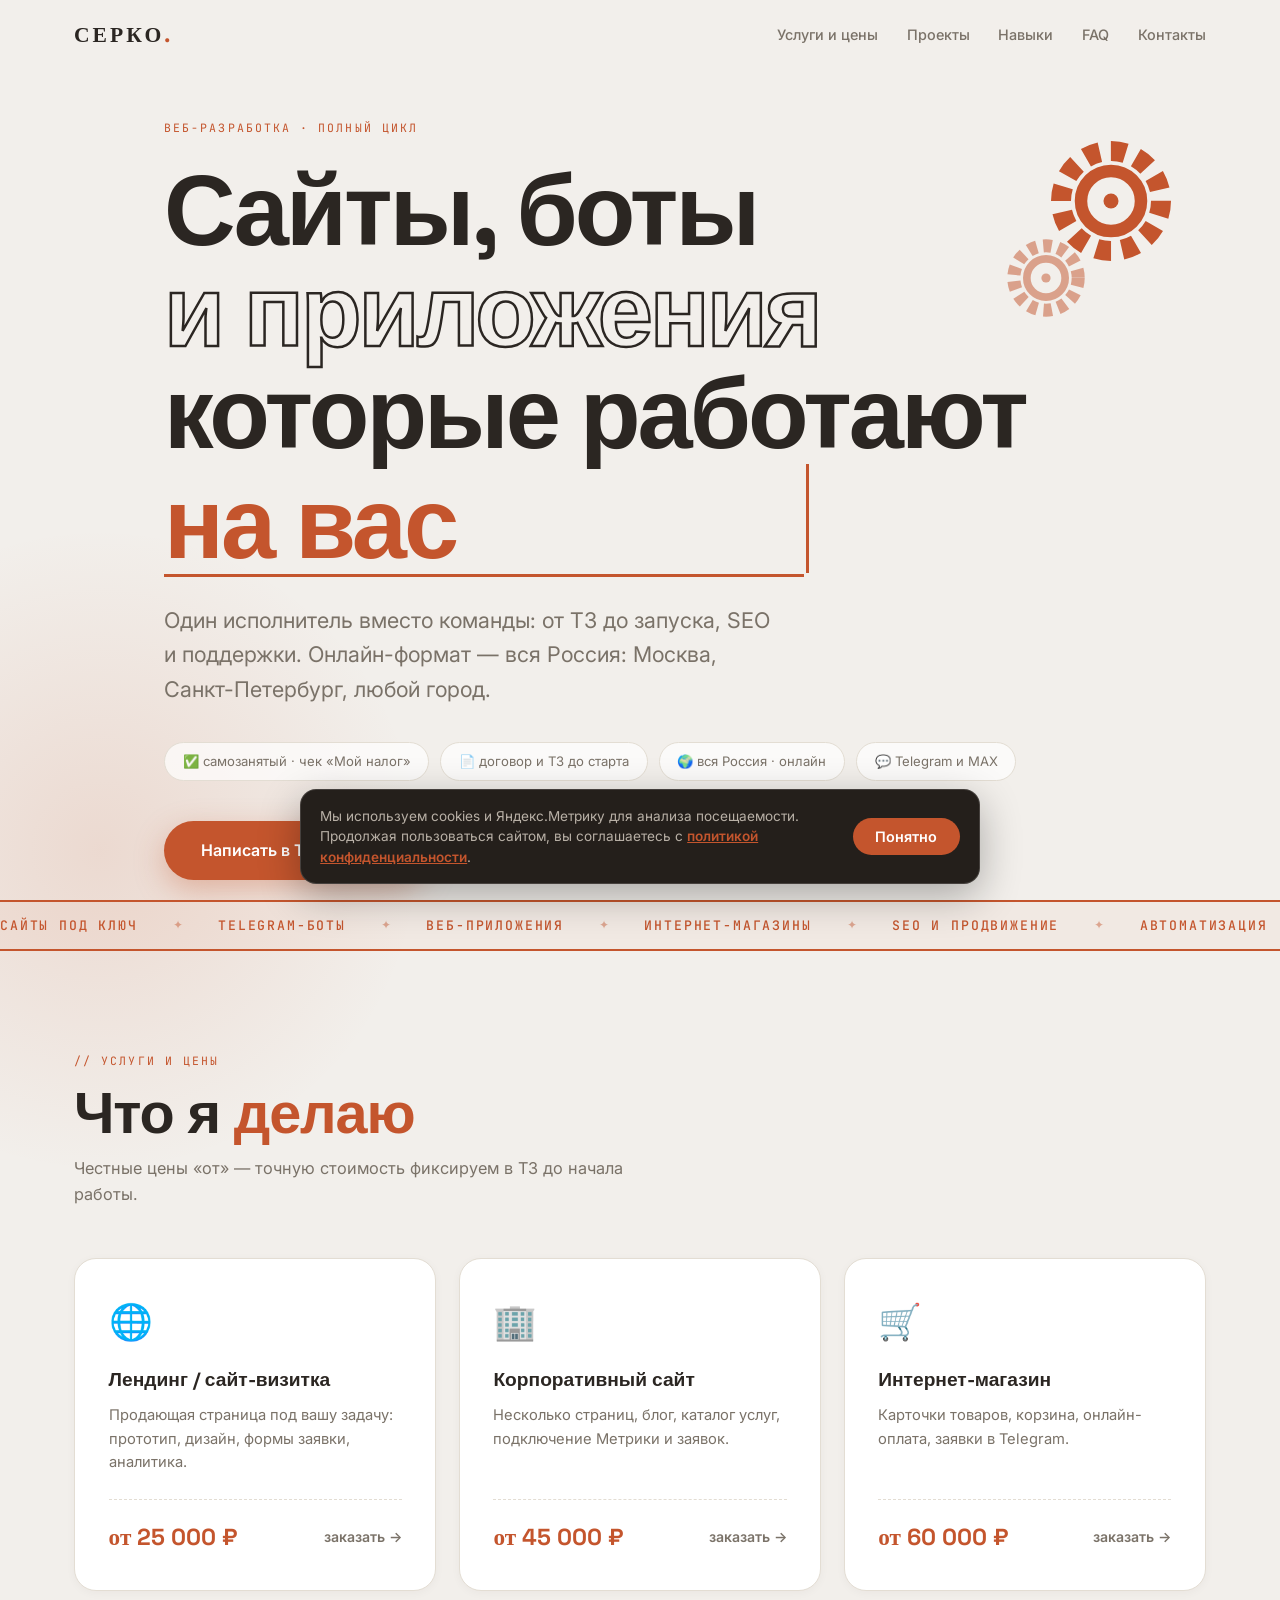
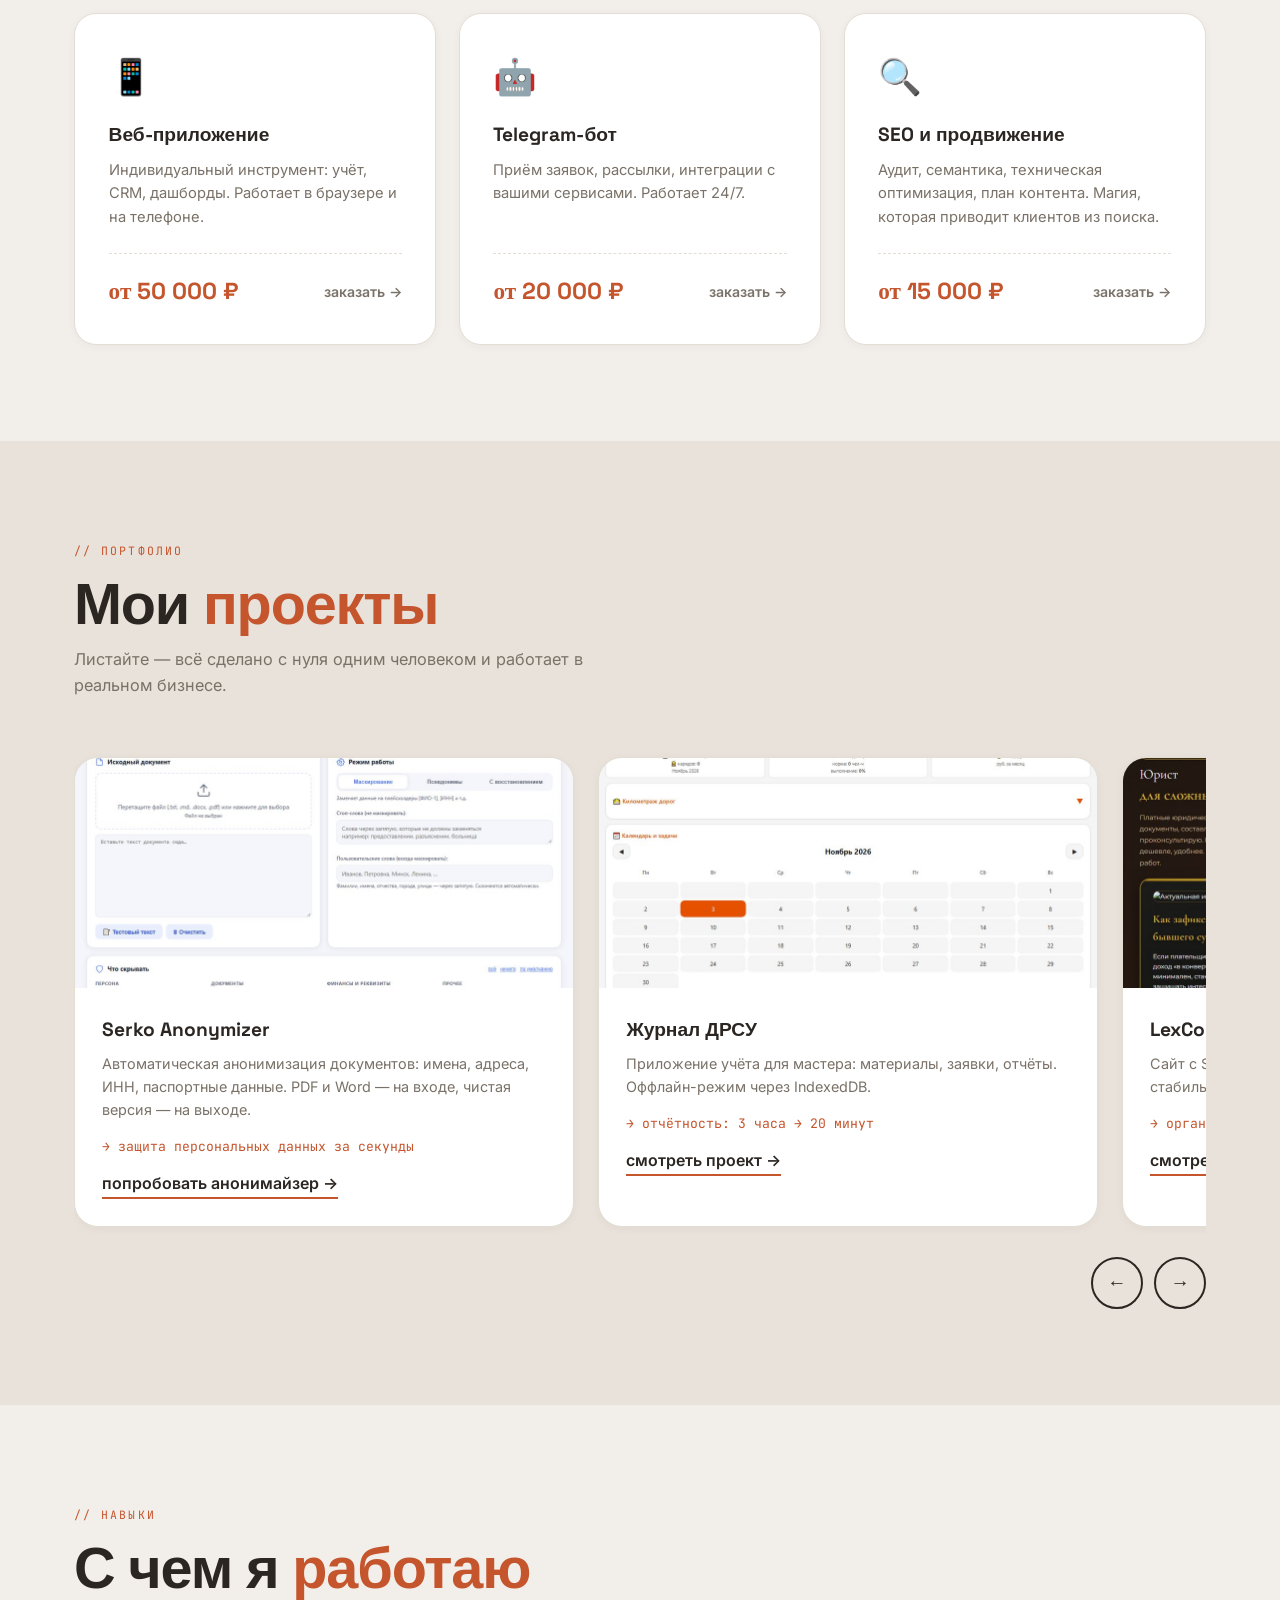
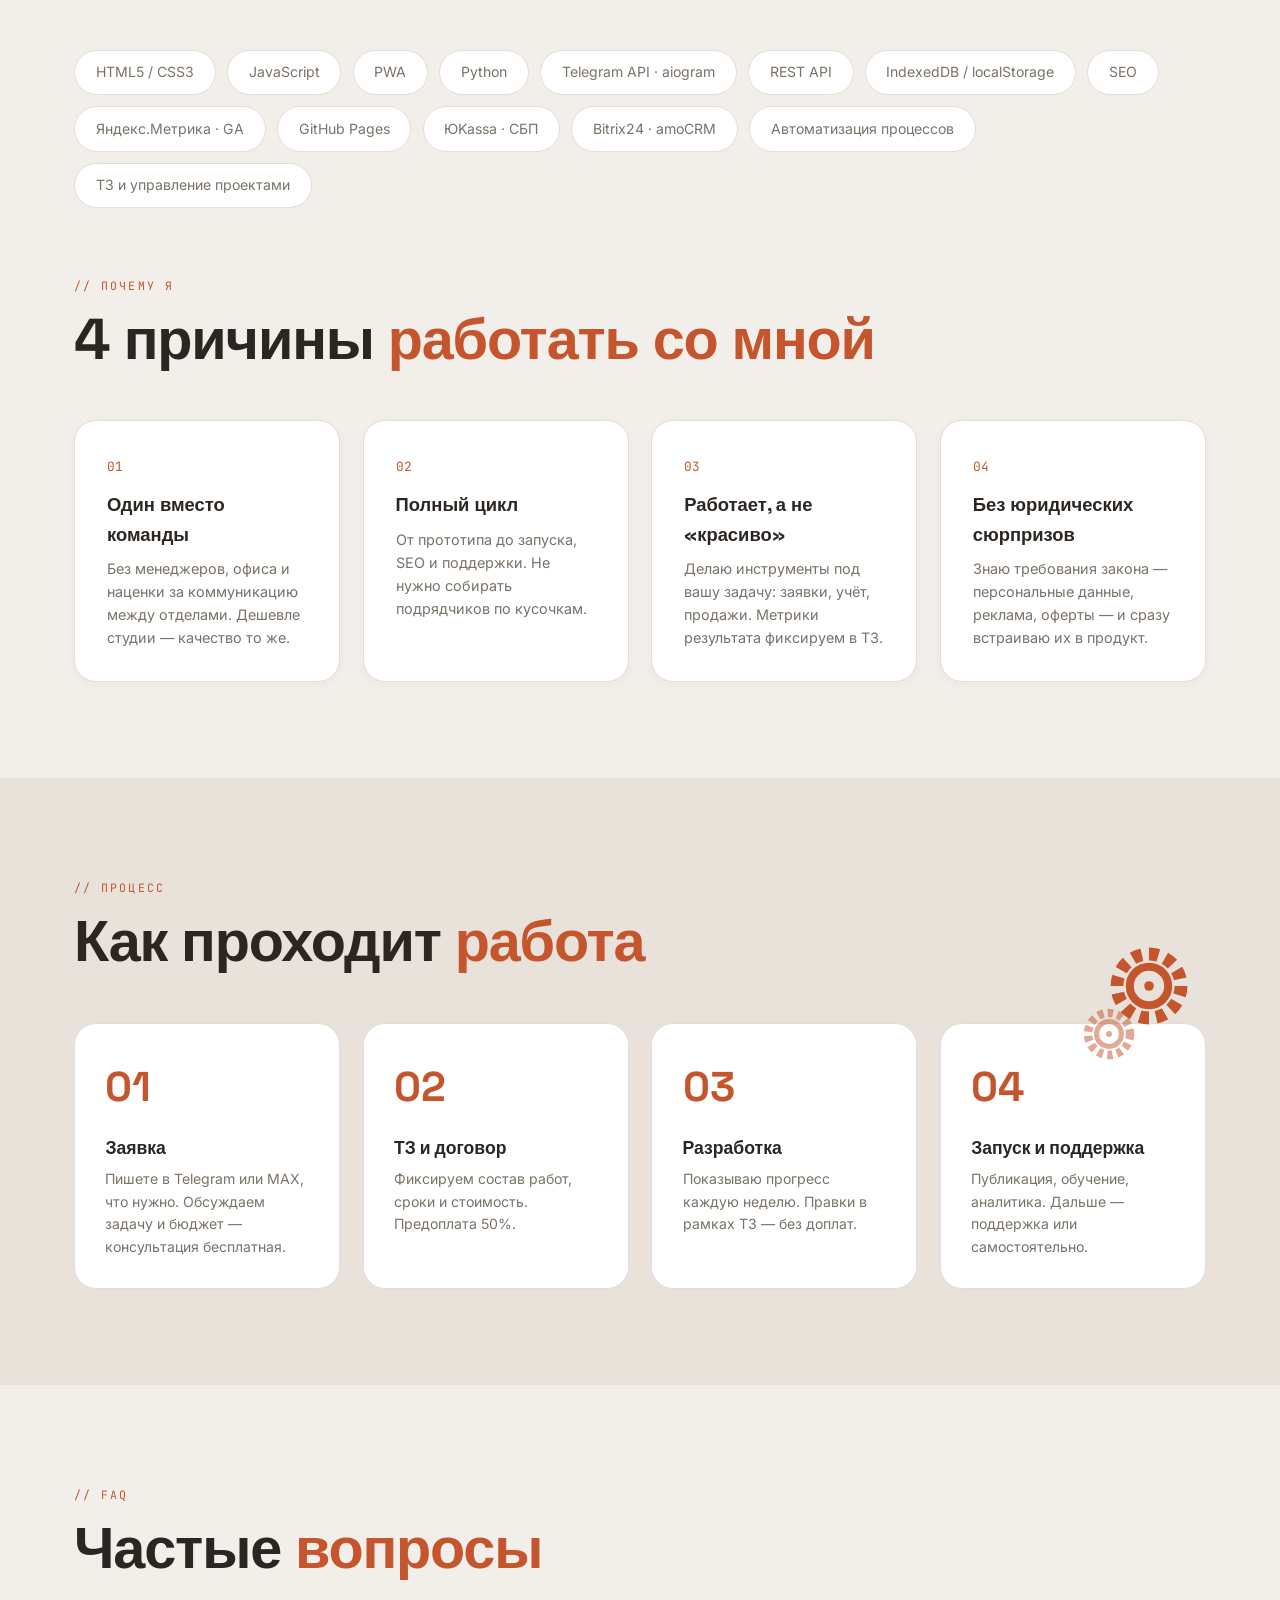
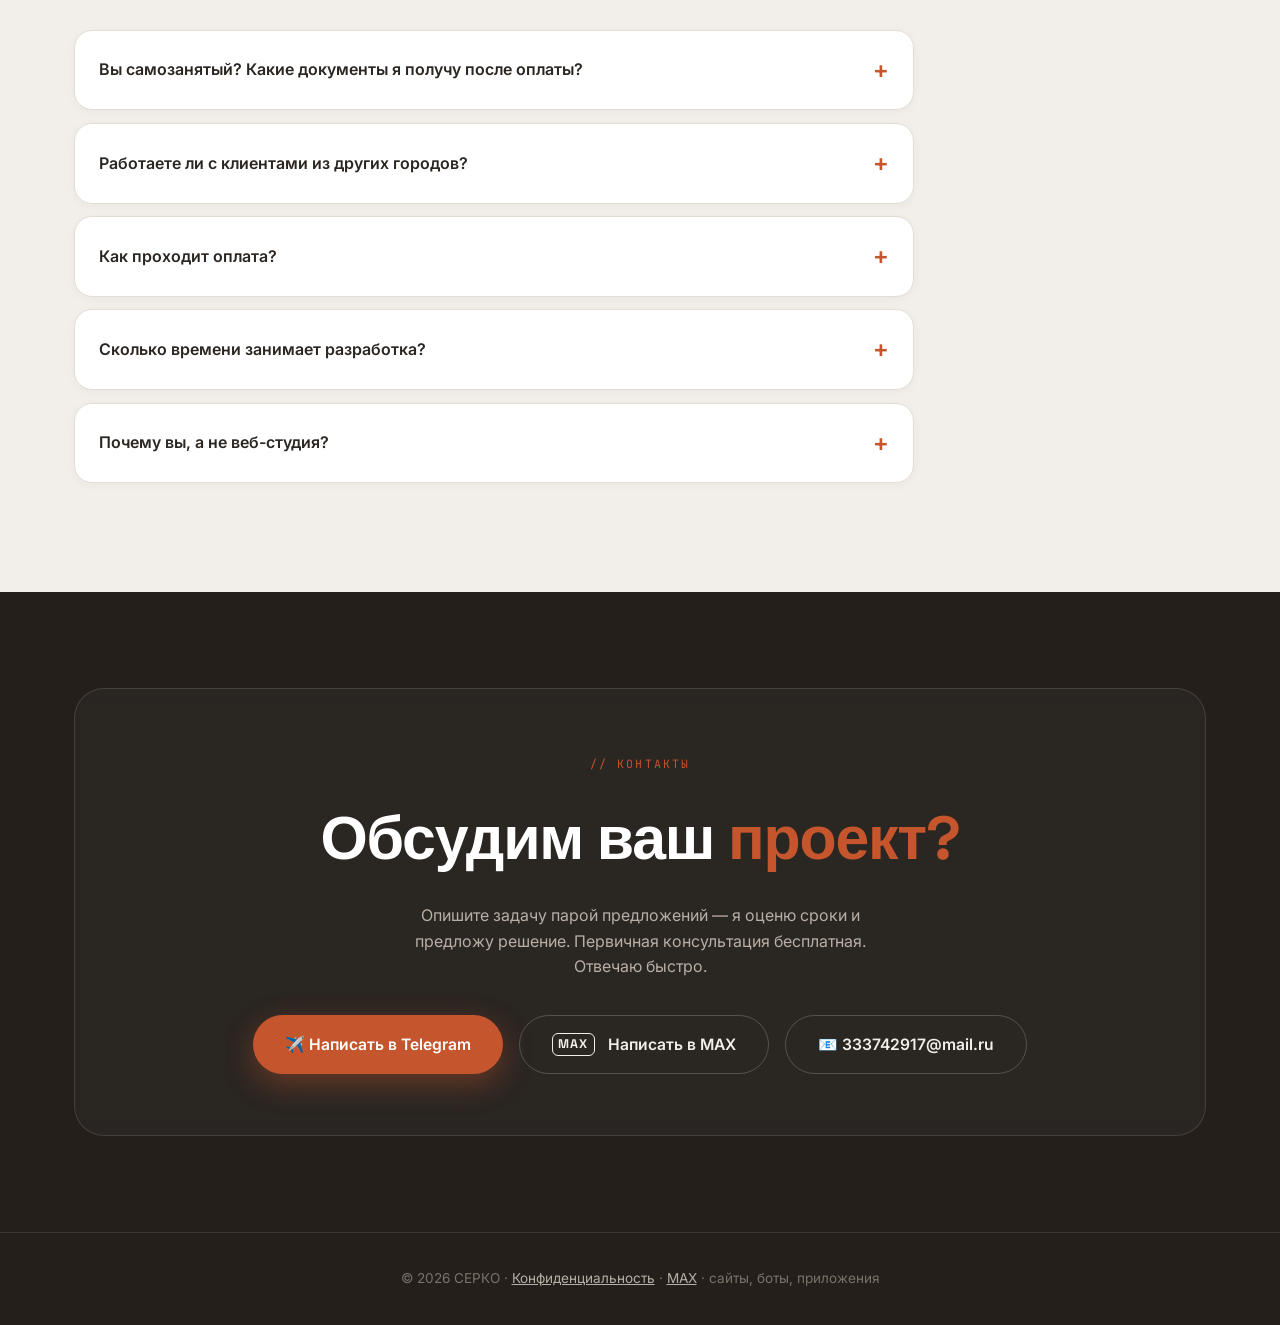
<file: услуги/index.html>
<!DOCTYPE html>
<html lang="ru">
<head>
<meta charset="UTF-8">
<meta name="viewport" content="width=device-width, initial-scale=1.0">
<title>Сайты, боты и приложения под ключ | СЕРКО — Москва и вся Россия</title>
<meta name="description" content="Разработка сайтов, Telegram-ботов и веб-приложений под ключ. Онлайн по всей России — Москва, СПб, любой город. Договор, чек «Мой налог». Цены от 20 000 ₽.">
<meta name="robots" content="index, follow">
<meta property="og:title" content="СЕРКО — сайты, боты и приложения под ключ">
<meta property="og:description" content="Один исполнитель вместо команды: от ТЗ до запуска, SEO и поддержки. Москва и вся Россия, формат онлайн.">
<meta property="og:type" content="website">
<link rel="canonical" href="https://иван.серко.рф/услуги/">
<meta property="og:url" content="https://иван.серко.рф/услуги/">
<meta property="og:image" content="https://иван.серко.рф/serko.jpg">
<meta property="og:locale" content="ru_RU">
<meta name="twitter:card" content="summary_large_image">
<meta name="theme-color" content="#C4552D">
<link rel="icon" href="/favicon.svg" type="image/svg+xml">
<script type="application/ld+json">
{"@context":"https://schema.org","@type":"Person","name":"Иван Серко","url":"https://иван.серко.рф/услуги/","jobTitle":"Веб-разработчик","description":"Самозанятый разработчик: сайты, веб-приложения, Telegram-боты, SEO. Работаю онлайн с клиентами по всей России.","areaServed":["Москва","Россия"],"sameAs":["https://t.me/BYIvanko","https://max.ru/u/f9LHodD0cOKLQaqrbDh7KzCMyA51SDd-Ot0J6I2Q-i4Cy4nlitDD6GeCYL0"]}
</script>
<script type="application/ld+json">
{"@context":"https://schema.org","@type":"WebSite","name":"СЕРКО — разработка","url":"https://иван.серко.рф/услуги/","inLanguage":"ru"}
</script>
<script type="application/ld+json">
{"@context":"https://schema.org","@type":"FAQPage","mainEntity":[
{"@type":"Question","name":"Вы самозанятый? Какие документы я получу после оплаты?","acceptedAnswer":{"@type":"Answer","text":"Да, я плательщик налога на профессиональный доход. Сразу после оплаты вы получаете чек из приложения «Мой налог» на email. Работаю по договору возмездного оказания услуг."}},
{"@type":"Question","name":"Работаете ли с клиентами из других городов?","acceptedAnswer":{"@type":"Answer","text":"Да, работаю онлайн по всей России — Москва, Санкт-Петербург и любой город. Все этапы онлайн: созвон в мессенджере, показы по видеосвязи, передача файлов и доступов. Оплата — переводом на карту или СБП."}},
{"@type":"Question","name":"Как проходит оплата?","acceptedAnswer":{"@type":"Answer","text":"Предоплата 50% при старте, остаток — по факту готовности. Перевод на карту или СБП. После каждого платежа приходит чек «Мой налог»."}},
{"@type":"Question","name":"Сколько времени занимает разработка?","acceptedAnswer":{"@type":"Answer","text":"Лендинг — 1–2 недели, Telegram-бот — 1–3 недели, корпоративный сайт — 2–4 недели, интернет-магазин — от месяца. Точные сроки фиксируем в ТЗ до старта."}},
{"@type":"Question","name":"Почему вы, а не веб-студия?","acceptedAnswer":{"@type":"Answer","text":"Один исполнитель вместо команды: ниже цена, быстрее коммуникация, ответственность персональная. Без менеджеров-посредников, которые теряют смысл между заказчиком и исполнителем."}}
]}
</script>
<script type="text/javascript">
   (function(m,e,t,r,i,k,a){m[i]=m[i]||function(){(m[i].a=m[i].a||[]).push(arguments)};m[i].l=1*new Date();k=e.createElement(t),a=e.getElementsByTagName(t)[0],k.async=1,k.src=r,a.parentNode.insertBefore(k,a)})
   (window,document,"script","https://mc.yandex.ru/metrika/tag.js","ym");
   ym(106860023,"init",{clickmap:true,trackLinks:true,accurateTrackBounce:true,webvisor:true});
</script>
<noscript><div><img src="https://mc.yandex.ru/watch/106860023" style="position:absolute;left:-9999px" alt=""></div></noscript>
<link rel="preconnect" href="https://fonts.googleapis.com">
<link href="https://fonts.googleapis.com/css2?family=Space+Grotesk:wght@400;500;600;700&family=Inter:wght@400;500;600&family=JetBrains+Mono:wght@400;500&display=swap" rel="stylesheet">
<style>
:root{--bg:#F2EFEB;--bg2:#E8E2DA;--card:#ffffff;--line:#E3DDD3;--txt:#2B2622;--muted:#7A7268;--acc:#C4552D;--acc2:#A8461F;--dark:#241F1B}
*{margin:0;padding:0;box-sizing:border-box}
html{scroll-behavior:smooth}
body{font-family:'Inter',sans-serif;background:var(--bg);color:var(--txt);line-height:1.6;overflow-x:hidden}
::selection{background:var(--acc);color:#fff}
::-webkit-scrollbar{width:10px}::-webkit-scrollbar-track{background:var(--bg)}::-webkit-scrollbar-thumb{background:var(--acc);border-radius:6px}
h1,h2,h3,.sg{font-family:'Space Grotesk',sans-serif}
.mono{font-family:'JetBrains Mono',monospace;font-size:.72rem;letter-spacing:.18em;text-transform:uppercase;color:var(--acc)}
.wrap{max-width:1180px;margin:0 auto;padding:0 1.5rem;position:relative;z-index:2}
section{padding:6rem 0;position:relative}
nav{position:fixed;top:0;left:0;right:0;z-index:100;padding:1.1rem 0;transition:all .3s}
nav.scrolled{background:rgba(242,239,235,.85);backdrop-filter:blur(16px);border-bottom:1px solid var(--line)}
.nav-in{display:flex;justify-content:space-between;align-items:center}
.brand{font-family:'Space Grotesk';font-weight:700;font-size:1.35rem;letter-spacing:.14em;color:var(--txt);text-decoration:none}
.brand b{color:var(--acc)}
.nav-links{display:flex;gap:1.8rem;list-style:none}
.nav-links a{color:var(--muted);text-decoration:none;font-size:.9rem;font-weight:500;transition:color .25s}
.nav-links a:hover{color:var(--acc)}
.burger{display:none;background:none;border:none;color:var(--txt);font-size:1.6rem;cursor:pointer}
/* hero */
.hero{min-height:100vh;display:flex;align-items:center;padding-top:6rem;overflow:hidden}
.hero::before{content:'';position:absolute;width:700px;height:700px;left:-250px;bottom:-300px;background:radial-gradient(circle,rgba(196,85,45,.14),transparent 65%);pointer-events:none}
/* шестерёнки */
.gears{position:absolute;top:14%;right:5%;width:180px;height:180px;pointer-events:none;user-select:none;z-index:1}
.gear{position:absolute}
.gear-a{width:150px;animation:spin 26s linear infinite}
.gear-b{width:92px;top:106px;left:-36px;animation:spinRev 16s linear infinite}
@keyframes spin{to{transform:rotate(360deg)}}
@keyframes spinRev{to{transform:rotate(-360deg)}}
.gears-mini{position:absolute;top:4rem;right:1.2rem;width:110px;height:110px;z-index:1}
.gears-mini .gear-a{width:96px}
.gears-mini .gear-b{width:60px;top:66px;left:-22px}
.hero-in{max-width:1000px}
.hero h1{font-size:clamp(2.7rem,8.5vw,6.2rem);font-weight:700;line-height:1.02;letter-spacing:-.03em;margin:1.3rem 0 1.6rem}
.hero h1 .solid{color:var(--txt)}
.hero h1 .out{color:transparent;-webkit-text-stroke:2.5px var(--txt)}
.hero-sub{font-size:clamp(1.05rem,2.2vw,1.35rem);color:var(--muted);max-width:620px;margin-bottom:2.2rem}
.typed{display:inline-block;min-width:10ch;white-space:nowrap;text-align:left;color:var(--acc);font-weight:600;border-bottom:3px solid var(--acc)}
.caret{display:inline-block;width:3px;height:1.1em;background:var(--acc);vertical-align:-.15em;animation:blink 1s steps(1) infinite;margin-left:2px}
@keyframes blink{50%{opacity:0}}
.badges{display:flex;gap:.7rem;flex-wrap:wrap;margin-bottom:2.4rem}
.badge{padding:.5rem 1.1rem;border:1px solid var(--line);border-radius:999px;font-size:.82rem;color:var(--muted);background:rgba(255,255,255,.7)}
.btn{display:inline-flex;align-items:center;gap:.6rem;padding:1.05rem 2.3rem;border-radius:999px;font-weight:600;font-size:1rem;text-decoration:none;transition:all .3s}
.btn-main{background:var(--acc);color:#fff;box-shadow:0 10px 30px rgba(196,85,45,.35)}
.btn-main:hover{background:var(--acc2);transform:translateY(-3px);box-shadow:0 16px 40px rgba(196,85,45,.45)}
.btn-ghost{border:2px solid var(--txt);color:var(--txt);margin-left:.7rem}
.btn-ghost:hover{border-color:var(--acc);color:var(--acc);transform:translateY(-3px)}
/* тонкая биржевая лента */
.mq-band{border-top:2px solid var(--acc);border-bottom:2px solid var(--acc);background:rgba(196,85,45,.04)}
.mq-in{overflow:hidden;padding:.8rem 0}
.mq-track{display:flex;gap:2.2rem;width:max-content;animation:mq 24s linear infinite}
.mq-track span{font-family:'JetBrains Mono';font-size:.82rem;font-weight:500;color:var(--acc);white-space:nowrap;text-transform:uppercase;letter-spacing:.14em}
.mq-track i{color:var(--acc);opacity:.45;font-style:normal;font-size:.75rem}
@keyframes mq{to{transform:translateX(-50%)}}
/* секции */
.sec-head{margin-bottom:3.2rem}
.sec-head h2{font-size:clamp(2.2rem,5vw,3.6rem);font-weight:700;letter-spacing:-.02em;line-height:1.05;margin-top:.7rem}
.sec-head h2 em{font-style:normal;color:var(--acc)}
.sec-head p{color:var(--muted);margin-top:.7rem;max-width:560px;font-size:1.02rem}
/* услуги+цены */
.svc-grid{display:grid;grid-template-columns:repeat(auto-fit,minmax(300px,1fr));gap:1.4rem}
.svc{background:var(--card);border:1px solid var(--line);border-radius:22px;padding:2.1rem;transition:all .35s;display:flex;flex-direction:column;box-shadow:0 2px 10px rgba(43,38,34,.04)}
.svc:hover{transform:translateY(-6px);box-shadow:0 24px 50px rgba(43,38,34,.12);border-color:rgba(196,85,45,.45)}
.svc .ic{font-size:2.2rem;margin-bottom:1rem}
.svc h3{font-size:1.2rem;margin-bottom:.5rem}
.svc p{color:var(--muted);font-size:.92rem;flex:1}
.svc .price-row{display:flex;justify-content:space-between;align-items:center;margin-top:1.5rem;padding-top:1.2rem;border-top:1px dashed var(--line)}
.svc .price{font-family:'Space Grotesk';font-weight:700;font-size:1.45rem;color:var(--acc)}
.svc .go{color:var(--muted);font-size:.88rem;font-weight:600;text-decoration:none;transition:all .25s}
.svc:hover .go{color:var(--acc)}
/* карусель */
.car-wrap{position:relative}
.car{display:flex;gap:1.5rem;overflow-x:auto;scroll-snap-type:x proximity;padding:.5rem .2rem 1.5rem;scrollbar-width:none;cursor:grab;touch-action:pan-x pan-y;user-select:none}
.car.grabbing{cursor:grabbing;scroll-snap-type:none}
.pf-img img,.pf-body{-webkit-user-drag:none;user-select:none}
.car::-webkit-scrollbar{display:none}
.pf{flex:0 0 min(500px,84vw);scroll-snap-align:start;background:var(--card);border:1px solid var(--line);border-radius:24px;overflow:hidden;transition:all .35s;box-shadow:0 2px 10px rgba(43,38,34,.04)}
.pf:hover{transform:translateY(-6px);box-shadow:0 24px 50px rgba(43,38,34,.12)}
.pf-img{height:230px;background:linear-gradient(135deg,#E8E2DA,#F2EFEB);display:flex;align-items:center;justify-content:center;position:relative;overflow:hidden}
.pf-img img{position:absolute;inset:0;width:100%;height:100%;object-fit:cover;opacity:0;transition:opacity .5s,transform .6s;z-index:2}
.pf-img img.loaded{opacity:1}
.pf:hover .pf-img img{transform:scale(1.05)}
.pf-img .emo{position:relative;z-index:1;font-size:3.6rem}
.pf-body{padding:1.7rem}
.pf-body h3{font-size:1.2rem;margin-bottom:.4rem}
.pf-body p{color:var(--muted);font-size:.9rem;margin-bottom:.9rem}
.pf-body .res{color:var(--acc);font-size:.82rem;font-family:'JetBrains Mono'}
.pf-body a{display:inline-block;margin-top:.9rem;color:var(--txt);text-decoration:none;font-weight:600;border-bottom:2px solid var(--acc);transition:color .25s}
.pf-body a:hover{color:var(--acc)}
.car-nav{display:flex;gap:.7rem;justify-content:flex-end;margin-top:.4rem}
.car-btn{width:52px;height:52px;border-radius:50%;border:2px solid var(--txt);background:transparent;color:var(--txt);font-size:1.2rem;cursor:pointer;transition:all .25s}
.car-btn:hover{background:var(--acc);border-color:var(--acc);color:#fff}
/* стек / почему / процесс */
.stack{display:flex;flex-wrap:wrap;gap:.7rem}
.chip{padding:.65rem 1.3rem;border:1px solid var(--line);border-radius:999px;background:var(--card);font-size:.88rem;color:var(--muted);transition:all .3s;cursor:default}
.chip:hover{border-color:var(--acc);color:var(--acc);transform:translateY(-3px)}
.why-grid{display:grid;grid-template-columns:repeat(auto-fit,minmax(240px,1fr));gap:1.4rem}
.why{background:var(--card);border:1px solid var(--line);border-radius:22px;padding:2rem;transition:all .3s;box-shadow:0 2px 10px rgba(43,38,34,.04)}
.why:hover{transform:translateY(-6px);box-shadow:0 24px 50px rgba(43,38,34,.12)}
.why .n{font-family:'JetBrains Mono';color:var(--acc);font-size:.8rem}
.why h3{font-size:1.15rem;margin:.7rem 0 .5rem}
.why p{color:var(--muted);font-size:.9rem}
.steps{display:grid;grid-template-columns:repeat(auto-fit,minmax(210px,1fr));gap:1.4rem;counter-reset:st}
.step{background:var(--card);border:1px solid var(--line);border-radius:22px;padding:1.9rem;transition:all .3s}
.step:hover{transform:translateY(-6px);border-color:rgba(196,85,45,.45)}
.step::before{counter-increment:st;content:'0' counter(st);font-family:'Space Grotesk';font-size:2.6rem;font-weight:700;color:var(--acc)}
.step h3{font-size:1.1rem;margin:.8rem 0 .4rem}
.step p{color:var(--muted);font-size:.88rem}
/* faq */
.faq-list{max-width:840px}
details{border:1px solid var(--line);border-radius:18px;background:var(--card);margin-bottom:.8rem;overflow:hidden;transition:border-color .3s;box-shadow:0 2px 10px rgba(43,38,34,.04)}
details[open]{border-color:rgba(196,85,45,.5)}
summary{padding:1.25rem 1.5rem;font-weight:600;cursor:pointer;list-style:none;display:flex;justify-content:space-between;gap:1rem;align-items:center;font-size:1rem}
summary::after{content:'+';font-size:1.5rem;color:var(--acc);transition:transform .3s;flex-shrink:0}
details[open] summary::after{transform:rotate(45deg)}
.faq-a{padding:0 1.5rem 1.3rem;color:var(--muted);font-size:.93rem}
/* контакты */
#contact{background:var(--dark);color:#F2EFEB}
#contact .sec-head h2{color:#F2EFEB}
#contact .sec-head p{color:#B8B0A6}
.contact-card{border:1px solid rgba(255,255,255,.12);border-radius:30px;padding:3.8rem 2.5rem;text-align:center;background:rgba(255,255,255,.03);backdrop-filter:blur(8px)}
.contact-card h2{font-size:clamp(2.2rem,5vw,3.8rem);letter-spacing:-.02em;margin:.9rem 0 1rem;color:#fff}
.contact-card h2 em{font-style:normal;color:var(--acc)}
.contact-card p{color:#B8B0A6;max-width:520px;margin:0 auto 2.2rem}
.c-row{display:flex;gap:1rem;justify-content:center;flex-wrap:wrap}
.c-link{display:inline-flex;align-items:center;gap:.6rem;padding:1rem 2rem;border-radius:999px;border:1px solid rgba(255,255,255,.2);color:#F2EFEB;text-decoration:none;font-weight:600;font-size:.98rem;transition:all .3s}
.c-link:hover{border-color:var(--acc);color:var(--acc);transform:translateY(-3px)}
.c-link.tg{background:var(--acc);border:none;color:#fff;box-shadow:0 10px 30px rgba(196,85,45,.4)}
.c-link.tg:hover{background:var(--acc2);color:#fff}
footer{background:var(--dark);border-top:1px solid rgba(255,255,255,.1);padding:2.2rem 0;text-align:center;color:#7A7268;font-size:.85rem}
footer a{color:#B8B0A6}
/* reveal */
.rv{opacity:0;transform:translateY(34px);transition:opacity .7s cubic-bezier(.2,.7,.3,1),transform .7s cubic-bezier(.2,.7,.3,1);transition-delay:var(--d,0s)}
.rv.in{opacity:1;transform:translateY(0)}
/* баннер cookies */
.ckb{position:fixed;left:50%;transform:translateX(-50%);bottom:1rem;z-index:300;max-width:680px;width:calc(100% - 2rem);background:var(--dark);color:#F2EFEB;border:1px solid rgba(255,255,255,.15);border-radius:16px;padding:1rem 1.2rem;display:flex;gap:1rem;align-items:center;box-shadow:0 12px 40px rgba(0,0,0,.3);font-size:.85rem}
.ckb p{flex:1;margin:0;color:#B8B0A6;line-height:1.5}
.ckb a{color:var(--acc);font-weight:600}
.ckb button{background:var(--acc);color:#fff;border:none;border-radius:999px;padding:.6rem 1.4rem;font-weight:600;font-size:.9rem;cursor:pointer;white-space:nowrap;font-family:inherit}
.ckb button:hover{background:var(--acc2)}
@media(max-width:640px){.ckb{flex-direction:column;text-align:center;gap:.7rem}}
@media(max-width:820px){
.nav-links{display:none;position:absolute;top:100%;left:0;right:0;background:var(--bg);flex-direction:column;padding:1.2rem 1.5rem;gap:1.1rem;border-bottom:1px solid var(--line)}
.burger{display:block}
.btn-ghost{margin-left:0;margin-top:.8rem}
section{padding:4rem 0}
.gears{transform:scale(.55);transform-origin:top right;top:9%;right:2%}
.gears-mini{display:none}
}
</style>
<base target="_blank">
</head>
<body>

<div id="ckb" class="ckb" role="dialog" aria-label="Уведомление о cookies">
<p>Мы используем cookies и Яндекс.Метрику для анализа посещаемости. Продолжая пользоваться сайтом, вы соглашаетесь с <a href="/privacy.html" target="_self">политикой конфиденциальности</a>.</p>
<button type="button" onclick="ckOK()">Понятно</button>
</div>

<nav id="nav"><div class="wrap nav-in">
<a class="brand" href="#top">СЕРКО<b>.</b></a>
<ul class="nav-links" id="nl">
<li><a href="#services">Услуги и цены</a></li>
<li><a href="#works">Проекты</a></li>
<li><a href="#stack">Навыки</a></li>
<li><a href="#faq">FAQ</a></li>
<li><a href="#contact">Контакты</a></li>
</ul>
<button class="burger" onclick="var n=document.getElementById('nl');n.style.display=n.style.display==='flex'?'none':'flex'">☰</button>
</div></nav>

<header class="hero" id="top">
<div class="gears" aria-hidden="true"><svg class="gear gear-a" viewBox="0 0 120 120"><circle cx="60" cy="60" r="40" fill="none" stroke="#C4552D" stroke-width="16" stroke-dasharray="12 8.9"/><circle cx="60" cy="60" r="24" fill="none" stroke="#C4552D" stroke-width="10"/><circle cx="60" cy="60" r="6" fill="#C4552D"/></svg><svg class="gear gear-b" viewBox="0 0 120 120"><circle cx="60" cy="60" r="42" fill="none" stroke="#C4552D" stroke-width="17" stroke-dasharray="11 8.4" opacity=".5"/><circle cx="60" cy="60" r="25" fill="none" stroke="#C4552D" stroke-width="10" opacity=".5"/><circle cx="60" cy="60" r="6" fill="#C4552D" opacity=".5"/></svg></div>
<div class="wrap hero-in">
<span class="mono rv">веб-разработка · полный цикл</span>
<h1 class="rv" style="--d:.08s"><span class="solid">Сайты, боты</span><br><span class="out">и приложения</span><br>которые работают <span class="typed" id="typed"></span><span class="caret"></span></h1>
<p class="rv hero-sub" style="--d:.18s">Один исполнитель вместо команды: от ТЗ до запуска, SEO и поддержки. Онлайн-формат — вся Россия: Москва, Санкт-Петербург, любой город.</p>
<div class="badges rv" style="--d:.26s">
<span class="badge">✅ самозанятый · чек «Мой налог»</span>
<span class="badge">📄 договор и ТЗ до старта</span>
<span class="badge">🌍 вся Россия · онлайн</span>
<span class="badge">💬 Telegram и MAX</span>
</div>
<div class="rv" style="--d:.34s">
<a class="btn btn-main" href="https://t.me/BYIvanko">Написать в Telegram ✈️</a>
<a class="btn btn-ghost" href="#services">Услуги и цены ↓</a>
</div>
</div>
</header>

<div class="mq-band"><div class="mq-in"><div class="mq-track">
<span>Сайты под ключ</span><i>✦</i><span>Telegram-боты</span><i>✦</i><span>Веб-приложения</span><i>✦</i><span>Интернет-магазины</span><i>✦</i><span>SEO и продвижение</span><i>✦</i><span>Автоматизация</span><i>✦</i>
<span>Сайты под ключ</span><i>✦</i><span>Telegram-боты</span><i>✦</i><span>Веб-приложения</span><i>✦</i><span>Интернет-магазины</span><i>✦</i><span>SEO и продвижение</span><i>✦</i><span>Автоматизация</span><i>✦</i>
</div></div></div>

<section id="services">
<div class="wrap">
<div class="sec-head rv"><span class="mono">// услуги и цены</span><h2>Что я <em>делаю</em></h2><p>Честные цены «от» — точную стоимость фиксируем в ТЗ до начала работы.</p></div>
<!-- EDIT-PRICES: поправьте цифры -->
<div class="svc-grid">
<div class="svc rv" style="--d:0s"><div class="ic">🌐</div><h3>Лендинг / сайт-визитка</h3><p>Продающая страница под вашу задачу: прототип, дизайн, формы заявки, аналитика.</p><div class="price-row"><span class="price">от 25 000 ₽</span><a class="go" href="https://t.me/BYIvanko">заказать →</a></div></div>
<div class="svc rv" style="--d:.06s"><div class="ic">🏢</div><h3>Корпоративный сайт</h3><p>Несколько страниц, блог, каталог услуг, подключение Метрики и заявок.</p><div class="price-row"><span class="price">от 45 000 ₽</span><a class="go" href="https://t.me/BYIvanko">заказать →</a></div></div>
<div class="svc rv" style="--d:.12s"><div class="ic">🛒</div><h3>Интернет-магазин</h3><p>Карточки товаров, корзина, онлайн-оплата, заявки в Telegram.</p><div class="price-row"><span class="price">от 60 000 ₽</span><a class="go" href="https://t.me/BYIvanko">заказать →</a></div></div>
<div class="svc rv" style="--d:0s"><div class="ic">📱</div><h3>Веб-приложение</h3><p>Индивидуальный инструмент: учёт, CRM, дашборды. Работает в браузере и на телефоне.</p><div class="price-row"><span class="price">от 50 000 ₽</span><a class="go" href="https://t.me/BYIvanko">заказать →</a></div></div>
<div class="svc rv" style="--d:.06s"><div class="ic">🤖</div><h3>Telegram-бот</h3><p>Приём заявок, рассылки, интеграции с вашими сервисами. Работает 24/7.</p><div class="price-row"><span class="price">от 20 000 ₽</span><a class="go" href="https://t.me/BYIvanko">заказать →</a></div></div>
<div class="svc rv" style="--d:.12s"><div class="ic">🔍</div><h3>SEO и продвижение</h3><p>Аудит, семантика, техническая оптимизация, план контента. Магия, которая приводит клиентов из поиска.</p><div class="price-row"><span class="price">от 15 000 ₽</span><a class="go" href="https://t.me/BYIvanko">заказать →</a></div></div>
</div>
</div>
</section>

<section id="works" style="background:var(--bg2)">
<div class="wrap">
<div class="sec-head rv"><span class="mono">// портфолио</span><h2>Мои <em>проекты</em></h2><p>Листайте — всё сделано с нуля одним человеком и работает в реальном бизнесе.</p></div>
<div class="car-wrap rv">
<div class="car" id="car">
<div class="pf"><div class="pf-img"><img src="project_anonymizer.jpg" alt="Serko Anonymizer — автоматическая анонимизация документов" loading="lazy" onload="this.classList.add('loaded')" onerror="this.style.display='none'"><span class="emo">🕵️</span></div><div class="pf-body"><h3>Serko Anonymizer</h3><p>Автоматическая анонимизация документов: имена, адреса, ИНН, паспортные данные. PDF и Word — на входе, чистая версия — на выходе.</p><div class="res">→ защита персональных данных за секунды</div><a href="https://серко.рф/serko-anonymize/">попробовать анонимайзер →</a></div></div>
<div class="pf"><div class="pf-img"><img src="project_drsu.jpg" alt="Журнал ДРСУ — приложение учёта с офлайн-режимом" loading="lazy" onload="this.classList.add('loaded')" onerror="this.style.display='none'"><span class="emo">🏗️</span></div><div class="pf-body"><h3>Журнал ДРСУ</h3><p>Приложение учёта для мастера: материалы, заявки, отчёты. Оффлайн-режим через IndexedDB.</p><div class="res">→ отчётность: 3 часа → 20 минут</div><a href="https://серко.рф/drsujournal">смотреть проект →</a></div></div>
<div class="pf"><div class="pf-img"><img src="project_lexconsult.jpg" alt="LexConsult — сайт юридических услуг" loading="lazy" onload="this.classList.add('loaded')" onerror="this.style.display='none'"><span class="emo">⚖️</span></div><div class="pf-body"><h3>LexConsult — сайт услуг</h3><p>Сайт с SEO-оптимизацией и формами заявок. Более года стабильно приводит клиентов из поиска.</p><div class="res">→ органика: клиенты из Google и Яндекса</div><a href="https://серко.рф/lexconsult">смотреть проект →</a></div></div>
<div class="pf"><div class="pf-img"><img src="project_bot.jpg" alt="Consullex Bot — Telegram-бот на Python" loading="lazy" onload="this.classList.add('loaded')" onerror="this.style.display='none'"><span class="emo">💬</span></div><div class="pf-body"><h3>Consullex Bot</h3><p>Telegram-бот на Python: маршрутизация запросов, автоматические ответы, интеграции.</p><div class="res">→ работает 24/7 без участия человека</div><a href="https://t.me/ConsullexBot">открыть бота →</a></div></div>
<div class="pf"><div class="pf-img"><img src="project_blog.jpg" alt="Юридический блог — контент и SEO" loading="lazy" onload="this.classList.add('loaded')" onerror="this.style.display='none'"><span class="emo">📝</span></div><div class="pf-body"><h3>Юридический блог</h3><p>Блог с разборами кейсов и контент-маркетингом. Растёт органический трафик из поиска.</p><div class="res">→ трафик растёт без рекламы</div><a href="https://серко.рф/legal-blog">смотреть проект →</a></div></div>
<div class="pf"><div class="pf-img"><img src="project_lawyer.jpg" alt="Lawyer Assistant — PWA-приложение" loading="lazy" onload="this.classList.add('loaded')" onerror="this.style.display='none'"><span class="emo">🤖</span></div><div class="pf-body"><h3>Lawyer Assistant v3</h3><p>PWA-приложение: шаблоны документов, справочная система, автоматизация рутины. Ставится на телефон как приложение.</p><div class="res">→ PWA: работает без установки из сторов</div><a href="https://серко.рф/lawyer_assistant_v3">смотреть проект →</a></div></div>
<div class="pf"><div class="pf-img"><img src="project_exam.jpg" alt="Адвокатский экзамен — образовательная платформа" loading="lazy" onload="this.classList.add('loaded')" onerror="this.style.display='none'"><span class="emo">📚</span></div><div class="pf-body"><h3>Адвокатский экзамен</h3><p>Образовательная платформа: план подготовки, темы, тесты, трекинг прогресса.</p><div class="res">→ продукт с нуля до запуска</div><a href="https://серко.рф/advocate-exam">смотреть проект →</a></div></div>
<div class="pf"><div class="pf-img"><img src="project_game.jpg" alt="Карьера юриста — симулятор юридической практики" loading="lazy" onload="this.classList.add('loaded')" onerror="this.style.display='none'"><span class="emo">⚖️</span></div><div class="pf-body"><h3>Карьера юриста — игра</h3><p>Браузерный симулятор юридической карьеры: от стажёра до генерального прокурора. Реальные ситуации из практики, экзамены, достижения.</p><div class="res">→ играйте прямо в браузере</div><a href="https://иван.серко.рф/karyera-yurista/">играть →</a></div></div>
<div class="pf"><div class="pf-img"><img src="project_zakupki3.jpg" alt="Помощник специалиста по закупкам — CRM закупок" loading="lazy" onload="this.classList.add('loaded')" onerror="this.style.display='none'"><span class="emo">🛒</span></div><div class="pf-body"><h3>CRM для закупок</h3><p>Помощник специалиста по закупкам: единый реестр сделок, база поставщиков с проверкой по ЕГР и МАРТ, контроль лимитов нацрежима, КП, документы и отчёты.</p><div class="res">→ закупки от заявки до контракта</div><a href="https://иван.серко.рф/Закупки3/">смотреть проект →</a></div></div>
</div>
<div class="car-nav">
<button class="car-btn" onclick="document.getElementById('car').scrollBy({left:-520,behavior:'smooth'})" aria-label="Назад">←</button>
<button class="car-btn" onclick="document.getElementById('car').scrollBy({left:520,behavior:'smooth'})" aria-label="Вперёд">→</button>
</div>
</div>
</div>
</section>

<section id="stack">
<div class="wrap">
<div class="sec-head rv"><span class="mono">// навыки</span><h2>С чем я <em>работаю</em></h2></div>
<div class="stack rv">
<span class="chip">HTML5 / CSS3</span><span class="chip">JavaScript</span><span class="chip">PWA</span><span class="chip">Python</span><span class="chip">Telegram API · aiogram</span><span class="chip">REST API</span><span class="chip">IndexedDB / localStorage</span><span class="chip">SEO</span><span class="chip">Яндекс.Метрика · GA</span><span class="chip">GitHub Pages</span><span class="chip">ЮKassa · СБП</span><span class="chip">Bitrix24 · amoCRM</span><span class="chip">Автоматизация процессов</span><span class="chip">ТЗ и управление проектами</span>
</div>
<div class="sec-head rv" style="margin-top:4rem"><span class="mono">// почему я</span><h2>4 причины <em>работать со мной</em></h2></div>
<div class="why-grid">
<div class="why rv" style="--d:0s"><span class="n">01</span><h3>Один вместо команды</h3><p>Без менеджеров, офиса и наценки за коммуникацию между отделами. Дешевле студии — качество то же.</p></div>
<div class="why rv" style="--d:.06s"><span class="n">02</span><h3>Полный цикл</h3><p>От прототипа до запуска, SEO и поддержки. Не нужно собирать подрядчиков по кусочкам.</p></div>
<div class="why rv" style="--d:.12s"><span class="n">03</span><h3>Работает, а не «красиво»</h3><p>Делаю инструменты под вашу задачу: заявки, учёт, продажи. Метрики результата фиксируем в ТЗ.</p></div>
<div class="why rv" style="--d:.18s"><span class="n">04</span><h3>Без юридических сюрпризов</h3><p>Знаю требования закона — персональные данные, реклама, оферты — и сразу встраиваю их в продукт.</p></div>
</div>
</div>
</section>

<section id="process" style="background:var(--bg2)">
<div class="wrap">
<div class="sec-head rv"><span class="mono">// процесс</span><h2>Как проходит <em>работа</em></h2></div>
<div class="gears gears-mini" aria-hidden="true"><svg class="gear gear-a" viewBox="0 0 120 120"><circle cx="60" cy="60" r="40" fill="none" stroke="#C4552D" stroke-width="16" stroke-dasharray="12 8.9"/><circle cx="60" cy="60" r="24" fill="none" stroke="#C4552D" stroke-width="10"/><circle cx="60" cy="60" r="6" fill="#C4552D"/></svg><svg class="gear gear-b" viewBox="0 0 120 120"><circle cx="60" cy="60" r="42" fill="none" stroke="#C4552D" stroke-width="17" stroke-dasharray="11 8.4" opacity=".5"/><circle cx="60" cy="60" r="25" fill="none" stroke="#C4552D" stroke-width="10" opacity=".5"/><circle cx="60" cy="60" r="6" fill="#C4552D" opacity=".5"/></svg></div>
<div class="steps">
<div class="step rv" style="--d:0s"><h3>Заявка</h3><p>Пишете в Telegram или MAX, что нужно. Обсуждаем задачу и бюджет — консультация бесплатная.</p></div>
<div class="step rv" style="--d:.06s"><h3>ТЗ и договор</h3><p>Фиксируем состав работ, сроки и стоимость. Предоплата 50%.</p></div>
<div class="step rv" style="--d:.12s"><h3>Разработка</h3><p>Показываю прогресс каждую неделю. Правки в рамках ТЗ — без доплат.</p></div>
<div class="step rv" style="--d:.18s"><h3>Запуск и поддержка</h3><p>Публикация, обучение, аналитика. Дальше — поддержка или самостоятельно.</p></div>
</div>
</div>
</section>

<section id="faq">
<div class="wrap">
<div class="sec-head rv"><span class="mono">// faq</span><h2>Частые <em>вопросы</em></h2></div>
<div class="faq-list rv">
<details><summary>Вы самозанятый? Какие документы я получу после оплаты?</summary><div class="faq-a">Да, я плательщик налога на профессиональный доход. Сразу после оплаты вы получаете чек из приложения «Мой налог» на email — для бухгалтерии этого достаточно. Работаю по договору возмездного оказания услуг: ТЗ, сроки и порядок приёмки фиксируем до старта.</div></details>
<details><summary>Работаете ли с клиентами из других городов?</summary><div class="faq-a">Да, работаю онлайн по всей России — Москва, Санкт-Петербург и любой город. Все этапы онлайн: созвон в мессенджере, показы по видеосвязи, передача файлов и доступов. Оплата — переводом на карту или СБП, чек «Мой налог» приходит после каждого платежа.</div></details>
<details><summary>Как проходит оплата?</summary><div class="faq-a">Предоплата 50% при старте, остаток — после приёмки. Перевод на карту или СБП. После каждого платежа приходит чек «Мой налог».</div></details>
<details><summary>Сколько времени занимает разработка?</summary><div class="faq-a">Лендинг — 1–2 недели, Telegram-бот — 1–3 недели, корпоративный сайт — 2–4 недели, интернет-магазин — от месяца. Точные сроки фиксируем в ТЗ до начала работы.</div></details>
<details><summary>Почему вы, а не веб-студия?</summary><div class="faq-a">У студии вы платите за менеджеров, офис и коммуникацию между отделами. У меня один исполнитель, который отвечает лично: быстрее и дешевле — без потери смысла между заказчиком и исполнителем.</div></details>
</div>
</div>
</section>

<section id="contact">
<div class="wrap">
<div class="contact-card rv">
<span class="mono" style="color:var(--acc)">// контакты</span>
<h2>Обсудим ваш <em>проект?</em></h2>
<p>Опишите задачу парой предложений — я оценю сроки и предложу решение. Первичная консультация бесплатная. Отвечаю быстро.</p>
<div class="c-row">
<a class="c-link tg" href="https://t.me/BYIvanko">✈️ Написать в Telegram</a>
<a class="c-link" href="https://max.ru/u/f9LHodD0cOKLQaqrbDh7KzCMyA51SDd-Ot0J6I2Q-i4Cy4nlitDD6GeCYL0"><b style="font-family:'Space Grotesk';letter-spacing:.08em;border:1.5px solid currentColor;border-radius:6px;padding:.05rem .35rem;font-size:.8em">MAX</b>&nbsp;Написать в MAX</a>
<a class="c-link" href="mailto:333742917@mail.ru">📧 333742917@mail.ru</a>
</div>
</div>
</div>
</section>

<footer><div class="wrap">© 2026 СЕРКО · <a href="/privacy.html" target="_self">Конфиденциальность</a> · <a href="https://max.ru/u/f9LHodD0cOKLQaqrbDh7KzCMyA51SDd-Ot0J6I2Q-i4Cy4nlitDD6GeCYL0">MAX</a> · сайты, боты, приложения</div></footer>

<script>
const nav=document.getElementById('nav');
addEventListener('scroll',()=>nav.classList.toggle('scrolled',scrollY>40));
const io=new IntersectionObserver(es=>es.forEach(e=>{if(e.isIntersecting){e.target.classList.add('in');io.unobserve(e.target)}}),{threshold:.12});
document.querySelectorAll('.rv').forEach(el=>io.observe(el));
const words=['на вас','на бизнес','на продажи'];let wi=0,ci=0,del=false;const t=document.getElementById('typed');
function tick(){const w=words[wi];t.textContent=w.slice(0,ci);let s=del?45:110;
if(!del&&ci===w.length){s=1600;del=true}
else if(del&&ci===0){del=false;wi=(wi+1)%words.length;s=350}
else ci+=del?-1:1;
setTimeout(tick,s)}
document.querySelectorAll('a[href^="#"]').forEach(a=>{a.addEventListener('click',function(e){var el=document.querySelector(this.getAttribute('href'));if(el){e.preventDefault();el.scrollIntoView({behavior:'smooth',block:'start'})}})});
tick();
/* карусель: колесо ВСЕГДА прокручивает страницу; карточки листаются стрелками, перетаскиванием или горизонтальной прокруткой */
const car=document.getElementById('car');
car.addEventListener('wheel',function(e){
  if(Math.abs(e.deltaX)>Math.abs(e.deltaY)){e.preventDefault();car.scrollLeft+=e.deltaX}
},{passive:false});
/* перетаскивание карточек мышкой */
let dragOn=false,dragMoved=false,dragX=0,dragL=0;
car.addEventListener('pointerdown',function(e){
  dragOn=true;dragMoved=false;dragX=e.clientX;dragL=car.scrollLeft;
  car.setPointerCapture(e.pointerId);car.classList.add('grabbing');
});
car.addEventListener('pointermove',function(e){
  if(!dragOn)return;
  const dx=e.clientX-dragX;
  if(Math.abs(dx)>6)dragMoved=true;
  car.scrollLeft=dragL-dx;
});
['pointerup','pointercancel','pointerleave'].forEach(function(ev){
  car.addEventListener(ev,function(){dragOn=false;car.classList.remove('grabbing')});
});
/* не даём клику по ссылке сработать после перетаскивания */
car.addEventListener('click',function(e){
  if(dragMoved){e.preventDefault();e.stopPropagation()}
},true);
/* запрещаем нативный drag картинок */
car.addEventListener('dragstart',function(e){e.preventDefault()});
/* баннер cookies: запоминаем согласие, показываем один раз */
function ckOK(){try{localStorage.setItem('ckok','1')}catch(e){}document.getElementById('ckb').style.display='none'}
(function(){var c=null;try{c=localStorage.getItem('ckok')}catch(e){}
if(c)document.getElementById('ckb').style.display='none'})();
</script>
</body>
</html>
</file>
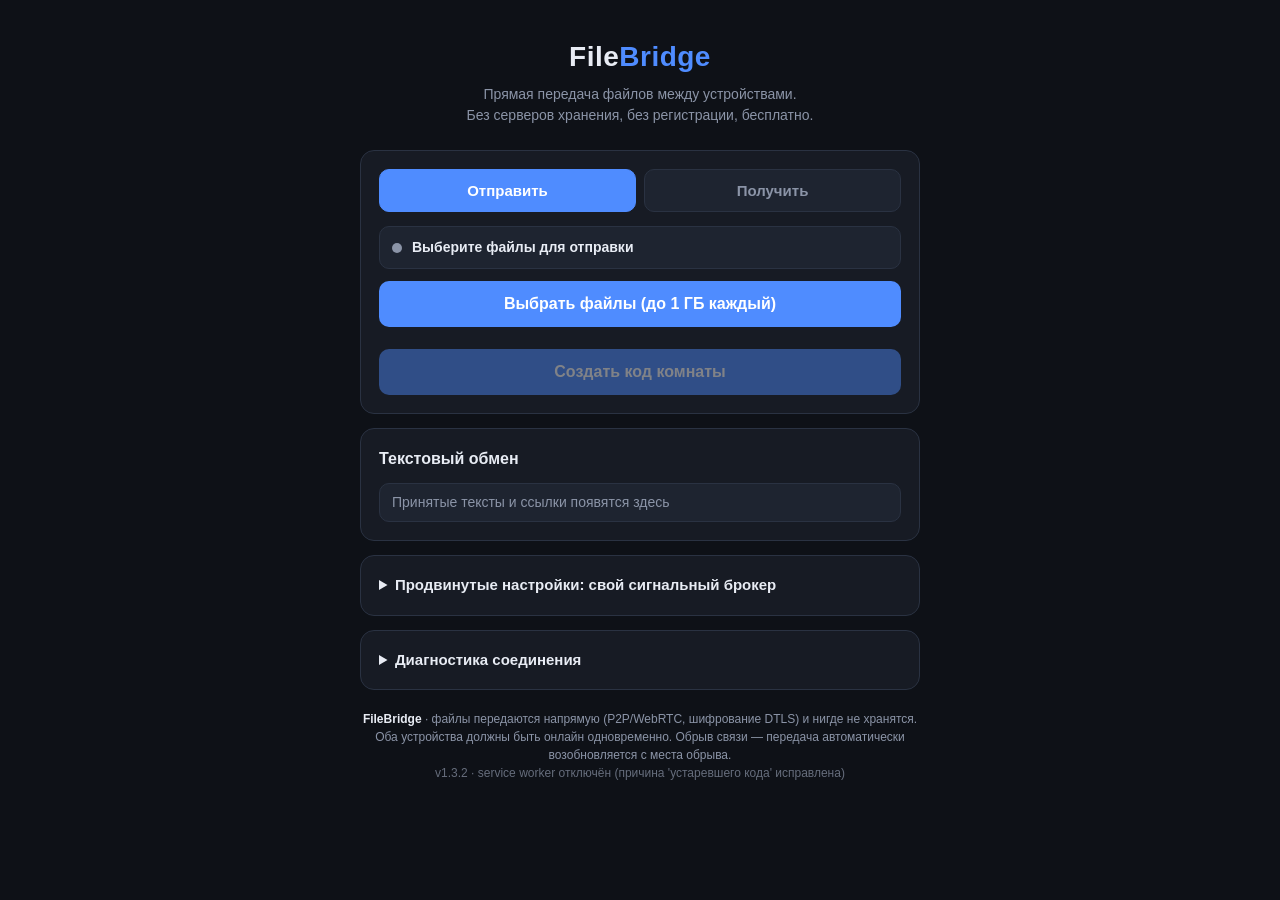
<file: файл/index.html>
<!DOCTYPE html>
<html lang="ru">
<head>
<meta charset="UTF-8">
<meta name="viewport" content="width=device-width, initial-scale=1.0, viewport-fit=cover">
<title>FileBridge — передача файлов напрямую</title>
<meta name="description" content="Передача файлов между устройствами напрямую, без серверов хранения. Бесплатно, без регистрации.">
<meta name="theme-color" content="#0e1117">
<link rel="icon" type="image/png" href="icons/icon-192.png">
<script>
/* FileBridge v1.3.2 — ВАЖНО: service worker отключён намеренно.
   В v1.2.x sw.js кэшировал страницу и отдавал УСТАРЕВШИЙ код даже после
   обновления файла на сервере — из-за этого устройства «не видели» друг
   друга на старых версиях. Здесь при каждой загрузке старый SW и кеш
   уничтожаются (один раз за сессию), дальше браузер всегда берёт свежий файл. */
(function(){
  localStorage.setItem("fb_ver", "fb-v1.3.2");
  if (!navigator.serviceWorker) return;
  navigator.serviceWorker.getRegistrations().then(regs => {
    if (!regs.length) return;
    Promise.all(regs.map(r => r.unregister()))
      .then(() => window.caches ? caches.keys().then(ks => Promise.all(ks.map(k => caches.delete(k)))) : null)
      .then(() => {
        if (!sessionStorage.getItem("fb_wiped_v132")) {
          sessionStorage.setItem("fb_wiped_v132", "1");
          location.reload();
        }
      });
  });
})();
</script>
<style>
:root{
  --bg:#0e1117;
  --card:#171b24;
  --card2:#1e2430;
  --border:#2a3242;
  --text:#e8ecf4;
  --muted:#8b94a7;
  --accent:#4f8cff;
  --accent2:#38d0a0;
  --danger:#ff6b6b;
  --warning:#ffc857;
  --radius:14px;
}
*{box-sizing:border-box;margin:0;padding:0}
html{-webkit-text-size-adjust:100%}
body{
  font-family:-apple-system,BlinkMacSystemFont,"Segoe UI",Roboto,"Helvetica Neue",Arial,sans-serif;
  background:var(--bg);
  color:var(--text);
  min-height:100vh;
  display:flex;
  flex-direction:column;
  align-items:center;
  padding:20px 14px 60px;
  line-height:1.5;
}
.wrap{width:100%;max-width:560px}
header{text-align:center;margin:16px 0 24px}
.logo{font-size:28px;font-weight:800;letter-spacing:.5px}
.logo span{color:var(--accent)}
.tag{color:var(--muted);font-size:14px;margin-top:6px}
.card{
  background:var(--card);
  border:1px solid var(--border);
  border-radius:var(--radius);
  padding:18px;
  margin-bottom:14px;
}
h2{font-size:16px;font-weight:700;margin-bottom:12px}
.modes{display:flex;gap:8px;margin-bottom:14px}
.mode-btn{
  flex:1;padding:12px 8px;border-radius:10px;border:1px solid var(--border);
  background:var(--card2);color:var(--muted);font-size:15px;font-weight:600;
  cursor:pointer;transition:.15s;
}
.mode-btn.active{background:var(--accent);border-color:var(--accent);color:#fff}
.hidden{display:none!important}
.btn{
  display:inline-flex;align-items:center;justify-content:center;gap:8px;
  width:100%;padding:14px;border-radius:10px;border:none;
  background:var(--accent);color:#fff;font-size:16px;font-weight:700;cursor:pointer;
  transition:.15s;
}
.btn:hover{filter:brightness(1.1)}
.btn:disabled{opacity:.45;cursor:not-allowed}
.btn.ghost{background:var(--card2);color:var(--text);border:1px solid var(--border)}
.btn.danger{background:transparent;color:var(--danger);border:1px solid var(--danger)}
.btn.small{width:auto;padding:8px 14px;font-size:14px}
.code-box{
  display:flex;gap:8px;align-items:center;justify-content:center;
  font-size:34px;font-weight:800;letter-spacing:8px;
  padding:16px;border:2px dashed var(--accent);border-radius:var(--radius);
  user-select:all;cursor:pointer;margin:12px 0;
  font-variant-numeric:tabular-nums;
}
.code-input{
  width:100%;padding:14px;border-radius:10px;border:1px solid var(--border);
  background:var(--card2);color:var(--text);font-size:26px;font-weight:700;
  text-align:center;letter-spacing:6px;text-transform:uppercase;
}
.code-input:focus{outline:none;border-color:var(--accent)}
input[type=text]{
  width:100%;padding:10px 12px;border-radius:8px;border:1px solid var(--border);
  background:var(--card2);color:var(--text);font-size:14px;
}
input[type=text]:focus{outline:none;border-color:var(--accent)}
.status{
  display:flex;align-items:center;gap:10px;font-size:14px;font-weight:600;
  padding:10px 12px;border-radius:10px;background:var(--card2);
  border:1px solid var(--border);margin-bottom:12px;
}
.dot{width:10px;height:10px;border-radius:50%;background:var(--muted);flex:none}
.dot.wait{background:var(--warning);animation:pulse 1.2s infinite}
.dot.ok{background:var(--accent2)}
.dot.err{background:var(--danger)}
.dot.busy{background:var(--accent);animation:pulse .8s infinite}
@keyframes pulse{0%,100%{opacity:1}50%{opacity:.35}}
.progress{height:8px;background:var(--card2);border-radius:99px;overflow:hidden;margin:10px 0 4px}
.progress>div{height:100%;width:0%;background:var(--accent);border-radius:99px;transition:width .15s}
.p-label{font-size:12px;color:var(--muted);display:flex;justify-content:space-between;gap:8px}
ul.files{list-style:none;margin-top:10px;display:flex;flex-direction:column;gap:6px}
ul.files li{
  display:flex;align-items:center;gap:10px;padding:10px 12px;
  background:var(--card2);border:1px solid var(--border);border-radius:10px;font-size:14px;
}
.fname{flex:1;overflow:hidden;text-overflow:ellipsis;white-space:nowrap}
.fsize{color:var(--muted);font-size:12px;flex:none;font-variant-numeric:tabular-nums}
.badge{font-size:11px;font-weight:700;padding:2px 8px;border-radius:99px;flex:none}
.badge.done{background:rgba(56,208,160,.15);color:var(--accent2)}
.badge.queue{background:rgba(139,148,167,.15);color:var(--muted)}
.badge.err{background:rgba(255,107,107,.15);color:var(--danger)}
.badge.busy{background:rgba(79,140,255,.15);color:var(--accent)}
.row{display:flex;gap:8px}
.row .btn{flex:1}
.hint{color:var(--muted);font-size:12px;text-align:center;margin-top:8px}
.textlog{
  margin-top:10px;max-height:140px;overflow-y:auto;display:flex;flex-direction:column;gap:6px;
}
.textlog .msg{
  padding:8px 12px;border-radius:10px;background:var(--card2);border:1px solid var(--border);
  font-size:14px;white-space:pre-wrap;word-break:break-word;
}
.textlog .msg small{color:var(--muted);display:block;font-size:11px;margin-bottom:2px}
footer{color:var(--muted);font-size:12px;text-align:center;margin-top:20px}
footer b{color:var(--text)}
.err-msg{color:var(--danger);font-size:13px;margin-top:8px;text-align:center}
@media (max-width:400px){
  .code-box{font-size:28px;letter-spacing:5px}
}
</style>
<base target="_blank">
</head>
<body>
<div class="wrap">

<header>
  <div class="logo">File<span>Bridge</span></div>
  <div class="tag">Прямая передача файлов между устройствами.<br>Без серверов хранения, без регистрации, бесплатно.</div>
</header>

<div class="card">
  <div class="modes">
    <button class="mode-btn active" id="mSend" onclick="setMode('send')">Отправить</button>
    <button class="mode-btn" id="mRecv" onclick="setMode('recv')">Получить</button>
  </div>

  <!-- ОТПРАВИТЕЛЬ -->
  <div id="panelSend">
    <div class="status" id="stSend"><span class="dot" id="dotSend"></span><span id="stSendText">Выберите файлы для отправки</span></div>

    <div id="sendStep1">
      <button class="btn" onclick="document.getElementById('fileInput').click()">Выбрать файлы (до 1 ГБ каждый)</button>
      <input type="file" id="fileInput" multiple hidden>
      <ul class="files" id="sendFileList"></ul>
      <button class="btn" id="btnCreateRoom" style="margin-top:12px" onclick="createRoom()" disabled>Создать код комнаты</button>
    </div>

    <div id="sendStep2" class="hidden">
      <div class="hint">Назовите этот код получателю — на втором устройстве выберите «Получить» и введите его:</div>
      <div class="code-box" id="roomCode" onclick="copyCode()" title="Нажмите, чтобы скопировать">------</div>
      <div class="hint">Код одноразовый и живёт, пока открыта эта вкладка. Обрыв связи — не страшен: передача возобновится сама.</div>
      <div class="hint" id="brokerInfo" style="display:none;font-weight:600"></div>
      <div class="progress" id="sendProgressWrap" style="display:none"><div id="sendProgress"></div></div>
      <div class="p-label" id="sendProgressLabel" style="display:none"><span id="sendCurFile"></span><span id="sendPct"></span></div>
      <ul class="files" id="sendQueue"></ul>
      <button class="btn danger" style="margin-top:12px" onclick="resetAll()">Завершить сессию</button>
    </div>
  </div>

  <!-- ПОЛУЧАТЕЛЬ -->
  <div id="panelRecv" class="hidden">
    <div class="status" id="stRecv"><span class="dot" id="dotRecv"></span><span id="stRecvText">Введите код от отправителя</span></div>
    <div id="recvStep1">
      <input class="code-input" id="codeInput" maxlength="6" placeholder="X7K2PQ" autocomplete="off" spellcheck="false">
      <button class="btn" style="margin-top:12px" id="btnJoin" onclick="joinRoom()">Подключиться</button>
      <div class="err-msg" id="recvErr"></div>
    </div>
    <div id="recvStep2" class="hidden">
      <ul class="files" id="recvList"></ul>
      <div class="progress" id="recvProgressWrap" style="display:none"><div id="recvProgress"></div></div>
      <div class="p-label" id="recvProgressLabel" style="display:none"><span id="recvCurFile"></span><span id="recvPct"></span></div>
      <div class="row" style="margin-top:12px">
        <input type="text" id="textOut" placeholder="Быстро отправить текст или ссылку…">
        <button class="btn small" onclick="sendText()">Отправить</button>
      </div>
      <button class="btn danger" style="margin-top:12px" onclick="resetAll()">Отключиться</button>
    </div>
  </div>
</div>

<div class="card" id="textCard">
  <h2>Текстовый обмен</h2>
  <div class="textlog" id="textLog"><div class="msg" style="color:var(--muted)">Принятые тексты и ссылки появятся здесь</div></div>
</div>

<details class="card">
  <summary style="cursor:pointer;font-size:15px;font-weight:600">Продвинутые настройки: свой сигнальный брокер</summary>
  <div style="margin-top:12px;display:flex;flex-direction:column;gap:8px">
    <input type="text" id="brUrl" placeholder="wss://ваш-домен.ru:8084/mqtt" autocomplete="off">
    <div class="row">
      <button class="btn small" onclick="saveBroker()">Сохранить</button>
      <button class="btn small ghost" onclick="clearBroker()">Сбросить на публичные</button>
    </div>
    <div class="hint">Публичные брокеры могут быть недоступны из мобильных сетей (провайдеры режут нестандартные порты). Свой брокер = максимальная надёжность. Поднимается одной командой (Docker):<br><code style="font-size:11px">docker run -d --name emqx -p 8083:8083 -p 8084:8084 emqx/emqx</code><br>затем впишите wss://ваш-домен:8084/mqtt (TLS — через Caddy/nginx, см. readme). Оба устройства должны использовать один брокер.</div>
  </div>
</details>

<details class="card" id="diagCard">
  <summary style="cursor:pointer;font-size:15px;font-weight:600">Диагностика соединения</summary>
  <div id="diagLog" style="margin-top:10px;font-family:ui-monospace,monospace;font-size:11px;color:var(--muted);max-height:220px;overflow-y:auto;white-space:pre-wrap;word-break:break-all;"></div>
</details>

<footer>
  <b>FileBridge</b> · файлы передаются напрямую (P2P/WebRTC, шифрование DTLS) и нигде не хранятся.<br>
  Оба устройства должны быть онлайн одновременно. Обрыв связи — передача автоматически возобновляется с места обрыва.<br>
  <span id="verStamp" style="opacity:.7"></span>
</footer>
</div>

<script>
"use strict";
/* ============ FileBridge v1.3.2 — P2P-передача файлов ============
   Сигналинг: MQTT over WebSocket (цепочка брокеров, получатель крутит её
   по кругу, пока не найдёт комнату). Передача: WebRTC DataChannel (DTLS).
   Протокол: кумулятивные ACK + окно подтверждения → докачка после обрыва;
   автопереподключение через want/offer. */
const $ = id => document.getElementById(id);
const CHUNK       = 256 * 1024;
const ACK_EVERY   = 4 * 1024 * 1024;
const WINDOW      = 8 * 1024 * 1024;
const BUF_HIGH    = 4 * 1024 * 1024;
const STALL_MS    = 40000;
const MAX_FILE    = 1024 * 1024 * 1024; // 1 ГБ
const ALPHABET = "ABCDEFGHJKLMNPQRSTUVWXYZ23456789"; // без 0/O/1/I
const td = new TextDecoder();

const RTC_CFG = { iceServers: [
  { urls: ["stun:stun.l.google.com:19302", "stun:stun1.l.google.com:19302"] },
  { urls: "turn:openrelay.metered.ca:80",            username: "openrelayproject", credential: "openrelayproject" },
  { urls: "turn:openrelay.metered.ca:443",           username: "openrelayproject", credential: "openrelayproject" },
  { urls: "turn:openrelay.metered.ca:443?transport=tcp", username: "openrelayproject", credential: "openrelayproject" }
]};

const MQTT_BROKERS = [
  "wss://broker.hivemq.com:8884/mqtt",
  "wss://broker.emqx.io:8084/mqtt",
  "wss://test.mosquitto.org:8081/mqtt"
];
const TBASE = c => "fbv1/" + c;

let mode = "send";
let mqtt = null, conn = null, pc = null;
let files = [], recvFiles = [], recvState = null;
let roomCode = "", curRecvCode = "", curSend = -1;
let wantTimer = null, sendArmGen = 0, recvArmGen = 0, rtcGen = 0, answering = false, sendToken = 0;
let lastRtcStart = 0, pendingOffer = null;

/* ---------- видимая диагностика (важно для телефонов без DevTools) ---------- */
const diagLines = [];
function diag(msg){
  const line = new Date().toLocaleTimeString() + "  " + msg;
  diagLines.push(line);
  if (diagLines.length > 80) diagLines.shift();
  const el = $("diagLog");
  if (el) { el.textContent = diagLines.join("\n"); el.scrollTop = el.scrollHeight; }
  console.log("[DIAG]", msg);
}

/* ---------- утилиты ---------- */
function fmtSize(b){
  if (b < 1024) return b + " Б";
  if (b < 1048576) return (b/1024).toFixed(1) + " КБ";
  if (b < 1073741824) return (b/1048576).toFixed(1) + " МБ";
  return (b/1073741824).toFixed(2) + " ГБ";
}
const sleep = ms => new Promise(r => setTimeout(r, ms));
function genCode(){
  const a = new Uint32Array(6); crypto.getRandomValues(a);
  return [...a].map(v => ALPHABET[v % ALPHABET.length]).join("");
}
async function sha256(buf){
  const h = await crypto.subtle.digest("SHA-256", buf);
  return [...new Uint8Array(h)].map(b => b.toString(16).padStart(2,"0")).join("");
}
/* Хеш файла. Целиком — только для ≤64 МБ; для больших берём первые+последние
   32 МБ: иначе arrayBuffer на 1 ГБ ×2 копии = OOM и падение вкладки на телефоне.
   Приёмник проверяет ТАК ЖЕ (verifyHash), поэтому протокол сходится. */
const HASH_FULL_MAX = 64 * 1024 * 1024;
const HASH_PART = 32 * 1024 * 1024;
async function fileHash(file){
  if (file.size <= HASH_FULL_MAX) return await sha256(await file.arrayBuffer());
  const head = await file.slice(0, HASH_PART).arrayBuffer();
  const tail = await file.slice(file.size - HASH_PART).arrayBuffer();
  return await sha256(await new Blob([head, tail]).arrayBuffer());
}
async function verifyHash(buf, size, expected){
  if (size <= HASH_FULL_MAX) return (await sha256(buf)) === expected;
  const head = buf.slice(0, HASH_PART);
  const tail = buf.slice(buf.byteLength - HASH_PART);
  return (await sha256(await new Blob([head, tail]).arrayBuffer())) === expected;
}
function setStatus(who, state, text){
  const dot = $(who === "send" ? "dotSend" : "dotRecv");
  const txt = $(who === "send" ? "stSendText" : "stRecvText");
  dot.className = "dot " + (state || "");
  if (text) txt.textContent = text;
  if (state === "err") { const d = $("diagCard"); if (d) d.open = true; }
}
function esc(s){
  return String(s).replace(/[&<>"']/g, c => ({"&":"&amp;","<":"&lt;",">":"&gt;",'"':"&quot;","'":"&#39;"}[c]));
}
function isOpen(){ return conn && conn.readyState === "open"; }
function csend(o){ if (isOpen()) conn.send(JSON.stringify(o)); }
function showBroker(url){
  const el = $("brokerInfo");
  let host = url;
  try { host = new URL(url).host; } catch(e){}
  if (el) { el.style.display = "block"; el.textContent = "Сигнальный брокер: " + host + " — файл идёт напрямую, минуя его"; }
}

/* ---------- минимальный MQTT 3.1.1 поверх WebSocket (QoS 0, без зависимостей) ---------- */
function MiniMqtt(url){
  const clientId = "fb_" + Math.random().toString(36).slice(2, 12);
  const te = new TextEncoder();
  const handlers = {};
  let ws = null, dead = false, pingTimer = null, pid = 1;
  const chunks = []; let chunksLen = 0;

  function on(ev, fn){ (handlers[ev] = handlers[ev] || []).push(fn); return client; }
  function emit(ev, a, b){ (handlers[ev] || []).slice().forEach(f => { try { f(a, b); } catch(e){} }); }

  function u16(n){ return [(n >> 8) & 255, n & 255]; }
  function sbytes(s){ const b = te.encode(s); return [...u16(b.length), ...b]; }
  function encLen(n){ const o = []; do { let d = n % 128; n = Math.floor(n / 128); if (n > 0) d |= 128; o.push(d); } while (n > 0); return o; }
  function packet(type, body){ ws.send(new Uint8Array([type, ...encLen(body.length), ...body])); }

  function sendConnect(){
    const cid = te.encode(clientId);
    packet(0x10, [
      ...sbytes("MQTT"), 4, 2, ...u16(60),
      ...u16(cid.length), ...cid
    ]);
  }

  function handle(type, body){
    if (type === 2) {
      if (body.length >= 2 && body[1] === 0) {
        pingTimer = setInterval(() => { try { packet(0xC0, []); } catch(e){} }, 45000);
        emit("connect");
      } else {
        emit("error", new Error("mqtt-connack-" + (body[1] !== undefined ? body[1] : "?")));
      }
    } else if (type === 3) {
      const tl = (body[0] << 8) | body[1];
      const topic = td.decode(body.slice(2, 2 + tl));
      const payload = body.slice(2 + tl);
      emit("message", topic, payload);
    }
  }

  function parse(){
    if (!chunksLen) return;
    const all = new Uint8Array(chunksLen);
    let off = 0;
    for (const c of chunks) { all.set(c, off); off += c.length; }
    chunks.length = 0; chunksLen = 0;
    let pos = 0;
    while (true) {
      if (all.length - pos < 2) break;
      const type = all[pos] >> 4;
      let mul = 1, rem = 0, hlen = 0, b;
      while (true) {
        if (all.length - pos < 2 + hlen) { rem = -1; break; }
        b = all[pos + 1 + hlen];
        rem += (b & 127) * mul;
        mul *= 128; hlen++;
        if (!(b & 128)) break;
        if (hlen > 3) { rem = -1; break; }
      }
      if (rem < 0 || all.length - pos < 1 + hlen + rem) break;
      handle(type, all.slice(pos + 1 + hlen, pos + 1 + hlen + rem));
      pos += 1 + hlen + rem;
    }
    if (pos < all.length) { chunks.push(all.slice(pos)); chunksLen = all.length - pos; }
  }

  try {
    ws = new WebSocket(url, ["mqtt"]);
  } catch (e) {
    dead = true;
    setTimeout(() => emit("error", e), 0);
  }
  if (ws) {
    ws.binaryType = "arraybuffer";
    ws.onopen = () => { try { sendConnect(); } catch (e) { emit("error", e); } };
    ws.onmessage = e => { chunks.push(new Uint8Array(e.data)); chunksLen += e.data.byteLength; parse(); };
    ws.onerror = () => emit("error", new Error("ws-error"));
    ws.onclose = () => {
      if (pingTimer) { clearInterval(pingTimer); pingTimer = null; }
      if (!dead) { dead = true; emit("close"); }
    };
  }

  const client = {
    on: on,
    subscribe(topic){
      if (dead || !ws || ws.readyState !== 1) return;
      packet(0x82, [...u16(pid++), ...sbytes(topic), 0]);
    },
    publish(topic, payload, retained){
      if (dead || !ws || ws.readyState !== 1) return;
      const p = (typeof payload === "string") ? te.encode(payload) : payload;
      packet(retained ? 0x31 : 0x30, [...sbytes(topic), ...p]);
    },
    end(){
      dead = true;
      if (pingTimer) { clearInterval(pingTimer); pingTimer = null; }
      try { if (ws && ws.readyState === 1) ws.send(new Uint8Array([0xE0, 0x00])); } catch(e){}
      try { if (ws) ws.close(); } catch(e){}
    }
  };
  return client;
}
const MQTT = { connect: url => new MiniMqtt(url) };

/* ---------- цепочка MQTT-брокеров ---------- */
function mqttChain(){
  let custom = null;
  try { custom = JSON.parse(localStorage.getItem("fb_mqtt") || "null"); } catch(e){}
  const chain = MQTT_BROKERS.slice();
  if (typeof custom === "string" && /^(wss?:\/\/)/.test(custom)) chain.unshift(custom);
  return chain;
}
function tryMqtt(chain, idx, cb){
  if (idx >= chain.length) { cb(new Error("all-brokers-down"), null, null, idx); return; }
  const url = chain[idx];
  diag("пробуем брокера: " + url);
  let c;
  try {
    c = MQTT.connect(url);
  } catch(e) { diag("брокер недоступен: " + url); cb(new Error("bad-url"), null, null, idx); return; }
  let settled = false;
  const timer = setTimeout(() => {
    if (settled) return; settled = true;
    try { c.end(true); } catch(e){}
    diag("брокер не ответил за 9 с: " + url);
    cb(new Error("timeout"), null, null, idx);
  }, 9000);
  c.on("connect", () => {
    if (settled) return; settled = true; clearTimeout(timer);
    diag("брокер OK: " + url);
    cb(null, c, url, idx);
  });
  c.on("error", () => {
    if (settled) return; settled = true; clearTimeout(timer);
    try { c.end(true); } catch(e){}
    diag("ошибка подключения к брокеру: " + url);
    cb(new Error("conn-error"), null, null, idx);
  });
}

function newPc(){
  return new RTCPeerConnection(RTC_CFG);
}

/* ---------- режимы ---------- */
function setMode(m){
  mode = m;
  $("mSend").classList.toggle("active", m === "send");
  $("mRecv").classList.toggle("active", m === "recv");
  $("panelSend").classList.toggle("hidden", m !== "send");
  $("panelRecv").classList.toggle("hidden", m !== "recv");
}
$("codeInput").addEventListener("keydown", e => { if (e.key === "Enter") joinRoom(); });

/* ================= ОТПРАВИТЕЛЬ ================= */
$("fileInput").addEventListener("change", e => {
  files = [...e.target.files].slice(0, 50).map(f => ({
    file: f, name: f.name, size: f.size, sent: 0, acked: 0, status: "queue", hash: null
  }));
  const over = files.find(f => f.size > MAX_FILE);
  if (over) alert("Файл «" + over.name + "» больше 1 ГБ — разделите или заархивируйте.");
  files = files.filter(f => f.size <= MAX_FILE);
  renderSendList();
  $("btnCreateRoom").disabled = files.length === 0;
});
function renderSendList(){
  $("sendFileList").innerHTML = files.map(f =>
    `<li><span class="fname">${esc(f.name)}</span><span class="fsize">${fmtSize(f.size)}</span></li>`).join("");
}

let sendGen = 0;
function createRoom(){
  roomCode = genCode();
  $("roomCode").textContent = roomCode;
  $("sendStep1").classList.add("hidden");
  $("sendStep2").classList.remove("hidden");
  const chain = mqttChain();
  const myGen = ++sendGen;
  const alive = () => myGen === sendGen;

  const step = (i) => {
    if (!alive()) return;
    if (i >= chain.length) {
      setStatus("send", "err", "Все сигнальные брокеры недоступны (провайдер может блокировать их порты). Укажите свой WSS-брокер в настройках ниже.");
      return;
    }
    setStatus("send", "wait", "Подключаемся к сигнальному брокеру… (" + (i + 1) + "/" + chain.length + ")");
    tryMqtt(chain, i, (err, client, url, idx) => {
      if (!alive()) { if (client) try { client.end(true); } catch(e){} return; }
      if (err) { step(idx + 1); return; }
      mqtt = client;
      showBroker(url);
      armSenderClient(client, url);
      startWebRTC();
      setStatus("send", "wait", "Ждём получателя… код: " + roomCode);
    });
  };
  step(0);
}

/* подписки отправителя: ответы получателя и его запросы на переподключение */
function armSenderClient(client, url){
  const myArm = ++sendArmGen;
  const myGen = sendGen;
  const alive = () => myArm === sendArmGen && myGen === sendGen;
  const t = TBASE(roomCode);
  client.subscribe(t + "/answer");
  client.subscribe(t + "/want");
  client.on("message", (topic, payload) => {
    if (!alive()) return;
    const msg = td.decode(payload);
    if (topic === t + "/answer" && msg && pc) {
      diag("ответ получателя пришёл — применяем");
      try {
        pc.setRemoteDescription(JSON.parse(msg))
          .then(() => diag("ответ применён, ждём открытия канала…"))
          .catch(e => diag("ответ НЕ применён: " + e.message + " (возможно, устарел — придёт новый)"));
      } catch(e){ diag("ответ: ошибка данных"); }
    } else if (topic === t + "/want" && !isOpen()) {
      diag("получатель стучится (want)");
      startWebRTC();   // внутри throttle: чаще раза в 20 с pc не пересоздаётся
    }
  });
  client.on("close", () => {
    if (!alive()) return;
    diag("связь с брокером разорвана");
    if (!isOpen()) setStatus("send", "err", "Связь с брокером потеряна до подключения получателя. «Завершить сессию» и создайте комнату заново.");
    setTimeout(() => {
      if (!alive() || (mqtt && mqtt !== client)) return;
      reconnectSenderMqtt();
    }, 2500);
  });
}
function reconnectSenderMqtt(){
  const myGen = sendGen;
  const alive = () => myGen === sendGen;
  const chain = mqttChain();
  const step = (i) => {
    if (!alive()) return;
    if (i >= chain.length) { setTimeout(() => { if (alive()) reconnectSenderMqtt(); }, 8000); return; }
    tryMqtt(chain, i, (err, client, url, idx) => {
      if (!alive()) { if (client) try { client.end(true); } catch(e){} return; }
      if (err) { step(idx + 1); return; }
      mqtt = client;
      armSenderClient(client, url);
      if (!isOpen()) startWebRTC();
    });
  };
  step(0);
}

/* повторная публикация уже готового оффера (обновляет retained на брокере) */
function republishOffer(){
  if (!mqtt || !pc || !pc.localDescription || !roomCode) return;
  mqtt.publish(TBASE(roomCode) + "/offer", JSON.stringify({ type: pc.localDescription.type, sdp: pc.localDescription.sdp }), true);
}

/* новый (или повторный) WebRTC-оффер от отправителя.
   ВАЖНО: pc НЕ пересоздаём чаще раза в 20 с — иначе повторные want-сигналы
   получателя сносят рукопожатие до завершения (главный баг v1.3.x). */
function startWebRTC(){
  const now = Date.now();
  const st = pc ? pc.connectionState : "none";
  // пока рукопожатие живо (new/connecting) — НЕ пересоздаём pc минимум 60 с:
  // иначе ответ получателя прилетает уже на новый pc и отбраковывается
  if (pc && now - lastRtcStart < 60000 && (st === "new" || st === "connecting")) {
    republishOffer();
    return;
  }
  lastRtcStart = now;
  if (pc) { try { pc.close(); } catch(e){} pc = null; }
  conn = null;
  const myRtc = ++rtcGen;
  pc = newPc();
  conn = pc.createDataChannel("fb", { ordered: true });
  wireConn("send");
  pc.onconnectionstatechange = () => {
    if (myRtc !== rtcGen) return;
    console.log("[SENDER] PC state:", pc.connectionState);
    if (pc.connectionState === "failed" || pc.connectionState === "disconnected") diag("WebRTC: " + pc.connectionState);
    if (pc.connectionState === "failed") {
      try { if (conn) conn.close(); } catch(e){}
    }
  };
  let loggedOnce = false;
  const pub = () => {
    if (myRtc !== rtcGen || !mqtt || !pc || !pc.localDescription) return;
    // публикуем ВСЕГДА текущий SDP — он дополняется кандидатами по мере сбора,
    // поэтому ранний оффер (без кандидатов) обязан перезаписываться полным
    const desc = JSON.stringify({ type: pc.localDescription.type, sdp: pc.localDescription.sdp });
    mqtt.publish(TBASE(roomCode) + "/offer", desc, true);
    if (!loggedOnce) {
      loggedOnce = true;
      diag("оффер опубликован (" + Math.round(desc.length / 1024) + " КБ, ICE: " + pc.iceGatheringState + ")");
    }
  };
  pc.onicegatheringstatechange = () => {
    if (pc.iceGatheringState === "complete") {
      diag("ICE-кандидаты собраны (" + Math.round(pc.localDescription.sdp.length / 1024) + " КБ)");
      pub();
    }
  };
  // повторяем публикацию, пока рукопожатие не завершится: retained на брокере
  // всегда содержит самый свежий (и после сбора — полный) SDP
  const pubTimer = setInterval(() => {
    if (myRtc !== rtcGen || isOpen()) { clearInterval(pubTimer); return; }
    pub();
  }, 3000);
  // пока получатель не подключился — периодически обновляем retained-оффер
  const refreshTimer = setInterval(() => {
    if (myRtc !== rtcGen || isOpen()) { clearInterval(refreshTimer); return; }
    republishOffer();
  }, 12000);
  diag("создаём WebRTC-оффер…");
  pc.createOffer().then(o => pc.setLocalDescription(o)).catch(er => setStatus("send", "err", "Ошибка WebRTC: " + er.message));
}

function sendFileList(){
  csend({ t: "list", files: files.map(f => ({ name: f.name, size: f.size })) });
  renderQueue();
}
function renderQueue(){
  const badges = { queue: ["queue","в очереди"], busy: ["busy","передача"], done: ["done","отправлен"], err: ["err","ошибка"] };
  $("sendQueue").innerHTML = files.map(f => {
    const [cls, txt] = badges[f.status] || badges.queue;
    const pct = f.status === "busy" && f.size ? " · " + Math.round((f.sent || 0) / f.size * 100) + "%" : "";
    return `<li><span class="fname">${esc(f.name)}</span><span class="fsize">${fmtSize(f.size)}</span><span class="badge ${cls}">${txt}${pct}</span></li>`;
  }).join("");
}

/* выбор следующего файла из очереди */
function startNext(){
  const next = files.findIndex(f => f.status === "queue");
  if (next !== -1) sendFile(next, 0);
  else csend({ t: "all-done" });
}

/* ---------- передача файла с докачкой ---------- */
async function sendFile(i, resumeFrom){
  if (curSend !== -1) return;
  const f = files[i];
  curSend = i;
  f.status = "busy";
  if (f.acked == null) f.acked = 0;
  const myGen = sendGen;
  const mySend = ++sendToken;   // жетон попытки: старая передача «умирает» мгновенно
  let lastRender = 0;
  const alive = () => myGen === sendGen && mySend === sendToken;
  renderQueue();
  $("sendProgressWrap").style.display = "block";
  $("sendProgressLabel").style.display = "flex";
  try {
    if (!f.hash) f.hash = await fileHash(f.file);   // не считаем хеш целиком на больших файлах
    if (!alive()) return;
    let off = (resumeFrom != null) ? resumeFrom : f.acked;
    f.acked = Math.min(f.acked || 0, off);
    f.sent = off;
    f.lastAckT = performance.now();
    f.speedMark = { t: performance.now(), b: off };
    csend({ t: "fs", i, name: f.name, size: f.size, hash: f.hash, off });

    while (off < f.size && alive()) {
      if (!isOpen()) {
        setStatus("send", "wait", "Передача приостановлена — ждём получателя… (" + Math.round(off / f.size * 100) + "%)");
        await sleep(500);
        continue;
      }
      while (isOpen() && conn.bufferedAmount > BUF_HIGH) await sleep(25);
      while (isOpen() && off - f.acked >= WINDOW) {
        await sleep(60);
        if (performance.now() - f.lastAckT > STALL_MS) {
          try { conn.close(); } catch(e){}
          break;
        }
      }
      if (!isOpen()) continue;
      const end = Math.min(off + CHUNK, f.size);
      const buf = await f.file.slice(off, end).arrayBuffer();
      if (!alive()) return;
      if (!isOpen()) continue;
      conn.send(buf);
      off = end; f.sent = off;
      if (off - f.speedMark.b >= 2 * 1024 * 1024) {
        f.speed = (off - f.speedMark.b) / 1048576 / ((performance.now() - f.speedMark.t) / 1000);
        f.speedMark = { t: performance.now(), b: off };
      }
      if (off === f.size || performance.now() - lastRender > 250) {
        lastRender = performance.now();
        updateSendProgress(f);
        renderQueue();          // троттлинг: не чаще 4 раз/с, иначе 4000 перестроек DOM на 1 ГБ
      }
    }
    if (!alive()) return;
    csend({ t: "fe", i });
    f.status = "done";
    setStatus("send", "ok", "Файл «" + f.name + "» передан ✔");
    if (files.every(x => x.status === "done")) csend({ t: "all-done" });
  } catch (e) {
    f.status = "err";
    setStatus("send", "err", "Сбой передачи: " + (e.message || e));
  } finally {
    if (alive()) {
      curSend = -1;
      renderQueue();
      setTimeout(() => { if (curSend === -1) updateSendProgress(null); }, 1600);
    }
  }
}

function onSenderCtrl(msg){
  switch (msg.t) {
    case "hi": {
      if (msg.restart) {
        files.forEach(f => { if (f.status !== "done") { f.status = "queue"; f.sent = 0; f.acked = 0; } });
        curSend = -1;
      }
      sendFileList();
      const busy = files.findIndex(f => f.status === "busy");
      if (busy !== -1 && curSend === -1) sendFile(busy, files[busy].acked);
      else if (curSend === -1) startNext();
      break;
    }
    case "ack":
      if (files[msg.i]) {
        files[msg.i].acked = Math.max(files[msg.i].acked || 0, msg.got);
        files[msg.i].lastAckT = performance.now();
      }
      break;
    case "req":
      if (curSend !== -1) break;
      if (msg.restart && files[msg.i]) {
        files[msg.i].status = "queue"; files[msg.i].sent = 0; files[msg.i].acked = 0;
      }
      if (files[msg.i] && files[msg.i].status !== "done") sendFile(msg.i, files[msg.i].acked || 0);
      else startNext();
      break;
  }
}

function updateSendProgress(f){
  if (!f) { $("sendProgressWrap").style.display = "none"; $("sendProgressLabel").style.display = "none"; return; }
  const pct = f.size ? Math.round((f.sent || 0) / f.size * 100) : 0;
  $("sendProgress").style.width = pct + "%";
  $("sendCurFile").textContent = f.name + " · " + fmtSize(f.sent || 0) + " / " + fmtSize(f.size);
  $("sendPct").textContent = pct + "%" + (f.speed ? " · " + f.speed.toFixed(1) + " МБ/с" : "");
}

function copyCode(){
  navigator.clipboard?.writeText(roomCode).then(() => {
    const el = $("roomCode"); const old = el.textContent;
    el.textContent = "СКОПИРОВАНО";
    setTimeout(() => el.textContent = old, 900);
  });
}

/* ================= ПОЛУЧАТЕЛЬ ================= */
let recvGen = 0;

function joinRoom(){
  const code = $("codeInput").value.trim().toUpperCase();
  $("recvErr").textContent = "";
  if (!/^[A-Z2-9]{6}$/.test(code)) { $("recvErr").textContent = "Код — 6 символов (латиница и цифры без 0/O/1/I)."; return; }
  $("btnJoin").disabled = true;
  mode = "recv";
  curRecvCode = code;
  pendingOffer = null;
  const myGen = ++recvGen;
  const alive = () => myGen === recvGen;
  const chain = mqttChain();
  let curIdx = 0, hopTimer = null, hops = 0;
  const MAX_HOPS = 8;   // крутим брокеров по кругу, пока не найдём комнату

  const step = (i) => {
    if (!alive()) return;
    if (hops >= MAX_HOPS) {
      $("btnJoin").disabled = false;
      setStatus("recv", "err", "Комната не найдена за 80 секунд: отправитель офлайн, код неверный, либо устройства сидят на разных брокерах. Откройте «Диагностику соединения» ниже и сравните брокеров с отправителем.");
      diag("поиск комнаты прекращён — брокеров не осталось");
      return;
    }
    curIdx = i;
    hops++;
    setStatus("recv", "wait", "Подключаемся к сигнальному брокеру… (" + (i + 1) + "/" + chain.length + ", попытка " + hops + "/" + MAX_HOPS + ")");
    tryMqtt(chain, i, (err, client, url, idx) => {
      if (!alive()) { if (client) try { client.end(true); } catch(e){} return; }
      if (err) { step((idx + 1) % chain.length); return; }

      mqtt = client;
      armReceiverClient(client, url, code);
      startWantLoop(code);
      // оффера нет 10 секунд — идём к следующему брокеру (по кругу)
      clearTimeout(hopTimer);
      hopTimer = setTimeout(function hop() {
        if (!alive() || isOpen()) return;
        if (answering) { hopTimer = setTimeout(hop, 10000); return; }
        diag("оффера нет на этом брокере — следующий");
        try { client.end(true); } catch(e){}
        step((curIdx + 1) % chain.length);
      }, 10000);
      setStatus("recv", "wait", "Ищем комнату " + code + "… брокер " + (idx + 1) + "/" + chain.length);
    });
  };
  step(0);
}

/* подписки получателя: офферы отправителя (включая повторные при реконнекте) */
function armReceiverClient(client, url, code){
  const myArm = ++recvArmGen;
  const myGen = recvGen;
  const alive = () => myArm === recvArmGen && myGen === recvGen;
  const t = TBASE(code);
  client.subscribe(t + "/offer");
  const tryOffer = (msg) => {
    if (!alive() || isOpen()) { answering = false; pendingOffer = null; return; }
    answering = true;
    showBroker(url);
    diag("оффер получен (" + Math.round(msg.length / 1024) + " КБ) — отвечаем…");
    handleOffer(client, t, msg, alive, () => {
      answering = false;
      if (pendingOffer && alive() && !isOpen()) {
        const o = pendingOffer; pendingOffer = null; tryOffer(o);   // свежий оффер важнее застрявшего
      } else pendingOffer = null;
    });
  };
  client.on("message", (topic, payload) => {
    if (!alive()) return;
    const msg = td.decode(payload);
    if (topic !== t + "/offer" || !msg) return;
    if (isOpen()) return;
    if (answering) { pendingOffer = msg; return; }
    tryOffer(msg);
  });
  client.on("close", () => {
    if (!alive()) return;
    diag("связь с брокером разорвана");
    setTimeout(() => {
      if (!alive() || (mqtt && mqtt !== client)) return;
      reconnectReceiverMqtt(code);
    }, 2500);
  });
}
function reconnectReceiverMqtt(code){
  const myGen = recvGen;
  const alive = () => myGen === recvGen;
  const chain = mqttChain();
  const step = (i) => {
    if (!alive()) return;
    if (i >= chain.length) { setTimeout(() => { if (alive()) reconnectReceiverMqtt(code); }, 8000); return; }
    tryMqtt(chain, i, (err, client, url, idx) => {
      if (!alive()) { if (client) try { client.end(true); } catch(e){} return; }
      if (err) { step(idx + 1); return; }
      mqtt = client;
      armReceiverClient(client, url, code);
    });
  };
  step(0);
}

function handleOffer(client, t, msg, alive, freeAnswering){
  if (pc) { try { pc.close(); } catch(e){} pc = null; }
  conn = null;
  const myRtc = ++rtcGen;
  pc = newPc();
  pc.ondatachannel = e => {
    conn = e.channel;
    wireConn("recv");
    if (alive()) { try { client.publish(t + "/offer", "", true); } catch(err){} } // оффер одноразовый
  };
  pc.onconnectionstatechange = () => {
    if (myRtc !== rtcGen) return;
    console.log("[RECV] PC state:", pc.connectionState);
    if (pc.connectionState === "failed") {
      diag("WebRTC: failed");
      try { if (conn) conn.close(); } catch(e){}
      freeAnswering();
    }
  };
  let published = false;
  const pub = () => {
    if (published || myRtc !== rtcGen || !pc || !pc.localDescription) return;
    published = true;
    client.publish(t + "/answer", JSON.stringify({ type: pc.localDescription.type, sdp: pc.localDescription.sdp }), true);
    diag("ответ опубликован");
  };
  pc.onicegatheringstatechange = () => { if (pc.iceGatheringState === "complete") pub(); };
  setTimeout(pub, 8000);
  const dcTimer = setTimeout(() => {
    if (alive() && !isOpen()) {
      // не фатально: want-loop получателя продолжит стучаться, придёт новый оффер
      setStatus("recv", "wait", "Рукопожатие не завершилось — повторим…");
      diag("рукопожатие не завершилось за 30 с");
      freeAnswering();
    }
  }, 30000);
  try {
    pc.setRemoteDescription(JSON.parse(msg))
      .then(() => pc.createAnswer())
      .then(a => pc.setLocalDescription(a))
      .catch(er => { setStatus("recv", "err", "Ошибка WebRTC: " + er.message); freeAnswering(); });
  } catch(e){ setStatus("recv", "err", "Ошибка данных оффера"); freeAnswering(); }
}

/* получатель просит отправителя переподключиться (пока канал мёртв) */
function startWantLoop(code){
  stopWantLoop();
  const knock = () => {
    if (isOpen() || !mqtt || !code) return;
    try { mqtt.publish(TBASE(code) + "/want", "1", false); } catch(e){}
  };
  knock();
  wantTimer = setInterval(knock, 5000);
}
function stopWantLoop(){ if (wantTimer) { clearInterval(wantTimer); wantTimer = null; } }

function onRecvCtrl(data){
  switch (data.t) {
    case "list":
      recvFiles = data.files.map(f => ({ ...f, got: 0, status: "queue" }));
      renderRecvList();
      setStatus("recv", "ok", "Готово к приёму: " + recvFiles.length + " файл(ов)");
      requestNext();
      break;
    case "fs": {
      if (recvState && recvState.i === data.i) {
        if (recvState.got !== data.off) { recvState = null; csend({ t: "req", i: data.i, restart: 1 }); return; }
      } else if (data.off === 0) {
        recvState = { i: data.i, name: data.name, size: data.size, hash: data.hash, chunks: [], got: 0, lastAck: 0 };
      } else {
        csend({ t: "req", i: data.i, restart: 1 });
        return;
      }
      recvFiles[data.i].status = "busy";
      $("recvProgressWrap").style.display = "block";
      $("recvProgressLabel").style.display = "flex";
      renderRecvList();
      updateRecvProgress();
      break;
    }
    case "fe": finishFile(data.i); break;
    case "all-done":
      setStatus("recv", "ok", "Все файлы получены ✔");
      $("recvProgressWrap").style.display = "none";
      $("recvProgressLabel").style.display = "none";
      break;
    case "text":
      addTextMsg("Отправитель", data.body);
      break;
  }
}

function requestNext(){
  const next = recvFiles.findIndex(f => f.status === "queue");
  if (next !== -1 && isOpen()) csend({ t: "req", i: next });
}

function onChunk(buf){
  if (!recvState) return;
  recvState.chunks.push(buf);
  recvState.got += buf.byteLength;
  const rf = recvFiles[recvState.i];
  if (rf) rf.got = recvState.got;
  updateRecvProgress();
  if (recvState.got - (recvState.lastAck || 0) >= ACK_EVERY) {
    recvState.lastAck = recvState.got;
    csend({ t: "ack", i: recvState.i, got: recvState.got });
  }
}

function updateRecvProgress(){
  if (!recvState) return;
  const pct = recvState.size ? Math.min(100, Math.round(recvState.got / recvState.size * 100)) : 0;
  $("recvProgress").style.width = pct + "%";
  $("recvCurFile").textContent = recvState.name + " · " + fmtSize(recvState.got) + " / " + fmtSize(recvState.size);
  $("recvPct").textContent = pct + "%";
}

async function finishFile(i){
  const st = recvState;
  if (!st || st.i !== i) return;
  if (st.got < st.size) {
    recvState = null;
    csend({ t: "req", i, restart: 1 });
    return;
  }
  recvState = null;
  const rf = recvFiles[i];
  csend({ t: "ack", i, got: st.got });
  try {
    const blob = new Blob(st.chunks);
    st.chunks = [];
    const buf = await blob.arrayBuffer();
    if (!(await verifyHash(buf, st.size, st.hash))) {   // тот же способ хеширования, что у отправителя
      rf.status = "err";
      setStatus("recv", "err", "Контрольная сумма не сошлась — файл повреждён, попросите отправить заново");
    } else {
      rf.status = "done";
      saveBlob(blob, st.name);
      setStatus("recv", "ok", "Принят и сохранён: " + st.name);
    }
  } catch (e) {
    rf.status = "err";
    setStatus("recv", "err", "Ошибка сборки файла");
  }
  $("recvProgressWrap").style.display = "none";
  $("recvProgressLabel").style.display = "none";
  renderRecvList();
  requestNext();
}

function renderRecvList(){
  const badges = { queue: ["queue","в очереди"], busy: ["busy","приём"], done: ["done","получен ✔"], err: ["err","ошибка"] };
  $("recvList").innerHTML = recvFiles.map(f => {
    const [cls, txt] = badges[f.status] || badges.queue;
    const pct = f.status === "busy" && f.size ? " · " + Math.min(100, Math.round((f.got || 0) / f.size * 100)) + "%" : "";
    return `<li><span class="fname">${esc(f.name)}</span><span class="fsize">${fmtSize(f.size)}</span><span class="badge ${cls}">${txt}${pct}</span></li>`;
  }).join("");
}

function saveBlob(blob, name){
  const a = document.createElement("a");
  a.href = URL.createObjectURL(blob);
  a.download = name;
  document.body.appendChild(a); a.click(); a.remove();
  setTimeout(() => URL.revokeObjectURL(a.href), 30000);
}

/* ---------- общий транспорт (RTCDataChannel) ---------- */
function wireConn(side){
  conn.binaryType = "arraybuffer";
  conn.onopen = () => {
    console.log("[DATA] onopen — side:", side);
    diag("канал WebRTC открыт (" + side + ")");
    if (side === "send") {
      setStatus("send", "ok", "Получатель подключён");
      // список файлов шлём ТОЛЬКО на {t:"hi"} от приёмника (см. onSenderCtrl) —
      // иначе двойной "list" обнуляет прогресс приёмника при докачке
      conn.onclose = () => { diag("канал закрыт (send)"); setStatus("send", "wait", "Соединение потеряно — ждём возвращения получателя…"); };
    } else {
      answering = false;
      stopWantLoop();
      const hasProgress = recvFiles.some(f => f.status === "busy" || f.status === "done") || !!recvState;
      csend({ t: "hi", restart: !hasProgress });
      $("recvStep1").classList.add("hidden");
      $("recvStep2").classList.remove("hidden");
      setStatus("recv", "ok", "Подключено. Получаем список файлов…");
      conn.onclose = () => {
        diag("канал закрыт (recv)");
        setStatus("recv", "wait", "Соединение потеряно — восстанавливаем…");
        startWantLoop(curRecvCode);
      };
    }
  };
  conn.onmessage = e => {
    if (typeof e.data === "string") {
      let o; try { o = JSON.parse(e.data); } catch(err){ return; }
      if (side === "send") onSenderCtrl(o); else onRecvCtrl(o);
    } else {
      onChunk(e.data);
    }
  };
}

/* ================= ТЕКСТ ================= */
function sendText(){
  const inp = $("textOut");
  const v = inp.value.trim();
  if (!v || !isOpen()) return;
  csend({ t: "text", body: v });
  addTextMsg("Вы", v);
  inp.value = "";
}
function addTextMsg(from, body){
  const log = $("textLog");
  const stub = log.querySelector(".msg");
  if (stub && stub.style.color) stub.remove();
  const div = document.createElement("div");
  div.className = "msg";
  div.innerHTML = "<small>" + esc(from) + " · " + new Date().toLocaleTimeString() + "</small>" + esc(body);
  log.appendChild(div);
  log.scrollTop = log.scrollHeight;
  div.style.cursor = "pointer";
  div.title = "Нажмите, чтобы скопировать";
  div.onclick = () => navigator.clipboard?.writeText(body);
}

/* ================= НАСТРОЙКИ: свой MQTT-брокер ================= */
function saveBroker(){
  const v = $("brUrl").value.trim();
  if (!/^(wss?:\/\/)/.test(v)) { alert("Адрес должен начинаться с wss:// (рекомендуется) или ws://"); return; }
  localStorage.setItem("fb_mqtt", JSON.stringify(v));
  alert("Сохранено. Новые сессии будут пробовать ваш брокер первым.");
}
function clearBroker(){
  localStorage.removeItem("fb_mqtt");
  $("brUrl").value = "";
  alert("Сброшено на публичные брокеры.");
}
(function initBrokerForm(){
  try {
    const v = JSON.parse(localStorage.getItem("fb_mqtt") || "null");
    if (typeof v === "string") $("brUrl").value = v;
  } catch(e){}
})();

/* ================= очистка ================= */
function cleanup(){
  sendGen++; recvGen++; sendArmGen++; recvArmGen++; rtcGen++;
  stopWantLoop();
  pendingOffer = null;
  try { if (mqtt && roomCode) mqtt.publish(TBASE(roomCode) + "/offer", "", true); } catch(e){}
  try { if (mqtt && curRecvCode) mqtt.publish(TBASE(curRecvCode) + "/answer", "", true); } catch(e){}
  try { conn && conn.close(); } catch(e){}
  try { pc && pc.close(); } catch(e){}
  try { mqtt && mqtt.end(true); } catch(e){}
  conn = null; pc = null; mqtt = null; answering = false;
}
function resetAll(){
  cleanup();
  files = []; recvFiles = []; recvState = null; curSend = -1; roomCode = ""; curRecvCode = "";
  $("fileInput").value = "";
  $("sendFileList").innerHTML = "";
  $("sendQueue").innerHTML = "";
  $("recvList").innerHTML = "";
  $("btnCreateRoom").disabled = true;
  $("btnJoin").disabled = false;
  $("codeInput").value = "";
  $("sendStep2").classList.add("hidden");
  $("sendStep1").classList.remove("hidden");
  $("recvStep2").classList.add("hidden");
  $("recvStep1").classList.remove("hidden");
  setStatus("send", "", "Выберите файлы для отправки");
  setStatus("recv", "", "Введите код от отправителя");
  $("brokerInfo").style.display = "none";
  setMode("send");
}
window.addEventListener("beforeunload", cleanup);

/* блок отправки текста у отправителя */
(function(){
  const row = document.createElement("div");
  row.className = "row";
  row.style.marginTop = "12px";
  row.innerHTML = '<input type="text" id="textOutS" placeholder="Быстро отправить текст или ссылку…"><button class="btn small" id="btnTextS">Отправить</button>';
  const btn = $("sendStep2").querySelector("button.danger");
  $("sendStep2").insertBefore(row, btn);
  $("btnTextS").onclick = () => {
    const v = $("textOutS").value.trim();
    if (!v || !isOpen()) return;
    csend({ t: "text", body: v });
    addTextMsg("Вы", v);
    $("textOutS").value = "";
  };
})();

$("verStamp").textContent = "v1.3.2 · service worker отключён (причина 'устаревшего кода' исправлена)";
if (!window.isSecureContext || !crypto.subtle)
  alert("FileBridge: страница открыта без HTTPS (или с file://) — SHA-256 и WebRTC могут быть недоступны. Открывайте сайт по https://");
</script>
</body>
</html>
</file>
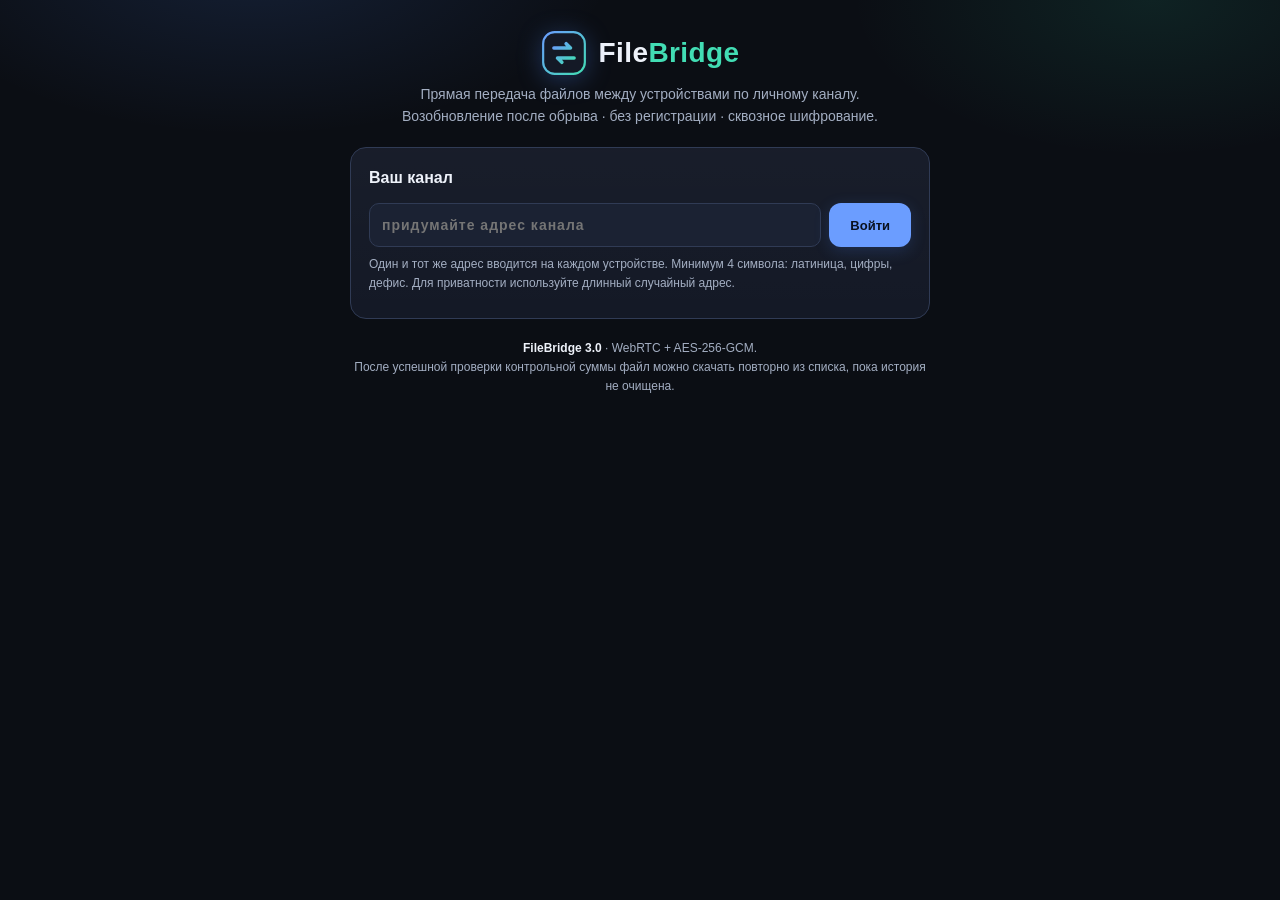
<file: файл2/index.html>
<!DOCTYPE html>
<html lang="ru">
<head>
<meta charset="UTF-8">
<meta name="viewport" content="width=device-width, initial-scale=1.0, viewport-fit=cover">
<title>FileBridge — устойчивая передача файлов</title>
<meta name="description" content="Прямая передача файлов между устройствами с возобновлением после обрыва связи и сквозным шифрованием.">
<meta name="theme-color" content="#0b0e14">
<link rel="icon" href="data:image/svg+xml,%3Csvg xmlns='http://www.w3.org/2000/svg' viewBox='0 0 64 64'%3E%3Crect width='64' height='64' rx='16' fill='%23141926'/%3E%3Cpath d='M14 25h30l-8-8m14 22H20l8 8' fill='none' stroke='%2342ddb4' stroke-width='6' stroke-linecap='round' stroke-linejoin='round'/%3E%3C/svg%3E">
<style>
:root{
  --bg:#0b0e14;--card:#141926;--card2:#1b2233;--border:#303b55;
  --text:#eef2fa;--muted:#a3aec2;--accent:#6b9dff;--accent2:#42ddb4;
  --danger:#ff8080;--warning:#ffd166;--radius:16px;
}
*{box-sizing:border-box;margin:0;padding:0}
html{-webkit-text-size-adjust:100%}
body{font-family:"Segoe UI",Arial,sans-serif;background:radial-gradient(600px 300px at 20% -5%,rgba(79,140,255,.14),transparent 60%),radial-gradient(500px 260px at 90% 0%,rgba(47,212,167,.10),transparent 60%),var(--bg);color:var(--text);min-height:100dvh;display:flex;flex-direction:column;align-items:center;padding:20px 14px max(60px,env(safe-area-inset-bottom));line-height:1.55}
.wrap{width:100%;max-width:580px}
header{text-align:center;margin:10px 0 20px}
.brand{display:flex;align-items:center;justify-content:center;gap:12px}
.brand svg{width:46px;height:46px;filter:drop-shadow(0 4px 12px rgba(79,140,255,.3))}
.logo{font-size:28px;font-weight:800;letter-spacing:.4px}.logo span{color:var(--accent2)}
.tag{color:var(--muted);font-size:14px;margin-top:8px}
.card{background:linear-gradient(180deg,rgba(255,255,255,.02),rgba(255,255,255,0)),var(--card);border:1px solid var(--border);border-radius:var(--radius);padding:18px;margin-bottom:14px}
h2{font-size:16px;font-weight:700;margin-bottom:12px}.hidden{display:none!important}
.btn{display:inline-flex;align-items:center;justify-content:center;gap:8px;min-height:44px;width:100%;padding:11px 14px;border-radius:12px;border:1px solid transparent;background:var(--accent);color:#09111f;font-size:15px;font-weight:700;cursor:pointer;transition:filter .15s,transform .15s;box-shadow:0 4px 16px rgba(79,140,255,.18)}
.btn:hover{filter:brightness(1.12)}.btn:active{transform:scale(.98)}.btn:disabled{opacity:.45;cursor:not-allowed;box-shadow:none}
.btn.ghost{background:var(--card2);color:var(--text);border-color:var(--border);box-shadow:none}.btn.danger{background:transparent;color:var(--danger);border-color:var(--danger);box-shadow:none}.btn.small{width:auto;min-height:40px;padding:7px 12px;font-size:13px}
:focus-visible{outline:3px solid var(--warning);outline-offset:3px}
.status{display:flex;align-items:center;gap:10px;font-size:14px;font-weight:600;padding:12px 14px;border-radius:12px;background:var(--card2);border:1px solid var(--border);margin-bottom:12px}
.dot{width:11px;height:11px;border-radius:50%;background:var(--muted);flex:none}.dot.wait{background:var(--warning);animation:pulse 1.2s infinite}.dot.ok{background:var(--accent2)}.dot.err{background:var(--danger)}.dot.busy{background:var(--accent);animation:pulse .8s infinite}
@keyframes pulse{0%,100%{opacity:1}50%{opacity:.35}}
.sec-line{display:flex;align-items:center;gap:8px;margin:-4px 0 12px;font-size:12px;color:var(--accent2);font-weight:600}.sec-line svg{flex:none}.fp{font-variant-numeric:tabular-nums;letter-spacing:1px}
.chwrap{display:flex;gap:8px}.chwrap input{min-width:0;flex:1;padding:12px;border-radius:12px;border:1px solid var(--border);background:var(--card2);color:var(--text);font-size:16px;font-weight:700;letter-spacing:1px}
input[type=text]{width:100%;min-height:44px;padding:10px 12px;border-radius:10px;border:1px solid var(--border);background:var(--card2);color:var(--text);font-size:14px}input:focus{border-color:var(--accent)}
.chmeta{font-size:12px;color:var(--muted);margin-top:8px;overflow-wrap:anywhere}.drop{border:2px dashed var(--border);border-radius:var(--radius);padding:24px 16px;text-align:center;cursor:pointer;transition:border-color .15s,background .15s;background:rgba(79,140,255,.03)}.drop:hover,.drop.over{border-color:var(--accent);background:rgba(79,140,255,.08)}.drop b{display:block;font-size:15px;margin-bottom:4px}.drop span{color:var(--muted);font-size:12px}
.progress{height:8px;background:var(--card2);border-radius:99px;overflow:hidden;margin:10px 0 4px}.progress>div{height:100%;width:0;background:linear-gradient(90deg,var(--accent),var(--accent2));border-radius:99px;transition:width .15s}.p-label{font-size:12px;color:var(--muted);display:flex;justify-content:space-between;gap:8px}.p-label span:first-child{overflow-wrap:anywhere}
ul.files{list-style:none;margin-top:10px;display:flex;flex-direction:column;gap:8px}ul.files li{display:flex;align-items:center;flex-wrap:wrap;gap:8px;padding:10px 12px;background:var(--card2);border:1px solid var(--border);border-radius:10px;font-size:14px}.fname{flex:1;min-width:100px;overflow:hidden;text-overflow:ellipsis;white-space:nowrap}.fsize{color:var(--muted);font-size:12px;flex:none;font-variant-numeric:tabular-nums}.ffrom{color:var(--muted);font-size:11px;flex:none;max-width:90px;overflow:hidden;text-overflow:ellipsis;white-space:nowrap}.badge{font-size:11px;font-weight:700;padding:2px 8px;border-radius:99px;flex:none}.badge.done{background:rgba(47,212,167,.15);color:var(--accent2)}.badge.queue{background:rgba(163,174,194,.15);color:var(--muted)}.badge.err{background:rgba(255,107,107,.15);color:var(--danger)}.badge.busy{background:rgba(79,140,255,.15);color:var(--accent)}.badge.tgt{background:rgba(47,212,167,.15);color:var(--accent2)}
.item-progress{width:100%;height:4px;border-radius:4px;background:#101625;overflow:hidden}.item-progress>div{height:100%;background:var(--accent2);transition:width .2s}
.row{display:flex;gap:8px}.row .btn{flex:1}.hint{color:var(--muted);font-size:12px;text-align:center;margin-top:8px}.devrow{display:flex;align-items:center;gap:10px;padding:8px 0;margin-bottom:6px;font-size:14px}.devrow .fname{flex:1}.textlog{margin-top:10px;max-height:160px;overflow-y:auto;display:flex;flex-direction:column;gap:6px}.textlog .msg{padding:8px 12px;border-radius:10px;background:var(--card2);border:1px solid var(--border);font-size:14px;white-space:pre-wrap;overflow-wrap:anywhere;cursor:pointer}.textlog .msg small{color:var(--muted);display:block;font-size:11px;margin-bottom:2px}.err-msg{color:var(--danger);font-size:13px;margin-top:8px;text-align:center}details.card summary{cursor:pointer;font-size:15px;font-weight:600;list-style:none;min-height:28px}details.card summary::before{content:"▸ ";color:var(--muted)}details.card[open] summary::before{content:"▾ "}code{overflow-wrap:anywhere}footer{color:var(--muted);font-size:12px;text-align:center;margin-top:20px}footer b{color:var(--text)}
#toast{position:fixed;z-index:10;left:50%;bottom:max(18px,env(safe-area-inset-bottom));transform:translate(-50%,12px);width:min(540px,calc(100% - 28px));padding:12px 16px;border:1px solid var(--border);border-radius:12px;background:#202a3d;color:var(--text);box-shadow:0 8px 30px rgba(0,0,0,.35);opacity:0;pointer-events:none;transition:opacity .18s,transform .18s;font-size:14px}#toast.show{opacity:1;transform:translate(-50%,0)}#toast.err{border-color:var(--danger)}
@media(max-width:420px){.card{padding:14px}.chwrap{flex-wrap:wrap}.chwrap .btn{width:100%}.devrow{align-items:flex-start;flex-wrap:wrap}.devrow .btn{width:100%}.row.wrap-mobile{flex-wrap:wrap}.row.wrap-mobile .btn{min-width:120px}}
@media(prefers-reduced-motion:reduce){*{animation:none!important;transition:none!important}}
</style>
</head>
<body>
<div class="wrap">
<header>
  <div class="brand">
    <svg viewBox="0 0 64 64" aria-hidden="true"><defs><linearGradient id="lg" x1="0" y1="0" x2="1" y2="1"><stop stop-color="#6b9dff"/><stop offset="1" stop-color="#42ddb4"/></linearGradient></defs><rect x="3" y="3" width="58" height="58" rx="16" fill="#141926" stroke="url(#lg)" stroke-width="3"/><path d="M18 25h23l-6-6m11 20H23l6 6" fill="none" stroke="url(#lg)" stroke-width="5" stroke-linecap="round" stroke-linejoin="round"/></svg>
    <div class="logo">File<span>Bridge</span></div>
  </div>
  <div class="tag">Прямая передача файлов между устройствами по личному каналу.<br>Возобновление после обрыва · без регистрации · сквозное шифрование.</div>
</header>

<div class="card" id="channelSetup">
  <h2>Ваш канал</h2>
  <div class="chwrap"><input type="text" id="channelInput" maxlength="48" placeholder="придумайте адрес канала" autocomplete="off" spellcheck="false"><button class="btn small" style="width:auto;padding:11px 20px" id="joinBtn">Войти</button></div>
  <div class="chmeta">Один и тот же адрес вводится на каждом устройстве. Минимум 4 символа: латиница, цифры, дефис. Для приватности используйте длинный случайный адрес.</div>
  <div class="err-msg" id="chanErr" role="alert"></div>
</div>

<div class="card hidden" id="channelCard">
  <div class="status" id="stBox"><span class="dot wait" id="dotMain"></span><span id="stText">Запуск…</span></div>
  <div class="sec-line hidden" id="secLine"><svg width="14" height="14" viewBox="0 0 24 24" fill="none" stroke="currentColor" stroke-width="2.4"><path d="M12 22s8-4 8-10V5l-8-3-8 3v7c0 6 8 10 8 10z"/></svg><span>Файлы дополнительно зашифрованы AES-256-GCM</span></div>
  <div class="sec-line hidden" id="fpLine" style="color:var(--muted);font-weight:400"><span>Отпечаток связки: <b class="fp" id="fpVal">—</b></span></div>
  <h2>Устройства в канале (<span id="devCount">0</span>)</h2>
  <div id="devList"><div class="hint">Пока никого… откройте приложение на втором устройстве с тем же адресом канала</div></div>
  <div class="hint" style="text-align:left">Видите незнакомое устройство? Смените адрес канала на всех своих устройствах.</div>
  <div class="row" style="margin-top:10px"><button class="btn small ghost" id="reconnectBtn">Переподключиться</button><button class="btn small danger" id="leaveBtn">Сменить канал</button></div>
</div>

<div class="card hidden" id="sendCard">
  <h2>Отправка <span id="targetLabel" style="color:var(--muted);font-weight:400"></span></h2>
  <div class="drop" id="dropZone" role="button" tabindex="0" aria-label="Выбрать файлы для отправки"><b>Нажмите, чтобы выбрать файлы</b><span>или перетащите сюда · несколько файлов сразу · до 1 ГБ каждый</span></div>
  <input type="file" id="fileInput" multiple hidden>
  <ul class="files" id="fileList"></ul>
  <div class="progress" id="progWrap" style="display:none"><div id="progBar"></div></div>
  <div class="p-label" id="progLabel" style="display:none"><span id="progFile"></span><span id="progPct"></span></div>
  <div class="hint">При обрыве передача автоматически продолжится с последнего байта, который получатель успел сохранить и подтвердить. Вкладку отправителя лучше не закрывать.</div>
  <div class="row" style="margin-top:12px"><button class="btn" id="btnSend" disabled>Отправить</button></div>
  <div class="row" style="margin-top:8px"><button class="btn small ghost" id="clearFilesBtn">Очистить завершённые</button></div>
</div>

<div class="card hidden" id="recvCard">
  <h2>Полученные файлы</h2>
  <ul class="files" id="recvList"><li style="color:var(--muted)">Входящие файлы появятся здесь</li></ul>
  <div class="hint" id="storageHint">Принятые фрагменты сохраняются в хранилище браузера, поэтому прогресс обычно сохраняется даже после перезагрузки страницы.</div>
  <div class="row" style="margin-top:8px"><button class="btn small ghost" id="clearRecvBtn">Очистить историю</button></div>
</div>

<div class="card hidden" id="textCard">
  <h2>Текст и ссылки</h2>
  <div class="textlog" id="textLog"><div class="msg" style="cursor:default">Принятые тексты появятся здесь (нажмите, чтобы скопировать)</div></div>
  <div class="row" style="margin-top:10px"><input type="text" id="textOut" placeholder="Быстро отправить текст или ссылку…"><button class="btn small" id="sendTextBtn">Отправить</button></div>
</div>

<details class="card hidden" id="settingsWrap">
  <summary>Продвинутые настройки: свой сигнальный брокер</summary>
  <div style="margin-top:12px;display:flex;flex-direction:column;gap:8px">
    <input type="text" id="brUrl" placeholder="wss://ваш-домен.ru:8084/mqtt" autocomplete="off">
    <div class="row wrap-mobile"><button class="btn small" id="saveBrokerBtn">Сохранить</button><button class="btn small ghost" id="clearBrokerBtn">Сбросить на публичные</button></div>
    <div class="hint">Брокер нужен для обнаружения устройств и сигналинга. Файлы идут напрямую или через TURN, но не сохраняются на брокере. Все устройства канала должны использовать одинаковый набор брокеров.</div>
  </div>
</details>
<details class="card hidden" id="diagCard"><summary>Диагностика соединения</summary><div id="diagLog" style="margin-top:10px;font-family:ui-monospace,monospace;font-size:11px;color:var(--muted);max-height:220px;overflow-y:auto;white-space:pre-wrap;overflow-wrap:anywhere"></div></details>
<footer><b>FileBridge 3.0</b> · WebRTC + AES-256-GCM.<br>После успешной проверки контрольной суммы файл можно скачать повторно из списка, пока история не очищена.<br><span id="verStamp"></span></footer>
</div>
<div id="toast" role="status" aria-live="polite"></div>

<script>
"use strict";
/* FileBridge 3.0: reliable ordered WebRTC, persisted receive offsets, bounded queues. */
const $ = id => document.getElementById(id);
const CHUNK = 32 * 1024;
const ACK_EVERY = 256 * 1024;
const WINDOW = 1024 * 1024;
const BUF_HIGH = 512 * 1024;
const BUF_LOW = 128 * 1024;
const STALL_MS = 45000;
const FINAL_ACK_MS = 120000;
const PEER_TTL = 60000;
const MAX_FILE = 1024 * 1024 * 1024;
const MAX_FILES = 50;
const IV_LEN = 12;
const td = new TextDecoder(), te = new TextEncoder();
const RTC_CFG = {iceCandidatePoolSize:1,iceServers:[
  {urls:["stun:stun.l.google.com:19302","stun:openrelay.metered.ca:80"]},
  {urls:["turn:openrelay.metered.ca:80","turn:openrelay.metered.ca:443","turn:openrelay.metered.ca:80?transport=tcp","turn:openrelay.metered.ca:443?transport=tcp","turns:openrelay.metered.ca:443?transport=tcp"],username:"openrelayproject",credential:"openrelayproject"}
]};
const MQTT_BROKERS = ["wss://broker.hivemq.com:8884/mqtt","wss://broker.emqx.io:8084/mqtt"];
let myId=null,myName="",keyPair=null,myPubB64="";
const myInstance=uid();
let channel=null,chanHash=null,discTopic=null,targetId=null;
const peers=new Map(),links=new Map(),linkByXtopic=new Map(),brokers=new Map();
let files=[],recvItems=[],sessionGen=0,armGen=0,helloTimer=null,peerTimer=null;
let curSend=-1,sendSeq=0,toastTimer=null;
const brokerRetries=new Map(),incomingCache=new Map();
let dbPromise=null,storageAvailable=true,storageWarned=false;

const sleep=ms=>new Promise(r=>setTimeout(r,ms));
function esc(s){return String(s).replace(/[&<>"']/g,c=>({"&":"&amp;","<":"&lt;",">":"&gt;",'"':"&quot;","'":"&#39;"}[c]))}
function uid(){return crypto.randomUUID?crypto.randomUUID():[...crypto.getRandomValues(new Uint8Array(16))].map(x=>x.toString(16).padStart(2,"0")).join("")}
function b64(buf){let s="";const b=new Uint8Array(buf);for(let i=0;i<b.length;i++)s+=String.fromCharCode(b[i]);return btoa(s)}
function ub64(s){const bin=atob(s),b=new Uint8Array(bin.length);for(let i=0;i<bin.length;i++)b[i]=bin.charCodeAt(i);return b}
async function sha256Hex(buf){const h=await crypto.subtle.digest("SHA-256",buf);return [...new Uint8Array(h)].map(b=>b.toString(16).padStart(2,"0")).join("")}
function fmtSize(b){if(b<1024)return b+" Б";if(b<1048576)return(b/1024).toFixed(1)+" КБ";if(b<1073741824)return(b/1048576).toFixed(1)+" МБ";return(b/1073741824).toFixed(2)+" ГБ"}
function diag(msg){const line=new Date().toLocaleTimeString()+"  "+msg;diag.lines.push(line);if(diag.lines.length>100)diag.lines.shift();$("diagLog").textContent=diag.lines.join("\n");$("diagLog").scrollTop=$("diagLog").scrollHeight;console.log("[FileBridge]",msg)}
diag.lines=[];
function notify(msg,isErr=false){clearTimeout(toastTimer);$("toast").textContent=msg;$("toast").className=isErr?"show err":"show";toastTimer=setTimeout(()=>$("toast").className="",5000)}
function setStatus(state,text){$("dotMain").className="dot "+(state||"");if(text)$("stText").textContent=text;if(state==="err")$("diagCard").open=true}
function defaultName(){const p=navigator.platform||"",d=/Android|iPhone|iPad/i.test(navigator.userAgent)?"Телефон":(/Win/i.test(p)?"Windows-ПК":(/Mac/i.test(p)?"Mac":"ПК"));return d+" "+myId.slice(0,4).toUpperCase()}
async function loadIdentity(){myId=localStorage.getItem("fb2_id");if(!myId){myId=uid().replaceAll("-","").slice(0,16);localStorage.setItem("fb2_id",myId)}myName=localStorage.getItem("fb2_name")||defaultName();let jwk=null;try{jwk=JSON.parse(localStorage.getItem("fb2_key")||"null")}catch(e){}if(jwk&&jwk.kty==="EC"){keyPair={privateKey:await crypto.subtle.importKey("jwk",jwk,{name:"ECDH",namedCurve:"P-256"},false,["deriveKey","deriveBits"]),publicKey:await crypto.subtle.importKey("jwk",{kty:jwk.kty,crv:jwk.crv,x:jwk.x,y:jwk.y},{name:"ECDH",namedCurve:"P-256"},true,[])}}else{keyPair=await crypto.subtle.generateKey({name:"ECDH",namedCurve:"P-256"},true,["deriveKey","deriveBits"]);localStorage.setItem("fb2_key",JSON.stringify(await crypto.subtle.exportKey("jwk",keyPair.privateKey)))}myPubB64=b64(await crypto.subtle.exportKey("raw",keyPair.publicKey))}

/* Minimal MQTT 3.1.1 over WebSocket. */
function MiniMqtt(url){
  const clientId="fb3_"+Math.random().toString(36).slice(2,12),handlers={},chunks=[];
  let ws=null,dead=false,pingTimer=null,pid=1,awaitingPong=false,chunksLen=0;
  const client={on,subscribe,publish,end};
  function on(ev,fn){(handlers[ev]=handlers[ev]||[]).push(fn);return client}
  function emit(ev,a,b){(handlers[ev]||[]).slice().forEach(f=>{try{f(a,b)}catch(e){diag("обработчик MQTT: "+e.message)}})}
  function u16(n){return[(n>>8)&255,n&255]}function sbytes(s){const b=te.encode(s);return[...u16(b.length),...b]}
  function encLen(n){const o=[];do{let d=n%128;n=Math.floor(n/128);if(n>0)d|=128;o.push(d)}while(n>0);return o}
  function packet(type,body){if(!ws||ws.readyState!==1)throw new Error("websocket-not-open");ws.send(new Uint8Array([type,...encLen(body.length),...body]))}
  function sendConnect(){const cid=te.encode(clientId);packet(0x10,[...sbytes("MQTT"),4,2,...u16(60),...u16(cid.length),...cid])}
  function handle(type,body){if(type===2){if(body.length>=2&&body[1]===0){clearInterval(pingTimer);pingTimer=setInterval(()=>{if(dead)return;if(awaitingPong){try{ws.close()}catch(e){}return}try{packet(0xC0,[]);awaitingPong=true}catch(e){try{ws.close()}catch(_){}}},30000);emit("connect")}else emit("error",new Error("mqtt-connack"))}else if(type===13)awaitingPong=false;else if(type===3){if(body.length<2)return;const tl=(body[0]<<8)|body[1];if(2+tl>body.length)return;emit("message",td.decode(body.slice(2,2+tl)),body.slice(2+tl))}}
  function parse(){if(!chunksLen)return;const all=new Uint8Array(chunksLen);let off=0;for(const c of chunks){all.set(c,off);off+=c.length}chunks.length=0;chunksLen=0;let pos=0;while(true){if(all.length-pos<2)break;const type=all[pos]>>4;let mul=1,rem=0,hlen=0,b;while(true){if(all.length-pos<2+hlen){rem=-1;break}b=all[pos+1+hlen];rem+=(b&127)*mul;mul*=128;hlen++;if(!(b&128))break;if(hlen>3){rem=-1;break}}if(rem<0||all.length-pos<1+hlen+rem)break;handle(type,all.slice(pos+1+hlen,pos+1+hlen+rem));pos+=1+hlen+rem}if(pos<all.length){chunks.push(all.slice(pos));chunksLen=all.length-pos}}
  function subscribe(topic){if(dead||!ws||ws.readyState!==1)return;packet(0x82,[...u16(pid++),...sbytes(topic),0])}
  function publish(topic,payload,retained){if(dead||!ws||ws.readyState!==1)return;const p=typeof payload==="string"?te.encode(payload):payload;packet(retained?0x31:0x30,[...sbytes(topic),...p])}
  function end(){dead=true;clearInterval(pingTimer);try{if(ws&&ws.readyState===1)ws.send(new Uint8Array([0xE0,0x00]))}catch(e){}try{if(ws)ws.close()}catch(e){}}
  try{ws=new WebSocket(url,["mqtt"])}catch(e){dead=true;setTimeout(()=>emit("error",e),0)}
  if(ws){ws.binaryType="arraybuffer";ws.onopen=()=>{try{sendConnect()}catch(e){emit("error",e)}};ws.onmessage=e=>{if(dead)return;chunks.push(new Uint8Array(e.data));chunksLen+=e.data.byteLength;parse()};ws.onerror=()=>emit("error",new Error("ws-error"));ws.onclose=()=>{clearInterval(pingTimer);if(!dead){dead=true;emit("close")}}}
  return client;
}
function mqttChain(){let custom=null;try{custom=JSON.parse(localStorage.getItem("fb2_mqtt")||"null")}catch(e){}const chain=MQTT_BROKERS.slice();if(typeof custom==="string"&&/^wss?:\/\//.test(custom))chain.unshift(custom);return chain}
function pubOn(url,topic,payload,retained){const c=brokers.get(url);if(c)try{c.publish(topic,payload,retained);return true}catch(e){}return false}
function pubEverywhere(topic,payload,retained){let n=0;for(const url of brokers.keys())if(pubOn(url,topic,payload,retained))n++;return n}
function subOn(url,topic){const c=brokers.get(url);if(c)try{c.subscribe(topic)}catch(e){}}
function tryMqtt(url,cb){diag("брокер: "+url);let c;try{c=new MiniMqtt(url)}catch(e){cb(new Error("bad-url"),null);return}let settled=false;const timer=setTimeout(()=>{if(settled)return;settled=true;c.end();cb(new Error("timeout"),null)},15000);c.on("connect",()=>{if(settled)return;settled=true;clearTimeout(timer);diag("брокер доступен: "+url);cb(null,c)});c.on("error",()=>{if(settled)return;settled=true;clearTimeout(timer);c.end();cb(new Error("conn-error"),null)})}
function connectBroker(url){if(!channel||brokers.has(url))return;const g=sessionGen;tryMqtt(url,(err,client)=>{if(g!==sessionGen){if(client)client.end();return}if(err){const n=(brokerRetries.get(url)||0)+1;brokerRetries.set(url,n);updateStatusLine();setTimeout(()=>{if(g===sessionGen&&channel&&!brokers.has(url))connectBroker(url)},Math.min(30000,1500*2**Math.min(n,4))+Math.random()*1200);return}brokerRetries.set(url,0);brokers.set(url,client);armMqtt(client,url);if(discTopic)client.subscribe(discTopic);for(const l of links.values()){l.subscribed.delete(url);l.resubscribe(url);l.pubOffer();l.pubAnswer();l.pubIce()}sayHello();updateStatusLine()})}
function armMqtt(client,url){const g=armGen,alive=()=>g===armGen;if(discTopic)client.subscribe(discTopic);client.on("message",(topic,payload)=>{if(!alive())return;if(topic===discTopic){let o;try{o=JSON.parse(td.decode(payload))}catch(e){return}if(!o||o.v!==4||!o.id||o.id===myId||!o.pub)return;const previous=peers.get(o.id),isNew=!previous,restarted=!!(previous?.boot&&o.boot&&previous.boot!==o.boot);peers.set(o.id,{id:o.id,name:String(o.name||"Устройство").slice(0,24),pub:o.pub,boot:o.boot||previous?.boot||null,broker:url,last:Date.now()});if(isNew||restarted){diag((isNew?"найдено устройство: ":"устройство снова доступно: ")+o.name);setTimeout(sayHello,50)}const existing=links.get(o.id);if(existing?.wants()&&(restarted||(!existing.isOpen()&&["disconnected","failed"].includes(existing.pc?.connectionState))))existing.offerLoop(true);onPeersChanged();return}const l=linkByXtopic.get(topic);if(l){l.onSignal(topic,td.decode(payload));return}if(topic.endsWith("/off")){const m=topic.match(/^fbv3\/x\/([0-9a-f]{16})_([0-9a-f]{16})\/off$/),otherId=m?(m[1]===myId?m[2]:(m[2]===myId?m[1]:null)):null,p=otherId&&peers.get(otherId);if(p){const nl=registerLink(new Link(p));nl.resubscribeEverywhere();nl.onSignal(topic,td.decode(payload))}}});client.on("close",()=>{brokers.delete(url);if(!alive())return;diag("брокер отключён: "+url);const n=(brokerRetries.get(url)||0)+1;brokerRetries.set(url,n);setTimeout(()=>{if(alive()&&channel&&!brokers.has(url))connectBroker(url)},Math.min(30000,1500*2**Math.min(n,4))+Math.random()*1200);updateStatusLine()})}

function normalizeChannel(s){return s.trim().replace(/\s+/g,"-")}
async function enterChannel(name){await identityReady;if(channel)stopNetwork();channel=name;localStorage.setItem("fb2_channel",channel);chanHash=(await sha256Hex(te.encode("fb2::"+channel))).slice(0,32);discTopic="fbv3/c/"+chanHash+"/d";targetId=localStorage.getItem("fb2_target");$("channelSetup").classList.add("hidden");for(const id of["channelCard","sendCard","recvCard","textCard","settingsWrap","diagCard"])$(id).classList.remove("hidden");$("verStamp").textContent=" · канал: "+channel;setStatus("wait","Канал «"+channel+"» · подключаемся…");recvItems=[];incomingCache.clear();renderRecvList();mqttChain().forEach(connectBroker);restoreReceived(chanHash);sayHello();clearInterval(helloTimer);clearInterval(peerTimer);helloTimer=setInterval(sayHello,5000);peerTimer=setInterval(peerTick,3000);renderDevs();updateStatusLine();requestPersistentStorage()}
function leaveChannel(){cancelActiveSend();stopNetwork();localStorage.removeItem("fb2_channel");localStorage.removeItem("fb2_target");channel=null;chanHash=null;discTopic=null;targetId=null;files=[];recvItems=[];incomingCache.clear();$("channelSetup").classList.remove("hidden");for(const id of["channelCard","sendCard","recvCard","textCard","settingsWrap","diagCard"])$(id).classList.add("hidden");renderFileList();renderRecvList();updateSendBtn()}
function stopNetwork(){sessionGen++;armGen++;clearInterval(helloTimer);clearInterval(peerTimer);for(const l of links.values())l.destroy();links.clear();linkByXtopic.clear();for(const c of brokers.values())c.end();brokers.clear();peers.clear();brokerRetries.clear()}
function sayHello(){if(!channel||!discTopic)return;pubEverywhere(discTopic,JSON.stringify({v:4,id:myId,name:myName,pub:myPubB64,boot:myInstance}),false)}
function peerTick(){const now=Date.now();let changed=false;for(const[id,p]of peers)if(now-p.last>PEER_TTL&&!links.get(id)?.isOpen()){peers.delete(id);changed=true}for(const[id,l]of links)if(!peers.has(id)&&!l.isOpen()&&!l.wants()){l.destroy();links.delete(id);linkByXtopic.delete(l.xtopic+"/off");linkByXtopic.delete(l.xtopic+"/ans");linkByXtopic.delete(l.xtopic+"/ice/"+l.id);changed=true}if(changed){renderDevs();updateStatusLine()}ensureAllLinks()}
function onPeersChanged(){renderDevs();updateStatusLine();ensureAllLinks()}
function resetLinks(){cancelActiveSend();for(const l of links.values())l.destroy();links.clear();linkByXtopic.clear();sayHello();ensureAllLinks();updateStatusLine()}

class Link{
  constructor(p){this.peer=p;this.id=p.id;const a=myId<p.id?myId:p.id,b=myId<p.id?p.id:myId;this.xtopic="fbv3/x/"+a+"_"+b;this.pc=null;this.conn=null;this.key=null;this.salt=null;this.recvState=null;this.recvMeta=[];this.answering=false;this.lastRtcStart=0;this.offerTimer=null;this.answerTimer=null;this.disconnectTimer=null;this.subscribed=new Set();this.lastSeenOffer=null;this.lastOffer=null;this.lastAnswer=null;this.offerId=null;this.sessionId=null;this.sessionCreated=0;this.localIceSid=null;this.localIce=[];this.pendingIce=[];this.addedIce=new Set();this.reqPending=null;this.rxChain=Promise.resolve();this.gen=0}
  wants(){return targetId===this.id}isTarget(){return targetId===this.id}isOpen(){return!!(this.conn&&this.conn.readyState==="open")}
  send(o){if(!this.isOpen())return false;try{this.conn.send(JSON.stringify(o));return true}catch(e){diag("управляющее сообщение не отправлено: "+e.message);return false}}
  destroy(){if(this.isTarget())cancelActiveSend(this);this.stopOfferLoop();this.destroyPc();this.reqPending=null}
  destroyPc(){this.gen++;clearInterval(this.answerTimer);clearTimeout(this.disconnectTimer);this.answerTimer=null;this.disconnectTimer=null;try{this.conn?.close()}catch(e){}try{this.pc?.close()}catch(e){}this.conn=null;this.pc=null}
  stopOfferLoop(){clearInterval(this.offerTimer);this.offerTimer=null}
  resetIce(sid){this.localIceSid=sid;this.localIce=[];this.pendingIce=[];this.addedIce=new Set()}
  setupIce(g){this.pc.onicecandidate=e=>{if(g!==this.gen||!this.pc||!e.candidate)return;const c=e.candidate.toJSON?e.candidate.toJSON():{candidate:e.candidate.candidate,sdpMid:e.candidate.sdpMid,sdpMLineIndex:e.candidate.sdpMLineIndex,usernameFragment:e.candidate.usernameFragment};this.localIce.push(c);this.pubIce()}}
  pubIce(){if(!this.pc||!this.localIceSid)return;pubEverywhere(this.xtopic+"/ice/"+myId,JSON.stringify({sid:this.localIceSid,from:myId,candidates:this.localIce}),true)}
  onIce(msg){let packet;try{packet=JSON.parse(msg)}catch(e){return}if(!packet||packet.from!==this.id||packet.sid!==this.sessionId||!Array.isArray(packet.candidates))return;for(const c of packet.candidates){if(!c||typeof c.candidate!=="string")continue;const key=JSON.stringify(c);if(this.addedIce.has(key))continue;this.addedIce.add(key);if(!this.pc?.remoteDescription){this.pendingIce.push(c);continue}this.pc.addIceCandidate(c).catch(e=>{this.addedIce.delete(key);if(this.sessionId===packet.sid)diag("ICE-кандидат не применён: "+e.message)})}}
  flushIce(g){if(g!==this.gen||!this.pc?.remoteDescription)return;const pending=this.pendingIce.splice(0);for(const c of pending){const key=JSON.stringify(c);this.pc.addIceCandidate(c).catch(e=>{this.addedIce.delete(key);if(g===this.gen)diag("отложенный ICE-кандидат не применён: "+e.message)})}}
  resubscribe(url){if(this.subscribed.has(url))return;this.subscribed.add(url);subOn(url,this.xtopic+"/off");subOn(url,this.xtopic+"/ans");subOn(url,this.xtopic+"/ice/"+this.id)}
  resubscribeEverywhere(){for(const url of brokers.keys())this.resubscribe(url)}
  start(){this.resubscribeEverywhere();if(this.wants()&&!this.isOpen())this.offerLoop()}
  onSignal(topic,msg){if(!msg)return;if(topic===this.xtopic+"/ice/"+this.id){this.onIce(msg);return}if(topic===this.xtopic+"/off"){if(msg===this.lastOffer||this.isOpen()||this.pc?.connectionState==="connected")return;if(msg===this.lastSeenOffer){if(!this.answering&&this.lastAnswer)pubEverywhere(this.xtopic+"/ans",this.lastAnswer,true);return}if(this.wants()&&myId<this.peer.id)return;if(this.wants())this.stopOfferLoop();this.answerOffer(msg)}else if(topic===this.xtopic+"/ans"){if(msg===this.lastAnswer||msg===this.lastRemoteAnswer)return;if(this.wants()&&this.pc&&!this.isOpen()&&this.pc.signalingState==="have-local-offer"){try{const packet=JSON.parse(msg);if(!packet.sid||packet.sid!==this.offerId||!packet.desc||packet.sid===this.lastRemoteAnswerSid)return;this.lastRemoteAnswerSid=packet.sid;this.lastRemoteAnswer=msg;const g=this.gen;this.pc.setRemoteDescription(packet.desc).then(()=>this.flushIce(g)).catch(e=>diag("ответ не применён: "+e.message))}catch(e){diag("повреждён SDP-ответ")}}}}
  pubOffer(){const d=this.pc?.localDescription;if(!d||d.type!=="offer"||!this.offerId)return;const packet=JSON.stringify({sid:this.offerId,created:this.sessionCreated,desc:{type:d.type,sdp:d.sdp}});this.lastOffer=packet;pubEverywhere(this.xtopic+"/off",packet,true)}
  pubAnswer(){const d=this.pc?.localDescription;if(!d||d.type!=="answer"||!this.sessionId)return;const answer=JSON.stringify({sid:this.sessionId,desc:{type:d.type,sdp:d.sdp}});this.lastAnswer=answer;pubEverywhere(this.xtopic+"/ans",answer,true)}
  offerLoop(force=false){if(!this.wants()||(this.isOpen()&&!force))return;const now=Date.now(),st=this.pc?.connectionState;if(!force&&this.pc&&this.offerId&&now-this.lastRtcStart<45000&&(st==="new"||st==="connecting")){this.pubOffer();this.pubIce();if(!this.offerTimer)this.offerTimer=setInterval(()=>{if(this.isOpen())this.stopOfferLoop();else this.offerLoop()},2000);return}this.lastRtcStart=now;if(this.isOpen()&&this.isTarget())cancelActiveSend(this);this.stopOfferLoop();this.destroyPc();const g=++this.gen;this.offerId=uid();this.sessionId=this.offerId;this.sessionCreated=now;this.lastRemoteAnswer=null;this.lastRemoteAnswerSid=null;this.answering=false;this.resetIce(this.offerId);this.pc=new RTCPeerConnection(RTC_CFG);this.conn=this.pc.createDataChannel("fb3",{ordered:true});this.wireConn(g,this.conn);this.pc.onconnectionstatechange=()=>this.onRtcState(g);this.setupIce(g);this.pc.createOffer().then(o=>{if(g!==this.gen)return null;return this.pc.setLocalDescription(o)}).then(()=>{if(g!==this.gen)return;this.pubOffer();this.pubIce()}).catch(e=>{if(g===this.gen)diag("ошибка оффера: "+e.message)});this.offerTimer=setInterval(()=>{if(g!==this.gen||this.isOpen()){this.stopOfferLoop();return}this.offerLoop()},2000)}
  answerOffer(msg){let packet;try{packet=JSON.parse(msg);if(!packet.sid||!packet.desc)throw new Error("invalid-offer")}catch(e){diag("повреждён SDP-оффер");return}const created=Number.isFinite(packet.created)?packet.created:Date.now();if(this.sessionCreated&&created<this.sessionCreated)return;this.lastSeenOffer=msg;if(this.answering&&this.pc&&this.sessionId===packet.sid){this.pubAnswer();this.pubIce();return}this.sessionId=packet.sid;this.sessionCreated=created;this.answering=true;this.destroyPc();const g=++this.gen;this.resetIce(packet.sid);this.pc=new RTCPeerConnection(RTC_CFG);this.pc.ondatachannel=e=>{if(g!==this.gen)return;this.conn=e.channel;this.wireConn(g,this.conn)};this.pc.onconnectionstatechange=()=>this.onRtcState(g);this.setupIce(g);clearInterval(this.answerTimer);this.answerTimer=setInterval(()=>{if(g!==this.gen||this.isOpen()){clearInterval(this.answerTimer);this.answerTimer=null;return}this.pubAnswer();this.pubIce()},2000);setTimeout(()=>{if(g===this.gen&&!this.isOpen())diag("рукопожатие с «"+this.peer.name+"» пока не завершено")},30000);this.pc.setRemoteDescription(packet.desc).then(()=>{if(g!==this.gen)return null;this.flushIce(g);return this.pc.createAnswer()}).then(a=>{if(!a||g!==this.gen)return null;return this.pc.setLocalDescription(a)}).then(()=>{if(g!==this.gen)return;this.pubAnswer();this.pubIce()}).catch(e=>{if(g===this.gen){diag("ошибка ответа: "+e.message);this.answering=false}})}
  onRtcState(g){if(g!==this.gen||!this.pc)return;const st=this.pc.connectionState;if(st==="connected"){clearTimeout(this.disconnectTimer);this.answering=false}else if(st==="disconnected"){diag("WebRTC временно потерян: "+this.peer.name);clearTimeout(this.disconnectTimer);this.disconnectTimer=setTimeout(()=>{if(g===this.gen&&this.pc?.connectionState==="disconnected"){diag("WebRTC не восстановился, переподключаем");this.conn?.close()}},6000)}else if(st==="failed"){diag("WebRTC failed: "+this.peer.name);this.conn?.close()}else if(st==="closed"&&this.isTarget())cancelActiveSend(this)}
  async deriveKey(){try{const theirPub=await crypto.subtle.importKey("raw",ub64(this.peer.pub),{name:"ECDH",namedCurve:"P-256"},false,[]),bits=await crypto.subtle.deriveBits({name:"ECDH",public:theirPub},keyPair.privateKey,256),mixed=await crypto.subtle.digest("SHA-256",new Uint8Array([...new Uint8Array(bits),...te.encode("fb2::"+channel)]));this.key=await crypto.subtle.importKey("raw",mixed,{name:"AES-GCM"},false,["encrypt","decrypt"]);const h=new Uint8Array(mixed);this.fp=[...h.slice(0,6)].map(b=>b.toString(16).padStart(2,"0").toUpperCase()).join("-")}catch(e){this.key=null;diag("ошибка ключа: "+e.message)}}
  async encChunk(buf){if(!this.key)throw new Error("Нет ключа шифрования");const iv=crypto.getRandomValues(new Uint8Array(IV_LEN)),ct=await crypto.subtle.encrypt({name:"AES-GCM",iv},this.key,buf),out=new Uint8Array(IV_LEN+ct.byteLength);out.set(iv);out.set(new Uint8Array(ct),IV_LEN);return out}
  async decChunk(env){if(!this.key)throw new Error("Нет ключа шифрования");return crypto.subtle.decrypt({name:"AES-GCM",iv:env.slice(0,IV_LEN)},this.key,env.slice(IV_LEN))}
  wireConn(g,conn){conn.binaryType="arraybuffer";conn.bufferedAmountLowThreshold=BUF_LOW;conn.onopen=async()=>{if(g!==this.gen||this.conn!==conn)return;await this.deriveKey();if(g!==this.gen||this.conn!==conn||conn.readyState!=="open")return;if(!this.key){diag("канал без прикладного ключа закрыт");conn.close();return}diag("P2P-канал открыт: "+this.peer.name);this.stopOfferLoop();clearInterval(this.answerTimer);$("secLine").classList.remove("hidden");$("fpLine").classList.remove("hidden");$("fpVal").textContent=this.fp+" · "+this.peer.name;this.send({t:"hi"});updateStatusLine();updateSendBtn();startSendFlowIfReady()};conn.onclose=()=>{if(g!==this.gen||this.conn!==conn)return;diag("P2P-канал закрыт: "+this.peer.name);this.lastSeenOffer=null;this.recvState=null;if(this.isTarget())cancelActiveSend(this);updateStatusLine();updateSendBtn();if(this.wants()&&channel)setTimeout(()=>{if(g===this.gen&&this.wants()&&!this.isOpen())this.offerLoop(true)},1500)};conn.onerror=()=>diag("ошибка канала данных: "+this.peer.name);conn.onmessage=e=>{if(g!==this.gen||this.conn!==conn)return;if(typeof e.data==="string"){let o;try{o=JSON.parse(e.data)}catch(err){return}if(["list","fs","fe"].includes(o.t))this.queueRx(()=>onRecvCtrl(this,o));else this.onCtrl(o)}else this.queueRx(()=>this.onChunk(new Uint8Array(e.data)))} }
  queueRx(fn){this.rxChain=this.rxChain.then(fn).catch(e=>{diag("ошибка обработки данных: "+e.message);if(this.recvState){const i=this.recvState.i;this.recvState=null;this.send({t:"req",i,id:this.recvMeta[i]?.id,got:0,restart:1})}})}
  onCtrl(o){if(["hi","ack","req"].includes(o.t)){if(this.isTarget())onSenderCtrl(this,o)}else onRecvCtrl(this,o)}
  async onChunk(env){const st=this.recvState;if(!st)return;const buf=await this.decChunk(env);if(!this.recvState||this.recvState!==st)return;if(st.got+buf.byteLength>st.size)throw new Error("Получено больше данных, чем размер файла");st.pending.push(new Blob([buf]));st.pendingBytes+=buf.byteLength;st.got+=buf.byteLength;st.session.got=st.got;st.meta.got=st.got;const item=findRecvItem(st.id);if(item){item.got=st.got;item.status="busy"}if(st.pendingBytes>=ACK_EVERY||st.got===st.size)await persistPending(st);if(st.got-st.lastAck>=ACK_EVERY||st.got===st.size){st.lastAck=st.got;this.send({t:"ack",i:st.i,id:st.id,got:st.got})}updateRecvItemUI(st.id)}
}
function registerLink(l){const ex=links.get(l.id);if(ex)return ex;links.set(l.id,l);linkByXtopic.set(l.xtopic+"/off",l);linkByXtopic.set(l.xtopic+"/ans",l);linkByXtopic.set(l.xtopic+"/ice/"+l.id,l);return l}
function ensureAllLinks(){if(!channel)return;for(const p of peers.values()){const l=registerLink(new Link(p));l.peer=p;if(!l.isOpen()&&!l.answering)l.start()}}
function setTarget(id){if(!peers.has(id))return;cancelActiveSend();targetId=id;localStorage.setItem("fb2_target",id);for(const l of links.values()){if(l.wants())l.start();else l.stopOfferLoop()}renderDevs();updateStatusLine();updateSendBtn()}
function renderDevs(){const list=[...peers.values()].sort((a,b)=>a.name.localeCompare(b.name));$("devCount").textContent=list.length;$("devList").innerHTML=list.length?list.map(p=>{const isT=p.id===targetId,l=links.get(p.id),on=l&&l.isOpen();return`<div class="devrow"><span class="dot ${on?"ok":"wait"}"></span><span class="fname">${esc(p.name)}</span>${isT?'<span class="badge tgt">цель</span>':`<button class="btn small ghost" data-target="${p.id}">Отправлять сюда</button>`}</div>`}).join(""):'<div class="hint">Пока никого… откройте приложение на втором устройстве с тем же адресом канала</div>';for(const b of $("devList").querySelectorAll("[data-target]"))b.onclick=()=>setTarget(b.dataset.target);updateSendBtn()}
function updateStatusLine(){if(!channel)return;const p=targetId&&peers.get(targetId),l=targetId&&links.get(targetId),openLinks=[...links.values()].filter(x=>x.isOpen()).length;let base=navigator.onLine===false?"Нет сети · очередь сохранена":"Канал «"+channel+"» · устройств: "+peers.size+" · брокеров: "+brokers.size;if(p)base+=" · цель: "+p.name+(l?.isOpen()?" (открыт)":" (подключаемся)");if(openLinks>1)base+=" · каналов: "+openLinks;setStatus(l?.isOpen()?"ok":(navigator.onLine===false||!brokers.size?"err":"wait"),base)}

/* Outgoing queue. A busy file always returns to queue on disconnect. */
function addFiles(list){const room=Math.max(0,MAX_FILES-files.filter(f=>f.status!=="done").length),incoming=[...list].slice(0,room),over=incoming.find(f=>f.size>MAX_FILE);if(over)notify("Файл «"+over.name+"» больше 1 ГБ",true);if(!room)notify("Очередь заполнена: максимум 50 незавершённых файлов",true);for(const file of incoming.filter(f=>f.size<=MAX_FILE))files.push({id:uid(),file,name:file.name,size:file.size,sent:0,acked:0,status:"queue",hash:null,lastAckT:0});renderFileList();updateSendBtn();ensureAllLinks();startSendFlowIfReady();requestPersistentStorage()}
function clearFiles(){files=files.filter(f=>f.status!=="done"&&f.status!=="err");renderFileList();updateSendBtn()}
function retryFile(id){const f=files.find(x=>x.id===id);if(!f||f.status==="busy")return;f.status="queue";f.sent=f.acked=0;f.hash=null;renderFileList();startSendFlowIfReady(true)}
function renderFileList(){const badges={queue:["queue","в очереди"],busy:["busy","передача"],done:["done","отправлен"],err:["err","ошибка"]};$("fileList").innerHTML=files.map(f=>{const[cls,txt]=badges[f.status]||badges.queue,pct=f.size?Math.min(100,Math.round((f.sent||0)/f.size*100)):0;return`<li><span class="fname" title="${esc(f.name)}">${esc(f.name)}</span><span class="fsize">${fmtSize(f.size)}</span><span class="badge ${cls}">${txt}${f.status==="busy"?" · "+pct+"%":""}</span>${f.status==="err"?`<button class="btn small ghost" data-retry="${f.id}">Повторить</button>`:""}${f.status==="busy"?`<span class="item-progress"><div style="width:${pct}%"></div></span>`:""}</li>`}).join("");for(const b of $("fileList").querySelectorAll("[data-retry]"))b.onclick=()=>retryFile(b.dataset.retry)}
function updateSendBtn(){const p=targetId&&peers.get(targetId);$("targetLabel").textContent=p?"→ "+p.name:(targetId?"→ устройство не в сети":"→ выберите цель в списке устройств");const l=targetId&&links.get(targetId);$("btnSend").disabled=!(files.some(f=>f.status==="queue")&&l?.isOpen())}
function startSendFlowIfReady(force=false){const l=targetId&&links.get(targetId);if(l?.isOpen()&&l.isTarget())startSendFlow(l);else if(force&&files.some(f=>f.status==="queue"))notify(l?"Соединение ещё не открыто — очередь сохранена":"Сначала выберите устройство-получатель")}
function startSendFlow(link){if(!files.length)return;if(curSend===-1)for(const f of files)if(f.status==="busy")f.status="queue";const sig=files.map(f=>f.id).join(",");if(link.listConn!==link.conn||link.listSig!==sig){link.send({t:"list",files:files.map(f=>({id:f.id,name:f.name,size:f.size}))});link.listConn=link.conn;link.listSig=sig}renderFileList()}
function onSenderCtrl(link,msg){if(msg.t==="hi"){startSendFlow(link);return}if(msg.t==="ack"){const f=files[msg.i];if(!f||f.id!==msg.id||!Number.isFinite(msg.got))return;f.acked=Math.max(f.acked||0,Math.min(f.size,msg.got));f.lastAckT=performance.now();if(msg.final&&f.acked===f.size){f.status="done";f.sent=f.size;renderFileList();setStatus("ok","«"+f.name+"» передан и проверен получателем")}return}if(msg.t!=="req")return;const f=files[msg.i];if(!f||f.id!==msg.id)return;if(curSend!==-1){if(msg.i===curSend){const requested=Number.isFinite(msg.got)?Math.max(0,Math.min(f.size,msg.got)):0,off=msg.restart?0:requested;if(msg.restart||requested!==f.acked){f.acked=off;f.lastAckT=performance.now();cancelActiveSend(link);link.reqPending=null;f.status="queue";sendFile(link,msg.i,off)}return}link.reqPending=msg;return}if(f.status==="done"&&msg.got>=f.size){link.send({t:"ack",i:msg.i,id:f.id,got:f.size,final:1});return}let off=Number.isFinite(msg.got)?Math.max(0,Math.min(f.size,msg.got)):(f.acked||0);if(msg.restart)off=0;f.status="queue";sendFile(link,msg.i,off)}
function startNext(link){if(curSend!==-1||!link.isOpen()||!link.isTarget())return;const next=files.findIndex(f=>f.status==="queue");if(next!==-1)sendFile(link,next,files[next].acked||0);else if(files.length&&files.every(f=>f.status==="done")){link.send({t:"all-done"});updateSendProgress(null)}}
function cancelActiveSend(link){if(link&&!link.isTarget())return;sendSeq++;if(curSend>=0&&files[curSend]?.status==="busy"){files[curSend].status="queue";files[curSend].sent=files[curSend].acked||0}curSend=-1;for(const f of files)if(f.status==="busy"){f.status="queue";f.sent=f.acked||0}renderFileList();updateSendBtn()}
async function waitForDrain(link,tok){let waited=0;while(tok===sendSeq&&link.isOpen()&&link.conn.bufferedAmount>BUF_HIGH){if(waited>=STALL_MS){diag("буфер не освобождается, переподключение");link.conn.close();throw new Error("Тайм-аут сетевого буфера")}const conn=link.conn;await new Promise(resolve=>{let done=false;const finish=()=>{if(done)return;done=true;clearTimeout(timer);conn?.removeEventListener("bufferedamountlow",finish);resolve()};conn?.addEventListener("bufferedamountlow",finish);const timer=setTimeout(finish,250)});waited+=250}}
async function sendFile(link,i,resumeFrom){if(curSend!==-1||!link.isOpen())return;const f=files[i];if(!f)return;curSend=i;const tok=++sendSeq;f.status="busy";f.acked=resumeFrom;f.sent=resumeFrom;f.lastAckT=performance.now();let off=resumeFrom,lastRender=0;const alive=()=>tok===sendSeq&&link.isOpen()&&link.isTarget()&&curSend===i;renderFileList();$("progWrap").style.display="block";$("progLabel").style.display="flex";try{if(!f.hash)f.hash=await fileHash(f.file);if(!alive())return;link.send({t:"fs",i,id:f.id,name:f.name,size:f.size,hash:f.hash,off});while(off<f.size&&alive()){await waitForDrain(link,tok);while(link.isOpen()&&off-f.acked>=WINDOW){if(performance.now()-f.lastAckT>STALL_MS){diag("нет подтверждений, переподключение");link.conn.close();break}await sleep(200)}if(!alive())return;const end=Math.min(off+CHUNK,f.size),plain=await f.file.slice(off,end).arrayBuffer();if(!alive())return;const encrypted=await link.encChunk(plain);if(!alive())return;link.conn.send(encrypted);off=end;f.sent=off;if(!f.speedMark)f.speedMark={t:performance.now(),b:off};if(off-f.speedMark.b>=512*1024){f.speed=(off-f.speedMark.b)/1048576/((performance.now()-f.speedMark.t)/1000);f.speedMark={t:performance.now(),b:off}}if(off===f.size||performance.now()-lastRender>300){lastRender=performance.now();updateSendProgress(f);renderFileList()}}if(!alive())return;link.send({t:"fe",i,id:f.id});const t0=performance.now();while(alive()&&f.status!=="done"&&performance.now()-t0<FINAL_ACK_MS)await sleep(150);if(f.status!=="done"){f.status="queue";f.sent=f.acked||0;diag("финальное подтверждение не получено: "+f.name);return}if(files.every(x=>x.status==="done"))link.send({t:"all-done"})}catch(e){if(f.status!=="done")f.status="queue";diag("передача приостановлена: "+(e.message||e));setStatus("wait","Передача приостановлена. Автоматически продолжим после восстановления связи.")}finally{if(tok===sendSeq){if(f.status==="busy")f.status="queue";curSend=-1;renderFileList();updateSendBtn();setTimeout(()=>{if(curSend===-1)updateSendProgress(null)},1800);const rp=link.reqPending;link.reqPending=null;if(rp)onSenderCtrl(link,rp)}}}
function updateSendProgress(f){if(!f){$("progWrap").style.display="none";$("progLabel").style.display="none";return}const pct=f.size?Math.min(100,Math.round((f.sent||0)/f.size*100)):100;$("progBar").style.width=pct+"%";$("progFile").textContent=f.name+" · "+fmtSize(f.sent||0)+" / "+fmtSize(f.size);$("progPct").textContent=pct+"%"+(f.speed?" · "+f.speed.toFixed(1)+" МБ/с":"")}
const HASH_FULL_MAX=64*1024*1024,HASH_PART=32*1024*1024;
async function fileHash(file){if(file.size<=HASH_FULL_MAX)return sha256Hex(await file.arrayBuffer());const head=await file.slice(0,HASH_PART).arrayBuffer(),tail=await file.slice(file.size-HASH_PART).arrayBuffer();return sha256Hex(await new Blob([head,tail]).arrayBuffer())}
async function verifyBlobHash(blob,size,expected){if(size<=HASH_FULL_MAX)return(await sha256Hex(await blob.arrayBuffer()))===expected;const head=await blob.slice(0,HASH_PART).arrayBuffer(),tail=await blob.slice(blob.size-HASH_PART).arrayBuffer();return(await sha256Hex(await new Blob([head,tail]).arrayBuffer()))===expected}

/* Incoming data: IDB stores acknowledged chunks; memory fallback remains usable. */
function openDB(){if(dbPromise)return dbPromise;dbPromise=new Promise((resolve,reject)=>{const req=indexedDB.open("filebridge-v3",1);req.onupgradeneeded=()=>{const db=req.result,s=db.createObjectStore("sessions",{keyPath:"id"}),p=db.createObjectStore("parts",{keyPath:["id","seq"]});p.createIndex("byId","id");s.createIndex("byChannel","channel")};req.onsuccess=()=>resolve(req.result);req.onerror=()=>reject(req.error)});return dbPromise}
function reqP(req){return new Promise((resolve,reject)=>{req.onsuccess=()=>resolve(req.result);req.onerror=()=>reject(req.error)})}
function txP(tx){return new Promise((resolve,reject)=>{tx.oncomplete=()=>resolve();tx.onerror=()=>reject(tx.error);tx.onabort=()=>reject(tx.error||new Error("IndexedDB abort"))})}
function cleanSession(s){return{id:s.id,channel:s.channel,fromId:s.fromId,fromName:s.fromName,name:s.name,size:s.size,hash:s.hash||null,got:s.got||0,partCount:s.partCount||0,status:s.status,updatedAt:Date.now(),attempts:s.attempts||0,blob:s.blob||undefined,hasBlob:!!(s.hasBlob||s.blob)}}
function storageProblem(e){storageAvailable=false;if(!storageWarned){storageWarned=true;notify("Хранилище браузера недоступно или заполнено: продолжение возможно только в этой вкладке",true);diag("хранилище: "+(e?.message||e))}$("storageHint").textContent="Хранилище недоступно или заполнено. Не закрывайте вкладку до завершения приёма."}
async function requestPersistentStorage(){try{if(navigator.storage?.persist)await navigator.storage.persist()}catch(e){}}
async function getIncoming(id,desc,link,create=false){let s=incomingCache.get(id);if(!s&&storageAvailable){try{s=await reqP((await openDB()).transaction("sessions").objectStore("sessions").get(id));if(s)incomingCache.set(id,s)}catch(e){storageProblem(e)}}if(!s&&create){s={id,channel:chanHash,fromId:link.id,fromName:link.peer.name,name:desc.name,size:desc.size,hash:desc.hash||null,got:0,partCount:0,status:"queue",attempts:0};incomingCache.set(id,s)}return s}
async function saveSessionMeta(s){if(!storageAvailable)return;try{await reqP((await openDB()).transaction("sessions","readwrite").objectStore("sessions").put(cleanSession(s)))}catch(e){storageProblem(e)}}
async function restoreReceived(hash){if(!storageAvailable)return;try{const all=await reqP((await openDB()).transaction("sessions").objectStore("sessions").index("byChannel").getAll(hash));for(const s of all){incomingCache.set(s.id,s);if(s.status!=="done")s.status="queue";upsertRecvItem(s)}renderRecvList()}catch(e){storageProblem(e)}}
async function persistPending(st){if(!st.pending.length)return;const parts=st.pending;st.pending=[];st.pendingBytes=0;const start=st.session.partCount||0;st.session.partCount=start+parts.length;st.session.updatedAt=Date.now();if(storageAvailable){try{const db=await openDB(),tx=db.transaction(["sessions","parts"],"readwrite"),ps=tx.objectStore("parts");parts.forEach((blob,n)=>ps.put({id:st.id,seq:start+n,blob}));tx.objectStore("sessions").put(cleanSession(st.session));await txP(tx)}catch(e){storageProblem(e);st.session.fallbackParts=(st.session.fallbackParts||[]).concat(parts)}}else st.session.fallbackParts=(st.session.fallbackParts||[]).concat(parts)}
async function loadIncomingParts(s){let parts=[];try{parts=(await reqP((await openDB()).transaction("parts").objectStore("parts").index("byId").getAll(s.id))).sort((a,b)=>a.seq-b.seq).map(x=>x.blob)}catch(e){if(storageAvailable)storageProblem(e);else diag("чтение ранее сохранённых фрагментов: "+(e?.message||e))}return parts.concat(s.fallbackParts||[])}
async function resetIncoming(s){s.got=0;s.partCount=0;s.fallbackParts=[];s.status="queue";if(storageAvailable)try{const db=await openDB(),tx=db.transaction(["sessions","parts"],"readwrite"),ps=tx.objectStore("parts"),keys=await reqP(ps.index("byId").getAllKeys(s.id));for(const k of keys)ps.delete(k);tx.objectStore("sessions").put(cleanSession(s));await txP(tx)}catch(e){storageProblem(e)}}
async function completeIncoming(s,blob){s.blob=blob;s.hasBlob=true;s.status="done";s.got=s.size;s.fallbackParts=[];if(storageAvailable)try{const db=await openDB(),tx=db.transaction(["sessions","parts"],"readwrite"),ps=tx.objectStore("parts"),keys=await reqP(ps.index("byId").getAllKeys(s.id));for(const k of keys)ps.delete(k);tx.objectStore("sessions").put(cleanSession(s));await txP(tx)}catch(e){storageProblem(e)}}
function upsertRecvItem(s){let item=findRecvItem(s.id);if(item)Object.assign(item,{from:s.fromName,name:s.name,size:s.size,got:s.got||0,status:s.status,hasBlob:!!(s.hasBlob||s.blob)});else recvItems.push({id:s.id,from:s.fromName,name:s.name,size:s.size,got:s.got||0,status:s.status,hasBlob:!!(s.hasBlob||s.blob)});return item||recvItems[recvItems.length-1]}
function findRecvItem(id){return recvItems.find(x=>x.id===id)}
async function onRecvCtrl(link,data){if(data.t==="list"){if(!Array.isArray(data.files)||data.files.length>MAX_FILES)return;const old=new Map(link.recvMeta.map(x=>[x.id,x])),metas=[];for(const d of data.files){if(!d||typeof d.id!=="string"||typeof d.name!=="string"||!Number.isSafeInteger(d.size)||d.size<0||d.size>MAX_FILE)continue;const s=await getIncoming(d.id,d,link,true);if(s.name!==d.name||s.size!==d.size)continue;const prev=old.get(d.id),status=s.status==="done"?"done":"queue",meta={id:d.id,name:d.name,size:d.size,hash:s.hash,got:s.got||0,status};if(prev?.status==="busy"&&link.recvState?.id===d.id)meta.status="busy";metas.push(meta);upsertRecvItem({...s,status:meta.status})}link.recvMeta=metas;renderRecvList();requestNext(link);return}if(data.t==="all-done"){setStatus("ok","Все файлы от «"+link.peer.name+"» получены");return}if(data.t==="text"){if(typeof data.body==="string"&&data.body.length<=100000)addTextMsg(link.peer.name,data.body);return}if(data.t==="fs"){const meta=link.recvMeta[data.i];if(!meta||meta.id!==data.id||meta.name!==data.name||meta.size!==data.size){link.send({t:"req",i:data.i,id:data.id,got:0,restart:1});return}if(meta.status==="done"){link.send({t:"ack",i:data.i,id:data.id,got:meta.size,final:1});requestNext(link);return}const s=await getIncoming(data.id,data,link,true);s.hash=data.hash;s.fromName=link.peer.name;s.status="busy";const st={i:data.i,id:data.id,name:data.name,size:data.size,hash:data.hash,session:s,meta,got:s.got||0,lastAck:s.got||0,pending:[],pendingBytes:0};link.recvState=st;if(data.off!==st.got){link.recvState=null;link.send({t:"req",i:data.i,id:data.id,got:st.got});return}meta.status="busy";const item=upsertRecvItem(s);item.status="busy";await saveSessionMeta(s);renderRecvList();return}if(data.t==="fe")await finishFile(link,data.i,data.id)}
function requestNext(link){const next=link.recvMeta.findIndex(f=>f.status!=="done"&&f.status!=="err");if(next===-1||!link.isOpen())return;const f=link.recvMeta[next];link.send({t:"req",i:next,id:f.id,got:f.got||0})}
async function finishFile(link,i,id){const st=link.recvState;if(!st||st.i!==i||st.id!==id)return;await persistPending(st);if(st.got!==st.size){link.recvState=null;link.send({t:"req",i,id,got:st.got});return}st.meta.status="queue";const item=findRecvItem(id);if(item)item.status="queue";renderRecvList();setStatus("wait","Проверяем целостность: "+st.name);const parts=await loadIncomingParts(st.session),blob=new Blob(parts);if(blob.size!==st.size||!(await verifyBlobHash(blob,st.size,st.hash))){st.session.attempts=(st.session.attempts||0)+1;diag("контрольная сумма не совпала: "+st.name);if(st.session.attempts<2){await resetIncoming(st.session);st.meta.got=0;link.recvState=null;link.send({t:"req",i,id,got:0,restart:1});notify("Файл повреждён при передаче — повторяем автоматически",true)}else{st.session.status="err";await saveSessionMeta(st.session);st.meta.status="err";if(item)item.status="err";link.recvState=null;notify("Контрольная сумма не сошлась дважды. Повторите отправку.",true)}renderRecvList();return}await completeIncoming(st.session,blob);st.meta.status="done";st.meta.got=st.size;link.recvState=null;upsertRecvItem(st.session);link.send({t:"ack",i,id,got:st.size,final:1});saveBlob(blob,st.name);setStatus("ok","Принят и проверен: "+st.name);renderRecvList();requestNext(link)}
function updateRecvItemUI(id){const item=findRecvItem(id);if(!item)return;const li=$("recvList").querySelector(`[data-item="${CSS.escape(id)}"]`);if(!li){renderRecvList();return}const pct=item.size?Math.min(100,Math.round(item.got/item.size*100)):0;const bar=li.querySelector(".item-progress>div"),badge=li.querySelector(".badge");if(bar)bar.style.width=pct+"%";if(badge)badge.textContent="приём · "+pct+"%"}
function renderRecvList(){const badges={queue:["queue","в очереди"],busy:["busy","приём"],done:["done","получен"],err:["err","ошибка"]};$("recvList").innerHTML=recvItems.length?recvItems.map(f=>{const[cls,txt]=badges[f.status]||badges.queue,pct=f.size?Math.min(100,Math.round((f.got||0)/f.size*100)):0;return`<li data-item="${esc(f.id)}"><span class="ffrom">${esc(f.from)}</span><span class="fname" title="${esc(f.name)}">${esc(f.name)}</span><span class="fsize">${fmtSize(f.size)}</span><span class="badge ${cls}">${txt}${f.status==="busy"?" · "+pct+"%":(f.status==="queue"&&f.got?" · "+pct+"%":"")}</span>${f.status==="done"&&f.hasBlob?`<button class="btn small ghost" data-download="${f.id}">Скачать</button>`:""}${f.status!=="done"?`<span class="item-progress"><div style="width:${pct}%"></div></span>`:""}</li>`}).join(""):'<li style="color:var(--muted)">Входящие файлы появятся здесь</li>';for(const b of $("recvList").querySelectorAll("[data-download]"))b.onclick=()=>downloadReceived(b.dataset.download)}
async function downloadReceived(id){let s=incomingCache.get(id);if(!s?.blob&&storageAvailable)try{s=await reqP((await openDB()).transaction("sessions").objectStore("sessions").get(id));if(s)incomingCache.set(id,s)}catch(e){storageProblem(e)}if(s?.blob)saveBlob(s.blob,s.name);else notify("Файл больше не доступен в хранилище",true)}
async function clearReceivedHistory(){const ids=recvItems.filter(x=>x.status==="done"||x.status==="err").map(x=>x.id);recvItems=recvItems.filter(x=>!ids.includes(x.id));renderRecvList();for(const id of ids){incomingCache.delete(id);try{const db=await openDB(),tx=db.transaction(["sessions","parts"],"readwrite"),ps=tx.objectStore("parts"),keys=await reqP(ps.index("byId").getAllKeys(id));for(const k of keys)ps.delete(k);tx.objectStore("sessions").delete(id);await txP(tx)}catch(e){if(storageAvailable)storageProblem(e);break}}if(!ids.length)notify("Активные приёмы оставлены; завершённой истории нет")}
function saveBlob(blob,name){const a=document.createElement("a"),url=URL.createObjectURL(blob);a.href=url;a.download=name;document.body.appendChild(a);a.click();a.remove();setTimeout(()=>URL.revokeObjectURL(url),60000)}

function sendText(){const inp=$("textOut"),v=inp.value.trim(),l=targetId&&links.get(targetId);if(!v)return;if(!l?.isOpen()){notify("Канал к цели ещё не открыт. Текст оставлен в поле ввода.",true);return}if(l.send({t:"text",body:v})){addTextMsg("Вы → "+l.peer.name,v);inp.value=""}}
function addTextMsg(from,body){const log=$("textLog"),stub=log.querySelector(".msg");if(stub&&stub.style.cursor==="default")stub.remove();const div=document.createElement("div");div.className="msg";div.tabIndex=0;div.innerHTML="<small>"+esc(from)+" · "+new Date().toLocaleTimeString()+"</small>"+esc(body);const copy=()=>navigator.clipboard?.writeText(body).then(()=>notify("Текст скопирован")).catch(()=>notify("Не удалось скопировать",true));div.onclick=copy;div.onkeydown=e=>{if(e.key==="Enter"||e.key===" "){e.preventDefault();copy()}};log.appendChild(div);log.scrollTop=log.scrollHeight}
function restartBrokers(){for(const c of brokers.values())c.end();brokers.clear();brokerRetries.clear();if(channel)mqttChain().forEach(connectBroker)}

$("joinBtn").onclick=()=>{const v=normalizeChannel($("channelInput").value);$("chanErr").textContent="";if(!/^[A-Za-z0-9\-_.]{4,48}$/.test(v)){$("chanErr").textContent="Адрес канала: 4–48 символов — латиница, цифры, дефис, подчёркивание, точка.";return}enterChannel(v).catch(e=>notify(e.message,true))};
$("channelInput").addEventListener("keydown",e=>{if(e.key==="Enter")$("joinBtn").click()});$("leaveBtn").onclick=leaveChannel;$("reconnectBtn").onclick=()=>{resetLinks();restartBrokers();notify("Переподключаем устройства и брокеров…")};
$("dropZone").addEventListener("click",()=>$("fileInput").click());$("dropZone").addEventListener("keydown",e=>{if(e.key==="Enter"||e.key===" "){e.preventDefault();$("fileInput").click()}});for(const ev of["dragover","dragenter"])$("dropZone").addEventListener(ev,e=>{e.preventDefault();$("dropZone").classList.add("over")});for(const ev of["dragleave","drop"])$("dropZone").addEventListener(ev,e=>{e.preventDefault();$("dropZone").classList.remove("over")});$("dropZone").addEventListener("drop",e=>addFiles(e.dataTransfer.files));$("fileInput").addEventListener("change",e=>{addFiles(e.target.files);e.target.value=""});$("clearFilesBtn").onclick=clearFiles;$("btnSend").onclick=()=>startSendFlowIfReady(true);$("clearRecvBtn").onclick=clearReceivedHistory;$("sendTextBtn").onclick=sendText;$("textOut").addEventListener("keydown",e=>{if(e.key==="Enter")sendText()});
$("saveBrokerBtn").onclick=()=>{const v=$("brUrl").value.trim();if(!/^wss?:\/\//.test(v)){notify("Адрес должен начинаться с wss:// или ws://",true);return}localStorage.setItem("fb2_mqtt",JSON.stringify(v));restartBrokers();notify("Брокер сохранён, переподключаемся")};$("clearBrokerBtn").onclick=()=>{localStorage.removeItem("fb2_mqtt");$("brUrl").value="";restartBrokers();notify("Используются публичные брокеры")};
try{const v=JSON.parse(localStorage.getItem("fb2_mqtt")||"null");if(typeof v==="string")$("brUrl").value=v}catch(e){}
window.addEventListener("online",()=>{diag("браузер: сеть появилась");resetLinks();restartBrokers()});window.addEventListener("offline",()=>{diag("браузер: сеть пропала");cancelActiveSend();updateStatusLine()});document.addEventListener("visibilitychange",()=>{if(!document.hidden){sayHello();for(const l of links.values())if(l.wants()&&!l.isOpen())l.offerLoop(["disconnected","failed"].includes(l.pc?.connectionState));startSendFlowIfReady()}});
window.addEventListener("beforeunload",e=>{if(files.some(f=>f.status==="busy"||f.status==="queue")||recvItems.some(f=>f.status==="busy")){e.preventDefault();e.returnValue=""}for(const l of links.values())l.destroy();for(const c of brokers.values())c.end()});
let identityReady=(async()=>{try{await loadIdentity()}catch(e){diag("личность: "+e.message);notify("Не удалось создать ключи устройства: "+e.message,true);return}const saved=localStorage.getItem("fb2_channel");if(saved){$("channelInput").value=saved;enterChannel(saved).catch(e=>diag("автовход: "+e.message))}updateSendBtn()})();
if(!window.isSecureContext||!crypto.subtle)notify("Нужен HTTPS: шифрование и WebRTC в небезопасном контексте недоступны",true);
</script>
</body>
</html>
</file>
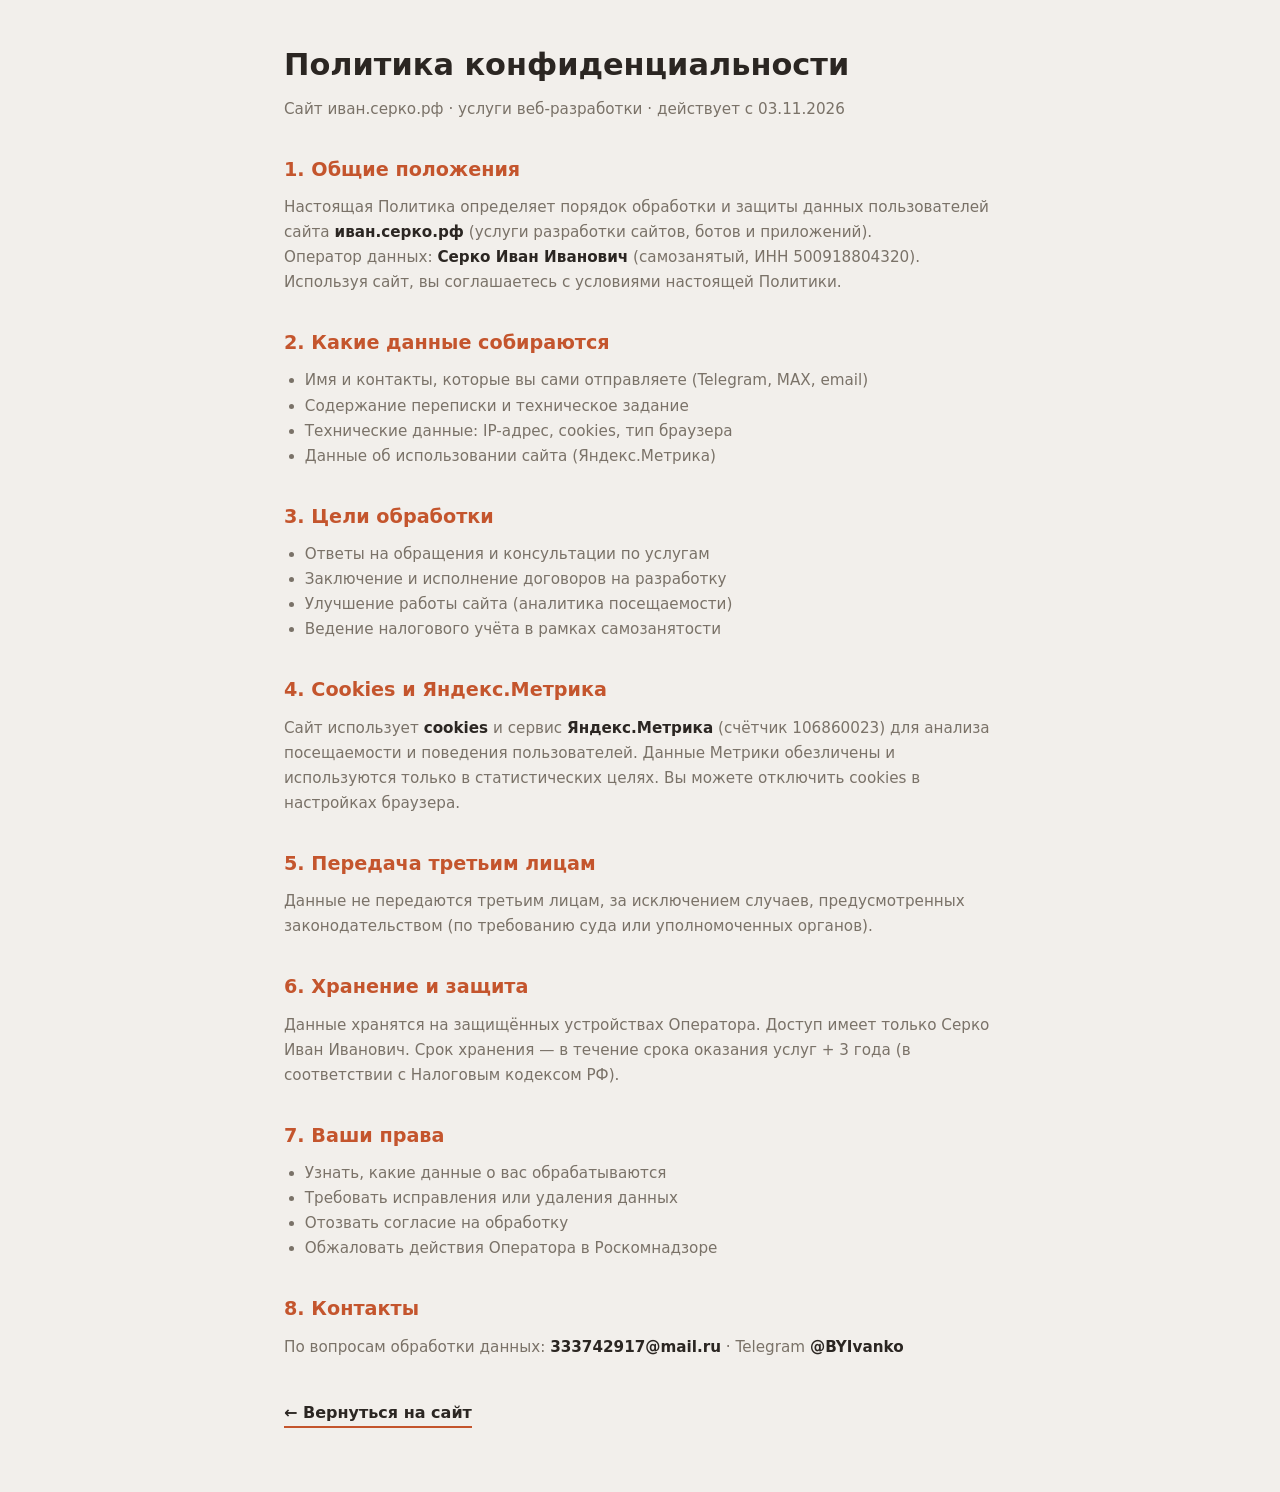
<file: privacy.html>
<!DOCTYPE html>
<html lang="ru">
<head>
<meta charset="UTF-8">
<meta name="viewport" content="width=device-width, initial-scale=1.0">
<title>Политика конфиденциальности — СЕРКО · иван.серко.рф</title>
<meta name="description" content="Политика конфиденциальности и обработки персональных данных сайта иван.серко.рф — услуги веб-разработки.">
<meta name="robots" content="index, follow">
<style>
:root{--bg:#F2EFEB;--card:#ffffff;--line:#E3DDD3;--txt:#2B2622;--muted:#7A7268;--acc:#C4552D;--dark:#241F1B}
*{margin:0;padding:0;box-sizing:border-box}
body{font-family:'Inter',system-ui,sans-serif;background:var(--bg);color:var(--txt);line-height:1.65}
.wrap{max-width:760px;margin:0 auto;padding:2.5rem 1.5rem 4rem}
a{color:var(--acc)}
h1{font-size:1.9rem;margin-bottom:.4rem}
.sub{color:var(--muted);font-size:.95rem;margin-bottom:2rem}
h2{font-size:1.2rem;margin:2rem 0 .6rem;color:var(--acc)}
p,li{color:var(--muted);font-size:.95rem}
ul{padding-left:1.3rem;margin:.4rem 0}
strong{color:var(--txt)}
.back{display:inline-block;margin-top:2.5rem;color:var(--txt);text-decoration:none;font-weight:600;border-bottom:2px solid var(--acc)}
</style>
</head>
<body>
<div class="wrap">
<h1>Политика конфиденциальности</h1>
<p class="sub">Сайт иван.серко.рф · услуги веб-разработки · действует с 03.11.2026</p>

<h2>1. Общие положения</h2>
<p>Настоящая Политика определяет порядок обработки и защиты данных пользователей сайта <strong>иван.серко.рф</strong> (услуги разработки сайтов, ботов и приложений).</p>
<p>Оператор данных: <strong>Серко Иван Иванович</strong> (самозанятый, ИНН 500918804320). Используя сайт, вы соглашаетесь с условиями настоящей Политики.</p>

<h2>2. Какие данные собираются</h2>
<ul>
<li>Имя и контакты, которые вы сами отправляете (Telegram, MAX, email)</li>
<li>Содержание переписки и техническое задание</li>
<li>Технические данные: IP-адрес, cookies, тип браузера</li>
<li>Данные об использовании сайта (Яндекс.Метрика)</li>
</ul>

<h2>3. Цели обработки</h2>
<ul>
<li>Ответы на обращения и консультации по услугам</li>
<li>Заключение и исполнение договоров на разработку</li>
<li>Улучшение работы сайта (аналитика посещаемости)</li>
<li>Ведение налогового учёта в рамках самозанятости</li>
</ul>

<h2>4. Cookies и Яндекс.Метрика</h2>
<p>Сайт использует <strong>cookies</strong> и сервис <strong>Яндекс.Метрика</strong> (счётчик 106860023) для анализа посещаемости и поведения пользователей. Данные Метрики обезличены и используются только в статистических целях. Вы можете отключить cookies в настройках браузера.</p>

<h2>5. Передача третьим лицам</h2>
<p>Данные не передаются третьим лицам, за исключением случаев, предусмотренных законодательством (по требованию суда или уполномоченных органов).</p>

<h2>6. Хранение и защита</h2>
<p>Данные хранятся на защищённых устройствах Оператора. Доступ имеет только Серко Иван Иванович. Срок хранения — в течение срока оказания услуг + 3 года (в соответствии с Налоговым кодексом РФ).</p>

<h2>7. Ваши права</h2>
<ul>
<li>Узнать, какие данные о вас обрабатываются</li>
<li>Требовать исправления или удаления данных</li>
<li>Отозвать согласие на обработку</li>
<li>Обжаловать действия Оператора в Роскомнадзоре</li>
</ul>

<h2>8. Контакты</h2>
<p>По вопросам обработки данных: <strong>333742917@mail.ru</strong> · Telegram <strong>@BYIvanko</strong></p>

<a class="back" href="/услуги/">← Вернуться на сайт</a>
</div>
</body>
</html>
</file>
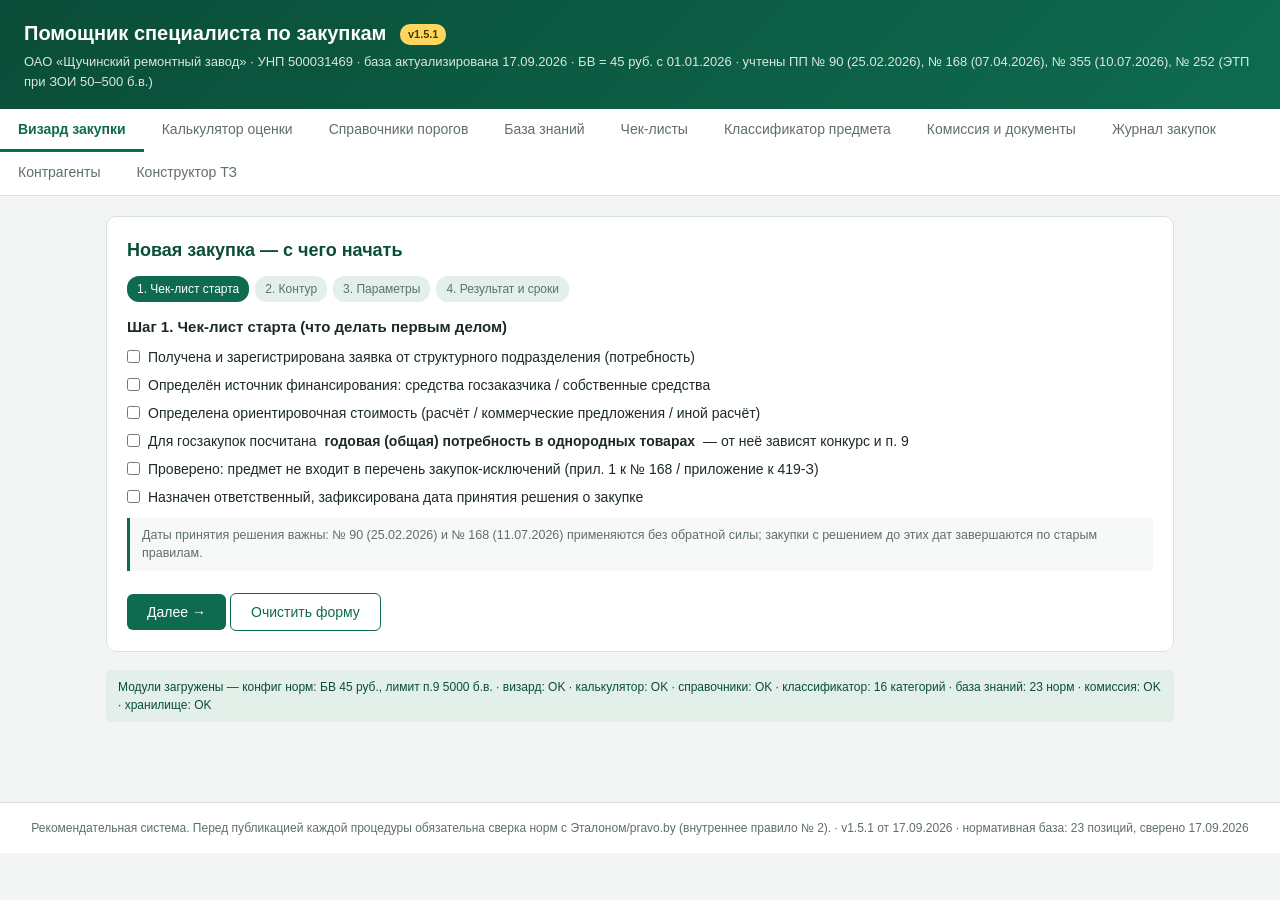
<file: закупки/index (9).html>
<!DOCTYPE html>
<html lang="ru">
<head>
<meta charset="UTF-8">
<meta name="viewport" content="width=device-width, initial-scale=1.0">
<title>Помощник по закупкам — ОАО «Щучинский ремонтный завод» v1.5.1</title>
<link rel="manifest" href="manifest.webmanifest">
<meta name="theme-color" content="#0a4d38">
<meta name="robots" content="noindex, nofollow">
<meta name="description" content="Помощник специалиста по закупкам: визард процедур, калькулятор оценки, генератор документов. Данные хранятся локально в браузере.">
<link rel="icon" type="image/png" href="icon-192.png">
<meta name="mobile-web-app-capable" content="yes">
<meta name="apple-mobile-web-app-capable" content="yes">
<meta name="apple-mobile-web-app-status-bar-style" content="black-translucent">
<meta name="apple-mobile-web-app-title" content="Закупки ЩРЗ">
<link rel="apple-touch-icon" href="icon-192.png">
<style>
:root{
  --bg:#f2f5f4; --card:#ffffff; --ink:#1c2b28; --muted:#5f6f6b;
  --acc:#0e6b4f; --acc2:#0a4d38; --warn:#b3541e; --danger:#a52a2a;
  --line:#d7e0dd; --chip:#e3efe9; --gold:#8a6d1d;
}
*{box-sizing:border-box;margin:0;padding:0}
body{font-family:"Segoe UI",Roboto,Arial,sans-serif;background:var(--bg);color:var(--ink);font-size:15px;line-height:1.5}
header{background:linear-gradient(135deg,#0a4d38,#0e6b4f);color:#fff;padding:18px 24px}
header h1{font-size:20px}
header .sub{opacity:.85;font-size:13px;margin-top:4px}
.badge{display:inline-block;background:#ffd75e;color:#4a3a00;font-size:11px;padding:2px 8px;border-radius:10px;margin-left:8px;vertical-align:middle}
nav{display:flex;flex-wrap:wrap;background:#fff;border-bottom:1px solid var(--line);position:sticky;top:0;z-index:5}
nav button{border:0;background:none;padding:12px 18px;cursor:pointer;font-size:14px;color:var(--muted);border-bottom:3px solid transparent}
nav button.on{color:var(--acc);border-bottom-color:var(--acc);font-weight:600}
main{max-width:1100px;margin:20px auto;padding:0 16px 60px}
.card{background:var(--card);border:1px solid var(--line);border-radius:10px;padding:20px;margin-bottom:18px}
h2{font-size:18px;margin-bottom:12px;color:var(--acc2)}
h3{font-size:15px;margin:14px 0 8px}
table{width:100%;border-collapse:collapse;font-size:13.5px}
th,td{border:1px solid var(--line);padding:7px 9px;text-align:left;vertical-align:top}
th{background:var(--chip);font-weight:600}
tr:nth-child(even) td{background:#fafcfb}
.grid2{display:grid;grid-template-columns:1fr 1fr;gap:16px}
@media(max-width:800px){.grid2{grid-template-columns:1fr}}
label{display:block;font-size:13px;color:var(--muted);margin:10px 0 4px}
input,select,textarea{width:100%;padding:8px 10px;border:1px solid var(--line);border-radius:6px;font-size:14px;font-family:inherit}
.btn{background:var(--acc);color:#fff;border:0;padding:10px 20px;border-radius:6px;cursor:pointer;font-size:14px;margin-top:12px}
.btn:hover{background:var(--acc2)}
.btn.ghost{background:#fff;color:var(--acc);border:1px solid var(--acc)}
.btn:disabled{background:#9db8af;cursor:not-allowed}
.btn.sm{padding:4px 12px;margin:0;font-size:13px}
.result{border:2px solid var(--acc);border-radius:10px;padding:16px;background:#f0f8f4;margin-top:14px}
.result .proc{font-size:17px;font-weight:700;color:var(--acc2)}
.tag{display:inline-block;font-size:11px;padding:2px 8px;border-radius:10px;margin:2px 4px 2px 0}
.tag.g{background:#e3efe9;color:var(--acc2)}
.tag.y{background:#fdf3d7;color:var(--gold)}
.tag.r{background:#fbe4e4;color:var(--danger)}
.check label{display:flex;gap:8px;align-items:flex-start;font-size:14px;color:var(--ink);margin:7px 0;cursor:pointer}
.check input{width:auto;margin-top:3px}
.steps{display:flex;gap:6px;margin-bottom:14px;flex-wrap:wrap}
.steps span{font-size:12px;padding:4px 10px;border-radius:12px;background:var(--chip);color:var(--muted)}
.steps span.on{background:var(--acc);color:#fff}
.note{font-size:12.5px;color:var(--muted);background:#f7f9f8;border-left:3px solid var(--acc);padding:8px 12px;margin:10px 0}
.note.warn{border-left-color:var(--warn);background:#fdf6ef}
.note.alert{border-left-color:var(--danger);background:#fdf0f0;color:#7a1f1f}
.kv{font-size:13px}
.kv b{color:var(--acc2)}
footer{font-size:12px;color:var(--muted);text-align:center;padding:16px;border-top:1px solid var(--line);background:#fff}
.del{background:none;border:0;color:var(--danger);cursor:pointer;font-size:13px}
.small{font-size:12.5px;color:var(--muted)}
details{margin:8px 0}
summary{cursor:pointer;font-weight:600;color:var(--acc2);font-size:14px}
#diag{font-size:12px;color:var(--acc2);background:var(--chip);border-radius:6px;padding:8px 12px;margin-top:6px}
.ver{font-size:11px;color:var(--gold);background:#fdf3d7;padding:1px 7px;border-radius:9px;white-space:nowrap}
@media print{nav,.btn,.del,#diag{display:none}body{background:#fff}}
.upd-banner{position:fixed;left:0;right:0;bottom:0;background:var(--acc2);color:#fff;padding:12px 20px;text-align:center;font-size:14px;z-index:99;box-shadow:0 -2px 10px rgba(0,0,0,.25)}
</style>
</head>
<body>
<header>
  <h1>Помощник специалиста по закупкам <span class="badge">v1.5.1</span></h1>
  <div class="sub">ОАО «Щучинский ремонтный завод» · УНП 500031469 · база актуализирована 17.09.2026 · БВ = 45 руб. с 01.01.2026 · учтены ПП № 90 (25.02.2026), № 168 (07.04.2026), № 355 (10.07.2026), № 252 (ЭТП при ЗОИ 50–500 б.в.)</div>
</header>
<nav id="nav">
  <button data-t="wiz" class="on">Визард закупки</button>
  <button data-t="calc">Калькулятор оценки</button>
  <button data-t="refs">Справочники порогов</button>
  <button data-t="kb">База знаний</button>
  <button data-t="chk">Чек-листы</button>
  <button data-t="cls">Классификатор предмета</button>
  <button data-t="doc">Комиссия и документы</button>
  <button data-t="log">Журнал закупок</button>
  <button data-t="sup">Контрагенты</button>
  <button data-t="tz">Конструктор ТЗ</button>
</nav>
<main>
<!-- ===================== WIZARD ===================== -->
<section id="wiz">
  <div class="card">
    <h2>Новая закупка — с чего начать</h2>
    <div class="steps"><span class="on" id="st0">1. Чек-лист старта</span><span id="st1">2. Контур</span><span id="st2">3. Параметры</span><span id="st3">4. Результат и сроки</span></div>
    <div id="w0" class="check">
      <h3>Шаг 1. Чек-лист старта (что делать первым делом)</h3>
      <label><input type="checkbox" class="s0">Получена и зарегистрирована заявка от структурного подразделения (потребность)</label>
      <label><input type="checkbox" class="s0">Определён источник финансирования: средства госзаказчика / собственные средства</label>
      <label><input type="checkbox" class="s0">Определена ориентировочная стоимость (расчёт / коммерческие предложения / иной расчёт)</label>
      <label><input type="checkbox" class="s0">Для госзакупок посчитана <b>годовая (общая) потребность в однородных товарах</b> — от неё зависят конкурс и п. 9</label>
      <label><input type="checkbox" class="s0">Проверено: предмет не входит в перечень закупок-исключений (прил. 1 к № 168 / приложение к 419-З)</label>
      <label><input type="checkbox" class="s0">Назначен ответственный, зафиксирована дата принятия решения о закупке</label>
      <div class="note">Даты принятия решения важны: № 90 (25.02.2026) и № 168 (11.07.2026) применяются без обратной силы; закупки с решением до этих дат завершаются по старым правилам.</div>
      <button class="btn" onclick="wNext(1)">Далее →</button>
      <button class="btn ghost" onclick="clearWizard()">Очистить форму</button>
    </div>
    <div id="w1" style="display:none">
      <h3>Шаг 2. Выбор контура</h3>
      <label>Контур закупки</label>
      <select id="contour">
        <option value="own">Закупка за счёт собственных средств (ПП № 168 от 07.04.2026 с изм. № 355 от 10.07.2026, ЭТП)</option>
        <option value="gos">Государственная закупка (Закон № 419-З, ГИАС «Электронные закупки»)</option>
      </select>
      <button class="btn" onclick="wNext(2)">Далее →</button>
      <button class="btn ghost" onclick="wNext(0)">← Назад</button>
    </div>
    <div id="w2" style="display:none">
      <h3>Шаг 3. Параметры закупки</h3>
      <label>Предмет закупки</label><input id="subject" placeholder="например: металлопрокат, запчасти, проектные работы…">
      <label>Ориентировочная стоимость <b>данной закупки</b>, руб. (с НДС)</label><input id="amount" type="number" min="0" placeholder="45000">
      <div class="small" id="bvShow"></div>
      <label>Тип</label>
      <select id="ptype"><option>Товары</option><option>Работы</option><option>Услуги</option></select>
      <div id="ownExtra">
        <label><input type="checkbox" id="ownProd" style="width:auto"> Сырьё / материалы / комплектующие / оборудование для собственного производства (п. 29 приложения 1 к № 168, уточнён № 355) — до 1 000 б.в. без процедур</label>
        <label><input type="checkbox" id="oisStroy" style="width:auto"> Закупка при строительстве — по п. 9 приложения 4 к № 168 <b>вне годового лимита 5 000 б.в.</b></label>
        <label><input type="checkbox" id="priorDog" style="width:auto"> Есть действующий договор с поставщиком по этому предмету (проверить основания; продление «старых» договоров ограничено № 355)</label>
      </div>
      <div id="gosExtra" style="display:none">
        <label><b>Годовая (общая) потребность в однородных товарах (работах, услугах)</b>, руб. — определяет конкурс (≥ 100 000 б.в.) и п. 9 (≤ 500 б.в.)</label>
        <input id="annual" type="number" min="0" placeholder="например: 20000000 (обязательно для п. 9 и конкурса)">
        <div class="small" id="bvAnnualShow"></div>
        <label><input type="checkbox" id="std" style="width:auto"> Предмет стандартизированный (характеристики однозначно описываются) — открывает электронный аукцион</label>
        <label><input type="checkbox" id="repeatProc" style="width:auto"> Повторная процедура (предыдущая признана несостоявшейся / отменена) — короче сроки подачи</label>
      </div>
      <label>Дата размещения приглашения / извещения</label><input id="dstart" type="date">
      <button class="btn" onclick="wNext(3)">Рассчитать →</button>
      <button class="btn ghost" onclick="wNext(1)">← Назад</button>
    </div>
    <div id="w3" style="display:none">
      <h3>Шаг 4. Результат</h3>
      <div id="wres"></div>
      <div id="wdates"></div>
      <div id="wfix"></div>
      <div id="wnext" style="margin-top:12px"></div>
      <button class="btn ghost" onclick="wNext(2)">← Назад</button>
    </div>
  </div>
</section>
<!-- ===================== CALC ===================== -->
<section id="calc" style="display:none">
  <div class="card">
    <h2>Калькулятор оценки предложений (методика завода: веса 70/15/15, 10-балльная шкала)</h2>
    <div class="note">10-балльная шкала: худшему значению критерия — 1 балл, лучшему — 10. Итог: Σ (балл × вес). <b>Направление «лучше» задаётся по каждому критерию</b>: для цены и срока поставки «меньше — лучше», для условий оплаты «больше — лучше» (большая отсрочка выгоднее заказчика).</div>
    <h3>Критерии и веса</h3>
    <table id="critTbl">
      <tr><th>Критерий</th><th>Единица</th><th>Направление «лучше»</th><th>Вес, %</th><th></th></tr>
    </table>
    <button class="btn ghost sm" onclick="addCritRow()">+ добавить критерий</button>
    <div class="grid2" style="margin-top:14px">
      <div>
        <label>Участники (через запятую)</label><input id="names" placeholder="ООО «Альфа», ООО «Бета», ООО «Гамма»">
        <button class="btn" onclick="buildCalc()">Сформировать таблицу</button>
      </div>
      <div>
        <div class="small" id="wsum" style="margin-top:14px"></div>
        <div class="small">Веса по умолчанию: цена 70%, сроки поставки 15%, условия оплаты 15% (п. 22.6 внутреннего Порядка завода, ред. 2022).</div>
      </div>
    </div>
    <div id="calcTbl" style="margin-top:14px"></div>
  </div>
</section>
<!-- ===================== REFS ===================== -->
<section id="refs" style="display:none">
  <div class="card">
    <h2>Справочники (на 17.09.2026, БВ = 45 руб.)</h2>
    <h3>1. Закупки за счёт собственных средств — ПП № 168 от 07.04.2026 (с 11.07.2026, с изм. № 355 от 10.07.2026)</h3>
    <table>
      <tr><th>Стоимость сделки</th><th>Действие</th><th>Комментарий</th></tr>
      <tr><td>До 100 б.в. (4 500 руб.)</td><td>Без процедур</td><td>П. 21 приложения 1; кроме аудита обязательной годовой отчётности</td></tr>
      <tr><td>Оборудование, сырьё, материалы, комплектующие для собственного производства до 1 000 б.в. (45 000 руб.)</td><td>Без процедур (исключение)</td><td>П. 29 приложения 1 (уточнён № 355 от 10.07.2026); без годового лимита</td></tr>
      <tr><td>Свыше 100 до 1 000 б.в. (4 500 – 45 000 руб.)</td><td>Из одного источника (п. 9 приложения 4) либо электронная процедура</td><td>Годовой лимит по п. 9 — 5 000 б.в. (225 000 руб.), кроме закупок при строительстве; обязательно изучение конъюнктуры</td></tr>
      <tr><td>Свыше 1 000 б.в. (45 000 руб.)</td><td>Электронная процедура (ЗЦП / конкурс / аукцион)</td><td>Только электронная форма на ЭТП (goszakupki.by / zakupki.butb.by); вид — по локальному порядку организации <span class="ver">проверить по Эталону</span></td></tr>
    </table>
    <h3>2. Государственные закупки — Закон № 419-З (пороги зависят от годовой потребности и стоимости закупки)</h3>
    <table>
      <tr><th>Условие</th><th>Процедура</th><th>Комментарий</th></tr>
      <tr><td>Годовая потребность в однородных товарах (работах, услугах) ≥ 100 000 б.в. (4,5 млн руб.)</td><td>Открытый конкурс</td><td>Также для работ строительства, науки, культуры, цифрового развития — независимо от стоимости (п. 1 приложения)</td></tr>
      <tr><td>Сделка 8 000 – 100 000 б.в. (360 тыс. – 4,5 млн руб.)</td><td>Электронный аукцион</td><td>Стандартизированные товары/работы/услуги; нестандартизированные — конкурс по решению заказчика (ЗЦП недопустим свыше 8 000 б.в.)</td></tr>
      <tr><td>Сделка до 8 000 б.в. (360 000 руб.)</td><td>Запрос ценовых предложений</td><td>Подача предложений ≥ 5 рабочих дней (рекомендуется 10)</td></tr>
      <tr><td>Годовая потребность по п. 9 приложения ≤ 500 б.в. (22 500 руб.)</td><td>Из одного источника (п. 9)</td><td>50–500 б.в.: конъюнктура + <b>обязательный ЭТП</b> (ПП № 252); до 50 б.в. — без конъюнктуры. Лимит — на годовую потребность, не на сделку</td></tr>
    </table>
    <h3>3. Контрольные сроки (419-З, проверено по pravo.by / разъяснениям МАРТ 17.09.2026)</h3>
    <table>
      <tr><th>Событие</th><th>Срок</th><th>Источник</th></tr>
      <tr><td>Подача предложений, ЗЦП (гос)</td><td>≥ 5 рабочих дней (рекомендуется 10)</td><td>419-З, ст. 23</td></tr>
      <tr><td>Подача предложений, электронный аукцион (гос)</td><td>новый ≥ 15 календ. дней (10 календ. при ≤ 5 000 б.в.); повторный ≥ 10 календ. (5 раб. при ≤ 5 000 б.в.)</td><td>419-З, ст. 23</td></tr>
      <tr><td>Подача предложений, конкурс (гос)</td><td>новый ≥ 15 календ. дней; повторный ≥ 10 календ. дней</td><td>419-З, ст. 23</td></tr>
      <tr><td>Обжалование итогов (гос)</td><td>10 календ. дней со дня размещения протокола</td><td>419-З, ст. 31 <span class="ver">сверить по Эталону</span></td></tr>
      <tr><td>Размещение проекта договора победителем (гос)</td><td>в течение 5 календ. дней со дня истечения срока обжалования</td><td>419-З, ст. 24</td></tr>
      <tr><td>Подписание договора победителем (гос)</td><td>3 рабочих дня со дня размещения проекта; при возражениях — 3 раб. дня рассмотрение + 3 раб. дня подписание</td><td>419-З, ст. 24 (ч. 6 п. 4)</td></tr>
      <tr><td>Уведомление победителя (собств. средства)</td><td>не позднее следующего дня</td><td>Порядок завода (ред. 2022) — до переутверждения по № 168</td></tr>
      <tr><td>Договор (собств. средства)</td><td>не ранее 5 раб. дней после выбора (ориентир по локальному акту)</td><td>Порядок завода, п. 27.1 — до переутверждения по № 168</td></tr>
      <tr><td>Сообщение о результатах (собств. средства)</td><td>5 раб. дней после заключения договора</td><td>Порядок завода, п. 26.1 — до переутверждения по № 168</td></tr>
      <tr><td>Отчётность по № 168</td><td>ежеквартально — договоры; полугодие — мин. доля белорусских товаров (в т.ч. по закупкам-исключениям)</td><td>ПП № 168</td></tr>
    </table>
    <div class="note warn">Внутренние «Порядок» и «Положение» завода (пороги 1 000/10 000 б.в., бумажные процедуры) в части, противоречащей № 168, не применять; новый локальный порядок обязан быть разработан и размещён в ИС «Тендеры» (1 б.в. за размещение). Продление «старых» договоров ограничено № 355.</div>
  </div>
</section>
<!-- ===================== KB ===================== -->
<section id="kb" style="display:none">
  <div class="card">
    <h2>База знаний (нормы с версиями и датами проверки)</h2>
    <div class="note">Каждая норма имеет редакцию и дату проверки. Перед публикацией каждой процедуры сверить применённые нормы с Эталоном/pravo.by (правило двойной проверки). Статусы: <span class="tag g">проверено</span> <span class="tag y">сверить по Эталону</span>.</div>
    <div id="kbList"></div>
    <h3>Журнал верификации норм</h3>
    <div class="small">Фиксируется при каждой сверке (админ-панель → «Отметить сверку»).</div>
    <div id="verlogList" style="margin-top:8px"></div>
  </div>
</section>
<!-- ===================== CHECKLISTS ===================== -->
<section id="chk" style="display:none">
  <div class="card">
    <h2>Чек-листы</h2>
    <h3>Проверка заявки участника (комплектность и соответствие)</h3>
    <div class="check" id="chkApp">
      <label><input type="checkbox">Заявление на участие (форма по документации о закупке)</label>
      <label><input type="checkbox">Конкурсное (ценовое) предложение с приложениями, подписано уполномоченным лицом</label>
      <label><input type="checkbox">Выписка из ЕГР (резиденты) / легализованная выписка из торгового реестра (нерезиденты)</label>
      <label><input type="checkbox">Бухгалтерский баланс и отчёт о прибылях и убытках на последнюю отчётную дату (выписка из книги учёта доходов и расходов — при УСН)</label>
      <label><input type="checkbox">Документы, подтверждающие право на деятельность (лицензии — если предусмотрено), квалификацию персонала, опыт (закрытый перечень п. 10 Положения № 168 / ст. 16 419-З)</label>
      <label><input type="checkbox">Документы на товар: сертификаты соответствия (при обязательной сертификации), описание характеристик</label>
      <label><input type="checkbox">Подтверждение статуса производителя / сбытовой организации (договор с производителем) — если заявлено</label>
      <label><input type="checkbox">Документ о стране происхождения товара (только если это основание допуска по нацрежиму — не как требование к участникам)</label>
      <label><input type="checkbox">Проверено: участник не в реестре недобросовестных поставщиков; не в ликвидации/банкротстве</label>
      <label><input type="checkbox">Обеспечение заявки (если требуется документацией) — сумма, срок, форма</label>
      <label><input type="checkbox">Срок действия предложения соответствует документации</label>
    </div>
    <div style="margin-top:12px">
      <button class="btn" onclick="verdict()">Сформировать решение по заявке</button>
      <div id="verdictOut" style="margin-top:12px"></div>
    </div>
    <h3>Закупка из одного источника — обязательные условия</h3>
    <div class="check">
      <label><input type="checkbox">Основание подпадает под перечень (п. 9 прил. 4 № 168 / приложение к 419-З) — для п. 9 419-З лимит 500 б.в. установлен на <b>годовую потребность</b> в однородных товарах</label>
      <label><input type="checkbox">Для ЗОИ 50–500 б.в. по пп. 7, 9 (419-З): процедура проводится в электронном виде на ЭТП (ПП № 252)</label>
      <label><input type="checkbox">Сумма сделки в пределах порога; годовой лимит не исчерпан (№ 168: 5 000 б.в./год по п. 9, кроме строительства; лимит ведёт журнал)</label>
      <label><input type="checkbox">Проведено изучение конъюнктуры рынка (если обязательно): запросы производителям, сравнение цен, справка/протокол</label>
      <label><input type="checkbox">Оформлено решение (приказ/справка руководителя или протокол комиссии) с обоснованием</label>
      <label><input type="checkbox">Соблюдён приоритет производителей при ≥ 2 производителях в процедуре (абз. 7 п. 36 Положения № 168)</label>
    </div>
    <h3>Перед публикацией приглашения</h3>
    <div class="check">
      <label><input type="checkbox">Описание предмета не содержит страны происхождения, недопустимых требований к участникам (п. 4 ст. 21 419-З)</label>
      <label><input type="checkbox">Критерии оценки, веса и направление «лучше» указаны в документации</label>
      <label><input type="checkbox">Сроки реалистичны: ЗЦП гос ≥ 5 раб. дней (рекомендуется 10); аукцион/конкурс — по ст. 23</label>
      <label><input type="checkbox">Проект договора приложен; условия оплаты и поставки определены</label>
      <label><input type="checkbox">Сверка норм по Эталону выполнена (правило двойной проверки) — отметка в журнале верификации</label>
    </div>
    <h3>Пакет для загрузки на портал (ГИАС goszakupki.by / ИС «Тендеры» icetrade.by / zakupki.butb.by)</h3>
    <div class="check">
      <label><input type="checkbox">Приглашение (извещение) — сформировано в генераторе, выгружено в .doc, конвертировано в PDF (если требует портал)</label>
      <label><input type="checkbox">Документация о закупке: требования к участникам (закрытый перечень № 168, п. 10 / ст. 16 419-З), критерии оценки и веса, проект договора, формы заявления и таблицы цен</label>
      <label><input type="checkbox">Описание предмета без запрещённых требований (страна происхождения — нет, марка — с «или эквивалент»)</label>
      <label><input type="checkbox">Сроки: ЗЦП гос ≥ 5 раб. дней; изменения во второй половине срока → продление (не менее половины первоначального)</label>
      <label><input type="checkbox">Для госзакупок: проверка годового плана (позиция включена / право не включать по пп. 10, 17, 22–231, 31, 35, 40, 45, 55 приложения)</label>
      <label><input type="checkbox">Для ЗОИ 50–500 б.в. (пп. 7, 9): процедура через ЭТП (ПП № 252)</label>
      <label><input type="checkbox">Карточка закупки в журнале создана (ID присвоен), статус «в работе»</label>
      <label><input type="checkbox">После процедуры: протоколы (вскрытие, заседание), уведомления — выгружены и размещены на портале в срок</label>
      <label><input type="checkbox">Договор подписан в срок (гос: 3 раб. дня / собств.: по локальному порядку); карточка закрыта; документы прикреплены к карточке (архив)</label>
    </div>
  </div>
</section>
<!-- ===================== CLASSIFIER ===================== -->
<section id="cls" style="display:none">
  <div class="card">
    <h2>Классификатор: куда попадает товар / работа / услуга</h2>
    <div class="note">Введите предмет закупки — система покажет применимые нормы: исключения из процедур, нацрежим, особые требования. База: ПП № 168 (с изм. № 355), 419-З, ПП № 252, внутренние документы ЩРЗ (17.09.2026). <span class="tag y">перед применением сверить по Эталону</span></div>
    <label>Поиск по предмету закупки (например: «дизель», «металл», «проект», «аренда»)</label>
    <input id="clsQ" placeholder="начните вводить…">
    <div id="clsList" style="margin-top:12px"></div>
  </div>
</section>
<!-- ===================== DOCS ===================== -->
<section id="doc" style="display:none">
  <div class="card">
    <h2>Комиссия, реквизиты и ответственные</h2>
    <div class="note">Данные подставляются в генерируемые документы и сохраняются в браузере (localStorage).</div>
    <div class="grid2">
      <div>
        <label>Директор (подписант)</label><input id="cDir" placeholder="Фамилия И.О.">
        <label>Председатель конкурсной комиссии</label><input id="cChair" placeholder="Фамилия И.О. — должность">
        <label>Секретарь комиссии</label><input id="cSecr" placeholder="">
        <label>Ответственный за закупку (контакт для участников)</label><input id="cBuyer" placeholder="ФИО, телефон, e-mail">
      </div>
      <div>
        <label>Члены комиссии (ФИО и должность, каждый с новой строки)</label><textarea id="cMembers" rows="3" placeholder="Фамилия И.О. — должность, каждый с новой строки"></textarea>
        <label>Основной банк (полная строка реквизитов)</label><input id="cBank1" placeholder="р/с BY__ ____ ____ ____ ____ ____ ____, ОАО «Белагропромбанк», МФО BAPBBY2X">
        <label>Дополнительный банк</label><input id="cBank2" placeholder="р/с …, ОАО «АСБ Беларусбанк», МФО AKBBBY2X">
        <label>Телефон организации (для договора)</label><input id="cPhone" placeholder="(8-01514) 43-3-30">
      </div>
    </div>
    <button class="btn" onclick="saveCommission()">Сохранить</button>
    <span class="small" id="cSaved" style="margin-left:10px"></span>
  </div>
  <div class="card">
    <h2>Генератор документов</h2>
    <div class="note">Ссылки на внутренний «Порядок закупок» ЩРЗ (ред. 2022) применяются только в части, не противоречащей ПП № 168, и подлежат замене после переутверждения локального порядка.</div>
    <div class="grid2">
      <div>
        <label>Тип документа</label>
        <select id="dType">
          <option value="inv">Приглашение к участию в процедуре (ЗЦП / конкурс)</option>
          <option value="open">Протокол вскрытия конвертов с предложениями</option>
          <option value="meeting">Протокол заседания комиссии (заключение о выборе победителя)</option>
          <option value="reject">Уведомление об отклонении предложения участника</option>
          <option value="res">Сообщение о результатах процедуры</option>
          <option value="oos">Справка-обоснование закупки из одного источника</option>
          <option value="task">Задание на закупку (внутренний документ)</option>
          <option value="za">Форма участника: Заявление на участие (по форме документации)</option>
          <option value="price">Форма участника: Таблица цен</option>
          <option value="contract">Договор поставки (проект — адаптировать под форму завода)</option>
        </select>
        <label>Предмет закупки</label><input id="dSubject" placeholder="например: поставка металлопроката">
        <label>Номер процедуры / документа</label><input id="dNum" placeholder="например: ЗЦП-15/09-2026">
        <label>Участники и цены предложений (для протокола вскрытия; каждый с новой строки: «Наименование — цена»)</label>
        <textarea id="dParticipants" rows="4" placeholder="ООО «Альфа» — 42 000 руб.&#10;ООО «Бета» — 44 500 руб."></textarea>
        <label>Общее решение комиссии (для протокола вскрытия)</label>
        <select id="dAdm">
          <option>Все предложения допущены к оценке</option>
          <option>Часть предложений отложена для запроса разъяснений</option>
        </select>
      </div>
      <div>
        <label>Ориентировочная стоимость, руб.</label><input id="dAmount" type="number" placeholder="45000">
        <label>Дата размещения / решения</label><input id="dDate" type="date">
        <label>Срок подачи предложений (дата)</label><input id="dDeadline" type="date">
        <label>Победитель / поставщик (для сообщения о результатах и протокола)</label><input id="dWinner" placeholder="наименование, УНП">
        <label>Сумма (цена) победителя, руб.</label><input id="dWinSum" type="number">
        <label>Итоговый балл / место победителя (для протокола заседания)</label><input id="dWinScore" placeholder="например: 9,35 балла, 1 место">
        <label>Участник, чьё предложение отклонено (для уведомления)</label><input id="dLoser" placeholder="наименование">
        <label>Причины отклонения (для уведомления; через точку с запятой)</label><input id="dReason" placeholder="не представлены документы, подтверждающие опыт; цена выше ориентировочной стоимости">
        <label>Наименование участника (для форм заявления и таблицы цен)</label><input id="dPart" placeholder="полное наименование организации">
        <label>Цены по позициям (для таблицы цен; «наименование — количество — цена», каждая с новой строки)</label>
        <textarea id="dItems" rows="3" placeholder="Электроды УОНИ-13/55 — 50 кг — 18,50 руб./кг"></textarea>
        <label>Срок поставки (для договора)</label><input id="dDelivery" placeholder="например: в течение 15 рабочих дней с даты договора">
        <label>Условия оплаты (для договора)</label><input id="dPay" placeholder="например: оплата в течение 30 банковских дней с даты поставки">
      </div>
    </div>
    <button class="btn" onclick="genDoc()">Сформировать документ</button>
    <button class="btn ghost" onclick="exportDoc()">Скачать .doc</button>
    <button class="btn ghost" onclick="window.print()">Печать</button>
    <div id="docOut" style="margin-top:16px"></div>
  </div>
</section>
<!-- ===================== LOG ===================== -->
<section id="log" style="display:none">
  <div class="card">
    <h2>Журнал закупок</h2>
    <div class="small" style="margin-bottom:10px">Хранится локально в браузере (localStorage). Экспорт — кнопкой ниже.</div>
    <div id="lim9box"></div>
    <div id="logTbl" style="margin-top:14px"></div>
    <div style="border-top:1px dashed var(--line);margin-top:16px;padding-top:12px">
      <h3>Резервное копирование</h3>
      <p class="small">Сохраняет весь архив (журнал с вложениями, лимит, контрагенты, настройки комиссии и банка, результаты оценок). Перенесите файл на другой ПК и восстановите там.</p>
      <button class="btn ghost" onclick="backupAll()">Скачать резервную копию (.json)</button>
      <label style="margin-top:8px">Восстановить из копии</label>
      <input type="file" accept=".json" onchange="restoreAll(this)">
      <button class="btn ghost" onclick="exportICS()" style="margin-left:8px">Выгрузить дедлайны в календарь (.ics)</button>
    </div>
  </div>
</section>
<!-- ===================== SUPPLIERS ===================== -->
<section id="sup" style="display:none">
  <div class="card">
    <h2>Реестр контрагентов (база поставщиков завода)</h2>
    <div class="note">Накапливается с каждой закупкой: кто поставлял, по каким категориям, с каким результатом. Перед включением в документацию проверяйте реестр недобросовестных поставщиков (ГИАС / ИС «Тендеры»). Хранится локально.</div>
    <div class="grid2">
      <div>
        <label>Наименование организации</label><input id="sName" placeholder="ООО «Поставщик»">
        <label>УНП</label><input id="sUnp" placeholder="123456789">
        <label>Категория поставок</label>
        <select id="sCat">
          <option>Металлопрокат</option><option>Запчасти / техника</option><option>ГСМ и топливо</option>
          <option>Электротехника</option><option>Стройматериалы и работы</option><option>Услуги / перевозки</option>
          <option>Проектные работы</option><option>Прочее</option>
        </select>
      </div>
      <div>
        <label>Контакты (телефон, e-mail)</label><input id="sContact" placeholder="+375 __ ___-__-__, ___@___">
        <label>Статус</label>
        <select id="sStatus">
          <option>актуален</option><option>риск (просрочки, замечания)</option><option>не рекомендуется</option>
        </select>
        <label>Заметки (цены, условия, история)</label><textarea id="sNote" rows="3" placeholder="Поставлял электроды 2025 г., цены средние по рынку, сроки выдерживает"></textarea>
      </div>
    </div>
    <button class="btn" onclick="addSupplier()">Добавить в реестр</button>
  </div>
  <div class="card">
    <h2>Реестр</h2>
    <input id="sSearch" placeholder="Поиск по названию, УНП, категории…" style="margin-bottom:10px" oninput="renderSup()">
    <div id="supTbl"></div>
  </div>
</section>
<!-- ===================== TZ BUILDER ===================== -->
<section id="tz" style="display:none">
  <div class="card">
    <h2>Конструктор ТЗ / описания предмета закупки</h2>
    <div class="note">Соберите описание предмета по шаблону — система проверит текст на запрещённые требования (п. 4 ст. 21 419-З / № 168): страна происхождения, марка без «или эквивалент», избыточные требования к участникам. Режим «выгодно, но законно».</div>
    <label>Шаблон предмета</label>
    <select id="tzCat" onchange="tzHint()">
      <option>Металлопрокат</option>
      <option>Запчасти / комплектующие</option>
      <option>ГСМ и топливо</option>
      <option>Электрооборудование</option>
      <option>Услуги / перевозки</option>
      <option>Проектные работы</option>
      <option>Универсальный</option>
    </select>
    <div class="small" id="tzHintBox" style="margin-top:4px"></div>
    <div class="grid2">
      <div>
        <label>Наименование предмета закупки</label><input id="tzName" placeholder="например: лист стальной горячекатаный 3 мм">
        <label>Количество и единицы измерения</label><input id="tzQty" placeholder="например: 2 000 кг">
        <label>Ключевые технические характеристики</label><textarea id="tzChars" rows="4" placeholder="размеры, марка материала, ГОСТ/ТУ, допуски…"></textarea>
      </div>
      <div>
        <label>Требования к качеству / сертификации</label><input id="tzQuality" placeholder="например: сертификат соответствия, паспорт качества на партию">
        <label>Срок и место поставки (выполнения)</label><input id="tzDelivery" placeholder="например: в течение 15 рабочих дней, склад завода (аг. Рожанка)">
        <label>Гарантийные требования</label><input id="tzWarranty" placeholder="например: гарантия 12 месяцев с даты поставки">
        <label><input type="checkbox" id="tzEquiv" checked style="width:auto"> Допускается «или эквивалент (аналог)» (рекомендуется — расширяет конкуренцию)</label>
        <label><input type="checkbox" id="tzSamples" style="width:auto"> Предоставление образцов для проверки совместимости</label>
      </div>
    </div>
    <button class="btn" onclick="tzBuild()">Собрать и проверить описание</button>
    <div id="tzOut" style="margin-top:14px"></div>
  </div>
</section>
<div id="diag">Загрузка модулей…</div>
</main>
<footer>Рекомендательная система. Перед публикацией каждой процедуры обязательна сверка норм с Эталоном/pravo.by (внутреннее правило № 2). · v1.5.1 от 17.09.2026 · <span id="footVer"></span></footer>
<script>
/* =====================================================================
   МОДУЛЬ 0. КОНФИГУРАЦИЯ НОРМ (единый источник порогов и сроков)
   ===================================================================== */
var CONFIG = {
  BV: 45,                      // базовая величина с 01.01.2026 (ПП № 651 от 20.11.2025)
  DATE_NORM: '17.09.2026',
  ORG: 'ОАО «Щучинский ремонтный завод»',
  ORG_ADDR: '231552, Республика Беларусь, Гродненская область, Щучинский район, аг. Рожанка, ул. Советская, 52А',
  ORG_UNP: '500031469',
  LIM9: 5000,                  // б.в. в год по п. 9 приложения 4 к № 168 (кроме строительства)
  GOS: {                       // 419-З (пороги в б.в.)
    OOS9_MAX_ANNUAL: 500,      // п. 9: лимит на ГОДОВУЮ потребность
    OOS9_CONJ_MIN: 50,         // от 50 б.в. — конъюнктура и ЭТП (ПП № 252)
    ZCP_MAX: 8000,             // ЗЦП — до 8 000 б.в.
    AUCTION_MAX: 100000,       // аукцион — 8 000–100 000 б.в.
    CONTEST_ANNUAL: 100000,    // конкурс — годовая потребность ≥ 100 000 б.в.
    APPEAL_DAYS: 10            // обжалование итогов, календ. дней (ст. 31) [сверить по Эталону]
  },
  OWN: {                       // ПП № 168 (в б.в.)
    DIRECT_MAX: 100,           // без процедур (п. 21 приложения 1)
    PROD_MAX: 1000,            // п. 29 приложения 1 (с учётом № 355)
    OOS9_MIN: 100, OOS9_MAX: 1000
  },
  STORE_KEYS: ['zlog','comm','suppliers','lastscore','verlog']
};
function $(id){ return document.getElementById(id); }
function esc(s){ return String(s == null ? '' : s).replace(/&/g,'&amp;').replace(/</g,'&lt;').replace(/>/g,'&gt;').replace(/"/g,'&quot;'); }
function fmt(n){ return new Intl.NumberFormat('ru-RU').format(Math.round(n)) + ' руб.'; }
function dstr(d){ return d.toLocaleDateString('ru-RU'); }
function addWorkDays(d, n){ var t = new Date(d), a = 0; while (a < n){ t.setDate(t.getDate()+1); var w = t.getDay(); if (w !== 0 && w !== 6) a++; } return t; }
function addCalDays(d, n){ var t = new Date(d); t.setDate(t.getDate()+n); return t; }

/* =====================================================================
   МОДУЛЬ 1. ХРАНИЛИЩЕ (localStorage + бэкап/восстановление + миграция)
   ===================================================================== */
function lsGet(key, def){ try { var v = localStorage.getItem(key); return v ? JSON.parse(v) : def; } catch(e){ return def; } }
function lsSet(key, val){ try { localStorage.setItem(key, JSON.stringify(val)); return true; } catch(e){ alert('Не удалось сохранить: локальное хранилище переполнено. Удалите часть вложений или сделайте бэкап.'); return false; } }
function currentYear(){ return new Date().getFullYear(); }

/* Миграция записей журнала, созданных версиями < 1.5.0 */
function migrateLog(L){
  var changed = false;
  for (var i = 0; i < L.length; i++){
    var r = L[i];
    if (!r.id){ r.id = nextId(L); r.status = 'в работе'; r.files = r.files || []; r.stage = 1; changed = true; }
    if (!r.year){ r.year = (r.date || '').slice(0,4) || String(currentYear()); changed = true; }
    if (!r.procKey){
      if (r.contour === 'own' && (r.proc || '').indexOf('одного источника') >= 0) r.procKey = 'oosOwn9';
      else if (r.contour === 'own' && (r.proc || '').indexOf('собственного производства') >= 0) r.procKey = 'prod';
      else if (r.contour === 'own' && (r.proc || '').indexOf('Прямая') >= 0) r.procKey = 'direct';
      changed = true;
    }
    r.files = r.files || [];
  }
  return changed;
}
function getLog(){ var L = lsGet('zlog', []); if (migrateLog(L)) lsSet('zlog', L); return L; }

function backupAll(){
  var pack = { app: 'zakupki-pomoshchnik', version: '1.5.1', date: new Date().toISOString(), data: {} };
  for (var i = 0; i < CONFIG.STORE_KEYS.length; i++) pack.data[CONFIG.STORE_KEYS[i]] = lsGet(CONFIG.STORE_KEYS[i], null);
  var a = document.createElement('a');
  a.href = URL.createObjectURL(new Blob([JSON.stringify(pack)], {type:'application/json'}));
  a.download = 'zakupki_backup_' + new Date().toISOString().slice(0,10) + '.json';
  a.click();
  alert('Резервная копия сохранена. Храните файл в папке закупок/на флешке — это единственный способ перенести данные на другой ПК.');
}
function restoreAll(input){
  var f = input.files && input.files[0]; if (!f) return;
  var r = new FileReader();
  r.onload = function(){
    try {
      var pack = JSON.parse(r.result);
      if (!pack || pack.app !== 'zakupki-pomoshchnik' || !pack.data) throw new Error('bad file');
      if (!confirm('Восстановить данные из копии от ' + (pack.date || 'неизвестной даты') + '?\nТекущие локальные данные будут ЗАМЕНЕНЫ.')) return;
      for (var k in pack.data){ if (pack.data[k] !== null && pack.data[k] !== undefined) localStorage.setItem(k, JSON.stringify(pack.data[k])); }
      renderLog(); renderSup(); loadCommission(); renderKB();
      alert('Данные восстановлены.');
    } catch(e){ alert('Файл не распознан как резервная копия приложения.'); }
    input.value = '';
  };
  r.readAsText(f);
}

/* =====================================================================
   МОДУЛЬ 2. НАВИГАЦИЯ
   ===================================================================== */
var navBtns = document.querySelectorAll('#nav button');
for (var bi = 0; bi < navBtns.length; bi++){
  navBtns[bi].onclick = function(){
    for (var x = 0; x < navBtns.length; x++) navBtns[x].classList.remove('on');
    this.classList.add('on');
    var ids = ['wiz','calc','refs','kb','chk','cls','doc','log','sup','tz'];
    for (var i = 0; i < ids.length; i++) $(ids[i]).style.display = ids[i] === this.getAttribute('data-t') ? '' : 'none';
    if (this.getAttribute('data-t') === 'log') renderLog();
    if (this.getAttribute('data-t') === 'sup') renderSup();
    if (this.getAttribute('data-t') === 'tz') tzHint();
    if (this.getAttribute('data-t') === 'kb') renderKB();
    window.scrollTo(0,0);
  };
}
function gotoTab(t){
  for (var i = 0; i < navBtns.length; i++) if (navBtns[i].getAttribute('data-t') === t){ navBtns[i].onclick(); return true; }
  return false;
}

/* =====================================================================
   МОДУЛЬ 3. ВИЗАРД ЗАКУПКИ
   ===================================================================== */
function wNext(n){
  for (var i = 0; i < 4; i++){ $('w'+i).style.display = i === n ? '' : 'none'; $('st'+i).className = i <= n ? 'on' : ''; }
  if (n === 2) syncExtra();
  if (n === 3) computeWizard();
  window.scrollTo(0,0);
}
function syncExtra(){
  var c = $('contour').value;
  $('ownExtra').style.display = c === 'own' ? '' : 'none';
  $('gosExtra').style.display = c === 'gos' ? '' : 'none';
}
$('amount').oninput = function(){
  var a = +this.value || 0;
  $('bvShow').textContent = a > 0 ? '= ' + (a/CONFIG.BV).toFixed(1) + ' базовых величин (БВ ' + CONFIG.BV + ' руб.)' : '';
};
$('annual').oninput = function(){
  var a = +this.value || 0;
  $('bvAnnualShow').textContent = a > 0 ? 'годовая потребность = ' + (a/CONFIG.BV).toFixed(1) + ' б.в. (п. 9 — если ≤ ' + CONFIG.GOS.OOS9_MAX_ANNUAL + ' б.в.; конкурс — если ≥ ' + fmt(CONFIG.GOS.CONTEST_ANNUAL*CONFIG.BV) + ')' : '';
};
$('contour').onchange = syncExtra;
(function(){ var d = new Date(); $('dstart').value = d.toISOString().slice(0,10); })();

/* --- лимит п. 9 (собственные средства): считается из журнала, а не из отдельного реестра ---
   Учитываются карточки: контур own, вид «из одного источника», не отменена,
   текущий календарный год, без признака «строительство». */
function recCountsToLim(r, year){
  if (r.contour !== 'own' || r.status === 'отменена') return false;
  if ((r.year || (r.date||'').slice(0,4) || String(currentYear())) !== String(year)) return false;
  if (r.oisStroy) return false;
  if (r.procKey) return r.procKey === 'oosOwn9';
  return (r.proc || '').indexOf('одного источника') >= 0;
}
function limSpent(year){ var L = getLog(), s = 0; for (var i = 0; i < L.length; i++) if (recCountsToLim(L[i], year)) s += (+L[i].bv || 0); return s; }
function limRecords(year){ var L = getLog(), out = []; for (var i = 0; i < L.length; i++) if (recCountsToLim(L[i], year)) out.push(L[i]); return out; }

function computeWizard(){
  var c = $('contour').value, a = +$('amount').value || 0, bv = a / CONFIG.BV;
  var subj = $('subject').value || 'предмет не указан';
  var ownProd = $('ownProd').checked, oisStroy = $('oisStroy').checked;
  var std = $('std').checked, repeat = $('repeatProc').checked;
  var annual = +$('annual').value || 0, av = annual > 0 ? annual / CONFIG.BV : 0;
  window._wizdates = [];
  if (a <= 0){ $('wres').innerHTML = '<div class="result"><p>Укажите ориентировочную стоимость.</p></div>'; $('wdates').innerHTML=''; $('wfix').innerHTML=''; $('wnext').innerHTML=''; return; }

  var key = '', proc = '', why = '', tags = '<span class="tag g">проверено ' + CONFIG.DATE_NORM + '</span>', alt = '', block = '';
  if (c === 'own'){
    if (bv <= CONFIG.OWN.DIRECT_MAX){
      key = 'direct';
      proc = 'Прямая закупка — процедуры не требуются';
      why = 'П. 21 приложения 1 к ПП № 168: закупки до 100 б.в. (4 500 руб.) по одной сделке. Исключение — аудит обязательной годовой отчётности (для него — конкурс независимо от стоимости).';
      tags += '<span class="tag g">ПП № 168</span>';
    } else if (ownProd && bv <= CONFIG.OWN.PROD_MAX){
      key = 'prod';
      proc = 'Без процедур — для собственного производства';
      why = 'П. 29 приложения 1 к ПП № 168 (положения уточнены ПП № 355 от 10.07.2026): оборудование, инструменты, сырьё, материалы, комплектующие для собственного производства до 1 000 б.в. (45 000 руб.) — исключение, без годового лимита. Назначение «для собственного производства» зафиксируйте в задании на закупку.';
      tags += '<span class="tag g">ПП № 168 + № 355</span>';
    } else if (bv <= CONFIG.OWN.OOS9_MAX){
      key = 'oosOwn9';
      var spent = limSpent(currentYear());
      var over = !oisStroy && (spent + bv > CONFIG.LIM9);
      proc = 'Закупка из одного источника (п. 9 приложения 4 к № 168) — либо электронная процедура';
      why = 'Сделка 100–1 000 б.в. (4 500–45 000 руб.). Условия: изучение конъюнктуры рынка; годовой лимит по п. 9 — 5 000 б.в. (225 000 руб.) на все сделки по основанию за год (для закупок при строительстве лимит не применяется); свыше лимита — только конкурентная электронная процедура.';
      tags += '<span class="tag g">ПП № 168</span>' + (over ? '<span class="tag r">лимит исчерпан</span>' : '<span class="tag y">сверить по Эталону</span>');
      alt = 'Альтернатива: запрос ценовых предложений / аукцион в электронной форме на ЭТП (goszakupki.by / zakupki.butb.by).';
      if (over) block = 'Превышение годового лимита п. 9: израсходовано ' + spent.toFixed(1) + ' б.в., сделка ' + bv.toFixed(1) + ' б.в., лимит 5 000 б.в. Зафиксировать нельзя — выберите конкурентную процедуру либо основание вне п. 9.';
      else if (CONFIG.LIM9 - spent - bv < 500) block = 'Внимание: после этой закупки остаток лимита п. 9 будет менее 500 б.в. (' + (CONFIG.LIM9 - spent - bv).toFixed(1) + ' б.в.).';
    } else {
      key = 'eproc';
      proc = 'Электронная конкурентная процедура';
      why = 'Свыше 1 000 б.в. (45 000 руб.): проведение только в электронной форме на ЭТП. Вид процедуры (ЗЦП / конкурс / аукцион) — по локальному порядку организации; новый порядок ЩРЗ по № 168 в разработке (старый противоречит № 168 и применяется лишь в части, ему не противоречащей).';
      tags += '<span class="tag g">ПП № 168</span><span class="tag y">вид процедуры — по новому локальному порядку</span>';
      alt = 'Проверьте исключения приложения 1 и основания из одного источника (прил. 4) к № 168, в т.ч. монополия, срочность, строительство.';
    }
  } else {
    tags += '<span class="tag g">419-З</span>';
    if (annual <= 0) alt = 'Годовая потребность не указана: без неё нельзя оценить п. 9 (лимит 500 б.в. — на годовую потребность) и обязательность конкурса. Укажите на шаге 3.';
    if (av > 0 && av <= CONFIG.GOS.OOS9_MAX_ANNUAL){
      key = 'oos9gos';
      var conj = av >= CONFIG.GOS.OOS9_CONJ_MIN;
      proc = 'Закупка из одного источника (п. 9 приложения к 419-З)';
      why = conj
        ? 'Годовая потребность ' + av.toFixed(1) + ' б.в. (50–500 б.в.): обязательно изучение конъюнктуры рынка, а процедура проводится в электронном виде на ЭТП (ПП № 252). Порог 500 б.в. установлен на годовую (общую) потребность в однородных товарах (ред. № 354-З от 31.01.2024).'
        : 'Годовая потребность до 50 б.в. (2 250 руб.): изучение конъюнктуры не требуется — заказчик сам выбирает контрагента.';
      tags += conj ? '<span class="tag y">ЭТП обязателен (ПП № 252)</span>' : '';
    } else if (av >= CONFIG.GOS.CONTEST_ANNUAL){
      key = 'contest';
      proc = 'Открытый конкурс';
      why = 'Годовая потребность ' + av.toFixed(1) + ' б.в. ≥ 100 000 б.в. (4,5 млн руб.) — конкурс обязателен (п. 1 приложения к 419-З) независимо от стоимости отдельной закупки. Также конкурс проводится для работ строительства, науки, культуры, цифрового развития независимо от стоимости (ч. 2 п. 1 приложения).';
    } else if (bv <= CONFIG.GOS.ZCP_MAX){
      key = 'zcp';
      proc = 'Запрос ценовых предложений';
      why = 'Сделка до 8 000 б.в. (360 000 руб.). Подача предложений — не менее 5 рабочих дней со дня размещения документов на ЭТП (ст. 23 419-З); на практике МАРТ рекомендует 10 рабочих дней.';
    } else if (bv <= CONFIG.GOS.AUCTION_MAX){
      if (std){
        key = 'auction';
        proc = 'Электронный аукцион';
        why = 'Сделка 8 000–100 000 б.в. и стандартизированный предмет — аукцион с понижением цены (ст. 23: не менее 15 календ. дней, при ≤ 5 000 б.в. — 10 календ.; повторный — 10 календ., при ≤ 5 000 б.в. — 5 раб. дней).';
      } else {
        key = 'contestDecision';
        proc = 'Конкурс по решению заказчика (ЗЦП недопустим свыше 8 000 б.в.)';
        why = 'Сделка 8 000–100 000 б.в., предмет нестандартизированный: аукцион не применяется, ЗЦП — только до 8 000 б.в. Оформите конкурс (в т.ч. малый/упрощённый по вашему плану) либо стандартизируйте описание для аукциона.';
        tags += '<span class="tag y">сверить по Эталону</span>';
      }
    } else {
      key = 'contestDecision';
      proc = 'Конкурс по решению заказчика (аукцион ограничен 100 000 б.в.)';
      why = 'Сделка свыше 100 000 б.в. при годовой потребности ниже 100 000 б.в.: аукцион вне диапазона 8 000–100 000 б.в. не проводится — проведите конкурс по решению заказчика.';
      tags += '<span class="tag y">сверить по Эталону</span>';
    }
  }

  var html = '<div class="result"><div class="proc">' + esc(proc) + '</div><p style="margin-top:8px">' + why + '</p><p>' + tags + '</p>';
  if (alt) html += '<p class="small">' + alt + '</p>';
  if (block) html += '<div class="note ' + (block.indexOf('Превышение') === 0 ? 'alert' : 'warn') + '">' + block + '</div>';
  html += '<p class="small">Предмет: ' + esc(subj) + ' · ' + fmt(a) + ' = ' + bv.toFixed(1) + ' б.в.' + (c === 'gos' && av > 0 ? ' · годовая потребность: ' + av.toFixed(1) + ' б.в.' : '') + '</p></div>';
  $('wres').innerHTML = html;

  /* --- контрольные даты --- */
  var ds = $('dstart').value ? new Date($('dstart').value) : new Date();
  var rows = '';
  function addR(e, d, note){ rows += '<tr><td>' + e + '</td><td>' + dstr(d) + '</td><td class="small">' + note + '</td></tr>'; window._wizdates.push({ title: e + ' (' + subj + ')', date: d }); }
  function gosContractDates(after){
    var itogi = addWorkDays(after, 1);
    var appeal = addCalDays(itogi, CONFIG.GOS.APPEAL_DAYS);
    var draft = addCalDays(appeal, 5);
    var sign = addWorkDays(draft, 3);
    addR('Итоги (протоколы комиссии)', itogi, 'вскрытие/заседание после окончания подачи');
    addR('Срок обжалования истекает', appeal, CONFIG.GOS.APPEAL_DAYS + ' календ. дней (ст. 31) — сверить по Эталону');
    addR('Проект договора разместить до', draft, '5 календ. дней со дня истечения срока обжалования (ст. 24)');
    addR('Победитель подписывает до', sign, '3 рабочих дня со дня размещения проекта; при возражениях — 3 раб. дня рассмотрение + 3 раб. дня подписание');
  }
  if (c === 'own' && (key === 'direct' || key === 'prod')){
    rows = '<tr><td colspan="3">Сроки процедуры не применяются (закупка без процедур). Документы: заявка подразделения, расчёт цены, приказ/решение руководителя.</td></tr>';
  } else if (c === 'own' && key === 'oosOwn9'){
    addR('Размещение / оформление решения', ds, 'ИС «Тендеры» / внутреннее решение по локальному порядку');
    addR('Изучение конъюнктуры рынка до', addWorkDays(ds, 5), 'запросы производителям, сравнение предложений (ориентир ≥ 5 раб. дней)');
    addR('Договор не ранее', addWorkDays(ds, 10), 'ориентир 5 раб. дней после выбора (внутр. Порядок завода, ред. 2022 — до переутверждения по № 168)');
    addR('Сообщение о результатах не позднее', addWorkDays(ds, 15), '5 раб. дней после заключения договора (там же)');
  } else if (c === 'own'){
    addR('Размещение приглашения', ds, 'ЭТП (goszakupki.by / zakupki.butb.by)');
    addR('Окончание подачи предложений', addWorkDays(ds, 10), 'ориентир ≥ 10 раб. дней — точный срок по новому локальному порядку ЩРЗ');
    addR('Итоги (вскрытие / заседание)', addWorkDays(ds, 11), '');
    addR('Договор не ранее', addWorkDays(ds, 15), 'ориентир 5 раб. дней после выбора (внутр. Порядок 2022 — до переутверждения)');
    addR('Сообщение о результатах не позднее', addWorkDays(ds, 20), '5 раб. дней после заключения договора (там же)');
  } else if (key === 'zcp'){
    addR('Размещение извещения', ds, 'ГИАС «Электронные закупки»');
    addR('Окончание подачи предложений', addWorkDays(ds, 5), '≥ 5 рабочих дней (ст. 23 419-З); рекомендуется 10');
    gosContractDates(addWorkDays(ds, 5));
  } else if (key === 'auction'){
    var dl;
    if (repeat) dl = bv <= 5000 ? addWorkDays(ds, 5) : addCalDays(ds, 10);
    else dl = bv <= 5000 ? addCalDays(ds, 10) : addCalDays(ds, 15);
    addR('Размещение извещения', ds, 'ГИАС «Электронные закупки»');
    addR('Окончание подачи предложений', dl, (repeat ? 'повторный аукцион: ≥ ' : 'новый аукцион: ≥ ') + (bv <= 5000 ? (repeat ? '5 раб. / ' : '') + '10 календ. дней (≤ 5 000 б.в.)' : (repeat ? '10 календ. дней' : '15 календ. дней')) + ' (ст. 23)');
    gosContractDates(dl);
  } else if (key === 'contest' || key === 'contestDecision'){
    var dl2 = repeat ? addCalDays(ds, 10) : addCalDays(ds, 15);
    addR('Размещение извещения', ds, 'ГИАС «Электронные закупки»');
    addR('Окончание подачи предложений', dl2, (repeat ? 'повторный' : 'новый') + ' конкурс: ≥ ' + (repeat ? '10' : '15') + ' календ. дней (ст. 23)');
    gosContractDates(dl2);
  } else if (key === 'oos9gos'){
    addR('Размещение / решение', ds, 'в электронном виде на ЭТП (обязателен ЭТП при 50–500 б.в. — ПП № 252)');
    if (av >= CONFIG.GOS.OOS9_CONJ_MIN) addR('Изучение конъюнктуры рынка до', addWorkDays(ds, 5), 'запросы, сравнение цен (ориентир ≥ 5 раб. дней)');
    gosContractDates(ds);
  }
  $('wdates').innerHTML = '<h3>Контрольные даты</h3><table><tr><th>Событие</th><th>Дата</th><th>Основание</th></tr>' + rows + '</table>' +
    '<button class="btn ghost sm" onclick="exportICS()">Выгрузить эти даты в календарь (.ics)</button>';

  /* --- фиксация --- */
  var blocked = block.indexOf('Превышение') === 0;
  $('wfix').innerHTML = blocked
    ? '<div class="note alert">Фиксация заблокирована: превышен годовой лимит п. 9 (5 000 б.в.).</div>'
    : '<button class="btn" onclick="fixLog(\'в работе\')">Зафиксировать в журнале</button> ' +
      '<button class="btn ghost" onclick="fixLog(\'черновик\')">Сохранить как черновик</button>';
  $('wnext').innerHTML = '<div class="note"><b>Куда дальше — этап «' + STAGES[1].n + '»:</b> ' + STAGES[1].h + '</div>' +
    '<button class="btn" onclick="gotoTab(\'doc\')">→ Сформировать приглашение</button> ' +
    '<button class="btn ghost" onclick="gotoTab(\'chk\')">Чек-лист перед публикацией</button> ' +
    '<button class="btn ghost" onclick="gotoTab(\'cls\')">Проверить предмет в классификаторе</button> ' +
    '<button class="btn ghost" onclick="gotoTab(\'log\')">Карточка и этапы в журнале</button>';
  window._wiz = { contour: c, subject: subj, amount: a, bv: +bv.toFixed(1), proc: proc, procKey: key,
                  annual: annual, std: std, ownProd: ownProd, oisStroy: oisStroy, repeatProc: repeat };
}

function nextId(L){
  L = L || getLog(); var max = 0;
  for (var i = 0; i < L.length; i++){
    var m = /З-\d+-(\d+)/.exec(L[i].id || '');
    if (m) max = Math.max(max, +m[1]);
  }
  return 'З-' + currentYear() + '-' + ('000' + (max + 1)).slice(-3);
}
function fixLog(status){
  if (!window._wiz) return alert('Сначала рассчитайте закупку (шаг 4).');
  var w = window._wiz;
  var rec = { subject: w.subject, amount: w.amount, bv: w.bv, proc: w.proc, procKey: w.procKey,
              contour: w.contour, date: new Date().toISOString().slice(0,10), year: String(currentYear()),
              annual: w.annual, std: w.std, ownProd: w.ownProd, oisStroy: w.oisStroy, repeatProc: w.repeatProc };
  var L = getLog(), msg, isNew = true;
  if (window._editId){
    for (var i = 0; i < L.length; i++) if (L[i].id === window._editId){
      rec.id = L[i].id; rec.status = status === 'черновик' ? 'черновик' : (L[i].status || 'в работе');
      rec.files = L[i].files || []; rec.stage = L[i].stage || 1;
      L[i] = rec; isNew = false; break;
    }
    msg = 'Карточка ' + window._editId + ' обновлена.';
  }
  if (isNew){
    rec.id = nextId(L); rec.status = status; rec.files = []; rec.stage = 1;
    L.unshift(rec);
    msg = 'Создана карточка закупки ' + rec.id + ' (статус: ' + status + ').\n\nСледующий шаг (этап «' + STAGES[1].n + '»): ' + STAGES[1].h;
    if (rec.procKey === 'oosOwn9') msg += '\n\nЗакупка учтена в годовом лимите п. 9 (5 000 б.в.)' + (rec.oisStroy ? ' — НЕ учтена: закупка при строительстве вне лимита' : '') + '.';
  }
  if (!lsSet('zlog', L)) return;
  window._editId = rec.id;
  alert(msg);
  renderLog();
}
function clearWizard(){
  window._editId = null; window._wiz = null; window._wizdates = [];
  ['subject','amount','annual'].forEach(function(id){ $(id).value = ''; });
  $('bvShow').textContent = ''; $('bvAnnualShow').textContent = '';
  ['ownProd','oisStroy','priorDog','std','repeatProc'].forEach(function(id){ $(id).checked = false; });
  var s0 = document.querySelectorAll('.s0');
  for (var i = 0; i < s0.length; i++) s0[i].checked = false;
  wNext(0);
}
function openPurchase(idx){
  var L = getLog(); var r = L[idx]; if (!r) return;
  window._editId = r.id;
  $('contour').value = r.contour; syncExtra();
  $('subject').value = r.subject; $('amount').value = r.amount; $('amount').oninput();
  $('annual').value = r.annual || ''; $('annual').oninput();
  $('ownProd').checked = !!r.ownProd; $('oisStroy').checked = !!r.oisStroy;
  $('std').checked = !!r.std; $('repeatProc').checked = !!r.repeatProc;
  wNext(2);
  window.scrollTo(0,0);
  alert('Карточка ' + r.id + ' загружена в визард. После изменений нажмите «Зафиксировать в журнале» — карточка обновится.');
}
/* =====================================================================
   МОДУЛЬ 4. ЖУРНАЛ ЗАКУПОК (карточки, этапы, файлы, .ics)
   ===================================================================== */
function setStatus(idx, val){
  var L = getLog(); if (L[idx]){
    L[idx].status = val;
    if (val === 'в работе' || val === 'отменена') delete L[idx].waitUntil;
    lsSet('zlog', L); renderLog();
  }
}
function waitPurchase(idx){
  var dEl = $('wu' + idx);
  var d = dEl ? dEl.value : '';
  if (!d) return alert('Укажите дату, до которой ждёте (дедлайн подачи предложений или дату договора).');
  var L = getLog(); if (!L[idx]) return;
  L[idx].status = 'в ожидании'; L[idx].waitUntil = d;
  lsSet('zlog', L); renderLog();
  alert('Закупка ' + L[idx].id + ' свёрнута до ' + new Date(d).toLocaleDateString('ru-RU') + '. Напоминание появится в журнале за 2 дня до срока и после него (при открытии журнала).');
}
function resumePurchase(idx){
  var L = getLog(); if (!L[idx]) return;
  L[idx].status = 'в работе'; delete L[idx].waitUntil;
  lsSet('zlog', L); renderLog();
  continuePurchase(idx);
}
function toggleFiles(idx){ var p = $('fp' + idx); if (p) p.style.display = p.style.display === 'none' ? '' : 'none'; }
function attachFiles(idx, input){
  var L = getLog(); if (!L[idx]) return;
  var files = L[idx].files || (L[idx].files = []);
  var total = files.reduce(function(s,f){ return s + (f.size||0); }, 0);
  var pending = input.files, done = 0;
  function fin(){ lsSet('zlog', L); renderLog(); alert('Файлы прикреплены к карточке ' + L[idx].id + ' (хранятся локально в браузере). Не забудьте делать резервные копии!'); }
  if (!pending.length) return;
  for (var i = 0; i < pending.length; i++){
    (function(f){
      if (total + f.size > 4.5e6){ alert('Файл «' + f.name + '» пропущен: лимит хранилища (~4,5 МБ на закупку). Большие архивы — в папке закупки на диске.'); if (++done === pending.length) fin(); return; }
      var r = new FileReader();
      r.onload = function(){ files.push({ name: f.name, size: f.size, data: r.result }); total += f.size; if (++done === pending.length) fin(); };
      r.readAsDataURL(f);
    })(pending[i]);
  }
}
function delFile(idx, fi){ var L = getLog(); if (L[idx] && L[idx].files){ L[idx].files.splice(fi,1); lsSet('zlog', L); renderLog(); } }
function downloadFile(idx, fi){
  var L = getLog(); var f = L[idx] && L[idx].files && L[idx].files[fi]; if (!f) return;
  var a = document.createElement('a'); a.href = f.data; a.download = f.name; a.click();
}
function delLog(i){
  var L = getLog(); var r = L[i];
  if (r && !confirm('Удалить карточку ' + (r.id || '') + ' «' + r.subject + '»?')) return;
  L.splice(i,1); lsSet('zlog', L); renderLog();
}
function exportLog(){
  var L = getLog(); if (!L.length) return alert('Журнал пуст.');
  var csv = 'ID;Дата;Контур;Предмет;Сумма руб.;б.в.;Годовая потребность руб.;Процедура;Статус\n';
  for (var i = 0; i < L.length; i++) csv += [L[i].id, L[i].date, L[i].contour, '"' + L[i].subject + '"', L[i].amount, L[i].bv, L[i].annual || '', '"' + (L[i].proc || '') + '"', L[i].status].join(';') + '\n';
  var a = document.createElement('a'); a.href = URL.createObjectURL(new Blob(['﻿' + csv], {type:'text/csv'}));
  a.download = 'zhurnal_zakupok.csv'; a.click();
}
/* --- выгрузка дедлайнов в календарь (.ics) --- */
function exportICS(){
  var events = [];
  var L = getLog();
  for (var i = 0; i < L.length; i++){
    if (L[i].status === 'в ожидании' && L[i].waitUntil)
      events.push({ t: 'Ожидание: ' + L[i].id + ' ' + L[i].subject, d: L[i].waitUntil });
  }
  if (window._wizdates && window._wizdates.length){
    for (var j = 0; j < window._wizdates.length; j++) events.push({ t: window._wizdates[j].title, d: window._wizdates[j].date.toISOString().slice(0,10) });
  }
  if (!events.length) return alert('Нет дат для выгрузки: рассчитайте закупку в визарде (шаг 4) или сверните закупку до даты.');
  var ics = 'BEGIN:VCALENDAR\r\nVERSION:2.0\r\nPRODID:-//SRZ//Zakupki//RU\r\n';
  for (var k = 0; k < events.length; k++){
    var dt = events[k].d.replace(/-/g, '');
    ics += 'BEGIN:VEVENT\r\nUID:' + dt + '-' + k + '@srz\r\nDTSTART;VALUE=DATE:' + dt + '\r\nSUMMARY:' + String(events[k].t).replace(/[,;]/g, ' ') + '\r\nBEGIN:VALARM\r\nTRIGGER:-P2D\r\nACTION:DISPLAY\r\nDESCRIPTION:Дедлайн закупки\r\nEND:VALARM\r\nEND:VEVENT\r\n';
  }
  ics += 'END:VCALENDAR';
  var a = document.createElement('a'); a.href = URL.createObjectURL(new Blob([ics], {type:'text/calendar'}));
  a.download = 'dedlainy_zakupok.ics'; a.click();
  alert('Файл .ics сохранён — импортируйте его в Outlook/Google Календарь/календарь телефона. Напоминания за 2 дня.');
}
function renderLim(){
  var el = $('lim9box'); if (!el) return;
  var year = currentYear();
  var recs = limRecords(year);
  var spent = recs.reduce(function(s, r){ return s + (+r.bv || 0); }, 0);
  var rest = CONFIG.LIM9 - spent;
  var h = '<h3>Лимит п. 9 приложения 4 к № 168 (закупки из одного источника за собственные средства)</h3>' +
    '<p>Год: <b>' + year + '</b> · Лимит: <b>5 000 б.в. = 225 000 руб.</b> · Израсходовано: <b>' + spent.toFixed(1) + ' б.в. (' + fmt(spent*CONFIG.BV) + ')</b> · Остаток: <b style="color:' + (rest < 0 ? '#a52a2a' : '#0a4d38') + '">' + rest.toFixed(1) + ' б.в. (' + fmt(rest*CONFIG.BV) + ')</b></p>';
  if (rest < 0) h += '<div class="note alert">Лимит п. 9 превышен! Дальнейшие закупки по п. 9 в этом году недопустимы — только конкурентные процедуры.</div>';
  else if (rest < 500) h += '<div class="note warn">Остаток лимита менее 500 б.в. — планируйте конкурентные процедуры.</div>';
  h += '<p class="small">Учитываются карточки журнала (контур «Собственные средства», вид «из одного источника», без отмены; закупки при строительстве вне лимита). При удалении или отмене карточки лимит освобождается автоматически.</p>';
  if (recs.length){
    h += '<table><tr><th>ID</th><th>Дата</th><th>Предмет</th><th>Сумма</th><th>б.в.</th></tr>';
    for (var i = 0; i < recs.length; i++) h += '<tr><td>' + recs[i].id + '</td><td>' + recs[i].date + '</td><td>' + esc(recs[i].subject) + '</td><td>' + fmt(recs[i].amount) + '</td><td>' + recs[i].bv + '</td></tr>';
    h += '</table>';
  } else h += '<p class="small">В ' + year + ' году закупок по п. 9 пока не зафиксировано.</p>';
  el.innerHTML = h;
}
function renderLog(){
  renderLim();
  var L = getLog();
  if (!L.length){ $('logTbl').innerHTML = '<p class="small">Журнал пуст — зафиксируйте закупку из визарда (кнопка «Зафиксировать в журнале» на шаге 4).</p>'; return; }
  var st = {}, sumWork = 0;
  for (var s = 0; s < L.length; s++){ st[L[s].status] = (st[L[s].status] || 0) + 1; if (L[s].status === 'в работе') sumWork += L[s].amount; }
  var h = '<div class="note">Отчёт: <b>' + L.length + '</b> закупок — в работе: <b>' + (st['в работе']||0) + '</b> (на ' + fmt(sumWork) + '), в ожидании: <b>' + (st['в ожидании']||0) + '</b>, завершено: <b>' + (st['завершена']||0) + '</b>, отменено: <b>' + (st['отменена']||0) + '</b>, черновиков: <b>' + (st['черновик']||0) + '</b>.</div>';
  var today = new Date(); today.setHours(0,0,0,0);
  var soon = [];
  for (var sd = 0; sd < L.length; sd++){
    if (L[sd].waitUntil){
      var days = Math.ceil((new Date(L[sd].waitUntil) - today) / 86400000);
      if (days <= 2) soon.push({ i: sd, r: L[sd], days: days });
    }
  }
  if (soon.length){
    h += '<div class="note alert"><b>Подходят сроки ожидания:</b><ul style="margin:6px 0 0 18px">';
    for (var sn = 0; sn < soon.length; sn++){
      var srn = soon[sn];
      h += '<li>' + (srn.days < 0 ? '<b>СРОК ПРОШЁЛ (' + Math.abs(srn.days) + ' дн. назад)!</b> ' : 'осталось ' + srn.days + ' дн.: ') +
           '<b>' + srn.r.id + '</b> — ' + esc(srn.r.subject) + ' (ждём до ' + new Date(srn.r.waitUntil).toLocaleDateString('ru-RU') + ') ' +
           '<button class="btn sm" onclick="resumePurchase(' + srn.i + ')">Продолжить →</button></li>';
    }
    h += '</ul></div>';
  }
  var work = [];
  for (var wI = 0; wI < L.length; wI++) if (L[wI].status === 'в работе') work.push(wI);
  if (work.length){
    var wi = work[0], wr = L[wi], wst = stageOf(wr);
    h += '<div style="border:2px solid var(--acc);border-radius:10px;padding:16px;margin-bottom:14px;background:#f0f8f4">' +
      '<h2 style="margin-bottom:6px">Сейчас в работе (' + work.length + ')</h2>' +
      '<p><b>' + wr.id + '</b> — ' + esc(wr.subject) + ' · ' + fmt(wr.amount) + '</p>' +
      stageChip(wr) +
      '<p class="small" style="margin-top:6px"><b>Что сейчас делать:</b> ' + STAGES[wst].h + '</p>' +
      '<button class="btn" onclick="continuePurchase(' + wi + ')">Выполнить следующий шаг →</button> ' +
      '<button class="btn ghost" onclick="openPurchase(' + wi + ')">Открыть карточку в визарде</button></div>';
  } else {
    var waiting = [];
    for (var wJ = 0; wJ < L.length; wJ++) if (L[wJ].status === 'в ожидании') waiting.push(wJ);
    if (waiting.length){
      h += '<div style="border:2px solid #d9b23c;border-radius:10px;padding:16px;margin-bottom:14px;background:#fdf8ea">' +
        '<h2 style="margin-bottom:6px">Все активные закупки в ожидании (' + waiting.length + ')</h2>' +
        '<p class="small">Создайте новую закупку через визард или верните одну из ожидающих. Дедлайны можно выгрузить в календарь кнопкой .ics ниже.</p>';
      for (var wK = 0; wK < waiting.length; wK++){
        var wr2 = L[waiting[wK]];
        var wd2 = Math.ceil((new Date(wr2.waitUntil) - today) / 86400000);
        h += '<p style="margin:6px 0"><b>' + wr2.id + '</b> — ' + esc(wr2.subject) + ' <span class="small">(' + (wd2 >= 0 ? 'ждём ещё ' + wd2 + ' дн.' : 'СРОК ПРОШЁЛ!') + ')</span> ' +
             '<button class="btn ghost sm" onclick="resumePurchase(' + waiting[wK] + ')">Вернуть в работу →</button></p>';
      }
      h += '</div>';
    }
  }
  h += '<table><tr><th>ID</th><th>Дата</th><th>Контур</th><th>Предмет</th><th>Сумма</th><th>б.в.</th><th>Процедура</th><th>Статус</th><th>Действия</th></tr>';
  for (var i = 0; i < L.length; i++){
    var r = L[i];
    h += '<tr><td><b>' + r.id + '</b></td><td>' + r.date + '</td><td>' + (r.contour === 'gos' ? 'Гос' : 'Собств.') + '</td><td>' + esc(r.subject) + '</td><td>' + fmt(r.amount) + '</td><td>' + r.bv + '</td><td class="small">' + esc(r.proc) + '<br>' + stageChip(r) + '</td>' +
      '<td><select onchange="setStatus(' + i + ', this.value)">' +
      ['черновик','в работе','в ожидании','завершена','отменена'].map(function(s2){ return '<option' + (r.status === s2 ? ' selected' : '') + '>' + s2 + '</option>'; }).join('') +
      '</select></td>' +
      '<td style="white-space:nowrap"><button class="btn sm" onclick="continuePurchase(' + i + ')">Продолжить</button> ' +
      '<button class="btn ghost sm" onclick="openPurchase(' + i + ')">Открыть</button> ' +
      '<button class="btn ghost sm" onclick="toggleFiles(' + i + ')">Файлы (' + (r.files ? r.files.length : 0) + ')</button> ' +
      '<button class="btn ghost sm" onclick="toggleProcess(' + i + ')">Этапы</button> ' +
      '<button class="del" onclick="delLog(' + i + ')">✕</button></td></tr>';
    h += '<tr><td colspan="9" id="pp' + i + '" style="display:none;background:#eef4f1"><div style="padding:8px">' + processHTML(i, r) + '</div></td></tr>';
    h += '<tr><td colspan="9" id="fp' + i + '" style="display:none;background:#f7f9f8"><div style="padding:8px">' +
      '<label style="margin-top:0">Прикрепить файлы (сканы заявок, справки, договоры; до ~4,5 МБ на закупку)</label>' +
      '<input type="file" multiple onchange="attachFiles(' + i + ', this)">' +
      (r.files && r.files.length ? '<div style="margin-top:8px">' + r.files.map(function(f, fi){
        return '<div class="small" style="margin:3px 0">📎 ' + esc(f.name) + ' (' + Math.round(f.size/1024) + ' КБ) — <a href="javascript:downloadFile(' + i + ',' + fi + ')">скачать</a> · <a href="javascript:delFile(' + i + ',' + fi + ')">удалить</a></div>';
      }).join('') + '</div>' : '<div class="small" style="margin-top:6px">Файлов нет.</div>') +
      '</div></td></tr>';
  }
  $('logTbl').innerHTML = h + '</table><button class="btn ghost" onclick="exportLog()">Экспорт журнала (CSV)</button>';
}

/* ---------- этапы закупки ---------- */
var STAGES = [
  { n: 'Заявка зарегистрирована', h: 'Чек-лист старта пройден: заявка от подразделения, источник финансирования, ориентировочная стоимость.' },
  { n: 'Процедура определена', h: 'Визард рассчитал вид процедуры. Действия: сформируйте приглашение (генератор), пройдите чек-лист «Перед публикацией», разместите на портале, прикрепите скан размещения к карточке.' },
  { n: 'Приём предложений', h: 'Ожидается окончание срока подачи (ЗЦП гос ≥ 5 раб. дней, рекомендуется 10). Разъяснения — всем участникам одновременно; изменения во второй половине срока → продление не менее чем на половину первоначального.' },
  { n: 'Проверка заявок', h: 'Чек-лист «Проверка заявки участника» → кнопка «Сформировать решение по заявке». Прикрепите сканы заявок к карточке (Файлы). Отклонения — уведомления с основаниями.' },
  { n: 'Оценка и протоколы', h: 'Калькулятор оценки (веса 70/15/15, направление «лучше» по каждому критерию) → протокол вскрытия и протокол заседания комиссии; уведомьте победителя не позднее следующего дня (по внутр. Порядку — до переутверждения по № 168).' },
  { n: 'Договор', h: 'Договор-проект (генератор) на условиях победившего предложения. Гос: проект — 5 календ. дней после обжалования, подписание — 3 раб. дня. Собств.: ориентир — не ранее 5 раб. дней после выбора (внутр. Порядок 2022, до переутверждения).' },
  { n: 'Завершена', h: 'Кольцо замкнуто: договор подписан, архив прикреплён. Отчётность: ежеквартально договоры, полугодие — мин. доля белорусских товаров (№ 168).' }
];
function stageOf(r){ return (typeof r.stage === 'number') ? r.stage : (r.status === 'завершена' ? 6 : 1); }
function stageChip(r){
  if (r.status === 'в ожидании' && r.waitUntil){
    var wd = Math.ceil((new Date(r.waitUntil) - new Date()) / 86400000);
    var txt = wd >= 0 ? ('в ожидании ещё ' + wd + ' дн.') : ('СРОК ПРОШЁЛ ' + Math.abs(wd) + ' дн. назад!');
    return '<span style="display:inline-block;font-size:11px;padding:2px 8px;border-radius:10px;margin-top:4px;background:' + (wd >= 0 ? '#fdf3d7' : '#fbe4e4') + ';color:' + (wd >= 0 ? '#8a6d1d' : '#a52a2a') + ';font-weight:600">' + txt + '</span>';
  }
  var st = stageOf(r);
  var cancelled = r.status === 'отменена';
  var bg = cancelled ? '#fbe4e4' : (st >= STAGES.length - 1 ? '#e3efe9' : '#fdf3d7');
  var col = cancelled ? '#a52a2a' : (st >= STAGES.length - 1 ? '#0a4d38' : '#8a6d1d');
  var txt2 = cancelled ? 'отменена' : ('этап ' + (st+1) + '/7: ' + STAGES[st].n);
  return '<span style="display:inline-block;font-size:11px;padding:2px 8px;border-radius:10px;margin-top:4px;background:' + bg + ';color:' + col + ';font-weight:600">' + txt2 + '</span>';
}
function processHTML(i, r){
  var st = stageOf(r);
  var cancelled = r.status === 'отменена';
  var chips = '';
  for (var s = 0; s < STAGES.length; s++){
    var cls = s < st ? 'background:var(--acc);color:#fff' : (s === st && !cancelled ? 'background:#ffd75e;color:#4a3a00;font-weight:700' : 'background:#e9efec;color:#8aa');
    chips += '<span style="display:inline-block;font-size:11px;padding:3px 9px;border-radius:11px;margin:2px;' + cls + '">' + (s+1) + '. ' + STAGES[s].n + '</span>';
  }
  var h = '<div style="margin-bottom:6px">' + chips + '</div>';
  if (r.status === 'в ожидании' && r.waitUntil){
    var days = Math.ceil((new Date(r.waitUntil) - new Date()) / 86400000);
    h += '<p class="small" style="color:#8a6d1d"><b>В ожидании до ' + new Date(r.waitUntil).toLocaleDateString('ru-RU') + '</b> (осталось ' + days + ' дн.). Напоминание — в журнале за 2 дня до срока; дедлайн можно выгрузить в календарь (.ics).</p>' +
         '<button class="btn sm" onclick="resumePurchase(' + i + ')">Срок подошёл / вернуть в работу →</button>';
    return h;
  }
  if (cancelled) return h + '<p class="small" style="color:#a52a2a"><b>Закупка отменена.</b> Основание зафиксируйте в примечании к карточке/протоколе.</p>';
  if (st >= STAGES.length - 1) return h + '<p class="small"><b>Текущий этап: ' + STAGES[st].n + '.</b> ' + STAGES[st].h + '</p>';
  h += '<p class="small"><b>Сейчас: ' + STAGES[st].n + '.</b> ' + STAGES[st].h + '</p>';
  h += '<button class="btn sm" style="margin-top:6px" onclick="advanceStage(' + i + ')">Этап выполнен → ' + STAGES[st+1].n + '</button> ';
  if (st >= 2) h += '<button class="btn ghost sm" style="margin-top:6px" onclick="cancelPurchase(' + i + ')">Отменить закупку</button>';
  h += '<div class="small" style="margin-top:10px;border-top:1px dashed var(--line);padding-top:8px">Нужно ждать срок? <input type="date" id="wu' + i + '" style="width:auto;display:inline-block;padding:4px 8px"> <button class="btn ghost sm" onclick="waitPurchase(' + i + ')">Жду срок → свернуть закупку</button></div>';
  return h;
}
function toggleProcess(idx){ var p = $('pp' + idx); if (p) p.style.display = p.style.display === 'none' ? '' : 'none'; }
function continuePurchase(idx){
  var L = getLog(); var r = L[idx]; if (!r) return;
  window._editId = r.id;
  var st = stageOf(r);
  var map = { 0:'log', 1:'doc', 2:'log', 3:'chk', 4:'calc', 5:'doc', 6:'log' };
  if (st === 1) $('dType').value = 'inv';
  if (st === 5) $('dType').value = 'contract';
  gotoTab(map[st] || 'log');
  alert('Карточка ' + r.id + ' — этап «' + STAGES[st].n + '».\n\n' + STAGES[st].h);
}
function advanceStage(idx){
  var L = getLog(); var r = L[idx]; if (!r) return;
  var st = stageOf(r);
  if (st >= STAGES.length - 1){ alert('Закупка уже завершена (все этапы пройдены).'); return; }
  if (!confirm('Этап «' + STAGES[st].n + '» выполнен?\n\nПеред переходом проверьте: ' + STAGES[st].h + '\n\nПереход к этапу «' + (STAGES[st+1] ? STAGES[st+1].n : '—') + '».')) return;
  r.stage = st + 1;
  if (r.stage >= STAGES.length - 1){ r.status = 'завершена'; }
  else if (r.status !== 'в работе' && r.status !== 'черновик') r.status = 'в работе';
  lsSet('zlog', L); renderLog();
}
function cancelPurchase(idx){
  var L = getLog(); var r = L[idx]; if (!r) return;
  if (!confirm('Отменить закупку ' + r.id + ' «' + r.subject + '»?\nОснование зафиксируйте в примечании. Закупка по п. 9 будет автоматически исключена из годового лимита.')) return;
  r.status = 'отменена';
  lsSet('zlog', L); renderLog();
}
function verdict(){
  var labels = document.querySelectorAll('#chkApp label');
  var missing = [];
  for (var i = 0; i < labels.length; i++){
    var cb = labels[i].querySelector('input');
    if (cb && !cb.checked) missing.push(labels[i].textContent.trim());
  }
  var h = '<div class="result">';
  if (!missing.length){
    h += '<div class="proc">Заявка соответствует требованиям</div>' +
         '<p>Предложение участника соответствует требованиям документации о закупке. Решение комиссии: <b>допустить к оценке</b>.</p>';
  } else {
    h += '<div class="proc" style="color:#a52a2a">Предложение не соответствует требованиям (' + missing.length + ')</div>' +
         '<p><b>Основания для отклонения:</b></p><ol>';
    for (var j = 0; j < missing.length; j++) h += '<li>' + esc(missing[j]) + '.</li>';
    h += '</ol>' +
         '<p class="small"><b>Готовая формулировка для уведомления участника:</b> «Предложение отклонено в связи с несоответствием требованиям документации о закупке: ' + esc(missing.join('; ').toLowerCase()) + '».</p>' +
         '<p class="small">Перед отклонением убедитесь: требование действительно указано в документации о закупке (недопустимо предъявлять требования, в ней не указанные — закрытый перечень п. 10 Положения № 168 / ст. 16 419-З), соблюдены сроки запроса разъяснений. Решение подлежит уведомлению участника с указанием причин.</p>';
  }
  if (!missing.length){
    h += '<div class="note" style="margin-top:10px"><b>Следующий шаг — этап «Оценка и протоколы»:</b> проведите балльную оценку всех допущенных предложений (калькулятор, веса 70/15/15), затем сформируйте протоколы. После оценки отметьте этап в карточке.' +
      '<br><button class="btn sm" style="margin-top:6px" onclick="gotoTab(\'calc\')">К калькулятору оценки →</button> ' +
      '<button class="btn ghost sm" style="margin-top:6px" onclick="gotoTab(\'log\')">К карточке: отметить этап</button></div>';
  } else {
    h += '<div class="note warn" style="margin-top:10px"><b>Следующий шаг:</b> оформите уведомление об отклонении — формулировка с основаниями готова выше (скопируйте её в генератор). После уведомления переходите к оценке остальных предложений.' +
      '<br><button class="btn sm" style="margin-top:6px" onclick="gotoDocType(\'reject\')">К уведомлению об отклонении →</button></div>';
  }
  h += '</div>';
  $('verdictOut').innerHTML = h;
}
function gotoDocType(t){ gotoTab('doc'); $('dType').value = t; }
/* =====================================================================
   МОДУЛЬ 5. КАЛЬКУЛЯТОР ОЦЕНКИ (критерии с направлением «лучше»)
   ===================================================================== */
var CRITDEFS = [
  { name: 'Цена предложения', unit: 'руб.', dir: 'min', w: 70 },
  { name: 'Срок поставки', unit: 'дней', dir: 'min', w: 15 },
  { name: 'Условия оплаты', unit: 'дней отсрочки', dir: 'max', w: 15 }
];
var NAMES = [];
function critRowHTML(c, i){
  return '<tr>' +
    '<td><input id="cn' + i + '" value="' + esc(c.name) + '"></td>' +
    '<td><input id="cu' + i + '" value="' + esc(c.unit) + '" style="width:110px"></td>' +
    '<td><select id="cd' + i + '"><option value="min"' + (c.dir === 'min' ? ' selected' : '') + '>меньше — лучше</option><option value="max"' + (c.dir === 'max' ? ' selected' : '') + '>больше — лучше</option></select></td>' +
    '<td><input id="cw' + i + '" type="number" value="' + c.w + '" style="width:80px"></td>' +
    '<td><button class="del" onclick="this.parentNode.parentNode.parentNode.removeChild(this.parentNode.parentNode)">✕</button></td></tr>';
}
function renderCritRows(){
  var h = '';
  for (var i = 0; i < CRITDEFS.length; i++) h += critRowHTML(CRITDEFS[i], i);
  $('critTbl').innerHTML = '<tr><th>Критерий</th><th>Единица</th><th>Направление «лучше»</th><th>Вес, %</th><th></th></tr>' + h;
}
function addCritRow(){ var tb = $('critTbl'); var i = tb.rows.length; tb.insertRow(-1); tb.rows[tb.rows.length-1].outerHTML = critRowHTML({ name:'', unit:'', dir:'min', w:0 }, 'x' + new Date().getTime()); }
function readCrits(){
  var rows = $('critTbl').rows, out = [];
  for (var i = 1; i < rows.length; i++){
    var inp = rows[i].getElementsByTagName('input');
    var sel = rows[i].getElementsByTagName('select');
    if (!inp.length) continue;
    var name = inp[0].value.trim();
    if (!name) continue;
    out.push({ name: name, unit: (inp[1] ? inp[1].value.trim() : ''), dir: (sel[0] ? sel[0].value : 'min'), w: +(inp[2] ? inp[2].value : 0) || 0 });
  }
  return out;
}
function buildCalc(){
  CRITS = readCrits();
  NAMES = $('names').value.split(',').map(function(s){ return s.trim(); }).filter(Boolean);
  if (CRITS.length < 1) return alert('Добавьте хотя бы один критерий оценки.');
  if (NAMES.length < 2) return alert('Укажите минимум двух участников через запятую.');
  var wsum = CRITS.reduce(function(s,c){ return s + c.w; }, 0);
  $('wsum').textContent = 'Сумма весов: ' + wsum + '%' + (wsum !== 100 ? ' — исправьте!' : ' — ок');
  if (wsum !== 100 && !confirm('Сумма весов = ' + wsum + '% (нужно 100%). Продолжить расчёт?')) return;
  var h = '<table><tr><th>Участник</th>';
  for (var c = 0; c < CRITS.length; c++) h += '<th>' + esc(CRITS[c].name) + ' (' + esc(CRITS[c].unit) + ', ' + (CRITS[c].dir === 'min' ? 'меньше — лучше' : 'больше — лучше') + ')<br>вес ' + CRITS[c].w + '%</th>';
  h += '</tr>';
  for (var i = 0; i < NAMES.length; i++){
    h += '<tr><td><b>' + esc(NAMES[i]) + '</b></td>';
    for (var j = 0; j < CRITS.length; j++) h += '<td><input type="number" id="v' + i + '_' + j + '" placeholder="значение"></td>';
    h += '</tr>';
  }
  h += '</table><button class="btn" onclick="score()">Рассчитать</button><div id="scoreOut"></div>';
  $('calcTbl').innerHTML = h;
}
function score(){
  var vals = [];
  for (var i = 0; i < NAMES.length; i++){
    vals[i] = [];
    for (var j = 0; j < CRITS.length; j++) vals[i][j] = +$('v' + i + '_' + j).value || 0;
  }
  var out = '<h3>Результат оценки</h3><table><tr><th>Участник</th>';
  for (var j = 0; j < CRITS.length; j++) out += '<th>Баллы: ' + esc(CRITS[j].name) + '</th>';
  out += '<th>Итоговый балл</th><th>Место</th></tr>';
  var totals = [];
  for (var i = 0; i < NAMES.length; i++){
    var sum = 0, balls = [];
    for (var j = 0; j < CRITS.length; j++){
      var col = [];
      for (var k = 0; k < NAMES.length; k++) col.push(vals[k][j]);
      var best = CRITS[j].dir === 'min' ? Math.min.apply(null, col) : Math.max.apply(null, col);
      var worst = CRITS[j].dir === 'min' ? Math.max.apply(null, col) : Math.min.apply(null, col);
      var b = (worst === best) ? 10 : 1 + (CRITS[j].dir === 'min' ? (worst - vals[i][j]) : (vals[i][j] - worst)) / Math.abs(best - worst) * 9;
      balls.push(b.toFixed(2));
      sum += b * CRITS[j].w / 100;
    }
    totals.push({ n: NAMES[i], balls: balls, total: sum });
  }
  var places = totals.slice().sort(function(a,b){ return b.total - a.total; });
  for (var i = 0; i < totals.length; i++){
    var place = places.indexOf(totals[i]) + 1;
    out += '<tr><td><b>' + esc(totals[i].n) + '</b></td>';
    for (var j = 0; j < totals[i].balls.length; j++) out += '<td>' + totals[i].balls[j] + '</td>';
    out += '<td><b>' + totals[i].total.toFixed(2) + '</b></td><td><b>' + place + '</b></td></tr>';
  }
  out += '</table><p class="small">Методика: худшему значению — 1 балл, лучшему — 10 (при равенстве всех значений — 10 баллов); итог = Σ (балл × вес). Победитель — максимальный итоговый балл. Зафиксируйте расчёт в протоколе комиссии.</p>' +
    '<button class="btn" onclick="fillFromScore()">Передать результат в протокол заседания</button>';
  $('scoreOut').innerHTML = out;
  lsSet('lastscore', {
    crits: CRITS.map(function(c){ return { name: c.name + (c.unit ? ' (' + c.unit + ')' : ''), w: c.w, dir: c.dir }; }),
    rows: totals.map(function(t){ return { n: t.n, balls: t.balls, total: +t.total.toFixed(2) }; }),
    places: totals.map(function(t){ return places.indexOf(t) + 1; }),
    date: new Date().toISOString()
  });
}
function fillFromScore(){
  var sc = lsGet('lastscore', null);
  if (!sc || !sc.rows.length) return alert('Сначала выполните расчёт оценки в калькуляторе.');
  gotoTab('doc');
  $('dType').value = 'meeting';
  $('dParticipants').value = sc.rows.map(function(r, i){ return r.n + ' — итог ' + r.total + ' балла, ' + sc.places[i] + ' место'; }).join('\n');
  var winIdx = sc.places.indexOf(1);
  $('dWinner').value = sc.rows[winIdx].n;
  $('dWinScore').value = sc.rows[winIdx].total + ' балла, 1 место';
  alert('Результат оценки подставлен в генератор документов (тип: «Протокол заседания комиссии»).\nУкажите предмет и номер процедуры, затем нажмите «Сформировать документ» — расчёт будет вставлен приложением к протоколу.');
}

/* =====================================================================
   МОДУЛЬ 6. КОМИССИЯ, РЕКВИЗИТЫ И ГЕНЕРАТОР ДОКУМЕНТОВ
   ===================================================================== */
function loadCommission(){
  var c = lsGet('comm', {});
  var ids = ['cDir','cChair','cSecr','cMembers','cBuyer','cBank1','cBank2','cPhone'];
  for (var i = 0; i < ids.length; i++) if (c[ids[i]]) $(ids[i]).value = c[ids[i]];
}
function saveCommission(){
  var c = {}, ids = ['cDir','cChair','cSecr','cMembers','cBuyer','cBank1','cBank2','cPhone'];
  for (var i = 0; i < ids.length; i++) c[ids[i]] = $(ids[i]).value;
  lsSet('comm', c);
  $('cSaved').textContent = 'Сохранено ' + new Date().toLocaleString('ru-RU');
}
function commBlock(){
  var c = lsGet('comm', {});
  var members = (c.cMembers || '').split('\n').filter(function(m){ return m.trim(); });
  var h = '<p><b>Директор ' + CONFIG.ORG + '</b> ' + esc(c.cDir || '_____________') + '</p>' +
          '<p><b>Председатель конкурсной комиссии:</b> ' + esc(c.cChair || '_____________') + '</p>' +
          '<p><b>Секретарь:</b> ' + esc(c.cSecr || '_____________') + '</p>';
  if (members.length) h += '<p><b>Члены комиссии:</b></p><p>' + members.map(esc).join('<br>') + '</p>';
  if (c.cBuyer) h += '<p><b>Контактное лицо:</b> ' + esc(c.cBuyer) + '</p>';
  return h;
}
function genDoc(){
  var t = $('dType').value, s = esc($('dSubject').value || '___________________');
  var num = esc($('dNum').value || '____');
  var dt = $('dDate').value ? new Date($('dDate').value).toLocaleDateString('ru-RU') : '«___» _______ 20___ г.';
  var dl = $('dDeadline').value ? new Date($('dDeadline').value).toLocaleDateString('ru-RU') : '«___» _______ 20___ г.';
  var am = +$('dAmount').value || 0, amS = am ? fmt(am) + ' (' + (am/CONFIG.BV).toFixed(1) + ' б.в.)' : '___________________';
  var w = esc($('dWinner').value || '___________________'), ws = +$('dWinSum').value ? fmt(+$('dWinSum').value) : '___________________';
  var parts = ($('dParticipants').value || '').split('\n').filter(function(m){ return m.trim(); });
  var adm = $('dAdm').value;
  var winScore = esc($('dWinScore').value || '__________');
  var loser = esc($('dLoser').value || '___________________');
  var reason = esc($('dReason').value || '___________________');
  var partName = esc($('dPart').value || '___________________');
  var items = ($('dItems').value || '').split('\n').filter(function(m){ return m.trim(); });
  var delivery = esc($('dDelivery').value || 'в течение ___ рабочих дней с даты договора');
  var pay = esc($('dPay').value || 'оплата в течение ___ банковских дней с даты поставки');
  var set = lsGet('comm', {});
  var bank = (set.cBank1 || '___________________') + (set.cBank2 ? '; дополнительно: ' + set.cBank2 : '');
  var phone = set.cPhone || '___________________';
  var LOCAL_NOTE = ' <span class="small">(внутренний Порядок ЩРЗ ред. 2022 — применяется в части, не противоречащей ПП № 168, до переутверждения)</span>';
  var h = '<div class="result" style="background:#fff"><div style="text-align:center"><b>' + CONFIG.ORG + '</b><br><span class="small">' + CONFIG.ORG_ADDR + ', УНП ' + CONFIG.ORG_UNP + '</span></div><hr style="margin:10px 0">';
  if (t === 'inv') h += '<h3 style="text-align:center">ПРИГЛАШЕНИЕ<br>к участию в процедуре закупки за счёт собственных средств</h3>' +
    '<p>№ ' + num + ' от ' + dt + '</p><p><b>Предмет закупки:</b> ' + s + '.</p><p><b>Ориентировочная стоимость:</b> ' + amS + '.</p>' +
    '<p><b>Источник финансирования:</b> собственные средства.</p><p><b>Срок подачи предложений:</b> до ' + dl + '.</p>' +
    '<p><b>Порядок подачи:</b> предложения принимаются в электронной форме через ЭТП (ГИАС «Электронные закупки» / zakupki.butb.by) либо по адресу: ' + CONFIG.ORG_ADDR + '.</p>' +
    '<p>Документация о закупке предоставляется бесплатно. Требования к участникам (закрытый перечень п. 10 Положения к ПП № 168) и состав предложения — согласно документации о закупке.</p>';
  if (t === 'res') h += '<h3 style="text-align:center">СООБЩЕНИЕ<br>о результатах процедуры закупки за счёт собственных средств</h3>' +
    '<p>№ ' + num + ' от ' + dt + '</p><p><b>Предмет закупки:</b> ' + s + '.</p>' +
    '<p><b>Победитель:</b> ' + w + '.</p><p><b>Сумма договора:</b> ' + ws + '.</p>' +
    '<p>Договор подлежит заключению не ранее чем через 5 рабочих дней после выбора победителя.' + LOCAL_NOTE + '</p>';
  if (t === 'oos') h += '<h3 style="text-align:center">СПРАВКА<br>об обосновании закупки из одного источника</h3>' +
    '<p>№ ' + num + ' от ' + dt + '</p><p><b>Предмет закупки:</b> ' + s + '.</p><p><b>Сумма:</b> ' + amS + '.</p>' +
    '<p><b>Основание:</b> п. 9 приложения 4 к Постановлению Совмина от 07.04.2026 № 168 (с изм. от 10.07.2026 № 355) — либо иное основание: ________.</p>' +
    '<p>Изучение конъюнктуры рынка проведено: сравнение предложений, запросы производителям (приложения: ________).</p>' +
    '<p>Годовой лимит по п. 9 (5 000 б.в. = 225 000 руб.): не исчерпан / израсходован ________ б.в. (для закупок при строительстве лимит не применяется).</p>';
  if (t === 'task') h += '<h3 style="text-align:center">ЗАДАНИЕ НА ЗАКУПКУ</h3>' +
    '<p>№ ' + num + ' от ' + dt + '</p><p><b>Предмет:</b> ' + s + '.</p><p><b>Ориентировочная стоимость:</b> ' + amS + '.</p>' +
    '<p><b>Источник финансирования:</b> собственные средства.</p><p><b>Вид процедуры:</b> ____________ (согласно Порядку закупок и ПП № 168).</p>' +
    '<p><b>Критерии оценки:</b> цена — 70%, сроки поставки — 15%, условия оплаты — 15% (по умолчанию; направление «лучше» — по документации закупки).</p>';
  if (t === 'open'){
    h += '<h3 style="text-align:center">ПРОТОКОЛ<br>вскрытия конвертов с предложениями участников</h3>' +
    '<p>№ ' + num + ' от ' + dt + '</p><p><b>Предмет закупки:</b> ' + s + '.</p>' +
    '<p><b>Заседание комиссии проведено:</b> ' + dt + ' в ' + CONFIG.ORG + '.</p>' +
    '<p><b>Поступившие предложения:</b></p><ol>' + (parts.length ? parts.map(function(p){ return '<li>' + esc(p) + '</li>'; }).join('') : '<li>___________________</li>') + '</ol>' +
    '<p><b>Решение комиссии:</b> ' + adm + '. Каждое предложение подлежит проверке на соответствие требованиям документации о закупке (комплектность, требования к участникам, обеспечение, срок действия предложения).</p>' +
    '<p>Лица, имеющие личную заинтересованность в результатах закупки, отстраняются от участия в процедуре (законодательство о закупках; внутренний Порядок ЩРЗ — до переутверждения по № 168).</p>';
  }
  if (t === 'meeting'){
    h += '<h3 style="text-align:center">ПРОТОКОЛ<br>заседания конкурсной комиссии (заключение о результатах оценки)</h3>' +
    '<p>№ ' + num + ' от ' + dt + '</p><p><b>Предмет закупки:</b> ' + s + '.</p>' +
    '<p><b>Методика оценки:</b> критерии, веса и направление «лучше» — согласно документации о закупке (по умолчанию завода: цена — 70% «меньше лучше», сроки поставки — 15% «меньше лучше», условия оплаты — 15% «больше лучше»; 10-балльная шкала).</p>' +
    '<p><b>Рассмотрены предложения:</b></p><ol>' + (parts.length ? parts.map(function(p){ return '<li>' + esc(p) + '</li>'; }).join('') : '<li>___________________</li>') + '</ol>' +
    '<p><b>Итог оценки:</b> победителем признан(а) <b>' + w + '</b>, итоговый результат: ' + winScore + ', цена предложения: ' + ws + '.</p>' +
    '<p>Предложения иных участников отклонены / заняли соответствующие места (подробности — в расчёте комиссии, прилагается).</p>' +
    '<p><b>Решение:</b> признать ' + w + ' победителем процедуры и предложить заключить договор на условиях предложения. Уведомить победителя не позднее следующего дня; договор заключить не ранее чем через 5 рабочих дней после выбора победителя;' + LOCAL_NOTE + ' сообщение о результатах разместить в течение 5 рабочих дней после заключения договора.</p>';
    var sc = lsGet('lastscore', null);
    if (sc && sc.rows && sc.rows.length){
      h += '<p style="margin-top:8px"><b>Приложение к протоколу — расчёт оценки предложений</b> (из калькулятора системы, ' + new Date(sc.date).toLocaleDateString('ru-RU') + '):</p>' +
        '<table><tr><th>Участник</th>' + sc.crits.map(function(c){ return '<th>' + esc(c.name.split(' (')[0]) + ' (вес ' + c.w + '%)</th>'; }).join('') + '<th>Итог</th><th>Место</th></tr>';
      for (var si = 0; si < sc.rows.length; si++) h += '<tr><td>' + esc(sc.rows[si].n) + '</td>' + sc.rows[si].balls.map(function(b){ return '<td>' + b + '</td>'; }).join('') + '<td><b>' + sc.rows[si].total + '</b></td><td><b>' + sc.places[si] + '</b></td></tr>';
      h += '</table>';
    }
  }
  if (t === 'reject'){
    h += '<h3 style="text-align:center">УВЕДОМЛЕНИЕ<br>об отклонении предложения на участие в процедуре закупки</h3>' +
    '<p>№ ' + num + ' от ' + dt + '</p>' +
    '<p>Уважаемые партнёры! ' + CONFIG.ORG + ' благодарит за участие в процедуре закупки: ' + s + '.</p>' +
    '<p>Сообщаем, что предложение, представленное ' + loser + ', отклонено по следующим основаниям: ' + reason + '.</p>' +
    '<p>Основания отклонения соответствуют документации о закупке и законодательству о закупках. Решение комиссии может быть обжаловано в порядке, предусмотренном законодательством (для госзакупок — ст. 31 Закона № 419-З: жалоба в течение 10 календарных дней).</p>';
  }
  if (t === 'za') h += '<h3 style="text-align:center">ЗАЯВЛЕНИЕ<br>на участие в конкурсе (запросе ценовых предложений)</h3>' +
    '<p>Председателю конкурсной комиссии ' + CONFIG.ORG + '</p>' +
    '<p>от ' + partName + '</p>' +
    '<p>1. Изучив представленную ' + CONFIG.ORG + ' документацию о закупке и проект договора, мы, нижеподписавшиеся, уполномоченные на подписание заявления, принимаем предложенные правила и условия проведения закупки, условия проекта договора и согласны принять участие в процедуре по закупке: <b>' + s + '</b>.</p>' +
    '<p>2. В случае победы принимаем на себя обязательство заключить договор по форме, приложенной к документации о закупке, в срок не позднее 5 рабочих дней после выбора победителя и направления заказчиком подписанных экземпляров договора.</p>' +
    '<p>3. Заявляем, что: не признаны судом экономически несостоятельными (банкротами); исполнили обязательства по уплате налогов (сборов), пеней и пошлин; в течение последних трёх лет не были осуждены за правонарушения, связанные с экономической деятельностью; не искажали информацию о квалификационных данных.</p>' +
    '<p>4. Просим направлять переписку по вопросам закупки по указанным контактам (адрес, телефон, e-mail — заполняется участником).</p>' +
    '<p>Приложения: конкурсное предложение с приложениями; таблица цен.</p>' +
    '<p>Должность уполномоченного лица: ______________ Подпись: ______________</p>';
  if (t === 'price') h += '<h3 style="text-align:center">ТАБЛИЦА ЦЕН</h3>' +
    '<p>Участник: ' + partName + '.</p>' +
    '<p>Закупка: ' + s + '.</p>' +
    '<table style="margin-top:8px"><tr><th>№</th><th>Наименование продукции</th><th>Производитель, страна</th><th>Кол-во</th><th>Цена за ед., руб. без НДС</th><th>Ставка НДС, %</th><th>Цена за ед., руб. с НДС</th></tr>' +
    (items.length ? items.map(function(it, ix){ var p = it.split('—'); return '<tr><td>' + (ix+1) + '</td><td>' + esc((p[0]||'').trim()) + '</td><td></td><td>' + esc((p[1]||'').trim()) + '</td><td>' + esc((p[2]||'').trim()) + '</td><td>20</td><td></td></tr>'; }).join('') : '<tr><td>1</td><td>___________________</td><td></td><td></td><td></td><td>20</td><td></td></tr>') +
    '</table>' +
    '<p style="margin-top:8px">Условия и срок поставки: ______________ · Условия и срок оплаты: ______________</p>' +
    '<p>Руководитель организации: ______________ (подпись)</p>';
  if (t === 'contract') h += '<h3 style="text-align:center">ДОГОВОР ПОСТАВКИ № ____</h3>' +
    '<p style="text-align:center">' + CONFIG.ORG + ' (УНП ' + CONFIG.ORG_UNP + ', ' + CONFIG.ORG_ADDR + '), именуемое в дальнейшем «Покупатель», и ' + w + ', именуемое в дальнейшем «Поставщик», заключили настоящий договор:</p>' +
    '<p><b>1. Предмет договора.</b> Поставщик обязуется передать в собственность Покупателя товар: <b>' + s + '</b>, а Покупатель обязуется принять и оплатить товар.</p>' +
    '<p><b>2. Цена договора.</b> Цена: ' + ws + ', в том числе НДС 20%. Цена является твёрдой и изменению не подлежит.</p>' +
    '<p><b>3. Срок поставки.</b> ' + delivery + '.</p>' +
    '<p><b>4. Порядок оплаты.</b> ' + pay + '.</p>' +
    '<p><b>5. Порядок приёмки.</b> Количество и качество товара проверяются Покупателем в течение 5 (пяти) рабочих дней с момента поставки. При выявлении недостатков составляется акт, товар подлежит замене в течение 10 (десяти) рабочих дней.</p>' +
    '<p><b>6. Ответственность сторон.</b> За нарушение срока поставки Поставщик уплачивает неустойку 0,1% от стоимости непоставленного товара за каждый день просрочки, но не более 10% от цены договора. За нарушение срока оплаты Покупатель уплачивает неустойку 0,1% за каждый день просрочки.</p>' +
    '<p><b>7. Форс-мажор.</b> Стороны освобождаются от ответственности при наступлении обстоятельств непреодолимой силы.</p>' +
    '<p><b>8. Разрешение споров.</b> Споры разрешаются путём переговоров, при недостижении согласия — в судебном порядке по законодательству Республики Беларусь.</p>' +
    '<p><b>9. Реквизиты и подписи сторон.</b> ' + CONFIG.ORG + ' — ' + esc(bank) + '; тел. ' + esc(phone) + '. Поставщик: ' + w + '.</p>' +
    '<p class="small">ПРИМЕЧАНИЕ: проект договора — типовая форма. Перед применением сверить с типовой формой завода и требованиями документации о закупке (условия победившего предложения обязательны для договора!).</p>';
  h += '<hr style="margin:10px 0">' + commBlock() +
       '<p class="small" style="margin-top:14px">Электронная версия соответствует оригиналу. Перед утверждением сверить нормы по ИПС «ЭТАЛОН» / pravo.by (правило двойной проверки).</p></div>';
  $('docOut').innerHTML = h;
  var NEXTMAP = { inv:['chk','пройти чек-лист перед публикацией и разместить приглашение на портале (ИС «Тендеры» / ГИАС / zakupki.butb.by)'],
    open:['calc','провести оценку предложений — калькулятор с весами 70/15/15'],
    meeting:['log','перейти к карточке закупки и отметить этап «Оценка и протоколы» выполненным'],
    reject:['log','перейти к карточке закупки'],
    res:['log','перейти к карточке закупки'],
    oos:['log','перейти к карточке закупки'],
    task:['doc','сформировать приглашение к участию в процедуре'],
    za:['doc','сформировать таблицу цен и подать предложение через портал'],
    price:['log','перейти к карточке закупки'],
    contract:['log','перейти к карточке закупки: этап «Договор» — подписание, сообщение о результатах на портале'] };
  var nx = NEXTMAP[t];
  if (nx) $('docOut').innerHTML += '<div class="note" style="margin-top:10px"><b>Следующий шаг:</b> ' + nx[1] + ' <button class="btn sm" style="margin:4px 0 0 8px" onclick="gotoTab(\'' + nx[0] + '\')">Перейти →</button></div>';
}
function exportDoc(){
  if (!$('docOut').innerHTML) return alert('Сначала сформируйте документ.');
  var html = '<html xmlns:o="urn:schemas-microsoft-com:office:office" xmlns:w="urn:schemas-microsoft-com:office:word"><head><meta charset="utf-8"><title>Документ</title></head><body style="font-family:Times New Roman,serif;font-size:12pt">' + $('docOut').innerHTML + '</body></html>';
  var a = document.createElement('a');
  a.href = URL.createObjectURL(new Blob(['﻿' + html], {type:'application/msword'}));
  a.download = 'dokument_' + ($('dType').value) + '.doc';
  a.click();
}
/* =====================================================================
   МОДУЛЬ 7. БАЗА ЗНАНИЙ (нормы с редакциями + журнал верификации)
   ===================================================================== */
var NORMS = [
  { g: 'Ядро законодательства', items: [
    ['Закон № 419-З от 13.07.2012 «О государственных закупках…»', 'действует', 'проверено pravo.by 17.09.2026', 'g', 'ред. Закона № 354-З от 31.01.2024 (с 04.02.2024)'],
    ['ПП № 837 от 15.11.2023 «Об организации государственных закупок»', 'действует', 'проверено 17.09.2026', 'g', 'заменило ПП № 229'],
    ['ПП № 90 от 25.02.2026 (изм. в госзакупки)', 'действует, без обратной силы', 'проверено 17.09.2026', 'g', 'преференция МСП 25%; ИТ — порог собственных сил 30%; продление оснований ЗОИ до 31.12.2027; к процедурам с решением от 25.02.2026'],
    ['ПП № 168 от 07.04.2026 «О порядке осуществления закупок… за счёт собственных средств»', 'действует с 11.07.2026', 'проверено 17.09.2026', 'g', 'единый акт; только электронные процедуры; порог без процедур 100 б.в.; лимит п. 9 — 5 000 б.в./год; ЭТП goszakupki.by / zakupki.butb.by; плата 1 б.в. за размещение в ИС «Тендеры»'],
    ['ПП № 355 от 10.07.2026 — изменения в № 168 и № 395', 'действует с 11–12.07.2026', 'проверено 17.09.2026', 'g', 'из-под регулирования выведены закупки оборудования и сырья для собственного производства до 1 000 БВ (п. 29 прил. 1); запрет продления «старых» договоров; правила для холдингов; детали аукционов'],
    ['ПП № 252 — обязательный ЭТП при ЗОИ по пп. 7, 9 в пределах 50–500 б.в.', 'действует', 'проверено 17.09.2026', 'g', 'закупки из одного источника на 50–500 б.в. проводятся в электронном виде на ЭТП'],
    ['Базовая величина 45 руб. с 01.01.2026 (ПП № 651 от 20.11.2025)', 'действует', 'проверено 17.09.2026', 'g', 'в 2025 г. — 42 руб.']
  ]},
  { g: 'Ключевые правила 419-З', items: [
    ['Открытый конкурс', 'годовая потребность ≥ 100 000 б.в. (4,5 млн руб.)', 'проверено 17.09.2026', 'g', 'также независимо от стоимости — работы строительства, науки, культуры, цифрового развития (п. 1 приложения)'],
    ['Электронный аукцион', 'сделка 8 000–100 000 б.в., стандартизированные предметы', 'проверено 17.09.2026', 'g', 'подача: новый ≥ 15 календ. дней (10 календ. при ≤ 5 000 б.в.); повторный ≥ 10 календ. (5 раб. при ≤ 5 000 б.в.) — ст. 23'],
    ['Запрос ценовых предложений', 'сделка до 8 000 б.в. (360 000 руб.)', 'проверено 17.09.2026', 'g', 'подача ≥ 5 рабочих дней (ст. 23); на практике МАРТ рекомендует 10 рабочих дней'],
    ['П. 9 приложения (из одного источника)', 'годовая потребность ≤ 500 б.в. (22 500 руб.)', 'проверено 17.09.2026', 'g', 'лимит — на ГОДОВУЮ потребность, не на сделку; 50–500 б.в. — конъюнктура + ЭТП (ПП № 252); до 50 б.в. — без конъюнктуры'],
    ['Договор (ст. 24)', 'проект — 5 календ. дней после обжалования; подписание — 3 раб. дня', 'проверено 17.09.2026', 'g', 'при возражениях: 3 раб. дня рассмотрение + 3 раб. дня подписание (ч. 6 п. 4 ст. 24)'],
    ['Описание предмета (п. 4 ст. 21)', 'запрет страны происхождения', 'проверено 17.09.2026', 'g', 'марка — только с «или эквивалент (аналог)»; допускаются необязательные ТНПА'],
    ['Годовой план (ст. 19)', 'право не включать закупки по пп. 10, 17, 22–231, 31, 35, 40, 45, 55 приложения', 'проверено 17.09.2026', 'g', 'сроки размещения плана — локальным актом заказчика']
  ]},
  { g: 'Правила № 168 (собственные средства)', items: [
    ['Порог «без процедур»', 'до 100 б.в. (4 500 руб.) по одной сделке', 'проверено 17.09.2026', 'g', 'п. 21 прил. 1; исключение — аудит обязательной годовой отчётности (для него — конкурс)'],
    ['П. 29 прил. 1 (собственное производство)', 'до 1 000 б.в. (45 000 руб.) без процедур и без лимита', 'проверено 17.09.2026', 'g', 'положения уточнены ПП № 355 от 10.07.2026'],
    ['П. 9 прил. 4 (из одного источника)', 'сделка 100–1 000 б.в.; лимит 5 000 б.в./год', 'проверено 17.09.2026', 'g', 'в лимит включаются ВСЕ сделки по основанию за год; для закупок при строительстве лимит не применяется'],
    ['Аренда и лизинг', 'подпадают под правила закупок', 'проверено 17.09.2026', 'g', 'п. 6 прил. 2 — впервые с 11.07.2026'],
    ['Бензин и дизтопливо', 'только из одного источника (п. 11 прил. 4)', 'проверено 17.09.2026', 'g', 'исключены из безпроцедурных закупок'],
    ['Отчётность', 'ежеквартально — договоры; полугодие — мин. доля белорусских товаров', 'проверено 17.09.2026', 'g', 'миндоля сохраняется даже по закупкам-исключениям (подп. 2.3 п. 2)']
  ]},
  { g: 'Локальные документы ЩРЗ', items: [
    ['«Положение о порядке выбора поставщика» (2020) и «Порядок закупок…» (ред. 14.09.2022)', 'применять с оговоркой', 'проверено 17.09.2026', 'y', 'основаны на утратившем силу ПП № 229; в части, противоречащей № 168 (пороги, бумажные процедуры), НЕ применять; новый порядок — разработать и разместить в ИС «Тендеры»'],
    ['Методика оценки 70/15/15, 10-балльная шкала (п. 22.6 Порядка)', 'действует как методика завода', 'проверено 17.09.2026', 'y', 'веса изменяемы; направление «лучше» по каждому критерию фиксируется в документации закупки'],
    ['Экспертиза ТЗ в БЕЛОРГСТАНКИНПРОМе (оборудование 28.41, Инструкция Минпрома № 9 от 07.05.2015)', 'требует сверки', 'сверить по Эталону', 'y', 'действие инструкции в 2026 г. не подтверждено открытыми источниками']
  ]}
];
function renderKB(){
  var h = '';
  for (var g = 0; g < NORMS.length; g++){
    h += '<details' + (g === 0 ? ' open' : '') + '><summary>' + NORMS[g].g + '</summary><table class="kv"><tr><th>Норма</th><th>Правило</th><th>Проверка</th><th>Комментарий</th></tr>';
    for (var i = 0; i < NORMS[g].items.length; i++){
      var it = NORMS[g].items[i];
      h += '<tr><td><b>' + esc(it[0]) + '</b></td><td>' + esc(it[1]) + ' <span class="tag ' + it[3] + '">' + (it[3] === 'g' ? '✓ ' : '⚠ ') + esc(it[2]) + '</span></td><td colspan="2" class="small">' + esc(it[4]) + '</td></tr>';
    }
    h += '</table></details>';
  }
  h += '<p class="small" style="margin-top:8px">Статус «⚠ сверить по Эталону» — обязательная двойная проверка перед применением. Дата актуализации базы: <b>' + CONFIG.DATE_NORM + '</b>.</p>';
  $('kbList').innerHTML = h;
  renderVerlog();
}
function getVerlog(){ return lsGet('verlog', [
  { d: '17.09.2026', n: 'Полная сверка базы норм', s: 'pravo.by, government.by, разъяснения МАРТ (pnkbel, etalonline)' },
  { d: '17.09.2026', n: 'ПП № 355 от 10.07.2026 внесено в базу', s: 'jurist.by, ilex.by (до сверки по Эталону)' },
  { d: '17.09.2026', n: 'Сроки ст. 23 419-З (ЗЦП 5 раб. дней, аукцион/конкурс — календ.)', s: 'ilex.by, jurk.by' }
]); }
function renderVerlog(){
  var V = getVerlog();
  var h = '<table><tr><th>Дата</th><th>Что сверено</th><th>Источник</th></tr>';
  for (var i = 0; i < V.length; i++) h += '<tr><td>' + esc(V[i].d) + '</td><td>' + esc(V[i].n) + '</td><td class="small">' + esc(V[i].s) + '</td></tr>';
  h += '</table><button class="btn ghost sm" onclick="addVerlog()">+ Отметить сверку по Эталону</button>';
  $('verlogList').innerHTML = h;
}
function addVerlog(){
  var n = prompt('Какую норму/документ сверили с Эталоном?');
  if (!n) return;
  var V = getVerlog();
  V.unshift({ d: new Date().toISOString().slice(0,10), n: n, s: 'ИПС «ЭТАЛОН»' });
  lsSet('verlog', V); renderVerlog();
}

/* =====================================================================
   МОДУЛЬ 8. КЛАССИФИКАТОР ПРЕДМЕТА
   ===================================================================== */
var CLS = [
 { k: ['гсм','бензин','дизель','топливо','мазут','керосин','пеллет','масло моторн','смазк'], t: 'ГСМ, нефтепродукты, топливо',
   n: 'С 11.07.2026 автобензин и дизтопливо <b>исключены из перечня закупок без процедур</b> — приобретаются посредством закупки из одного источника (п. 11 приложения 4 к № 168). Электроэнергия и газ — остаются исключением (приложение 1). Госзакупки: стандартные процедуры либо аукцион.',
   okrb: '19.20 / 46.71', spec: 'Проверить необходимость биржевых закупок по перечню БУТБ (сверить по Эталону).' },
 { k: ['холдинг','гроднооблсельхозтехник','внутрихолдинг','управляющая компания'], t: 'Закупки внутри холдинга «ГродноОблсельхозтехника»',
   n: 'ЩРЗ — участник холдинга (управляющая компания — ОАО «УК холдинга «ГродноОблсельхозтехника», г. Гродно). По № 168 (с изм. № 355 от 10.07.2026) правила закупок для холдингов уточнены: проверить актуальный перечень исключений (27 позиций) и возможность централизации закупок (ч. 2 п. 6 № 168). Уточнить, не централизованы ли закупки ЩРЗ через УК.',
   okrb: '—', spec: 'Порядок для холдингов изменён ПП № 355 — сверить редакцию по Эталону.' },
 { k: ['металлопрокат','металл','арматур','лист стальной','труба стальн','уголок','швеллер','пруток','заготовк'], t: 'Металлопрокат, металлоизделия',
   n: 'За собственные средства: обычные процедуры по № 168; свыше 2 000 б.в. (90 000 руб.) — <b>нацрежим</b> (приоритет белорусских товаров и товаров стран нацрежима; для прочих иностранных — согласование). Чёрные металлы — часто <b>биржевые товары</b>: проверить перечень БУТБ.',
   okrb: '24.10–24.42', spec: 'Отслеживать минимальную долю белорусских товаров (отчётность раз в полгода).' },
 { k: ['запчаст','гомсельмаш','комбайн','косилк','жатк','пресс-подбор','сельхозтехник','узел агрегат','деталь к'], t: 'Запчасти, комплектующие к технике (в т.ч. Гомсельмаш)',
   n: 'Собственные средства: закупка <b>у производителя или сбытовой организации (официального дилера)</b> — основание из одного источника (сертификат БТПП производителя; внутр. п. 7.2.1 — до переутверждения по № 168). По № 168 — приоритет производителей при ≥ 2 производителях в процедуре (абз. 7 п. 36). Гарантийное сервисное обслуживание — исключение.',
   okrb: '28.30 / 28.22', spec: 'Завод — дилер РУП «Гомсельмаш»: собственные полномочия/сертификаты проверять на актуальность.' },
 { k: ['сырьё','материал','комплектующ','метиз','электрод','краск','лак','упаковк','провод','кабель'], t: 'Сырьё, материалы, комплектующие для собственного производства',
   n: '<b>До 1 000 б.в. (45 000 руб.) — без процедур</b> (п. 29 приложения 1 к № 168, положения уточнены ПП № 355 от 10.07.2026), без годового лимита. Свыше 1 000 б.в. — электронная процедура по общим правилам.',
   okrb: 'различные', spec: 'Фиксировать назначение «для собственного производства» в задании на закупку.' },
 { k: ['проект','проектирован','проектно-сметн','изыскан','сметн','техническое обоснован'], t: 'Проектные, изыскательские работы, ПСД',
   n: 'Собственные средства: конкурс/ЗЦП в электронной форме (у ЩРЗ — конкурс, как в тендере № 1350777: котельная АБК, код ОКРБ 71.11.22.200). Госзакупки: работы строительства — конкурс независимо от стоимости.',
   okrb: '71.11 / 71.12', spec: 'Требования к участникам: опыт, квалификация персонала (закрытый перечень № 168, п. 10).' },
 { k: ['стройк','строительн','ремонт здан','монтаж','демонтаж','благоустройств','фундамент','кровл'], t: 'Строительные, монтажные работы',
   n: 'Закупки при строительстве объектов — исключение из внутреннего Порядка ЩРЗ (сверить перечень исключений по № 168): процедуры не проводятся, но нацрежим и миндоля сохраняются; по п. 9 прил. 4 к № 168 закупки при строительстве — вне лимита 5 000 б.в. Субподряд у генподрядчика — из одного источника (по 419-З для госчасти).',
   okrb: '41.00 / 43.00', spec: 'Для госчасти: работы строительства — открытый конкурс (п. 1 приложения к 419-З).' },
 { k: ['оборудован','станок','механизм','установк','агрегат','компрессор','насос','токарн','фрезерн','сверлил'], t: 'Оборудование (в т.ч. металлообрабатывающее)',
   n: 'Класс 28.41 «Станки для обработки металлов» (ОКРБ 007-2012): по внутреннему Порядку ЩРЗ обязательна <b>экспертиза ТЗ в ОАО «Институт БЕЛОРГСТАНКИНПРОМ»</b> по Инструкции Минпрома № 9 от 07.05.2015 <span class="tag y">проверить актуальность [Э]</span>. Оборудование для собственного производства до 1 000 б.в. — без процедур (п. 29 прил. 1, № 355). Прочее — общие процедуры; нацрежим свыше 2 000 б.в.',
   okrb: '28.41 / 28.49', spec: 'Закладывать срок и стоимость экспертизы ТЗ в план закупки.' },
 { k: ['аренд','лизинг','прокат'], t: 'Аренда, лизинг',
   n: 'С 11.07.2026 (ПП № 168, п. 6 приложения 2) аренда и лизинг <b>впервые подпадают под правила закупок</b> за собственные средства — процедуры обязательны (ранее — исключение).',
   okrb: '68.20 / 77.00', spec: 'Проверить, не попадает ли объект в исключения.' },
 { k: ['аудит','аудиторск'], t: 'Аудиторские услуги',
   n: 'Аудит обязательной годовой отчётности — исключение из порога «до 100 б.в. без процедур»; у ЩРЗ аудиторские услуги — только конкурс независимо от стоимости (типовое требование).',
   okrb: '69.20', spec: 'Проверять членство в саморегулируемой организации аудиторов.' },
 { k: ['it ','по ','программ','софт','лицензи','сервер','компьютер','ноутбук','разработка по','сопровождени по'], t: 'ИТ-услуги, программное обеспечение',
   n: 'Госзакупки: с 25.02.2026 (ПП № 90) порог выполнения работ собственными силами при ИТ-закупках — <b>30%</b> (было 50%). Собственные средства: общие процедуры № 168; обратить внимание на права на ПО.',
   okrb: '62.00 / 63.00', spec: 'Проверить исключительные права и лицензионные соглашения.' },
 { k: ['перевозк','транспорт','логистик','доставк груз','грузчик'], t: 'Перевозки, транспортные услуги',
   n: 'Общие процедуры. Госзакупки: с 25.02.2026 новые требования к участникам транспортных закупок (собственные ресурсы, опыт, деловая репутация) — ПП № 90.',
   okrb: '49.00 / 52.00', spec: 'Документы на транспортные средства, допуски водителей.' },
 { k: ['электроэнерг','теплоэнерг','водоснабжен','канализац','коммунальн услуг','газ '], t: 'Энергоресурсы, коммунальные услуги',
   n: '<b>Исключение</b> из процедур: электроэнергия, газ, коммунальные услуги (сверить перечень исключений приложения 1 к № 168). Требования п. 10 к участникам не применяются.',
   okrb: '35.00 / 36.00', spec: 'Договоры — по тарифам регулируемых организаций.' },
 { k: ['банковск','расчетно-кассов','кредит','страхован'], t: 'Банковские и страховые услуги',
   n: '<b>Исключение</b> из процедур. Выбор банка — решением руководителя.',
   okrb: '64.00 / 65.00', spec: '—' },
 { k: ['услуг связи','интернет','телефон','сотов'], t: 'Услуги связи',
   n: 'Связь (кроме сотовой подвижной) — исключение; сотовая связь и интернет — общие процедуры (пороги № 168).',
   okrb: '61.00', spec: '—' },
 { k: ['обучен','тренинг','курс','аттестац','лицензиат','медосмотр','охрана труда'], t: 'Обучение, аттестация, медосмотры',
   n: 'Медосмотры — исключение (сверить перечень по № 168). Обучение и аттестация — общие процедуры; убедиться в лицензии образовательного учреждения.',
   okrb: '85.00 / 88.00', spec: 'Проверять лицензию на образовательную деятельность.' }
];
function clsRender(list){
  var h = '';
  for (var i = 0; i < list.length; i++){
    h += '<div class="result" style="margin-top:10px"><div class="proc">' + list[i].t + '</div>' +
    '<p class="small" style="margin-top:4px">ОКРБ 007-2012: ' + list[i].okrb + '</p><p style="margin-top:6px">' + list[i].n + '</p>' +
    '<p class="small" style="margin-top:6px"><b>Особо:</b> ' + list[i].spec + '</p></div>';
  }
  $('clsList').innerHTML = h || '<p class="small">Ничего не найдено — попробуйте другой запрос или обратитесь к справочникам.</p>';
}
function clsFilter(){
  var q = $('clsQ').value.trim().toLowerCase();
  if (!q) return clsRender(CLS);
  var out = [];
  for (var i = 0; i < CLS.length; i++){
    var hit = CLS[i].t.toLowerCase().indexOf(q) >= 0;
    for (var j = 0; j < CLS[i].k.length && !hit; j++) if (q.indexOf(CLS[i].k[j]) >= 0) hit = true;
    if (hit) out.push(CLS[i]);
  }
  clsRender(out);
}
$('clsQ').oninput = clsFilter;
clsRender(CLS);

/* =====================================================================
   МОДУЛЬ 9. РЕЕСТР КОНТРАГЕНТОВ
   ===================================================================== */
function getSup(){ return lsGet('suppliers', []); }
function addSupplier(){
  var name = $('sName').value.trim();
  if (!name) return alert('Укажите наименование организации.');
  var S = getSup();
  S.unshift({ name: name, unp: $('sUnp').value.trim(), cat: $('sCat').value, contact: $('sContact').value.trim(), status: $('sStatus').value, note: $('sNote').value.trim(), date: new Date().toISOString().slice(0,10) });
  if (!lsSet('suppliers', S)) return;
  ['sName','sUnp','sContact','sNote'].forEach(function(id){ $(id).value = ''; });
  renderSup();
  alert('Контрагент добавлен в реестр.');
}
function delSup(i){ if (!confirm('Удалить контрагента из реестра?')) return; var S = getSup(); S.splice(i,1); lsSet('suppliers', S); renderSup(); }
function renderSup(){
  var S = getSup();
  var q = ($('sSearch') && $('sSearch').value || '').trim().toLowerCase();
  if (q) S = S.filter(function(r){ return (r.name + ' ' + r.unp + ' ' + r.cat + ' ' + r.note).toLowerCase().indexOf(q) >= 0; });
  if (!S.length){ $('supTbl').innerHTML = '<p class="small">Реестр пуст — добавьте первого контрагента.</p>'; return; }
  var h = '<table><tr><th>Наименование</th><th>УНП</th><th>Категория</th><th>Контакты</th><th>Статус</th><th>Заметки</th><th></th></tr>';
  for (var i = 0; i < S.length; i++){
    var r = S[i];
    var bg = r.status.indexOf('риск') >= 0 ? '#fdf3d7' : (r.status.indexOf('не рекомендуется') >= 0 ? '#fbe4e4' : '#e3efe9');
    h += '<tr><td><b>' + esc(r.name) + '</b><br><span class="small">' + r.date + '</span></td><td>' + esc(r.unp || '—') + '</td><td>' + esc(r.cat) + '</td><td class="small">' + esc(r.contact || '—') + '</td>' +
      '<td><span style="display:inline-block;font-size:11px;padding:2px 8px;border-radius:10px;background:' + bg + '">' + esc(r.status) + '</span></td>' +
      '<td class="small">' + esc(r.note || '—') + '</td><td><button class="del" onclick="delSup(' + i + ')">✕</button></td></tr>';
  }
  $('supTbl').innerHTML = h + '</table>';
}

/* =====================================================================
   МОДУЛЬ 10. КОНСТРУКТОР ТЗ
   ===================================================================== */
var TZ_HINTS = {
  'Металлопрокат': 'Типовое: марка стали, ГОСТ/ТУ, размеры с допусками, состояние поставки (лист/рулон), документы качества. Требование «или эквивалент» обязательно при указании ГОСТ.',
  'Запчасти / комплектующие': 'Типовое: номер детали/чертежа, материал, совместимость (с чем), допуски. Для аналогов — обязательна оговорка «или эквивалент (аналог)».',
  'ГСМ и топливо': 'Типовое: вид топлива, соответствие СТБ, документы качества на партию. Напоминание: бензин/дизель — только из одного источника (п. 11 прил. 4 № 168).',
  'Электрооборудование': 'Типовое: напряжение, мощность, степень защиты IP, условия эксплуатации, сертификаты.',
  'Услуги / перевозки': 'Типовое: объём/маршрут, требования к транспорту, грузоподъёмность, допуски водителей, страхование груза.',
  'Проектные работы': 'Типовое: исходные данные (задание на проектирование, ТУ), состав проектной документации, сроки стадий, требования к составу ПСД.',
  'Универсальный': 'Заполните поля вручную.'
};
function tzHint(){ $('tzHintBox').textContent = TZ_HINTS[$('tzCat').value] || ''; }
var BRANDS = ['гомсельмаш','john deere','bosch','siemens','skf','fag','caterpillar','мерседес','ман','claas','new holland'];
function tzCheck(text){
  var issues = [];
  if (/страна происхождения|происхождения товара|происхождение:/i.test(text))
    issues.push({ t: 'err', m: 'Обнаружено указание страны происхождения — ЗАПРЕЩЕНО (п. 4 ст. 21 419-З). Удалите формулировку.' });
  var low = text.toLowerCase();
  var words = low.split(/[^a-zа-яё0-9]+/i);
  var hasEquiv = /или эквивалент|или аналог|аналог\)/i.test(low);
  var found = BRANDS.filter(function(b){ return words.indexOf(b) >= 0; });
  if (found.length && !hasEquiv)
    issues.push({ t: 'warn', m: 'Упомянута марка (' + found.join(', ') + ') без оговорки «или эквивалент (аналог)» — риск претензии об ограничении конкуренции. Отметьте галочку «Допускается или эквивалент».' });
  if (/\b(гост|стб|ту)\s*[-№]?\s*\d/i.test(text) && !hasEquiv)
    issues.push({ t: 'info', m: 'Есть ссылка на ТНПА (ГОСТ/СТБ/ТУ). Допустимо, но рекомендуется добавить: «или иные технические нормативные правовые акты, обеспечивающие эквивалентные характеристики».' });
  if (/только производитель|исключительно производитель|непосредственный производитель/i.test(text))
    issues.push({ t: 'warn', m: '«Только производитель» без законного основания ограничивает конкуренцию. Сбытовые организации должны допускаться (закрытый перечень требований к участникам).' });
  var m = /не менее\s*(\d+)\s*лет/i.exec(text);
  if (m) issues.push({ t: 'warn', m: 'Требование стажа «не менее ' + m[1] + ' лет» — проверьте экономическое обоснование; избыточные требования к участникам — типовая претензия контролёров (закрытый перечень п. 10 Положения № 168 / ст. 16 419-З).' });
  return issues;
}
function tzBuild(){
  var name = $('tzName').value.trim();
  if (!name) return alert('Укажите наименование предмета закупки.');
  var text = '1. Наименование: ' + name + '.\n' +
    '2. Количество: ' + ($('tzQty').value.trim() || 'согласно заявке') + '.\n' +
    '3. Технические характеристики: ' + ($('tzChars').value.trim() || 'согласно документации заказчика') +
    ($('tzEquiv').checked ? ' Допускается поставка «или эквивалент (аналог)».' : '') + '\n' +
    '4. Требования к качеству: ' + ($('tzQuality').value.trim() || 'соответствие обязательным ТНПА, документы качества на партию') + '.\n' +
    '5. Срок и место: ' + ($('tzDelivery').value.trim() || 'согласно договору') + '.\n' +
    '6. Гарантия: ' + ($('tzWarranty').value.trim() || 'согласно законодательству') + '.' +
    ($('tzSamples').checked ? '\n7. Заказчик вправе запросить образцы для проверки соответствия характеристик / совместимости.' : '');
  var issues = tzCheck(text);
  var h = '<div class="result"><div class="proc">Описание предмета закупки</div>';
  if (!issues.length) h += '<p><span class="tag g">проверка пройдена</span> Запрещённых требований не выявлено.</p>';
  else {
    h += '<p><b>Результат проверки «выгодно, но законно»:</b></p><ul>';
    for (var i = 0; i < issues.length; i++)
      h += '<li><span class="tag ' + (issues[i].t === 'err' ? 'r' : (issues[i].t === 'warn' ? 'y' : 'g')) + '">' + (issues[i].t === 'err' ? 'запрещено' : (issues[i].t === 'warn' ? 'риск' : 'инфо')) + '</span> ' + issues[i].m + '</li>';
    h += '</ul>';
  }
  h += '<div class="note" style="background:#fff;border-color:var(--line);white-space:pre-wrap;margin-top:10px">' + esc(text) + '</div>' +
    '<button class="btn" onclick="tzToDoc()">Передать в генератор (приглашение)</button> ' +
    '<button class="btn ghost" onclick="gotoTab(\'chk\')">Чек-лист перед публикацией</button></div>';
  $('tzOut').innerHTML = h;
  window._tztext = text;
}
function tzToDoc(){
  gotoTab('doc');
  $('dType').value = 'inv';
  $('dSubject').value = $('tzName').value.trim();
  alert('Описание перенесено в генератор (тип: приглашение). Проверьте остальные поля и сформируйте документ.');
}

/* =====================================================================
   МОДУЛЬ 11. САМОДИАГНОСТИКА И СТАРТ
   ===================================================================== */
renderCritRows();
loadCommission();
renderKB();
(function(){
  var d = [];
  d.push('конфиг норм: БВ ' + CONFIG.BV + ' руб., лимит п.9 ' + CONFIG.LIM9 + ' б.в.');
  d.push('визард: ' + ($('w0') ? 'OK' : 'ОШИБКА'));
  d.push('калькулятор: ' + ($('critTbl') ? 'OK' : 'ОШИБКА'));
  d.push('справочники: ' + ($('refs') ? 'OK' : 'ОШИБКА'));
  d.push('классификатор: ' + (window.CLS ? CLS.length + ' категорий' : 'ОШИБКА'));
  d.push('база знаний: ' + (window.NORMS ? NORMS.reduce(function(s,g){ return s + g.items.length; }, 0) + ' норм' : 'ОШИБКА'));
  d.push('комиссия: ' + ($('cChair') ? 'OK' : 'ОШИБКА'));
  d.push('хранилище: ' + (window.localStorage ? 'OK' : 'localStorage недоступен'));
  $('diag').textContent = 'Модули загружены — ' + d.join(' · ');
  var fv = $('footVer'); if (fv) fv.textContent = 'нормативная база: ' + NORMS.reduce(function(s,g){ return s + g.items.length; }, 0) + ' позиций, сверено ' + CONFIG.DATE_NORM;
})();

// === PWA: Service Worker + баннер обновления ===
if ('serviceWorker' in navigator) {
  navigator.serviceWorker.register('sw.js').then(function(reg){
    reg.addEventListener('updatefound', function(){
      var sw = reg.installing;
      sw.addEventListener('statechange', function(){
        if (sw.state === 'installed' && navigator.serviceWorker.controller) showUpdateBanner(sw);
      });
    });
    setInterval(function(){ reg.update(); }, 60*60*1000);
  }).catch(function(){ /* file:// или неподдерживаемый контекст — PWA требует http(s)/localhost */ });
  var reloading = false;
  navigator.serviceWorker.addEventListener('controllerchange', function(){
    if (!reloading){ reloading = true; location.reload(); }
  });
}
function showUpdateBanner(sw){
  if (window._updateShown) return; window._updateShown = true;
  var d = document.createElement('div');
  d.className = 'upd-banner';
  d.innerHTML = 'Доступна новая версия приложения <button class="btn sm">Обновить</button>';
  d.querySelector('button').onclick = function(){ sw.postMessage({type:'SKIP_WAITING'}); };
  document.body.appendChild(d);
}
</script>
</body>
</html>
</file>
<file: styles.css>
:root {
    --bg: #0a0d14;
    --bg-card: #111520;
    --bg-elevated: #181d2a;
    --accent: #c9a84c;
    --accent-dim: rgba(201, 168, 76, 0.15);
    --accent-glow: rgba(201, 168, 76, 0.25);
    --steel: #5a7a96;
    --green: #4ade80;
    --text: #e8ecf1;
    --text-dim: #9aa4b2;
    --text-muted: #5d6575;
    --border: rgba(148, 163, 184, 0.08);
    --border-hover: rgba(201, 168, 76, 0.25);
    --radius: 18px;
    --radius-sm: 12px;
    --ease-out: cubic-bezier(0.16, 1, 0.3, 1);
}

/* ===== Base ===== */

* { margin: 0; padding: 0; box-sizing: border-box; }

html { scroll-behavior: smooth; }

body {
    font-family: 'Inter', -apple-system, BlinkMacSystemFont, sans-serif;
    background: var(--bg);
    color: var(--text);
    line-height: 1.6;
    overflow-x: hidden;
    -webkit-font-smoothing: antialiased;
}

/* ===== Navbar ===== */

.navbar {
    position: fixed;
    top: 0; left: 0; right: 0;
    z-index: 1000;
    padding: 1rem 2rem;
    display: flex;
    justify-content: space-between;
    align-items: center;
    background: rgba(10, 13, 20, 0.85);
    backdrop-filter: blur(16px);
    border-bottom: 1px solid var(--border);
}

.nav-logo {
    font-size: 1.3rem;
    font-weight: 900;
    letter-spacing: 4px;
    color: var(--text);
    text-decoration: none;
}

.nav-logo span { color: var(--accent); }

.nav-links {
    display: flex;
    gap: 1.8rem;
    align-items: center;
}

.nav-links a {
    color: var(--text-dim);
    text-decoration: none;
    font-size: 0.8rem;
    font-weight: 600;
    letter-spacing: 0.3px;
    transition: color 0.3s;
    text-transform: uppercase;
}

.nav-links a:hover { color: var(--accent); }

.nav-contact-top {
    display: flex;
    gap: 0.8rem;
    align-items: center;
}

.nav-contact-top a {
    padding: 0.45rem 1rem;
    border-radius: 8px;
    font-size: 0.78rem;
    font-weight: 600;
    text-decoration: none;
    transition: all 0.3s;
    border: 1px solid var(--border);
    color: var(--text-dim);
}

.nav-contact-top a:hover {
    border-color: var(--accent);
    color: var(--accent);
}

.nav-contact-top a.phone {
    background: rgba(16, 185, 129, 0.08);
    border-color: rgba(16, 185, 129, 0.2);
    color: var(--green);
}

.nav-contact-top a.phone:hover { background: rgba(16, 185, 129, 0.15); }

.mobile-menu-btn {
    display: none;
    background: none;
    border: none;
    color: var(--text);
    font-size: 1.4rem;
    cursor: pointer;
}

/* ===== Hero ===== */

.hero {
    min-height: 100vh;
    display: flex;
    flex-direction: column;
    justify-content: center;
    align-items: center;
    position: relative;
    padding: 8rem 2rem 4rem;
    text-align: center;
    overflow: hidden;
}

.hero::before {
    content: '';
    position: absolute;
    inset: 0;
    background:
        radial-gradient(ellipse 80% 60% at 50% 0%, rgba(201, 168, 76, 0.08) 0%, transparent 60%),
        radial-gradient(ellipse 60% 50% at 80% 80%, rgba(90, 122, 150, 0.06) 0%, transparent 50%);
    pointer-events: none;
}

.hero-canvas {
    position: absolute;
    top: 0; left: 0;
    width: 100%; height: 100%;
    z-index: 0;
    opacity: 0.5;
}

.hero-content {
    position: relative;
    z-index: 2;
    max-width: 820px;
}

.hero-badge {
    display: inline-flex;
    align-items: center;
    gap: 0.5rem;
    padding: 0.45rem 1.2rem;
    background: var(--accent-dim);
    border: 1px solid rgba(201, 168, 76, 0.2);
    border-radius: 100px;
    font-size: 0.78rem;
    font-weight: 600;
    color: var(--accent);
    margin-bottom: 1.8rem;
    letter-spacing: 0.5px;
    text-transform: uppercase;
    animation: fade-in-down 0.8s ease both;
}

.hero-badge::before {
    content: '';
    width: 6px; height: 6px;
    background: var(--accent);
    border-radius: 50%;
    animation: pulse 2.5s infinite;
}

.hero-title {
    font-size: clamp(2rem, 5.5vw, 3.6rem);
    font-weight: 900;
    line-height: 1.08;
    margin-bottom: 1.2rem;
    animation: fade-in-up 0.8s ease 0.1s both;
    letter-spacing: -0.02em;
}

.hero-title .accent { color: var(--accent); }

.hero-sub {
    font-size: clamp(0.95rem, 2.2vw, 1.15rem);
    color: var(--text-dim);
    max-width: 620px;
    margin: 0 auto 2.2rem;
    line-height: 1.75;
    animation: fade-in-up 0.8s ease 0.2s both;
}

.hero-sub strong { color: var(--text); font-weight: 600; }

.hero-cta {
    display: flex;
    gap: 0.9rem;
    justify-content: center;
    flex-wrap: wrap;
    animation: fade-in-up 0.8s ease 0.3s both;
}

.hero-facts {
    display: flex;
    justify-content: center;
    gap: 2.5rem;
    margin-top: 3rem;
    flex-wrap: wrap;
    animation: fade-in-up 0.8s ease 0.4s both;
}

.hero-fact {
    text-align: center;
    position: relative;
}

.hero-fact:not(:last-child)::after {
    content: '';
    position: absolute;
    right: -1.25rem;
    top: 20%;
    height: 60%;
    width: 1px;
    background: var(--border);
}

.hero-fact .num {
    font-size: 1.8rem;
    font-weight: 900;
    color: var(--accent);
    display: block;
    line-height: 1;
}

.hero-fact .label {
    font-size: 0.7rem;
    color: var(--text-muted);
    text-transform: uppercase;
    letter-spacing: 1.5px;
    margin-top: 0.3rem;
}

/* ===== Sections ===== */

section { padding: 5rem 2rem; }

.section-header {
    text-align: center;
    margin-bottom: 3rem;
}

.section-header h2 {
    font-size: clamp(1.5rem, 4vw, 2.1rem);
    font-weight: 800;
    margin-bottom: 0.6rem;
    letter-spacing: -0.01em;
}

.section-header p {
    color: var(--text-muted);
    font-size: 0.95rem;
    max-width: 520px;
    margin: 0 auto;
    line-height: 1.6;
}

.section-header .line {
    width: 50px; height: 2px;
    background: linear-gradient(90deg, var(--accent), transparent);
    margin: 1.2rem auto 0;
    border-radius: 2px;
}

/* ===== Buttons ===== */

.btn {
    padding: 1rem 2rem;
    border-radius: var(--radius-sm);
    font-weight: 700;
    font-size: 0.9rem;
    text-decoration: none;
    display: inline-flex;
    align-items: center;
    gap: 0.5rem;
    transition: all 0.35s var(--ease-out);
    cursor: pointer;
    border: none;
    font-family: inherit;
    letter-spacing: 0.2px;
}

.btn-primary {
    background: linear-gradient(135deg, var(--accent), #b8943f);
    color: var(--bg);
    box-shadow: 0 4px 30px var(--accent-glow);
}

.btn-primary:hover {
    transform: translateY(-2px);
    box-shadow: 0 8px 40px var(--accent-glow);
}

.btn-secondary {
    background: rgba(255, 255, 255, 0.03);
    color: var(--text);
    border: 1px solid var(--border);
}

.btn-secondary:hover {
    background: rgba(255, 255, 255, 0.06);
    border-color: var(--accent);
    color: var(--accent);
}

/* ===== Scenarios ===== */

.scenarios {
    background: linear-gradient(180deg, var(--bg) 0%, var(--bg-card) 100%);
}

.scenario-tabs {
    display: flex;
    gap: 0.6rem;
    justify-content: center;
    flex-wrap: wrap;
    margin-bottom: 2.5rem;
}

.scenario-tab {
    padding: 0.65rem 1.4rem;
    background: rgba(255, 255, 255, 0.02);
    border: 1px solid var(--border);
    border-radius: 100px;
    color: var(--text-dim);
    font-size: 0.82rem;
    font-weight: 600;
    cursor: pointer;
    transition: all 0.3s;
    font-family: inherit;
    letter-spacing: 0.3px;
}

.scenario-tab:hover {
    border-color: var(--steel);
    color: var(--text);
}

.scenario-tab.active {
    background: linear-gradient(135deg, var(--accent), #b8943f);
    color: var(--bg);
    border-color: var(--accent);
    box-shadow: 0 4px 20px var(--accent-glow);
}

.scenario-card {
    max-width: 720px;
    margin: 0 auto;
    background: var(--bg-elevated);
    border: 1px solid var(--border);
    border-radius: var(--radius);
    padding: 2.5rem;
    position: relative;
    overflow: hidden;
    box-shadow: 0 20px 60px rgba(0, 0, 0, 0.3);
    transition: opacity 0.45s var(--ease-out), transform 0.45s var(--ease-out);
}

.scenario-card::before {
    content: '';
    position: absolute;
    top: 0; left: 0; right: 0;
    height: 2px;
    background: linear-gradient(90deg, var(--accent), var(--steel), var(--accent));
    opacity: 0.6;
}

.scenario-card.is-switching {
    opacity: 0;
    transform: translateY(12px);
}

.scenario-card h3 {
    font-size: 1.15rem;
    margin-bottom: 1.2rem;
    display: flex;
    align-items: center;
    gap: 0.6rem;
    font-weight: 700;
}

.scenario-card h3 .emoji { font-size: 1.5rem; }

.scenario-list {
    list-style: none;
}

.scenario-list li {
    padding: 0.85rem 0;
    border-bottom: 1px solid var(--border);
    font-size: 0.9rem;
    color: var(--text-dim);
    display: flex;
    align-items: flex-start;
    gap: 0.8rem;
    line-height: 1.6;
}

.scenario-list li:last-child { border-bottom: none; }

.scenario-list li::before {
    content: '';
    width: 5px; height: 5px;
    background: var(--accent);
    border-radius: 50%;
    margin-top: 0.5rem;
    flex-shrink: 0;
    box-shadow: 0 0 8px var(--accent-glow);
}

.scenario-list li strong {
    color: var(--text);
    font-weight: 600;
}

/* ===== Projects ===== */

.projects-grid {
    max-width: 900px;
    margin: 0 auto;
    display: grid;
    gap: 1.2rem;
}

.project-card {
    background: var(--bg-card);
    border: 1px solid var(--border);
    border-radius: var(--radius);
    padding: 2rem;
    transition: all 0.4s var(--ease-out);
    position: relative;
    overflow: hidden;
}

.project-card:hover {
    transform: translateY(-4px);
    border-color: var(--border-hover);
    box-shadow: 0 20px 50px rgba(0, 0, 0, 0.4), 0 0 0 1px var(--border-hover);
}

.tag {
    display: inline-block;
    padding: 0.25rem 0.7rem;
    background: var(--accent-dim);
    color: var(--accent);
    border-radius: 6px;
    font-size: 0.68rem;
    font-weight: 700;
    text-transform: uppercase;
    letter-spacing: 0.8px;
    margin-bottom: 0.8rem;
}

.tag-green  { background: rgba(74, 222, 128, 0.1);    color: var(--green); }
.tag-steel  { background: rgba(90, 122, 150, 0.15);  color: var(--steel); }
.tag-emerald{ background: rgba(16, 185, 129, 0.1);    color: #10b981; }

.project-card h3 {
    font-size: 1.1rem;
    font-weight: 700;
    margin-bottom: 0.5rem;
}

.project-card p {
    font-size: 0.87rem;
    color: var(--text-dim);
    line-height: 1.65;
    margin-bottom: 1rem;
}

.project-stats {
    display: flex;
    gap: 2rem;
    flex-wrap: wrap;
    margin-bottom: 1rem;
}

.project-stat { font-size: 0.8rem; }

.project-stat .val {
    font-size: 1.15rem;
    font-weight: 800;
    color: var(--accent);
}

.project-stat .lab { color: var(--text-muted); }

.project-link {
    display: inline-flex;
    align-items: center;
    gap: 0.4rem;
    color: var(--steel);
    text-decoration: none;
    font-size: 0.85rem;
    font-weight: 600;
    transition: all 0.3s;
}

.project-link:hover {
    color: var(--accent);
    gap: 0.7rem;
}

/* ===== Roles ===== */

.roles-grid {
    max-width: 900px;
    margin: 0 auto;
    display: grid;
    grid-template-columns: repeat(auto-fit, minmax(240px, 1fr));
    gap: 1.2rem;
}

.role-card {
    background: var(--bg-card);
    border: 1px solid var(--border);
    border-radius: var(--radius);
    padding: 1.8rem;
    text-align: center;
    transition: all 0.4s var(--ease-out);
    position: relative;
}

.role-card:hover {
    border-color: var(--border-hover);
    transform: translateY(-4px);
    box-shadow: 0 15px 40px rgba(0, 0, 0, 0.3);
}

.role-card .emoji {
    font-size: 2rem;
    margin-bottom: 0.7rem;
    display: block;
    opacity: 0.9;
}

.role-card h3 {
    font-size: 0.95rem;
    font-weight: 700;
    margin-bottom: 0.4rem;
}

.role-card p {
    font-size: 0.8rem;
    color: var(--text-muted);
    line-height: 1.55;
}

/* ===== About ===== */

.about {
    background: linear-gradient(180deg, var(--bg-card) 0%, var(--bg) 100%);
}

.about-grid {
    max-width: 900px;
    margin: 0 auto;
    display: grid;
    grid-template-columns: 360px 1fr;
    gap: 3rem;
    align-items: start;
}

.about-photo {
    aspect-ratio: 1;
    background: linear-gradient(135deg, #1a2438, var(--bg-card));
    border-radius: var(--radius);
    display: flex;
    align-items: center;
    justify-content: center;
    font-size: 4rem;
    border: 1px solid var(--border);
    position: relative;
    overflow: hidden;
    box-shadow: 0 25px 60px rgba(0, 0, 0, 0.5);
}

.about-photo::before {
    content: '';
    position: absolute;
    inset: 0;
    background: linear-gradient(135deg, rgba(201, 168, 76, 0.1), transparent 60%);
}

.about-photo img {
    position: absolute;
    inset: 0;
    width: 100%; height: 100%;
    object-fit: cover;
    opacity: 0;
    transition: opacity 0.4s;
    z-index: 2;
}

.about-photo img.loaded { opacity: 1; }

.about-photo .fallback {
    position: relative;
    z-index: 1;
    opacity: 0.6;
}

.about-text h3 {
    font-size: 1.25rem;
    margin-bottom: 1.2rem;
    font-weight: 700;
}

.about-text p {
    color: var(--text-dim);
    font-size: 0.9rem;
    line-height: 1.75;
    margin-bottom: 0.9rem;
}

.about-text strong { color: var(--accent); font-weight: 600; }

.about-box {
    background: var(--bg-elevated);
    border: 1px solid var(--border);
    border-radius: var(--radius-sm);
    padding: 1.2rem 1.5rem;
    margin-top: 1.2rem;
}

.about-box p {
    margin: 0;
    font-size: 0.88rem;
    color: var(--text-dim);
}

.about-box strong { color: var(--text); }

.about-box .highlight { color: var(--accent); }

/* ===== Contact ===== */

.contact-box {
    max-width: 640px;
    margin: 0 auto;
    background: var(--bg-card);
    border: 1px solid var(--border);
    border-radius: var(--radius);
    padding: 2.5rem;
    text-align: center;
    box-shadow: 0 20px 60px rgba(0, 0, 0, 0.3);
}

.contact-box h3 {
    font-size: 1.3rem;
    margin-bottom: 0.5rem;
    font-weight: 700;
}

.contact-box > p {
    color: var(--text-muted);
    font-size: 0.9rem;
    margin-bottom: 1.8rem;
}

.contact-btns {
    display: flex;
    gap: 0.9rem;
    justify-content: center;
    flex-wrap: wrap;
}

.contact-btns .btn {
    min-width: 170px;
    justify-content: center;
}

.contact-links {
    margin-top: 1.8rem;
    display: flex;
    justify-content: center;
    gap: 2rem;
    flex-wrap: wrap;
}

.contact-links a {
    color: var(--text-muted);
    text-decoration: none;
    font-size: 0.85rem;
    transition: color 0.3s;
    font-weight: 500;
}

.contact-links a:hover { color: var(--accent); }

/* ===== Footer ===== */

footer {
    background: var(--bg-card);
    border-top: 1px solid var(--border);
    padding: 2.5rem 2rem;
    text-align: center;
}

.footer-links {
    display: flex;
    justify-content: center;
    gap: 0.8rem;
    flex-wrap: wrap;
    margin-bottom: 2rem;
}

.footer-links a {
    display: inline-flex;
    align-items: center;
    gap: 0.4rem;
    padding: 0.55rem 1.1rem;
    background: var(--bg-elevated);
    border: 1px solid var(--border);
    border-radius: var(--radius-sm);
    color: var(--text-dim);
    text-decoration: none;
    font-size: 0.82rem;
    font-weight: 600;
    transition: all 0.35s var(--ease-out);
}

.footer-links a:hover {
    border-color: var(--accent);
    color: var(--accent);
    transform: translateY(-2px);
    box-shadow: 0 8px 25px rgba(0, 0, 0, 0.2);
}

.footer-brand {
    font-size: 1.3rem;
    font-weight: 900;
    letter-spacing: 4px;
    margin-bottom: 0.4rem;
}

.footer-brand span { color: var(--accent); }

.footer-name { color: var(--text-dim); margin-bottom: 0.6rem; font-size: 0.9rem; }
.footer-year { color: var(--text-muted); font-size: 0.8rem; margin-bottom: 1rem; }

.footer-meta {
    display: flex;
    justify-content: center;
    gap: 1.5rem;
    flex-wrap: wrap;
    font-size: 0.82rem;
}

.footer-meta a {
    color: var(--text-muted);
    text-decoration: none;
    transition: color 0.3s;
    font-weight: 500;
}

.footer-meta a:hover { color: var(--accent); }

/* ===== Mobile menu ===== */

.mobile-menu {
    display: none;
    flex-direction: column;
    gap: 0.5rem;
    position: absolute;
    top: 100%;
    left: 0;
    right: 0;
    padding: 1.5rem;
    background: rgba(10, 13, 20, 0.98);
    backdrop-filter: blur(16px);
    border-bottom: 1px solid var(--border);
}

.mobile-menu.open { display: flex; }

.mobile-menu a {
    color: var(--text-dim);
    text-decoration: none;
    font-size: 0.9rem;
    font-weight: 600;
    padding: 0.6rem 0;
    text-transform: uppercase;
    letter-spacing: 0.3px;
}

.mobile-menu a:hover { color: var(--accent); }

.mobile-menu .phone { color: var(--green); }

/* ===== Animations ===== */

@keyframes pulse {
    0%, 100% { opacity: 1; transform: scale(1); }
    50% { opacity: 0.4; transform: scale(1.4); }
}

@keyframes fade-in-up {
    from { opacity: 0; transform: translateY(30px); }
    to   { opacity: 1; transform: translateY(0); }
}

@keyframes fade-in-down {
    from { opacity: 0; transform: translateY(-20px); }
    to   { opacity: 1; transform: translateY(0); }
}

.fade-in {
    opacity: 0;
    transform: translateY(30px);
    transition: opacity 0.8s var(--ease-out), transform 0.8s var(--ease-out);
}

.fade-in.visible {
    opacity: 1;
    transform: translateY(0);
}

@media (prefers-reduced-motion: reduce) {
    html { scroll-behavior: auto; }
    .fade-in { opacity: 1; transform: none; transition: none; }
    .hero-badge, .hero-title, .hero-sub, .hero-cta, .hero-facts { animation: none; }
}

/* ===== Responsive ===== */

@media (max-width: 768px) {
    .navbar { padding: 0.8rem 1rem; }
    .nav-links,
    .nav-contact-top { display: none; }
    .mobile-menu-btn { display: block; }
    .about-grid { grid-template-columns: 1fr; }
    .about-photo { width: 100%; max-width: 340px; margin: 0 auto; }
    .hero-facts { gap: 1.5rem; }
    .hero-fact:not(:last-child)::after { display: none; }
    .scenario-card { padding: 1.8rem; }
    section { padding: 3.5rem 1.2rem; }
    .contact-box { padding: 1.8rem; }
    .project-card { padding: 1.5rem; }
}
</file>
